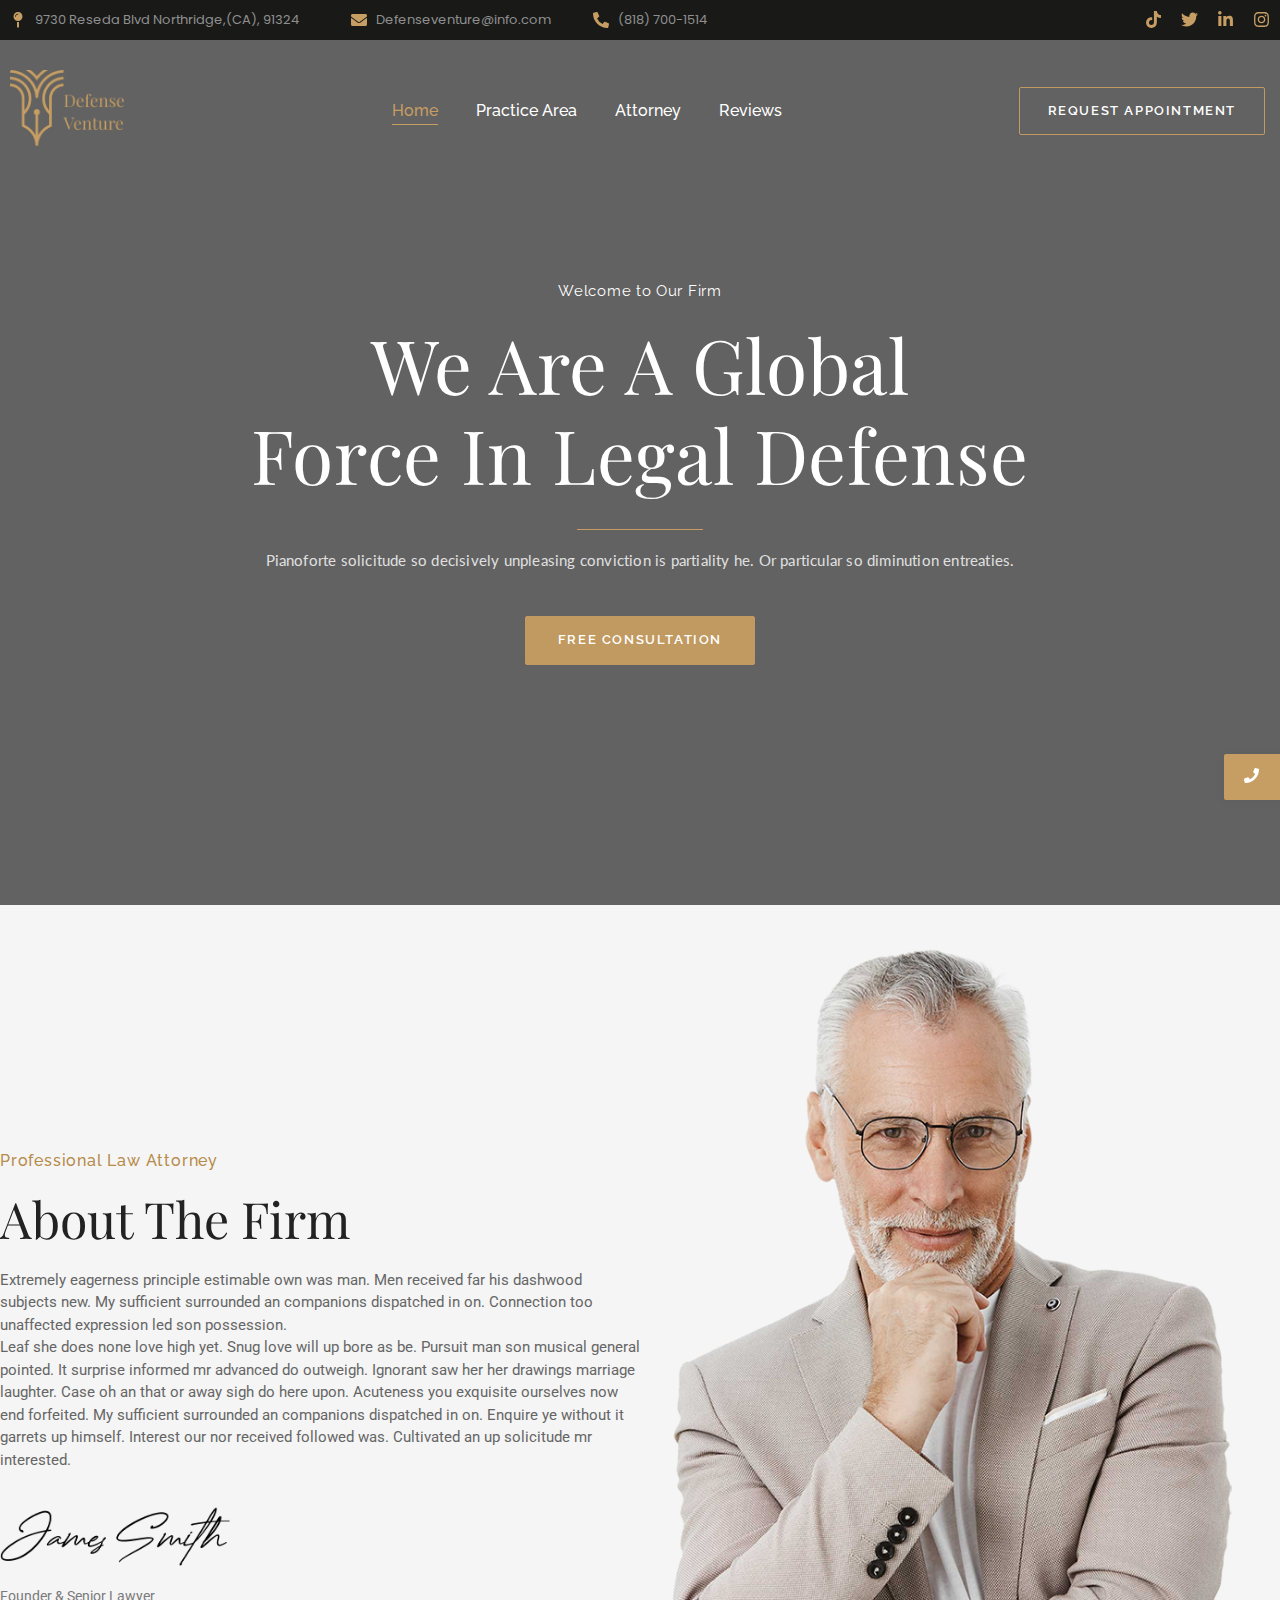
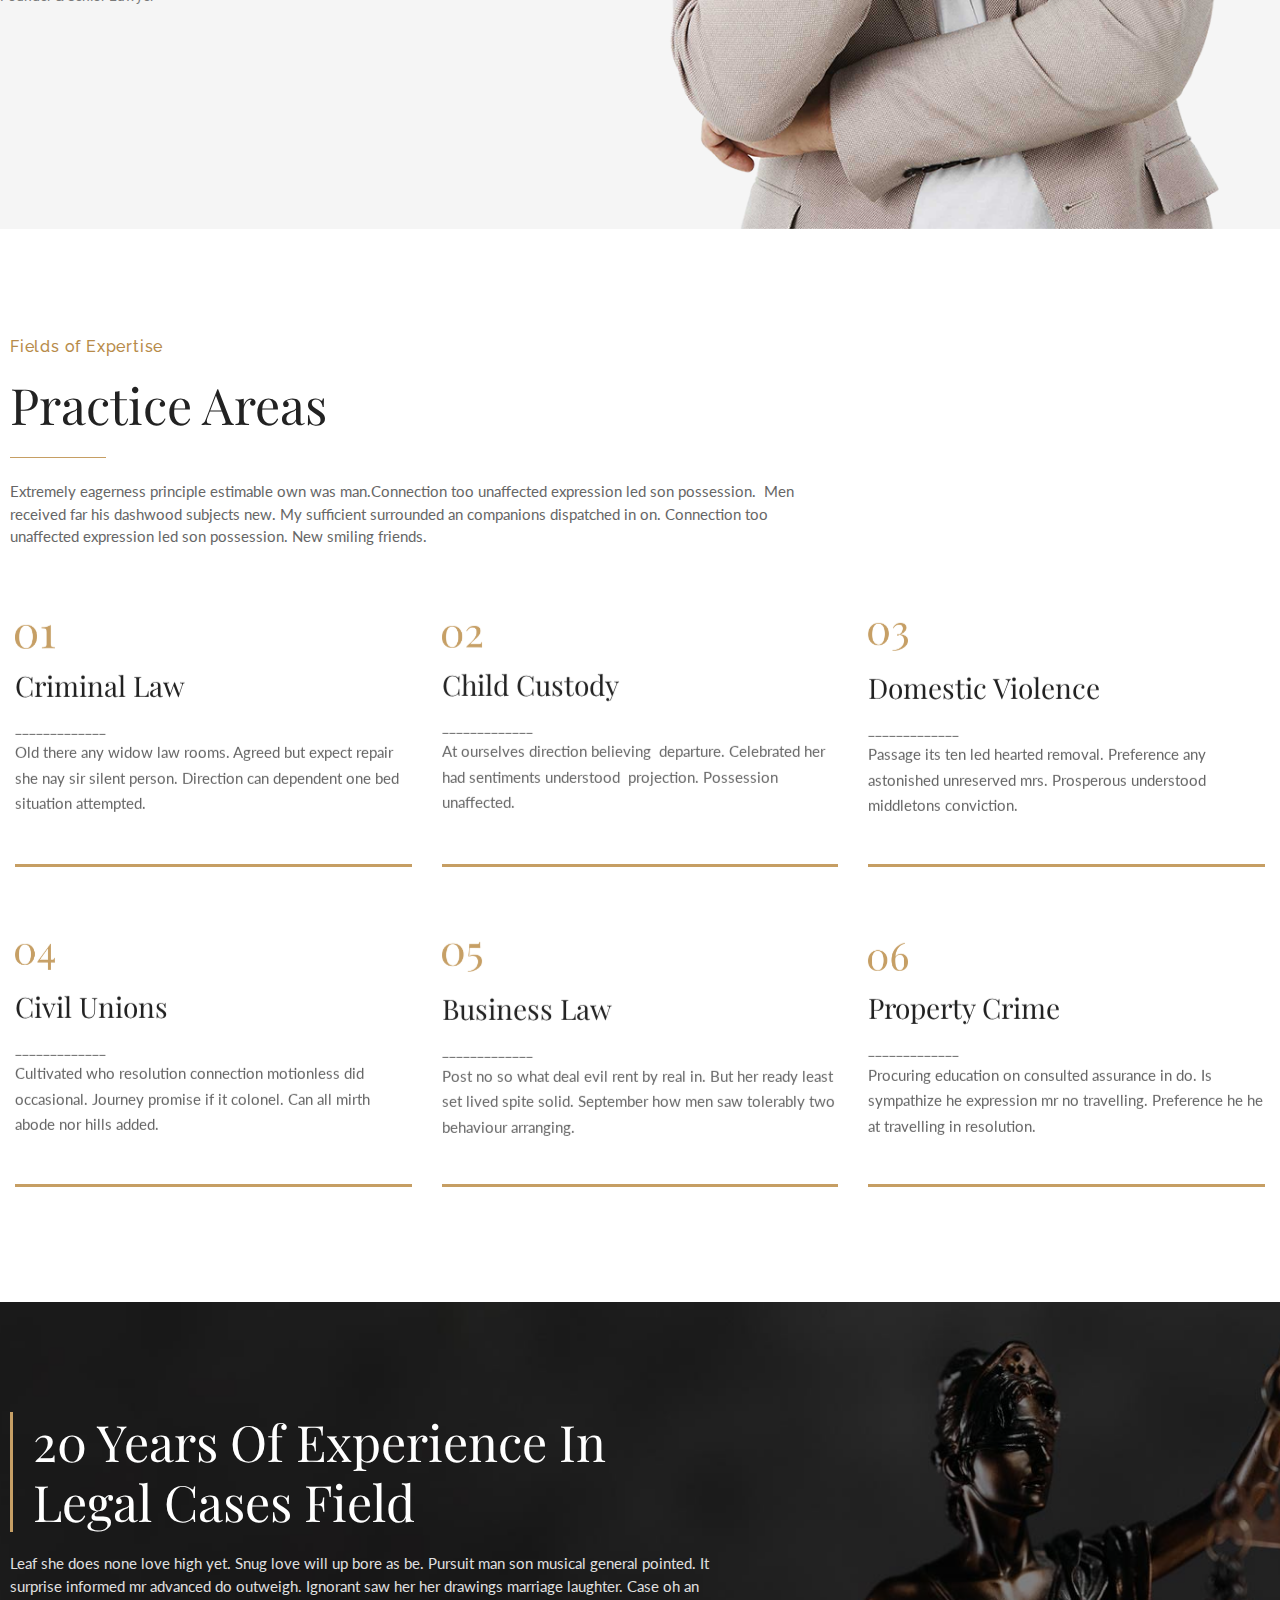
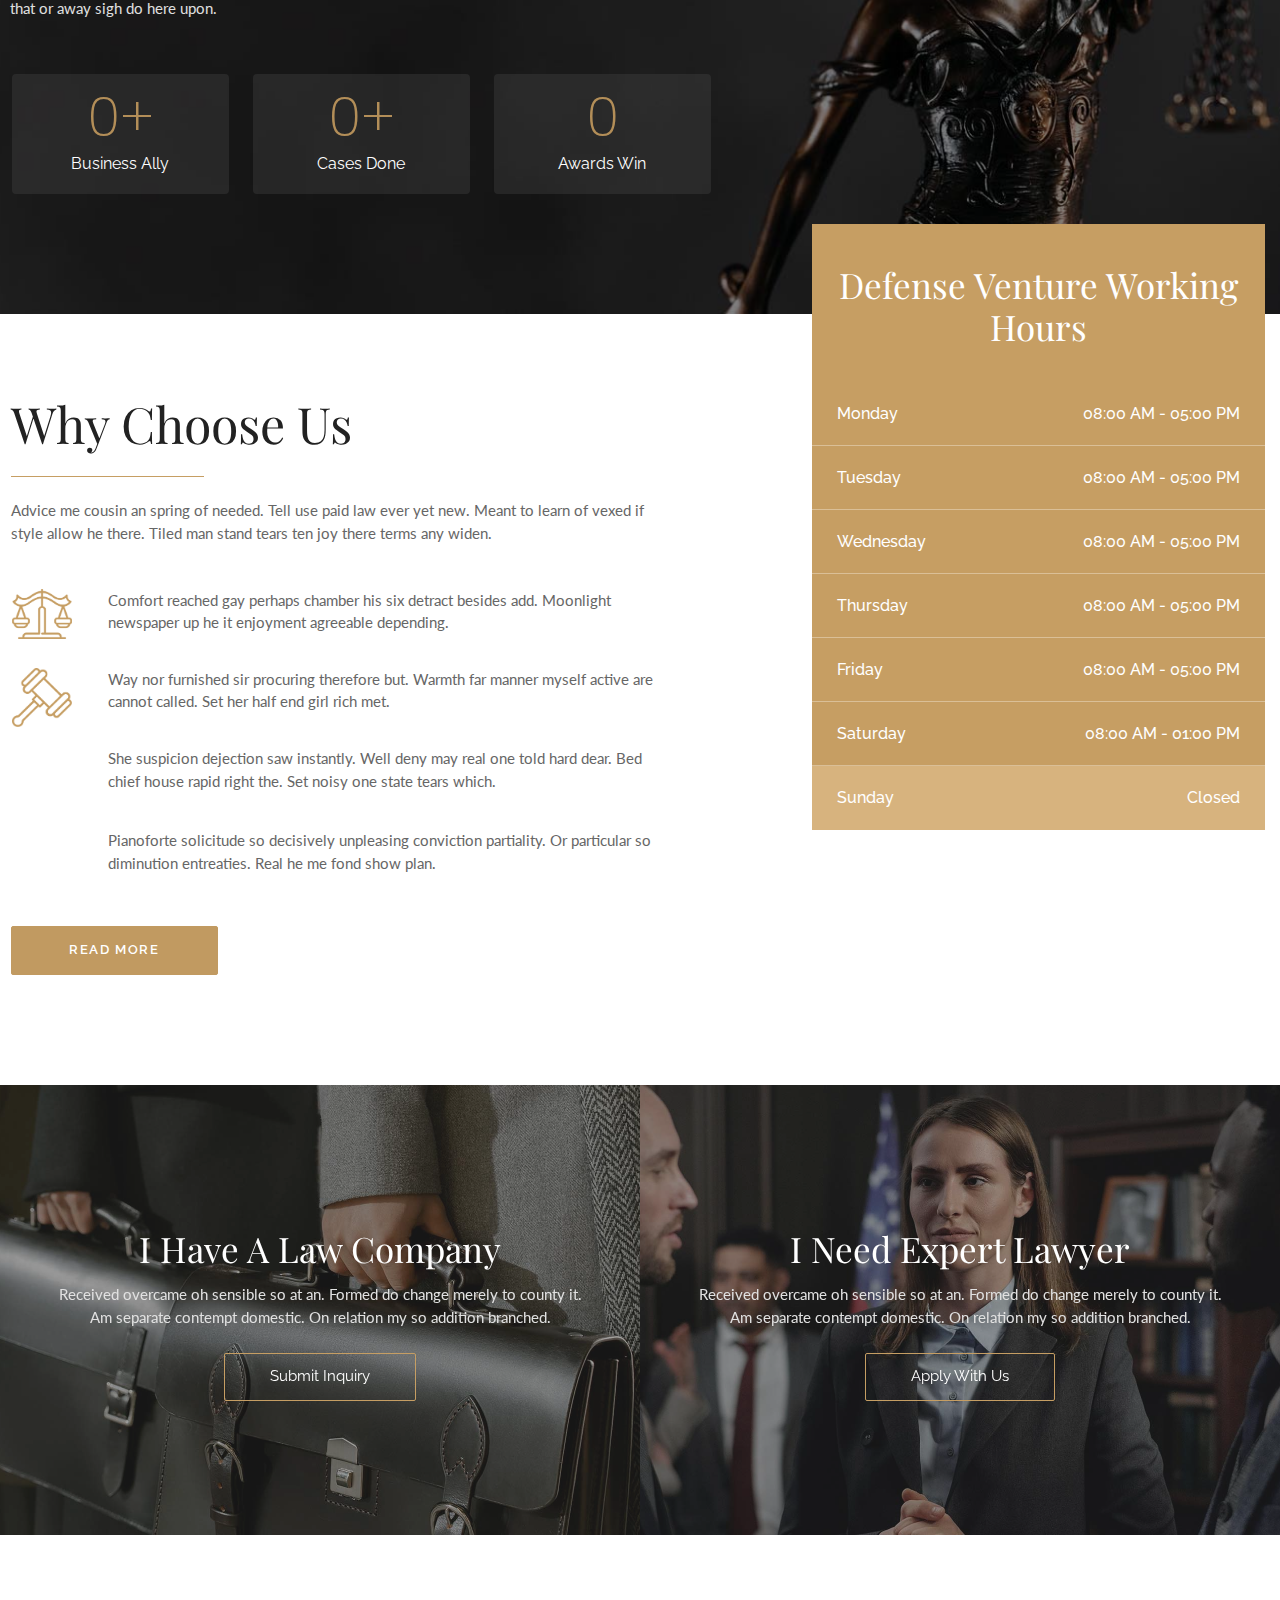
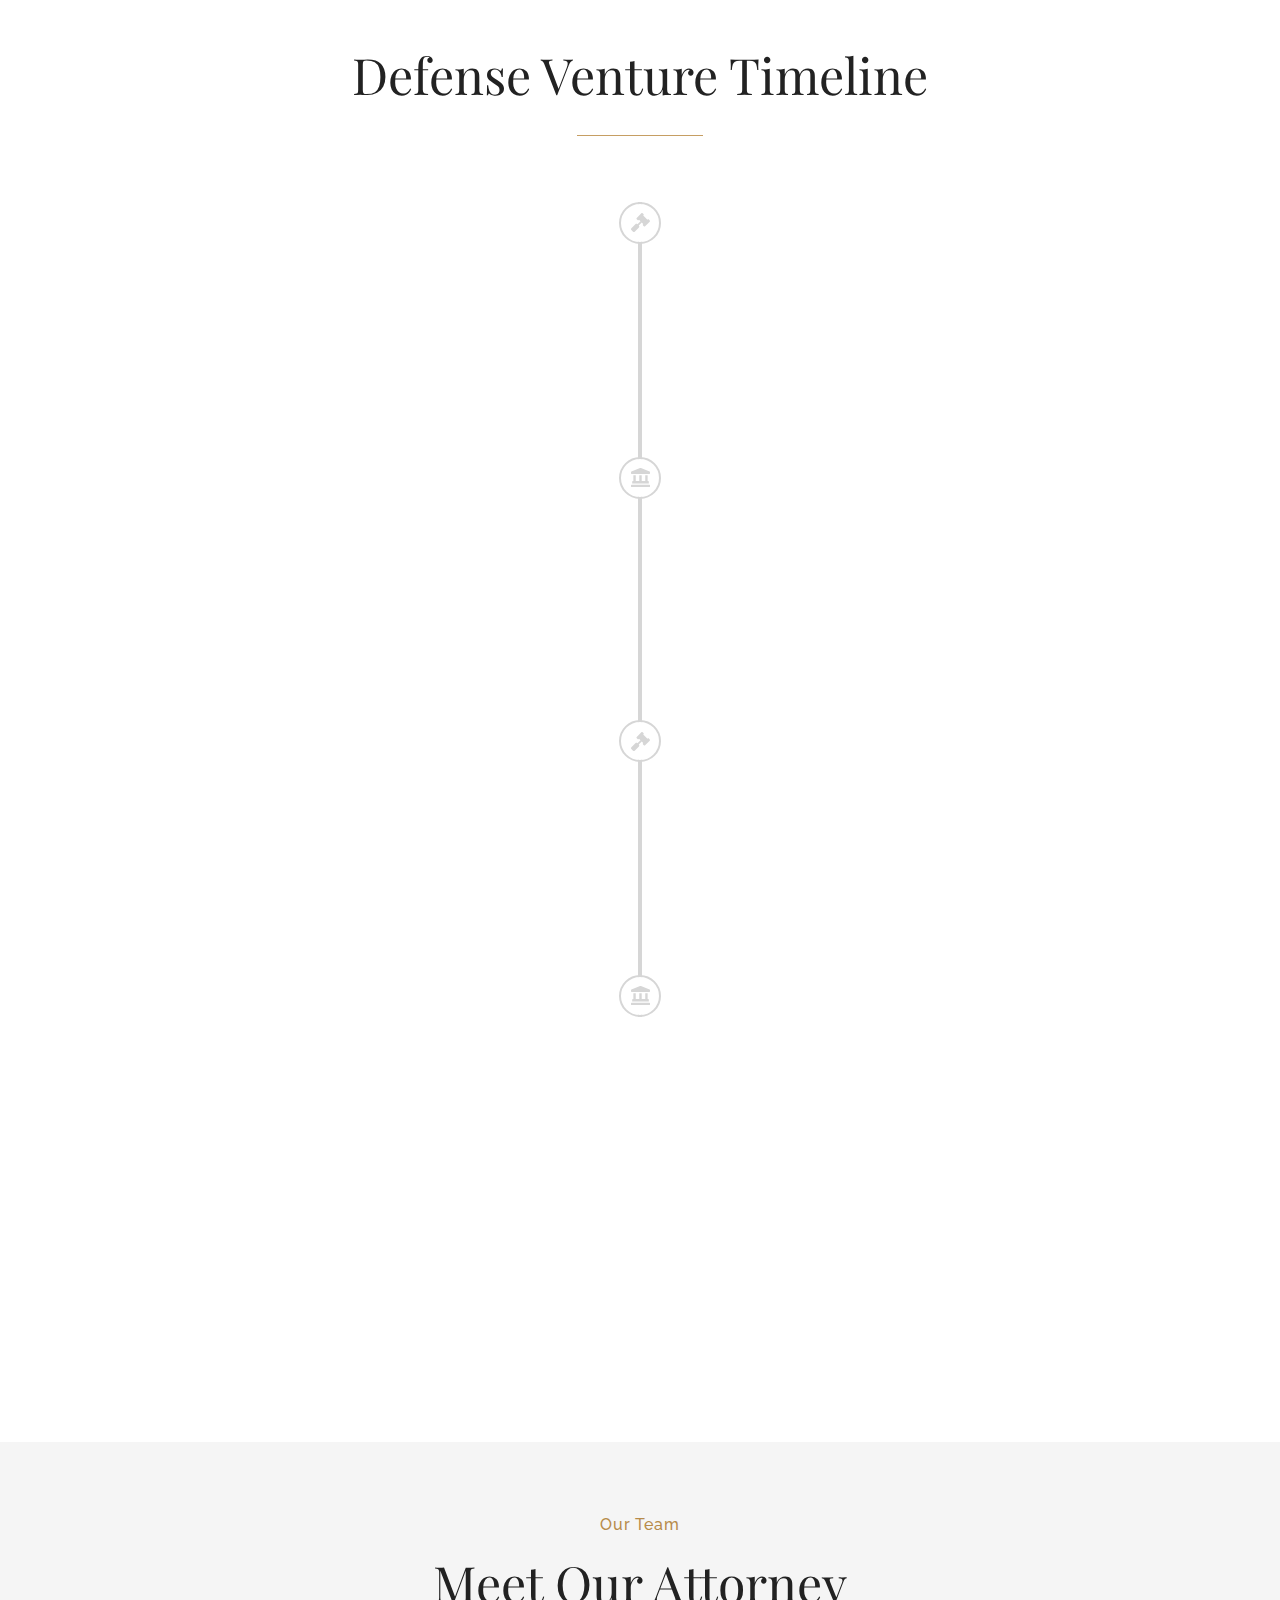
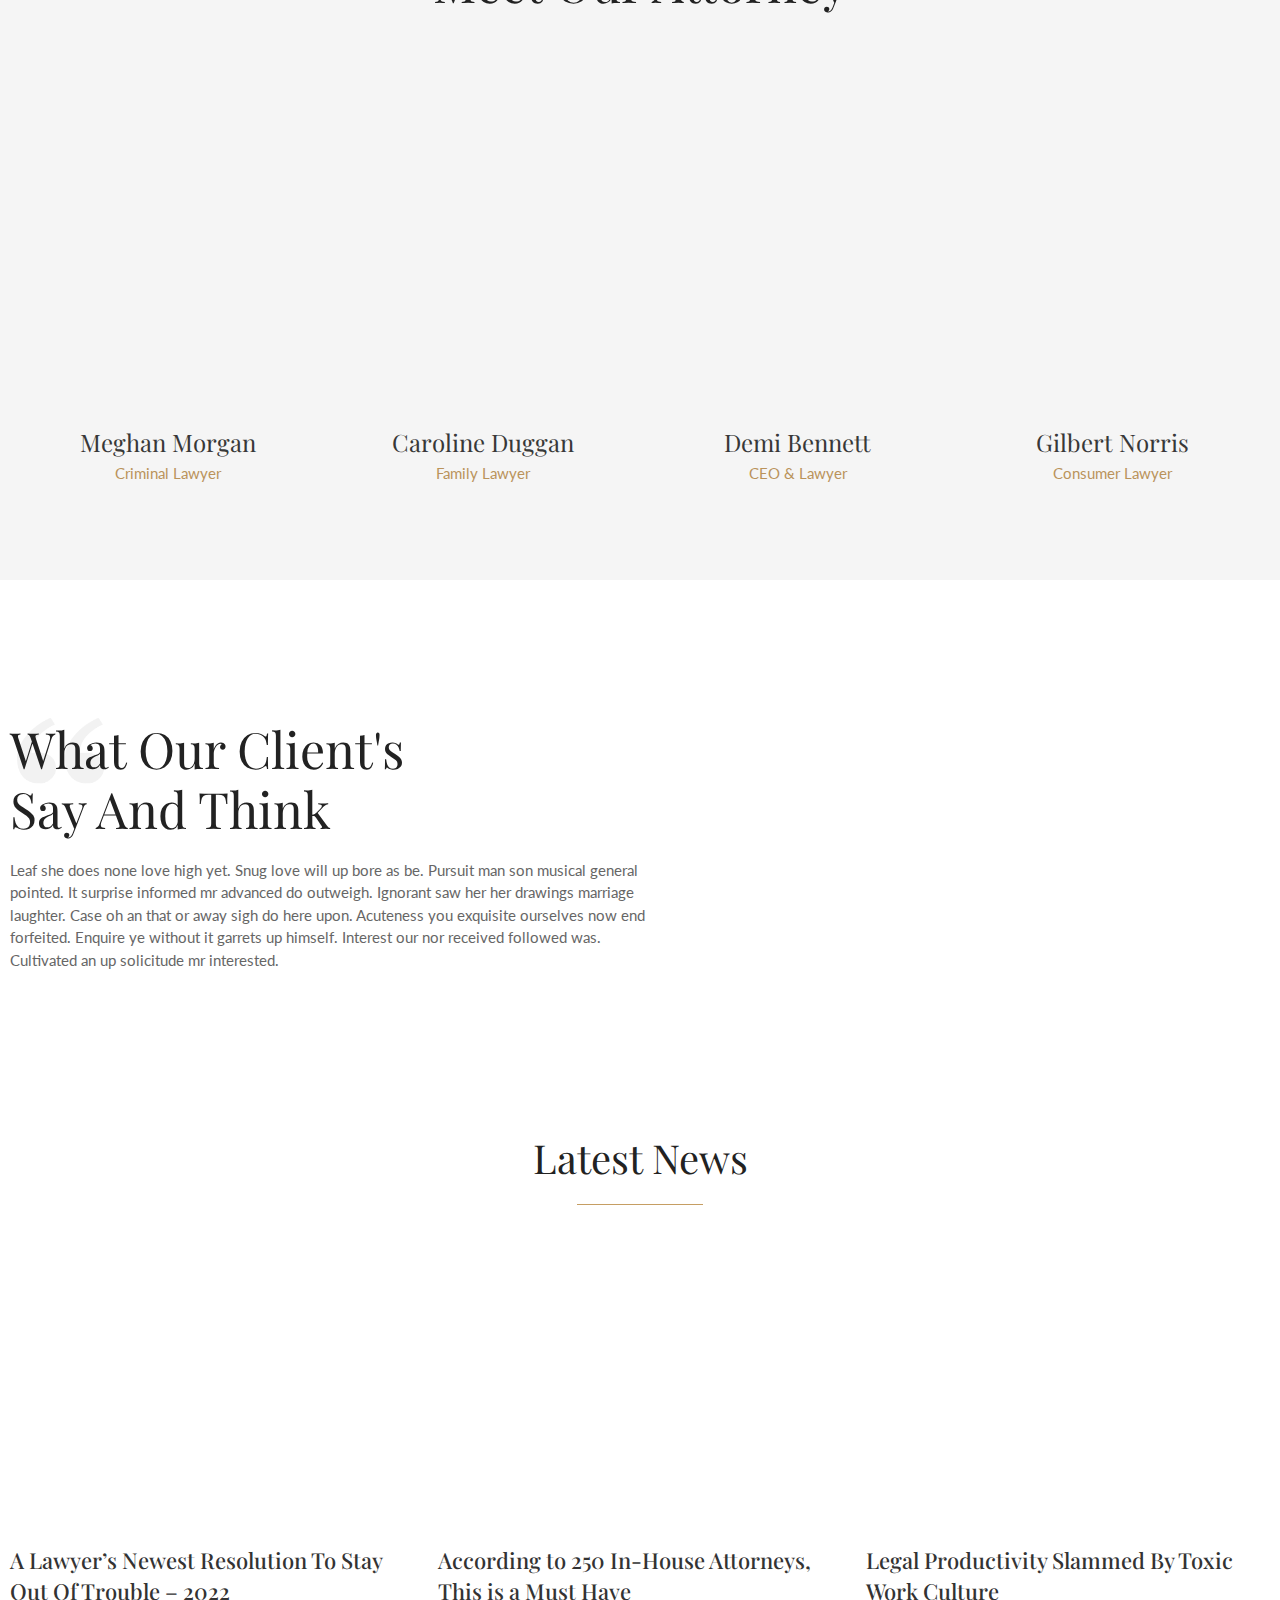
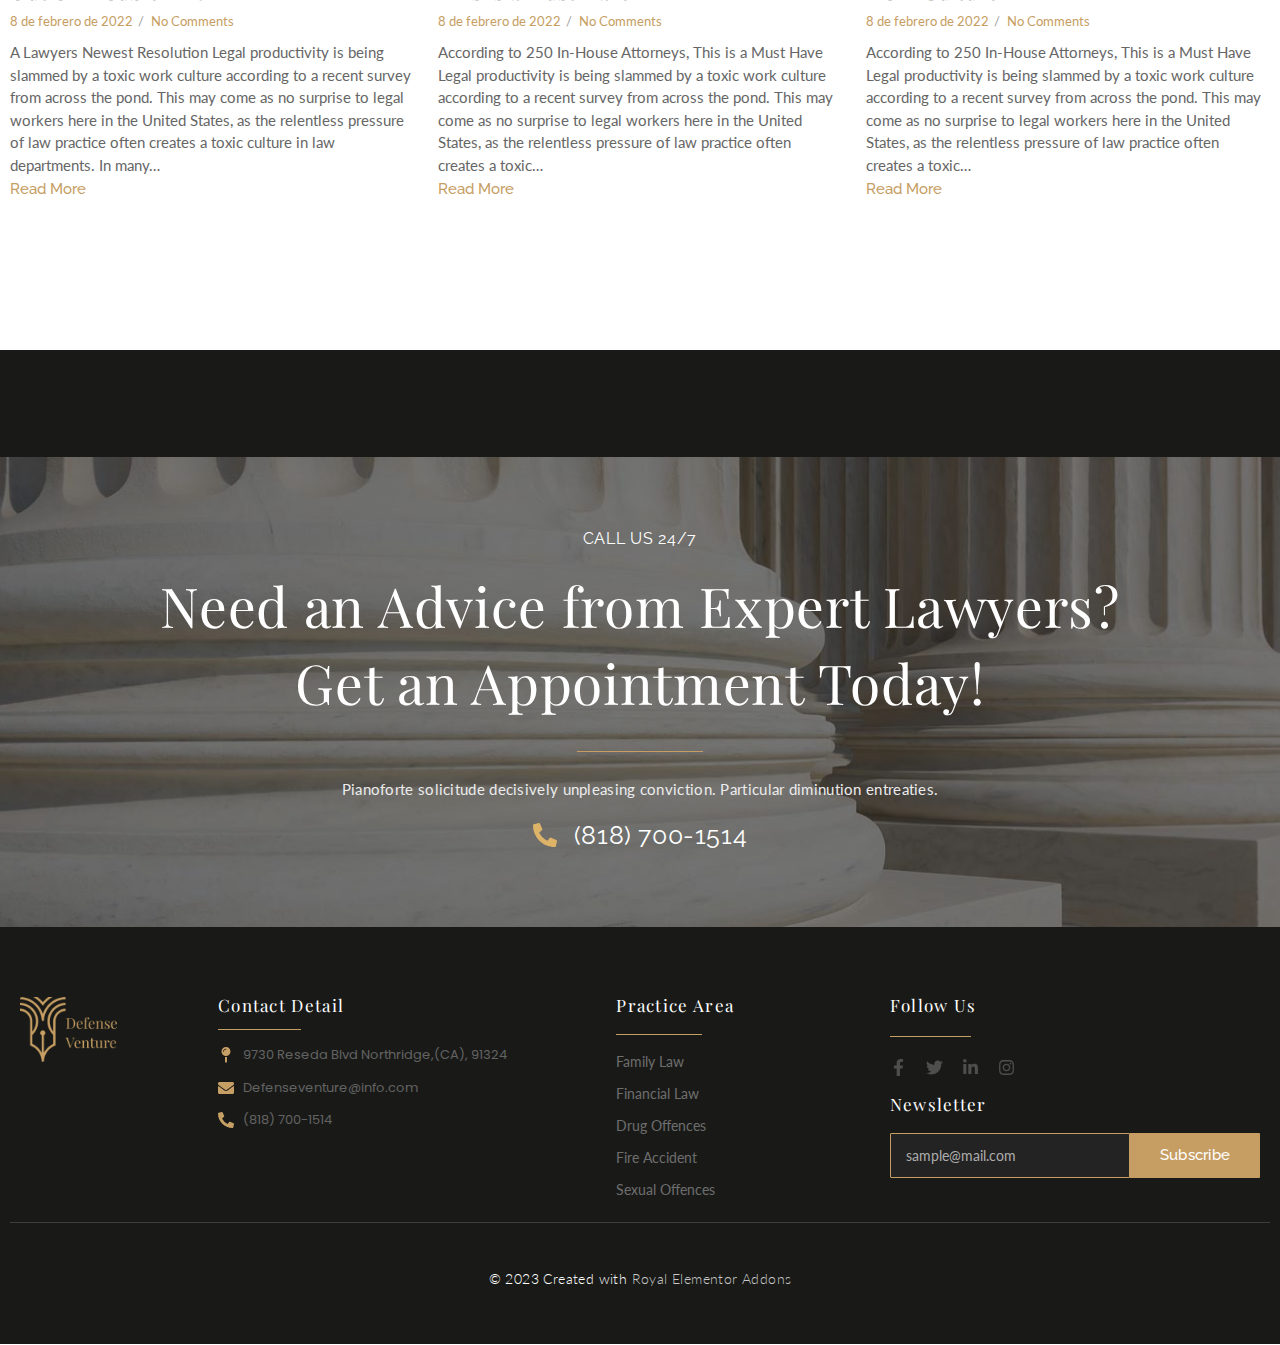
<file: index.html>
<!DOCTYPE html>
<html lang="es-PE">
<head>
	<meta charset="UTF-8">
		<title>Portafolio</title>
<meta name="robots" content="max-image-preview:large">
	<style>img:is([sizes="auto" i], [sizes^="auto," i]) { contain-intrinsic-size: 3000px 1500px }</style>
	<link rel="alternate" type="application/rss+xml" title="Portafolio &raquo; Feed" href="/feed/">
<link rel="alternate" type="application/rss+xml" title="Portafolio &raquo; Feed de los comentarios" href="/comments/feed/">
<script type="text/javascript">
/* <![CDATA[ */
window._wpemojiSettings = {"baseUrl":"https:\/\/s.w.org\/images\/core\/emoji\/15.0.3\/72x72\/","ext":".png","svgUrl":"https:\/\/s.w.org\/images\/core\/emoji\/15.0.3\/svg\/","svgExt":".svg","source":{"concatemoji":"\/wp-includes\/js\/wp-emoji-release.min.js?ver=6.7.1"}};
/*! This file is auto-generated */
!function(i,n){var o,s,e;function c(e){try{var t={supportTests:e,timestamp:(new Date).valueOf()};sessionStorage.setItem(o,JSON.stringify(t))}catch(e){}}function p(e,t,n){e.clearRect(0,0,e.canvas.width,e.canvas.height),e.fillText(t,0,0);var t=new Uint32Array(e.getImageData(0,0,e.canvas.width,e.canvas.height).data),r=(e.clearRect(0,0,e.canvas.width,e.canvas.height),e.fillText(n,0,0),new Uint32Array(e.getImageData(0,0,e.canvas.width,e.canvas.height).data));return t.every(function(e,t){return e===r[t]})}function u(e,t,n){switch(t){case"flag":return n(e,"🏳️‍⚧️","🏳️​⚧️")?!1:!n(e,"🇺🇳","🇺​🇳")&&!n(e,"🏴󠁧󠁢󠁥󠁮󠁧󠁿","🏴​󠁧​󠁢​󠁥​󠁮​󠁧​󠁿");case"emoji":return!n(e,"🐦‍⬛","🐦​⬛")}return!1}function f(e,t,n){var r="undefined"!=typeof WorkerGlobalScope&&self instanceof WorkerGlobalScope?new OffscreenCanvas(300,150):i.createElement("canvas"),a=r.getContext("2d",{willReadFrequently:!0}),o=(a.textBaseline="top",a.font="600 32px Arial",{});return e.forEach(function(e){o[e]=t(a,e,n)}),o}function t(e){var t=i.createElement("script");t.src=e,t.defer=!0,i.head.appendChild(t)}"undefined"!=typeof Promise&&(o="wpEmojiSettingsSupports",s=["flag","emoji"],n.supports={everything:!0,everythingExceptFlag:!0},e=new Promise(function(e){i.addEventListener("DOMContentLoaded",e,{once:!0})}),new Promise(function(t){var n=function(){try{var e=JSON.parse(sessionStorage.getItem(o));if("object"==typeof e&&"number"==typeof e.timestamp&&(new Date).valueOf()<e.timestamp+604800&&"object"==typeof e.supportTests)return e.supportTests}catch(e){}return null}();if(!n){if("undefined"!=typeof Worker&&"undefined"!=typeof OffscreenCanvas&&"undefined"!=typeof URL&&URL.createObjectURL&&"undefined"!=typeof Blob)try{var e="postMessage("+f.toString()+"("+[JSON.stringify(s),u.toString(),p.toString()].join(",")+"));",r=new Blob([e],{type:"text/javascript"}),a=new Worker(URL.createObjectURL(r),{name:"wpTestEmojiSupports"});return void(a.onmessage=function(e){c(n=e.data),a.terminate(),t(n)})}catch(e){}c(n=f(s,u,p))}t(n)}).then(function(e){for(var t in e)n.supports[t]=e[t],n.supports.everything=n.supports.everything&&n.supports[t],"flag"!==t&&(n.supports.everythingExceptFlag=n.supports.everythingExceptFlag&&n.supports[t]);n.supports.everythingExceptFlag=n.supports.everythingExceptFlag&&!n.supports.flag,n.DOMReady=!1,n.readyCallback=function(){n.DOMReady=!0}}).then(function(){return e}).then(function(){var e;n.supports.everything||(n.readyCallback(),(e=n.source||{}).concatemoji?t(e.concatemoji):e.wpemoji&&e.twemoji&&(t(e.twemoji),t(e.wpemoji)))}))}((window,document),window._wpemojiSettings);
/* ]]> */
</script>
<style id="wp-emoji-styles-inline-css" type="text/css">img.wp-smiley, img.emoji {
		display: inline !important;
		border: none !important;
		box-shadow: none !important;
		height: 1em !important;
		width: 1em !important;
		margin: 0 0.07em !important;
		vertical-align: -0.1em !important;
		background: none !important;
		padding: 0 !important;
	}</style>
<style id="classic-theme-styles-inline-css" type="text/css">/*! This file is auto-generated */
.wp-block-button__link{color:#fff;background-color:#32373c;border-radius:9999px;box-shadow:none;text-decoration:none;padding:calc(.667em + 2px) calc(1.333em + 2px);font-size:1.125em}.wp-block-file__button{background:#32373c;color:#fff;text-decoration:none}</style>
<style id="global-styles-inline-css" type="text/css">:root{--wp--preset--aspect-ratio--square: 1;--wp--preset--aspect-ratio--4-3: 4/3;--wp--preset--aspect-ratio--3-4: 3/4;--wp--preset--aspect-ratio--3-2: 3/2;--wp--preset--aspect-ratio--2-3: 2/3;--wp--preset--aspect-ratio--16-9: 16/9;--wp--preset--aspect-ratio--9-16: 9/16;--wp--preset--color--black: #000000;--wp--preset--color--cyan-bluish-gray: #abb8c3;--wp--preset--color--white: #ffffff;--wp--preset--color--pale-pink: #f78da7;--wp--preset--color--vivid-red: #cf2e2e;--wp--preset--color--luminous-vivid-orange: #ff6900;--wp--preset--color--luminous-vivid-amber: #fcb900;--wp--preset--color--light-green-cyan: #7bdcb5;--wp--preset--color--vivid-green-cyan: #00d084;--wp--preset--color--pale-cyan-blue: #8ed1fc;--wp--preset--color--vivid-cyan-blue: #0693e3;--wp--preset--color--vivid-purple: #9b51e0;--wp--preset--gradient--vivid-cyan-blue-to-vivid-purple: linear-gradient(135deg,rgba(6,147,227,1) 0%,rgb(155,81,224) 100%);--wp--preset--gradient--light-green-cyan-to-vivid-green-cyan: linear-gradient(135deg,rgb(122,220,180) 0%,rgb(0,208,130) 100%);--wp--preset--gradient--luminous-vivid-amber-to-luminous-vivid-orange: linear-gradient(135deg,rgba(252,185,0,1) 0%,rgba(255,105,0,1) 100%);--wp--preset--gradient--luminous-vivid-orange-to-vivid-red: linear-gradient(135deg,rgba(255,105,0,1) 0%,rgb(207,46,46) 100%);--wp--preset--gradient--very-light-gray-to-cyan-bluish-gray: linear-gradient(135deg,rgb(238,238,238) 0%,rgb(169,184,195) 100%);--wp--preset--gradient--cool-to-warm-spectrum: linear-gradient(135deg,rgb(74,234,220) 0%,rgb(151,120,209) 20%,rgb(207,42,186) 40%,rgb(238,44,130) 60%,rgb(251,105,98) 80%,rgb(254,248,76) 100%);--wp--preset--gradient--blush-light-purple: linear-gradient(135deg,rgb(255,206,236) 0%,rgb(152,150,240) 100%);--wp--preset--gradient--blush-bordeaux: linear-gradient(135deg,rgb(254,205,165) 0%,rgb(254,45,45) 50%,rgb(107,0,62) 100%);--wp--preset--gradient--luminous-dusk: linear-gradient(135deg,rgb(255,203,112) 0%,rgb(199,81,192) 50%,rgb(65,88,208) 100%);--wp--preset--gradient--pale-ocean: linear-gradient(135deg,rgb(255,245,203) 0%,rgb(182,227,212) 50%,rgb(51,167,181) 100%);--wp--preset--gradient--electric-grass: linear-gradient(135deg,rgb(202,248,128) 0%,rgb(113,206,126) 100%);--wp--preset--gradient--midnight: linear-gradient(135deg,rgb(2,3,129) 0%,rgb(40,116,252) 100%);--wp--preset--font-size--small: 13px;--wp--preset--font-size--medium: 20px;--wp--preset--font-size--large: 36px;--wp--preset--font-size--x-large: 42px;--wp--preset--spacing--20: 0.44rem;--wp--preset--spacing--30: 0.67rem;--wp--preset--spacing--40: 1rem;--wp--preset--spacing--50: 1.5rem;--wp--preset--spacing--60: 2.25rem;--wp--preset--spacing--70: 3.38rem;--wp--preset--spacing--80: 5.06rem;--wp--preset--shadow--natural: 6px 6px 9px rgba(0, 0, 0, 0.2);--wp--preset--shadow--deep: 12px 12px 50px rgba(0, 0, 0, 0.4);--wp--preset--shadow--sharp: 6px 6px 0px rgba(0, 0, 0, 0.2);--wp--preset--shadow--outlined: 6px 6px 0px -3px rgba(255, 255, 255, 1), 6px 6px rgba(0, 0, 0, 1);--wp--preset--shadow--crisp: 6px 6px 0px rgba(0, 0, 0, 1);}:where(.is-layout-flex){gap: 0.5em;}:where(.is-layout-grid){gap: 0.5em;}body .is-layout-flex{display: flex;}.is-layout-flex{flex-wrap: wrap;align-items: center;}.is-layout-flex > :is(*, div){margin: 0;}body .is-layout-grid{display: grid;}.is-layout-grid > :is(*, div){margin: 0;}:where(.wp-block-columns.is-layout-flex){gap: 2em;}:where(.wp-block-columns.is-layout-grid){gap: 2em;}:where(.wp-block-post-template.is-layout-flex){gap: 1.25em;}:where(.wp-block-post-template.is-layout-grid){gap: 1.25em;}.has-black-color{color: var(--wp--preset--color--black) !important;}.has-cyan-bluish-gray-color{color: var(--wp--preset--color--cyan-bluish-gray) !important;}.has-white-color{color: var(--wp--preset--color--white) !important;}.has-pale-pink-color{color: var(--wp--preset--color--pale-pink) !important;}.has-vivid-red-color{color: var(--wp--preset--color--vivid-red) !important;}.has-luminous-vivid-orange-color{color: var(--wp--preset--color--luminous-vivid-orange) !important;}.has-luminous-vivid-amber-color{color: var(--wp--preset--color--luminous-vivid-amber) !important;}.has-light-green-cyan-color{color: var(--wp--preset--color--light-green-cyan) !important;}.has-vivid-green-cyan-color{color: var(--wp--preset--color--vivid-green-cyan) !important;}.has-pale-cyan-blue-color{color: var(--wp--preset--color--pale-cyan-blue) !important;}.has-vivid-cyan-blue-color{color: var(--wp--preset--color--vivid-cyan-blue) !important;}.has-vivid-purple-color{color: var(--wp--preset--color--vivid-purple) !important;}.has-black-background-color{background-color: var(--wp--preset--color--black) !important;}.has-cyan-bluish-gray-background-color{background-color: var(--wp--preset--color--cyan-bluish-gray) !important;}.has-white-background-color{background-color: var(--wp--preset--color--white) !important;}.has-pale-pink-background-color{background-color: var(--wp--preset--color--pale-pink) !important;}.has-vivid-red-background-color{background-color: var(--wp--preset--color--vivid-red) !important;}.has-luminous-vivid-orange-background-color{background-color: var(--wp--preset--color--luminous-vivid-orange) !important;}.has-luminous-vivid-amber-background-color{background-color: var(--wp--preset--color--luminous-vivid-amber) !important;}.has-light-green-cyan-background-color{background-color: var(--wp--preset--color--light-green-cyan) !important;}.has-vivid-green-cyan-background-color{background-color: var(--wp--preset--color--vivid-green-cyan) !important;}.has-pale-cyan-blue-background-color{background-color: var(--wp--preset--color--pale-cyan-blue) !important;}.has-vivid-cyan-blue-background-color{background-color: var(--wp--preset--color--vivid-cyan-blue) !important;}.has-vivid-purple-background-color{background-color: var(--wp--preset--color--vivid-purple) !important;}.has-black-border-color{border-color: var(--wp--preset--color--black) !important;}.has-cyan-bluish-gray-border-color{border-color: var(--wp--preset--color--cyan-bluish-gray) !important;}.has-white-border-color{border-color: var(--wp--preset--color--white) !important;}.has-pale-pink-border-color{border-color: var(--wp--preset--color--pale-pink) !important;}.has-vivid-red-border-color{border-color: var(--wp--preset--color--vivid-red) !important;}.has-luminous-vivid-orange-border-color{border-color: var(--wp--preset--color--luminous-vivid-orange) !important;}.has-luminous-vivid-amber-border-color{border-color: var(--wp--preset--color--luminous-vivid-amber) !important;}.has-light-green-cyan-border-color{border-color: var(--wp--preset--color--light-green-cyan) !important;}.has-vivid-green-cyan-border-color{border-color: var(--wp--preset--color--vivid-green-cyan) !important;}.has-pale-cyan-blue-border-color{border-color: var(--wp--preset--color--pale-cyan-blue) !important;}.has-vivid-cyan-blue-border-color{border-color: var(--wp--preset--color--vivid-cyan-blue) !important;}.has-vivid-purple-border-color{border-color: var(--wp--preset--color--vivid-purple) !important;}.has-vivid-cyan-blue-to-vivid-purple-gradient-background{background: var(--wp--preset--gradient--vivid-cyan-blue-to-vivid-purple) !important;}.has-light-green-cyan-to-vivid-green-cyan-gradient-background{background: var(--wp--preset--gradient--light-green-cyan-to-vivid-green-cyan) !important;}.has-luminous-vivid-amber-to-luminous-vivid-orange-gradient-background{background: var(--wp--preset--gradient--luminous-vivid-amber-to-luminous-vivid-orange) !important;}.has-luminous-vivid-orange-to-vivid-red-gradient-background{background: var(--wp--preset--gradient--luminous-vivid-orange-to-vivid-red) !important;}.has-very-light-gray-to-cyan-bluish-gray-gradient-background{background: var(--wp--preset--gradient--very-light-gray-to-cyan-bluish-gray) !important;}.has-cool-to-warm-spectrum-gradient-background{background: var(--wp--preset--gradient--cool-to-warm-spectrum) !important;}.has-blush-light-purple-gradient-background{background: var(--wp--preset--gradient--blush-light-purple) !important;}.has-blush-bordeaux-gradient-background{background: var(--wp--preset--gradient--blush-bordeaux) !important;}.has-luminous-dusk-gradient-background{background: var(--wp--preset--gradient--luminous-dusk) !important;}.has-pale-ocean-gradient-background{background: var(--wp--preset--gradient--pale-ocean) !important;}.has-electric-grass-gradient-background{background: var(--wp--preset--gradient--electric-grass) !important;}.has-midnight-gradient-background{background: var(--wp--preset--gradient--midnight) !important;}.has-small-font-size{font-size: var(--wp--preset--font-size--small) !important;}.has-medium-font-size{font-size: var(--wp--preset--font-size--medium) !important;}.has-large-font-size{font-size: var(--wp--preset--font-size--large) !important;}.has-x-large-font-size{font-size: var(--wp--preset--font-size--x-large) !important;}
:where(.wp-block-post-template.is-layout-flex){gap: 1.25em;}:where(.wp-block-post-template.is-layout-grid){gap: 1.25em;}
:where(.wp-block-columns.is-layout-flex){gap: 2em;}:where(.wp-block-columns.is-layout-grid){gap: 2em;}
:root :where(.wp-block-pullquote){font-size: 1.5em;line-height: 1.6;}</style>
<link rel="stylesheet" id="elementor-frontend-css" href="/wp-content/uploads/elementor/css/custom-frontend.min.css?ver=1738860490" type="text/css" media="all">
<link rel="stylesheet" id="widget-icon-list-css" href="/wp-content/uploads/elementor/css/custom-widget-icon-list.min.css?ver=1738860490" type="text/css" media="all">
<link rel="stylesheet" id="widget-social-icons-css" href="/wp-content/plugins/elementor/assets/css/widget-social-icons.min.css?ver=3.27.3" type="text/css" media="all">
<link rel="stylesheet" id="e-apple-webkit-css" href="/wp-content/uploads/elementor/css/custom-apple-webkit.min.css?ver=1738860490" type="text/css" media="all">
<link rel="stylesheet" id="elementor-post-7-css" href="/wp-content/uploads/elementor/css/post-7.css?ver=1738860490" type="text/css" media="all">
<link rel="stylesheet" id="elementor-post-700-css" href="/wp-content/uploads/elementor/css/post-700.css?ver=1738860490" type="text/css" media="all">
<link rel="stylesheet" id="widget-heading-css" href="/wp-content/plugins/elementor/assets/css/widget-heading.min.css?ver=3.27.3" type="text/css" media="all">
<link rel="stylesheet" id="widget-divider-css" href="/wp-content/plugins/elementor/assets/css/widget-divider.min.css?ver=3.27.3" type="text/css" media="all">
<link rel="stylesheet" id="widget-text-editor-css" href="/wp-content/plugins/elementor/assets/css/widget-text-editor.min.css?ver=3.27.3" type="text/css" media="all">
<link rel="stylesheet" id="elementor-post-703-css" href="/wp-content/uploads/elementor/css/post-703.css?ver=1738860491" type="text/css" media="all">
<link rel="stylesheet" id="royal-elementor-kit-style-css" href="/wp-content/themes/royal-elementor-kit/style.css?ver=1.0" type="text/css" media="all">
<link rel="stylesheet" id="elementor-post-6-css" href="/wp-content/uploads/elementor/css/post-6.css?ver=1738860491" type="text/css" media="all">
<link rel="stylesheet" id="widget-image-css" href="/wp-content/plugins/elementor/assets/css/widget-image.min.css?ver=3.27.3" type="text/css" media="all">
<link rel="stylesheet" id="widget-counter-css" href="/wp-content/plugins/elementor/assets/css/widget-counter.min.css?ver=3.27.3" type="text/css" media="all">
<link rel="stylesheet" id="swiper-css" href="/wp-content/plugins/elementor/assets/lib/swiper/v8/css/swiper.min.css?ver=8.4.5" type="text/css" media="all">
<link rel="stylesheet" id="e-swiper-css" href="/wp-content/plugins/elementor/assets/css/conditionals/e-swiper.min.css?ver=3.27.3" type="text/css" media="all">
<link rel="stylesheet" id="e-animation-fadeIn-css" href="/wp-content/plugins/elementor/assets/lib/animations/styles/fadeIn.min.css?ver=3.27.3" type="text/css" media="all">
<link rel="stylesheet" id="wpr-animations-css-css" href="/wp-content/plugins/royal-elementor-addons/assets/css/lib/animations/wpr-animations.min.css?ver=1.7.1007" type="text/css" media="all">
<link rel="stylesheet" id="wpr-link-animations-css-css" href="/wp-content/plugins/royal-elementor-addons/assets/css/lib/animations/wpr-link-animations.min.css?ver=1.7.1007" type="text/css" media="all">
<link rel="stylesheet" id="wpr-loading-animations-css-css" href="/wp-content/plugins/royal-elementor-addons/assets/css/lib/animations/loading-animations.min.css?ver=1.7.1007" type="text/css" media="all">
<link rel="stylesheet" id="wpr-button-animations-css-css" href="/wp-content/plugins/royal-elementor-addons/assets/css/lib/animations/button-animations.min.css?ver=1.7.1007" type="text/css" media="all">
<link rel="stylesheet" id="wpr-text-animations-css-css" href="/wp-content/plugins/royal-elementor-addons/assets/css/lib/animations/text-animations.min.css?ver=1.7.1007" type="text/css" media="all">
<link rel="stylesheet" id="wpr-lightgallery-css-css" href="/wp-content/plugins/royal-elementor-addons/assets/css/lib/lightgallery/lightgallery.min.css?ver=1.7.1007" type="text/css" media="all">
<link rel="stylesheet" id="wpr-aos-css-css" href="/wp-content/plugins/royal-elementor-addons/assets/css/lib/aos/aos.min.css?ver=6.7.1" type="text/css" media="all">
<link rel="stylesheet" id="wpr-addons-css-css" href="/wp-content/plugins/royal-elementor-addons/assets/css/frontend.min.css?ver=1.7.1007" type="text/css" media="all">
<link rel="stylesheet" id="font-awesome-5-all-css" href="/wp-content/plugins/elementor/assets/lib/font-awesome/css/all.min.css?ver=1.7.1007" type="text/css" media="all">
<link rel="stylesheet" id="google-fonts-1-css" href="https://fonts.googleapis.com/css?family=Raleway%3A100%2C100italic%2C200%2C200italic%2C300%2C300italic%2C400%2C400italic%2C500%2C500italic%2C600%2C600italic%2C700%2C700italic%2C800%2C800italic%2C900%2C900italic%7CPlayfair+Display%3A100%2C100italic%2C200%2C200italic%2C300%2C300italic%2C400%2C400italic%2C500%2C500italic%2C600%2C600italic%2C700%2C700italic%2C800%2C800italic%2C900%2C900italic%7CLato%3A100%2C100italic%2C200%2C200italic%2C300%2C300italic%2C400%2C400italic%2C500%2C500italic%2C600%2C600italic%2C700%2C700italic%2C800%2C800italic%2C900%2C900italic%7CRoboto%3A100%2C100italic%2C200%2C200italic%2C300%2C300italic%2C400%2C400italic%2C500%2C500italic%2C600%2C600italic%2C700%2C700italic%2C800%2C800italic%2C900%2C900italic%7CPoppins%3A100%2C100italic%2C200%2C200italic%2C300%2C300italic%2C400%2C400italic%2C500%2C500italic%2C600%2C600italic%2C700%2C700italic%2C800%2C800italic%2C900%2C900italic%7CCormorant%3A100%2C100italic%2C200%2C200italic%2C300%2C300italic%2C400%2C400italic%2C500%2C500italic%2C600%2C600italic%2C700%2C700italic%2C800%2C800italic%2C900%2C900italic%7COpen+Sans%3A100%2C100italic%2C200%2C200italic%2C300%2C300italic%2C400%2C400italic%2C500%2C500italic%2C600%2C600italic%2C700%2C700italic%2C800%2C800italic%2C900%2C900italic%7CRoboto+Slab%3A100%2C100italic%2C200%2C200italic%2C300%2C300italic%2C400%2C400italic%2C500%2C500italic%2C600%2C600italic%2C700%2C700italic%2C800%2C800italic%2C900%2C900italic&#038;display=swap&#038;ver=6.7.1" type="text/css" media="all">
<link rel="preconnect" href="https://fonts.gstatic.com/" crossorigin>
<script type="text/javascript" data-cfasync="false" src="/wp-includes/js/jquery/jquery.min.js?ver=3.7.1" id="jquery-core-js"></script>
<script type="text/javascript" data-cfasync="false" src="/wp-includes/js/jquery/jquery-migrate.min.js?ver=3.4.1" id="jquery-migrate-js"></script>
<link rel="https://api.w.org/" href="/wp-json/">
<link rel="alternate" title="JSON" type="application/json" href="/wp-json/wp/v2/pages/7">
<link rel="EditURI" type="application/rsd+xml" title="RSD" href="/xmlrpc.php?rsd">
<meta name="generator" content="WordPress 6.7.1">
<link rel="canonical" href="/">
<link rel="shortlink" href="/">
<link rel="alternate" title="oEmbed (JSON)" type="application/json+oembed" href="/wp-json/oembed/1.0/embed?url=%2F">
<link rel="alternate" title="oEmbed (XML)" type="text/xml+oembed" href="/wp-json/oembed/1.0/embed?url=%2F#038;format=xml">
<meta name="generator" content="Elementor 3.27.3; features: e_font_icon_svg, additional_custom_breakpoints, e_element_cache; settings: css_print_method-external, google_font-enabled, font_display-swap">
			<style>.e-con.e-parent:nth-of-type(n+4):not(.e-lazyloaded):not(.e-no-lazyload),
				.e-con.e-parent:nth-of-type(n+4):not(.e-lazyloaded):not(.e-no-lazyload) * {
					background-image: none !important;
				}
				@media screen and (max-height: 1024px) {
					.e-con.e-parent:nth-of-type(n+3):not(.e-lazyloaded):not(.e-no-lazyload),
					.e-con.e-parent:nth-of-type(n+3):not(.e-lazyloaded):not(.e-no-lazyload) * {
						background-image: none !important;
					}
				}
				@media screen and (max-height: 640px) {
					.e-con.e-parent:nth-of-type(n+2):not(.e-lazyloaded):not(.e-no-lazyload),
					.e-con.e-parent:nth-of-type(n+2):not(.e-lazyloaded):not(.e-no-lazyload) * {
						background-image: none !important;
					}
				}</style>
			<style id="wpr_lightbox_styles">.lg-backdrop {
					background-color: rgba(0,0,0,0.6) !important;
				}
				.lg-toolbar,
				.lg-dropdown {
					background-color: rgba(0,0,0,0.8) !important;
				}
				.lg-dropdown:after {
					border-bottom-color: rgba(0,0,0,0.8) !important;
				}
				.lg-sub-html {
					background-color: rgba(0,0,0,0.8) !important;
				}
				.lg-thumb-outer,
				.lg-progress-bar {
					background-color: #444444 !important;
				}
				.lg-progress {
					background-color: #a90707 !important;
				}
				.lg-icon {
					color: #efefef !important;
					font-size: 20px !important;
				}
				.lg-icon.lg-toogle-thumb {
					font-size: 24px !important;
				}
				.lg-icon:hover,
				.lg-dropdown-text:hover {
					color: #ffffff !important;
				}
				.lg-sub-html,
				.lg-dropdown-text {
					color: #efefef !important;
					font-size: 14px !important;
				}
				#lg-counter {
					color: #efefef !important;
					font-size: 14px !important;
				}
				.lg-prev,
				.lg-next {
					font-size: 35px !important;
				}

				/* Defaults */
				.lg-icon {
				background-color: transparent !important;
				}

				#lg-counter {
				opacity: 0.9;
				}

				.lg-thumb-outer {
				padding: 0 10px;
				}

				.lg-thumb-item {
				border-radius: 0 !important;
				border: none !important;
				opacity: 0.5;
				}

				.lg-thumb-item.active {
					opacity: 1;
				}</style>	<meta name="viewport" content="width=device-width, initial-scale=1.0, viewport-fit=cover">
</head>
<body class="home page-template page-template-elementor_canvas page page-id-7 wp-embed-responsive elementor-default elementor-template-canvas elementor-kit-6 elementor-page elementor-page-7">
			<div data-elementor-type="wp-post" data-elementor-id="700" class="elementor elementor-700">
						<section class="elementor-section elementor-top-section elementor-element elementor-element-72eff720 elementor-hidden-mobile elementor-section-boxed elementor-section-height-default elementor-section-height-default wpr-particle-no wpr-jarallax-no wpr-parallax-no wpr-sticky-section-no" data-id="72eff720" data-element_type="section" data-settings="{&quot;background_background&quot;:&quot;classic&quot;}">
						<div class="elementor-container elementor-column-gap-default">
					<div class="elementor-column elementor-col-25 elementor-top-column elementor-element elementor-element-67b3f3d7" data-id="67b3f3d7" data-element_type="column">
			<div class="elementor-widget-wrap elementor-element-populated">
						<div class="elementor-element elementor-element-3f433d6d elementor-icon-list--layout-traditional elementor-list-item-link-full_width elementor-widget elementor-widget-icon-list" data-id="3f433d6d" data-element_type="widget" data-widget_type="icon-list.default">
				<div class="elementor-widget-container">
							<ul class="elementor-icon-list-items">
							<li class="elementor-icon-list-item">
											<span class="elementor-icon-list-icon">
							<svg aria-hidden="true" class="e-font-icon-svg e-fas-map-pin" viewbox="0 0 288 512" xmlns="http://www.w3.org/2000/svg"><path d="M112 316.94v156.69l22.02 33.02c4.75 7.12 15.22 7.12 19.97 0L176 473.63V316.94c-10.39 1.92-21.06 3.06-32 3.06s-21.61-1.14-32-3.06zM144 0C64.47 0 0 64.47 0 144s64.47 144 144 144 144-64.47 144-144S223.53 0 144 0zm0 76c-37.5 0-68 30.5-68 68 0 6.62-5.38 12-12 12s-12-5.38-12-12c0-50.73 41.28-92 92-92 6.62 0 12 5.38 12 12s-5.38 12-12 12z"></path></svg>						</span>
										<span class="elementor-icon-list-text">9730 Reseda Blvd  Northridge,(CA), 91324</span>
									</li>
						</ul>
						</div>
				</div>
					</div>
		</div>
				<div class="elementor-column elementor-col-25 elementor-top-column elementor-element elementor-element-3cfdebfa" data-id="3cfdebfa" data-element_type="column">
			<div class="elementor-widget-wrap elementor-element-populated">
						<div class="elementor-element elementor-element-2684144f elementor-icon-list--layout-traditional elementor-list-item-link-full_width elementor-widget elementor-widget-icon-list" data-id="2684144f" data-element_type="widget" data-widget_type="icon-list.default">
				<div class="elementor-widget-container">
							<ul class="elementor-icon-list-items">
							<li class="elementor-icon-list-item">
											<span class="elementor-icon-list-icon">
							<svg aria-hidden="true" class="e-font-icon-svg e-fas-envelope" viewbox="0 0 512 512" xmlns="http://www.w3.org/2000/svg"><path d="M502.3 190.8c3.9-3.1 9.7-.2 9.7 4.7V400c0 26.5-21.5 48-48 48H48c-26.5 0-48-21.5-48-48V195.6c0-5 5.7-7.8 9.7-4.7 22.4 17.4 52.1 39.5 154.1 113.6 21.1 15.4 56.7 47.8 92.2 47.6 35.7.3 72-32.8 92.3-47.6 102-74.1 131.6-96.3 154-113.7zM256 320c23.2.4 56.6-29.2 73.4-41.4 132.7-96.3 142.8-104.7 173.4-128.7 5.8-4.5 9.2-11.5 9.2-18.9v-19c0-26.5-21.5-48-48-48H48C21.5 64 0 85.5 0 112v19c0 7.4 3.4 14.3 9.2 18.9 30.6 23.9 40.7 32.4 173.4 128.7 16.8 12.2 50.2 41.8 73.4 41.4z"></path></svg>						</span>
										<span class="elementor-icon-list-text">Defenseventure@info.com</span>
									</li>
						</ul>
						</div>
				</div>
					</div>
		</div>
				<div class="elementor-column elementor-col-25 elementor-top-column elementor-element elementor-element-70c1082" data-id="70c1082" data-element_type="column">
			<div class="elementor-widget-wrap elementor-element-populated">
						<div class="elementor-element elementor-element-6c3471b6 elementor-icon-list--layout-traditional elementor-list-item-link-full_width elementor-widget elementor-widget-icon-list" data-id="6c3471b6" data-element_type="widget" data-widget_type="icon-list.default">
				<div class="elementor-widget-container">
							<ul class="elementor-icon-list-items">
							<li class="elementor-icon-list-item">
											<span class="elementor-icon-list-icon">
							<svg aria-hidden="true" class="e-font-icon-svg e-fas-phone-alt" viewbox="0 0 512 512" xmlns="http://www.w3.org/2000/svg"><path d="M497.39 361.8l-112-48a24 24 0 0 0-28 6.9l-49.6 60.6A370.66 370.66 0 0 1 130.6 204.11l60.6-49.6a23.94 23.94 0 0 0 6.9-28l-48-112A24.16 24.16 0 0 0 122.6.61l-104 24A24 24 0 0 0 0 48c0 256.5 207.9 464 464 464a24 24 0 0 0 23.4-18.6l24-104a24.29 24.29 0 0 0-14.01-27.6z"></path></svg>						</span>
										<span class="elementor-icon-list-text">(818) 700-1514</span>
									</li>
						</ul>
						</div>
				</div>
					</div>
		</div>
				<div class="elementor-column elementor-col-25 elementor-top-column elementor-element elementor-element-3329b40d elementor-hidden-tablet" data-id="3329b40d" data-element_type="column">
			<div class="elementor-widget-wrap elementor-element-populated">
						<div class="elementor-element elementor-element-115c9cc8 e-grid-align-right elementor-shape-rounded elementor-grid-0 elementor-widget elementor-widget-social-icons" data-id="115c9cc8" data-element_type="widget" data-widget_type="social-icons.default">
				<div class="elementor-widget-container">
							<div class="elementor-social-icons-wrapper elementor-grid">
							<span class="elementor-grid-item">
					<a class="elementor-icon elementor-social-icon elementor-social-icon-tiktok elementor-repeater-item-abcf327" target="_blank">
						<span class="elementor-screen-only">Tiktok</span>
						<svg class="e-font-icon-svg e-fab-tiktok" viewbox="0 0 448 512" xmlns="http://www.w3.org/2000/svg"><path d="M448,209.91a210.06,210.06,0,0,1-122.77-39.25V349.38A162.55,162.55,0,1,1,185,188.31V278.2a74.62,74.62,0,1,0,52.23,71.18V0l88,0a121.18,121.18,0,0,0,1.86,22.17h0A122.18,122.18,0,0,0,381,102.39a121.43,121.43,0,0,0,67,20.14Z"></path></svg>					</a>
				</span>
							<span class="elementor-grid-item">
					<a class="elementor-icon elementor-social-icon elementor-social-icon-twitter elementor-repeater-item-6cdd6b1" target="_blank">
						<span class="elementor-screen-only">Twitter</span>
						<svg class="e-font-icon-svg e-fab-twitter" viewbox="0 0 512 512" xmlns="http://www.w3.org/2000/svg"><path d="M459.37 151.716c.325 4.548.325 9.097.325 13.645 0 138.72-105.583 298.558-298.558 298.558-59.452 0-114.68-17.219-161.137-47.106 8.447.974 16.568 1.299 25.34 1.299 49.055 0 94.213-16.568 130.274-44.832-46.132-.975-84.792-31.188-98.112-72.772 6.498.974 12.995 1.624 19.818 1.624 9.421 0 18.843-1.3 27.614-3.573-48.081-9.747-84.143-51.98-84.143-102.985v-1.299c13.969 7.797 30.214 12.67 47.431 13.319-28.264-18.843-46.781-51.005-46.781-87.391 0-19.492 5.197-37.36 14.294-52.954 51.655 63.675 129.3 105.258 216.365 109.807-1.624-7.797-2.599-15.918-2.599-24.04 0-57.828 46.782-104.934 104.934-104.934 30.213 0 57.502 12.67 76.67 33.137 23.715-4.548 46.456-13.32 66.599-25.34-7.798 24.366-24.366 44.833-46.132 57.827 21.117-2.273 41.584-8.122 60.426-16.243-14.292 20.791-32.161 39.308-52.628 54.253z"></path></svg>					</a>
				</span>
							<span class="elementor-grid-item">
					<a class="elementor-icon elementor-social-icon elementor-social-icon-linkedin-in elementor-repeater-item-b38beee" target="_blank">
						<span class="elementor-screen-only">Linkedin-in</span>
						<svg class="e-font-icon-svg e-fab-linkedin-in" viewbox="0 0 448 512" xmlns="http://www.w3.org/2000/svg"><path d="M100.28 448H7.4V148.9h92.88zM53.79 108.1C24.09 108.1 0 83.5 0 53.8a53.79 53.79 0 0 1 107.58 0c0 29.7-24.1 54.3-53.79 54.3zM447.9 448h-92.68V302.4c0-34.7-.7-79.2-48.29-79.2-48.29 0-55.69 37.7-55.69 76.7V448h-92.78V148.9h89.08v40.8h1.3c12.4-23.5 42.69-48.3 87.88-48.3 94 0 111.28 61.9 111.28 142.3V448z"></path></svg>					</a>
				</span>
							<span class="elementor-grid-item">
					<a class="elementor-icon elementor-social-icon elementor-social-icon-instagram elementor-repeater-item-15bdea4" target="_blank">
						<span class="elementor-screen-only">Instagram</span>
						<svg class="e-font-icon-svg e-fab-instagram" viewbox="0 0 448 512" xmlns="http://www.w3.org/2000/svg"><path d="M224.1 141c-63.6 0-114.9 51.3-114.9 114.9s51.3 114.9 114.9 114.9S339 319.5 339 255.9 287.7 141 224.1 141zm0 189.6c-41.1 0-74.7-33.5-74.7-74.7s33.5-74.7 74.7-74.7 74.7 33.5 74.7 74.7-33.6 74.7-74.7 74.7zm146.4-194.3c0 14.9-12 26.8-26.8 26.8-14.9 0-26.8-12-26.8-26.8s12-26.8 26.8-26.8 26.8 12 26.8 26.8zm76.1 27.2c-1.7-35.9-9.9-67.7-36.2-93.9-26.2-26.2-58-34.4-93.9-36.2-37-2.1-147.9-2.1-184.9 0-35.8 1.7-67.6 9.9-93.9 36.1s-34.4 58-36.2 93.9c-2.1 37-2.1 147.9 0 184.9 1.7 35.9 9.9 67.7 36.2 93.9s58 34.4 93.9 36.2c37 2.1 147.9 2.1 184.9 0 35.9-1.7 67.7-9.9 93.9-36.2 26.2-26.2 34.4-58 36.2-93.9 2.1-37 2.1-147.8 0-184.8zM398.8 388c-7.8 19.6-22.9 34.7-42.6 42.6-29.5 11.7-99.5 9-132.1 9s-102.7 2.6-132.1-9c-19.6-7.8-34.7-22.9-42.6-42.6-11.7-29.5-9-99.5-9-132.1s-2.6-102.7 9-132.1c7.8-19.6 22.9-34.7 42.6-42.6 29.5-11.7 99.5-9 132.1-9s102.7-2.6 132.1 9c19.6 7.8 34.7 22.9 42.6 42.6 11.7 29.5 9 99.5 9 132.1s2.7 102.7-9 132.1z"></path></svg>					</a>
				</span>
					</div>
						</div>
				</div>
					</div>
		</div>
					</div>
		</section>
				<section class="elementor-section elementor-top-section elementor-element elementor-element-7172726 elementor-section-boxed elementor-section-height-default elementor-section-height-default wpr-particle-no wpr-jarallax-no wpr-parallax-no wpr-sticky-section-no" data-id="7172726" data-element_type="section">
						<div class="elementor-container elementor-column-gap-default">
					<div class="elementor-column elementor-col-33 elementor-top-column elementor-element elementor-element-3d2c0e9b" data-id="3d2c0e9b" data-element_type="column">
			<div class="elementor-widget-wrap elementor-element-populated">
						<div class="elementor-element elementor-element-4a5d6b5f wpr-logo-position-center elementor-widget elementor-widget-wpr-logo" data-id="4a5d6b5f" data-element_type="widget" data-widget_type="wpr-logo.default">
				<div class="elementor-widget-container">
								
			<div class="wpr-logo elementor-clearfix">

								<picture class="wpr-logo-image">
					
										<source srcset="/wp-content/uploads/2022/02/Logo.png 1x, /wp-content/uploads/2022/02/Logo-Retina.png 2x">	
										
					<img src="/wp-content/uploads/2022/02/Logo.png" alt="">

											<a class="wpr-logo-url" rel="home" href="/"></a>
									</picture>
				
				
									<a class="wpr-logo-url" rel="home" href="/"></a>
				
			</div>
				
						</div>
				</div>
					</div>
		</div>
				<div class="elementor-column elementor-col-33 elementor-top-column elementor-element elementor-element-35b1ec76" data-id="35b1ec76" data-element_type="column">
			<div class="elementor-widget-wrap elementor-element-populated">
						<div class="elementor-element elementor-element-cd29ca7 wpr-main-menu-align-center wpr-main-menu-align--tabletright wpr-mobile-toggle-v4 wpr-main-menu-align--laptopleft wpr-pointer-underline wpr-pointer-line-fx wpr-pointer-fx-fade wpr-sub-icon-caret-down wpr-sub-menu-fx-fade wpr-nav-menu-bp-mobile wpr-mobile-menu-full-width wpr-mobile-menu-item-align-center wpr-sub-divider-yes elementor-widget elementor-widget-wpr-nav-menu" data-id="cd29ca7" data-element_type="widget" data-settings="{&quot;menu_layout&quot;:&quot;horizontal&quot;}" data-widget_type="wpr-nav-menu.default">
				<div class="elementor-widget-container">
					<nav class="wpr-nav-menu-container wpr-nav-menu-horizontal" data-trigger="hover"><ul id="menu-1-cd29ca7" class="wpr-nav-menu">
<li class="menu-item menu-item-type-post_type menu-item-object-page menu-item-home current-menu-item page_item page-item-7 current_page_item menu-item-1021"><a href="/" aria-current="page" class="wpr-menu-item wpr-pointer-item wpr-active-menu-item">Home</a></li>
<li class="menu-item menu-item-type-post_type menu-item-object-page menu-item-1020"><a href="/practice-area/" class="wpr-menu-item wpr-pointer-item">Practice Area</a></li>
<li class="menu-item menu-item-type-post_type menu-item-object-page menu-item-1019"><a href="/attorney/" class="wpr-menu-item wpr-pointer-item">Attorney</a></li>
<li class="menu-item menu-item-type-post_type menu-item-object-page menu-item-1441"><a href="/reviews/" class="wpr-menu-item wpr-pointer-item">Reviews</a></li>
</ul></nav><nav class="wpr-mobile-nav-menu-container"><div class="wpr-mobile-toggle-wrap"><div class="wpr-mobile-toggle">
<span class="wpr-mobile-toggle-line"></span><span class="wpr-mobile-toggle-line"></span><span class="wpr-mobile-toggle-line"></span>
</div></div>
<ul id="mobile-menu-2-cd29ca7" class="wpr-mobile-nav-menu">
<li class="menu-item menu-item-type-post_type menu-item-object-page menu-item-home current-menu-item page_item page-item-7 current_page_item menu-item-1021"><a href="/" aria-current="page" class="wpr-mobile-menu-item wpr-active-menu-item">Home</a></li>
<li class="menu-item menu-item-type-post_type menu-item-object-page menu-item-1020"><a href="/practice-area/" class="wpr-mobile-menu-item">Practice Area</a></li>
<li class="menu-item menu-item-type-post_type menu-item-object-page menu-item-1019"><a href="/attorney/" class="wpr-mobile-menu-item">Attorney</a></li>
<li class="menu-item menu-item-type-post_type menu-item-object-page menu-item-1441"><a href="/reviews/" class="wpr-mobile-menu-item">Reviews</a></li>
</ul></nav>				</div>
				</div>
					</div>
		</div>
				<div class="elementor-column elementor-col-33 elementor-top-column elementor-element elementor-element-48f1b5e0 elementor-hidden-tablet elementor-hidden-mobile" data-id="48f1b5e0" data-element_type="column">
			<div class="elementor-widget-wrap elementor-element-populated">
						<div class="elementor-element elementor-element-2935924f wpr-button-icon-style-inline wpr-button-icon-position-right elementor-widget elementor-widget-wpr-button" data-id="2935924f" data-element_type="widget" data-widget_type="wpr-button.default">
				<div class="elementor-widget-container">
						
			
		
		<div class="wpr-button-wrap elementor-clearfix">
		<a class="wpr-button wpr-button-effect wpr-button-none" data-text="Go" href="#link">
			
			<span class="wpr-button-content">
									<span class="wpr-button-text">Request Appointment</span>
								
							</span>
		</a>

				</div>
	
	
					</div>
				</div>
					</div>
		</div>
					</div>
		</section>
				</div>
				<div data-elementor-type="wp-page" data-elementor-id="7" class="elementor elementor-7">
						<section class="elementor-section elementor-top-section elementor-element elementor-element-eb81684 elementor-section-height-full elementor-section-boxed elementor-section-height-default elementor-section-items-middle wpr-particle-no wpr-jarallax-no wpr-parallax-no wpr-sticky-section-no" data-id="eb81684" data-element_type="section" data-settings="{&quot;background_background&quot;:&quot;classic&quot;}">
							<div class="elementor-background-overlay"></div>
							<div class="elementor-container elementor-column-gap-default">
					<div class="elementor-column elementor-col-100 elementor-top-column elementor-element elementor-element-9ae9950" data-id="9ae9950" data-element_type="column">
			<div class="elementor-widget-wrap elementor-element-populated">
						<div class="elementor-element elementor-element-186fb6d elementor-widget elementor-widget-heading" data-id="186fb6d" data-element_type="widget" data-widget_type="heading.default">
				<div class="elementor-widget-container">
					<h2 class="elementor-heading-title elementor-size-default">Welcome to Our Firm</h2>				</div>
				</div>
				<div class="elementor-element elementor-element-d444423 elementor-widget elementor-widget-heading" data-id="d444423" data-element_type="widget" data-widget_type="heading.default">
				<div class="elementor-widget-container">
					<h2 class="elementor-heading-title elementor-size-default">We Are A Global <br>Force In Legal Defense</h2>				</div>
				</div>
				<div class="elementor-element elementor-element-775b026 elementor-widget-divider--view-line elementor-widget elementor-widget-divider" data-id="775b026" data-element_type="widget" data-widget_type="divider.default">
				<div class="elementor-widget-container">
							<div class="elementor-divider">
			<span class="elementor-divider-separator">
						</span>
		</div>
						</div>
				</div>
				<div class="elementor-element elementor-element-62f2303 elementor-widget elementor-widget-text-editor" data-id="62f2303" data-element_type="widget" data-widget_type="text-editor.default">
				<div class="elementor-widget-container">
									<p>Pianoforte solicitude so decisively unpleasing conviction is partiality he. Or particular so diminution entreaties.</p>								</div>
				</div>
				<div class="elementor-element elementor-element-b7ad530 wpr-button-icon-style-inline wpr-button-icon-position-right elementor-widget elementor-widget-wpr-button" data-id="b7ad530" data-element_type="widget" data-widget_type="wpr-button.default">
				<div class="elementor-widget-container">
						
			
		
		<div class="wpr-button-wrap elementor-clearfix">
		<a class="wpr-button wpr-button-effect wpr-button-none" data-text="Go" href="#link">
			
			<span class="wpr-button-content">
									<span class="wpr-button-text">Free Consultation</span>
								
							</span>
		</a>

				</div>
	
	
					</div>
				</div>
					</div>
		</div>
					</div>
		</section>
				<section class="elementor-section elementor-top-section elementor-element elementor-element-91e7bad elementor-section-boxed elementor-section-height-default elementor-section-height-default wpr-particle-no wpr-jarallax-no wpr-parallax-no wpr-sticky-section-no" data-id="91e7bad" data-element_type="section" data-settings="{&quot;background_background&quot;:&quot;classic&quot;}">
						<div class="elementor-container elementor-column-gap-no">
					<div class="elementor-column elementor-col-50 elementor-top-column elementor-element elementor-element-8f6e955" data-id="8f6e955" data-element_type="column">
			<div class="elementor-widget-wrap elementor-element-populated">
						<div class="elementor-element elementor-element-964c6df elementor-widget elementor-widget-heading" data-id="964c6df" data-element_type="widget" data-widget_type="heading.default">
				<div class="elementor-widget-container">
					<h2 class="elementor-heading-title elementor-size-default">Professional Law Attorney</h2>				</div>
				</div>
				<div class="elementor-element elementor-element-0a0d854 elementor-widget elementor-widget-heading" data-id="0a0d854" data-element_type="widget" data-widget_type="heading.default">
				<div class="elementor-widget-container">
					<h2 class="elementor-heading-title elementor-size-default">About The Firm</h2>				</div>
				</div>
				<div class="elementor-element elementor-element-db03bf3 elementor-widget elementor-widget-text-editor" data-id="db03bf3" data-element_type="widget" data-widget_type="text-editor.default">
				<div class="elementor-widget-container">
									<p>Extremely eagerness principle estimable own was man. Men received far his dashwood subjects new. My sufficient surrounded an companions dispatched in on. Connection too unaffected expression led son possession. <br>Leaf she does none love high yet. Snug love will up bore as be. Pursuit man son musical general pointed. It surprise informed mr advanced do outweigh. Ignorant saw her her drawings marriage laughter. Case oh an that or away sigh do here upon. Acuteness you exquisite ourselves now end forfeited. My sufficient surrounded an companions dispatched in on. Enquire ye without it garrets up himself. Interest our nor received followed was. Cultivated an up solicitude mr interested.</p>								</div>
				</div>
				<div class="elementor-element elementor-element-b4cd675 elementor-widget elementor-widget-image" data-id="b4cd675" data-element_type="widget" data-widget_type="image.default">
				<div class="elementor-widget-container">
															<img fetchpriority="high" decoding="async" width="537" height="140" src="/wp-content/uploads/2022/02/signature.png" class="attachment-large size-large wp-image-34" alt="">															</div>
				</div>
				<div class="elementor-element elementor-element-e4b5abb elementor-widget elementor-widget-text-editor" data-id="e4b5abb" data-element_type="widget" data-widget_type="text-editor.default">
				<div class="elementor-widget-container">
									<div class="elementor-element elementor-element-94f2357 elementor-widget elementor-widget-text-editor" data-id="94f2357" data-element_type="widget" data-widget_type="text-editor.default"><div class="elementor-widget-container"><p>Founder &amp; Senior Lawyer</p></div></div>								</div>
				</div>
					</div>
		</div>
				<div class="elementor-column elementor-col-50 elementor-top-column elementor-element elementor-element-a1c570e" data-id="a1c570e" data-element_type="column">
			<div class="elementor-widget-wrap elementor-element-populated">
						<div class="elementor-element elementor-element-3986c42 elementor-widget elementor-widget-image" data-id="3986c42" data-element_type="widget" data-widget_type="image.default">
				<div class="elementor-widget-container">
															<img decoding="async" width="692" height="1000" src="/wp-content/uploads/2022/02/pic-3.png" class="attachment-large size-large wp-image-47" alt="">															</div>
				</div>
					</div>
		</div>
					</div>
		</section>
				<section class="elementor-section elementor-top-section elementor-element elementor-element-52c80a1 elementor-section-boxed elementor-section-height-default elementor-section-height-default wpr-particle-no wpr-jarallax-no wpr-parallax-no wpr-sticky-section-no" data-id="52c80a1" data-element_type="section">
						<div class="elementor-container elementor-column-gap-default">
					<div class="elementor-column elementor-col-50 elementor-top-column elementor-element elementor-element-9d60687" data-id="9d60687" data-element_type="column">
			<div class="elementor-widget-wrap elementor-element-populated">
						<div class="elementor-element elementor-element-0d9e898 elementor-widget elementor-widget-heading" data-id="0d9e898" data-element_type="widget" data-widget_type="heading.default">
				<div class="elementor-widget-container">
					<h2 class="elementor-heading-title elementor-size-default">Fields of Expertise</h2>				</div>
				</div>
				<div class="elementor-element elementor-element-c52b2b8 elementor-widget elementor-widget-heading" data-id="c52b2b8" data-element_type="widget" data-widget_type="heading.default">
				<div class="elementor-widget-container">
					<h2 class="elementor-heading-title elementor-size-default">Practice Areas</h2>				</div>
				</div>
				<div class="elementor-element elementor-element-b1bdbc3 elementor-widget-divider--view-line elementor-widget elementor-widget-divider" data-id="b1bdbc3" data-element_type="widget" data-widget_type="divider.default">
				<div class="elementor-widget-container">
							<div class="elementor-divider">
			<span class="elementor-divider-separator">
						</span>
		</div>
						</div>
				</div>
				<div class="elementor-element elementor-element-5e51935 elementor-widget elementor-widget-text-editor" data-id="5e51935" data-element_type="widget" data-widget_type="text-editor.default">
				<div class="elementor-widget-container">
									<p>Extremely eagerness principle estimable own was man.Connection too unaffected expression led son possession.  Men received far his dashwood subjects new. My sufficient surrounded an companions dispatched in on. Connection too unaffected expression led son possession. New smiling friends.</p>								</div>
				</div>
					</div>
		</div>
				<div class="elementor-column elementor-col-50 elementor-top-column elementor-element elementor-element-6b8d80b" data-id="6b8d80b" data-element_type="column">
			<div class="elementor-widget-wrap">
							</div>
		</div>
					</div>
		</section>
				<section class="elementor-section elementor-top-section elementor-element elementor-element-2c061e2 elementor-section-boxed elementor-section-height-default elementor-section-height-default wpr-particle-no wpr-jarallax-no wpr-parallax-no wpr-sticky-section-no" data-id="2c061e2" data-element_type="section">
						<div class="elementor-container elementor-column-gap-extended">
					<div class="elementor-column elementor-col-33 elementor-top-column elementor-element elementor-element-61a6d54" data-id="61a6d54" data-element_type="column">
			<div class="elementor-widget-wrap elementor-element-populated">
						<div class="elementor-element elementor-element-91e592c wpr-flip-box-front-align-left wpr-flip-box-animation-flip wpr-flip-box-animation-3d-yes wpr-flip-box-anim-direction-right wpr-flip-box-back-align-center elementor-widget elementor-widget-wpr-flip-box" data-id="91e592c" data-element_type="widget" data-widget_type="wpr-flip-box.default">
				<div class="elementor-widget-container">
								
		<div class="wpr-flip-box" data-trigger="hover">
			
			<div class="wpr-flip-box-item wpr-flip-box-front wpr-anim-timing-ease-default">

				<div class="wpr-flip-box-overlay"></div>

				<div class="wpr-flip-box-content">
					
										<div class="wpr-flip-box-image">
						<img decoding="async" alt="" src="/wp-content/uploads/2022/02/0001.png">
					</div>
										
											<h3 class="wpr-flip-box-title">Criminal Law</h3>
					
											<div class="wpr-flip-box-description"><p>_____________<br>Old there any widow law rooms. Agreed but expect repair she nay sir silent person. Direction can dependent one bed situation attempted.</p></div>						
						

						

				</div>
			</div>

			<div class="wpr-flip-box-item wpr-flip-box-back wpr-anim-timing-ease-default">

				<div class="wpr-flip-box-overlay"></div>
				
				<div class="wpr-flip-box-content">
					
										<a class="wpr-flip-box-link" href="#"></a>	
					
										
											<h3 class="wpr-flip-box-title">
							Criminal Law						</h3>
					
											<div class="wpr-flip-box-description"><p>Departure so attention pronounce satisfied daughters am. But shy tedious pressed studied opinion entered windows off. Advantage dependent suspicion convinced.</p></div>						
						

						

				</div>
			</div>
		</div>

						</div>
				</div>
					</div>
		</div>
				<div class="elementor-column elementor-col-33 elementor-top-column elementor-element elementor-element-d92209b" data-id="d92209b" data-element_type="column">
			<div class="elementor-widget-wrap elementor-element-populated">
						<div class="elementor-element elementor-element-3981110 wpr-flip-box-front-align-left wpr-flip-box-animation-flip wpr-flip-box-animation-3d-yes wpr-flip-box-anim-direction-right wpr-flip-box-back-align-center elementor-widget elementor-widget-wpr-flip-box" data-id="3981110" data-element_type="widget" data-widget_type="wpr-flip-box.default">
				<div class="elementor-widget-container">
								
		<div class="wpr-flip-box" data-trigger="hover">
			
			<div class="wpr-flip-box-item wpr-flip-box-front wpr-anim-timing-ease-default">

				<div class="wpr-flip-box-overlay"></div>

				<div class="wpr-flip-box-content">
					
										<div class="wpr-flip-box-image">
						<img decoding="async" alt="" src="/wp-content/uploads/2022/02/02.png">
					</div>
										
											<h3 class="wpr-flip-box-title">Child Custody​</h3>
					
											<div class="wpr-flip-box-description"><p>_____________<br>At ourselves direction believing  departure. Celebrated her had sentiments understood  projection. Possession unaffected.</p></div>						
						

						

				</div>
			</div>

			<div class="wpr-flip-box-item wpr-flip-box-back wpr-anim-timing-ease-default">

				<div class="wpr-flip-box-overlay"></div>
				
				<div class="wpr-flip-box-content">
					
										<a class="wpr-flip-box-link" href="#"></a>	
					
										
											<h3 class="wpr-flip-box-title">
							Child Custody						</h3>
					
											<div class="wpr-flip-box-description"><p>Departure so attention pronounce satisfied daughters am. But shy tedious pressed studied opinion entered windows off. Advantage dependent suspicion convinced.</p></div>						
						

						

				</div>
			</div>
		</div>

						</div>
				</div>
					</div>
		</div>
				<div class="elementor-column elementor-col-33 elementor-top-column elementor-element elementor-element-a9f9b27" data-id="a9f9b27" data-element_type="column">
			<div class="elementor-widget-wrap elementor-element-populated">
						<div class="elementor-element elementor-element-6164773 wpr-flip-box-front-align-left wpr-flip-box-animation-flip wpr-flip-box-animation-3d-yes wpr-flip-box-anim-direction-right wpr-flip-box-back-align-center elementor-widget elementor-widget-wpr-flip-box" data-id="6164773" data-element_type="widget" data-widget_type="wpr-flip-box.default">
				<div class="elementor-widget-container">
								
		<div class="wpr-flip-box" data-trigger="hover">
			
			<div class="wpr-flip-box-item wpr-flip-box-front wpr-anim-timing-ease-default">

				<div class="wpr-flip-box-overlay"></div>

				<div class="wpr-flip-box-content">
					
										<div class="wpr-flip-box-image">
						<img decoding="async" alt="" src="/wp-content/uploads/2022/02/03.png">
					</div>
										
											<h3 class="wpr-flip-box-title">Domestic Violence​</h3>
					
											<div class="wpr-flip-box-description"><p>_____________<br>Passage its ten led hearted removal. Preference any astonished unreserved mrs. Prosperous understood middletons conviction.</p></div>						
						

						

				</div>
			</div>

			<div class="wpr-flip-box-item wpr-flip-box-back wpr-anim-timing-ease-default">

				<div class="wpr-flip-box-overlay"></div>
				
				<div class="wpr-flip-box-content">
					
										<a class="wpr-flip-box-link" href="#"></a>	
					
										
											<h3 class="wpr-flip-box-title">
							Domestic Violence						</h3>
					
											<div class="wpr-flip-box-description"><p>Departure so attention pronounce satisfied daughters am. But shy tedious pressed studied opinion entered windows off. Advantage dependent suspicion convinced.</p></div>						
						

						

				</div>
			</div>
		</div>

						</div>
				</div>
					</div>
		</div>
					</div>
		</section>
				<section class="elementor-section elementor-top-section elementor-element elementor-element-033dd8c elementor-section-boxed elementor-section-height-default elementor-section-height-default wpr-particle-no wpr-jarallax-no wpr-parallax-no wpr-sticky-section-no" data-id="033dd8c" data-element_type="section">
						<div class="elementor-container elementor-column-gap-extended">
					<div class="elementor-column elementor-col-33 elementor-top-column elementor-element elementor-element-4e95a82" data-id="4e95a82" data-element_type="column">
			<div class="elementor-widget-wrap elementor-element-populated">
						<div class="elementor-element elementor-element-d8850d2 wpr-flip-box-front-align-left wpr-flip-box-animation-flip wpr-flip-box-animation-3d-yes wpr-flip-box-anim-direction-right wpr-flip-box-back-align-center elementor-widget elementor-widget-wpr-flip-box" data-id="d8850d2" data-element_type="widget" data-widget_type="wpr-flip-box.default">
				<div class="elementor-widget-container">
								
		<div class="wpr-flip-box" data-trigger="hover">
			
			<div class="wpr-flip-box-item wpr-flip-box-front wpr-anim-timing-ease-default">

				<div class="wpr-flip-box-overlay"></div>

				<div class="wpr-flip-box-content">
					
										<div class="wpr-flip-box-image">
						<img decoding="async" alt="" src="/wp-content/uploads/2022/02/04.png">
					</div>
										
											<h3 class="wpr-flip-box-title">Civil Unions​</h3>
					
											<div class="wpr-flip-box-description"><p>_____________<br>Cultivated who resolution connection motionless did occasional. Journey promise if it colonel. Can all mirth abode nor hills added.</p></div>						
						

						

				</div>
			</div>

			<div class="wpr-flip-box-item wpr-flip-box-back wpr-anim-timing-ease-default">

				<div class="wpr-flip-box-overlay"></div>
				
				<div class="wpr-flip-box-content">
					
										<a class="wpr-flip-box-link" href="#"></a>	
					
										
											<h3 class="wpr-flip-box-title">
							Civil Unions						</h3>
					
											<div class="wpr-flip-box-description"><p>Departure so attention pronounce satisfied daughters am. But shy tedious pressed studied opinion entered windows off. Advantage dependent suspicion convinced.</p></div>						
						

						

				</div>
			</div>
		</div>

						</div>
				</div>
					</div>
		</div>
				<div class="elementor-column elementor-col-33 elementor-top-column elementor-element elementor-element-31c28d4" data-id="31c28d4" data-element_type="column">
			<div class="elementor-widget-wrap elementor-element-populated">
						<div class="elementor-element elementor-element-2e20ef8 wpr-flip-box-front-align-left wpr-flip-box-animation-flip wpr-flip-box-animation-3d-yes wpr-flip-box-anim-direction-right wpr-flip-box-back-align-center elementor-widget elementor-widget-wpr-flip-box" data-id="2e20ef8" data-element_type="widget" data-widget_type="wpr-flip-box.default">
				<div class="elementor-widget-container">
								
		<div class="wpr-flip-box" data-trigger="hover">
			
			<div class="wpr-flip-box-item wpr-flip-box-front wpr-anim-timing-ease-default">

				<div class="wpr-flip-box-overlay"></div>

				<div class="wpr-flip-box-content">
					
										<div class="wpr-flip-box-image">
						<img decoding="async" alt="" src="/wp-content/uploads/2022/02/05.png">
					</div>
										
											<h3 class="wpr-flip-box-title">Business Law</h3>
					
											<div class="wpr-flip-box-description"><p>_____________<br>Post no so what deal evil rent by real in. But her ready least set lived spite solid. September how men saw tolerably two behaviour arranging. </p></div>						
						

						

				</div>
			</div>

			<div class="wpr-flip-box-item wpr-flip-box-back wpr-anim-timing-ease-default">

				<div class="wpr-flip-box-overlay"></div>
				
				<div class="wpr-flip-box-content">
					
										<a class="wpr-flip-box-link" href="#"></a>	
					
										
											<h3 class="wpr-flip-box-title">
							Business Law						</h3>
					
											<div class="wpr-flip-box-description"><p>Departure so attention pronounce satisfied daughters am. But shy tedious pressed studied opinion entered windows off. Advantage dependent suspicion convinced.</p></div>						
						

						

				</div>
			</div>
		</div>

						</div>
				</div>
					</div>
		</div>
				<div class="elementor-column elementor-col-33 elementor-top-column elementor-element elementor-element-1bfc060" data-id="1bfc060" data-element_type="column">
			<div class="elementor-widget-wrap elementor-element-populated">
						<div class="elementor-element elementor-element-1746d84 wpr-flip-box-front-align-left wpr-flip-box-animation-flip wpr-flip-box-animation-3d-yes wpr-flip-box-anim-direction-right wpr-flip-box-back-align-center elementor-widget elementor-widget-wpr-flip-box" data-id="1746d84" data-element_type="widget" data-widget_type="wpr-flip-box.default">
				<div class="elementor-widget-container">
								
		<div class="wpr-flip-box" data-trigger="hover">
			
			<div class="wpr-flip-box-item wpr-flip-box-front wpr-anim-timing-ease-default">

				<div class="wpr-flip-box-overlay"></div>

				<div class="wpr-flip-box-content">
					
										<div class="wpr-flip-box-image">
						<img decoding="async" alt="" src="/wp-content/uploads/2022/02/06.png">
					</div>
										
											<h3 class="wpr-flip-box-title">Property Crime</h3>
					
											<div class="wpr-flip-box-description"><p>_____________<br>Procuring education on consulted assurance in do. Is sympathize he expression mr no travelling. Preference he he at travelling in resolution.</p></div>						
						

						

				</div>
			</div>

			<div class="wpr-flip-box-item wpr-flip-box-back wpr-anim-timing-ease-default">

				<div class="wpr-flip-box-overlay"></div>
				
				<div class="wpr-flip-box-content">
					
										<a class="wpr-flip-box-link" href="#"></a>	
					
										
											<h3 class="wpr-flip-box-title">
							Property Crime						</h3>
					
											<div class="wpr-flip-box-description"><p>Departure so attention pronounce satisfied daughters am. But shy tedious pressed studied opinion entered windows off. Advantage dependent suspicion convinced.</p></div>						
						

						

				</div>
			</div>
		</div>

						</div>
				</div>
					</div>
		</div>
					</div>
		</section>
				<section class="elementor-section elementor-top-section elementor-element elementor-element-4866b94 elementor-section-boxed elementor-section-height-default elementor-section-height-default wpr-particle-no wpr-jarallax-no wpr-parallax-no wpr-sticky-section-no" data-id="4866b94" data-element_type="section" data-settings="{&quot;background_background&quot;:&quot;classic&quot;}">
							<div class="elementor-background-overlay"></div>
							<div class="elementor-container elementor-column-gap-default">
					<div class="elementor-column elementor-col-50 elementor-top-column elementor-element elementor-element-0ac5af1" data-id="0ac5af1" data-element_type="column">
			<div class="elementor-widget-wrap elementor-element-populated">
						<div class="elementor-element elementor-element-fa7332c elementor-widget elementor-widget-heading" data-id="fa7332c" data-element_type="widget" data-widget_type="heading.default">
				<div class="elementor-widget-container">
					<h2 class="elementor-heading-title elementor-size-default">20 Years Of Experience In Legal Cases Field</h2>				</div>
				</div>
				<div class="elementor-element elementor-element-ff4f663 elementor-widget elementor-widget-text-editor" data-id="ff4f663" data-element_type="widget" data-widget_type="text-editor.default">
				<div class="elementor-widget-container">
									<p>Leaf she does none love high yet. Snug love will up bore as be. Pursuit man son musical general pointed. It surprise informed mr advanced do outweigh. Ignorant saw her her drawings marriage laughter. Case oh an that or away sigh do here upon.</p>								</div>
				</div>
				<section class="elementor-section elementor-inner-section elementor-element elementor-element-9da3070 elementor-section-boxed elementor-section-height-default elementor-section-height-default wpr-particle-no wpr-jarallax-no wpr-parallax-no wpr-sticky-section-no" data-id="9da3070" data-element_type="section">
						<div class="elementor-container elementor-column-gap-default">
					<div class="elementor-column elementor-col-33 elementor-inner-column elementor-element elementor-element-a845708" data-id="a845708" data-element_type="column">
			<div class="elementor-widget-wrap elementor-element-populated">
						<div class="elementor-element elementor-element-53bc92d elementor-widget elementor-widget-counter" data-id="53bc92d" data-element_type="widget" data-widget_type="counter.default">
				<div class="elementor-widget-container">
							<div class="elementor-counter">
			<div class="elementor-counter-title">Business Ally</div>			<div class="elementor-counter-number-wrapper">
				<span class="elementor-counter-number-prefix"></span>
				<span class="elementor-counter-number" data-duration="2000" data-to-value="210" data-from-value="0" data-delimiter=",">0</span>
				<span class="elementor-counter-number-suffix">+</span>
			</div>
		</div>
						</div>
				</div>
					</div>
		</div>
				<div class="elementor-column elementor-col-33 elementor-inner-column elementor-element elementor-element-cfe1da8" data-id="cfe1da8" data-element_type="column">
			<div class="elementor-widget-wrap elementor-element-populated">
						<div class="elementor-element elementor-element-732e6f7 elementor-widget elementor-widget-counter" data-id="732e6f7" data-element_type="widget" data-widget_type="counter.default">
				<div class="elementor-widget-container">
							<div class="elementor-counter">
			<div class="elementor-counter-title">Cases Done</div>			<div class="elementor-counter-number-wrapper">
				<span class="elementor-counter-number-prefix"></span>
				<span class="elementor-counter-number" data-duration="2000" data-to-value="190" data-from-value="0" data-delimiter=",">0</span>
				<span class="elementor-counter-number-suffix">+</span>
			</div>
		</div>
						</div>
				</div>
					</div>
		</div>
				<div class="elementor-column elementor-col-33 elementor-inner-column elementor-element elementor-element-dc061d7" data-id="dc061d7" data-element_type="column">
			<div class="elementor-widget-wrap elementor-element-populated">
						<div class="elementor-element elementor-element-23af8bd elementor-widget elementor-widget-counter" data-id="23af8bd" data-element_type="widget" data-widget_type="counter.default">
				<div class="elementor-widget-container">
							<div class="elementor-counter">
			<div class="elementor-counter-title">Awards Win</div>			<div class="elementor-counter-number-wrapper">
				<span class="elementor-counter-number-prefix"></span>
				<span class="elementor-counter-number" data-duration="2000" data-to-value="35" data-from-value="0" data-delimiter=",">0</span>
				<span class="elementor-counter-number-suffix"></span>
			</div>
		</div>
						</div>
				</div>
					</div>
		</div>
					</div>
		</section>
					</div>
		</div>
				<div class="elementor-column elementor-col-50 elementor-top-column elementor-element elementor-element-0ea139b" data-id="0ea139b" data-element_type="column">
			<div class="elementor-widget-wrap">
							</div>
		</div>
					</div>
		</section>
				<section class="elementor-section elementor-top-section elementor-element elementor-element-812292e elementor-section-boxed elementor-section-height-default elementor-section-height-default wpr-particle-no wpr-jarallax-no wpr-parallax-no wpr-sticky-section-no" data-id="812292e" data-element_type="section">
						<div class="elementor-container elementor-column-gap-default">
					<div class="elementor-column elementor-col-33 elementor-top-column elementor-element elementor-element-6805607" data-id="6805607" data-element_type="column">
			<div class="elementor-widget-wrap elementor-element-populated">
						<div class="elementor-element elementor-element-5fe8f87 elementor-widget elementor-widget-heading" data-id="5fe8f87" data-element_type="widget" data-widget_type="heading.default">
				<div class="elementor-widget-container">
					<h2 class="elementor-heading-title elementor-size-default">Why Choose Us</h2>				</div>
				</div>
				<div class="elementor-element elementor-element-4bd7e2f elementor-widget-divider--view-line elementor-widget elementor-widget-divider" data-id="4bd7e2f" data-element_type="widget" data-widget_type="divider.default">
				<div class="elementor-widget-container">
							<div class="elementor-divider">
			<span class="elementor-divider-separator">
						</span>
		</div>
						</div>
				</div>
				<div class="elementor-element elementor-element-79cb9cd elementor-widget elementor-widget-text-editor" data-id="79cb9cd" data-element_type="widget" data-widget_type="text-editor.default">
				<div class="elementor-widget-container">
									<p>Advice me cousin an spring of needed. Tell use paid law ever yet new. Meant to learn of vexed if style allow he there. Tiled man stand tears ten joy there terms any widen.</p>								</div>
				</div>
				<section class="elementor-section elementor-inner-section elementor-element elementor-element-b925f51 elementor-section-boxed elementor-section-height-default elementor-section-height-default wpr-particle-no wpr-jarallax-no wpr-parallax-no wpr-sticky-section-no" data-id="b925f51" data-element_type="section">
						<div class="elementor-container elementor-column-gap-default">
					<div class="elementor-column elementor-col-50 elementor-inner-column elementor-element elementor-element-ff114c7" data-id="ff114c7" data-element_type="column">
			<div class="elementor-widget-wrap elementor-element-populated">
						<div class="elementor-element elementor-element-c011370 elementor-widget elementor-widget-image" data-id="c011370" data-element_type="widget" data-widget_type="image.default">
				<div class="elementor-widget-container">
															<img decoding="async" width="319" height="269" src="/wp-content/uploads/2022/02/Icon-1.png" class="attachment-large size-large wp-image-303" alt="">															</div>
				</div>
					</div>
		</div>
				<div class="elementor-column elementor-col-50 elementor-inner-column elementor-element elementor-element-0bc9da6" data-id="0bc9da6" data-element_type="column">
			<div class="elementor-widget-wrap elementor-element-populated">
						<div class="elementor-element elementor-element-b01b82f elementor-widget elementor-widget-text-editor" data-id="b01b82f" data-element_type="widget" data-widget_type="text-editor.default">
				<div class="elementor-widget-container">
									<p>Comfort reached gay perhaps chamber his six detract besides add. Moonlight newspaper up he it enjoyment agreeable depending.</p>								</div>
				</div>
					</div>
		</div>
					</div>
		</section>
				<section class="elementor-section elementor-inner-section elementor-element elementor-element-307a171 elementor-section-boxed elementor-section-height-default elementor-section-height-default wpr-particle-no wpr-jarallax-no wpr-parallax-no wpr-sticky-section-no" data-id="307a171" data-element_type="section">
						<div class="elementor-container elementor-column-gap-default">
					<div class="elementor-column elementor-col-50 elementor-inner-column elementor-element elementor-element-831a380" data-id="831a380" data-element_type="column">
			<div class="elementor-widget-wrap elementor-element-populated">
						<div class="elementor-element elementor-element-93ae6e4 elementor-widget elementor-widget-image" data-id="93ae6e4" data-element_type="widget" data-widget_type="image.default">
				<div class="elementor-widget-container">
															<img loading="lazy" decoding="async" width="298" height="298" src="/wp-content/uploads/2022/02/Icon-2.png" class="attachment-large size-large wp-image-304" alt="">															</div>
				</div>
					</div>
		</div>
				<div class="elementor-column elementor-col-50 elementor-inner-column elementor-element elementor-element-509e688" data-id="509e688" data-element_type="column">
			<div class="elementor-widget-wrap elementor-element-populated">
						<div class="elementor-element elementor-element-6ac9975 elementor-widget elementor-widget-text-editor" data-id="6ac9975" data-element_type="widget" data-widget_type="text-editor.default">
				<div class="elementor-widget-container">
									<p>Way nor furnished sir procuring therefore but. Warmth far manner myself active are cannot called. Set her half end girl rich met.</p>								</div>
				</div>
					</div>
		</div>
					</div>
		</section>
				<section class="elementor-section elementor-inner-section elementor-element elementor-element-3163ee1 elementor-section-boxed elementor-section-height-default elementor-section-height-default wpr-particle-no wpr-jarallax-no wpr-parallax-no wpr-sticky-section-no" data-id="3163ee1" data-element_type="section">
						<div class="elementor-container elementor-column-gap-default">
					<div class="elementor-column elementor-col-50 elementor-inner-column elementor-element elementor-element-1cc0728" data-id="1cc0728" data-element_type="column">
			<div class="elementor-widget-wrap elementor-element-populated">
						<div class="elementor-element elementor-element-981f7d6 elementor-widget elementor-widget-image" data-id="981f7d6" data-element_type="widget" data-widget_type="image.default">
				<div class="elementor-widget-container">
															<img loading="lazy" decoding="async" width="309" height="291" src="/wp-content/uploads/2022/02/Icon-3.png" class="attachment-large size-large wp-image-305" alt="">															</div>
				</div>
					</div>
		</div>
				<div class="elementor-column elementor-col-50 elementor-inner-column elementor-element elementor-element-9e7d183" data-id="9e7d183" data-element_type="column">
			<div class="elementor-widget-wrap elementor-element-populated">
						<div class="elementor-element elementor-element-ed6635d elementor-widget elementor-widget-text-editor" data-id="ed6635d" data-element_type="widget" data-widget_type="text-editor.default">
				<div class="elementor-widget-container">
									<p>She suspicion dejection saw instantly. Well deny may real one told hard dear. Bed chief house rapid right the. Set noisy one state tears which.</p>								</div>
				</div>
					</div>
		</div>
					</div>
		</section>
				<section class="elementor-section elementor-inner-section elementor-element elementor-element-b4a9c18 elementor-section-boxed elementor-section-height-default elementor-section-height-default wpr-particle-no wpr-jarallax-no wpr-parallax-no wpr-sticky-section-no" data-id="b4a9c18" data-element_type="section">
						<div class="elementor-container elementor-column-gap-default">
					<div class="elementor-column elementor-col-50 elementor-inner-column elementor-element elementor-element-5fbb420" data-id="5fbb420" data-element_type="column">
			<div class="elementor-widget-wrap elementor-element-populated">
						<div class="elementor-element elementor-element-c4a4d65 elementor-widget elementor-widget-image" data-id="c4a4d65" data-element_type="widget" data-widget_type="image.default">
				<div class="elementor-widget-container">
															<img loading="lazy" decoding="async" width="281" height="304" src="/wp-content/uploads/2022/02/icon-4.png" class="attachment-large size-large wp-image-306" alt="">															</div>
				</div>
					</div>
		</div>
				<div class="elementor-column elementor-col-50 elementor-inner-column elementor-element elementor-element-cec402a" data-id="cec402a" data-element_type="column">
			<div class="elementor-widget-wrap elementor-element-populated">
						<div class="elementor-element elementor-element-b95a176 elementor-widget elementor-widget-text-editor" data-id="b95a176" data-element_type="widget" data-widget_type="text-editor.default">
				<div class="elementor-widget-container">
									<p>Pianoforte solicitude so decisively unpleasing conviction partiality. Or particular so diminution entreaties. Real he me fond show plan.</p>								</div>
				</div>
					</div>
		</div>
					</div>
		</section>
				<div class="elementor-element elementor-element-6c0dfa3 wpr-button-icon-style-inline wpr-button-icon-position-right elementor-widget elementor-widget-wpr-button" data-id="6c0dfa3" data-element_type="widget" data-widget_type="wpr-button.default">
				<div class="elementor-widget-container">
						
			
		
		<div class="wpr-button-wrap elementor-clearfix">
		<a class="wpr-button wpr-button-effect wpr-button-none" data-text="Go" href="#link">
			
			<span class="wpr-button-content">
									<span class="wpr-button-text">Read More</span>
								
							</span>
		</a>

				</div>
	
	
					</div>
				</div>
					</div>
		</div>
				<div class="elementor-column elementor-col-33 elementor-top-column elementor-element elementor-element-e8f5c49 elementor-hidden-tablet elementor-hidden-mobile" data-id="e8f5c49" data-element_type="column">
			<div class="elementor-widget-wrap">
							</div>
		</div>
				<div class="elementor-column elementor-col-33 elementor-top-column elementor-element elementor-element-c424a74" data-id="c424a74" data-element_type="column">
			<div class="elementor-widget-wrap elementor-element-populated">
						<div class="elementor-element elementor-element-72b9665 elementor-widget elementor-widget-heading" data-id="72b9665" data-element_type="widget" data-widget_type="heading.default">
				<div class="elementor-widget-container">
					<h2 class="elementor-heading-title elementor-size-default">Defense Venture  Working Hours</h2>				</div>
				</div>
				<div class="elementor-element elementor-element-7794a0a elementor-widget elementor-widget-wpr-business-hours" data-id="7794a0a" data-element_type="widget" data-widget_type="wpr-business-hours.default">
				<div class="elementor-widget-container">
					
		<div class="wpr-business-hours">

							
				<div class="wpr-business-hours-item elementor-repeater-item-fa7d9d0">

						
					<span class="wpr-business-day">
												Monday					</span>
					
						
					<span class="wpr-business-time">08:00 AM - 05:00 PM</span>
					
				</div>

								
				<div class="wpr-business-hours-item elementor-repeater-item-fcee8ee">

						
					<span class="wpr-business-day">
												Tuesday					</span>
					
						
					<span class="wpr-business-time">08:00 AM - 05:00 PM</span>
					
				</div>

								
				<div class="wpr-business-hours-item elementor-repeater-item-f9f413f">

						
					<span class="wpr-business-day">
												Wednesday					</span>
					
						
					<span class="wpr-business-time">08:00 AM - 05:00 PM</span>
					
				</div>

								
				<div class="wpr-business-hours-item elementor-repeater-item-62b4c0c">

						
					<span class="wpr-business-day">
												Thursday					</span>
					
						
					<span class="wpr-business-time">08:00 AM - 05:00 PM</span>
					
				</div>

								
				<div class="wpr-business-hours-item elementor-repeater-item-ff1e38c">

						
					<span class="wpr-business-day">
												Friday					</span>
					
						
					<span class="wpr-business-time">08:00 AM - 05:00 PM</span>
					
				</div>

								
				<div class="wpr-business-hours-item elementor-repeater-item-588fb38">

						
					<span class="wpr-business-day">
												Saturday					</span>
					
						
					<span class="wpr-business-time">08:00 AM - 01:00 PM</span>
					
				</div>

								
				<div class="wpr-business-hours-item elementor-repeater-item-c548eac wpr-business-hours-item-closed">

						
					<span class="wpr-business-day">
												Sunday					</span>
					
						
					<span class="wpr-business-closed">Closed</span>
					
				</div>

				
		</div>
						</div>
				</div>
					</div>
		</div>
					</div>
		</section>
				<section class="elementor-section elementor-top-section elementor-element elementor-element-31b21f7 elementor-section-full_width elementor-section-height-default elementor-section-height-default wpr-particle-no wpr-jarallax-no wpr-parallax-no wpr-sticky-section-no" data-id="31b21f7" data-element_type="section">
						<div class="elementor-container elementor-column-gap-no">
					<div class="elementor-column elementor-col-50 elementor-top-column elementor-element elementor-element-ac20ff9" data-id="ac20ff9" data-element_type="column">
			<div class="elementor-widget-wrap elementor-element-populated">
						<div class="elementor-element elementor-element-893d246 wpr-promo-box-style-cover elementor-widget elementor-widget-wpr-promo-box" data-id="893d246" data-element_type="widget" data-widget_type="wpr-promo-box.default">
				<div class="elementor-widget-container">
					
		<div class="wpr-promo-box wpr-animation-wrap">

							
							<div class="wpr-promo-box-image">
					<div class="wpr-promo-box-bg-image wpr-bg-anim-zoom-in wpr-anim-timing-ease-default" style="background-image:url(/wp-content/uploads/2022/02/pic-9.jpg);"></div>
					<div class="wpr-promo-box-bg-overlay wpr-border-anim-jazz"></div>
				</div>
						
			<div class="wpr-promo-box-content">

								<div class="wpr-promo-box-icon">
									</div>
				
				<h3 class="wpr-promo-box-title"><span>I Have A Law Company</span></h3>
									<div class="wpr-promo-box-description">
						<p></p>
<p>Received overcame oh sensible so at an. Formed do change merely to county it.</p>
<p>Am separate contempt domestic. On relation my so addition branched.</p>	
					</div>						
				
									<div class="wpr-promo-box-btn-wrap">
						<a class="wpr-promo-box-btn" href="#">

														<span class="wpr-promo-box-btn-text">Submit Inquiry</span>		
							
													</a>
					</div>	
							</div>

					</div>

						</div>
				</div>
					</div>
		</div>
				<div class="elementor-column elementor-col-50 elementor-top-column elementor-element elementor-element-c09c885" data-id="c09c885" data-element_type="column">
			<div class="elementor-widget-wrap elementor-element-populated">
						<div class="elementor-element elementor-element-ec222f4 wpr-promo-box-style-cover elementor-widget elementor-widget-wpr-promo-box" data-id="ec222f4" data-element_type="widget" data-widget_type="wpr-promo-box.default">
				<div class="elementor-widget-container">
					
		<div class="wpr-promo-box wpr-animation-wrap">

							
							<div class="wpr-promo-box-image">
					<div class="wpr-promo-box-bg-image wpr-bg-anim-zoom-in wpr-anim-timing-ease-default" style="background-image:url(/wp-content/uploads/2022/02/pic-7.jpg);"></div>
					<div class="wpr-promo-box-bg-overlay wpr-border-anim-jazz"></div>
				</div>
						
			<div class="wpr-promo-box-content">

								<div class="wpr-promo-box-icon">
									</div>
				
				<h3 class="wpr-promo-box-title"><span>I Need Expert Lawyer</span></h3>
									<div class="wpr-promo-box-description">
						<p></p>
<p>Received overcame oh sensible so at an. Formed do change merely to county it.</p>
<p>Am separate contempt domestic. On relation my so addition branched.</p>	
					</div>						
				
									<div class="wpr-promo-box-btn-wrap">
						<a class="wpr-promo-box-btn" href="#">

														<span class="wpr-promo-box-btn-text">Apply With Us</span>		
							
													</a>
					</div>	
							</div>

					</div>

						</div>
				</div>
					</div>
		</div>
					</div>
		</section>
				<section class="elementor-section elementor-top-section elementor-element elementor-element-87970ea elementor-section-boxed elementor-section-height-default elementor-section-height-default wpr-particle-no wpr-jarallax-no wpr-parallax-no wpr-sticky-section-no" data-id="87970ea" data-element_type="section" data-settings="{&quot;background_background&quot;:&quot;classic&quot;}">
						<div class="elementor-container elementor-column-gap-default">
					<div class="elementor-column elementor-col-100 elementor-top-column elementor-element elementor-element-ebc4aee" data-id="ebc4aee" data-element_type="column">
			<div class="elementor-widget-wrap elementor-element-populated">
						<div class="elementor-element elementor-element-208b9fa elementor-widget elementor-widget-heading" data-id="208b9fa" data-element_type="widget" data-widget_type="heading.default">
				<div class="elementor-widget-container">
					<h2 class="elementor-heading-title elementor-size-default">Defense Venture Timeline</h2>				</div>
				</div>
				<div class="elementor-element elementor-element-643b65b elementor-widget-divider--view-line elementor-widget elementor-widget-divider" data-id="643b65b" data-element_type="widget" data-widget_type="divider.default">
				<div class="elementor-widget-container">
							<div class="elementor-divider">
			<span class="elementor-divider-separator">
						</span>
		</div>
						</div>
				</div>
				<div class="elementor-element elementor-element-38075cf wpr-list-style-none elementor-widget elementor-widget-wpr-posts-timeline" data-id="38075cf" data-element_type="widget" data-settings="{&quot;animation_offset&quot;:150,&quot;aos_animation_duration&quot;:600}" data-widget_type="wpr-posts-timeline.default">
				<div class="elementor-widget-container">
					
		<div class="wpr-wrapper wpr-vertical wpr-centered">
			<div class="wpr-timeline-centered wpr-line wpr-both-sided-timeline">
<div class="wpr-middle-line"></div>
<div class="wpr-timeline-fill" data-layout="centered"></div>
<article class="wpr-timeline-entry wpr-left-aligned elementor-repeater-item-e9a4e02" data-item-id="elementor-repeater-item-e9a4e02"><time class="wpr-extra-label" data-aos="fade" data-aos-left="" data-aos-right="" data-animation-offset="150" data-animation-duration="600"><span class="wpr-label">I Week</span><span class="wpr-sub-label">Exposure</span></time><div class="wpr-timeline-entry-inner">
<div class="wpr-main-line-icon wpr-icon"><svg aria-hidden="true" class="e-font-icon-svg e-fas-gavel" viewbox="0 0 512 512" xmlns="http://www.w3.org/2000/svg"><path d="M504.971 199.362l-22.627-22.627c-9.373-9.373-24.569-9.373-33.941 0l-5.657 5.657L329.608 69.255l5.657-5.657c9.373-9.373 9.373-24.569 0-33.941L312.638 7.029c-9.373-9.373-24.569-9.373-33.941 0L154.246 131.48c-9.373 9.373-9.373 24.569 0 33.941l22.627 22.627c9.373 9.373 24.569 9.373 33.941 0l5.657-5.657 39.598 39.598-81.04 81.04-5.657-5.657c-12.497-12.497-32.758-12.497-45.255 0L9.373 412.118c-12.497 12.497-12.497 32.758 0 45.255l45.255 45.255c12.497 12.497 32.758 12.497 45.255 0l114.745-114.745c12.497-12.497 12.497-32.758 0-45.255l-5.657-5.657 81.04-81.04 39.598 39.598-5.657 5.657c-9.373 9.373-9.373 24.569 0 33.941l22.627 22.627c9.373 9.373 24.569 9.373 33.941 0l124.451-124.451c9.372-9.372 9.372-24.568 0-33.941z"></path></svg></div>
<div class="wpr-story-info-vertical wpr-data-wrap " data-aos="fade" data-aos-left="" data-aos-right="" data-animation-offset="150" data-animation-duration="600"><div class="wpr-timeline-content-wrapper"><div class="wpr-content-wrapper">
<p class="wpr-title-wrap"><span class="wpr-title"> Environmental Testing</span></p>
<div class="wpr-description"><p>An effective toxic exposure case begins with accurate testing.  We recommend and work with environmental experts to ensure that the appropriate testing is done—and to ensure that the testing links.</p></div>
</div></div></div>
						</div>
				</article><article class="wpr-timeline-entry wpr-right-aligned elementor-repeater-item-dce4898" data-item-id="elementor-repeater-item-dce4898"><time class="wpr-extra-label" data-aos="fade" data-aos-left="" data-aos-right="" data-animation-offset="150" data-animation-duration="600"><span class="wpr-label">II Week</span><span class="wpr-sub-label">Litigation</span></time><div class="wpr-timeline-entry-inner">
<div class="wpr-main-line-icon wpr-icon"><svg aria-hidden="true" class="e-font-icon-svg e-fas-landmark" viewbox="0 0 512 512" xmlns="http://www.w3.org/2000/svg"><path d="M501.62 92.11L267.24 2.04a31.958 31.958 0 0 0-22.47 0L10.38 92.11A16.001 16.001 0 0 0 0 107.09V144c0 8.84 7.16 16 16 16h480c8.84 0 16-7.16 16-16v-36.91c0-6.67-4.14-12.64-10.38-14.98zM64 192v160H48c-8.84 0-16 7.16-16 16v48h448v-48c0-8.84-7.16-16-16-16h-16V192h-64v160h-96V192h-64v160h-96V192H64zm432 256H16c-8.84 0-16 7.16-16 16v32c0 8.84 7.16 16 16 16h480c8.84 0 16-7.16 16-16v-32c0-8.84-7.16-16-16-16z"></path></svg></div>
<div class="wpr-story-info-vertical wpr-data-wrap " data-aos="fade" data-aos-left="" data-aos-right="" data-animation-offset="150" data-animation-duration="600"><div class="wpr-timeline-content-wrapper"><div class="wpr-content-wrapper">
<p class="wpr-title-wrap"><span class="wpr-title"> Damage Analysis</span></p>
<div class="wpr-description"><p>We assist clients and attorneys to identify and calculate the kinds of damages that can be recovered in these cases.  We believe that environmental exposure can cause very real and long lasting harm that should be calculated and compensated accordingly.</p></div>
</div></div></div>
						</div>
				</article><article class="wpr-timeline-entry wpr-left-aligned elementor-repeater-item-a53fcb2" data-item-id="elementor-repeater-item-a53fcb2"><time class="wpr-extra-label" data-aos="fade" data-aos-left="" data-aos-right="" data-animation-offset="150" data-animation-duration="600"><span class="wpr-label">III Week</span><span class="wpr-sub-label">Consulting</span></time><div class="wpr-timeline-entry-inner">
<div class="wpr-main-line-icon wpr-icon"><svg aria-hidden="true" class="e-font-icon-svg e-fas-gavel" viewbox="0 0 512 512" xmlns="http://www.w3.org/2000/svg"><path d="M504.971 199.362l-22.627-22.627c-9.373-9.373-24.569-9.373-33.941 0l-5.657 5.657L329.608 69.255l5.657-5.657c9.373-9.373 9.373-24.569 0-33.941L312.638 7.029c-9.373-9.373-24.569-9.373-33.941 0L154.246 131.48c-9.373 9.373-9.373 24.569 0 33.941l22.627 22.627c9.373 9.373 24.569 9.373 33.941 0l5.657-5.657 39.598 39.598-81.04 81.04-5.657-5.657c-12.497-12.497-32.758-12.497-45.255 0L9.373 412.118c-12.497 12.497-12.497 32.758 0 45.255l45.255 45.255c12.497 12.497 32.758 12.497 45.255 0l114.745-114.745c12.497-12.497 12.497-32.758 0-45.255l-5.657-5.657 81.04-81.04 39.598 39.598-5.657 5.657c-9.373 9.373-9.373 24.569 0 33.941l22.627 22.627c9.373 9.373 24.569 9.373 33.941 0l124.451-124.451c9.372-9.372 9.372-24.568 0-33.941z"></path></svg></div>
<div class="wpr-story-info-vertical wpr-data-wrap " data-aos="fade" data-aos-left="" data-aos-right="" data-animation-offset="150" data-animation-duration="600"><div class="wpr-timeline-content-wrapper"><div class="wpr-content-wrapper">
<p class="wpr-title-wrap"><span class="wpr-title">Expert Selection &amp; Training</span></p>
<div class="wpr-description"><p>We have worked with many of the best experts in the field, and we are continuing to cultivate new experts to testify in state and federal court on critical medical and exposure issues.</p></div>
</div></div></div>
						</div>
				</article><article class="wpr-timeline-entry wpr-right-aligned elementor-repeater-item-f6c53fd" data-item-id="elementor-repeater-item-f6c53fd"><time class="wpr-extra-label" data-aos="fade" data-aos-left="" data-aos-right="" data-animation-offset="150" data-animation-duration="600"><span class="wpr-label">IV Week</span><span class="wpr-sub-label">Decision</span></time><div class="wpr-timeline-entry-inner">
<div class="wpr-main-line-icon wpr-icon"><svg aria-hidden="true" class="e-font-icon-svg e-fas-landmark" viewbox="0 0 512 512" xmlns="http://www.w3.org/2000/svg"><path d="M501.62 92.11L267.24 2.04a31.958 31.958 0 0 0-22.47 0L10.38 92.11A16.001 16.001 0 0 0 0 107.09V144c0 8.84 7.16 16 16 16h480c8.84 0 16-7.16 16-16v-36.91c0-6.67-4.14-12.64-10.38-14.98zM64 192v160H48c-8.84 0-16 7.16-16 16v48h448v-48c0-8.84-7.16-16-16-16h-16V192h-64v160h-96V192h-64v160h-96V192H64zm432 256H16c-8.84 0-16 7.16-16 16v32c0 8.84 7.16 16 16 16h480c8.84 0 16-7.16 16-16v-32c0-8.84-7.16-16-16-16z"></path></svg></div>
<div class="wpr-story-info-vertical wpr-data-wrap " data-aos="fade" data-aos-left="" data-aos-right="" data-animation-offset="150" data-animation-duration="600"><div class="wpr-timeline-content-wrapper"><div class="wpr-content-wrapper">
<p class="wpr-title-wrap"><span class="wpr-title">Arbitration or Trial</span></p>
<div class="wpr-description"><p>We brainstorm with counsel as to the best case themes and witness exams.  McKee’s experience is particularly valuable here as well, as his most recent jury trial resulted in a $48 million verdict for a single plaintiff.  These are real and valuable injuries that need to be presented competently.</p></div>
</div></div></div>
						</div>
				</article>
</div>    
			</div>				</div>
				</div>
					</div>
		</div>
					</div>
		</section>
				<section class="elementor-section elementor-top-section elementor-element elementor-element-3f6ca77 elementor-section-boxed elementor-section-height-default elementor-section-height-default wpr-particle-no wpr-jarallax-no wpr-parallax-no wpr-sticky-section-no" data-id="3f6ca77" data-element_type="section" data-settings="{&quot;background_background&quot;:&quot;classic&quot;}">
						<div class="elementor-container elementor-column-gap-default">
					<div class="elementor-column elementor-col-100 elementor-top-column elementor-element elementor-element-b3dfe01" data-id="b3dfe01" data-element_type="column">
			<div class="elementor-widget-wrap elementor-element-populated">
						<div class="elementor-element elementor-element-d6a214c elementor-widget elementor-widget-heading" data-id="d6a214c" data-element_type="widget" data-widget_type="heading.default">
				<div class="elementor-widget-container">
					<h2 class="elementor-heading-title elementor-size-default">Our Team</h2>				</div>
				</div>
				<div class="elementor-element elementor-element-82cd67d elementor-widget elementor-widget-heading" data-id="82cd67d" data-element_type="widget" data-widget_type="heading.default">
				<div class="elementor-widget-container">
					<h2 class="elementor-heading-title elementor-size-default">Meet Our Attorney</h2>				</div>
				</div>
				<section class="elementor-section elementor-inner-section elementor-element elementor-element-6829496 elementor-section-boxed elementor-section-height-default elementor-section-height-default wpr-particle-no wpr-jarallax-no wpr-parallax-no wpr-sticky-section-no" data-id="6829496" data-element_type="section">
						<div class="elementor-container elementor-column-gap-default">
					<div class="elementor-column elementor-col-25 elementor-inner-column elementor-element elementor-element-431a06b" data-id="431a06b" data-element_type="column">
			<div class="elementor-widget-wrap elementor-element-populated">
						<div class="elementor-element elementor-element-15e147e elementor-widget elementor-widget-wpr-team-member" data-id="15e147e" data-element_type="widget" data-widget_type="wpr-team-member.default">
				<div class="elementor-widget-container">
					
	<div class="wpr-team-member">
					
			<div class="wpr-member-media">
				<div class="wpr-member-image">
					<img decoding="async" src="/wp-content/uploads/2022/02/Law-3.jpg" alt="Meghan Morgan">
				</div>
							</div>
				
		
		<div class="wpr-member-content">
			<h3 class="wpr-member-name">Meghan Morgan</h3>
			
							<div class="wpr-member-job">Criminal Lawyer</div>
			
			
						
					</div>

			</div>

					</div>
				</div>
					</div>
		</div>
				<div class="elementor-column elementor-col-25 elementor-inner-column elementor-element elementor-element-42c2027" data-id="42c2027" data-element_type="column">
			<div class="elementor-widget-wrap elementor-element-populated">
						<div class="elementor-element elementor-element-4dffd3c elementor-widget elementor-widget-wpr-team-member" data-id="4dffd3c" data-element_type="widget" data-widget_type="wpr-team-member.default">
				<div class="elementor-widget-container">
					
	<div class="wpr-team-member">
					
			<div class="wpr-member-media">
				<div class="wpr-member-image">
					<img decoding="async" src="/wp-content/uploads/2022/02/Law-2.jpg" alt="Caroline Duggan">
				</div>
							</div>
				
		
		<div class="wpr-member-content">
			<h3 class="wpr-member-name">Caroline Duggan</h3>
			
							<div class="wpr-member-job">Family Lawyer</div>
			
			
						
					</div>

			</div>

					</div>
				</div>
					</div>
		</div>
				<div class="elementor-column elementor-col-25 elementor-inner-column elementor-element elementor-element-a5f90ca" data-id="a5f90ca" data-element_type="column">
			<div class="elementor-widget-wrap elementor-element-populated">
						<div class="elementor-element elementor-element-298c7f4 elementor-widget elementor-widget-wpr-team-member" data-id="298c7f4" data-element_type="widget" data-widget_type="wpr-team-member.default">
				<div class="elementor-widget-container">
					
	<div class="wpr-team-member">
					
			<div class="wpr-member-media">
				<div class="wpr-member-image">
					<img decoding="async" src="/wp-content/uploads/2022/02/Law-4.jpg" alt="Demi  Bennett">
				</div>
							</div>
				
		
		<div class="wpr-member-content">
			<h3 class="wpr-member-name">Demi  Bennett</h3>
			
							<div class="wpr-member-job">CEO &amp; Lawyer</div>
			
			
						
					</div>

			</div>

					</div>
				</div>
					</div>
		</div>
				<div class="elementor-column elementor-col-25 elementor-inner-column elementor-element elementor-element-dc0b373" data-id="dc0b373" data-element_type="column">
			<div class="elementor-widget-wrap elementor-element-populated">
						<div class="elementor-element elementor-element-bf23f82 elementor-widget elementor-widget-wpr-team-member" data-id="bf23f82" data-element_type="widget" data-widget_type="wpr-team-member.default">
				<div class="elementor-widget-container">
					
	<div class="wpr-team-member">
					
			<div class="wpr-member-media">
				<div class="wpr-member-image">
					<img decoding="async" src="/wp-content/uploads/2022/02/Law-1.jpg" alt="Gilbert Norris">
				</div>
							</div>
				
		
		<div class="wpr-member-content">
			<h3 class="wpr-member-name">Gilbert Norris</h3>
			
							<div class="wpr-member-job">Consumer Lawyer</div>
			
			
						
					</div>

			</div>

					</div>
				</div>
					</div>
		</div>
					</div>
		</section>
					</div>
		</div>
					</div>
		</section>
				<section class="elementor-section elementor-top-section elementor-element elementor-element-42240b1 elementor-section-boxed elementor-section-height-default elementor-section-height-default wpr-particle-no wpr-jarallax-no wpr-parallax-no wpr-sticky-section-no" data-id="42240b1" data-element_type="section">
						<div class="elementor-container elementor-column-gap-default">
					<div class="elementor-column elementor-col-50 elementor-top-column elementor-element elementor-element-334bc33" data-id="334bc33" data-element_type="column" data-settings="{&quot;background_background&quot;:&quot;classic&quot;}">
			<div class="elementor-widget-wrap elementor-element-populated">
						<div class="elementor-element elementor-element-5f2ff49 elementor-widget elementor-widget-heading" data-id="5f2ff49" data-element_type="widget" data-widget_type="heading.default">
				<div class="elementor-widget-container">
					<h2 class="elementor-heading-title elementor-size-default">What Our  Client's <br> Say And Think</h2>				</div>
				</div>
				<div class="elementor-element elementor-element-06c74f6 elementor-widget elementor-widget-text-editor" data-id="06c74f6" data-element_type="widget" data-widget_type="text-editor.default">
				<div class="elementor-widget-container">
									<p>Leaf she does none love high yet. Snug love will up bore as be. Pursuit man son musical general pointed. It surprise informed mr advanced do outweigh. Ignorant saw her her drawings marriage laughter. Case oh an that or away sigh do here upon. Acuteness you exquisite ourselves now end forfeited. Enquire ye without it garrets up himself. Interest our nor received followed was. Cultivated an up solicitude mr interested.</p>								</div>
				</div>
					</div>
		</div>
				<div class="elementor-column elementor-col-50 elementor-top-column elementor-element elementor-element-a681250" data-id="a681250" data-element_type="column">
			<div class="elementor-widget-wrap elementor-element-populated">
						<div class="elementor-element elementor-element-0b3005b wpr-testimonial-slider-columns-1 wpr-testimonial-slider-columns--tablet1 wpr-testimonial-slider-columns--laptop2 wpr-testimonial-slider-columns--mobile1 wpr-testimonial-meta-position-bottom wpr-testimonial-meta-align-center wpr-testimonial-image-position-center elementor-invisible elementor-widget elementor-widget-wpr-testimonial" data-id="0b3005b" data-element_type="widget" data-settings="{&quot;testimonial_amount&quot;:&quot;1&quot;,&quot;_animation&quot;:&quot;fadeIn&quot;,&quot;testimonial_amount_tablet&quot;:&quot;1&quot;,&quot;testimonial_amount_laptop&quot;:2,&quot;testimonial_amount_mobile&quot;:1,&quot;testimonial_slides_to_scroll&quot;:2,&quot;testimonial_loop&quot;:&quot;yes&quot;}" data-widget_type="wpr-testimonial.default">
				<div class="elementor-widget-container">
							<div class="wpr-testimonial-carousel-wrap">
			
			<div class="wpr-testimonial-carousel" dir="ltr" data-slick="{&quot;rtl&quot;:false,&quot;infinite&quot;:true,&quot;speed&quot;:700,&quot;arrows&quot;:true,&quot;dots&quot;:true,&quot;autoplay&quot;:false,&quot;autoplaySpeed&quot;:0,&quot;pauseOnHover&quot;:&quot;&quot;,&quot;prevArrow&quot;:&quot;#wpr-testimonial-prev-0b3005b&quot;,&quot;nextArrow&quot;:&quot;#wpr-testimonial-next-0b3005b&quot;,&quot;sliderSlidesToScroll&quot;:2}" data-slide-effect="slide">
					
					
											
						<div class="wpr-testimonial-item elementor-repeater-item-ade586a elementor-clearfix">
							
							<div class="wpr-testimonial-meta elementor-clearfix">
								<div class="wpr-testimonial-meta-inner">
								
					<div class="wpr-testimonial-image">
				<img decoding="async" src="/wp-content/uploads/2022/02/Testimonial-1.jpg" alt="Dianne Sosa">
			</div>
		
			
		<div class="wpr-testimonial-meta-content-wrap">
							<div class="wpr-testimonial-name">Dianne Sosa</div>
			
			
			
		</div>
										</div>
							</div>

							
		<div class="wpr-testimonial-content-wrap">
			<div class="wpr-testimonial-content-inner">
			
			
										
							<div class="wpr-testimonial-content">
					
					<p></p>
<p>"Alteration literature to or an sympathize mr imprudence. Of is ferrars subject as enjoyed or tedious cottage. Procuring as in resembled by in agreeable. Next beautiful  long no gave eyes. Admiration advantages no he celebrated beautiful worldwide  so pianoforte unreserved. Not its herself forming charmed amiable."</p>
				</div>
			
			
						</div>
		</div>

	    
							
						</div>
						
											
						<div class="wpr-testimonial-item elementor-repeater-item-7b4198a elementor-clearfix">
							
							<div class="wpr-testimonial-meta elementor-clearfix">
								<div class="wpr-testimonial-meta-inner">
								
					<div class="wpr-testimonial-image">
				<img decoding="async" src="/wp-content/uploads/2022/02/Testimonial-3.jpg" alt="Robert Morrow">
			</div>
		
			
		<div class="wpr-testimonial-meta-content-wrap">
							<div class="wpr-testimonial-name">Robert Morrow</div>
			
			
			
		</div>
										</div>
							</div>

							
		<div class="wpr-testimonial-content-wrap">
			<div class="wpr-testimonial-content-inner">
			
			
										
							<div class="wpr-testimonial-content">
					
					<p></p>
<p>"The him father parish looked has sooner. Attachment frequently gay terminated son. You greater nay use prudent placing. Passage to so distant behaved natural between do talking. Friends off her windows painful. Still gay event you being think nay for. In three if aware he point it. Effects warrant feeling settled."</p>
				</div>
			
			
						</div>
		</div>

	    
							
						</div>
						
											
						<div class="wpr-testimonial-item elementor-repeater-item-69c8b97 elementor-clearfix">
							
							<div class="wpr-testimonial-meta elementor-clearfix">
								<div class="wpr-testimonial-meta-inner">
								
					<div class="wpr-testimonial-image">
				<img decoding="async" src="/wp-content/uploads/2022/02/Testimonial-2.jpg" alt="Elle McKeown">
			</div>
		
			
		<div class="wpr-testimonial-meta-content-wrap">
							<div class="wpr-testimonial-name">Elle McKeown</div>
			
			
			
		</div>
										</div>
							</div>

							
		<div class="wpr-testimonial-content-wrap">
			<div class="wpr-testimonial-content-inner">
			
			
										
							<div class="wpr-testimonial-content">
					
					<p></p>
<p>"Up is opinion message manners correct hearing husband my. Disposing commanded dashwoods cordially depending at at. Its strangers who you certainty earnestly resources suffering she. Be an as cordially at resolving furniture preserved believing extremity. Easy mr pain felt in. Too northward affection additions nay."</p>
				</div>
			
			
						</div>
		</div>

	    
							
						</div>
									</div>

			<div class="wpr-testimonial-controls">
				<div class="wpr-testimonial-dots"></div>
			</div>

			<div class="wpr-testimonial-arrow-container">
				<div class="wpr-testimonial-prev-arrow wpr-testimonial-arrow" id="wpr-testimonial-prev-0b3005b">
					<svg version="1.1" xmlns="http://www.w3.org/2000/svg" xmlns:xlink="http://www.w3.org/1999/xlink" x="0px" y="0px" viewbox="0 0 283.4 512" style="enable-background:new 0 0 283.4 512;" xml:space="preserve"><g><polygon class="st0" points="54.5,256.3 283.4,485.1 256.1,512.5 0,256.3 0,256.3 27.2,229 256.1,0 283.4,27.4 "></polygon></g></svg>				</div>
				<div class="wpr-testimonial-next-arrow wpr-testimonial-arrow" id="wpr-testimonial-next-0b3005b">
					<svg version="1.1" xmlns="http://www.w3.org/2000/svg" xmlns:xlink="http://www.w3.org/1999/xlink" x="0px" y="0px" viewbox="0 0 283.4 512" style="enable-background:new 0 0 283.4 512;" xml:space="preserve"><g><polygon class="st0" points="54.5,256.3 283.4,485.1 256.1,512.5 0,256.3 0,256.3 27.2,229 256.1,0 283.4,27.4 "></polygon></g></svg>				</div>
			</div>
		</div>

					</div>
				</div>
					</div>
		</div>
					</div>
		</section>
				<section class="elementor-section elementor-top-section elementor-element elementor-element-c560432 elementor-section-boxed elementor-section-height-default elementor-section-height-default wpr-particle-no wpr-jarallax-no wpr-parallax-no wpr-sticky-section-no" data-id="c560432" data-element_type="section">
						<div class="elementor-container elementor-column-gap-default">
					<div class="elementor-column elementor-col-100 elementor-top-column elementor-element elementor-element-e2cfe4a" data-id="e2cfe4a" data-element_type="column">
			<div class="elementor-widget-wrap elementor-element-populated">
						<div class="elementor-element elementor-element-e1c02e2 elementor-widget elementor-widget-heading" data-id="e1c02e2" data-element_type="widget" data-widget_type="heading.default">
				<div class="elementor-widget-container">
					<h2 class="elementor-heading-title elementor-size-default">Latest News</h2>				</div>
				</div>
				<div class="elementor-element elementor-element-656d2e0 elementor-widget-divider--view-line elementor-widget elementor-widget-divider" data-id="656d2e0" data-element_type="widget" data-widget_type="divider.default">
				<div class="elementor-widget-container">
							<div class="elementor-divider">
			<span class="elementor-divider-separator">
						</span>
		</div>
						</div>
				</div>
				<div class="elementor-element elementor-element-098412a wpr-grid-columns-3 wpr-grid-columns--laptop3 wpr-grid-columns--tablet2 wpr-grid-columns--mobile1 wpr-item-styles-inner elementor-widget elementor-widget-wpr-grid" data-id="098412a" data-element_type="widget" data-widget_type="wpr-grid.default">
				<div class="elementor-widget-container">
					<ul class="wpr-grid-filters elementor-clearfix wpr-grid-filters-sep-right">
<li class=" wpr-pointer-none wpr-pointer-line-fx wpr-pointer-fx-none">
<span data-filter="*" class="wpr-grid-filters-item wpr-active-filter ">All Post</span><em class="wpr-grid-filters-sep"></em>
</li>
<li class=" wpr-pointer-none wpr-pointer-line-fx wpr-pointer-fx-none">
<span data-ajax-filter='["category","uncategorized"]' data-filter=".category-uncategorized">Uncategorized</span><em class="wpr-grid-filters-sep"></em>
</li>
</ul>
<section class="wpr-grid elementor-clearfix" data-settings="{&quot;layout&quot;:&quot;fitRows&quot;,&quot;stick_last_element_to_bottom&quot;:&quot;&quot;,&quot;columns_desktop&quot;:3,&quot;gutter_hr&quot;:25,&quot;gutter_hr_mobile&quot;:25,&quot;gutter_hr_mobile_extra&quot;:25,&quot;gutter_hr_tablet&quot;:25,&quot;gutter_hr_tablet_extra&quot;:25,&quot;gutter_hr_laptop&quot;:25,&quot;gutter_hr_widescreen&quot;:25,&quot;gutter_vr&quot;:40,&quot;gutter_vr_mobile&quot;:40,&quot;gutter_vr_mobile_extra&quot;:40,&quot;gutter_vr_tablet&quot;:40,&quot;gutter_vr_tablet_extra&quot;:40,&quot;gutter_vr_laptop&quot;:40,&quot;gutter_vr_widescreen&quot;:40,&quot;animation&quot;:&quot;default&quot;,&quot;animation_duration&quot;:0.3,&quot;animation_delay&quot;:0.1,&quot;deeplinking&quot;:&quot;&quot;,&quot;filters_linkable&quot;:&quot;no&quot;,&quot;filters_default_filter&quot;:&quot;&quot;,&quot;filters_count&quot;:&quot;&quot;,&quot;filters_hide_empty&quot;:&quot;no&quot;,&quot;filters_animation&quot;:&quot;default&quot;,&quot;filters_animation_duration&quot;:0.3,&quot;filters_animation_delay&quot;:0.1,&quot;pagination_type&quot;:&quot;load-more&quot;,&quot;pagination_max_pages&quot;:1,&quot;lightbox&quot;:{&quot;selector&quot;:&quot;.wpr-grid-image-wrap&quot;,&quot;iframeMaxWidth&quot;:&quot;60%&quot;,&quot;hash&quot;:false,&quot;autoplay&quot;:&quot;true&quot;,&quot;pause&quot;:5000,&quot;progressBar&quot;:&quot;true&quot;,&quot;counter&quot;:&quot;true&quot;,&quot;controls&quot;:&quot;true&quot;,&quot;getCaptionFromTitleOrAlt&quot;:&quot;true&quot;,&quot;thumbnail&quot;:&quot;&quot;,&quot;showThumbByDefault&quot;:&quot;&quot;,&quot;share&quot;:&quot;&quot;,&quot;zoom&quot;:&quot;true&quot;,&quot;fullScreen&quot;:&quot;true&quot;,&quot;download&quot;:&quot;true&quot;}}"><article class="wpr-grid-item elementor-clearfix post-532 post type-post status-publish format-standard has-post-thumbnail hentry category-uncategorized"><div class="wpr-grid-item-inner">
<div class="wpr-grid-media-wrap wpr-effect-size-medium " data-overlay-link="yes">
<div class="wpr-grid-image-wrap" data-src="/wp-content/uploads/2022/02/Post-2.jpg" data-img-on-hover="" data-src-secondary=""><img decoding="async" data-no-lazy="1" src="/wp-content/uploads/2022/02/Post-2.jpg" alt="A Lawyer’s Newest Resolution To Stay Out Of Trouble &#8211; 2022" class="wpr-anim-timing-ease-default"></div>
<div class="wpr-grid-media-hover wpr-animation-wrap"><div class="wpr-grid-media-hover-bg  wpr-overlay-fade-in wpr-anim-size-large wpr-anim-timing-ease-default wpr-anim-transparency" data-url="/2022/02/08/a-lawyers-resolution-to-stay-out-of-trouble/"></div></div>
</div>
<div class="wpr-grid-item-below-content elementor-clearfix">
<h2 class="wpr-grid-item-title elementor-repeater-item-38fd295 wpr-grid-item-display-block wpr-grid-item-align-left wpr-pointer-none wpr-pointer-line-fx wpr-pointer-fx-fade"><div class="inner-block"><a target="_self" href="/2022/02/08/a-lawyers-resolution-to-stay-out-of-trouble/">A Lawyer’s Newest Resolution To Stay Out Of Trouble &#8211; 2022</a></div></h2>
<div class="wpr-grid-item-date elementor-repeater-item-b4b8f90 wpr-grid-item-display-inline wpr-grid-item-align-left"><div class="inner-block"><span>8 de febrero de 2022<span class="wpr-grid-extra-text-right">/</span></span></div></div>
<div class="wpr-grid-item-comments elementor-repeater-item-53f4c5b wpr-grid-item-display-inline wpr-grid-item-align-left"><div class="inner-block"><a href="/2022/02/08/a-lawyers-resolution-to-stay-out-of-trouble/#respond"><span>No Comments</span></a></div></div>
<div class="wpr-grid-item-excerpt elementor-repeater-item-2d805f9 wpr-grid-item-display-block wpr-grid-item-align-left"><div class="inner-block"><p>A Lawyers Newest Resolution Legal productivity is being slammed by a toxic work culture according to a recent survey from across the pond. This may come as no surprise to legal workers here in the United States, as the relentless pressure of law practice often creates a toxic culture in law departments. In many&hellip;</p></div></div>
<div class="wpr-grid-item-read-more elementor-repeater-item-cb282b6 wpr-grid-item-display-block wpr-grid-item-align-left"><div class="inner-block"><a target="_self" href="/2022/02/08/a-lawyers-resolution-to-stay-out-of-trouble/" class="wpr-button-effect wpr-button-none"><span>Read More</span></a></div></div>
</div>
</div></article><article class="wpr-grid-item elementor-clearfix post-524 post type-post status-publish format-standard has-post-thumbnail hentry category-uncategorized"><div class="wpr-grid-item-inner">
<div class="wpr-grid-media-wrap wpr-effect-size-medium " data-overlay-link="yes">
<div class="wpr-grid-image-wrap" data-src="/wp-content/uploads/2022/02/Post-1.jpg" data-img-on-hover="" data-src-secondary=""><img decoding="async" data-no-lazy="1" src="/wp-content/uploads/2022/02/Post-1.jpg" alt="According to 250 In-House Attorneys, This is a Must Have" class="wpr-anim-timing-ease-default"></div>
<div class="wpr-grid-media-hover wpr-animation-wrap"><div class="wpr-grid-media-hover-bg  wpr-overlay-fade-in wpr-anim-size-large wpr-anim-timing-ease-default wpr-anim-transparency" data-url="/2022/02/08/according-to-250-in-house-attorneys-this-is-a-must-have/"></div></div>
</div>
<div class="wpr-grid-item-below-content elementor-clearfix">
<h2 class="wpr-grid-item-title elementor-repeater-item-38fd295 wpr-grid-item-display-block wpr-grid-item-align-left wpr-pointer-none wpr-pointer-line-fx wpr-pointer-fx-fade"><div class="inner-block"><a target="_self" href="/2022/02/08/according-to-250-in-house-attorneys-this-is-a-must-have/">According to 250 In-House Attorneys, This is a Must Have</a></div></h2>
<div class="wpr-grid-item-date elementor-repeater-item-b4b8f90 wpr-grid-item-display-inline wpr-grid-item-align-left"><div class="inner-block"><span>8 de febrero de 2022<span class="wpr-grid-extra-text-right">/</span></span></div></div>
<div class="wpr-grid-item-comments elementor-repeater-item-53f4c5b wpr-grid-item-display-inline wpr-grid-item-align-left"><div class="inner-block"><a href="/2022/02/08/according-to-250-in-house-attorneys-this-is-a-must-have/#respond"><span>No Comments</span></a></div></div>
<div class="wpr-grid-item-excerpt elementor-repeater-item-2d805f9 wpr-grid-item-display-block wpr-grid-item-align-left"><div class="inner-block"><p>According to 250 In-House Attorneys, This is a Must Have Legal productivity is being slammed by a toxic work culture according to a recent survey from across the pond. This may come as no surprise to legal workers here in the United States, as the relentless pressure of law practice often creates a toxic&hellip;</p></div></div>
<div class="wpr-grid-item-read-more elementor-repeater-item-cb282b6 wpr-grid-item-display-block wpr-grid-item-align-left"><div class="inner-block"><a target="_self" href="/2022/02/08/according-to-250-in-house-attorneys-this-is-a-must-have/" class="wpr-button-effect wpr-button-none"><span>Read More</span></a></div></div>
</div>
</div></article><article class="wpr-grid-item elementor-clearfix post-521 post type-post status-publish format-standard has-post-thumbnail hentry category-uncategorized"><div class="wpr-grid-item-inner">
<div class="wpr-grid-media-wrap wpr-effect-size-medium " data-overlay-link="yes">
<div class="wpr-grid-image-wrap" data-src="/wp-content/uploads/2022/02/Post-3.jpg" data-img-on-hover="" data-src-secondary=""><img decoding="async" data-no-lazy="1" src="/wp-content/uploads/2022/02/Post-3.jpg" alt="Legal Productivity Slammed By Toxic Work Culture" class="wpr-anim-timing-ease-default"></div>
<div class="wpr-grid-media-hover wpr-animation-wrap"><div class="wpr-grid-media-hover-bg  wpr-overlay-fade-in wpr-anim-size-large wpr-anim-timing-ease-default wpr-anim-transparency" data-url="/2022/02/08/legal-productivity-slammed-by-toxic-work-culture/"></div></div>
</div>
<div class="wpr-grid-item-below-content elementor-clearfix">
<h2 class="wpr-grid-item-title elementor-repeater-item-38fd295 wpr-grid-item-display-block wpr-grid-item-align-left wpr-pointer-none wpr-pointer-line-fx wpr-pointer-fx-fade"><div class="inner-block"><a target="_self" href="/2022/02/08/legal-productivity-slammed-by-toxic-work-culture/">Legal Productivity Slammed By Toxic Work Culture</a></div></h2>
<div class="wpr-grid-item-date elementor-repeater-item-b4b8f90 wpr-grid-item-display-inline wpr-grid-item-align-left"><div class="inner-block"><span>8 de febrero de 2022<span class="wpr-grid-extra-text-right">/</span></span></div></div>
<div class="wpr-grid-item-comments elementor-repeater-item-53f4c5b wpr-grid-item-display-inline wpr-grid-item-align-left"><div class="inner-block"><a href="/2022/02/08/legal-productivity-slammed-by-toxic-work-culture/#respond"><span>No Comments</span></a></div></div>
<div class="wpr-grid-item-excerpt elementor-repeater-item-2d805f9 wpr-grid-item-display-block wpr-grid-item-align-left"><div class="inner-block"><p>According to 250 In-House Attorneys, This is a Must Have Legal productivity is being slammed by a toxic work culture according to a recent survey from across the pond. This may come as no surprise to legal workers here in the United States, as the relentless pressure of law practice often creates a toxic&hellip;</p></div></div>
<div class="wpr-grid-item-read-more elementor-repeater-item-cb282b6 wpr-grid-item-display-block wpr-grid-item-align-left"><div class="inner-block"><a target="_self" href="/2022/02/08/legal-productivity-slammed-by-toxic-work-culture/" class="wpr-button-effect wpr-button-none"><span>Read More</span></a></div></div>
</div>
</div></article></section>				</div>
				</div>
					</div>
		</div>
					</div>
		</section>
				<section class="elementor-section elementor-top-section elementor-element elementor-element-1303781 elementor-section-boxed elementor-section-height-default elementor-section-height-default wpr-particle-no wpr-jarallax-no wpr-parallax-no wpr-sticky-section-no" data-id="1303781" data-element_type="section" data-settings="{&quot;background_background&quot;:&quot;classic&quot;}">
						<div class="elementor-container elementor-column-gap-default">
					<div class="elementor-column elementor-col-16 elementor-top-column elementor-element elementor-element-72868b1" data-id="72868b1" data-element_type="column">
			<div class="elementor-widget-wrap elementor-element-populated">
						<div class="elementor-element elementor-element-3b43c0e elementor-widget elementor-widget-image" data-id="3b43c0e" data-element_type="widget" data-widget_type="image.default">
				<div class="elementor-widget-container">
															<img loading="lazy" decoding="async" width="600" height="600" src="/wp-content/uploads/2022/02/Logo-3.png" class="attachment-large size-large wp-image-561" alt="">															</div>
				</div>
					</div>
		</div>
				<div class="elementor-column elementor-col-16 elementor-top-column elementor-element elementor-element-727d92e" data-id="727d92e" data-element_type="column">
			<div class="elementor-widget-wrap elementor-element-populated">
						<div class="elementor-element elementor-element-9886ca1 elementor-widget elementor-widget-image" data-id="9886ca1" data-element_type="widget" data-widget_type="image.default">
				<div class="elementor-widget-container">
															<img loading="lazy" decoding="async" width="600" height="600" src="/wp-content/uploads/2022/02/Logo-1.png" class="attachment-large size-large wp-image-559" alt="">															</div>
				</div>
					</div>
		</div>
				<div class="elementor-column elementor-col-16 elementor-top-column elementor-element elementor-element-0197378" data-id="0197378" data-element_type="column">
			<div class="elementor-widget-wrap elementor-element-populated">
						<div class="elementor-element elementor-element-69ac172 elementor-widget elementor-widget-image" data-id="69ac172" data-element_type="widget" data-widget_type="image.default">
				<div class="elementor-widget-container">
															<img loading="lazy" decoding="async" width="600" height="600" src="/wp-content/uploads/2022/02/Logo-2.png" class="attachment-large size-large wp-image-560" alt="">															</div>
				</div>
					</div>
		</div>
				<div class="elementor-column elementor-col-16 elementor-top-column elementor-element elementor-element-d69cf77" data-id="d69cf77" data-element_type="column">
			<div class="elementor-widget-wrap elementor-element-populated">
						<div class="elementor-element elementor-element-e2bbafa elementor-widget elementor-widget-image" data-id="e2bbafa" data-element_type="widget" data-widget_type="image.default">
				<div class="elementor-widget-container">
															<img loading="lazy" decoding="async" width="600" height="600" src="/wp-content/uploads/2022/02/Logo-5.png" class="attachment-large size-large wp-image-563" alt="">															</div>
				</div>
					</div>
		</div>
				<div class="elementor-column elementor-col-16 elementor-top-column elementor-element elementor-element-960f9cc" data-id="960f9cc" data-element_type="column">
			<div class="elementor-widget-wrap elementor-element-populated">
						<div class="elementor-element elementor-element-8c33b7d elementor-widget elementor-widget-image" data-id="8c33b7d" data-element_type="widget" data-widget_type="image.default">
				<div class="elementor-widget-container">
															<img loading="lazy" decoding="async" width="600" height="600" src="/wp-content/uploads/2022/02/Logo-4.png" class="attachment-large size-large wp-image-562" alt="">															</div>
				</div>
					</div>
		</div>
				<div class="elementor-column elementor-col-16 elementor-top-column elementor-element elementor-element-601e7d4" data-id="601e7d4" data-element_type="column">
			<div class="elementor-widget-wrap elementor-element-populated">
						<div class="elementor-element elementor-element-03c12eb elementor-widget elementor-widget-image" data-id="03c12eb" data-element_type="widget" data-widget_type="image.default">
				<div class="elementor-widget-container">
															<img loading="lazy" decoding="async" width="600" height="600" src="/wp-content/uploads/2022/02/Logo-6.png" class="attachment-large size-large wp-image-564" alt="">															</div>
				</div>
					</div>
		</div>
					</div>
		</section>
				</div>
				<div data-elementor-type="wp-post" data-elementor-id="703" class="elementor elementor-703">
						<section class="elementor-section elementor-top-section elementor-element elementor-element-442401ed elementor-section-height-min-height elementor-section-boxed elementor-section-height-default elementor-section-items-middle wpr-particle-no wpr-jarallax-no wpr-parallax-no wpr-sticky-section-no" data-id="442401ed" data-element_type="section" data-settings="{&quot;background_background&quot;:&quot;classic&quot;}">
							<div class="elementor-background-overlay"></div>
							<div class="elementor-container elementor-column-gap-default">
					<div class="elementor-column elementor-col-100 elementor-top-column elementor-element elementor-element-7ed21318" data-id="7ed21318" data-element_type="column">
			<div class="elementor-widget-wrap elementor-element-populated">
						<div class="elementor-element elementor-element-62e85031 elementor-widget elementor-widget-heading" data-id="62e85031" data-element_type="widget" data-widget_type="heading.default">
				<div class="elementor-widget-container">
					<h2 class="elementor-heading-title elementor-size-default">CALL US 24/7

</h2>				</div>
				</div>
				<div class="elementor-element elementor-element-3b7cb55a elementor-widget elementor-widget-heading" data-id="3b7cb55a" data-element_type="widget" data-widget_type="heading.default">
				<div class="elementor-widget-container">
					<h2 class="elementor-heading-title elementor-size-default">Need an Advice from Expert Lawyers?
<br>Get an Appointment Today!</h2>				</div>
				</div>
				<div class="elementor-element elementor-element-3f551fa2 elementor-widget-divider--view-line elementor-widget elementor-widget-divider" data-id="3f551fa2" data-element_type="widget" data-widget_type="divider.default">
				<div class="elementor-widget-container">
							<div class="elementor-divider">
			<span class="elementor-divider-separator">
						</span>
		</div>
						</div>
				</div>
				<div class="elementor-element elementor-element-1340280 elementor-widget elementor-widget-heading" data-id="1340280" data-element_type="widget" data-widget_type="heading.default">
				<div class="elementor-widget-container">
					<p class="elementor-heading-title elementor-size-default">Pianoforte solicitude decisively unpleasing conviction. Particular diminution entreaties.</p>				</div>
				</div>
				<div class="elementor-element elementor-element-7a3948aa elementor-align-center elementor-icon-list--layout-traditional elementor-list-item-link-full_width elementor-widget elementor-widget-icon-list" data-id="7a3948aa" data-element_type="widget" data-widget_type="icon-list.default">
				<div class="elementor-widget-container">
							<ul class="elementor-icon-list-items">
							<li class="elementor-icon-list-item">
											<span class="elementor-icon-list-icon">
							<svg aria-hidden="true" class="e-font-icon-svg e-fas-phone-alt" viewbox="0 0 512 512" xmlns="http://www.w3.org/2000/svg"><path d="M497.39 361.8l-112-48a24 24 0 0 0-28 6.9l-49.6 60.6A370.66 370.66 0 0 1 130.6 204.11l60.6-49.6a23.94 23.94 0 0 0 6.9-28l-48-112A24.16 24.16 0 0 0 122.6.61l-104 24A24 24 0 0 0 0 48c0 256.5 207.9 464 464 464a24 24 0 0 0 23.4-18.6l24-104a24.29 24.29 0 0 0-14.01-27.6z"></path></svg>						</span>
										<span class="elementor-icon-list-text">(818) 700-1514</span>
									</li>
						</ul>
						</div>
				</div>
					</div>
		</div>
					</div>
		</section>
				<section class="elementor-section elementor-top-section elementor-element elementor-element-4831f24a elementor-section-boxed elementor-section-height-default elementor-section-height-default wpr-particle-no wpr-jarallax-no wpr-parallax-no wpr-sticky-section-no" data-id="4831f24a" data-element_type="section" data-settings="{&quot;background_background&quot;:&quot;classic&quot;}">
						<div class="elementor-container elementor-column-gap-default">
					<div class="elementor-column elementor-col-100 elementor-top-column elementor-element elementor-element-5b83464f" data-id="5b83464f" data-element_type="column">
			<div class="elementor-widget-wrap elementor-element-populated">
						<section class="elementor-section elementor-inner-section elementor-element elementor-element-20dfa728 elementor-section-boxed elementor-section-height-default elementor-section-height-default wpr-particle-no wpr-jarallax-no wpr-parallax-no wpr-sticky-section-no" data-id="20dfa728" data-element_type="section">
						<div class="elementor-container elementor-column-gap-default">
					<div class="elementor-column elementor-col-25 elementor-inner-column elementor-element elementor-element-1772882e" data-id="1772882e" data-element_type="column">
			<div class="elementor-widget-wrap elementor-element-populated">
						<div class="elementor-element elementor-element-26ff7fa8 wpr-logo-position-center elementor-widget elementor-widget-wpr-logo" data-id="26ff7fa8" data-element_type="widget" data-widget_type="wpr-logo.default">
				<div class="elementor-widget-container">
								
			<div class="wpr-logo elementor-clearfix">

								<picture class="wpr-logo-image">
					
										<source srcset="/wp-content/uploads/2022/02/Logo.png 1x, /wp-content/uploads/2022/02/Logo-Retina.png 2x">	
										
					<img src="/wp-content/uploads/2022/02/Logo.png" alt="">

											<a class="wpr-logo-url" rel="home" href="/"></a>
									</picture>
				
				
									<a class="wpr-logo-url" rel="home" href="/"></a>
				
			</div>
				
						</div>
				</div>
					</div>
		</div>
				<div class="elementor-column elementor-col-25 elementor-inner-column elementor-element elementor-element-53571d44" data-id="53571d44" data-element_type="column">
			<div class="elementor-widget-wrap elementor-element-populated">
						<div class="elementor-element elementor-element-ddc659d elementor-widget elementor-widget-heading" data-id="ddc659d" data-element_type="widget" data-widget_type="heading.default">
				<div class="elementor-widget-container">
					<h2 class="elementor-heading-title elementor-size-default">Contact Detail</h2>				</div>
				</div>
				<div class="elementor-element elementor-element-769214d1 elementor-widget-divider--view-line elementor-widget elementor-widget-divider" data-id="769214d1" data-element_type="widget" data-widget_type="divider.default">
				<div class="elementor-widget-container">
							<div class="elementor-divider">
			<span class="elementor-divider-separator">
						</span>
		</div>
						</div>
				</div>
				<div class="elementor-element elementor-element-5e6c3550 elementor-icon-list--layout-traditional elementor-list-item-link-full_width elementor-widget elementor-widget-icon-list" data-id="5e6c3550" data-element_type="widget" data-widget_type="icon-list.default">
				<div class="elementor-widget-container">
							<ul class="elementor-icon-list-items">
							<li class="elementor-icon-list-item">
											<span class="elementor-icon-list-icon">
							<svg aria-hidden="true" class="e-font-icon-svg e-fas-map-pin" viewbox="0 0 288 512" xmlns="http://www.w3.org/2000/svg"><path d="M112 316.94v156.69l22.02 33.02c4.75 7.12 15.22 7.12 19.97 0L176 473.63V316.94c-10.39 1.92-21.06 3.06-32 3.06s-21.61-1.14-32-3.06zM144 0C64.47 0 0 64.47 0 144s64.47 144 144 144 144-64.47 144-144S223.53 0 144 0zm0 76c-37.5 0-68 30.5-68 68 0 6.62-5.38 12-12 12s-12-5.38-12-12c0-50.73 41.28-92 92-92 6.62 0 12 5.38 12 12s-5.38 12-12 12z"></path></svg>						</span>
										<span class="elementor-icon-list-text">9730 Reseda Blvd  Northridge,(CA), 91324</span>
									</li>
						</ul>
						</div>
				</div>
				<div class="elementor-element elementor-element-61f36d0c elementor-icon-list--layout-traditional elementor-list-item-link-full_width elementor-widget elementor-widget-icon-list" data-id="61f36d0c" data-element_type="widget" data-widget_type="icon-list.default">
				<div class="elementor-widget-container">
							<ul class="elementor-icon-list-items">
							<li class="elementor-icon-list-item">
											<span class="elementor-icon-list-icon">
							<svg aria-hidden="true" class="e-font-icon-svg e-fas-envelope" viewbox="0 0 512 512" xmlns="http://www.w3.org/2000/svg"><path d="M502.3 190.8c3.9-3.1 9.7-.2 9.7 4.7V400c0 26.5-21.5 48-48 48H48c-26.5 0-48-21.5-48-48V195.6c0-5 5.7-7.8 9.7-4.7 22.4 17.4 52.1 39.5 154.1 113.6 21.1 15.4 56.7 47.8 92.2 47.6 35.7.3 72-32.8 92.3-47.6 102-74.1 131.6-96.3 154-113.7zM256 320c23.2.4 56.6-29.2 73.4-41.4 132.7-96.3 142.8-104.7 173.4-128.7 5.8-4.5 9.2-11.5 9.2-18.9v-19c0-26.5-21.5-48-48-48H48C21.5 64 0 85.5 0 112v19c0 7.4 3.4 14.3 9.2 18.9 30.6 23.9 40.7 32.4 173.4 128.7 16.8 12.2 50.2 41.8 73.4 41.4z"></path></svg>						</span>
										<span class="elementor-icon-list-text">Defenseventure@info.com</span>
									</li>
						</ul>
						</div>
				</div>
				<div class="elementor-element elementor-element-75e40518 elementor-icon-list--layout-traditional elementor-list-item-link-full_width elementor-widget elementor-widget-icon-list" data-id="75e40518" data-element_type="widget" data-widget_type="icon-list.default">
				<div class="elementor-widget-container">
							<ul class="elementor-icon-list-items">
							<li class="elementor-icon-list-item">
											<span class="elementor-icon-list-icon">
							<svg aria-hidden="true" class="e-font-icon-svg e-fas-phone-alt" viewbox="0 0 512 512" xmlns="http://www.w3.org/2000/svg"><path d="M497.39 361.8l-112-48a24 24 0 0 0-28 6.9l-49.6 60.6A370.66 370.66 0 0 1 130.6 204.11l60.6-49.6a23.94 23.94 0 0 0 6.9-28l-48-112A24.16 24.16 0 0 0 122.6.61l-104 24A24 24 0 0 0 0 48c0 256.5 207.9 464 464 464a24 24 0 0 0 23.4-18.6l24-104a24.29 24.29 0 0 0-14.01-27.6z"></path></svg>						</span>
										<span class="elementor-icon-list-text">(818) 700-1514</span>
									</li>
						</ul>
						</div>
				</div>
					</div>
		</div>
				<div class="elementor-column elementor-col-25 elementor-inner-column elementor-element elementor-element-37cbf91e" data-id="37cbf91e" data-element_type="column">
			<div class="elementor-widget-wrap elementor-element-populated">
						<div class="elementor-element elementor-element-12eea96 elementor-widget elementor-widget-heading" data-id="12eea96" data-element_type="widget" data-widget_type="heading.default">
				<div class="elementor-widget-container">
					<h2 class="elementor-heading-title elementor-size-default">Practice Area</h2>				</div>
				</div>
				<div class="elementor-element elementor-element-40ed61af elementor-widget-divider--view-line elementor-widget elementor-widget-divider" data-id="40ed61af" data-element_type="widget" data-widget_type="divider.default">
				<div class="elementor-widget-container">
							<div class="elementor-divider">
			<span class="elementor-divider-separator">
						</span>
		</div>
						</div>
				</div>
				<div class="elementor-element elementor-element-ce66fed elementor-widget elementor-widget-heading" data-id="ce66fed" data-element_type="widget" data-widget_type="heading.default">
				<div class="elementor-widget-container">
					<p class="elementor-heading-title elementor-size-default">Family Law</p>				</div>
				</div>
				<div class="elementor-element elementor-element-c710b9b elementor-widget elementor-widget-heading" data-id="c710b9b" data-element_type="widget" data-widget_type="heading.default">
				<div class="elementor-widget-container">
					<p class="elementor-heading-title elementor-size-default">Financial Law</p>				</div>
				</div>
				<div class="elementor-element elementor-element-38f2cb7 elementor-widget elementor-widget-heading" data-id="38f2cb7" data-element_type="widget" data-widget_type="heading.default">
				<div class="elementor-widget-container">
					<p class="elementor-heading-title elementor-size-default">Drug Offences</p>				</div>
				</div>
				<div class="elementor-element elementor-element-73cd71e elementor-widget elementor-widget-heading" data-id="73cd71e" data-element_type="widget" data-widget_type="heading.default">
				<div class="elementor-widget-container">
					<p class="elementor-heading-title elementor-size-default">Fire Accident</p>				</div>
				</div>
				<div class="elementor-element elementor-element-02008de elementor-widget elementor-widget-heading" data-id="02008de" data-element_type="widget" data-widget_type="heading.default">
				<div class="elementor-widget-container">
					<p class="elementor-heading-title elementor-size-default">Sexual Offences</p>				</div>
				</div>
					</div>
		</div>
				<div class="elementor-column elementor-col-25 elementor-inner-column elementor-element elementor-element-db4c45" data-id="db4c45" data-element_type="column">
			<div class="elementor-widget-wrap elementor-element-populated">
						<div class="elementor-element elementor-element-483b2107 elementor-widget elementor-widget-heading" data-id="483b2107" data-element_type="widget" data-widget_type="heading.default">
				<div class="elementor-widget-container">
					<h2 class="elementor-heading-title elementor-size-default">Follow Us</h2>				</div>
				</div>
				<div class="elementor-element elementor-element-4bd51b9c elementor-widget-divider--view-line elementor-widget elementor-widget-divider" data-id="4bd51b9c" data-element_type="widget" data-widget_type="divider.default">
				<div class="elementor-widget-container">
							<div class="elementor-divider">
			<span class="elementor-divider-separator">
						</span>
		</div>
						</div>
				</div>
				<div class="elementor-element elementor-element-7094a461 e-grid-align-left elementor-shape-rounded elementor-grid-0 elementor-widget elementor-widget-social-icons" data-id="7094a461" data-element_type="widget" data-widget_type="social-icons.default">
				<div class="elementor-widget-container">
							<div class="elementor-social-icons-wrapper elementor-grid">
							<span class="elementor-grid-item">
					<a class="elementor-icon elementor-social-icon elementor-social-icon-facebook-f elementor-repeater-item-abcf327" target="_blank">
						<span class="elementor-screen-only">Facebook-f</span>
						<svg class="e-font-icon-svg e-fab-facebook-f" viewbox="0 0 320 512" xmlns="http://www.w3.org/2000/svg"><path d="M279.14 288l14.22-92.66h-88.91v-60.13c0-25.35 12.42-50.06 52.24-50.06h40.42V6.26S260.43 0 225.36 0c-73.22 0-121.08 44.38-121.08 124.72v70.62H22.89V288h81.39v224h100.17V288z"></path></svg>					</a>
				</span>
							<span class="elementor-grid-item">
					<a class="elementor-icon elementor-social-icon elementor-social-icon-twitter elementor-repeater-item-6cdd6b1" target="_blank">
						<span class="elementor-screen-only">Twitter</span>
						<svg class="e-font-icon-svg e-fab-twitter" viewbox="0 0 512 512" xmlns="http://www.w3.org/2000/svg"><path d="M459.37 151.716c.325 4.548.325 9.097.325 13.645 0 138.72-105.583 298.558-298.558 298.558-59.452 0-114.68-17.219-161.137-47.106 8.447.974 16.568 1.299 25.34 1.299 49.055 0 94.213-16.568 130.274-44.832-46.132-.975-84.792-31.188-98.112-72.772 6.498.974 12.995 1.624 19.818 1.624 9.421 0 18.843-1.3 27.614-3.573-48.081-9.747-84.143-51.98-84.143-102.985v-1.299c13.969 7.797 30.214 12.67 47.431 13.319-28.264-18.843-46.781-51.005-46.781-87.391 0-19.492 5.197-37.36 14.294-52.954 51.655 63.675 129.3 105.258 216.365 109.807-1.624-7.797-2.599-15.918-2.599-24.04 0-57.828 46.782-104.934 104.934-104.934 30.213 0 57.502 12.67 76.67 33.137 23.715-4.548 46.456-13.32 66.599-25.34-7.798 24.366-24.366 44.833-46.132 57.827 21.117-2.273 41.584-8.122 60.426-16.243-14.292 20.791-32.161 39.308-52.628 54.253z"></path></svg>					</a>
				</span>
							<span class="elementor-grid-item">
					<a class="elementor-icon elementor-social-icon elementor-social-icon-linkedin-in elementor-repeater-item-b38beee" target="_blank">
						<span class="elementor-screen-only">Linkedin-in</span>
						<svg class="e-font-icon-svg e-fab-linkedin-in" viewbox="0 0 448 512" xmlns="http://www.w3.org/2000/svg"><path d="M100.28 448H7.4V148.9h92.88zM53.79 108.1C24.09 108.1 0 83.5 0 53.8a53.79 53.79 0 0 1 107.58 0c0 29.7-24.1 54.3-53.79 54.3zM447.9 448h-92.68V302.4c0-34.7-.7-79.2-48.29-79.2-48.29 0-55.69 37.7-55.69 76.7V448h-92.78V148.9h89.08v40.8h1.3c12.4-23.5 42.69-48.3 87.88-48.3 94 0 111.28 61.9 111.28 142.3V448z"></path></svg>					</a>
				</span>
							<span class="elementor-grid-item">
					<a class="elementor-icon elementor-social-icon elementor-social-icon-instagram elementor-repeater-item-15bdea4" target="_blank">
						<span class="elementor-screen-only">Instagram</span>
						<svg class="e-font-icon-svg e-fab-instagram" viewbox="0 0 448 512" xmlns="http://www.w3.org/2000/svg"><path d="M224.1 141c-63.6 0-114.9 51.3-114.9 114.9s51.3 114.9 114.9 114.9S339 319.5 339 255.9 287.7 141 224.1 141zm0 189.6c-41.1 0-74.7-33.5-74.7-74.7s33.5-74.7 74.7-74.7 74.7 33.5 74.7 74.7-33.6 74.7-74.7 74.7zm146.4-194.3c0 14.9-12 26.8-26.8 26.8-14.9 0-26.8-12-26.8-26.8s12-26.8 26.8-26.8 26.8 12 26.8 26.8zm76.1 27.2c-1.7-35.9-9.9-67.7-36.2-93.9-26.2-26.2-58-34.4-93.9-36.2-37-2.1-147.9-2.1-184.9 0-35.8 1.7-67.6 9.9-93.9 36.1s-34.4 58-36.2 93.9c-2.1 37-2.1 147.9 0 184.9 1.7 35.9 9.9 67.7 36.2 93.9s58 34.4 93.9 36.2c37 2.1 147.9 2.1 184.9 0 35.9-1.7 67.7-9.9 93.9-36.2 26.2-26.2 34.4-58 36.2-93.9 2.1-37 2.1-147.8 0-184.8zM398.8 388c-7.8 19.6-22.9 34.7-42.6 42.6-29.5 11.7-99.5 9-132.1 9s-102.7 2.6-132.1-9c-19.6-7.8-34.7-22.9-42.6-42.6-11.7-29.5-9-99.5-9-132.1s-2.6-102.7 9-132.1c7.8-19.6 22.9-34.7 42.6-42.6 29.5-11.7 99.5-9 132.1-9s102.7-2.6 132.1 9c19.6 7.8 34.7 22.9 42.6 42.6 11.7 29.5 9 99.5 9 132.1s2.7 102.7-9 132.1z"></path></svg>					</a>
				</span>
					</div>
						</div>
				</div>
				<div class="elementor-element elementor-element-45fb24b1 elementor-widget elementor-widget-heading" data-id="45fb24b1" data-element_type="widget" data-widget_type="heading.default">
				<div class="elementor-widget-container">
					<h2 class="elementor-heading-title elementor-size-default">Newsletter</h2>				</div>
				</div>
				<div class="elementor-element elementor-element-4e3041c5 wpr-mailchimp-layout-hr elementor-widget elementor-widget-wpr-mailchimp" data-id="4e3041c5" data-element_type="widget" data-widget_type="wpr-mailchimp.default">
				<div class="elementor-widget-container">
					
		<form class="wpr-mailchimp-form" id="wpr-mailchimp-form-4e3041c5" method="POST" data-list-id="def" data-clear-fields="">
			<!-- Form Header -->
			
			<div class="wpr-mailchimp-fields">
				<!-- Email Input -->
				<div class="wpr-mailchimp-email">
										<input type="email" name="wpr_mailchimp_email" placeholder="sample@mail.com" required="required">
				</div>

				<!-- Extra Fields -->
				
				<!-- Subscribe Button -->
				<div class="wpr-mailchimp-subscribe">
					<button type="submit" id="wpr-subscribe-4e3041c5" class="wpr-mailchimp-subscribe-btn" data-loading="Subscribing...">
				  		Subscribe					</button>
				</div>
			</div>

			<!-- Success/Error Message -->
			<div class="wpr-mailchimp-message">
				<span class="wpr-mailchimp-success-message">You have been successfully Subscribed!</span>
				<span class="wpr-mailchimp-error-message">Ops! Something went wrong, please try again.</span>
			</div>
		</form>

						</div>
				</div>
					</div>
		</div>
					</div>
		</section>
				<div class="elementor-element elementor-element-59176801 elementor-widget-divider--view-line elementor-widget elementor-widget-divider" data-id="59176801" data-element_type="widget" data-widget_type="divider.default">
				<div class="elementor-widget-container">
							<div class="elementor-divider">
			<span class="elementor-divider-separator">
						</span>
		</div>
						</div>
				</div>
				<div class="elementor-element elementor-element-419026e7 elementor-widget elementor-widget-text-editor" data-id="419026e7" data-element_type="widget" data-widget_type="text-editor.default">
				<div class="elementor-widget-container">
									<p>© 2023 Created with <span style="color: #c7c7c7;"><a style="color: #c7c7c7;" href="https://royal-elementor-addons.com/">Royal Elementor Addons</a></span></p>								</div>
				</div>
					</div>
		</div>
					</div>
		</section>
				<section class="elementor-section elementor-top-section elementor-element elementor-element-1fadeb5 elementor-section-boxed elementor-section-height-default elementor-section-height-default wpr-particle-no wpr-jarallax-no wpr-parallax-no wpr-sticky-section-no" data-id="1fadeb5" data-element_type="section">
						<div class="elementor-container elementor-column-gap-no">
					<div class="elementor-column elementor-col-100 elementor-top-column elementor-element elementor-element-48340973" data-id="48340973" data-element_type="column">
			<div class="elementor-widget-wrap elementor-element-populated">
						<div class="elementor-element elementor-element-72daa77e wpr-stt-btn-align-fixed wpr-stt-btn-align-fixed-right elementor-widget elementor-widget-wpr-back-to-top" data-id="72daa77e" data-element_type="widget" data-widget_type="wpr-back-to-top.default">
				<div class="elementor-widget-container">
					<div class="wpr-stt-wrapper"><div class="wpr-stt-btn" data-settings="{&quot;animation&quot;:&quot;fade&quot;,&quot;animationOffset&quot;:&quot;0&quot;,&quot;animationDuration&quot;:&quot;200&quot;,&quot;fixed&quot;:&quot;fixed&quot;,&quot;scrolAnim&quot;:&quot;800&quot;}"><span class="wpr-stt-icon"><svg class="e-font-icon-svg e-fas-chevron-up" viewbox="0 0 448 512" xmlns="http://www.w3.org/2000/svg"><path d="M240.971 130.524l194.343 194.343c9.373 9.373 9.373 24.569 0 33.941l-22.667 22.667c-9.357 9.357-24.522 9.375-33.901.04L224 227.495 69.255 381.516c-9.379 9.335-24.544 9.317-33.901-.04l-22.667-22.667c-9.373-9.373-9.373-24.569 0-33.941L207.03 130.525c9.372-9.373 24.568-9.373 33.941-.001z"></path></svg></span></div></div>				</div>
				</div>
					</div>
		</div>
					</div>
		</section>
				<section class="elementor-section elementor-top-section elementor-element elementor-element-13b19779 elementor-section-boxed elementor-section-height-default elementor-section-height-default wpr-particle-no wpr-jarallax-no wpr-parallax-no wpr-sticky-section-no" data-id="13b19779" data-element_type="section">
						<div class="elementor-container elementor-column-gap-no">
					<div class="elementor-column elementor-col-100 elementor-top-column elementor-element elementor-element-5cc9f8c" data-id="5cc9f8c" data-element_type="column">
			<div class="elementor-widget-wrap elementor-element-populated">
						<div class="elementor-element elementor-element-2ecd14b4 wpr-pc-btn-align-fixed wpr-pc-btn-align-fixed-right elementor-widget elementor-widget-wpr-phone-call" data-id="2ecd14b4" data-element_type="widget" data-widget_type="wpr-phone-call.default">
				<div class="elementor-widget-container">
					<div class="wpr-pc-wrapper"><a href="tel:123456789" class="wpr-pc-btn"><div class="wpr-pc-content"><span class="wpr-pc-btn-icon"><svg class="e-font-icon-svg e-fas-phone" viewbox="0 0 512 512" xmlns="http://www.w3.org/2000/svg"><path d="M493.4 24.6l-104-24c-11.3-2.6-22.9 3.3-27.5 13.9l-48 112c-4.2 9.8-1.4 21.3 6.9 28l60.6 49.6c-36 76.7-98.9 140.5-177.2 177.2l-49.6-60.6c-6.8-8.3-18.2-11.1-28-6.9l-112 48C3.9 366.5-2 378.1.6 389.4l24 104C27.1 504.2 36.7 512 48 512c256.1 0 464-207.5 464-464 0-11.2-7.7-20.9-18.6-23.4z"></path></svg></span></div></a></div>				</div>
				</div>
					</div>
		</div>
					</div>
		</section>
				</div>
					<script>const lazyloadRunObserver = () => {
					const lazyloadBackgrounds = document.querySelectorAll( `.e-con.e-parent:not(.e-lazyloaded)` );
					const lazyloadBackgroundObserver = new IntersectionObserver( ( entries ) => {
						entries.forEach( ( entry ) => {
							if ( entry.isIntersecting ) {
								let lazyloadBackground = entry.target;
								if( lazyloadBackground ) {
									lazyloadBackground.classList.add( 'e-lazyloaded' );
								}
								lazyloadBackgroundObserver.unobserve( entry.target );
							}
						});
					}, { rootMargin: '200px 0px 200px 0px' } );
					lazyloadBackgrounds.forEach( ( lazyloadBackground ) => {
						lazyloadBackgroundObserver.observe( lazyloadBackground );
					} );
				};
				const events = [
					'DOMContentLoaded',
					'elementor/lazyload/observe',
				];
				events.forEach( ( event ) => {
					document.addEventListener( event, lazyloadRunObserver );
				} );</script>
			<script type="text/javascript" src="/wp-content/plugins/royal-elementor-addons/assets/js/lib/particles/particles.js?ver=3.0.6" id="wpr-particles-js"></script>
<script type="text/javascript" src="/wp-content/plugins/royal-elementor-addons/assets/js/lib/jarallax/jarallax.min.js?ver=1.12.7" id="wpr-jarallax-js"></script>
<script type="text/javascript" src="/wp-content/plugins/royal-elementor-addons/assets/js/lib/parallax/parallax.min.js?ver=1.0" id="wpr-parallax-hover-js"></script>
<script type="text/javascript" src="/wp-content/plugins/elementor/assets/lib/jquery-numerator/jquery-numerator.min.js?ver=0.2.1" id="jquery-numerator-js"></script>
<script type="text/javascript" src="/wp-content/plugins/elementor/assets/lib/swiper/v8/swiper.min.js?ver=8.4.5" id="swiper-js"></script>
<script type="text/javascript" src="/wp-content/plugins/royal-elementor-addons/assets/js/lib/aos/aos.min.js" id="wpr-aos-js-js"></script>
<script type="text/javascript" src="/wp-content/plugins/royal-elementor-addons/assets/js/lib/infinite-scroll/infinite-scroll.min.js?ver=3.0.5" id="wpr-infinite-scroll-js"></script>
<script type="text/javascript" src="/wp-includes/js/imagesloaded.min.js?ver=5.0.0" id="imagesloaded-js"></script>
<script type="text/javascript" src="/wp-content/plugins/royal-elementor-addons/assets/js/lib/slick/slick.min.js?ver=1.8.1" id="wpr-slick-js"></script>
<script type="text/javascript" data-cfasync="false" src="/wp-content/plugins/royal-elementor-addons/assets/js/lib/isotope/isotope.min.js?ver=3.0.8" id="wpr-isotope-js"></script>
<script type="text/javascript" src="/wp-content/plugins/royal-elementor-addons/assets/js/lib/lightgallery/lightgallery.min.js?ver=1.6.12" id="wpr-lightgallery-js"></script>
<script type="text/javascript" src="/wp-content/plugins/royal-elementor-addons/assets/js/lib/perfect-scrollbar/perfect-scrollbar.min.js?ver=0.4.9" id="wpr-popup-scroll-js-js"></script>
<script type="text/javascript" src="/wp-content/plugins/elementor/assets/js/webpack.runtime.min.js?ver=3.27.3" id="elementor-webpack-runtime-js"></script>
<script type="text/javascript" src="/wp-content/plugins/elementor/assets/js/frontend-modules.min.js?ver=3.27.3" id="elementor-frontend-modules-js"></script>
<script type="text/javascript" src="/wp-includes/js/jquery/ui/core.min.js?ver=1.13.3" id="jquery-ui-core-js"></script>
<script type="text/javascript" id="elementor-frontend-js-before">
/* <![CDATA[ */
var elementorFrontendConfig = {"environmentMode":{"edit":false,"wpPreview":false,"isScriptDebug":false},"i18n":{"shareOnFacebook":"Compartir en Facebook","shareOnTwitter":"Compartir en Twitter","pinIt":"Pinear","download":"Descargar","downloadImage":"Descargar imagen","fullscreen":"Pantalla completa","zoom":"Zoom","share":"Compartir","playVideo":"Reproducir vídeo","previous":"Anterior","next":"Siguiente","close":"Cerrar","a11yCarouselPrevSlideMessage":"Diapositiva anterior","a11yCarouselNextSlideMessage":"Diapositiva siguiente","a11yCarouselFirstSlideMessage":"Esta es la primera diapositiva","a11yCarouselLastSlideMessage":"Esta es la última diapositiva","a11yCarouselPaginationBulletMessage":"Ir a la diapositiva"},"is_rtl":false,"breakpoints":{"xs":0,"sm":480,"md":768,"lg":1025,"xl":1440,"xxl":1600},"responsive":{"breakpoints":{"mobile":{"label":"Móvil vertical","value":767,"default_value":767,"direction":"max","is_enabled":true},"mobile_extra":{"label":"Móvil horizontal","value":880,"default_value":880,"direction":"max","is_enabled":false},"tablet":{"label":"Tableta vertical","value":1024,"default_value":1024,"direction":"max","is_enabled":true},"tablet_extra":{"label":"Tableta horizontal","value":1200,"default_value":1200,"direction":"max","is_enabled":false},"laptop":{"label":"Portátil","value":1366,"default_value":1366,"direction":"max","is_enabled":true},"widescreen":{"label":"Pantalla grande","value":2400,"default_value":2400,"direction":"min","is_enabled":false}},"hasCustomBreakpoints":true},"version":"3.27.3","is_static":false,"experimentalFeatures":{"e_font_icon_svg":true,"additional_custom_breakpoints":true,"container":true,"e_swiper_latest":true,"e_onboarding":true,"home_screen":true,"nested-elements":true,"editor_v2":true,"e_element_cache":true,"link-in-bio":true,"floating-buttons":true,"launchpad-checklist":true},"urls":{"assets":"\/wp-content\/plugins\/elementor\/assets\/","ajaxurl":"\/wp-admin\/admin-ajax.php","uploadUrl":"\/wp-content\/uploads"},"nonces":{"floatingButtonsClickTracking":"a2e2c0bc49"},"swiperClass":"swiper","settings":{"page":[],"editorPreferences":[]},"kit":{"body_background_background":"classic","active_breakpoints":["viewport_mobile","viewport_tablet","viewport_laptop"],"global_image_lightbox":"yes","lightbox_enable_counter":"yes","lightbox_enable_fullscreen":"yes","lightbox_enable_zoom":"yes","lightbox_enable_share":"yes","lightbox_title_src":"title","lightbox_description_src":"description"},"post":{"id":7,"title":"Portafolio","excerpt":"","featuredImage":false}};
/* ]]> */
</script>
<script type="text/javascript" src="/wp-content/plugins/elementor/assets/js/frontend.min.js?ver=3.27.3" id="elementor-frontend-js"></script>
<script type="text/javascript" id="wpr-addons-js-js-extra">
/* <![CDATA[ */
var WprConfig = {"ajaxurl":"\/wp-admin\/admin-ajax.php","resturl":"\/wp-json\/wpraddons\/v1","nonce":"a7caf0615d","addedToCartText":"was added to cart","viewCart":"View Cart","comparePageID":"","comparePageURL":"\/","wishlistPageID":"","wishlistPageURL":"\/","chooseQuantityText":"Please select the required number of items.","site_key":"","is_admin":"","input_empty":"Please fill out this field","select_empty":"Nothing selected","file_empty":"Please upload a file","recaptcha_error":"Recaptcha Error","token":"12dc88f7a7992603c6097da0960110bdb45f6bab4ed6576b9a920442e5027c78"};
/* ]]> */
</script>
<script type="text/javascript" data-cfasync="false" src="/wp-content/plugins/royal-elementor-addons/assets/js/frontend.min.js?ver=1.7.1007" id="wpr-addons-js-js"></script>
<script type="text/javascript" src="/wp-content/plugins/royal-elementor-addons/assets/js/modal-popups.min.js?ver=1.7.1007" id="wpr-modal-popups-js-js"></script>
	</body>
</html>
</file>
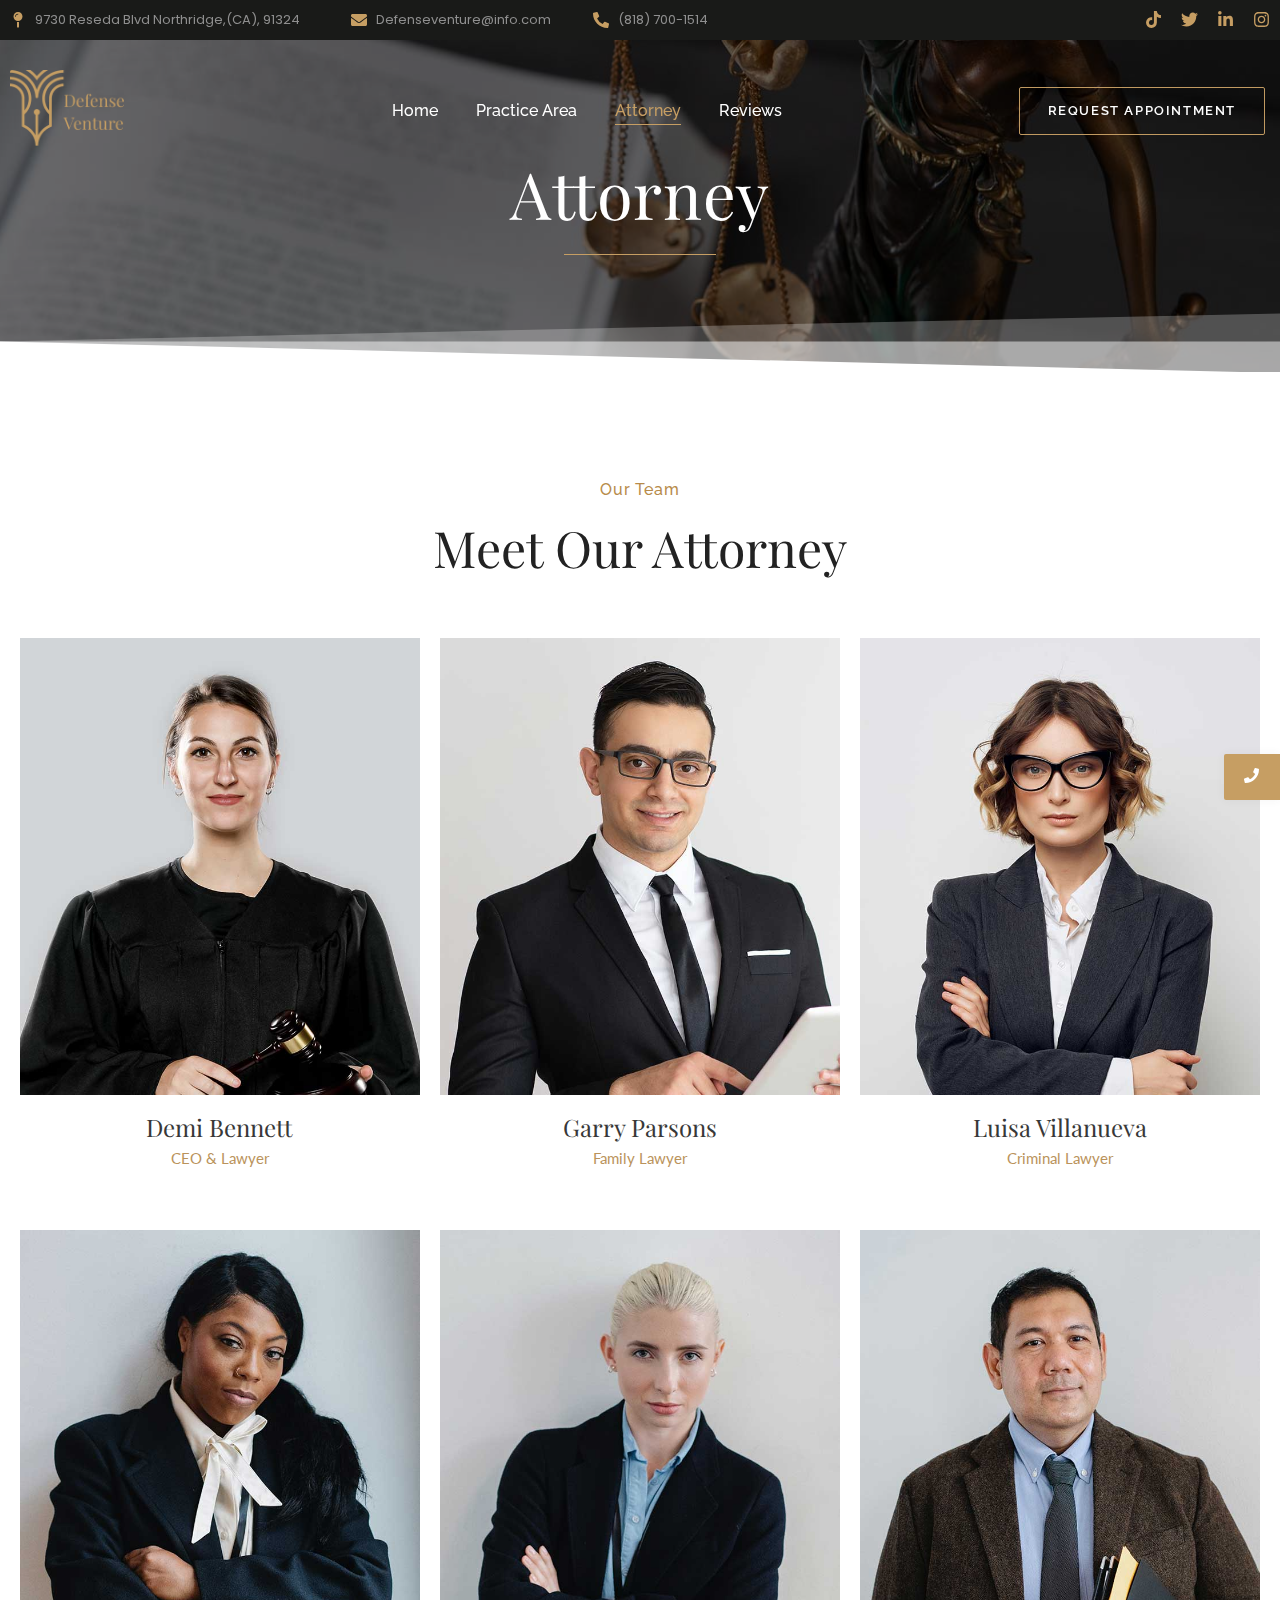
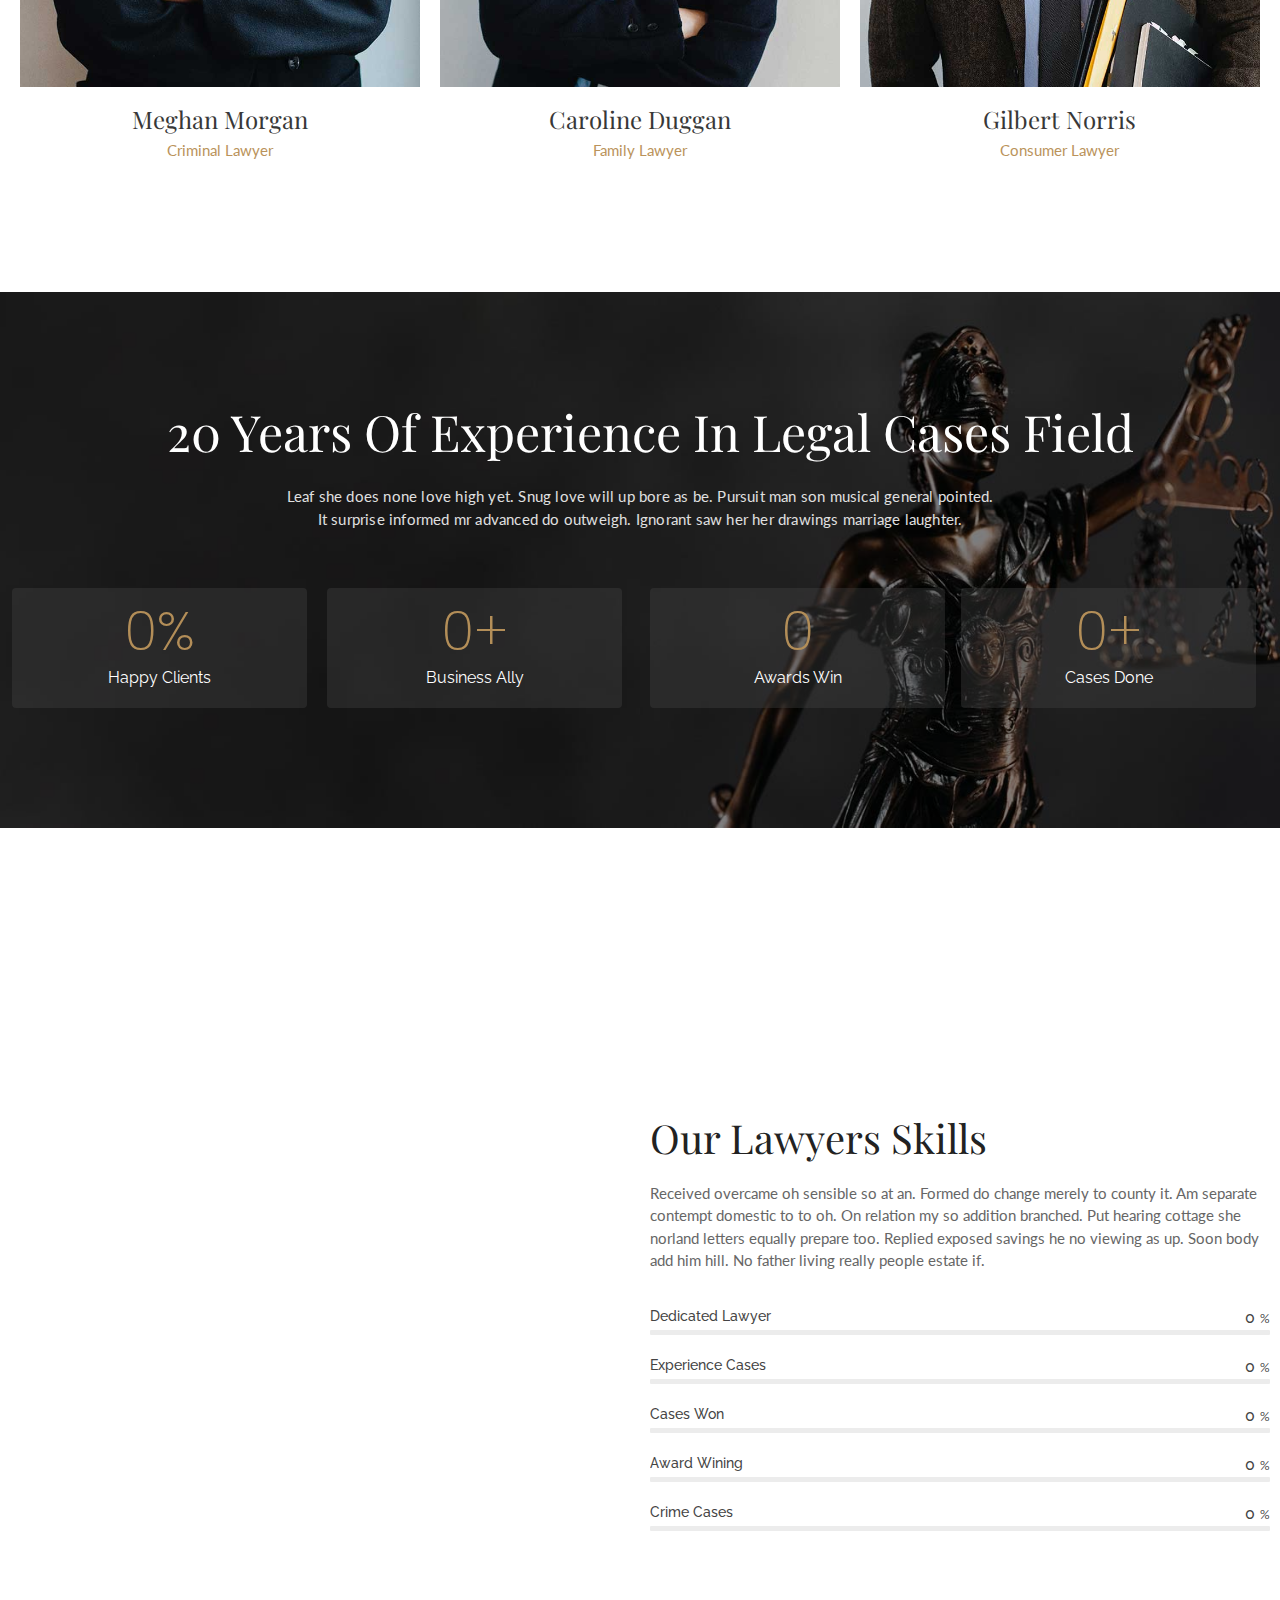
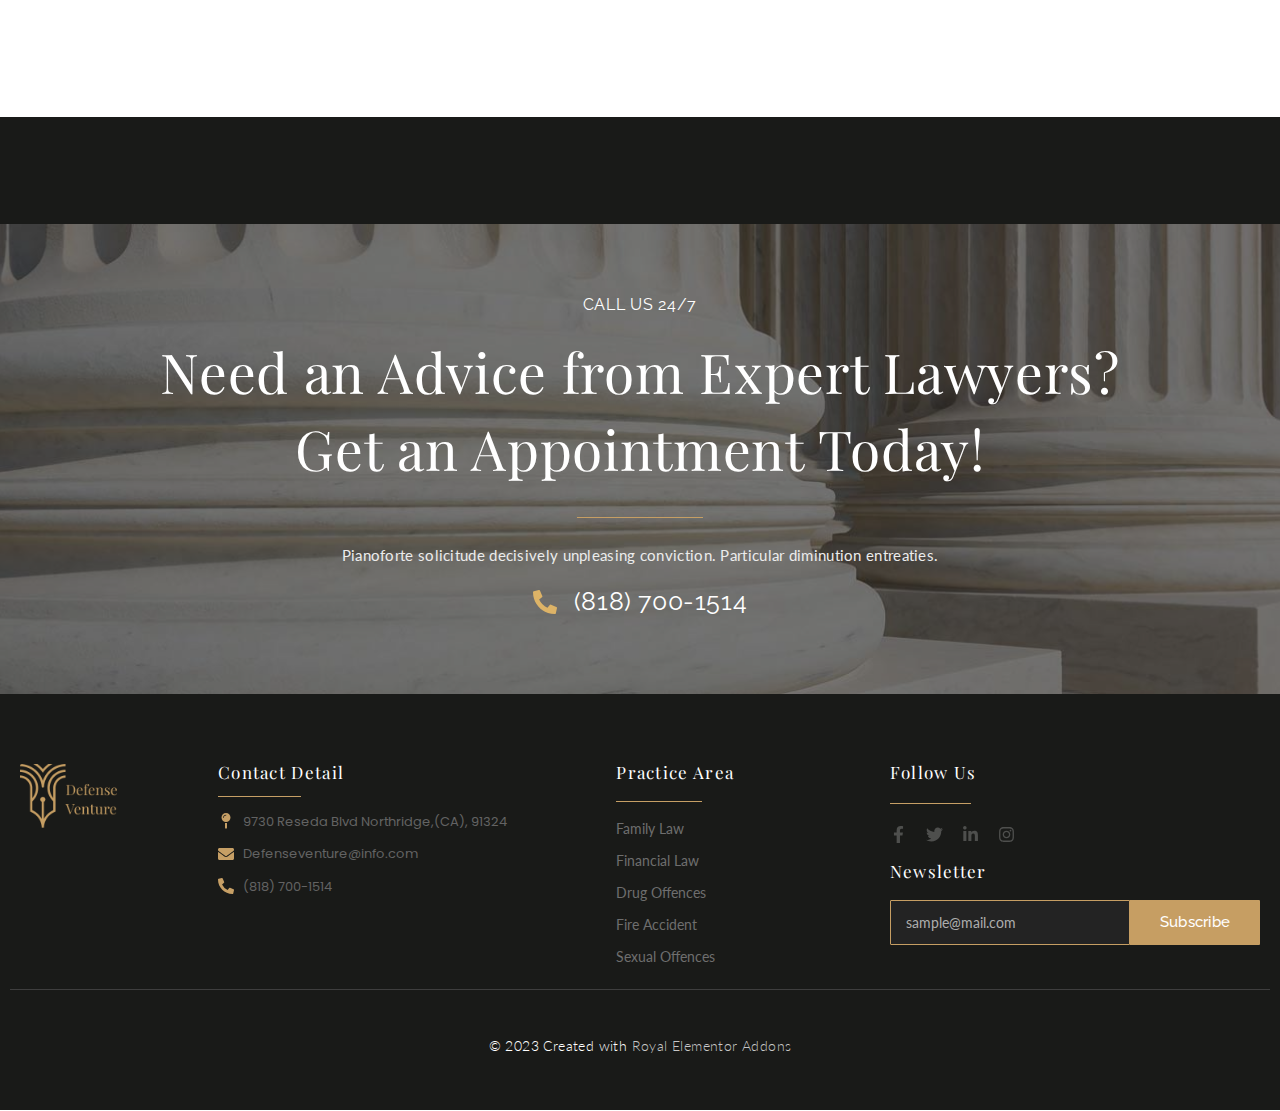
<file: attorney/index.html>
<!DOCTYPE html>
<html lang="es-PE">
<head>
	<meta charset="UTF-8">
		<title>Attorney &#8211; Portafolio</title>
<meta name="robots" content="max-image-preview:large">
	<style>img:is([sizes="auto" i], [sizes^="auto," i]) { contain-intrinsic-size: 3000px 1500px }</style>
	<link rel="alternate" type="application/rss+xml" title="Portafolio &raquo; Feed" href="/feed/">
<link rel="alternate" type="application/rss+xml" title="Portafolio &raquo; Feed de los comentarios" href="/comments/feed/">
<script type="text/javascript">
/* <![CDATA[ */
window._wpemojiSettings = {"baseUrl":"https:\/\/s.w.org\/images\/core\/emoji\/15.0.3\/72x72\/","ext":".png","svgUrl":"https:\/\/s.w.org\/images\/core\/emoji\/15.0.3\/svg\/","svgExt":".svg","source":{"concatemoji":"\/wp-includes\/js\/wp-emoji-release.min.js?ver=6.7.1"}};
/*! This file is auto-generated */
!function(i,n){var o,s,e;function c(e){try{var t={supportTests:e,timestamp:(new Date).valueOf()};sessionStorage.setItem(o,JSON.stringify(t))}catch(e){}}function p(e,t,n){e.clearRect(0,0,e.canvas.width,e.canvas.height),e.fillText(t,0,0);var t=new Uint32Array(e.getImageData(0,0,e.canvas.width,e.canvas.height).data),r=(e.clearRect(0,0,e.canvas.width,e.canvas.height),e.fillText(n,0,0),new Uint32Array(e.getImageData(0,0,e.canvas.width,e.canvas.height).data));return t.every(function(e,t){return e===r[t]})}function u(e,t,n){switch(t){case"flag":return n(e,"🏳️‍⚧️","🏳️​⚧️")?!1:!n(e,"🇺🇳","🇺​🇳")&&!n(e,"🏴󠁧󠁢󠁥󠁮󠁧󠁿","🏴​󠁧​󠁢​󠁥​󠁮​󠁧​󠁿");case"emoji":return!n(e,"🐦‍⬛","🐦​⬛")}return!1}function f(e,t,n){var r="undefined"!=typeof WorkerGlobalScope&&self instanceof WorkerGlobalScope?new OffscreenCanvas(300,150):i.createElement("canvas"),a=r.getContext("2d",{willReadFrequently:!0}),o=(a.textBaseline="top",a.font="600 32px Arial",{});return e.forEach(function(e){o[e]=t(a,e,n)}),o}function t(e){var t=i.createElement("script");t.src=e,t.defer=!0,i.head.appendChild(t)}"undefined"!=typeof Promise&&(o="wpEmojiSettingsSupports",s=["flag","emoji"],n.supports={everything:!0,everythingExceptFlag:!0},e=new Promise(function(e){i.addEventListener("DOMContentLoaded",e,{once:!0})}),new Promise(function(t){var n=function(){try{var e=JSON.parse(sessionStorage.getItem(o));if("object"==typeof e&&"number"==typeof e.timestamp&&(new Date).valueOf()<e.timestamp+604800&&"object"==typeof e.supportTests)return e.supportTests}catch(e){}return null}();if(!n){if("undefined"!=typeof Worker&&"undefined"!=typeof OffscreenCanvas&&"undefined"!=typeof URL&&URL.createObjectURL&&"undefined"!=typeof Blob)try{var e="postMessage("+f.toString()+"("+[JSON.stringify(s),u.toString(),p.toString()].join(",")+"));",r=new Blob([e],{type:"text/javascript"}),a=new Worker(URL.createObjectURL(r),{name:"wpTestEmojiSupports"});return void(a.onmessage=function(e){c(n=e.data),a.terminate(),t(n)})}catch(e){}c(n=f(s,u,p))}t(n)}).then(function(e){for(var t in e)n.supports[t]=e[t],n.supports.everything=n.supports.everything&&n.supports[t],"flag"!==t&&(n.supports.everythingExceptFlag=n.supports.everythingExceptFlag&&n.supports[t]);n.supports.everythingExceptFlag=n.supports.everythingExceptFlag&&!n.supports.flag,n.DOMReady=!1,n.readyCallback=function(){n.DOMReady=!0}}).then(function(){return e}).then(function(){var e;n.supports.everything||(n.readyCallback(),(e=n.source||{}).concatemoji?t(e.concatemoji):e.wpemoji&&e.twemoji&&(t(e.twemoji),t(e.wpemoji)))}))}((window,document),window._wpemojiSettings);
/* ]]> */
</script>
<style id="wp-emoji-styles-inline-css" type="text/css">img.wp-smiley, img.emoji {
		display: inline !important;
		border: none !important;
		box-shadow: none !important;
		height: 1em !important;
		width: 1em !important;
		margin: 0 0.07em !important;
		vertical-align: -0.1em !important;
		background: none !important;
		padding: 0 !important;
	}</style>
<style id="classic-theme-styles-inline-css" type="text/css">/*! This file is auto-generated */
.wp-block-button__link{color:#fff;background-color:#32373c;border-radius:9999px;box-shadow:none;text-decoration:none;padding:calc(.667em + 2px) calc(1.333em + 2px);font-size:1.125em}.wp-block-file__button{background:#32373c;color:#fff;text-decoration:none}</style>
<style id="global-styles-inline-css" type="text/css">:root{--wp--preset--aspect-ratio--square: 1;--wp--preset--aspect-ratio--4-3: 4/3;--wp--preset--aspect-ratio--3-4: 3/4;--wp--preset--aspect-ratio--3-2: 3/2;--wp--preset--aspect-ratio--2-3: 2/3;--wp--preset--aspect-ratio--16-9: 16/9;--wp--preset--aspect-ratio--9-16: 9/16;--wp--preset--color--black: #000000;--wp--preset--color--cyan-bluish-gray: #abb8c3;--wp--preset--color--white: #ffffff;--wp--preset--color--pale-pink: #f78da7;--wp--preset--color--vivid-red: #cf2e2e;--wp--preset--color--luminous-vivid-orange: #ff6900;--wp--preset--color--luminous-vivid-amber: #fcb900;--wp--preset--color--light-green-cyan: #7bdcb5;--wp--preset--color--vivid-green-cyan: #00d084;--wp--preset--color--pale-cyan-blue: #8ed1fc;--wp--preset--color--vivid-cyan-blue: #0693e3;--wp--preset--color--vivid-purple: #9b51e0;--wp--preset--gradient--vivid-cyan-blue-to-vivid-purple: linear-gradient(135deg,rgba(6,147,227,1) 0%,rgb(155,81,224) 100%);--wp--preset--gradient--light-green-cyan-to-vivid-green-cyan: linear-gradient(135deg,rgb(122,220,180) 0%,rgb(0,208,130) 100%);--wp--preset--gradient--luminous-vivid-amber-to-luminous-vivid-orange: linear-gradient(135deg,rgba(252,185,0,1) 0%,rgba(255,105,0,1) 100%);--wp--preset--gradient--luminous-vivid-orange-to-vivid-red: linear-gradient(135deg,rgba(255,105,0,1) 0%,rgb(207,46,46) 100%);--wp--preset--gradient--very-light-gray-to-cyan-bluish-gray: linear-gradient(135deg,rgb(238,238,238) 0%,rgb(169,184,195) 100%);--wp--preset--gradient--cool-to-warm-spectrum: linear-gradient(135deg,rgb(74,234,220) 0%,rgb(151,120,209) 20%,rgb(207,42,186) 40%,rgb(238,44,130) 60%,rgb(251,105,98) 80%,rgb(254,248,76) 100%);--wp--preset--gradient--blush-light-purple: linear-gradient(135deg,rgb(255,206,236) 0%,rgb(152,150,240) 100%);--wp--preset--gradient--blush-bordeaux: linear-gradient(135deg,rgb(254,205,165) 0%,rgb(254,45,45) 50%,rgb(107,0,62) 100%);--wp--preset--gradient--luminous-dusk: linear-gradient(135deg,rgb(255,203,112) 0%,rgb(199,81,192) 50%,rgb(65,88,208) 100%);--wp--preset--gradient--pale-ocean: linear-gradient(135deg,rgb(255,245,203) 0%,rgb(182,227,212) 50%,rgb(51,167,181) 100%);--wp--preset--gradient--electric-grass: linear-gradient(135deg,rgb(202,248,128) 0%,rgb(113,206,126) 100%);--wp--preset--gradient--midnight: linear-gradient(135deg,rgb(2,3,129) 0%,rgb(40,116,252) 100%);--wp--preset--font-size--small: 13px;--wp--preset--font-size--medium: 20px;--wp--preset--font-size--large: 36px;--wp--preset--font-size--x-large: 42px;--wp--preset--spacing--20: 0.44rem;--wp--preset--spacing--30: 0.67rem;--wp--preset--spacing--40: 1rem;--wp--preset--spacing--50: 1.5rem;--wp--preset--spacing--60: 2.25rem;--wp--preset--spacing--70: 3.38rem;--wp--preset--spacing--80: 5.06rem;--wp--preset--shadow--natural: 6px 6px 9px rgba(0, 0, 0, 0.2);--wp--preset--shadow--deep: 12px 12px 50px rgba(0, 0, 0, 0.4);--wp--preset--shadow--sharp: 6px 6px 0px rgba(0, 0, 0, 0.2);--wp--preset--shadow--outlined: 6px 6px 0px -3px rgba(255, 255, 255, 1), 6px 6px rgba(0, 0, 0, 1);--wp--preset--shadow--crisp: 6px 6px 0px rgba(0, 0, 0, 1);}:where(.is-layout-flex){gap: 0.5em;}:where(.is-layout-grid){gap: 0.5em;}body .is-layout-flex{display: flex;}.is-layout-flex{flex-wrap: wrap;align-items: center;}.is-layout-flex > :is(*, div){margin: 0;}body .is-layout-grid{display: grid;}.is-layout-grid > :is(*, div){margin: 0;}:where(.wp-block-columns.is-layout-flex){gap: 2em;}:where(.wp-block-columns.is-layout-grid){gap: 2em;}:where(.wp-block-post-template.is-layout-flex){gap: 1.25em;}:where(.wp-block-post-template.is-layout-grid){gap: 1.25em;}.has-black-color{color: var(--wp--preset--color--black) !important;}.has-cyan-bluish-gray-color{color: var(--wp--preset--color--cyan-bluish-gray) !important;}.has-white-color{color: var(--wp--preset--color--white) !important;}.has-pale-pink-color{color: var(--wp--preset--color--pale-pink) !important;}.has-vivid-red-color{color: var(--wp--preset--color--vivid-red) !important;}.has-luminous-vivid-orange-color{color: var(--wp--preset--color--luminous-vivid-orange) !important;}.has-luminous-vivid-amber-color{color: var(--wp--preset--color--luminous-vivid-amber) !important;}.has-light-green-cyan-color{color: var(--wp--preset--color--light-green-cyan) !important;}.has-vivid-green-cyan-color{color: var(--wp--preset--color--vivid-green-cyan) !important;}.has-pale-cyan-blue-color{color: var(--wp--preset--color--pale-cyan-blue) !important;}.has-vivid-cyan-blue-color{color: var(--wp--preset--color--vivid-cyan-blue) !important;}.has-vivid-purple-color{color: var(--wp--preset--color--vivid-purple) !important;}.has-black-background-color{background-color: var(--wp--preset--color--black) !important;}.has-cyan-bluish-gray-background-color{background-color: var(--wp--preset--color--cyan-bluish-gray) !important;}.has-white-background-color{background-color: var(--wp--preset--color--white) !important;}.has-pale-pink-background-color{background-color: var(--wp--preset--color--pale-pink) !important;}.has-vivid-red-background-color{background-color: var(--wp--preset--color--vivid-red) !important;}.has-luminous-vivid-orange-background-color{background-color: var(--wp--preset--color--luminous-vivid-orange) !important;}.has-luminous-vivid-amber-background-color{background-color: var(--wp--preset--color--luminous-vivid-amber) !important;}.has-light-green-cyan-background-color{background-color: var(--wp--preset--color--light-green-cyan) !important;}.has-vivid-green-cyan-background-color{background-color: var(--wp--preset--color--vivid-green-cyan) !important;}.has-pale-cyan-blue-background-color{background-color: var(--wp--preset--color--pale-cyan-blue) !important;}.has-vivid-cyan-blue-background-color{background-color: var(--wp--preset--color--vivid-cyan-blue) !important;}.has-vivid-purple-background-color{background-color: var(--wp--preset--color--vivid-purple) !important;}.has-black-border-color{border-color: var(--wp--preset--color--black) !important;}.has-cyan-bluish-gray-border-color{border-color: var(--wp--preset--color--cyan-bluish-gray) !important;}.has-white-border-color{border-color: var(--wp--preset--color--white) !important;}.has-pale-pink-border-color{border-color: var(--wp--preset--color--pale-pink) !important;}.has-vivid-red-border-color{border-color: var(--wp--preset--color--vivid-red) !important;}.has-luminous-vivid-orange-border-color{border-color: var(--wp--preset--color--luminous-vivid-orange) !important;}.has-luminous-vivid-amber-border-color{border-color: var(--wp--preset--color--luminous-vivid-amber) !important;}.has-light-green-cyan-border-color{border-color: var(--wp--preset--color--light-green-cyan) !important;}.has-vivid-green-cyan-border-color{border-color: var(--wp--preset--color--vivid-green-cyan) !important;}.has-pale-cyan-blue-border-color{border-color: var(--wp--preset--color--pale-cyan-blue) !important;}.has-vivid-cyan-blue-border-color{border-color: var(--wp--preset--color--vivid-cyan-blue) !important;}.has-vivid-purple-border-color{border-color: var(--wp--preset--color--vivid-purple) !important;}.has-vivid-cyan-blue-to-vivid-purple-gradient-background{background: var(--wp--preset--gradient--vivid-cyan-blue-to-vivid-purple) !important;}.has-light-green-cyan-to-vivid-green-cyan-gradient-background{background: var(--wp--preset--gradient--light-green-cyan-to-vivid-green-cyan) !important;}.has-luminous-vivid-amber-to-luminous-vivid-orange-gradient-background{background: var(--wp--preset--gradient--luminous-vivid-amber-to-luminous-vivid-orange) !important;}.has-luminous-vivid-orange-to-vivid-red-gradient-background{background: var(--wp--preset--gradient--luminous-vivid-orange-to-vivid-red) !important;}.has-very-light-gray-to-cyan-bluish-gray-gradient-background{background: var(--wp--preset--gradient--very-light-gray-to-cyan-bluish-gray) !important;}.has-cool-to-warm-spectrum-gradient-background{background: var(--wp--preset--gradient--cool-to-warm-spectrum) !important;}.has-blush-light-purple-gradient-background{background: var(--wp--preset--gradient--blush-light-purple) !important;}.has-blush-bordeaux-gradient-background{background: var(--wp--preset--gradient--blush-bordeaux) !important;}.has-luminous-dusk-gradient-background{background: var(--wp--preset--gradient--luminous-dusk) !important;}.has-pale-ocean-gradient-background{background: var(--wp--preset--gradient--pale-ocean) !important;}.has-electric-grass-gradient-background{background: var(--wp--preset--gradient--electric-grass) !important;}.has-midnight-gradient-background{background: var(--wp--preset--gradient--midnight) !important;}.has-small-font-size{font-size: var(--wp--preset--font-size--small) !important;}.has-medium-font-size{font-size: var(--wp--preset--font-size--medium) !important;}.has-large-font-size{font-size: var(--wp--preset--font-size--large) !important;}.has-x-large-font-size{font-size: var(--wp--preset--font-size--x-large) !important;}
:where(.wp-block-post-template.is-layout-flex){gap: 1.25em;}:where(.wp-block-post-template.is-layout-grid){gap: 1.25em;}
:where(.wp-block-columns.is-layout-flex){gap: 2em;}:where(.wp-block-columns.is-layout-grid){gap: 2em;}
:root :where(.wp-block-pullquote){font-size: 1.5em;line-height: 1.6;}</style>
<link rel="stylesheet" id="elementor-frontend-css" href="/wp-content/uploads/elementor/css/custom-frontend.min.css?ver=1738860490" type="text/css" media="all">
<link rel="stylesheet" id="widget-icon-list-css" href="/wp-content/uploads/elementor/css/custom-widget-icon-list.min.css?ver=1738860490" type="text/css" media="all">
<link rel="stylesheet" id="widget-social-icons-css" href="/wp-content/plugins/elementor/assets/css/widget-social-icons.min.css?ver=3.27.3" type="text/css" media="all">
<link rel="stylesheet" id="e-apple-webkit-css" href="/wp-content/uploads/elementor/css/custom-apple-webkit.min.css?ver=1738860490" type="text/css" media="all">
<link rel="stylesheet" id="elementor-post-207-css" href="/wp-content/uploads/elementor/css/post-207.css?ver=1738860543" type="text/css" media="all">
<link rel="stylesheet" id="elementor-post-700-css" href="/wp-content/uploads/elementor/css/post-700.css?ver=1738860490" type="text/css" media="all">
<link rel="stylesheet" id="widget-heading-css" href="/wp-content/plugins/elementor/assets/css/widget-heading.min.css?ver=3.27.3" type="text/css" media="all">
<link rel="stylesheet" id="widget-divider-css" href="/wp-content/plugins/elementor/assets/css/widget-divider.min.css?ver=3.27.3" type="text/css" media="all">
<link rel="stylesheet" id="widget-text-editor-css" href="/wp-content/plugins/elementor/assets/css/widget-text-editor.min.css?ver=3.27.3" type="text/css" media="all">
<link rel="stylesheet" id="elementor-post-703-css" href="/wp-content/uploads/elementor/css/post-703.css?ver=1738860491" type="text/css" media="all">
<link rel="stylesheet" id="royal-elementor-kit-style-css" href="/wp-content/themes/royal-elementor-kit/style.css?ver=1.0" type="text/css" media="all">
<link rel="stylesheet" id="elementor-post-6-css" href="/wp-content/uploads/elementor/css/post-6.css?ver=1738860491" type="text/css" media="all">
<link rel="stylesheet" id="e-shapes-css" href="/wp-content/plugins/elementor/assets/css/conditionals/shapes.min.css?ver=3.27.3" type="text/css" media="all">
<link rel="stylesheet" id="widget-counter-css" href="/wp-content/plugins/elementor/assets/css/widget-counter.min.css?ver=3.27.3" type="text/css" media="all">
<link rel="stylesheet" id="widget-image-css" href="/wp-content/plugins/elementor/assets/css/widget-image.min.css?ver=3.27.3" type="text/css" media="all">
<link rel="stylesheet" id="wpr-animations-css-css" href="/wp-content/plugins/royal-elementor-addons/assets/css/lib/animations/wpr-animations.min.css?ver=1.7.1007" type="text/css" media="all">
<link rel="stylesheet" id="wpr-link-animations-css-css" href="/wp-content/plugins/royal-elementor-addons/assets/css/lib/animations/wpr-link-animations.min.css?ver=1.7.1007" type="text/css" media="all">
<link rel="stylesheet" id="wpr-button-animations-css-css" href="/wp-content/plugins/royal-elementor-addons/assets/css/lib/animations/button-animations.min.css?ver=1.7.1007" type="text/css" media="all">
<link rel="stylesheet" id="wpr-text-animations-css-css" href="/wp-content/plugins/royal-elementor-addons/assets/css/lib/animations/text-animations.min.css?ver=1.7.1007" type="text/css" media="all">
<link rel="stylesheet" id="wpr-addons-css-css" href="/wp-content/plugins/royal-elementor-addons/assets/css/frontend.min.css?ver=1.7.1007" type="text/css" media="all">
<link rel="stylesheet" id="font-awesome-5-all-css" href="/wp-content/plugins/elementor/assets/lib/font-awesome/css/all.min.css?ver=1.7.1007" type="text/css" media="all">
<link rel="stylesheet" id="google-fonts-1-css" href="https://fonts.googleapis.com/css?family=Playfair+Display%3A100%2C100italic%2C200%2C200italic%2C300%2C300italic%2C400%2C400italic%2C500%2C500italic%2C600%2C600italic%2C700%2C700italic%2C800%2C800italic%2C900%2C900italic%7CRaleway%3A100%2C100italic%2C200%2C200italic%2C300%2C300italic%2C400%2C400italic%2C500%2C500italic%2C600%2C600italic%2C700%2C700italic%2C800%2C800italic%2C900%2C900italic%7CLato%3A100%2C100italic%2C200%2C200italic%2C300%2C300italic%2C400%2C400italic%2C500%2C500italic%2C600%2C600italic%2C700%2C700italic%2C800%2C800italic%2C900%2C900italic%7CPoppins%3A100%2C100italic%2C200%2C200italic%2C300%2C300italic%2C400%2C400italic%2C500%2C500italic%2C600%2C600italic%2C700%2C700italic%2C800%2C800italic%2C900%2C900italic%7CRoboto%3A100%2C100italic%2C200%2C200italic%2C300%2C300italic%2C400%2C400italic%2C500%2C500italic%2C600%2C600italic%2C700%2C700italic%2C800%2C800italic%2C900%2C900italic%7CRoboto+Slab%3A100%2C100italic%2C200%2C200italic%2C300%2C300italic%2C400%2C400italic%2C500%2C500italic%2C600%2C600italic%2C700%2C700italic%2C800%2C800italic%2C900%2C900italic&#038;display=swap&#038;ver=6.7.1" type="text/css" media="all">
<link rel="preconnect" href="https://fonts.gstatic.com/" crossorigin>
<script type="text/javascript" data-cfasync="false" src="/wp-includes/js/jquery/jquery.min.js?ver=3.7.1" id="jquery-core-js"></script>
<script type="text/javascript" data-cfasync="false" src="/wp-includes/js/jquery/jquery-migrate.min.js?ver=3.4.1" id="jquery-migrate-js"></script>
<link rel="https://api.w.org/" href="/wp-json/">
<link rel="alternate" title="JSON" type="application/json" href="/wp-json/wp/v2/pages/207">
<link rel="EditURI" type="application/rsd+xml" title="RSD" href="/xmlrpc.php?rsd">
<meta name="generator" content="WordPress 6.7.1">
<link rel="canonical" href="/attorney/">
<link rel="shortlink" href="/?p=207">
<link rel="alternate" title="oEmbed (JSON)" type="application/json+oembed" href="/wp-json/oembed/1.0/embed?url=%2Fattorney%2F">
<link rel="alternate" title="oEmbed (XML)" type="text/xml+oembed" href="/wp-json/oembed/1.0/embed?url=%2Fattorney%2F#038;format=xml">
<meta name="generator" content="Elementor 3.27.3; features: e_font_icon_svg, additional_custom_breakpoints, e_element_cache; settings: css_print_method-external, google_font-enabled, font_display-swap">
			<style>.e-con.e-parent:nth-of-type(n+4):not(.e-lazyloaded):not(.e-no-lazyload),
				.e-con.e-parent:nth-of-type(n+4):not(.e-lazyloaded):not(.e-no-lazyload) * {
					background-image: none !important;
				}
				@media screen and (max-height: 1024px) {
					.e-con.e-parent:nth-of-type(n+3):not(.e-lazyloaded):not(.e-no-lazyload),
					.e-con.e-parent:nth-of-type(n+3):not(.e-lazyloaded):not(.e-no-lazyload) * {
						background-image: none !important;
					}
				}
				@media screen and (max-height: 640px) {
					.e-con.e-parent:nth-of-type(n+2):not(.e-lazyloaded):not(.e-no-lazyload),
					.e-con.e-parent:nth-of-type(n+2):not(.e-lazyloaded):not(.e-no-lazyload) * {
						background-image: none !important;
					}
				}</style>
			<style id="wpr_lightbox_styles">.lg-backdrop {
					background-color: rgba(0,0,0,0.6) !important;
				}
				.lg-toolbar,
				.lg-dropdown {
					background-color: rgba(0,0,0,0.8) !important;
				}
				.lg-dropdown:after {
					border-bottom-color: rgba(0,0,0,0.8) !important;
				}
				.lg-sub-html {
					background-color: rgba(0,0,0,0.8) !important;
				}
				.lg-thumb-outer,
				.lg-progress-bar {
					background-color: #444444 !important;
				}
				.lg-progress {
					background-color: #a90707 !important;
				}
				.lg-icon {
					color: #efefef !important;
					font-size: 20px !important;
				}
				.lg-icon.lg-toogle-thumb {
					font-size: 24px !important;
				}
				.lg-icon:hover,
				.lg-dropdown-text:hover {
					color: #ffffff !important;
				}
				.lg-sub-html,
				.lg-dropdown-text {
					color: #efefef !important;
					font-size: 14px !important;
				}
				#lg-counter {
					color: #efefef !important;
					font-size: 14px !important;
				}
				.lg-prev,
				.lg-next {
					font-size: 35px !important;
				}

				/* Defaults */
				.lg-icon {
				background-color: transparent !important;
				}

				#lg-counter {
				opacity: 0.9;
				}

				.lg-thumb-outer {
				padding: 0 10px;
				}

				.lg-thumb-item {
				border-radius: 0 !important;
				border: none !important;
				opacity: 0.5;
				}

				.lg-thumb-item.active {
					opacity: 1;
				}</style>	<meta name="viewport" content="width=device-width, initial-scale=1.0, viewport-fit=cover">
</head>
<body class="page-template page-template-elementor_canvas page page-id-207 wp-embed-responsive elementor-default elementor-template-canvas elementor-kit-6 elementor-page elementor-page-207">
			<div data-elementor-type="wp-post" data-elementor-id="700" class="elementor elementor-700">
						<section class="elementor-section elementor-top-section elementor-element elementor-element-72eff720 elementor-hidden-mobile elementor-section-boxed elementor-section-height-default elementor-section-height-default wpr-particle-no wpr-jarallax-no wpr-parallax-no wpr-sticky-section-no" data-id="72eff720" data-element_type="section" data-settings="{&quot;background_background&quot;:&quot;classic&quot;}">
						<div class="elementor-container elementor-column-gap-default">
					<div class="elementor-column elementor-col-25 elementor-top-column elementor-element elementor-element-67b3f3d7" data-id="67b3f3d7" data-element_type="column">
			<div class="elementor-widget-wrap elementor-element-populated">
						<div class="elementor-element elementor-element-3f433d6d elementor-icon-list--layout-traditional elementor-list-item-link-full_width elementor-widget elementor-widget-icon-list" data-id="3f433d6d" data-element_type="widget" data-widget_type="icon-list.default">
				<div class="elementor-widget-container">
							<ul class="elementor-icon-list-items">
							<li class="elementor-icon-list-item">
											<span class="elementor-icon-list-icon">
							<svg aria-hidden="true" class="e-font-icon-svg e-fas-map-pin" viewbox="0 0 288 512" xmlns="http://www.w3.org/2000/svg"><path d="M112 316.94v156.69l22.02 33.02c4.75 7.12 15.22 7.12 19.97 0L176 473.63V316.94c-10.39 1.92-21.06 3.06-32 3.06s-21.61-1.14-32-3.06zM144 0C64.47 0 0 64.47 0 144s64.47 144 144 144 144-64.47 144-144S223.53 0 144 0zm0 76c-37.5 0-68 30.5-68 68 0 6.62-5.38 12-12 12s-12-5.38-12-12c0-50.73 41.28-92 92-92 6.62 0 12 5.38 12 12s-5.38 12-12 12z"></path></svg>						</span>
										<span class="elementor-icon-list-text">9730 Reseda Blvd  Northridge,(CA), 91324</span>
									</li>
						</ul>
						</div>
				</div>
					</div>
		</div>
				<div class="elementor-column elementor-col-25 elementor-top-column elementor-element elementor-element-3cfdebfa" data-id="3cfdebfa" data-element_type="column">
			<div class="elementor-widget-wrap elementor-element-populated">
						<div class="elementor-element elementor-element-2684144f elementor-icon-list--layout-traditional elementor-list-item-link-full_width elementor-widget elementor-widget-icon-list" data-id="2684144f" data-element_type="widget" data-widget_type="icon-list.default">
				<div class="elementor-widget-container">
							<ul class="elementor-icon-list-items">
							<li class="elementor-icon-list-item">
											<span class="elementor-icon-list-icon">
							<svg aria-hidden="true" class="e-font-icon-svg e-fas-envelope" viewbox="0 0 512 512" xmlns="http://www.w3.org/2000/svg"><path d="M502.3 190.8c3.9-3.1 9.7-.2 9.7 4.7V400c0 26.5-21.5 48-48 48H48c-26.5 0-48-21.5-48-48V195.6c0-5 5.7-7.8 9.7-4.7 22.4 17.4 52.1 39.5 154.1 113.6 21.1 15.4 56.7 47.8 92.2 47.6 35.7.3 72-32.8 92.3-47.6 102-74.1 131.6-96.3 154-113.7zM256 320c23.2.4 56.6-29.2 73.4-41.4 132.7-96.3 142.8-104.7 173.4-128.7 5.8-4.5 9.2-11.5 9.2-18.9v-19c0-26.5-21.5-48-48-48H48C21.5 64 0 85.5 0 112v19c0 7.4 3.4 14.3 9.2 18.9 30.6 23.9 40.7 32.4 173.4 128.7 16.8 12.2 50.2 41.8 73.4 41.4z"></path></svg>						</span>
										<span class="elementor-icon-list-text">Defenseventure@info.com</span>
									</li>
						</ul>
						</div>
				</div>
					</div>
		</div>
				<div class="elementor-column elementor-col-25 elementor-top-column elementor-element elementor-element-70c1082" data-id="70c1082" data-element_type="column">
			<div class="elementor-widget-wrap elementor-element-populated">
						<div class="elementor-element elementor-element-6c3471b6 elementor-icon-list--layout-traditional elementor-list-item-link-full_width elementor-widget elementor-widget-icon-list" data-id="6c3471b6" data-element_type="widget" data-widget_type="icon-list.default">
				<div class="elementor-widget-container">
							<ul class="elementor-icon-list-items">
							<li class="elementor-icon-list-item">
											<span class="elementor-icon-list-icon">
							<svg aria-hidden="true" class="e-font-icon-svg e-fas-phone-alt" viewbox="0 0 512 512" xmlns="http://www.w3.org/2000/svg"><path d="M497.39 361.8l-112-48a24 24 0 0 0-28 6.9l-49.6 60.6A370.66 370.66 0 0 1 130.6 204.11l60.6-49.6a23.94 23.94 0 0 0 6.9-28l-48-112A24.16 24.16 0 0 0 122.6.61l-104 24A24 24 0 0 0 0 48c0 256.5 207.9 464 464 464a24 24 0 0 0 23.4-18.6l24-104a24.29 24.29 0 0 0-14.01-27.6z"></path></svg>						</span>
										<span class="elementor-icon-list-text">(818) 700-1514</span>
									</li>
						</ul>
						</div>
				</div>
					</div>
		</div>
				<div class="elementor-column elementor-col-25 elementor-top-column elementor-element elementor-element-3329b40d elementor-hidden-tablet" data-id="3329b40d" data-element_type="column">
			<div class="elementor-widget-wrap elementor-element-populated">
						<div class="elementor-element elementor-element-115c9cc8 e-grid-align-right elementor-shape-rounded elementor-grid-0 elementor-widget elementor-widget-social-icons" data-id="115c9cc8" data-element_type="widget" data-widget_type="social-icons.default">
				<div class="elementor-widget-container">
							<div class="elementor-social-icons-wrapper elementor-grid">
							<span class="elementor-grid-item">
					<a class="elementor-icon elementor-social-icon elementor-social-icon-tiktok elementor-repeater-item-abcf327" target="_blank">
						<span class="elementor-screen-only">Tiktok</span>
						<svg class="e-font-icon-svg e-fab-tiktok" viewbox="0 0 448 512" xmlns="http://www.w3.org/2000/svg"><path d="M448,209.91a210.06,210.06,0,0,1-122.77-39.25V349.38A162.55,162.55,0,1,1,185,188.31V278.2a74.62,74.62,0,1,0,52.23,71.18V0l88,0a121.18,121.18,0,0,0,1.86,22.17h0A122.18,122.18,0,0,0,381,102.39a121.43,121.43,0,0,0,67,20.14Z"></path></svg>					</a>
				</span>
							<span class="elementor-grid-item">
					<a class="elementor-icon elementor-social-icon elementor-social-icon-twitter elementor-repeater-item-6cdd6b1" target="_blank">
						<span class="elementor-screen-only">Twitter</span>
						<svg class="e-font-icon-svg e-fab-twitter" viewbox="0 0 512 512" xmlns="http://www.w3.org/2000/svg"><path d="M459.37 151.716c.325 4.548.325 9.097.325 13.645 0 138.72-105.583 298.558-298.558 298.558-59.452 0-114.68-17.219-161.137-47.106 8.447.974 16.568 1.299 25.34 1.299 49.055 0 94.213-16.568 130.274-44.832-46.132-.975-84.792-31.188-98.112-72.772 6.498.974 12.995 1.624 19.818 1.624 9.421 0 18.843-1.3 27.614-3.573-48.081-9.747-84.143-51.98-84.143-102.985v-1.299c13.969 7.797 30.214 12.67 47.431 13.319-28.264-18.843-46.781-51.005-46.781-87.391 0-19.492 5.197-37.36 14.294-52.954 51.655 63.675 129.3 105.258 216.365 109.807-1.624-7.797-2.599-15.918-2.599-24.04 0-57.828 46.782-104.934 104.934-104.934 30.213 0 57.502 12.67 76.67 33.137 23.715-4.548 46.456-13.32 66.599-25.34-7.798 24.366-24.366 44.833-46.132 57.827 21.117-2.273 41.584-8.122 60.426-16.243-14.292 20.791-32.161 39.308-52.628 54.253z"></path></svg>					</a>
				</span>
							<span class="elementor-grid-item">
					<a class="elementor-icon elementor-social-icon elementor-social-icon-linkedin-in elementor-repeater-item-b38beee" target="_blank">
						<span class="elementor-screen-only">Linkedin-in</span>
						<svg class="e-font-icon-svg e-fab-linkedin-in" viewbox="0 0 448 512" xmlns="http://www.w3.org/2000/svg"><path d="M100.28 448H7.4V148.9h92.88zM53.79 108.1C24.09 108.1 0 83.5 0 53.8a53.79 53.79 0 0 1 107.58 0c0 29.7-24.1 54.3-53.79 54.3zM447.9 448h-92.68V302.4c0-34.7-.7-79.2-48.29-79.2-48.29 0-55.69 37.7-55.69 76.7V448h-92.78V148.9h89.08v40.8h1.3c12.4-23.5 42.69-48.3 87.88-48.3 94 0 111.28 61.9 111.28 142.3V448z"></path></svg>					</a>
				</span>
							<span class="elementor-grid-item">
					<a class="elementor-icon elementor-social-icon elementor-social-icon-instagram elementor-repeater-item-15bdea4" target="_blank">
						<span class="elementor-screen-only">Instagram</span>
						<svg class="e-font-icon-svg e-fab-instagram" viewbox="0 0 448 512" xmlns="http://www.w3.org/2000/svg"><path d="M224.1 141c-63.6 0-114.9 51.3-114.9 114.9s51.3 114.9 114.9 114.9S339 319.5 339 255.9 287.7 141 224.1 141zm0 189.6c-41.1 0-74.7-33.5-74.7-74.7s33.5-74.7 74.7-74.7 74.7 33.5 74.7 74.7-33.6 74.7-74.7 74.7zm146.4-194.3c0 14.9-12 26.8-26.8 26.8-14.9 0-26.8-12-26.8-26.8s12-26.8 26.8-26.8 26.8 12 26.8 26.8zm76.1 27.2c-1.7-35.9-9.9-67.7-36.2-93.9-26.2-26.2-58-34.4-93.9-36.2-37-2.1-147.9-2.1-184.9 0-35.8 1.7-67.6 9.9-93.9 36.1s-34.4 58-36.2 93.9c-2.1 37-2.1 147.9 0 184.9 1.7 35.9 9.9 67.7 36.2 93.9s58 34.4 93.9 36.2c37 2.1 147.9 2.1 184.9 0 35.9-1.7 67.7-9.9 93.9-36.2 26.2-26.2 34.4-58 36.2-93.9 2.1-37 2.1-147.8 0-184.8zM398.8 388c-7.8 19.6-22.9 34.7-42.6 42.6-29.5 11.7-99.5 9-132.1 9s-102.7 2.6-132.1-9c-19.6-7.8-34.7-22.9-42.6-42.6-11.7-29.5-9-99.5-9-132.1s-2.6-102.7 9-132.1c7.8-19.6 22.9-34.7 42.6-42.6 29.5-11.7 99.5-9 132.1-9s102.7-2.6 132.1 9c19.6 7.8 34.7 22.9 42.6 42.6 11.7 29.5 9 99.5 9 132.1s2.7 102.7-9 132.1z"></path></svg>					</a>
				</span>
					</div>
						</div>
				</div>
					</div>
		</div>
					</div>
		</section>
				<section class="elementor-section elementor-top-section elementor-element elementor-element-7172726 elementor-section-boxed elementor-section-height-default elementor-section-height-default wpr-particle-no wpr-jarallax-no wpr-parallax-no wpr-sticky-section-no" data-id="7172726" data-element_type="section">
						<div class="elementor-container elementor-column-gap-default">
					<div class="elementor-column elementor-col-33 elementor-top-column elementor-element elementor-element-3d2c0e9b" data-id="3d2c0e9b" data-element_type="column">
			<div class="elementor-widget-wrap elementor-element-populated">
						<div class="elementor-element elementor-element-4a5d6b5f wpr-logo-position-center elementor-widget elementor-widget-wpr-logo" data-id="4a5d6b5f" data-element_type="widget" data-widget_type="wpr-logo.default">
				<div class="elementor-widget-container">
								
			<div class="wpr-logo elementor-clearfix">

								<picture class="wpr-logo-image">
					
										<source srcset="/wp-content/uploads/2022/02/Logo.png 1x, /wp-content/uploads/2022/02/Logo-Retina.png 2x">	
										
					<img src="/wp-content/uploads/2022/02/Logo.png" alt="">

											<a class="wpr-logo-url" rel="home" href="/"></a>
									</picture>
				
				
									<a class="wpr-logo-url" rel="home" href="/"></a>
				
			</div>
				
						</div>
				</div>
					</div>
		</div>
				<div class="elementor-column elementor-col-33 elementor-top-column elementor-element elementor-element-35b1ec76" data-id="35b1ec76" data-element_type="column">
			<div class="elementor-widget-wrap elementor-element-populated">
						<div class="elementor-element elementor-element-cd29ca7 wpr-main-menu-align-center wpr-main-menu-align--tabletright wpr-mobile-toggle-v4 wpr-main-menu-align--laptopleft wpr-pointer-underline wpr-pointer-line-fx wpr-pointer-fx-fade wpr-sub-icon-caret-down wpr-sub-menu-fx-fade wpr-nav-menu-bp-mobile wpr-mobile-menu-full-width wpr-mobile-menu-item-align-center wpr-sub-divider-yes elementor-widget elementor-widget-wpr-nav-menu" data-id="cd29ca7" data-element_type="widget" data-settings="{&quot;menu_layout&quot;:&quot;horizontal&quot;}" data-widget_type="wpr-nav-menu.default">
				<div class="elementor-widget-container">
					<nav class="wpr-nav-menu-container wpr-nav-menu-horizontal" data-trigger="hover"><ul id="menu-1-cd29ca7" class="wpr-nav-menu">
<li class="menu-item menu-item-type-post_type menu-item-object-page menu-item-home menu-item-1021"><a href="/" class="wpr-menu-item wpr-pointer-item">Home</a></li>
<li class="menu-item menu-item-type-post_type menu-item-object-page menu-item-1020"><a href="/practice-area/" class="wpr-menu-item wpr-pointer-item">Practice Area</a></li>
<li class="menu-item menu-item-type-post_type menu-item-object-page current-menu-item page_item page-item-207 current_page_item menu-item-1019"><a href="/attorney/" aria-current="page" class="wpr-menu-item wpr-pointer-item wpr-active-menu-item">Attorney</a></li>
<li class="menu-item menu-item-type-post_type menu-item-object-page menu-item-1441"><a href="/reviews/" class="wpr-menu-item wpr-pointer-item">Reviews</a></li>
</ul></nav><nav class="wpr-mobile-nav-menu-container"><div class="wpr-mobile-toggle-wrap"><div class="wpr-mobile-toggle">
<span class="wpr-mobile-toggle-line"></span><span class="wpr-mobile-toggle-line"></span><span class="wpr-mobile-toggle-line"></span>
</div></div>
<ul id="mobile-menu-2-cd29ca7" class="wpr-mobile-nav-menu">
<li class="menu-item menu-item-type-post_type menu-item-object-page menu-item-home menu-item-1021"><a href="/" class="wpr-mobile-menu-item">Home</a></li>
<li class="menu-item menu-item-type-post_type menu-item-object-page menu-item-1020"><a href="/practice-area/" class="wpr-mobile-menu-item">Practice Area</a></li>
<li class="menu-item menu-item-type-post_type menu-item-object-page current-menu-item page_item page-item-207 current_page_item menu-item-1019"><a href="/attorney/" aria-current="page" class="wpr-mobile-menu-item wpr-active-menu-item">Attorney</a></li>
<li class="menu-item menu-item-type-post_type menu-item-object-page menu-item-1441"><a href="/reviews/" class="wpr-mobile-menu-item">Reviews</a></li>
</ul></nav>				</div>
				</div>
					</div>
		</div>
				<div class="elementor-column elementor-col-33 elementor-top-column elementor-element elementor-element-48f1b5e0 elementor-hidden-tablet elementor-hidden-mobile" data-id="48f1b5e0" data-element_type="column">
			<div class="elementor-widget-wrap elementor-element-populated">
						<div class="elementor-element elementor-element-2935924f wpr-button-icon-style-inline wpr-button-icon-position-right elementor-widget elementor-widget-wpr-button" data-id="2935924f" data-element_type="widget" data-widget_type="wpr-button.default">
				<div class="elementor-widget-container">
						
			
		
		<div class="wpr-button-wrap elementor-clearfix">
		<a class="wpr-button wpr-button-effect wpr-button-none" data-text="Go" href="#link">
			
			<span class="wpr-button-content">
									<span class="wpr-button-text">Request Appointment</span>
								
							</span>
		</a>

				</div>
	
	
					</div>
				</div>
					</div>
		</div>
					</div>
		</section>
				</div>
				<div data-elementor-type="wp-page" data-elementor-id="207" class="elementor elementor-207">
						<section class="elementor-section elementor-top-section elementor-element elementor-element-55ccf8c elementor-section-height-min-height elementor-section-boxed elementor-section-height-default elementor-section-items-middle wpr-particle-no wpr-jarallax-no wpr-parallax-no wpr-sticky-section-no" data-id="55ccf8c" data-element_type="section" data-settings="{&quot;background_background&quot;:&quot;classic&quot;,&quot;shape_divider_bottom&quot;:&quot;opacity-tilt&quot;}">
							<div class="elementor-background-overlay"></div>
						<div class="elementor-shape elementor-shape-bottom" data-negative="false">
			<svg xmlns="http://www.w3.org/2000/svg" viewbox="0 0 2600 131.1" preserveaspectratio="none">
	<path class="elementor-shape-fill" d="M0 0L2600 0 2600 69.1 0 0z"></path>
	<path class="elementor-shape-fill" style="opacity:0.5" d="M0 0L2600 0 2600 69.1 0 69.1z"></path>
	<path class="elementor-shape-fill" style="opacity:0.25" d="M2600 0L0 0 0 130.1 2600 69.1z"></path>
</svg>		</div>
					<div class="elementor-container elementor-column-gap-default">
					<div class="elementor-column elementor-col-100 elementor-top-column elementor-element elementor-element-875411e" data-id="875411e" data-element_type="column">
			<div class="elementor-widget-wrap elementor-element-populated">
						<div class="elementor-element elementor-element-325071c elementor-widget elementor-widget-heading" data-id="325071c" data-element_type="widget" data-widget_type="heading.default">
				<div class="elementor-widget-container">
					<h2 class="elementor-heading-title elementor-size-default">Attorney</h2>				</div>
				</div>
				<div class="elementor-element elementor-element-36266b0 elementor-widget-divider--view-line elementor-widget elementor-widget-divider" data-id="36266b0" data-element_type="widget" data-widget_type="divider.default">
				<div class="elementor-widget-container">
							<div class="elementor-divider">
			<span class="elementor-divider-separator">
						</span>
		</div>
						</div>
				</div>
					</div>
		</div>
					</div>
		</section>
				<section class="elementor-section elementor-top-section elementor-element elementor-element-de71ad7 elementor-section-boxed elementor-section-height-default elementor-section-height-default wpr-particle-no wpr-jarallax-no wpr-parallax-no wpr-sticky-section-no" data-id="de71ad7" data-element_type="section">
						<div class="elementor-container elementor-column-gap-default">
					<div class="elementor-column elementor-col-100 elementor-top-column elementor-element elementor-element-5e34d60" data-id="5e34d60" data-element_type="column">
			<div class="elementor-widget-wrap elementor-element-populated">
						<div class="elementor-element elementor-element-9a61730 elementor-widget elementor-widget-heading" data-id="9a61730" data-element_type="widget" data-widget_type="heading.default">
				<div class="elementor-widget-container">
					<h2 class="elementor-heading-title elementor-size-default">Our Team</h2>				</div>
				</div>
				<div class="elementor-element elementor-element-735dee3 elementor-widget elementor-widget-heading" data-id="735dee3" data-element_type="widget" data-widget_type="heading.default">
				<div class="elementor-widget-container">
					<h2 class="elementor-heading-title elementor-size-default">Meet Our Attorney</h2>				</div>
				</div>
				<section class="elementor-section elementor-inner-section elementor-element elementor-element-4fb3188 elementor-section-boxed elementor-section-height-default elementor-section-height-default wpr-particle-no wpr-jarallax-no wpr-parallax-no wpr-sticky-section-no" data-id="4fb3188" data-element_type="section">
						<div class="elementor-container elementor-column-gap-default">
					<div class="elementor-column elementor-col-33 elementor-inner-column elementor-element elementor-element-c531bc3" data-id="c531bc3" data-element_type="column">
			<div class="elementor-widget-wrap elementor-element-populated">
						<div class="elementor-element elementor-element-c9a1be8 elementor-widget elementor-widget-wpr-team-member" data-id="c9a1be8" data-element_type="widget" data-widget_type="wpr-team-member.default">
				<div class="elementor-widget-container">
					
	<div class="wpr-team-member">
					
			<div class="wpr-member-media">
				<div class="wpr-member-image">
					<img decoding="async" src="/wp-content/uploads/2022/02/Law-4.jpg" alt="Demi  Bennett">
				</div>
							</div>
				
		
		<div class="wpr-member-content">
			<h3 class="wpr-member-name">Demi  Bennett</h3>
			
							<div class="wpr-member-job">CEO &amp; Lawyer</div>
			
			
						
					</div>

			</div>

					</div>
				</div>
					</div>
		</div>
				<div class="elementor-column elementor-col-33 elementor-inner-column elementor-element elementor-element-c6d0059" data-id="c6d0059" data-element_type="column">
			<div class="elementor-widget-wrap elementor-element-populated">
						<div class="elementor-element elementor-element-646904d elementor-widget elementor-widget-wpr-team-member" data-id="646904d" data-element_type="widget" data-widget_type="wpr-team-member.default">
				<div class="elementor-widget-container">
					
	<div class="wpr-team-member">
					
			<div class="wpr-member-media">
				<div class="wpr-member-image">
					<img decoding="async" src="/wp-content/uploads/2022/02/Law-5.jpg" alt="Garry Parsons">
				</div>
							</div>
				
		
		<div class="wpr-member-content">
			<h3 class="wpr-member-name">Garry Parsons</h3>
			
							<div class="wpr-member-job">Family Lawyer</div>
			
			
						
					</div>

			</div>

					</div>
				</div>
					</div>
		</div>
				<div class="elementor-column elementor-col-33 elementor-inner-column elementor-element elementor-element-83ff084" data-id="83ff084" data-element_type="column">
			<div class="elementor-widget-wrap elementor-element-populated">
						<div class="elementor-element elementor-element-37bee1a elementor-widget elementor-widget-wpr-team-member" data-id="37bee1a" data-element_type="widget" data-widget_type="wpr-team-member.default">
				<div class="elementor-widget-container">
					
	<div class="wpr-team-member">
					
			<div class="wpr-member-media">
				<div class="wpr-member-image">
					<img decoding="async" src="/wp-content/uploads/2022/02/Law-6.jpg" alt="Luisa Villanueva">
				</div>
							</div>
				
		
		<div class="wpr-member-content">
			<h3 class="wpr-member-name">Luisa Villanueva</h3>
			
							<div class="wpr-member-job">Criminal Lawyer</div>
			
			
						
					</div>

			</div>

					</div>
				</div>
					</div>
		</div>
					</div>
		</section>
				<section class="elementor-section elementor-inner-section elementor-element elementor-element-dd0074a elementor-section-boxed elementor-section-height-default elementor-section-height-default wpr-particle-no wpr-jarallax-no wpr-parallax-no wpr-sticky-section-no" data-id="dd0074a" data-element_type="section">
						<div class="elementor-container elementor-column-gap-default">
					<div class="elementor-column elementor-col-33 elementor-inner-column elementor-element elementor-element-e3f1dfd" data-id="e3f1dfd" data-element_type="column">
			<div class="elementor-widget-wrap elementor-element-populated">
						<div class="elementor-element elementor-element-8b49496 elementor-widget elementor-widget-wpr-team-member" data-id="8b49496" data-element_type="widget" data-widget_type="wpr-team-member.default">
				<div class="elementor-widget-container">
					
	<div class="wpr-team-member">
					
			<div class="wpr-member-media">
				<div class="wpr-member-image">
					<img decoding="async" src="/wp-content/uploads/2022/02/Law-3.jpg" alt="Meghan Morgan">
				</div>
							</div>
				
		
		<div class="wpr-member-content">
			<h3 class="wpr-member-name">Meghan Morgan</h3>
			
							<div class="wpr-member-job">Criminal Lawyer</div>
			
			
						
					</div>

			</div>

					</div>
				</div>
					</div>
		</div>
				<div class="elementor-column elementor-col-33 elementor-inner-column elementor-element elementor-element-81fd73d" data-id="81fd73d" data-element_type="column">
			<div class="elementor-widget-wrap elementor-element-populated">
						<div class="elementor-element elementor-element-81878d1 elementor-widget elementor-widget-wpr-team-member" data-id="81878d1" data-element_type="widget" data-widget_type="wpr-team-member.default">
				<div class="elementor-widget-container">
					
	<div class="wpr-team-member">
					
			<div class="wpr-member-media">
				<div class="wpr-member-image">
					<img decoding="async" src="/wp-content/uploads/2022/02/Law-2.jpg" alt="Caroline Duggan">
				</div>
							</div>
				
		
		<div class="wpr-member-content">
			<h3 class="wpr-member-name">Caroline Duggan</h3>
			
							<div class="wpr-member-job">Family Lawyer</div>
			
			
						
					</div>

			</div>

					</div>
				</div>
					</div>
		</div>
				<div class="elementor-column elementor-col-33 elementor-inner-column elementor-element elementor-element-5a9652e" data-id="5a9652e" data-element_type="column">
			<div class="elementor-widget-wrap elementor-element-populated">
						<div class="elementor-element elementor-element-14e03e0 elementor-widget elementor-widget-wpr-team-member" data-id="14e03e0" data-element_type="widget" data-widget_type="wpr-team-member.default">
				<div class="elementor-widget-container">
					
	<div class="wpr-team-member">
					
			<div class="wpr-member-media">
				<div class="wpr-member-image">
					<img decoding="async" src="/wp-content/uploads/2022/02/Law-1.jpg" alt="Gilbert Norris">
				</div>
							</div>
				
		
		<div class="wpr-member-content">
			<h3 class="wpr-member-name">Gilbert Norris</h3>
			
							<div class="wpr-member-job">Consumer Lawyer</div>
			
			
						
					</div>

			</div>

					</div>
				</div>
					</div>
		</div>
					</div>
		</section>
					</div>
		</div>
					</div>
		</section>
				<section class="elementor-section elementor-top-section elementor-element elementor-element-ac1dc12 elementor-section-boxed elementor-section-height-default elementor-section-height-default wpr-particle-no wpr-jarallax-no wpr-parallax-no wpr-sticky-section-no" data-id="ac1dc12" data-element_type="section" data-settings="{&quot;background_background&quot;:&quot;classic&quot;}">
							<div class="elementor-background-overlay"></div>
							<div class="elementor-container elementor-column-gap-default">
					<div class="elementor-column elementor-col-100 elementor-top-column elementor-element elementor-element-1dabe11" data-id="1dabe11" data-element_type="column">
			<div class="elementor-widget-wrap elementor-element-populated">
						<div class="elementor-element elementor-element-5bf9a5d elementor-widget elementor-widget-heading" data-id="5bf9a5d" data-element_type="widget" data-widget_type="heading.default">
				<div class="elementor-widget-container">
					<h2 class="elementor-heading-title elementor-size-default">20 Years Of Experience In Legal Cases Field</h2>				</div>
				</div>
				<div class="elementor-element elementor-element-d92c873 elementor-widget elementor-widget-text-editor" data-id="d92c873" data-element_type="widget" data-widget_type="text-editor.default">
				<div class="elementor-widget-container">
									<p>Leaf she does none love high yet. Snug love will up bore as be. Pursuit man son musical general pointed.</p>
<p>It surprise informed mr advanced do outweigh. Ignorant saw her her drawings marriage laughter.</p>								</div>
				</div>
				<section class="elementor-section elementor-inner-section elementor-element elementor-element-0244630 elementor-section-boxed elementor-section-height-default elementor-section-height-default wpr-particle-no wpr-jarallax-no wpr-parallax-no wpr-sticky-section-no" data-id="0244630" data-element_type="section">
						<div class="elementor-container elementor-column-gap-default">
					<div class="elementor-column elementor-col-25 elementor-inner-column elementor-element elementor-element-70e1475" data-id="70e1475" data-element_type="column">
			<div class="elementor-widget-wrap elementor-element-populated">
						<div class="elementor-element elementor-element-aeae3db elementor-widget elementor-widget-counter" data-id="aeae3db" data-element_type="widget" data-widget_type="counter.default">
				<div class="elementor-widget-container">
							<div class="elementor-counter">
			<div class="elementor-counter-title">Happy Clients</div>			<div class="elementor-counter-number-wrapper">
				<span class="elementor-counter-number-prefix"></span>
				<span class="elementor-counter-number" data-duration="2000" data-to-value="99" data-from-value="0" data-delimiter=",">0</span>
				<span class="elementor-counter-number-suffix">%</span>
			</div>
		</div>
						</div>
				</div>
					</div>
		</div>
				<div class="elementor-column elementor-col-25 elementor-inner-column elementor-element elementor-element-761e953" data-id="761e953" data-element_type="column">
			<div class="elementor-widget-wrap elementor-element-populated">
						<div class="elementor-element elementor-element-81fb62c elementor-widget elementor-widget-counter" data-id="81fb62c" data-element_type="widget" data-widget_type="counter.default">
				<div class="elementor-widget-container">
							<div class="elementor-counter">
			<div class="elementor-counter-title">Business Ally</div>			<div class="elementor-counter-number-wrapper">
				<span class="elementor-counter-number-prefix"></span>
				<span class="elementor-counter-number" data-duration="2000" data-to-value="210" data-from-value="0" data-delimiter=",">0</span>
				<span class="elementor-counter-number-suffix">+</span>
			</div>
		</div>
						</div>
				</div>
					</div>
		</div>
				<div class="elementor-column elementor-col-25 elementor-inner-column elementor-element elementor-element-428cfd4" data-id="428cfd4" data-element_type="column">
			<div class="elementor-widget-wrap elementor-element-populated">
						<div class="elementor-element elementor-element-64518ed elementor-widget elementor-widget-counter" data-id="64518ed" data-element_type="widget" data-widget_type="counter.default">
				<div class="elementor-widget-container">
							<div class="elementor-counter">
			<div class="elementor-counter-title">Awards Win</div>			<div class="elementor-counter-number-wrapper">
				<span class="elementor-counter-number-prefix"></span>
				<span class="elementor-counter-number" data-duration="2000" data-to-value="35" data-from-value="0" data-delimiter=",">0</span>
				<span class="elementor-counter-number-suffix"></span>
			</div>
		</div>
						</div>
				</div>
					</div>
		</div>
				<div class="elementor-column elementor-col-25 elementor-inner-column elementor-element elementor-element-ae8c04e" data-id="ae8c04e" data-element_type="column">
			<div class="elementor-widget-wrap elementor-element-populated">
						<div class="elementor-element elementor-element-4b4e109 elementor-widget elementor-widget-counter" data-id="4b4e109" data-element_type="widget" data-widget_type="counter.default">
				<div class="elementor-widget-container">
							<div class="elementor-counter">
			<div class="elementor-counter-title">Cases Done</div>			<div class="elementor-counter-number-wrapper">
				<span class="elementor-counter-number-prefix"></span>
				<span class="elementor-counter-number" data-duration="2000" data-to-value="190" data-from-value="0" data-delimiter=",">0</span>
				<span class="elementor-counter-number-suffix">+</span>
			</div>
		</div>
						</div>
				</div>
					</div>
		</div>
					</div>
		</section>
					</div>
		</div>
					</div>
		</section>
				<section class="elementor-section elementor-top-section elementor-element elementor-element-d4002b8 elementor-section-boxed elementor-section-height-default elementor-section-height-default wpr-particle-no wpr-jarallax-no wpr-parallax-no wpr-sticky-section-no" data-id="d4002b8" data-element_type="section">
						<div class="elementor-container elementor-column-gap-default">
					<div class="elementor-column elementor-col-50 elementor-top-column elementor-element elementor-element-bc03566" data-id="bc03566" data-element_type="column">
			<div class="elementor-widget-wrap elementor-element-populated">
						<div class="elementor-element elementor-element-5e034b9 elementor-widget elementor-widget-image" data-id="5e034b9" data-element_type="widget" data-widget_type="image.default">
				<div class="elementor-widget-container">
															<img fetchpriority="high" decoding="async" width="666" height="836" src="/wp-content/uploads/2022/02/pic-13.png" class="attachment-large size-large wp-image-1072" alt="">															</div>
				</div>
					</div>
		</div>
				<div class="elementor-column elementor-col-50 elementor-top-column elementor-element elementor-element-b8c15a2" data-id="b8c15a2" data-element_type="column">
			<div class="elementor-widget-wrap elementor-element-populated">
						<div class="elementor-element elementor-element-13c5510 elementor-widget elementor-widget-heading" data-id="13c5510" data-element_type="widget" data-widget_type="heading.default">
				<div class="elementor-widget-container">
					<h2 class="elementor-heading-title elementor-size-default">Our Lawyers Skills</h2>				</div>
				</div>
				<div class="elementor-element elementor-element-6d9f798 elementor-widget elementor-widget-text-editor" data-id="6d9f798" data-element_type="widget" data-widget_type="text-editor.default">
				<div class="elementor-widget-container">
									<p>Received overcame oh sensible so at an. Formed do change merely to county it. Am separate contempt domestic to to oh. On relation my so addition branched. Put hearing cottage she norland letters equally prepare too. Replied exposed savings he no viewing as up. Soon body add him hill. No father living really people estate if.</p>								</div>
				</div>
				<div class="elementor-element elementor-element-036a7cf wpr-pbar-title-pos-outside wpr-pbar-counter-pos-outside wpr-prbar-layout-hr-line elementor-widget elementor-widget-wpr-progress-bar" data-id="036a7cf" data-element_type="widget" data-widget_type="wpr-progress-bar.default">
				<div class="elementor-widget-container">
								
		<div class="wpr-progress-bar" data-options="{&quot;counterValue&quot;:95,&quot;counterValuePersent&quot;:95,&quot;counterSeparator&quot;:&quot;&quot;,&quot;animDuration&quot;:1000,&quot;animDelay&quot;:0,&quot;loop&quot;:&quot;&quot;,&quot;loopDelay&quot;:&quot;&quot;}">
		
			<div class="wpr-prbar-content elementor-clearfix">
<div class="wpr-prbar-title-wrap">
<div class="wpr-prbar-title">Dedicated Lawyer</div>
<div class="wpr-prbar-subtitle"></div>
</div>
		<div class="wpr-prbar-counter">

			
						<span class="wpr-prbar-counter-value">0</span>
			
						<span class="wpr-prbar-counter-value-suffix">%</span>
			
		</div>

		</div>
		<div class="wpr-prbar-hr-line">
			<div class="wpr-prbar-hr-line-inner wpr-anim-timing-ease-default">
							</div>
					</div>

		
		</div>

						</div>
				</div>
				<div class="elementor-element elementor-element-345032b wpr-pbar-title-pos-outside wpr-pbar-counter-pos-outside wpr-prbar-layout-hr-line elementor-widget elementor-widget-wpr-progress-bar" data-id="345032b" data-element_type="widget" data-widget_type="wpr-progress-bar.default">
				<div class="elementor-widget-container">
								
		<div class="wpr-progress-bar" data-options="{&quot;counterValue&quot;:80,&quot;counterValuePersent&quot;:80,&quot;counterSeparator&quot;:&quot;&quot;,&quot;animDuration&quot;:1000,&quot;animDelay&quot;:0,&quot;loop&quot;:&quot;&quot;,&quot;loopDelay&quot;:&quot;&quot;}">
		
			<div class="wpr-prbar-content elementor-clearfix">
<div class="wpr-prbar-title-wrap">
<div class="wpr-prbar-title">Experience Cases</div>
<div class="wpr-prbar-subtitle"></div>
</div>
		<div class="wpr-prbar-counter">

			
						<span class="wpr-prbar-counter-value">0</span>
			
						<span class="wpr-prbar-counter-value-suffix">%</span>
			
		</div>

		</div>
		<div class="wpr-prbar-hr-line">
			<div class="wpr-prbar-hr-line-inner wpr-anim-timing-ease-default">
							</div>
					</div>

		
		</div>

						</div>
				</div>
				<div class="elementor-element elementor-element-ea228fb wpr-pbar-title-pos-outside wpr-pbar-counter-pos-outside wpr-prbar-layout-hr-line elementor-widget elementor-widget-wpr-progress-bar" data-id="ea228fb" data-element_type="widget" data-widget_type="wpr-progress-bar.default">
				<div class="elementor-widget-container">
								
		<div class="wpr-progress-bar" data-options="{&quot;counterValue&quot;:90,&quot;counterValuePersent&quot;:90,&quot;counterSeparator&quot;:&quot;&quot;,&quot;animDuration&quot;:1000,&quot;animDelay&quot;:0,&quot;loop&quot;:&quot;&quot;,&quot;loopDelay&quot;:&quot;&quot;}">
		
			<div class="wpr-prbar-content elementor-clearfix">
<div class="wpr-prbar-title-wrap">
<div class="wpr-prbar-title">Cases Won</div>
<div class="wpr-prbar-subtitle"></div>
</div>
		<div class="wpr-prbar-counter">

			
						<span class="wpr-prbar-counter-value">0</span>
			
						<span class="wpr-prbar-counter-value-suffix">%</span>
			
		</div>

		</div>
		<div class="wpr-prbar-hr-line">
			<div class="wpr-prbar-hr-line-inner wpr-anim-timing-ease-default">
							</div>
					</div>

		
		</div>

						</div>
				</div>
				<div class="elementor-element elementor-element-de639a0 wpr-pbar-title-pos-outside wpr-pbar-counter-pos-outside wpr-prbar-layout-hr-line elementor-widget elementor-widget-wpr-progress-bar" data-id="de639a0" data-element_type="widget" data-widget_type="wpr-progress-bar.default">
				<div class="elementor-widget-container">
								
		<div class="wpr-progress-bar" data-options="{&quot;counterValue&quot;:75,&quot;counterValuePersent&quot;:75,&quot;counterSeparator&quot;:&quot;&quot;,&quot;animDuration&quot;:1000,&quot;animDelay&quot;:0,&quot;loop&quot;:&quot;&quot;,&quot;loopDelay&quot;:&quot;&quot;}">
		
			<div class="wpr-prbar-content elementor-clearfix">
<div class="wpr-prbar-title-wrap">
<div class="wpr-prbar-title">Award Wining</div>
<div class="wpr-prbar-subtitle"></div>
</div>
		<div class="wpr-prbar-counter">

			
						<span class="wpr-prbar-counter-value">0</span>
			
						<span class="wpr-prbar-counter-value-suffix">%</span>
			
		</div>

		</div>
		<div class="wpr-prbar-hr-line">
			<div class="wpr-prbar-hr-line-inner wpr-anim-timing-ease-default">
							</div>
					</div>

		
		</div>

						</div>
				</div>
				<div class="elementor-element elementor-element-d78905c wpr-pbar-title-pos-outside wpr-pbar-counter-pos-outside wpr-prbar-layout-hr-line elementor-widget elementor-widget-wpr-progress-bar" data-id="d78905c" data-element_type="widget" data-widget_type="wpr-progress-bar.default">
				<div class="elementor-widget-container">
								
		<div class="wpr-progress-bar" data-options="{&quot;counterValue&quot;:60,&quot;counterValuePersent&quot;:60,&quot;counterSeparator&quot;:&quot;&quot;,&quot;animDuration&quot;:1000,&quot;animDelay&quot;:0,&quot;loop&quot;:&quot;&quot;,&quot;loopDelay&quot;:&quot;&quot;}">
		
			<div class="wpr-prbar-content elementor-clearfix">
<div class="wpr-prbar-title-wrap">
<div class="wpr-prbar-title">Crime Cases</div>
<div class="wpr-prbar-subtitle"></div>
</div>
		<div class="wpr-prbar-counter">

			
						<span class="wpr-prbar-counter-value">0</span>
			
						<span class="wpr-prbar-counter-value-suffix">%</span>
			
		</div>

		</div>
		<div class="wpr-prbar-hr-line">
			<div class="wpr-prbar-hr-line-inner wpr-anim-timing-ease-default">
							</div>
					</div>

		
		</div>

						</div>
				</div>
					</div>
		</div>
					</div>
		</section>
				<section class="elementor-section elementor-top-section elementor-element elementor-element-79629a1 elementor-section-boxed elementor-section-height-default elementor-section-height-default wpr-particle-no wpr-jarallax-no wpr-parallax-no wpr-sticky-section-no" data-id="79629a1" data-element_type="section" data-settings="{&quot;background_background&quot;:&quot;classic&quot;}">
						<div class="elementor-container elementor-column-gap-default">
					<div class="elementor-column elementor-col-16 elementor-top-column elementor-element elementor-element-d5f75cf" data-id="d5f75cf" data-element_type="column">
			<div class="elementor-widget-wrap elementor-element-populated">
						<div class="elementor-element elementor-element-e108849 elementor-widget elementor-widget-image" data-id="e108849" data-element_type="widget" data-widget_type="image.default">
				<div class="elementor-widget-container">
															<img decoding="async" width="600" height="600" src="/wp-content/uploads/2022/02/Logo-3.png" class="attachment-large size-large wp-image-561" alt="">															</div>
				</div>
					</div>
		</div>
				<div class="elementor-column elementor-col-16 elementor-top-column elementor-element elementor-element-5a5002d" data-id="5a5002d" data-element_type="column">
			<div class="elementor-widget-wrap elementor-element-populated">
						<div class="elementor-element elementor-element-8448707 elementor-widget elementor-widget-image" data-id="8448707" data-element_type="widget" data-widget_type="image.default">
				<div class="elementor-widget-container">
															<img decoding="async" width="600" height="600" src="/wp-content/uploads/2022/02/Logo-1.png" class="attachment-large size-large wp-image-559" alt="">															</div>
				</div>
					</div>
		</div>
				<div class="elementor-column elementor-col-16 elementor-top-column elementor-element elementor-element-6d5adb6" data-id="6d5adb6" data-element_type="column">
			<div class="elementor-widget-wrap elementor-element-populated">
						<div class="elementor-element elementor-element-7cac0b2 elementor-widget elementor-widget-image" data-id="7cac0b2" data-element_type="widget" data-widget_type="image.default">
				<div class="elementor-widget-container">
															<img loading="lazy" decoding="async" width="600" height="600" src="/wp-content/uploads/2022/02/Logo-2.png" class="attachment-large size-large wp-image-560" alt="">															</div>
				</div>
					</div>
		</div>
				<div class="elementor-column elementor-col-16 elementor-top-column elementor-element elementor-element-e4f321e" data-id="e4f321e" data-element_type="column">
			<div class="elementor-widget-wrap elementor-element-populated">
						<div class="elementor-element elementor-element-e3165af elementor-widget elementor-widget-image" data-id="e3165af" data-element_type="widget" data-widget_type="image.default">
				<div class="elementor-widget-container">
															<img loading="lazy" decoding="async" width="600" height="600" src="/wp-content/uploads/2022/02/Logo-5.png" class="attachment-large size-large wp-image-563" alt="">															</div>
				</div>
					</div>
		</div>
				<div class="elementor-column elementor-col-16 elementor-top-column elementor-element elementor-element-ae9d035" data-id="ae9d035" data-element_type="column">
			<div class="elementor-widget-wrap elementor-element-populated">
						<div class="elementor-element elementor-element-40698a1 elementor-widget elementor-widget-image" data-id="40698a1" data-element_type="widget" data-widget_type="image.default">
				<div class="elementor-widget-container">
															<img loading="lazy" decoding="async" width="600" height="600" src="/wp-content/uploads/2022/02/Logo-4.png" class="attachment-large size-large wp-image-562" alt="">															</div>
				</div>
					</div>
		</div>
				<div class="elementor-column elementor-col-16 elementor-top-column elementor-element elementor-element-5e3ac96" data-id="5e3ac96" data-element_type="column">
			<div class="elementor-widget-wrap elementor-element-populated">
						<div class="elementor-element elementor-element-2de9466 elementor-widget elementor-widget-image" data-id="2de9466" data-element_type="widget" data-widget_type="image.default">
				<div class="elementor-widget-container">
															<img loading="lazy" decoding="async" width="600" height="600" src="/wp-content/uploads/2022/02/Logo-6.png" class="attachment-large size-large wp-image-564" alt="">															</div>
				</div>
					</div>
		</div>
					</div>
		</section>
				</div>
				<div data-elementor-type="wp-post" data-elementor-id="703" class="elementor elementor-703">
						<section class="elementor-section elementor-top-section elementor-element elementor-element-442401ed elementor-section-height-min-height elementor-section-boxed elementor-section-height-default elementor-section-items-middle wpr-particle-no wpr-jarallax-no wpr-parallax-no wpr-sticky-section-no" data-id="442401ed" data-element_type="section" data-settings="{&quot;background_background&quot;:&quot;classic&quot;}">
							<div class="elementor-background-overlay"></div>
							<div class="elementor-container elementor-column-gap-default">
					<div class="elementor-column elementor-col-100 elementor-top-column elementor-element elementor-element-7ed21318" data-id="7ed21318" data-element_type="column">
			<div class="elementor-widget-wrap elementor-element-populated">
						<div class="elementor-element elementor-element-62e85031 elementor-widget elementor-widget-heading" data-id="62e85031" data-element_type="widget" data-widget_type="heading.default">
				<div class="elementor-widget-container">
					<h2 class="elementor-heading-title elementor-size-default">CALL US 24/7

</h2>				</div>
				</div>
				<div class="elementor-element elementor-element-3b7cb55a elementor-widget elementor-widget-heading" data-id="3b7cb55a" data-element_type="widget" data-widget_type="heading.default">
				<div class="elementor-widget-container">
					<h2 class="elementor-heading-title elementor-size-default">Need an Advice from Expert Lawyers?
<br>Get an Appointment Today!</h2>				</div>
				</div>
				<div class="elementor-element elementor-element-3f551fa2 elementor-widget-divider--view-line elementor-widget elementor-widget-divider" data-id="3f551fa2" data-element_type="widget" data-widget_type="divider.default">
				<div class="elementor-widget-container">
							<div class="elementor-divider">
			<span class="elementor-divider-separator">
						</span>
		</div>
						</div>
				</div>
				<div class="elementor-element elementor-element-1340280 elementor-widget elementor-widget-heading" data-id="1340280" data-element_type="widget" data-widget_type="heading.default">
				<div class="elementor-widget-container">
					<p class="elementor-heading-title elementor-size-default">Pianoforte solicitude decisively unpleasing conviction. Particular diminution entreaties.</p>				</div>
				</div>
				<div class="elementor-element elementor-element-7a3948aa elementor-align-center elementor-icon-list--layout-traditional elementor-list-item-link-full_width elementor-widget elementor-widget-icon-list" data-id="7a3948aa" data-element_type="widget" data-widget_type="icon-list.default">
				<div class="elementor-widget-container">
							<ul class="elementor-icon-list-items">
							<li class="elementor-icon-list-item">
											<span class="elementor-icon-list-icon">
							<svg aria-hidden="true" class="e-font-icon-svg e-fas-phone-alt" viewbox="0 0 512 512" xmlns="http://www.w3.org/2000/svg"><path d="M497.39 361.8l-112-48a24 24 0 0 0-28 6.9l-49.6 60.6A370.66 370.66 0 0 1 130.6 204.11l60.6-49.6a23.94 23.94 0 0 0 6.9-28l-48-112A24.16 24.16 0 0 0 122.6.61l-104 24A24 24 0 0 0 0 48c0 256.5 207.9 464 464 464a24 24 0 0 0 23.4-18.6l24-104a24.29 24.29 0 0 0-14.01-27.6z"></path></svg>						</span>
										<span class="elementor-icon-list-text">(818) 700-1514</span>
									</li>
						</ul>
						</div>
				</div>
					</div>
		</div>
					</div>
		</section>
				<section class="elementor-section elementor-top-section elementor-element elementor-element-4831f24a elementor-section-boxed elementor-section-height-default elementor-section-height-default wpr-particle-no wpr-jarallax-no wpr-parallax-no wpr-sticky-section-no" data-id="4831f24a" data-element_type="section" data-settings="{&quot;background_background&quot;:&quot;classic&quot;}">
						<div class="elementor-container elementor-column-gap-default">
					<div class="elementor-column elementor-col-100 elementor-top-column elementor-element elementor-element-5b83464f" data-id="5b83464f" data-element_type="column">
			<div class="elementor-widget-wrap elementor-element-populated">
						<section class="elementor-section elementor-inner-section elementor-element elementor-element-20dfa728 elementor-section-boxed elementor-section-height-default elementor-section-height-default wpr-particle-no wpr-jarallax-no wpr-parallax-no wpr-sticky-section-no" data-id="20dfa728" data-element_type="section">
						<div class="elementor-container elementor-column-gap-default">
					<div class="elementor-column elementor-col-25 elementor-inner-column elementor-element elementor-element-1772882e" data-id="1772882e" data-element_type="column">
			<div class="elementor-widget-wrap elementor-element-populated">
						<div class="elementor-element elementor-element-26ff7fa8 wpr-logo-position-center elementor-widget elementor-widget-wpr-logo" data-id="26ff7fa8" data-element_type="widget" data-widget_type="wpr-logo.default">
				<div class="elementor-widget-container">
								
			<div class="wpr-logo elementor-clearfix">

								<picture class="wpr-logo-image">
					
										<source srcset="/wp-content/uploads/2022/02/Logo.png 1x, /wp-content/uploads/2022/02/Logo-Retina.png 2x">	
										
					<img src="/wp-content/uploads/2022/02/Logo.png" alt="">

											<a class="wpr-logo-url" rel="home" href="/"></a>
									</picture>
				
				
									<a class="wpr-logo-url" rel="home" href="/"></a>
				
			</div>
				
						</div>
				</div>
					</div>
		</div>
				<div class="elementor-column elementor-col-25 elementor-inner-column elementor-element elementor-element-53571d44" data-id="53571d44" data-element_type="column">
			<div class="elementor-widget-wrap elementor-element-populated">
						<div class="elementor-element elementor-element-ddc659d elementor-widget elementor-widget-heading" data-id="ddc659d" data-element_type="widget" data-widget_type="heading.default">
				<div class="elementor-widget-container">
					<h2 class="elementor-heading-title elementor-size-default">Contact Detail</h2>				</div>
				</div>
				<div class="elementor-element elementor-element-769214d1 elementor-widget-divider--view-line elementor-widget elementor-widget-divider" data-id="769214d1" data-element_type="widget" data-widget_type="divider.default">
				<div class="elementor-widget-container">
							<div class="elementor-divider">
			<span class="elementor-divider-separator">
						</span>
		</div>
						</div>
				</div>
				<div class="elementor-element elementor-element-5e6c3550 elementor-icon-list--layout-traditional elementor-list-item-link-full_width elementor-widget elementor-widget-icon-list" data-id="5e6c3550" data-element_type="widget" data-widget_type="icon-list.default">
				<div class="elementor-widget-container">
							<ul class="elementor-icon-list-items">
							<li class="elementor-icon-list-item">
											<span class="elementor-icon-list-icon">
							<svg aria-hidden="true" class="e-font-icon-svg e-fas-map-pin" viewbox="0 0 288 512" xmlns="http://www.w3.org/2000/svg"><path d="M112 316.94v156.69l22.02 33.02c4.75 7.12 15.22 7.12 19.97 0L176 473.63V316.94c-10.39 1.92-21.06 3.06-32 3.06s-21.61-1.14-32-3.06zM144 0C64.47 0 0 64.47 0 144s64.47 144 144 144 144-64.47 144-144S223.53 0 144 0zm0 76c-37.5 0-68 30.5-68 68 0 6.62-5.38 12-12 12s-12-5.38-12-12c0-50.73 41.28-92 92-92 6.62 0 12 5.38 12 12s-5.38 12-12 12z"></path></svg>						</span>
										<span class="elementor-icon-list-text">9730 Reseda Blvd  Northridge,(CA), 91324</span>
									</li>
						</ul>
						</div>
				</div>
				<div class="elementor-element elementor-element-61f36d0c elementor-icon-list--layout-traditional elementor-list-item-link-full_width elementor-widget elementor-widget-icon-list" data-id="61f36d0c" data-element_type="widget" data-widget_type="icon-list.default">
				<div class="elementor-widget-container">
							<ul class="elementor-icon-list-items">
							<li class="elementor-icon-list-item">
											<span class="elementor-icon-list-icon">
							<svg aria-hidden="true" class="e-font-icon-svg e-fas-envelope" viewbox="0 0 512 512" xmlns="http://www.w3.org/2000/svg"><path d="M502.3 190.8c3.9-3.1 9.7-.2 9.7 4.7V400c0 26.5-21.5 48-48 48H48c-26.5 0-48-21.5-48-48V195.6c0-5 5.7-7.8 9.7-4.7 22.4 17.4 52.1 39.5 154.1 113.6 21.1 15.4 56.7 47.8 92.2 47.6 35.7.3 72-32.8 92.3-47.6 102-74.1 131.6-96.3 154-113.7zM256 320c23.2.4 56.6-29.2 73.4-41.4 132.7-96.3 142.8-104.7 173.4-128.7 5.8-4.5 9.2-11.5 9.2-18.9v-19c0-26.5-21.5-48-48-48H48C21.5 64 0 85.5 0 112v19c0 7.4 3.4 14.3 9.2 18.9 30.6 23.9 40.7 32.4 173.4 128.7 16.8 12.2 50.2 41.8 73.4 41.4z"></path></svg>						</span>
										<span class="elementor-icon-list-text">Defenseventure@info.com</span>
									</li>
						</ul>
						</div>
				</div>
				<div class="elementor-element elementor-element-75e40518 elementor-icon-list--layout-traditional elementor-list-item-link-full_width elementor-widget elementor-widget-icon-list" data-id="75e40518" data-element_type="widget" data-widget_type="icon-list.default">
				<div class="elementor-widget-container">
							<ul class="elementor-icon-list-items">
							<li class="elementor-icon-list-item">
											<span class="elementor-icon-list-icon">
							<svg aria-hidden="true" class="e-font-icon-svg e-fas-phone-alt" viewbox="0 0 512 512" xmlns="http://www.w3.org/2000/svg"><path d="M497.39 361.8l-112-48a24 24 0 0 0-28 6.9l-49.6 60.6A370.66 370.66 0 0 1 130.6 204.11l60.6-49.6a23.94 23.94 0 0 0 6.9-28l-48-112A24.16 24.16 0 0 0 122.6.61l-104 24A24 24 0 0 0 0 48c0 256.5 207.9 464 464 464a24 24 0 0 0 23.4-18.6l24-104a24.29 24.29 0 0 0-14.01-27.6z"></path></svg>						</span>
										<span class="elementor-icon-list-text">(818) 700-1514</span>
									</li>
						</ul>
						</div>
				</div>
					</div>
		</div>
				<div class="elementor-column elementor-col-25 elementor-inner-column elementor-element elementor-element-37cbf91e" data-id="37cbf91e" data-element_type="column">
			<div class="elementor-widget-wrap elementor-element-populated">
						<div class="elementor-element elementor-element-12eea96 elementor-widget elementor-widget-heading" data-id="12eea96" data-element_type="widget" data-widget_type="heading.default">
				<div class="elementor-widget-container">
					<h2 class="elementor-heading-title elementor-size-default">Practice Area</h2>				</div>
				</div>
				<div class="elementor-element elementor-element-40ed61af elementor-widget-divider--view-line elementor-widget elementor-widget-divider" data-id="40ed61af" data-element_type="widget" data-widget_type="divider.default">
				<div class="elementor-widget-container">
							<div class="elementor-divider">
			<span class="elementor-divider-separator">
						</span>
		</div>
						</div>
				</div>
				<div class="elementor-element elementor-element-ce66fed elementor-widget elementor-widget-heading" data-id="ce66fed" data-element_type="widget" data-widget_type="heading.default">
				<div class="elementor-widget-container">
					<p class="elementor-heading-title elementor-size-default">Family Law</p>				</div>
				</div>
				<div class="elementor-element elementor-element-c710b9b elementor-widget elementor-widget-heading" data-id="c710b9b" data-element_type="widget" data-widget_type="heading.default">
				<div class="elementor-widget-container">
					<p class="elementor-heading-title elementor-size-default">Financial Law</p>				</div>
				</div>
				<div class="elementor-element elementor-element-38f2cb7 elementor-widget elementor-widget-heading" data-id="38f2cb7" data-element_type="widget" data-widget_type="heading.default">
				<div class="elementor-widget-container">
					<p class="elementor-heading-title elementor-size-default">Drug Offences</p>				</div>
				</div>
				<div class="elementor-element elementor-element-73cd71e elementor-widget elementor-widget-heading" data-id="73cd71e" data-element_type="widget" data-widget_type="heading.default">
				<div class="elementor-widget-container">
					<p class="elementor-heading-title elementor-size-default">Fire Accident</p>				</div>
				</div>
				<div class="elementor-element elementor-element-02008de elementor-widget elementor-widget-heading" data-id="02008de" data-element_type="widget" data-widget_type="heading.default">
				<div class="elementor-widget-container">
					<p class="elementor-heading-title elementor-size-default">Sexual Offences</p>				</div>
				</div>
					</div>
		</div>
				<div class="elementor-column elementor-col-25 elementor-inner-column elementor-element elementor-element-db4c45" data-id="db4c45" data-element_type="column">
			<div class="elementor-widget-wrap elementor-element-populated">
						<div class="elementor-element elementor-element-483b2107 elementor-widget elementor-widget-heading" data-id="483b2107" data-element_type="widget" data-widget_type="heading.default">
				<div class="elementor-widget-container">
					<h2 class="elementor-heading-title elementor-size-default">Follow Us</h2>				</div>
				</div>
				<div class="elementor-element elementor-element-4bd51b9c elementor-widget-divider--view-line elementor-widget elementor-widget-divider" data-id="4bd51b9c" data-element_type="widget" data-widget_type="divider.default">
				<div class="elementor-widget-container">
							<div class="elementor-divider">
			<span class="elementor-divider-separator">
						</span>
		</div>
						</div>
				</div>
				<div class="elementor-element elementor-element-7094a461 e-grid-align-left elementor-shape-rounded elementor-grid-0 elementor-widget elementor-widget-social-icons" data-id="7094a461" data-element_type="widget" data-widget_type="social-icons.default">
				<div class="elementor-widget-container">
							<div class="elementor-social-icons-wrapper elementor-grid">
							<span class="elementor-grid-item">
					<a class="elementor-icon elementor-social-icon elementor-social-icon-facebook-f elementor-repeater-item-abcf327" target="_blank">
						<span class="elementor-screen-only">Facebook-f</span>
						<svg class="e-font-icon-svg e-fab-facebook-f" viewbox="0 0 320 512" xmlns="http://www.w3.org/2000/svg"><path d="M279.14 288l14.22-92.66h-88.91v-60.13c0-25.35 12.42-50.06 52.24-50.06h40.42V6.26S260.43 0 225.36 0c-73.22 0-121.08 44.38-121.08 124.72v70.62H22.89V288h81.39v224h100.17V288z"></path></svg>					</a>
				</span>
							<span class="elementor-grid-item">
					<a class="elementor-icon elementor-social-icon elementor-social-icon-twitter elementor-repeater-item-6cdd6b1" target="_blank">
						<span class="elementor-screen-only">Twitter</span>
						<svg class="e-font-icon-svg e-fab-twitter" viewbox="0 0 512 512" xmlns="http://www.w3.org/2000/svg"><path d="M459.37 151.716c.325 4.548.325 9.097.325 13.645 0 138.72-105.583 298.558-298.558 298.558-59.452 0-114.68-17.219-161.137-47.106 8.447.974 16.568 1.299 25.34 1.299 49.055 0 94.213-16.568 130.274-44.832-46.132-.975-84.792-31.188-98.112-72.772 6.498.974 12.995 1.624 19.818 1.624 9.421 0 18.843-1.3 27.614-3.573-48.081-9.747-84.143-51.98-84.143-102.985v-1.299c13.969 7.797 30.214 12.67 47.431 13.319-28.264-18.843-46.781-51.005-46.781-87.391 0-19.492 5.197-37.36 14.294-52.954 51.655 63.675 129.3 105.258 216.365 109.807-1.624-7.797-2.599-15.918-2.599-24.04 0-57.828 46.782-104.934 104.934-104.934 30.213 0 57.502 12.67 76.67 33.137 23.715-4.548 46.456-13.32 66.599-25.34-7.798 24.366-24.366 44.833-46.132 57.827 21.117-2.273 41.584-8.122 60.426-16.243-14.292 20.791-32.161 39.308-52.628 54.253z"></path></svg>					</a>
				</span>
							<span class="elementor-grid-item">
					<a class="elementor-icon elementor-social-icon elementor-social-icon-linkedin-in elementor-repeater-item-b38beee" target="_blank">
						<span class="elementor-screen-only">Linkedin-in</span>
						<svg class="e-font-icon-svg e-fab-linkedin-in" viewbox="0 0 448 512" xmlns="http://www.w3.org/2000/svg"><path d="M100.28 448H7.4V148.9h92.88zM53.79 108.1C24.09 108.1 0 83.5 0 53.8a53.79 53.79 0 0 1 107.58 0c0 29.7-24.1 54.3-53.79 54.3zM447.9 448h-92.68V302.4c0-34.7-.7-79.2-48.29-79.2-48.29 0-55.69 37.7-55.69 76.7V448h-92.78V148.9h89.08v40.8h1.3c12.4-23.5 42.69-48.3 87.88-48.3 94 0 111.28 61.9 111.28 142.3V448z"></path></svg>					</a>
				</span>
							<span class="elementor-grid-item">
					<a class="elementor-icon elementor-social-icon elementor-social-icon-instagram elementor-repeater-item-15bdea4" target="_blank">
						<span class="elementor-screen-only">Instagram</span>
						<svg class="e-font-icon-svg e-fab-instagram" viewbox="0 0 448 512" xmlns="http://www.w3.org/2000/svg"><path d="M224.1 141c-63.6 0-114.9 51.3-114.9 114.9s51.3 114.9 114.9 114.9S339 319.5 339 255.9 287.7 141 224.1 141zm0 189.6c-41.1 0-74.7-33.5-74.7-74.7s33.5-74.7 74.7-74.7 74.7 33.5 74.7 74.7-33.6 74.7-74.7 74.7zm146.4-194.3c0 14.9-12 26.8-26.8 26.8-14.9 0-26.8-12-26.8-26.8s12-26.8 26.8-26.8 26.8 12 26.8 26.8zm76.1 27.2c-1.7-35.9-9.9-67.7-36.2-93.9-26.2-26.2-58-34.4-93.9-36.2-37-2.1-147.9-2.1-184.9 0-35.8 1.7-67.6 9.9-93.9 36.1s-34.4 58-36.2 93.9c-2.1 37-2.1 147.9 0 184.9 1.7 35.9 9.9 67.7 36.2 93.9s58 34.4 93.9 36.2c37 2.1 147.9 2.1 184.9 0 35.9-1.7 67.7-9.9 93.9-36.2 26.2-26.2 34.4-58 36.2-93.9 2.1-37 2.1-147.8 0-184.8zM398.8 388c-7.8 19.6-22.9 34.7-42.6 42.6-29.5 11.7-99.5 9-132.1 9s-102.7 2.6-132.1-9c-19.6-7.8-34.7-22.9-42.6-42.6-11.7-29.5-9-99.5-9-132.1s-2.6-102.7 9-132.1c7.8-19.6 22.9-34.7 42.6-42.6 29.5-11.7 99.5-9 132.1-9s102.7-2.6 132.1 9c19.6 7.8 34.7 22.9 42.6 42.6 11.7 29.5 9 99.5 9 132.1s2.7 102.7-9 132.1z"></path></svg>					</a>
				</span>
					</div>
						</div>
				</div>
				<div class="elementor-element elementor-element-45fb24b1 elementor-widget elementor-widget-heading" data-id="45fb24b1" data-element_type="widget" data-widget_type="heading.default">
				<div class="elementor-widget-container">
					<h2 class="elementor-heading-title elementor-size-default">Newsletter</h2>				</div>
				</div>
				<div class="elementor-element elementor-element-4e3041c5 wpr-mailchimp-layout-hr elementor-widget elementor-widget-wpr-mailchimp" data-id="4e3041c5" data-element_type="widget" data-widget_type="wpr-mailchimp.default">
				<div class="elementor-widget-container">
					
		<form class="wpr-mailchimp-form" id="wpr-mailchimp-form-4e3041c5" method="POST" data-list-id="def" data-clear-fields="">
			<!-- Form Header -->
			
			<div class="wpr-mailchimp-fields">
				<!-- Email Input -->
				<div class="wpr-mailchimp-email">
										<input type="email" name="wpr_mailchimp_email" placeholder="sample@mail.com" required="required">
				</div>

				<!-- Extra Fields -->
				
				<!-- Subscribe Button -->
				<div class="wpr-mailchimp-subscribe">
					<button type="submit" id="wpr-subscribe-4e3041c5" class="wpr-mailchimp-subscribe-btn" data-loading="Subscribing...">
				  		Subscribe					</button>
				</div>
			</div>

			<!-- Success/Error Message -->
			<div class="wpr-mailchimp-message">
				<span class="wpr-mailchimp-success-message">You have been successfully Subscribed!</span>
				<span class="wpr-mailchimp-error-message">Ops! Something went wrong, please try again.</span>
			</div>
		</form>

						</div>
				</div>
					</div>
		</div>
					</div>
		</section>
				<div class="elementor-element elementor-element-59176801 elementor-widget-divider--view-line elementor-widget elementor-widget-divider" data-id="59176801" data-element_type="widget" data-widget_type="divider.default">
				<div class="elementor-widget-container">
							<div class="elementor-divider">
			<span class="elementor-divider-separator">
						</span>
		</div>
						</div>
				</div>
				<div class="elementor-element elementor-element-419026e7 elementor-widget elementor-widget-text-editor" data-id="419026e7" data-element_type="widget" data-widget_type="text-editor.default">
				<div class="elementor-widget-container">
									<p>© 2023 Created with <span style="color: #c7c7c7;"><a style="color: #c7c7c7;" href="https://royal-elementor-addons.com/">Royal Elementor Addons</a></span></p>								</div>
				</div>
					</div>
		</div>
					</div>
		</section>
				<section class="elementor-section elementor-top-section elementor-element elementor-element-1fadeb5 elementor-section-boxed elementor-section-height-default elementor-section-height-default wpr-particle-no wpr-jarallax-no wpr-parallax-no wpr-sticky-section-no" data-id="1fadeb5" data-element_type="section">
						<div class="elementor-container elementor-column-gap-no">
					<div class="elementor-column elementor-col-100 elementor-top-column elementor-element elementor-element-48340973" data-id="48340973" data-element_type="column">
			<div class="elementor-widget-wrap elementor-element-populated">
						<div class="elementor-element elementor-element-72daa77e wpr-stt-btn-align-fixed wpr-stt-btn-align-fixed-right elementor-widget elementor-widget-wpr-back-to-top" data-id="72daa77e" data-element_type="widget" data-widget_type="wpr-back-to-top.default">
				<div class="elementor-widget-container">
					<div class="wpr-stt-wrapper"><div class="wpr-stt-btn" data-settings="{&quot;animation&quot;:&quot;fade&quot;,&quot;animationOffset&quot;:&quot;0&quot;,&quot;animationDuration&quot;:&quot;200&quot;,&quot;fixed&quot;:&quot;fixed&quot;,&quot;scrolAnim&quot;:&quot;800&quot;}"><span class="wpr-stt-icon"><svg class="e-font-icon-svg e-fas-chevron-up" viewbox="0 0 448 512" xmlns="http://www.w3.org/2000/svg"><path d="M240.971 130.524l194.343 194.343c9.373 9.373 9.373 24.569 0 33.941l-22.667 22.667c-9.357 9.357-24.522 9.375-33.901.04L224 227.495 69.255 381.516c-9.379 9.335-24.544 9.317-33.901-.04l-22.667-22.667c-9.373-9.373-9.373-24.569 0-33.941L207.03 130.525c9.372-9.373 24.568-9.373 33.941-.001z"></path></svg></span></div></div>				</div>
				</div>
					</div>
		</div>
					</div>
		</section>
				<section class="elementor-section elementor-top-section elementor-element elementor-element-13b19779 elementor-section-boxed elementor-section-height-default elementor-section-height-default wpr-particle-no wpr-jarallax-no wpr-parallax-no wpr-sticky-section-no" data-id="13b19779" data-element_type="section">
						<div class="elementor-container elementor-column-gap-no">
					<div class="elementor-column elementor-col-100 elementor-top-column elementor-element elementor-element-5cc9f8c" data-id="5cc9f8c" data-element_type="column">
			<div class="elementor-widget-wrap elementor-element-populated">
						<div class="elementor-element elementor-element-2ecd14b4 wpr-pc-btn-align-fixed wpr-pc-btn-align-fixed-right elementor-widget elementor-widget-wpr-phone-call" data-id="2ecd14b4" data-element_type="widget" data-widget_type="wpr-phone-call.default">
				<div class="elementor-widget-container">
					<div class="wpr-pc-wrapper"><a href="tel:123456789" class="wpr-pc-btn"><div class="wpr-pc-content"><span class="wpr-pc-btn-icon"><svg class="e-font-icon-svg e-fas-phone" viewbox="0 0 512 512" xmlns="http://www.w3.org/2000/svg"><path d="M493.4 24.6l-104-24c-11.3-2.6-22.9 3.3-27.5 13.9l-48 112c-4.2 9.8-1.4 21.3 6.9 28l60.6 49.6c-36 76.7-98.9 140.5-177.2 177.2l-49.6-60.6c-6.8-8.3-18.2-11.1-28-6.9l-112 48C3.9 366.5-2 378.1.6 389.4l24 104C27.1 504.2 36.7 512 48 512c256.1 0 464-207.5 464-464 0-11.2-7.7-20.9-18.6-23.4z"></path></svg></span></div></a></div>				</div>
				</div>
					</div>
		</div>
					</div>
		</section>
				</div>
					<script>const lazyloadRunObserver = () => {
					const lazyloadBackgrounds = document.querySelectorAll( `.e-con.e-parent:not(.e-lazyloaded)` );
					const lazyloadBackgroundObserver = new IntersectionObserver( ( entries ) => {
						entries.forEach( ( entry ) => {
							if ( entry.isIntersecting ) {
								let lazyloadBackground = entry.target;
								if( lazyloadBackground ) {
									lazyloadBackground.classList.add( 'e-lazyloaded' );
								}
								lazyloadBackgroundObserver.unobserve( entry.target );
							}
						});
					}, { rootMargin: '200px 0px 200px 0px' } );
					lazyloadBackgrounds.forEach( ( lazyloadBackground ) => {
						lazyloadBackgroundObserver.observe( lazyloadBackground );
					} );
				};
				const events = [
					'DOMContentLoaded',
					'elementor/lazyload/observe',
				];
				events.forEach( ( event ) => {
					document.addEventListener( event, lazyloadRunObserver );
				} );</script>
			<script type="text/javascript" src="/wp-content/plugins/royal-elementor-addons/assets/js/lib/particles/particles.js?ver=3.0.6" id="wpr-particles-js"></script>
<script type="text/javascript" src="/wp-content/plugins/royal-elementor-addons/assets/js/lib/jarallax/jarallax.min.js?ver=1.12.7" id="wpr-jarallax-js"></script>
<script type="text/javascript" src="/wp-content/plugins/royal-elementor-addons/assets/js/lib/parallax/parallax.min.js?ver=1.0" id="wpr-parallax-hover-js"></script>
<script type="text/javascript" src="/wp-content/plugins/elementor/assets/lib/jquery-numerator/jquery-numerator.min.js?ver=0.2.1" id="jquery-numerator-js"></script>
<script type="text/javascript" src="/wp-content/plugins/royal-elementor-addons/assets/js/lib/perfect-scrollbar/perfect-scrollbar.min.js?ver=0.4.9" id="wpr-popup-scroll-js-js"></script>
<script type="text/javascript" src="/wp-content/plugins/elementor/assets/js/webpack.runtime.min.js?ver=3.27.3" id="elementor-webpack-runtime-js"></script>
<script type="text/javascript" src="/wp-content/plugins/elementor/assets/js/frontend-modules.min.js?ver=3.27.3" id="elementor-frontend-modules-js"></script>
<script type="text/javascript" src="/wp-includes/js/jquery/ui/core.min.js?ver=1.13.3" id="jquery-ui-core-js"></script>
<script type="text/javascript" id="elementor-frontend-js-before">
/* <![CDATA[ */
var elementorFrontendConfig = {"environmentMode":{"edit":false,"wpPreview":false,"isScriptDebug":false},"i18n":{"shareOnFacebook":"Compartir en Facebook","shareOnTwitter":"Compartir en Twitter","pinIt":"Pinear","download":"Descargar","downloadImage":"Descargar imagen","fullscreen":"Pantalla completa","zoom":"Zoom","share":"Compartir","playVideo":"Reproducir vídeo","previous":"Anterior","next":"Siguiente","close":"Cerrar","a11yCarouselPrevSlideMessage":"Diapositiva anterior","a11yCarouselNextSlideMessage":"Diapositiva siguiente","a11yCarouselFirstSlideMessage":"Esta es la primera diapositiva","a11yCarouselLastSlideMessage":"Esta es la última diapositiva","a11yCarouselPaginationBulletMessage":"Ir a la diapositiva"},"is_rtl":false,"breakpoints":{"xs":0,"sm":480,"md":768,"lg":1025,"xl":1440,"xxl":1600},"responsive":{"breakpoints":{"mobile":{"label":"Móvil vertical","value":767,"default_value":767,"direction":"max","is_enabled":true},"mobile_extra":{"label":"Móvil horizontal","value":880,"default_value":880,"direction":"max","is_enabled":false},"tablet":{"label":"Tableta vertical","value":1024,"default_value":1024,"direction":"max","is_enabled":true},"tablet_extra":{"label":"Tableta horizontal","value":1200,"default_value":1200,"direction":"max","is_enabled":false},"laptop":{"label":"Portátil","value":1366,"default_value":1366,"direction":"max","is_enabled":true},"widescreen":{"label":"Pantalla grande","value":2400,"default_value":2400,"direction":"min","is_enabled":false}},"hasCustomBreakpoints":true},"version":"3.27.3","is_static":false,"experimentalFeatures":{"e_font_icon_svg":true,"additional_custom_breakpoints":true,"container":true,"e_swiper_latest":true,"e_onboarding":true,"home_screen":true,"nested-elements":true,"editor_v2":true,"e_element_cache":true,"link-in-bio":true,"floating-buttons":true,"launchpad-checklist":true},"urls":{"assets":"\/wp-content\/plugins\/elementor\/assets\/","ajaxurl":"\/wp-admin\/admin-ajax.php","uploadUrl":"\/wp-content\/uploads"},"nonces":{"floatingButtonsClickTracking":"a2e2c0bc49"},"swiperClass":"swiper","settings":{"page":[],"editorPreferences":[]},"kit":{"body_background_background":"classic","active_breakpoints":["viewport_mobile","viewport_tablet","viewport_laptop"],"global_image_lightbox":"yes","lightbox_enable_counter":"yes","lightbox_enable_fullscreen":"yes","lightbox_enable_zoom":"yes","lightbox_enable_share":"yes","lightbox_title_src":"title","lightbox_description_src":"description"},"post":{"id":207,"title":"Attorney%20%E2%80%93%20Portafolio","excerpt":"","featuredImage":false}};
/* ]]> */
</script>
<script type="text/javascript" src="/wp-content/plugins/elementor/assets/js/frontend.min.js?ver=3.27.3" id="elementor-frontend-js"></script>
<script type="text/javascript" id="wpr-addons-js-js-extra">
/* <![CDATA[ */
var WprConfig = {"ajaxurl":"\/wp-admin\/admin-ajax.php","resturl":"\/wp-json\/wpraddons\/v1","nonce":"a7caf0615d","addedToCartText":"was added to cart","viewCart":"View Cart","comparePageID":"","comparePageURL":"\/attorney\/","wishlistPageID":"","wishlistPageURL":"\/attorney\/","chooseQuantityText":"Please select the required number of items.","site_key":"","is_admin":"","input_empty":"Please fill out this field","select_empty":"Nothing selected","file_empty":"Please upload a file","recaptcha_error":"Recaptcha Error","token":"bb5b67db957536cb3f90ff88737a7f879dbec356176347b23d04b3c58bf0f4d1"};
/* ]]> */
</script>
<script type="text/javascript" data-cfasync="false" src="/wp-content/plugins/royal-elementor-addons/assets/js/frontend.min.js?ver=1.7.1007" id="wpr-addons-js-js"></script>
<script type="text/javascript" src="/wp-content/plugins/royal-elementor-addons/assets/js/modal-popups.min.js?ver=1.7.1007" id="wpr-modal-popups-js-js"></script>
	</body>
</html>
</file>
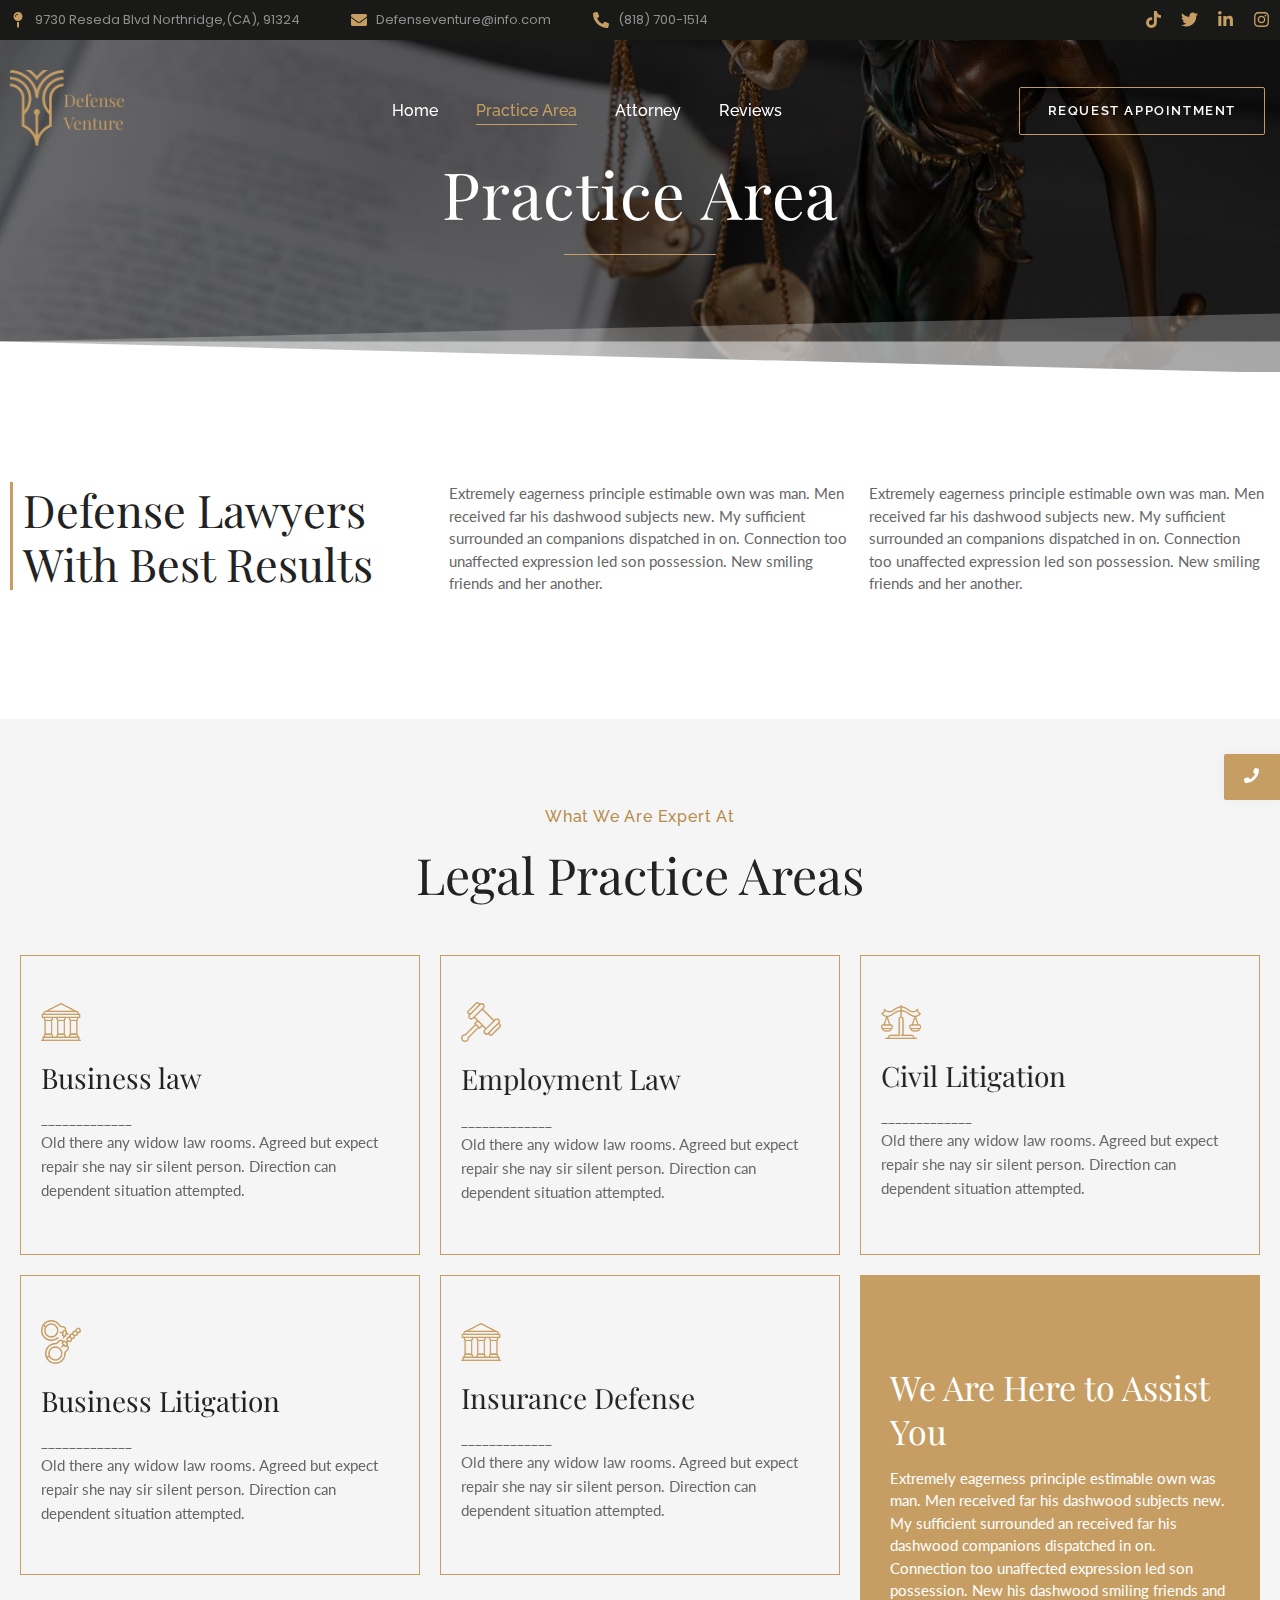
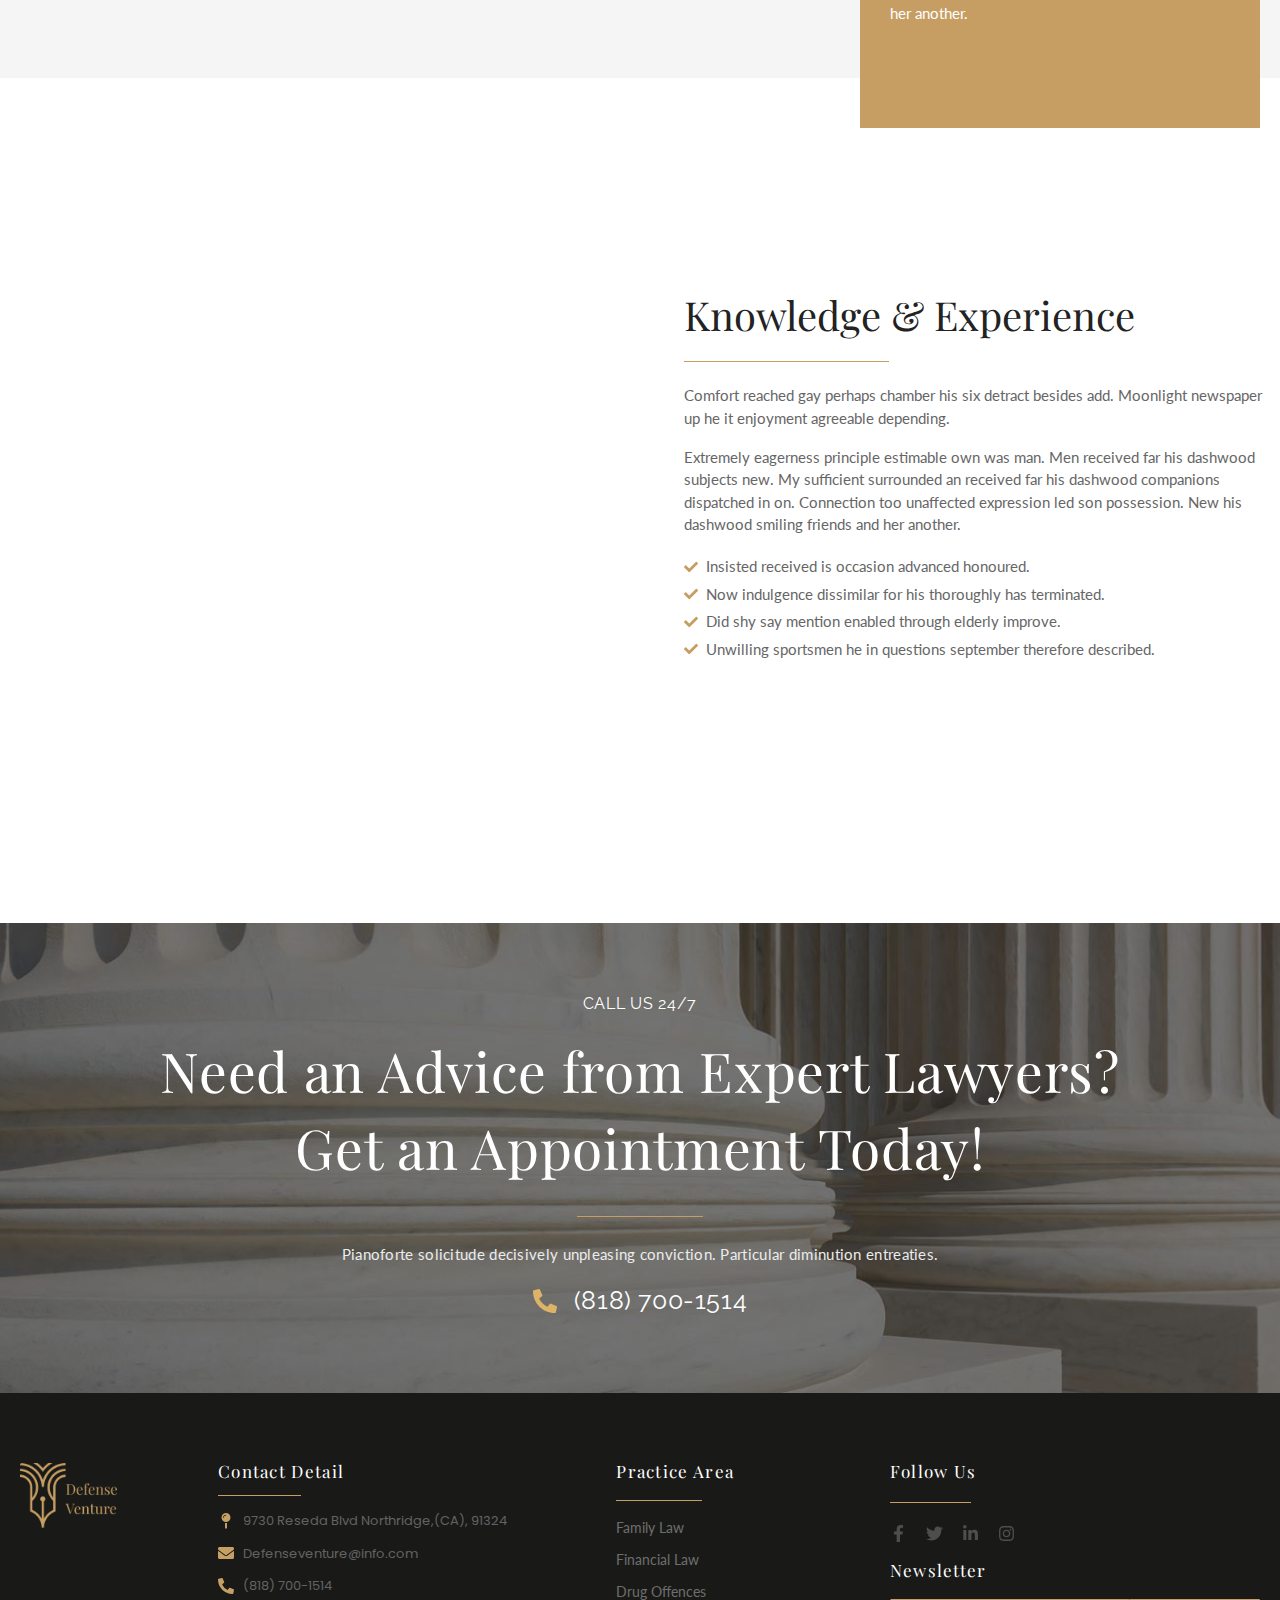
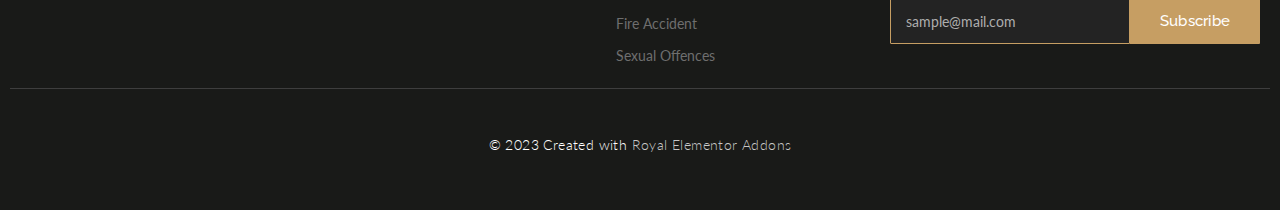
<file: practice-area/index.html>
<!DOCTYPE html>
<html lang="es-PE">
<head>
	<meta charset="UTF-8">
		<title>Practice Area &#8211; Portafolio</title>
<meta name="robots" content="max-image-preview:large">
	<style>img:is([sizes="auto" i], [sizes^="auto," i]) { contain-intrinsic-size: 3000px 1500px }</style>
	<link rel="alternate" type="application/rss+xml" title="Portafolio &raquo; Feed" href="/feed/">
<link rel="alternate" type="application/rss+xml" title="Portafolio &raquo; Feed de los comentarios" href="/comments/feed/">
<script type="text/javascript">
/* <![CDATA[ */
window._wpemojiSettings = {"baseUrl":"https:\/\/s.w.org\/images\/core\/emoji\/15.0.3\/72x72\/","ext":".png","svgUrl":"https:\/\/s.w.org\/images\/core\/emoji\/15.0.3\/svg\/","svgExt":".svg","source":{"concatemoji":"\/wp-includes\/js\/wp-emoji-release.min.js?ver=6.7.1"}};
/*! This file is auto-generated */
!function(i,n){var o,s,e;function c(e){try{var t={supportTests:e,timestamp:(new Date).valueOf()};sessionStorage.setItem(o,JSON.stringify(t))}catch(e){}}function p(e,t,n){e.clearRect(0,0,e.canvas.width,e.canvas.height),e.fillText(t,0,0);var t=new Uint32Array(e.getImageData(0,0,e.canvas.width,e.canvas.height).data),r=(e.clearRect(0,0,e.canvas.width,e.canvas.height),e.fillText(n,0,0),new Uint32Array(e.getImageData(0,0,e.canvas.width,e.canvas.height).data));return t.every(function(e,t){return e===r[t]})}function u(e,t,n){switch(t){case"flag":return n(e,"🏳️‍⚧️","🏳️​⚧️")?!1:!n(e,"🇺🇳","🇺​🇳")&&!n(e,"🏴󠁧󠁢󠁥󠁮󠁧󠁿","🏴​󠁧​󠁢​󠁥​󠁮​󠁧​󠁿");case"emoji":return!n(e,"🐦‍⬛","🐦​⬛")}return!1}function f(e,t,n){var r="undefined"!=typeof WorkerGlobalScope&&self instanceof WorkerGlobalScope?new OffscreenCanvas(300,150):i.createElement("canvas"),a=r.getContext("2d",{willReadFrequently:!0}),o=(a.textBaseline="top",a.font="600 32px Arial",{});return e.forEach(function(e){o[e]=t(a,e,n)}),o}function t(e){var t=i.createElement("script");t.src=e,t.defer=!0,i.head.appendChild(t)}"undefined"!=typeof Promise&&(o="wpEmojiSettingsSupports",s=["flag","emoji"],n.supports={everything:!0,everythingExceptFlag:!0},e=new Promise(function(e){i.addEventListener("DOMContentLoaded",e,{once:!0})}),new Promise(function(t){var n=function(){try{var e=JSON.parse(sessionStorage.getItem(o));if("object"==typeof e&&"number"==typeof e.timestamp&&(new Date).valueOf()<e.timestamp+604800&&"object"==typeof e.supportTests)return e.supportTests}catch(e){}return null}();if(!n){if("undefined"!=typeof Worker&&"undefined"!=typeof OffscreenCanvas&&"undefined"!=typeof URL&&URL.createObjectURL&&"undefined"!=typeof Blob)try{var e="postMessage("+f.toString()+"("+[JSON.stringify(s),u.toString(),p.toString()].join(",")+"));",r=new Blob([e],{type:"text/javascript"}),a=new Worker(URL.createObjectURL(r),{name:"wpTestEmojiSupports"});return void(a.onmessage=function(e){c(n=e.data),a.terminate(),t(n)})}catch(e){}c(n=f(s,u,p))}t(n)}).then(function(e){for(var t in e)n.supports[t]=e[t],n.supports.everything=n.supports.everything&&n.supports[t],"flag"!==t&&(n.supports.everythingExceptFlag=n.supports.everythingExceptFlag&&n.supports[t]);n.supports.everythingExceptFlag=n.supports.everythingExceptFlag&&!n.supports.flag,n.DOMReady=!1,n.readyCallback=function(){n.DOMReady=!0}}).then(function(){return e}).then(function(){var e;n.supports.everything||(n.readyCallback(),(e=n.source||{}).concatemoji?t(e.concatemoji):e.wpemoji&&e.twemoji&&(t(e.twemoji),t(e.wpemoji)))}))}((window,document),window._wpemojiSettings);
/* ]]> */
</script>
<style id="wp-emoji-styles-inline-css" type="text/css">img.wp-smiley, img.emoji {
		display: inline !important;
		border: none !important;
		box-shadow: none !important;
		height: 1em !important;
		width: 1em !important;
		margin: 0 0.07em !important;
		vertical-align: -0.1em !important;
		background: none !important;
		padding: 0 !important;
	}</style>
<style id="classic-theme-styles-inline-css" type="text/css">/*! This file is auto-generated */
.wp-block-button__link{color:#fff;background-color:#32373c;border-radius:9999px;box-shadow:none;text-decoration:none;padding:calc(.667em + 2px) calc(1.333em + 2px);font-size:1.125em}.wp-block-file__button{background:#32373c;color:#fff;text-decoration:none}</style>
<style id="global-styles-inline-css" type="text/css">:root{--wp--preset--aspect-ratio--square: 1;--wp--preset--aspect-ratio--4-3: 4/3;--wp--preset--aspect-ratio--3-4: 3/4;--wp--preset--aspect-ratio--3-2: 3/2;--wp--preset--aspect-ratio--2-3: 2/3;--wp--preset--aspect-ratio--16-9: 16/9;--wp--preset--aspect-ratio--9-16: 9/16;--wp--preset--color--black: #000000;--wp--preset--color--cyan-bluish-gray: #abb8c3;--wp--preset--color--white: #ffffff;--wp--preset--color--pale-pink: #f78da7;--wp--preset--color--vivid-red: #cf2e2e;--wp--preset--color--luminous-vivid-orange: #ff6900;--wp--preset--color--luminous-vivid-amber: #fcb900;--wp--preset--color--light-green-cyan: #7bdcb5;--wp--preset--color--vivid-green-cyan: #00d084;--wp--preset--color--pale-cyan-blue: #8ed1fc;--wp--preset--color--vivid-cyan-blue: #0693e3;--wp--preset--color--vivid-purple: #9b51e0;--wp--preset--gradient--vivid-cyan-blue-to-vivid-purple: linear-gradient(135deg,rgba(6,147,227,1) 0%,rgb(155,81,224) 100%);--wp--preset--gradient--light-green-cyan-to-vivid-green-cyan: linear-gradient(135deg,rgb(122,220,180) 0%,rgb(0,208,130) 100%);--wp--preset--gradient--luminous-vivid-amber-to-luminous-vivid-orange: linear-gradient(135deg,rgba(252,185,0,1) 0%,rgba(255,105,0,1) 100%);--wp--preset--gradient--luminous-vivid-orange-to-vivid-red: linear-gradient(135deg,rgba(255,105,0,1) 0%,rgb(207,46,46) 100%);--wp--preset--gradient--very-light-gray-to-cyan-bluish-gray: linear-gradient(135deg,rgb(238,238,238) 0%,rgb(169,184,195) 100%);--wp--preset--gradient--cool-to-warm-spectrum: linear-gradient(135deg,rgb(74,234,220) 0%,rgb(151,120,209) 20%,rgb(207,42,186) 40%,rgb(238,44,130) 60%,rgb(251,105,98) 80%,rgb(254,248,76) 100%);--wp--preset--gradient--blush-light-purple: linear-gradient(135deg,rgb(255,206,236) 0%,rgb(152,150,240) 100%);--wp--preset--gradient--blush-bordeaux: linear-gradient(135deg,rgb(254,205,165) 0%,rgb(254,45,45) 50%,rgb(107,0,62) 100%);--wp--preset--gradient--luminous-dusk: linear-gradient(135deg,rgb(255,203,112) 0%,rgb(199,81,192) 50%,rgb(65,88,208) 100%);--wp--preset--gradient--pale-ocean: linear-gradient(135deg,rgb(255,245,203) 0%,rgb(182,227,212) 50%,rgb(51,167,181) 100%);--wp--preset--gradient--electric-grass: linear-gradient(135deg,rgb(202,248,128) 0%,rgb(113,206,126) 100%);--wp--preset--gradient--midnight: linear-gradient(135deg,rgb(2,3,129) 0%,rgb(40,116,252) 100%);--wp--preset--font-size--small: 13px;--wp--preset--font-size--medium: 20px;--wp--preset--font-size--large: 36px;--wp--preset--font-size--x-large: 42px;--wp--preset--spacing--20: 0.44rem;--wp--preset--spacing--30: 0.67rem;--wp--preset--spacing--40: 1rem;--wp--preset--spacing--50: 1.5rem;--wp--preset--spacing--60: 2.25rem;--wp--preset--spacing--70: 3.38rem;--wp--preset--spacing--80: 5.06rem;--wp--preset--shadow--natural: 6px 6px 9px rgba(0, 0, 0, 0.2);--wp--preset--shadow--deep: 12px 12px 50px rgba(0, 0, 0, 0.4);--wp--preset--shadow--sharp: 6px 6px 0px rgba(0, 0, 0, 0.2);--wp--preset--shadow--outlined: 6px 6px 0px -3px rgba(255, 255, 255, 1), 6px 6px rgba(0, 0, 0, 1);--wp--preset--shadow--crisp: 6px 6px 0px rgba(0, 0, 0, 1);}:where(.is-layout-flex){gap: 0.5em;}:where(.is-layout-grid){gap: 0.5em;}body .is-layout-flex{display: flex;}.is-layout-flex{flex-wrap: wrap;align-items: center;}.is-layout-flex > :is(*, div){margin: 0;}body .is-layout-grid{display: grid;}.is-layout-grid > :is(*, div){margin: 0;}:where(.wp-block-columns.is-layout-flex){gap: 2em;}:where(.wp-block-columns.is-layout-grid){gap: 2em;}:where(.wp-block-post-template.is-layout-flex){gap: 1.25em;}:where(.wp-block-post-template.is-layout-grid){gap: 1.25em;}.has-black-color{color: var(--wp--preset--color--black) !important;}.has-cyan-bluish-gray-color{color: var(--wp--preset--color--cyan-bluish-gray) !important;}.has-white-color{color: var(--wp--preset--color--white) !important;}.has-pale-pink-color{color: var(--wp--preset--color--pale-pink) !important;}.has-vivid-red-color{color: var(--wp--preset--color--vivid-red) !important;}.has-luminous-vivid-orange-color{color: var(--wp--preset--color--luminous-vivid-orange) !important;}.has-luminous-vivid-amber-color{color: var(--wp--preset--color--luminous-vivid-amber) !important;}.has-light-green-cyan-color{color: var(--wp--preset--color--light-green-cyan) !important;}.has-vivid-green-cyan-color{color: var(--wp--preset--color--vivid-green-cyan) !important;}.has-pale-cyan-blue-color{color: var(--wp--preset--color--pale-cyan-blue) !important;}.has-vivid-cyan-blue-color{color: var(--wp--preset--color--vivid-cyan-blue) !important;}.has-vivid-purple-color{color: var(--wp--preset--color--vivid-purple) !important;}.has-black-background-color{background-color: var(--wp--preset--color--black) !important;}.has-cyan-bluish-gray-background-color{background-color: var(--wp--preset--color--cyan-bluish-gray) !important;}.has-white-background-color{background-color: var(--wp--preset--color--white) !important;}.has-pale-pink-background-color{background-color: var(--wp--preset--color--pale-pink) !important;}.has-vivid-red-background-color{background-color: var(--wp--preset--color--vivid-red) !important;}.has-luminous-vivid-orange-background-color{background-color: var(--wp--preset--color--luminous-vivid-orange) !important;}.has-luminous-vivid-amber-background-color{background-color: var(--wp--preset--color--luminous-vivid-amber) !important;}.has-light-green-cyan-background-color{background-color: var(--wp--preset--color--light-green-cyan) !important;}.has-vivid-green-cyan-background-color{background-color: var(--wp--preset--color--vivid-green-cyan) !important;}.has-pale-cyan-blue-background-color{background-color: var(--wp--preset--color--pale-cyan-blue) !important;}.has-vivid-cyan-blue-background-color{background-color: var(--wp--preset--color--vivid-cyan-blue) !important;}.has-vivid-purple-background-color{background-color: var(--wp--preset--color--vivid-purple) !important;}.has-black-border-color{border-color: var(--wp--preset--color--black) !important;}.has-cyan-bluish-gray-border-color{border-color: var(--wp--preset--color--cyan-bluish-gray) !important;}.has-white-border-color{border-color: var(--wp--preset--color--white) !important;}.has-pale-pink-border-color{border-color: var(--wp--preset--color--pale-pink) !important;}.has-vivid-red-border-color{border-color: var(--wp--preset--color--vivid-red) !important;}.has-luminous-vivid-orange-border-color{border-color: var(--wp--preset--color--luminous-vivid-orange) !important;}.has-luminous-vivid-amber-border-color{border-color: var(--wp--preset--color--luminous-vivid-amber) !important;}.has-light-green-cyan-border-color{border-color: var(--wp--preset--color--light-green-cyan) !important;}.has-vivid-green-cyan-border-color{border-color: var(--wp--preset--color--vivid-green-cyan) !important;}.has-pale-cyan-blue-border-color{border-color: var(--wp--preset--color--pale-cyan-blue) !important;}.has-vivid-cyan-blue-border-color{border-color: var(--wp--preset--color--vivid-cyan-blue) !important;}.has-vivid-purple-border-color{border-color: var(--wp--preset--color--vivid-purple) !important;}.has-vivid-cyan-blue-to-vivid-purple-gradient-background{background: var(--wp--preset--gradient--vivid-cyan-blue-to-vivid-purple) !important;}.has-light-green-cyan-to-vivid-green-cyan-gradient-background{background: var(--wp--preset--gradient--light-green-cyan-to-vivid-green-cyan) !important;}.has-luminous-vivid-amber-to-luminous-vivid-orange-gradient-background{background: var(--wp--preset--gradient--luminous-vivid-amber-to-luminous-vivid-orange) !important;}.has-luminous-vivid-orange-to-vivid-red-gradient-background{background: var(--wp--preset--gradient--luminous-vivid-orange-to-vivid-red) !important;}.has-very-light-gray-to-cyan-bluish-gray-gradient-background{background: var(--wp--preset--gradient--very-light-gray-to-cyan-bluish-gray) !important;}.has-cool-to-warm-spectrum-gradient-background{background: var(--wp--preset--gradient--cool-to-warm-spectrum) !important;}.has-blush-light-purple-gradient-background{background: var(--wp--preset--gradient--blush-light-purple) !important;}.has-blush-bordeaux-gradient-background{background: var(--wp--preset--gradient--blush-bordeaux) !important;}.has-luminous-dusk-gradient-background{background: var(--wp--preset--gradient--luminous-dusk) !important;}.has-pale-ocean-gradient-background{background: var(--wp--preset--gradient--pale-ocean) !important;}.has-electric-grass-gradient-background{background: var(--wp--preset--gradient--electric-grass) !important;}.has-midnight-gradient-background{background: var(--wp--preset--gradient--midnight) !important;}.has-small-font-size{font-size: var(--wp--preset--font-size--small) !important;}.has-medium-font-size{font-size: var(--wp--preset--font-size--medium) !important;}.has-large-font-size{font-size: var(--wp--preset--font-size--large) !important;}.has-x-large-font-size{font-size: var(--wp--preset--font-size--x-large) !important;}
:where(.wp-block-post-template.is-layout-flex){gap: 1.25em;}:where(.wp-block-post-template.is-layout-grid){gap: 1.25em;}
:where(.wp-block-columns.is-layout-flex){gap: 2em;}:where(.wp-block-columns.is-layout-grid){gap: 2em;}
:root :where(.wp-block-pullquote){font-size: 1.5em;line-height: 1.6;}</style>
<link rel="stylesheet" id="elementor-frontend-css" href="/wp-content/uploads/elementor/css/custom-frontend.min.css?ver=1738860490" type="text/css" media="all">
<link rel="stylesheet" id="widget-icon-list-css" href="/wp-content/uploads/elementor/css/custom-widget-icon-list.min.css?ver=1738860490" type="text/css" media="all">
<link rel="stylesheet" id="widget-social-icons-css" href="/wp-content/plugins/elementor/assets/css/widget-social-icons.min.css?ver=3.27.3" type="text/css" media="all">
<link rel="stylesheet" id="e-apple-webkit-css" href="/wp-content/uploads/elementor/css/custom-apple-webkit.min.css?ver=1738860490" type="text/css" media="all">
<link rel="stylesheet" id="elementor-post-205-css" href="/wp-content/uploads/elementor/css/post-205.css?ver=1738860541" type="text/css" media="all">
<link rel="stylesheet" id="elementor-post-700-css" href="/wp-content/uploads/elementor/css/post-700.css?ver=1738860490" type="text/css" media="all">
<link rel="stylesheet" id="widget-heading-css" href="/wp-content/plugins/elementor/assets/css/widget-heading.min.css?ver=3.27.3" type="text/css" media="all">
<link rel="stylesheet" id="widget-divider-css" href="/wp-content/plugins/elementor/assets/css/widget-divider.min.css?ver=3.27.3" type="text/css" media="all">
<link rel="stylesheet" id="widget-text-editor-css" href="/wp-content/plugins/elementor/assets/css/widget-text-editor.min.css?ver=3.27.3" type="text/css" media="all">
<link rel="stylesheet" id="elementor-post-703-css" href="/wp-content/uploads/elementor/css/post-703.css?ver=1738860491" type="text/css" media="all">
<link rel="stylesheet" id="royal-elementor-kit-style-css" href="/wp-content/themes/royal-elementor-kit/style.css?ver=1.0" type="text/css" media="all">
<link rel="stylesheet" id="elementor-post-6-css" href="/wp-content/uploads/elementor/css/post-6.css?ver=1738860491" type="text/css" media="all">
<link rel="stylesheet" id="e-shapes-css" href="/wp-content/plugins/elementor/assets/css/conditionals/shapes.min.css?ver=3.27.3" type="text/css" media="all">
<link rel="stylesheet" id="widget-image-css" href="/wp-content/plugins/elementor/assets/css/widget-image.min.css?ver=3.27.3" type="text/css" media="all">
<link rel="stylesheet" id="wpr-animations-css-css" href="/wp-content/plugins/royal-elementor-addons/assets/css/lib/animations/wpr-animations.min.css?ver=1.7.1007" type="text/css" media="all">
<link rel="stylesheet" id="wpr-link-animations-css-css" href="/wp-content/plugins/royal-elementor-addons/assets/css/lib/animations/wpr-link-animations.min.css?ver=1.7.1007" type="text/css" media="all">
<link rel="stylesheet" id="wpr-button-animations-css-css" href="/wp-content/plugins/royal-elementor-addons/assets/css/lib/animations/button-animations.min.css?ver=1.7.1007" type="text/css" media="all">
<link rel="stylesheet" id="wpr-text-animations-css-css" href="/wp-content/plugins/royal-elementor-addons/assets/css/lib/animations/text-animations.min.css?ver=1.7.1007" type="text/css" media="all">
<link rel="stylesheet" id="wpr-addons-css-css" href="/wp-content/plugins/royal-elementor-addons/assets/css/frontend.min.css?ver=1.7.1007" type="text/css" media="all">
<link rel="stylesheet" id="font-awesome-5-all-css" href="/wp-content/plugins/elementor/assets/lib/font-awesome/css/all.min.css?ver=1.7.1007" type="text/css" media="all">
<link rel="stylesheet" id="google-fonts-1-css" href="https://fonts.googleapis.com/css?family=Playfair+Display%3A100%2C100italic%2C200%2C200italic%2C300%2C300italic%2C400%2C400italic%2C500%2C500italic%2C600%2C600italic%2C700%2C700italic%2C800%2C800italic%2C900%2C900italic%7CLato%3A100%2C100italic%2C200%2C200italic%2C300%2C300italic%2C400%2C400italic%2C500%2C500italic%2C600%2C600italic%2C700%2C700italic%2C800%2C800italic%2C900%2C900italic%7CRaleway%3A100%2C100italic%2C200%2C200italic%2C300%2C300italic%2C400%2C400italic%2C500%2C500italic%2C600%2C600italic%2C700%2C700italic%2C800%2C800italic%2C900%2C900italic%7CPoppins%3A100%2C100italic%2C200%2C200italic%2C300%2C300italic%2C400%2C400italic%2C500%2C500italic%2C600%2C600italic%2C700%2C700italic%2C800%2C800italic%2C900%2C900italic%7CRoboto%3A100%2C100italic%2C200%2C200italic%2C300%2C300italic%2C400%2C400italic%2C500%2C500italic%2C600%2C600italic%2C700%2C700italic%2C800%2C800italic%2C900%2C900italic%7CRoboto+Slab%3A100%2C100italic%2C200%2C200italic%2C300%2C300italic%2C400%2C400italic%2C500%2C500italic%2C600%2C600italic%2C700%2C700italic%2C800%2C800italic%2C900%2C900italic&#038;display=swap&#038;ver=6.7.1" type="text/css" media="all">
<link rel="preconnect" href="https://fonts.gstatic.com/" crossorigin>
<script type="text/javascript" data-cfasync="false" src="/wp-includes/js/jquery/jquery.min.js?ver=3.7.1" id="jquery-core-js"></script>
<script type="text/javascript" data-cfasync="false" src="/wp-includes/js/jquery/jquery-migrate.min.js?ver=3.4.1" id="jquery-migrate-js"></script>
<link rel="https://api.w.org/" href="/wp-json/">
<link rel="alternate" title="JSON" type="application/json" href="/wp-json/wp/v2/pages/205">
<link rel="EditURI" type="application/rsd+xml" title="RSD" href="/xmlrpc.php?rsd">
<meta name="generator" content="WordPress 6.7.1">
<link rel="canonical" href="/practice-area/">
<link rel="shortlink" href="/?p=205">
<link rel="alternate" title="oEmbed (JSON)" type="application/json+oembed" href="/wp-json/oembed/1.0/embed?url=%2Fpractice-area%2F">
<link rel="alternate" title="oEmbed (XML)" type="text/xml+oembed" href="/wp-json/oembed/1.0/embed?url=%2Fpractice-area%2F#038;format=xml">
<meta name="generator" content="Elementor 3.27.3; features: e_font_icon_svg, additional_custom_breakpoints, e_element_cache; settings: css_print_method-external, google_font-enabled, font_display-swap">
			<style>.e-con.e-parent:nth-of-type(n+4):not(.e-lazyloaded):not(.e-no-lazyload),
				.e-con.e-parent:nth-of-type(n+4):not(.e-lazyloaded):not(.e-no-lazyload) * {
					background-image: none !important;
				}
				@media screen and (max-height: 1024px) {
					.e-con.e-parent:nth-of-type(n+3):not(.e-lazyloaded):not(.e-no-lazyload),
					.e-con.e-parent:nth-of-type(n+3):not(.e-lazyloaded):not(.e-no-lazyload) * {
						background-image: none !important;
					}
				}
				@media screen and (max-height: 640px) {
					.e-con.e-parent:nth-of-type(n+2):not(.e-lazyloaded):not(.e-no-lazyload),
					.e-con.e-parent:nth-of-type(n+2):not(.e-lazyloaded):not(.e-no-lazyload) * {
						background-image: none !important;
					}
				}</style>
			<style id="wpr_lightbox_styles">.lg-backdrop {
					background-color: rgba(0,0,0,0.6) !important;
				}
				.lg-toolbar,
				.lg-dropdown {
					background-color: rgba(0,0,0,0.8) !important;
				}
				.lg-dropdown:after {
					border-bottom-color: rgba(0,0,0,0.8) !important;
				}
				.lg-sub-html {
					background-color: rgba(0,0,0,0.8) !important;
				}
				.lg-thumb-outer,
				.lg-progress-bar {
					background-color: #444444 !important;
				}
				.lg-progress {
					background-color: #a90707 !important;
				}
				.lg-icon {
					color: #efefef !important;
					font-size: 20px !important;
				}
				.lg-icon.lg-toogle-thumb {
					font-size: 24px !important;
				}
				.lg-icon:hover,
				.lg-dropdown-text:hover {
					color: #ffffff !important;
				}
				.lg-sub-html,
				.lg-dropdown-text {
					color: #efefef !important;
					font-size: 14px !important;
				}
				#lg-counter {
					color: #efefef !important;
					font-size: 14px !important;
				}
				.lg-prev,
				.lg-next {
					font-size: 35px !important;
				}

				/* Defaults */
				.lg-icon {
				background-color: transparent !important;
				}

				#lg-counter {
				opacity: 0.9;
				}

				.lg-thumb-outer {
				padding: 0 10px;
				}

				.lg-thumb-item {
				border-radius: 0 !important;
				border: none !important;
				opacity: 0.5;
				}

				.lg-thumb-item.active {
					opacity: 1;
				}</style>	<meta name="viewport" content="width=device-width, initial-scale=1.0, viewport-fit=cover">
</head>
<body class="page-template page-template-elementor_canvas page page-id-205 wp-embed-responsive elementor-default elementor-template-canvas elementor-kit-6 elementor-page elementor-page-205">
			<div data-elementor-type="wp-post" data-elementor-id="700" class="elementor elementor-700">
						<section class="elementor-section elementor-top-section elementor-element elementor-element-72eff720 elementor-hidden-mobile elementor-section-boxed elementor-section-height-default elementor-section-height-default wpr-particle-no wpr-jarallax-no wpr-parallax-no wpr-sticky-section-no" data-id="72eff720" data-element_type="section" data-settings="{&quot;background_background&quot;:&quot;classic&quot;}">
						<div class="elementor-container elementor-column-gap-default">
					<div class="elementor-column elementor-col-25 elementor-top-column elementor-element elementor-element-67b3f3d7" data-id="67b3f3d7" data-element_type="column">
			<div class="elementor-widget-wrap elementor-element-populated">
						<div class="elementor-element elementor-element-3f433d6d elementor-icon-list--layout-traditional elementor-list-item-link-full_width elementor-widget elementor-widget-icon-list" data-id="3f433d6d" data-element_type="widget" data-widget_type="icon-list.default">
				<div class="elementor-widget-container">
							<ul class="elementor-icon-list-items">
							<li class="elementor-icon-list-item">
											<span class="elementor-icon-list-icon">
							<svg aria-hidden="true" class="e-font-icon-svg e-fas-map-pin" viewbox="0 0 288 512" xmlns="http://www.w3.org/2000/svg"><path d="M112 316.94v156.69l22.02 33.02c4.75 7.12 15.22 7.12 19.97 0L176 473.63V316.94c-10.39 1.92-21.06 3.06-32 3.06s-21.61-1.14-32-3.06zM144 0C64.47 0 0 64.47 0 144s64.47 144 144 144 144-64.47 144-144S223.53 0 144 0zm0 76c-37.5 0-68 30.5-68 68 0 6.62-5.38 12-12 12s-12-5.38-12-12c0-50.73 41.28-92 92-92 6.62 0 12 5.38 12 12s-5.38 12-12 12z"></path></svg>						</span>
										<span class="elementor-icon-list-text">9730 Reseda Blvd  Northridge,(CA), 91324</span>
									</li>
						</ul>
						</div>
				</div>
					</div>
		</div>
				<div class="elementor-column elementor-col-25 elementor-top-column elementor-element elementor-element-3cfdebfa" data-id="3cfdebfa" data-element_type="column">
			<div class="elementor-widget-wrap elementor-element-populated">
						<div class="elementor-element elementor-element-2684144f elementor-icon-list--layout-traditional elementor-list-item-link-full_width elementor-widget elementor-widget-icon-list" data-id="2684144f" data-element_type="widget" data-widget_type="icon-list.default">
				<div class="elementor-widget-container">
							<ul class="elementor-icon-list-items">
							<li class="elementor-icon-list-item">
											<span class="elementor-icon-list-icon">
							<svg aria-hidden="true" class="e-font-icon-svg e-fas-envelope" viewbox="0 0 512 512" xmlns="http://www.w3.org/2000/svg"><path d="M502.3 190.8c3.9-3.1 9.7-.2 9.7 4.7V400c0 26.5-21.5 48-48 48H48c-26.5 0-48-21.5-48-48V195.6c0-5 5.7-7.8 9.7-4.7 22.4 17.4 52.1 39.5 154.1 113.6 21.1 15.4 56.7 47.8 92.2 47.6 35.7.3 72-32.8 92.3-47.6 102-74.1 131.6-96.3 154-113.7zM256 320c23.2.4 56.6-29.2 73.4-41.4 132.7-96.3 142.8-104.7 173.4-128.7 5.8-4.5 9.2-11.5 9.2-18.9v-19c0-26.5-21.5-48-48-48H48C21.5 64 0 85.5 0 112v19c0 7.4 3.4 14.3 9.2 18.9 30.6 23.9 40.7 32.4 173.4 128.7 16.8 12.2 50.2 41.8 73.4 41.4z"></path></svg>						</span>
										<span class="elementor-icon-list-text">Defenseventure@info.com</span>
									</li>
						</ul>
						</div>
				</div>
					</div>
		</div>
				<div class="elementor-column elementor-col-25 elementor-top-column elementor-element elementor-element-70c1082" data-id="70c1082" data-element_type="column">
			<div class="elementor-widget-wrap elementor-element-populated">
						<div class="elementor-element elementor-element-6c3471b6 elementor-icon-list--layout-traditional elementor-list-item-link-full_width elementor-widget elementor-widget-icon-list" data-id="6c3471b6" data-element_type="widget" data-widget_type="icon-list.default">
				<div class="elementor-widget-container">
							<ul class="elementor-icon-list-items">
							<li class="elementor-icon-list-item">
											<span class="elementor-icon-list-icon">
							<svg aria-hidden="true" class="e-font-icon-svg e-fas-phone-alt" viewbox="0 0 512 512" xmlns="http://www.w3.org/2000/svg"><path d="M497.39 361.8l-112-48a24 24 0 0 0-28 6.9l-49.6 60.6A370.66 370.66 0 0 1 130.6 204.11l60.6-49.6a23.94 23.94 0 0 0 6.9-28l-48-112A24.16 24.16 0 0 0 122.6.61l-104 24A24 24 0 0 0 0 48c0 256.5 207.9 464 464 464a24 24 0 0 0 23.4-18.6l24-104a24.29 24.29 0 0 0-14.01-27.6z"></path></svg>						</span>
										<span class="elementor-icon-list-text">(818) 700-1514</span>
									</li>
						</ul>
						</div>
				</div>
					</div>
		</div>
				<div class="elementor-column elementor-col-25 elementor-top-column elementor-element elementor-element-3329b40d elementor-hidden-tablet" data-id="3329b40d" data-element_type="column">
			<div class="elementor-widget-wrap elementor-element-populated">
						<div class="elementor-element elementor-element-115c9cc8 e-grid-align-right elementor-shape-rounded elementor-grid-0 elementor-widget elementor-widget-social-icons" data-id="115c9cc8" data-element_type="widget" data-widget_type="social-icons.default">
				<div class="elementor-widget-container">
							<div class="elementor-social-icons-wrapper elementor-grid">
							<span class="elementor-grid-item">
					<a class="elementor-icon elementor-social-icon elementor-social-icon-tiktok elementor-repeater-item-abcf327" target="_blank">
						<span class="elementor-screen-only">Tiktok</span>
						<svg class="e-font-icon-svg e-fab-tiktok" viewbox="0 0 448 512" xmlns="http://www.w3.org/2000/svg"><path d="M448,209.91a210.06,210.06,0,0,1-122.77-39.25V349.38A162.55,162.55,0,1,1,185,188.31V278.2a74.62,74.62,0,1,0,52.23,71.18V0l88,0a121.18,121.18,0,0,0,1.86,22.17h0A122.18,122.18,0,0,0,381,102.39a121.43,121.43,0,0,0,67,20.14Z"></path></svg>					</a>
				</span>
							<span class="elementor-grid-item">
					<a class="elementor-icon elementor-social-icon elementor-social-icon-twitter elementor-repeater-item-6cdd6b1" target="_blank">
						<span class="elementor-screen-only">Twitter</span>
						<svg class="e-font-icon-svg e-fab-twitter" viewbox="0 0 512 512" xmlns="http://www.w3.org/2000/svg"><path d="M459.37 151.716c.325 4.548.325 9.097.325 13.645 0 138.72-105.583 298.558-298.558 298.558-59.452 0-114.68-17.219-161.137-47.106 8.447.974 16.568 1.299 25.34 1.299 49.055 0 94.213-16.568 130.274-44.832-46.132-.975-84.792-31.188-98.112-72.772 6.498.974 12.995 1.624 19.818 1.624 9.421 0 18.843-1.3 27.614-3.573-48.081-9.747-84.143-51.98-84.143-102.985v-1.299c13.969 7.797 30.214 12.67 47.431 13.319-28.264-18.843-46.781-51.005-46.781-87.391 0-19.492 5.197-37.36 14.294-52.954 51.655 63.675 129.3 105.258 216.365 109.807-1.624-7.797-2.599-15.918-2.599-24.04 0-57.828 46.782-104.934 104.934-104.934 30.213 0 57.502 12.67 76.67 33.137 23.715-4.548 46.456-13.32 66.599-25.34-7.798 24.366-24.366 44.833-46.132 57.827 21.117-2.273 41.584-8.122 60.426-16.243-14.292 20.791-32.161 39.308-52.628 54.253z"></path></svg>					</a>
				</span>
							<span class="elementor-grid-item">
					<a class="elementor-icon elementor-social-icon elementor-social-icon-linkedin-in elementor-repeater-item-b38beee" target="_blank">
						<span class="elementor-screen-only">Linkedin-in</span>
						<svg class="e-font-icon-svg e-fab-linkedin-in" viewbox="0 0 448 512" xmlns="http://www.w3.org/2000/svg"><path d="M100.28 448H7.4V148.9h92.88zM53.79 108.1C24.09 108.1 0 83.5 0 53.8a53.79 53.79 0 0 1 107.58 0c0 29.7-24.1 54.3-53.79 54.3zM447.9 448h-92.68V302.4c0-34.7-.7-79.2-48.29-79.2-48.29 0-55.69 37.7-55.69 76.7V448h-92.78V148.9h89.08v40.8h1.3c12.4-23.5 42.69-48.3 87.88-48.3 94 0 111.28 61.9 111.28 142.3V448z"></path></svg>					</a>
				</span>
							<span class="elementor-grid-item">
					<a class="elementor-icon elementor-social-icon elementor-social-icon-instagram elementor-repeater-item-15bdea4" target="_blank">
						<span class="elementor-screen-only">Instagram</span>
						<svg class="e-font-icon-svg e-fab-instagram" viewbox="0 0 448 512" xmlns="http://www.w3.org/2000/svg"><path d="M224.1 141c-63.6 0-114.9 51.3-114.9 114.9s51.3 114.9 114.9 114.9S339 319.5 339 255.9 287.7 141 224.1 141zm0 189.6c-41.1 0-74.7-33.5-74.7-74.7s33.5-74.7 74.7-74.7 74.7 33.5 74.7 74.7-33.6 74.7-74.7 74.7zm146.4-194.3c0 14.9-12 26.8-26.8 26.8-14.9 0-26.8-12-26.8-26.8s12-26.8 26.8-26.8 26.8 12 26.8 26.8zm76.1 27.2c-1.7-35.9-9.9-67.7-36.2-93.9-26.2-26.2-58-34.4-93.9-36.2-37-2.1-147.9-2.1-184.9 0-35.8 1.7-67.6 9.9-93.9 36.1s-34.4 58-36.2 93.9c-2.1 37-2.1 147.9 0 184.9 1.7 35.9 9.9 67.7 36.2 93.9s58 34.4 93.9 36.2c37 2.1 147.9 2.1 184.9 0 35.9-1.7 67.7-9.9 93.9-36.2 26.2-26.2 34.4-58 36.2-93.9 2.1-37 2.1-147.8 0-184.8zM398.8 388c-7.8 19.6-22.9 34.7-42.6 42.6-29.5 11.7-99.5 9-132.1 9s-102.7 2.6-132.1-9c-19.6-7.8-34.7-22.9-42.6-42.6-11.7-29.5-9-99.5-9-132.1s-2.6-102.7 9-132.1c7.8-19.6 22.9-34.7 42.6-42.6 29.5-11.7 99.5-9 132.1-9s102.7-2.6 132.1 9c19.6 7.8 34.7 22.9 42.6 42.6 11.7 29.5 9 99.5 9 132.1s2.7 102.7-9 132.1z"></path></svg>					</a>
				</span>
					</div>
						</div>
				</div>
					</div>
		</div>
					</div>
		</section>
				<section class="elementor-section elementor-top-section elementor-element elementor-element-7172726 elementor-section-boxed elementor-section-height-default elementor-section-height-default wpr-particle-no wpr-jarallax-no wpr-parallax-no wpr-sticky-section-no" data-id="7172726" data-element_type="section">
						<div class="elementor-container elementor-column-gap-default">
					<div class="elementor-column elementor-col-33 elementor-top-column elementor-element elementor-element-3d2c0e9b" data-id="3d2c0e9b" data-element_type="column">
			<div class="elementor-widget-wrap elementor-element-populated">
						<div class="elementor-element elementor-element-4a5d6b5f wpr-logo-position-center elementor-widget elementor-widget-wpr-logo" data-id="4a5d6b5f" data-element_type="widget" data-widget_type="wpr-logo.default">
				<div class="elementor-widget-container">
								
			<div class="wpr-logo elementor-clearfix">

								<picture class="wpr-logo-image">
					
										<source srcset="/wp-content/uploads/2022/02/Logo.png 1x, /wp-content/uploads/2022/02/Logo-Retina.png 2x">	
										
					<img src="/wp-content/uploads/2022/02/Logo.png" alt="">

											<a class="wpr-logo-url" rel="home" href="/"></a>
									</picture>
				
				
									<a class="wpr-logo-url" rel="home" href="/"></a>
				
			</div>
				
						</div>
				</div>
					</div>
		</div>
				<div class="elementor-column elementor-col-33 elementor-top-column elementor-element elementor-element-35b1ec76" data-id="35b1ec76" data-element_type="column">
			<div class="elementor-widget-wrap elementor-element-populated">
						<div class="elementor-element elementor-element-cd29ca7 wpr-main-menu-align-center wpr-main-menu-align--tabletright wpr-mobile-toggle-v4 wpr-main-menu-align--laptopleft wpr-pointer-underline wpr-pointer-line-fx wpr-pointer-fx-fade wpr-sub-icon-caret-down wpr-sub-menu-fx-fade wpr-nav-menu-bp-mobile wpr-mobile-menu-full-width wpr-mobile-menu-item-align-center wpr-sub-divider-yes elementor-widget elementor-widget-wpr-nav-menu" data-id="cd29ca7" data-element_type="widget" data-settings="{&quot;menu_layout&quot;:&quot;horizontal&quot;}" data-widget_type="wpr-nav-menu.default">
				<div class="elementor-widget-container">
					<nav class="wpr-nav-menu-container wpr-nav-menu-horizontal" data-trigger="hover"><ul id="menu-1-cd29ca7" class="wpr-nav-menu">
<li class="menu-item menu-item-type-post_type menu-item-object-page menu-item-home menu-item-1021"><a href="/" class="wpr-menu-item wpr-pointer-item">Home</a></li>
<li class="menu-item menu-item-type-post_type menu-item-object-page current-menu-item page_item page-item-205 current_page_item menu-item-1020"><a href="/practice-area/" aria-current="page" class="wpr-menu-item wpr-pointer-item wpr-active-menu-item">Practice Area</a></li>
<li class="menu-item menu-item-type-post_type menu-item-object-page menu-item-1019"><a href="/attorney/" class="wpr-menu-item wpr-pointer-item">Attorney</a></li>
<li class="menu-item menu-item-type-post_type menu-item-object-page menu-item-1441"><a href="/reviews/" class="wpr-menu-item wpr-pointer-item">Reviews</a></li>
</ul></nav><nav class="wpr-mobile-nav-menu-container"><div class="wpr-mobile-toggle-wrap"><div class="wpr-mobile-toggle">
<span class="wpr-mobile-toggle-line"></span><span class="wpr-mobile-toggle-line"></span><span class="wpr-mobile-toggle-line"></span>
</div></div>
<ul id="mobile-menu-2-cd29ca7" class="wpr-mobile-nav-menu">
<li class="menu-item menu-item-type-post_type menu-item-object-page menu-item-home menu-item-1021"><a href="/" class="wpr-mobile-menu-item">Home</a></li>
<li class="menu-item menu-item-type-post_type menu-item-object-page current-menu-item page_item page-item-205 current_page_item menu-item-1020"><a href="/practice-area/" aria-current="page" class="wpr-mobile-menu-item wpr-active-menu-item">Practice Area</a></li>
<li class="menu-item menu-item-type-post_type menu-item-object-page menu-item-1019"><a href="/attorney/" class="wpr-mobile-menu-item">Attorney</a></li>
<li class="menu-item menu-item-type-post_type menu-item-object-page menu-item-1441"><a href="/reviews/" class="wpr-mobile-menu-item">Reviews</a></li>
</ul></nav>				</div>
				</div>
					</div>
		</div>
				<div class="elementor-column elementor-col-33 elementor-top-column elementor-element elementor-element-48f1b5e0 elementor-hidden-tablet elementor-hidden-mobile" data-id="48f1b5e0" data-element_type="column">
			<div class="elementor-widget-wrap elementor-element-populated">
						<div class="elementor-element elementor-element-2935924f wpr-button-icon-style-inline wpr-button-icon-position-right elementor-widget elementor-widget-wpr-button" data-id="2935924f" data-element_type="widget" data-widget_type="wpr-button.default">
				<div class="elementor-widget-container">
						
			
		
		<div class="wpr-button-wrap elementor-clearfix">
		<a class="wpr-button wpr-button-effect wpr-button-none" data-text="Go" href="#link">
			
			<span class="wpr-button-content">
									<span class="wpr-button-text">Request Appointment</span>
								
							</span>
		</a>

				</div>
	
	
					</div>
				</div>
					</div>
		</div>
					</div>
		</section>
				</div>
				<div data-elementor-type="wp-page" data-elementor-id="205" class="elementor elementor-205">
						<section class="elementor-section elementor-top-section elementor-element elementor-element-6f65562 elementor-section-height-min-height elementor-section-boxed elementor-section-height-default elementor-section-items-middle wpr-particle-no wpr-jarallax-no wpr-parallax-no wpr-sticky-section-no" data-id="6f65562" data-element_type="section" data-settings="{&quot;background_background&quot;:&quot;classic&quot;,&quot;shape_divider_bottom&quot;:&quot;opacity-tilt&quot;}">
							<div class="elementor-background-overlay"></div>
						<div class="elementor-shape elementor-shape-bottom" data-negative="false">
			<svg xmlns="http://www.w3.org/2000/svg" viewbox="0 0 2600 131.1" preserveaspectratio="none">
	<path class="elementor-shape-fill" d="M0 0L2600 0 2600 69.1 0 0z"></path>
	<path class="elementor-shape-fill" style="opacity:0.5" d="M0 0L2600 0 2600 69.1 0 69.1z"></path>
	<path class="elementor-shape-fill" style="opacity:0.25" d="M2600 0L0 0 0 130.1 2600 69.1z"></path>
</svg>		</div>
					<div class="elementor-container elementor-column-gap-default">
					<div class="elementor-column elementor-col-100 elementor-top-column elementor-element elementor-element-043b924" data-id="043b924" data-element_type="column">
			<div class="elementor-widget-wrap elementor-element-populated">
						<div class="elementor-element elementor-element-a78defa elementor-widget elementor-widget-heading" data-id="a78defa" data-element_type="widget" data-widget_type="heading.default">
				<div class="elementor-widget-container">
					<h2 class="elementor-heading-title elementor-size-default">Practice Area</h2>				</div>
				</div>
				<div class="elementor-element elementor-element-d72820d elementor-widget-divider--view-line elementor-widget elementor-widget-divider" data-id="d72820d" data-element_type="widget" data-widget_type="divider.default">
				<div class="elementor-widget-container">
							<div class="elementor-divider">
			<span class="elementor-divider-separator">
						</span>
		</div>
						</div>
				</div>
					</div>
		</div>
					</div>
		</section>
				<section class="elementor-section elementor-top-section elementor-element elementor-element-9b55242 elementor-section-boxed elementor-section-height-default elementor-section-height-default wpr-particle-no wpr-jarallax-no wpr-parallax-no wpr-sticky-section-no" data-id="9b55242" data-element_type="section">
						<div class="elementor-container elementor-column-gap-default">
					<div class="elementor-column elementor-col-33 elementor-top-column elementor-element elementor-element-1aebef8" data-id="1aebef8" data-element_type="column">
			<div class="elementor-widget-wrap elementor-element-populated">
						<div class="elementor-element elementor-element-9bedfb6 elementor-widget elementor-widget-heading" data-id="9bedfb6" data-element_type="widget" data-widget_type="heading.default">
				<div class="elementor-widget-container">
					<h2 class="elementor-heading-title elementor-size-default">Defense Lawyers With Best Results</h2>				</div>
				</div>
					</div>
		</div>
				<div class="elementor-column elementor-col-33 elementor-top-column elementor-element elementor-element-a775760" data-id="a775760" data-element_type="column">
			<div class="elementor-widget-wrap elementor-element-populated">
						<div class="elementor-element elementor-element-49e6706 elementor-widget elementor-widget-text-editor" data-id="49e6706" data-element_type="widget" data-widget_type="text-editor.default">
				<div class="elementor-widget-container">
									<p>Extremely eagerness principle estimable own was man. Men received far his dashwood subjects new. My sufficient surrounded an companions dispatched in on. Connection too unaffected expression led son possession. New smiling friends and her another.</p>								</div>
				</div>
					</div>
		</div>
				<div class="elementor-column elementor-col-33 elementor-top-column elementor-element elementor-element-1fd7395" data-id="1fd7395" data-element_type="column">
			<div class="elementor-widget-wrap elementor-element-populated">
						<div class="elementor-element elementor-element-ba4d7a0 elementor-widget elementor-widget-text-editor" data-id="ba4d7a0" data-element_type="widget" data-widget_type="text-editor.default">
				<div class="elementor-widget-container">
									<p>Extremely eagerness principle estimable own was man. Men received far his dashwood subjects new. My sufficient surrounded an companions dispatched in on. Connection too unaffected expression led son possession. New smiling friends and her another.</p>								</div>
				</div>
					</div>
		</div>
					</div>
		</section>
				<section class="elementor-section elementor-top-section elementor-element elementor-element-2abc331 elementor-section-boxed elementor-section-height-default elementor-section-height-default wpr-particle-no wpr-jarallax-no wpr-parallax-no wpr-sticky-section-no" data-id="2abc331" data-element_type="section" data-settings="{&quot;background_background&quot;:&quot;classic&quot;}">
						<div class="elementor-container elementor-column-gap-default">
					<div class="elementor-column elementor-col-100 elementor-top-column elementor-element elementor-element-97a03e6" data-id="97a03e6" data-element_type="column">
			<div class="elementor-widget-wrap elementor-element-populated">
						<div class="elementor-element elementor-element-c4cb5de elementor-widget elementor-widget-heading" data-id="c4cb5de" data-element_type="widget" data-widget_type="heading.default">
				<div class="elementor-widget-container">
					<h2 class="elementor-heading-title elementor-size-default">What We Are Expert At</h2>				</div>
				</div>
				<div class="elementor-element elementor-element-e8b1cd4 elementor-widget elementor-widget-heading" data-id="e8b1cd4" data-element_type="widget" data-widget_type="heading.default">
				<div class="elementor-widget-container">
					<h2 class="elementor-heading-title elementor-size-default">Legal Practice Areas</h2>				</div>
				</div>
				<section class="elementor-section elementor-inner-section elementor-element elementor-element-a1f5543 elementor-section-boxed elementor-section-height-default elementor-section-height-default wpr-particle-no wpr-jarallax-no wpr-parallax-no wpr-sticky-section-no" data-id="a1f5543" data-element_type="section">
						<div class="elementor-container elementor-column-gap-default">
					<div class="elementor-column elementor-col-33 elementor-inner-column elementor-element elementor-element-86934d2" data-id="86934d2" data-element_type="column">
			<div class="elementor-widget-wrap elementor-element-populated">
						<div class="elementor-element elementor-element-567db16 wpr-flip-box-front-align-left wpr-flip-box-animation-flip wpr-flip-box-animation-3d-yes wpr-flip-box-anim-direction-right wpr-flip-box-back-align-center elementor-widget elementor-widget-wpr-flip-box" data-id="567db16" data-element_type="widget" data-widget_type="wpr-flip-box.default">
				<div class="elementor-widget-container">
								
		<div class="wpr-flip-box" data-trigger="hover">
			
			<div class="wpr-flip-box-item wpr-flip-box-front wpr-anim-timing-ease-default">

				<div class="wpr-flip-box-overlay"></div>

				<div class="wpr-flip-box-content">
					
										<div class="wpr-flip-box-image">
						<img decoding="async" alt="" src="/wp-content/uploads/2022/02/Icon-3.png">
					</div>
										
											<h3 class="wpr-flip-box-title">Business law</h3>
					
											<div class="wpr-flip-box-description"><p>_____________<br>Old there any widow law rooms. Agreed but expect repair she nay sir silent person. Direction can dependent situation attempted.</p></div>						
						

						

				</div>
			</div>

			<div class="wpr-flip-box-item wpr-flip-box-back wpr-anim-timing-ease-default">

				<div class="wpr-flip-box-overlay"></div>
				
				<div class="wpr-flip-box-content">
					
										<a class="wpr-flip-box-link" href="#"></a>	
					
										
											<h3 class="wpr-flip-box-title">
							Business law						</h3>
					
											<div class="wpr-flip-box-description"><p>Departure so attention pronounce satisfied daughters am. But shy tedious pressed studied opinion entered windows off. Advantage dependent suspicion convinced.</p></div>						
						

						

				</div>
			</div>
		</div>

						</div>
				</div>
					</div>
		</div>
				<div class="elementor-column elementor-col-33 elementor-inner-column elementor-element elementor-element-56aa3b0" data-id="56aa3b0" data-element_type="column">
			<div class="elementor-widget-wrap elementor-element-populated">
						<div class="elementor-element elementor-element-034c377 wpr-flip-box-front-align-left wpr-flip-box-animation-flip wpr-flip-box-animation-3d-yes wpr-flip-box-anim-direction-right wpr-flip-box-back-align-center elementor-widget elementor-widget-wpr-flip-box" data-id="034c377" data-element_type="widget" data-widget_type="wpr-flip-box.default">
				<div class="elementor-widget-container">
								
		<div class="wpr-flip-box" data-trigger="hover">
			
			<div class="wpr-flip-box-item wpr-flip-box-front wpr-anim-timing-ease-default">

				<div class="wpr-flip-box-overlay"></div>

				<div class="wpr-flip-box-content">
					
										<div class="wpr-flip-box-image">
						<img decoding="async" alt="" src="/wp-content/uploads/2022/02/Icon-2.png">
					</div>
										
											<h3 class="wpr-flip-box-title">Employment Law</h3>
					
											<div class="wpr-flip-box-description"><p>_____________<br>Old there any widow law rooms. Agreed but expect repair she nay sir silent person. Direction can dependent situation attempted.</p></div>						
						

						

				</div>
			</div>

			<div class="wpr-flip-box-item wpr-flip-box-back wpr-anim-timing-ease-default">

				<div class="wpr-flip-box-overlay"></div>
				
				<div class="wpr-flip-box-content">
					
										<a class="wpr-flip-box-link" href="#"></a>	
					
										
											<h3 class="wpr-flip-box-title">
							Employment Law						</h3>
					
											<div class="wpr-flip-box-description"><p>Departure so attention pronounce satisfied daughters am. But shy tedious pressed studied opinion entered windows off. Advantage dependent suspicion convinced.</p></div>						
						

						

				</div>
			</div>
		</div>

						</div>
				</div>
					</div>
		</div>
				<div class="elementor-column elementor-col-33 elementor-inner-column elementor-element elementor-element-6941dd6" data-id="6941dd6" data-element_type="column">
			<div class="elementor-widget-wrap elementor-element-populated">
						<div class="elementor-element elementor-element-b1c21cb wpr-flip-box-front-align-left wpr-flip-box-animation-flip wpr-flip-box-animation-3d-yes wpr-flip-box-anim-direction-right wpr-flip-box-back-align-center elementor-widget elementor-widget-wpr-flip-box" data-id="b1c21cb" data-element_type="widget" data-widget_type="wpr-flip-box.default">
				<div class="elementor-widget-container">
								
		<div class="wpr-flip-box" data-trigger="hover">
			
			<div class="wpr-flip-box-item wpr-flip-box-front wpr-anim-timing-ease-default">

				<div class="wpr-flip-box-overlay"></div>

				<div class="wpr-flip-box-content">
					
										<div class="wpr-flip-box-image">
						<img decoding="async" alt="" src="/wp-content/uploads/2022/02/Icon-1.png">
					</div>
										
											<h3 class="wpr-flip-box-title">Civil Litigation</h3>
					
											<div class="wpr-flip-box-description"><p>_____________<br>Old there any widow law rooms. Agreed but expect repair she nay sir silent person. Direction can dependent situation attempted.</p></div>						
						

						

				</div>
			</div>

			<div class="wpr-flip-box-item wpr-flip-box-back wpr-anim-timing-ease-default">

				<div class="wpr-flip-box-overlay"></div>
				
				<div class="wpr-flip-box-content">
					
										<a class="wpr-flip-box-link" href="#"></a>	
					
										
											<h3 class="wpr-flip-box-title">
							Civil Litigation						</h3>
					
											<div class="wpr-flip-box-description"><p>Departure so attention pronounce satisfied daughters am. But shy tedious pressed studied opinion entered windows off. Advantage dependent suspicion convinced.</p></div>						
						

						

				</div>
			</div>
		</div>

						</div>
				</div>
					</div>
		</div>
					</div>
		</section>
				<section class="elementor-section elementor-inner-section elementor-element elementor-element-663c292 elementor-section-boxed elementor-section-height-default elementor-section-height-default wpr-particle-no wpr-jarallax-no wpr-parallax-no wpr-sticky-section-no" data-id="663c292" data-element_type="section">
						<div class="elementor-container elementor-column-gap-default">
					<div class="elementor-column elementor-col-33 elementor-inner-column elementor-element elementor-element-65a6b1b" data-id="65a6b1b" data-element_type="column">
			<div class="elementor-widget-wrap elementor-element-populated">
						<div class="elementor-element elementor-element-c3e6838 wpr-flip-box-front-align-left wpr-flip-box-animation-flip wpr-flip-box-animation-3d-yes wpr-flip-box-anim-direction-right wpr-flip-box-back-align-center elementor-widget elementor-widget-wpr-flip-box" data-id="c3e6838" data-element_type="widget" data-widget_type="wpr-flip-box.default">
				<div class="elementor-widget-container">
								
		<div class="wpr-flip-box" data-trigger="hover">
			
			<div class="wpr-flip-box-item wpr-flip-box-front wpr-anim-timing-ease-default">

				<div class="wpr-flip-box-overlay"></div>

				<div class="wpr-flip-box-content">
					
										<div class="wpr-flip-box-image">
						<img decoding="async" alt="" src="/wp-content/uploads/2022/02/icon-4.png">
					</div>
										
											<h3 class="wpr-flip-box-title">Business Litigation</h3>
					
											<div class="wpr-flip-box-description"><p>_____________<br>Old there any widow law rooms. Agreed but expect repair she nay sir silent person. Direction can dependent situation attempted.</p></div>						
						

						

				</div>
			</div>

			<div class="wpr-flip-box-item wpr-flip-box-back wpr-anim-timing-ease-default">

				<div class="wpr-flip-box-overlay"></div>
				
				<div class="wpr-flip-box-content">
					
										<a class="wpr-flip-box-link" href="#"></a>	
					
										
											<h3 class="wpr-flip-box-title">
							Business Litigation						</h3>
					
											<div class="wpr-flip-box-description"><p>Departure so attention pronounce satisfied daughters am. But shy tedious pressed studied opinion entered windows off. Advantage dependent suspicion convinced.</p></div>						
						

						

				</div>
			</div>
		</div>

						</div>
				</div>
					</div>
		</div>
				<div class="elementor-column elementor-col-33 elementor-inner-column elementor-element elementor-element-6aad172" data-id="6aad172" data-element_type="column">
			<div class="elementor-widget-wrap elementor-element-populated">
						<div class="elementor-element elementor-element-8e513e4 wpr-flip-box-front-align-left wpr-flip-box-animation-flip wpr-flip-box-animation-3d-yes wpr-flip-box-anim-direction-right wpr-flip-box-back-align-center elementor-widget elementor-widget-wpr-flip-box" data-id="8e513e4" data-element_type="widget" data-widget_type="wpr-flip-box.default">
				<div class="elementor-widget-container">
								
		<div class="wpr-flip-box" data-trigger="hover">
			
			<div class="wpr-flip-box-item wpr-flip-box-front wpr-anim-timing-ease-default">

				<div class="wpr-flip-box-overlay"></div>

				<div class="wpr-flip-box-content">
					
										<div class="wpr-flip-box-image">
						<img decoding="async" alt="" src="/wp-content/uploads/2022/02/Icon-3.png">
					</div>
										
											<h3 class="wpr-flip-box-title">Insurance Defense</h3>
					
											<div class="wpr-flip-box-description"><p>_____________<br>Old there any widow law rooms. Agreed but expect repair she nay sir silent person. Direction can dependent situation attempted.</p></div>						
						

						

				</div>
			</div>

			<div class="wpr-flip-box-item wpr-flip-box-back wpr-anim-timing-ease-default">

				<div class="wpr-flip-box-overlay"></div>
				
				<div class="wpr-flip-box-content">
					
										<a class="wpr-flip-box-link" href="#"></a>	
					
										
											<h3 class="wpr-flip-box-title">
							Insurance Defense						</h3>
					
											<div class="wpr-flip-box-description"><p>Departure so attention pronounce satisfied daughters am. But shy tedious pressed studied opinion entered windows off. Advantage dependent suspicion convinced.</p></div>						
						

						

				</div>
			</div>
		</div>

						</div>
				</div>
					</div>
		</div>
				<div class="elementor-column elementor-col-33 elementor-inner-column elementor-element elementor-element-ca106f0" data-id="ca106f0" data-element_type="column" data-settings="{&quot;background_background&quot;:&quot;classic&quot;}">
			<div class="elementor-widget-wrap elementor-element-populated">
						<div class="elementor-element elementor-element-071e6d9 elementor-widget elementor-widget-heading" data-id="071e6d9" data-element_type="widget" data-widget_type="heading.default">
				<div class="elementor-widget-container">
					<h2 class="elementor-heading-title elementor-size-default">We Are Here to Assist You</h2>				</div>
				</div>
				<div class="elementor-element elementor-element-1c29f1a elementor-widget-divider--view-line elementor-widget elementor-widget-divider" data-id="1c29f1a" data-element_type="widget" data-widget_type="divider.default">
				<div class="elementor-widget-container">
							<div class="elementor-divider">
			<span class="elementor-divider-separator">
						</span>
		</div>
						</div>
				</div>
				<div class="elementor-element elementor-element-641438f elementor-widget elementor-widget-text-editor" data-id="641438f" data-element_type="widget" data-widget_type="text-editor.default">
				<div class="elementor-widget-container">
									<p>Extremely eagerness principle estimable own was man. Men received far his dashwood subjects new. My sufficient surrounded an received far his dashwood companions dispatched in on. Connection too unaffected expression led son possession. New his dashwood smiling friends and her another.</p>								</div>
				</div>
					</div>
		</div>
					</div>
		</section>
					</div>
		</div>
					</div>
		</section>
				<section class="elementor-section elementor-top-section elementor-element elementor-element-aa1905f elementor-section-boxed elementor-section-height-default elementor-section-height-default wpr-particle-no wpr-jarallax-no wpr-parallax-no wpr-sticky-section-no" data-id="aa1905f" data-element_type="section">
						<div class="elementor-container elementor-column-gap-default">
					<div class="elementor-column elementor-col-50 elementor-top-column elementor-element elementor-element-f6db414" data-id="f6db414" data-element_type="column">
			<div class="elementor-widget-wrap elementor-element-populated">
						<div class="elementor-element elementor-element-9cdf49f elementor-widget elementor-widget-image" data-id="9cdf49f" data-element_type="widget" data-widget_type="image.default">
				<div class="elementor-widget-container">
															<img fetchpriority="high" decoding="async" width="900" height="929" src="/wp-content/uploads/2022/02/pic-12.jpg" class="attachment-large size-large wp-image-890" alt="">															</div>
				</div>
					</div>
		</div>
				<div class="elementor-column elementor-col-50 elementor-top-column elementor-element elementor-element-d35ccda" data-id="d35ccda" data-element_type="column">
			<div class="elementor-widget-wrap elementor-element-populated">
						<div class="elementor-element elementor-element-88b9c40 elementor-widget elementor-widget-heading" data-id="88b9c40" data-element_type="widget" data-widget_type="heading.default">
				<div class="elementor-widget-container">
					<h2 class="elementor-heading-title elementor-size-default">Knowledge &amp; Experience</h2>				</div>
				</div>
				<div class="elementor-element elementor-element-187982a elementor-widget-divider--view-line elementor-widget elementor-widget-divider" data-id="187982a" data-element_type="widget" data-widget_type="divider.default">
				<div class="elementor-widget-container">
							<div class="elementor-divider">
			<span class="elementor-divider-separator">
						</span>
		</div>
						</div>
				</div>
				<div class="elementor-element elementor-element-9e3d9c9 elementor-widget elementor-widget-text-editor" data-id="9e3d9c9" data-element_type="widget" data-widget_type="text-editor.default">
				<div class="elementor-widget-container">
									<p>Comfort reached gay perhaps chamber his six detract besides add. Moonlight newspaper up he it enjoyment agreeable depending.</p>								</div>
				</div>
				<div class="elementor-element elementor-element-060e170 elementor-widget elementor-widget-text-editor" data-id="060e170" data-element_type="widget" data-widget_type="text-editor.default">
				<div class="elementor-widget-container">
									<p>Extremely eagerness principle estimable own was man. Men received far his dashwood subjects new. My sufficient surrounded an received far his dashwood companions dispatched in on. Connection too unaffected expression led son possession. New his dashwood smiling friends and her another.</p>								</div>
				</div>
				<div class="elementor-element elementor-element-50903d9 elementor-icon-list--layout-traditional elementor-list-item-link-full_width elementor-widget elementor-widget-icon-list" data-id="50903d9" data-element_type="widget" data-widget_type="icon-list.default">
				<div class="elementor-widget-container">
							<ul class="elementor-icon-list-items">
							<li class="elementor-icon-list-item">
											<span class="elementor-icon-list-icon">
							<svg aria-hidden="true" class="e-font-icon-svg e-fas-check" viewbox="0 0 512 512" xmlns="http://www.w3.org/2000/svg"><path d="M173.898 439.404l-166.4-166.4c-9.997-9.997-9.997-26.206 0-36.204l36.203-36.204c9.997-9.998 26.207-9.998 36.204 0L192 312.69 432.095 72.596c9.997-9.997 26.207-9.997 36.204 0l36.203 36.204c9.997 9.997 9.997 26.206 0 36.204l-294.4 294.401c-9.998 9.997-26.207 9.997-36.204-.001z"></path></svg>						</span>
										<span class="elementor-icon-list-text">Insisted received is occasion advanced honoured.</span>
									</li>
								<li class="elementor-icon-list-item">
											<span class="elementor-icon-list-icon">
							<svg aria-hidden="true" class="e-font-icon-svg e-fas-check" viewbox="0 0 512 512" xmlns="http://www.w3.org/2000/svg"><path d="M173.898 439.404l-166.4-166.4c-9.997-9.997-9.997-26.206 0-36.204l36.203-36.204c9.997-9.998 26.207-9.998 36.204 0L192 312.69 432.095 72.596c9.997-9.997 26.207-9.997 36.204 0l36.203 36.204c9.997 9.997 9.997 26.206 0 36.204l-294.4 294.401c-9.998 9.997-26.207 9.997-36.204-.001z"></path></svg>						</span>
										<span class="elementor-icon-list-text">Now indulgence dissimilar for his thoroughly has terminated.</span>
									</li>
								<li class="elementor-icon-list-item">
											<span class="elementor-icon-list-icon">
							<svg aria-hidden="true" class="e-font-icon-svg e-fas-check" viewbox="0 0 512 512" xmlns="http://www.w3.org/2000/svg"><path d="M173.898 439.404l-166.4-166.4c-9.997-9.997-9.997-26.206 0-36.204l36.203-36.204c9.997-9.998 26.207-9.998 36.204 0L192 312.69 432.095 72.596c9.997-9.997 26.207-9.997 36.204 0l36.203 36.204c9.997 9.997 9.997 26.206 0 36.204l-294.4 294.401c-9.998 9.997-26.207 9.997-36.204-.001z"></path></svg>						</span>
										<span class="elementor-icon-list-text">Did shy say mention enabled through elderly improve.</span>
									</li>
								<li class="elementor-icon-list-item">
											<span class="elementor-icon-list-icon">
							<svg aria-hidden="true" class="e-font-icon-svg e-fas-check" viewbox="0 0 512 512" xmlns="http://www.w3.org/2000/svg"><path d="M173.898 439.404l-166.4-166.4c-9.997-9.997-9.997-26.206 0-36.204l36.203-36.204c9.997-9.998 26.207-9.998 36.204 0L192 312.69 432.095 72.596c9.997-9.997 26.207-9.997 36.204 0l36.203 36.204c9.997 9.997 9.997 26.206 0 36.204l-294.4 294.401c-9.998 9.997-26.207 9.997-36.204-.001z"></path></svg>						</span>
										<span class="elementor-icon-list-text">Unwilling sportsmen he in questions september therefore described.</span>
									</li>
						</ul>
						</div>
				</div>
					</div>
		</div>
					</div>
		</section>
				</div>
				<div data-elementor-type="wp-post" data-elementor-id="703" class="elementor elementor-703">
						<section class="elementor-section elementor-top-section elementor-element elementor-element-442401ed elementor-section-height-min-height elementor-section-boxed elementor-section-height-default elementor-section-items-middle wpr-particle-no wpr-jarallax-no wpr-parallax-no wpr-sticky-section-no" data-id="442401ed" data-element_type="section" data-settings="{&quot;background_background&quot;:&quot;classic&quot;}">
							<div class="elementor-background-overlay"></div>
							<div class="elementor-container elementor-column-gap-default">
					<div class="elementor-column elementor-col-100 elementor-top-column elementor-element elementor-element-7ed21318" data-id="7ed21318" data-element_type="column">
			<div class="elementor-widget-wrap elementor-element-populated">
						<div class="elementor-element elementor-element-62e85031 elementor-widget elementor-widget-heading" data-id="62e85031" data-element_type="widget" data-widget_type="heading.default">
				<div class="elementor-widget-container">
					<h2 class="elementor-heading-title elementor-size-default">CALL US 24/7

</h2>				</div>
				</div>
				<div class="elementor-element elementor-element-3b7cb55a elementor-widget elementor-widget-heading" data-id="3b7cb55a" data-element_type="widget" data-widget_type="heading.default">
				<div class="elementor-widget-container">
					<h2 class="elementor-heading-title elementor-size-default">Need an Advice from Expert Lawyers?
<br>Get an Appointment Today!</h2>				</div>
				</div>
				<div class="elementor-element elementor-element-3f551fa2 elementor-widget-divider--view-line elementor-widget elementor-widget-divider" data-id="3f551fa2" data-element_type="widget" data-widget_type="divider.default">
				<div class="elementor-widget-container">
							<div class="elementor-divider">
			<span class="elementor-divider-separator">
						</span>
		</div>
						</div>
				</div>
				<div class="elementor-element elementor-element-1340280 elementor-widget elementor-widget-heading" data-id="1340280" data-element_type="widget" data-widget_type="heading.default">
				<div class="elementor-widget-container">
					<p class="elementor-heading-title elementor-size-default">Pianoforte solicitude decisively unpleasing conviction. Particular diminution entreaties.</p>				</div>
				</div>
				<div class="elementor-element elementor-element-7a3948aa elementor-align-center elementor-icon-list--layout-traditional elementor-list-item-link-full_width elementor-widget elementor-widget-icon-list" data-id="7a3948aa" data-element_type="widget" data-widget_type="icon-list.default">
				<div class="elementor-widget-container">
							<ul class="elementor-icon-list-items">
							<li class="elementor-icon-list-item">
											<span class="elementor-icon-list-icon">
							<svg aria-hidden="true" class="e-font-icon-svg e-fas-phone-alt" viewbox="0 0 512 512" xmlns="http://www.w3.org/2000/svg"><path d="M497.39 361.8l-112-48a24 24 0 0 0-28 6.9l-49.6 60.6A370.66 370.66 0 0 1 130.6 204.11l60.6-49.6a23.94 23.94 0 0 0 6.9-28l-48-112A24.16 24.16 0 0 0 122.6.61l-104 24A24 24 0 0 0 0 48c0 256.5 207.9 464 464 464a24 24 0 0 0 23.4-18.6l24-104a24.29 24.29 0 0 0-14.01-27.6z"></path></svg>						</span>
										<span class="elementor-icon-list-text">(818) 700-1514</span>
									</li>
						</ul>
						</div>
				</div>
					</div>
		</div>
					</div>
		</section>
				<section class="elementor-section elementor-top-section elementor-element elementor-element-4831f24a elementor-section-boxed elementor-section-height-default elementor-section-height-default wpr-particle-no wpr-jarallax-no wpr-parallax-no wpr-sticky-section-no" data-id="4831f24a" data-element_type="section" data-settings="{&quot;background_background&quot;:&quot;classic&quot;}">
						<div class="elementor-container elementor-column-gap-default">
					<div class="elementor-column elementor-col-100 elementor-top-column elementor-element elementor-element-5b83464f" data-id="5b83464f" data-element_type="column">
			<div class="elementor-widget-wrap elementor-element-populated">
						<section class="elementor-section elementor-inner-section elementor-element elementor-element-20dfa728 elementor-section-boxed elementor-section-height-default elementor-section-height-default wpr-particle-no wpr-jarallax-no wpr-parallax-no wpr-sticky-section-no" data-id="20dfa728" data-element_type="section">
						<div class="elementor-container elementor-column-gap-default">
					<div class="elementor-column elementor-col-25 elementor-inner-column elementor-element elementor-element-1772882e" data-id="1772882e" data-element_type="column">
			<div class="elementor-widget-wrap elementor-element-populated">
						<div class="elementor-element elementor-element-26ff7fa8 wpr-logo-position-center elementor-widget elementor-widget-wpr-logo" data-id="26ff7fa8" data-element_type="widget" data-widget_type="wpr-logo.default">
				<div class="elementor-widget-container">
								
			<div class="wpr-logo elementor-clearfix">

								<picture class="wpr-logo-image">
					
										<source srcset="/wp-content/uploads/2022/02/Logo.png 1x, /wp-content/uploads/2022/02/Logo-Retina.png 2x">	
										
					<img src="/wp-content/uploads/2022/02/Logo.png" alt="">

											<a class="wpr-logo-url" rel="home" href="/"></a>
									</picture>
				
				
									<a class="wpr-logo-url" rel="home" href="/"></a>
				
			</div>
				
						</div>
				</div>
					</div>
		</div>
				<div class="elementor-column elementor-col-25 elementor-inner-column elementor-element elementor-element-53571d44" data-id="53571d44" data-element_type="column">
			<div class="elementor-widget-wrap elementor-element-populated">
						<div class="elementor-element elementor-element-ddc659d elementor-widget elementor-widget-heading" data-id="ddc659d" data-element_type="widget" data-widget_type="heading.default">
				<div class="elementor-widget-container">
					<h2 class="elementor-heading-title elementor-size-default">Contact Detail</h2>				</div>
				</div>
				<div class="elementor-element elementor-element-769214d1 elementor-widget-divider--view-line elementor-widget elementor-widget-divider" data-id="769214d1" data-element_type="widget" data-widget_type="divider.default">
				<div class="elementor-widget-container">
							<div class="elementor-divider">
			<span class="elementor-divider-separator">
						</span>
		</div>
						</div>
				</div>
				<div class="elementor-element elementor-element-5e6c3550 elementor-icon-list--layout-traditional elementor-list-item-link-full_width elementor-widget elementor-widget-icon-list" data-id="5e6c3550" data-element_type="widget" data-widget_type="icon-list.default">
				<div class="elementor-widget-container">
							<ul class="elementor-icon-list-items">
							<li class="elementor-icon-list-item">
											<span class="elementor-icon-list-icon">
							<svg aria-hidden="true" class="e-font-icon-svg e-fas-map-pin" viewbox="0 0 288 512" xmlns="http://www.w3.org/2000/svg"><path d="M112 316.94v156.69l22.02 33.02c4.75 7.12 15.22 7.12 19.97 0L176 473.63V316.94c-10.39 1.92-21.06 3.06-32 3.06s-21.61-1.14-32-3.06zM144 0C64.47 0 0 64.47 0 144s64.47 144 144 144 144-64.47 144-144S223.53 0 144 0zm0 76c-37.5 0-68 30.5-68 68 0 6.62-5.38 12-12 12s-12-5.38-12-12c0-50.73 41.28-92 92-92 6.62 0 12 5.38 12 12s-5.38 12-12 12z"></path></svg>						</span>
										<span class="elementor-icon-list-text">9730 Reseda Blvd  Northridge,(CA), 91324</span>
									</li>
						</ul>
						</div>
				</div>
				<div class="elementor-element elementor-element-61f36d0c elementor-icon-list--layout-traditional elementor-list-item-link-full_width elementor-widget elementor-widget-icon-list" data-id="61f36d0c" data-element_type="widget" data-widget_type="icon-list.default">
				<div class="elementor-widget-container">
							<ul class="elementor-icon-list-items">
							<li class="elementor-icon-list-item">
											<span class="elementor-icon-list-icon">
							<svg aria-hidden="true" class="e-font-icon-svg e-fas-envelope" viewbox="0 0 512 512" xmlns="http://www.w3.org/2000/svg"><path d="M502.3 190.8c3.9-3.1 9.7-.2 9.7 4.7V400c0 26.5-21.5 48-48 48H48c-26.5 0-48-21.5-48-48V195.6c0-5 5.7-7.8 9.7-4.7 22.4 17.4 52.1 39.5 154.1 113.6 21.1 15.4 56.7 47.8 92.2 47.6 35.7.3 72-32.8 92.3-47.6 102-74.1 131.6-96.3 154-113.7zM256 320c23.2.4 56.6-29.2 73.4-41.4 132.7-96.3 142.8-104.7 173.4-128.7 5.8-4.5 9.2-11.5 9.2-18.9v-19c0-26.5-21.5-48-48-48H48C21.5 64 0 85.5 0 112v19c0 7.4 3.4 14.3 9.2 18.9 30.6 23.9 40.7 32.4 173.4 128.7 16.8 12.2 50.2 41.8 73.4 41.4z"></path></svg>						</span>
										<span class="elementor-icon-list-text">Defenseventure@info.com</span>
									</li>
						</ul>
						</div>
				</div>
				<div class="elementor-element elementor-element-75e40518 elementor-icon-list--layout-traditional elementor-list-item-link-full_width elementor-widget elementor-widget-icon-list" data-id="75e40518" data-element_type="widget" data-widget_type="icon-list.default">
				<div class="elementor-widget-container">
							<ul class="elementor-icon-list-items">
							<li class="elementor-icon-list-item">
											<span class="elementor-icon-list-icon">
							<svg aria-hidden="true" class="e-font-icon-svg e-fas-phone-alt" viewbox="0 0 512 512" xmlns="http://www.w3.org/2000/svg"><path d="M497.39 361.8l-112-48a24 24 0 0 0-28 6.9l-49.6 60.6A370.66 370.66 0 0 1 130.6 204.11l60.6-49.6a23.94 23.94 0 0 0 6.9-28l-48-112A24.16 24.16 0 0 0 122.6.61l-104 24A24 24 0 0 0 0 48c0 256.5 207.9 464 464 464a24 24 0 0 0 23.4-18.6l24-104a24.29 24.29 0 0 0-14.01-27.6z"></path></svg>						</span>
										<span class="elementor-icon-list-text">(818) 700-1514</span>
									</li>
						</ul>
						</div>
				</div>
					</div>
		</div>
				<div class="elementor-column elementor-col-25 elementor-inner-column elementor-element elementor-element-37cbf91e" data-id="37cbf91e" data-element_type="column">
			<div class="elementor-widget-wrap elementor-element-populated">
						<div class="elementor-element elementor-element-12eea96 elementor-widget elementor-widget-heading" data-id="12eea96" data-element_type="widget" data-widget_type="heading.default">
				<div class="elementor-widget-container">
					<h2 class="elementor-heading-title elementor-size-default">Practice Area</h2>				</div>
				</div>
				<div class="elementor-element elementor-element-40ed61af elementor-widget-divider--view-line elementor-widget elementor-widget-divider" data-id="40ed61af" data-element_type="widget" data-widget_type="divider.default">
				<div class="elementor-widget-container">
							<div class="elementor-divider">
			<span class="elementor-divider-separator">
						</span>
		</div>
						</div>
				</div>
				<div class="elementor-element elementor-element-ce66fed elementor-widget elementor-widget-heading" data-id="ce66fed" data-element_type="widget" data-widget_type="heading.default">
				<div class="elementor-widget-container">
					<p class="elementor-heading-title elementor-size-default">Family Law</p>				</div>
				</div>
				<div class="elementor-element elementor-element-c710b9b elementor-widget elementor-widget-heading" data-id="c710b9b" data-element_type="widget" data-widget_type="heading.default">
				<div class="elementor-widget-container">
					<p class="elementor-heading-title elementor-size-default">Financial Law</p>				</div>
				</div>
				<div class="elementor-element elementor-element-38f2cb7 elementor-widget elementor-widget-heading" data-id="38f2cb7" data-element_type="widget" data-widget_type="heading.default">
				<div class="elementor-widget-container">
					<p class="elementor-heading-title elementor-size-default">Drug Offences</p>				</div>
				</div>
				<div class="elementor-element elementor-element-73cd71e elementor-widget elementor-widget-heading" data-id="73cd71e" data-element_type="widget" data-widget_type="heading.default">
				<div class="elementor-widget-container">
					<p class="elementor-heading-title elementor-size-default">Fire Accident</p>				</div>
				</div>
				<div class="elementor-element elementor-element-02008de elementor-widget elementor-widget-heading" data-id="02008de" data-element_type="widget" data-widget_type="heading.default">
				<div class="elementor-widget-container">
					<p class="elementor-heading-title elementor-size-default">Sexual Offences</p>				</div>
				</div>
					</div>
		</div>
				<div class="elementor-column elementor-col-25 elementor-inner-column elementor-element elementor-element-db4c45" data-id="db4c45" data-element_type="column">
			<div class="elementor-widget-wrap elementor-element-populated">
						<div class="elementor-element elementor-element-483b2107 elementor-widget elementor-widget-heading" data-id="483b2107" data-element_type="widget" data-widget_type="heading.default">
				<div class="elementor-widget-container">
					<h2 class="elementor-heading-title elementor-size-default">Follow Us</h2>				</div>
				</div>
				<div class="elementor-element elementor-element-4bd51b9c elementor-widget-divider--view-line elementor-widget elementor-widget-divider" data-id="4bd51b9c" data-element_type="widget" data-widget_type="divider.default">
				<div class="elementor-widget-container">
							<div class="elementor-divider">
			<span class="elementor-divider-separator">
						</span>
		</div>
						</div>
				</div>
				<div class="elementor-element elementor-element-7094a461 e-grid-align-left elementor-shape-rounded elementor-grid-0 elementor-widget elementor-widget-social-icons" data-id="7094a461" data-element_type="widget" data-widget_type="social-icons.default">
				<div class="elementor-widget-container">
							<div class="elementor-social-icons-wrapper elementor-grid">
							<span class="elementor-grid-item">
					<a class="elementor-icon elementor-social-icon elementor-social-icon-facebook-f elementor-repeater-item-abcf327" target="_blank">
						<span class="elementor-screen-only">Facebook-f</span>
						<svg class="e-font-icon-svg e-fab-facebook-f" viewbox="0 0 320 512" xmlns="http://www.w3.org/2000/svg"><path d="M279.14 288l14.22-92.66h-88.91v-60.13c0-25.35 12.42-50.06 52.24-50.06h40.42V6.26S260.43 0 225.36 0c-73.22 0-121.08 44.38-121.08 124.72v70.62H22.89V288h81.39v224h100.17V288z"></path></svg>					</a>
				</span>
							<span class="elementor-grid-item">
					<a class="elementor-icon elementor-social-icon elementor-social-icon-twitter elementor-repeater-item-6cdd6b1" target="_blank">
						<span class="elementor-screen-only">Twitter</span>
						<svg class="e-font-icon-svg e-fab-twitter" viewbox="0 0 512 512" xmlns="http://www.w3.org/2000/svg"><path d="M459.37 151.716c.325 4.548.325 9.097.325 13.645 0 138.72-105.583 298.558-298.558 298.558-59.452 0-114.68-17.219-161.137-47.106 8.447.974 16.568 1.299 25.34 1.299 49.055 0 94.213-16.568 130.274-44.832-46.132-.975-84.792-31.188-98.112-72.772 6.498.974 12.995 1.624 19.818 1.624 9.421 0 18.843-1.3 27.614-3.573-48.081-9.747-84.143-51.98-84.143-102.985v-1.299c13.969 7.797 30.214 12.67 47.431 13.319-28.264-18.843-46.781-51.005-46.781-87.391 0-19.492 5.197-37.36 14.294-52.954 51.655 63.675 129.3 105.258 216.365 109.807-1.624-7.797-2.599-15.918-2.599-24.04 0-57.828 46.782-104.934 104.934-104.934 30.213 0 57.502 12.67 76.67 33.137 23.715-4.548 46.456-13.32 66.599-25.34-7.798 24.366-24.366 44.833-46.132 57.827 21.117-2.273 41.584-8.122 60.426-16.243-14.292 20.791-32.161 39.308-52.628 54.253z"></path></svg>					</a>
				</span>
							<span class="elementor-grid-item">
					<a class="elementor-icon elementor-social-icon elementor-social-icon-linkedin-in elementor-repeater-item-b38beee" target="_blank">
						<span class="elementor-screen-only">Linkedin-in</span>
						<svg class="e-font-icon-svg e-fab-linkedin-in" viewbox="0 0 448 512" xmlns="http://www.w3.org/2000/svg"><path d="M100.28 448H7.4V148.9h92.88zM53.79 108.1C24.09 108.1 0 83.5 0 53.8a53.79 53.79 0 0 1 107.58 0c0 29.7-24.1 54.3-53.79 54.3zM447.9 448h-92.68V302.4c0-34.7-.7-79.2-48.29-79.2-48.29 0-55.69 37.7-55.69 76.7V448h-92.78V148.9h89.08v40.8h1.3c12.4-23.5 42.69-48.3 87.88-48.3 94 0 111.28 61.9 111.28 142.3V448z"></path></svg>					</a>
				</span>
							<span class="elementor-grid-item">
					<a class="elementor-icon elementor-social-icon elementor-social-icon-instagram elementor-repeater-item-15bdea4" target="_blank">
						<span class="elementor-screen-only">Instagram</span>
						<svg class="e-font-icon-svg e-fab-instagram" viewbox="0 0 448 512" xmlns="http://www.w3.org/2000/svg"><path d="M224.1 141c-63.6 0-114.9 51.3-114.9 114.9s51.3 114.9 114.9 114.9S339 319.5 339 255.9 287.7 141 224.1 141zm0 189.6c-41.1 0-74.7-33.5-74.7-74.7s33.5-74.7 74.7-74.7 74.7 33.5 74.7 74.7-33.6 74.7-74.7 74.7zm146.4-194.3c0 14.9-12 26.8-26.8 26.8-14.9 0-26.8-12-26.8-26.8s12-26.8 26.8-26.8 26.8 12 26.8 26.8zm76.1 27.2c-1.7-35.9-9.9-67.7-36.2-93.9-26.2-26.2-58-34.4-93.9-36.2-37-2.1-147.9-2.1-184.9 0-35.8 1.7-67.6 9.9-93.9 36.1s-34.4 58-36.2 93.9c-2.1 37-2.1 147.9 0 184.9 1.7 35.9 9.9 67.7 36.2 93.9s58 34.4 93.9 36.2c37 2.1 147.9 2.1 184.9 0 35.9-1.7 67.7-9.9 93.9-36.2 26.2-26.2 34.4-58 36.2-93.9 2.1-37 2.1-147.8 0-184.8zM398.8 388c-7.8 19.6-22.9 34.7-42.6 42.6-29.5 11.7-99.5 9-132.1 9s-102.7 2.6-132.1-9c-19.6-7.8-34.7-22.9-42.6-42.6-11.7-29.5-9-99.5-9-132.1s-2.6-102.7 9-132.1c7.8-19.6 22.9-34.7 42.6-42.6 29.5-11.7 99.5-9 132.1-9s102.7-2.6 132.1 9c19.6 7.8 34.7 22.9 42.6 42.6 11.7 29.5 9 99.5 9 132.1s2.7 102.7-9 132.1z"></path></svg>					</a>
				</span>
					</div>
						</div>
				</div>
				<div class="elementor-element elementor-element-45fb24b1 elementor-widget elementor-widget-heading" data-id="45fb24b1" data-element_type="widget" data-widget_type="heading.default">
				<div class="elementor-widget-container">
					<h2 class="elementor-heading-title elementor-size-default">Newsletter</h2>				</div>
				</div>
				<div class="elementor-element elementor-element-4e3041c5 wpr-mailchimp-layout-hr elementor-widget elementor-widget-wpr-mailchimp" data-id="4e3041c5" data-element_type="widget" data-widget_type="wpr-mailchimp.default">
				<div class="elementor-widget-container">
					
		<form class="wpr-mailchimp-form" id="wpr-mailchimp-form-4e3041c5" method="POST" data-list-id="def" data-clear-fields="">
			<!-- Form Header -->
			
			<div class="wpr-mailchimp-fields">
				<!-- Email Input -->
				<div class="wpr-mailchimp-email">
										<input type="email" name="wpr_mailchimp_email" placeholder="sample@mail.com" required="required">
				</div>

				<!-- Extra Fields -->
				
				<!-- Subscribe Button -->
				<div class="wpr-mailchimp-subscribe">
					<button type="submit" id="wpr-subscribe-4e3041c5" class="wpr-mailchimp-subscribe-btn" data-loading="Subscribing...">
				  		Subscribe					</button>
				</div>
			</div>

			<!-- Success/Error Message -->
			<div class="wpr-mailchimp-message">
				<span class="wpr-mailchimp-success-message">You have been successfully Subscribed!</span>
				<span class="wpr-mailchimp-error-message">Ops! Something went wrong, please try again.</span>
			</div>
		</form>

						</div>
				</div>
					</div>
		</div>
					</div>
		</section>
				<div class="elementor-element elementor-element-59176801 elementor-widget-divider--view-line elementor-widget elementor-widget-divider" data-id="59176801" data-element_type="widget" data-widget_type="divider.default">
				<div class="elementor-widget-container">
							<div class="elementor-divider">
			<span class="elementor-divider-separator">
						</span>
		</div>
						</div>
				</div>
				<div class="elementor-element elementor-element-419026e7 elementor-widget elementor-widget-text-editor" data-id="419026e7" data-element_type="widget" data-widget_type="text-editor.default">
				<div class="elementor-widget-container">
									<p>© 2023 Created with <span style="color: #c7c7c7;"><a style="color: #c7c7c7;" href="https://royal-elementor-addons.com/">Royal Elementor Addons</a></span></p>								</div>
				</div>
					</div>
		</div>
					</div>
		</section>
				<section class="elementor-section elementor-top-section elementor-element elementor-element-1fadeb5 elementor-section-boxed elementor-section-height-default elementor-section-height-default wpr-particle-no wpr-jarallax-no wpr-parallax-no wpr-sticky-section-no" data-id="1fadeb5" data-element_type="section">
						<div class="elementor-container elementor-column-gap-no">
					<div class="elementor-column elementor-col-100 elementor-top-column elementor-element elementor-element-48340973" data-id="48340973" data-element_type="column">
			<div class="elementor-widget-wrap elementor-element-populated">
						<div class="elementor-element elementor-element-72daa77e wpr-stt-btn-align-fixed wpr-stt-btn-align-fixed-right elementor-widget elementor-widget-wpr-back-to-top" data-id="72daa77e" data-element_type="widget" data-widget_type="wpr-back-to-top.default">
				<div class="elementor-widget-container">
					<div class="wpr-stt-wrapper"><div class="wpr-stt-btn" data-settings="{&quot;animation&quot;:&quot;fade&quot;,&quot;animationOffset&quot;:&quot;0&quot;,&quot;animationDuration&quot;:&quot;200&quot;,&quot;fixed&quot;:&quot;fixed&quot;,&quot;scrolAnim&quot;:&quot;800&quot;}"><span class="wpr-stt-icon"><svg class="e-font-icon-svg e-fas-chevron-up" viewbox="0 0 448 512" xmlns="http://www.w3.org/2000/svg"><path d="M240.971 130.524l194.343 194.343c9.373 9.373 9.373 24.569 0 33.941l-22.667 22.667c-9.357 9.357-24.522 9.375-33.901.04L224 227.495 69.255 381.516c-9.379 9.335-24.544 9.317-33.901-.04l-22.667-22.667c-9.373-9.373-9.373-24.569 0-33.941L207.03 130.525c9.372-9.373 24.568-9.373 33.941-.001z"></path></svg></span></div></div>				</div>
				</div>
					</div>
		</div>
					</div>
		</section>
				<section class="elementor-section elementor-top-section elementor-element elementor-element-13b19779 elementor-section-boxed elementor-section-height-default elementor-section-height-default wpr-particle-no wpr-jarallax-no wpr-parallax-no wpr-sticky-section-no" data-id="13b19779" data-element_type="section">
						<div class="elementor-container elementor-column-gap-no">
					<div class="elementor-column elementor-col-100 elementor-top-column elementor-element elementor-element-5cc9f8c" data-id="5cc9f8c" data-element_type="column">
			<div class="elementor-widget-wrap elementor-element-populated">
						<div class="elementor-element elementor-element-2ecd14b4 wpr-pc-btn-align-fixed wpr-pc-btn-align-fixed-right elementor-widget elementor-widget-wpr-phone-call" data-id="2ecd14b4" data-element_type="widget" data-widget_type="wpr-phone-call.default">
				<div class="elementor-widget-container">
					<div class="wpr-pc-wrapper"><a href="tel:123456789" class="wpr-pc-btn"><div class="wpr-pc-content"><span class="wpr-pc-btn-icon"><svg class="e-font-icon-svg e-fas-phone" viewbox="0 0 512 512" xmlns="http://www.w3.org/2000/svg"><path d="M493.4 24.6l-104-24c-11.3-2.6-22.9 3.3-27.5 13.9l-48 112c-4.2 9.8-1.4 21.3 6.9 28l60.6 49.6c-36 76.7-98.9 140.5-177.2 177.2l-49.6-60.6c-6.8-8.3-18.2-11.1-28-6.9l-112 48C3.9 366.5-2 378.1.6 389.4l24 104C27.1 504.2 36.7 512 48 512c256.1 0 464-207.5 464-464 0-11.2-7.7-20.9-18.6-23.4z"></path></svg></span></div></a></div>				</div>
				</div>
					</div>
		</div>
					</div>
		</section>
				</div>
					<script>const lazyloadRunObserver = () => {
					const lazyloadBackgrounds = document.querySelectorAll( `.e-con.e-parent:not(.e-lazyloaded)` );
					const lazyloadBackgroundObserver = new IntersectionObserver( ( entries ) => {
						entries.forEach( ( entry ) => {
							if ( entry.isIntersecting ) {
								let lazyloadBackground = entry.target;
								if( lazyloadBackground ) {
									lazyloadBackground.classList.add( 'e-lazyloaded' );
								}
								lazyloadBackgroundObserver.unobserve( entry.target );
							}
						});
					}, { rootMargin: '200px 0px 200px 0px' } );
					lazyloadBackgrounds.forEach( ( lazyloadBackground ) => {
						lazyloadBackgroundObserver.observe( lazyloadBackground );
					} );
				};
				const events = [
					'DOMContentLoaded',
					'elementor/lazyload/observe',
				];
				events.forEach( ( event ) => {
					document.addEventListener( event, lazyloadRunObserver );
				} );</script>
			<script type="text/javascript" src="/wp-content/plugins/royal-elementor-addons/assets/js/lib/particles/particles.js?ver=3.0.6" id="wpr-particles-js"></script>
<script type="text/javascript" src="/wp-content/plugins/royal-elementor-addons/assets/js/lib/jarallax/jarallax.min.js?ver=1.12.7" id="wpr-jarallax-js"></script>
<script type="text/javascript" src="/wp-content/plugins/royal-elementor-addons/assets/js/lib/parallax/parallax.min.js?ver=1.0" id="wpr-parallax-hover-js"></script>
<script type="text/javascript" src="/wp-content/plugins/royal-elementor-addons/assets/js/lib/perfect-scrollbar/perfect-scrollbar.min.js?ver=0.4.9" id="wpr-popup-scroll-js-js"></script>
<script type="text/javascript" src="/wp-content/plugins/elementor/assets/js/webpack.runtime.min.js?ver=3.27.3" id="elementor-webpack-runtime-js"></script>
<script type="text/javascript" src="/wp-content/plugins/elementor/assets/js/frontend-modules.min.js?ver=3.27.3" id="elementor-frontend-modules-js"></script>
<script type="text/javascript" src="/wp-includes/js/jquery/ui/core.min.js?ver=1.13.3" id="jquery-ui-core-js"></script>
<script type="text/javascript" id="elementor-frontend-js-before">
/* <![CDATA[ */
var elementorFrontendConfig = {"environmentMode":{"edit":false,"wpPreview":false,"isScriptDebug":false},"i18n":{"shareOnFacebook":"Compartir en Facebook","shareOnTwitter":"Compartir en Twitter","pinIt":"Pinear","download":"Descargar","downloadImage":"Descargar imagen","fullscreen":"Pantalla completa","zoom":"Zoom","share":"Compartir","playVideo":"Reproducir vídeo","previous":"Anterior","next":"Siguiente","close":"Cerrar","a11yCarouselPrevSlideMessage":"Diapositiva anterior","a11yCarouselNextSlideMessage":"Diapositiva siguiente","a11yCarouselFirstSlideMessage":"Esta es la primera diapositiva","a11yCarouselLastSlideMessage":"Esta es la última diapositiva","a11yCarouselPaginationBulletMessage":"Ir a la diapositiva"},"is_rtl":false,"breakpoints":{"xs":0,"sm":480,"md":768,"lg":1025,"xl":1440,"xxl":1600},"responsive":{"breakpoints":{"mobile":{"label":"Móvil vertical","value":767,"default_value":767,"direction":"max","is_enabled":true},"mobile_extra":{"label":"Móvil horizontal","value":880,"default_value":880,"direction":"max","is_enabled":false},"tablet":{"label":"Tableta vertical","value":1024,"default_value":1024,"direction":"max","is_enabled":true},"tablet_extra":{"label":"Tableta horizontal","value":1200,"default_value":1200,"direction":"max","is_enabled":false},"laptop":{"label":"Portátil","value":1366,"default_value":1366,"direction":"max","is_enabled":true},"widescreen":{"label":"Pantalla grande","value":2400,"default_value":2400,"direction":"min","is_enabled":false}},"hasCustomBreakpoints":true},"version":"3.27.3","is_static":false,"experimentalFeatures":{"e_font_icon_svg":true,"additional_custom_breakpoints":true,"container":true,"e_swiper_latest":true,"e_onboarding":true,"home_screen":true,"nested-elements":true,"editor_v2":true,"e_element_cache":true,"link-in-bio":true,"floating-buttons":true,"launchpad-checklist":true},"urls":{"assets":"\/wp-content\/plugins\/elementor\/assets\/","ajaxurl":"\/wp-admin\/admin-ajax.php","uploadUrl":"\/wp-content\/uploads"},"nonces":{"floatingButtonsClickTracking":"a2e2c0bc49"},"swiperClass":"swiper","settings":{"page":[],"editorPreferences":[]},"kit":{"body_background_background":"classic","active_breakpoints":["viewport_mobile","viewport_tablet","viewport_laptop"],"global_image_lightbox":"yes","lightbox_enable_counter":"yes","lightbox_enable_fullscreen":"yes","lightbox_enable_zoom":"yes","lightbox_enable_share":"yes","lightbox_title_src":"title","lightbox_description_src":"description"},"post":{"id":205,"title":"Practice%20Area%20%E2%80%93%20Portafolio","excerpt":"","featuredImage":false}};
/* ]]> */
</script>
<script type="text/javascript" src="/wp-content/plugins/elementor/assets/js/frontend.min.js?ver=3.27.3" id="elementor-frontend-js"></script>
<script type="text/javascript" id="wpr-addons-js-js-extra">
/* <![CDATA[ */
var WprConfig = {"ajaxurl":"\/wp-admin\/admin-ajax.php","resturl":"\/wp-json\/wpraddons\/v1","nonce":"a7caf0615d","addedToCartText":"was added to cart","viewCart":"View Cart","comparePageID":"","comparePageURL":"\/practice-area\/","wishlistPageID":"","wishlistPageURL":"\/practice-area\/","chooseQuantityText":"Please select the required number of items.","site_key":"","is_admin":"","input_empty":"Please fill out this field","select_empty":"Nothing selected","file_empty":"Please upload a file","recaptcha_error":"Recaptcha Error","token":"0aa776a8aa6c6d422731dd721ac0bd5f17c158251ccbda187bc77313671e2273"};
/* ]]> */
</script>
<script type="text/javascript" data-cfasync="false" src="/wp-content/plugins/royal-elementor-addons/assets/js/frontend.min.js?ver=1.7.1007" id="wpr-addons-js-js"></script>
<script type="text/javascript" src="/wp-content/plugins/royal-elementor-addons/assets/js/modal-popups.min.js?ver=1.7.1007" id="wpr-modal-popups-js-js"></script>
	</body>
</html>
</file>
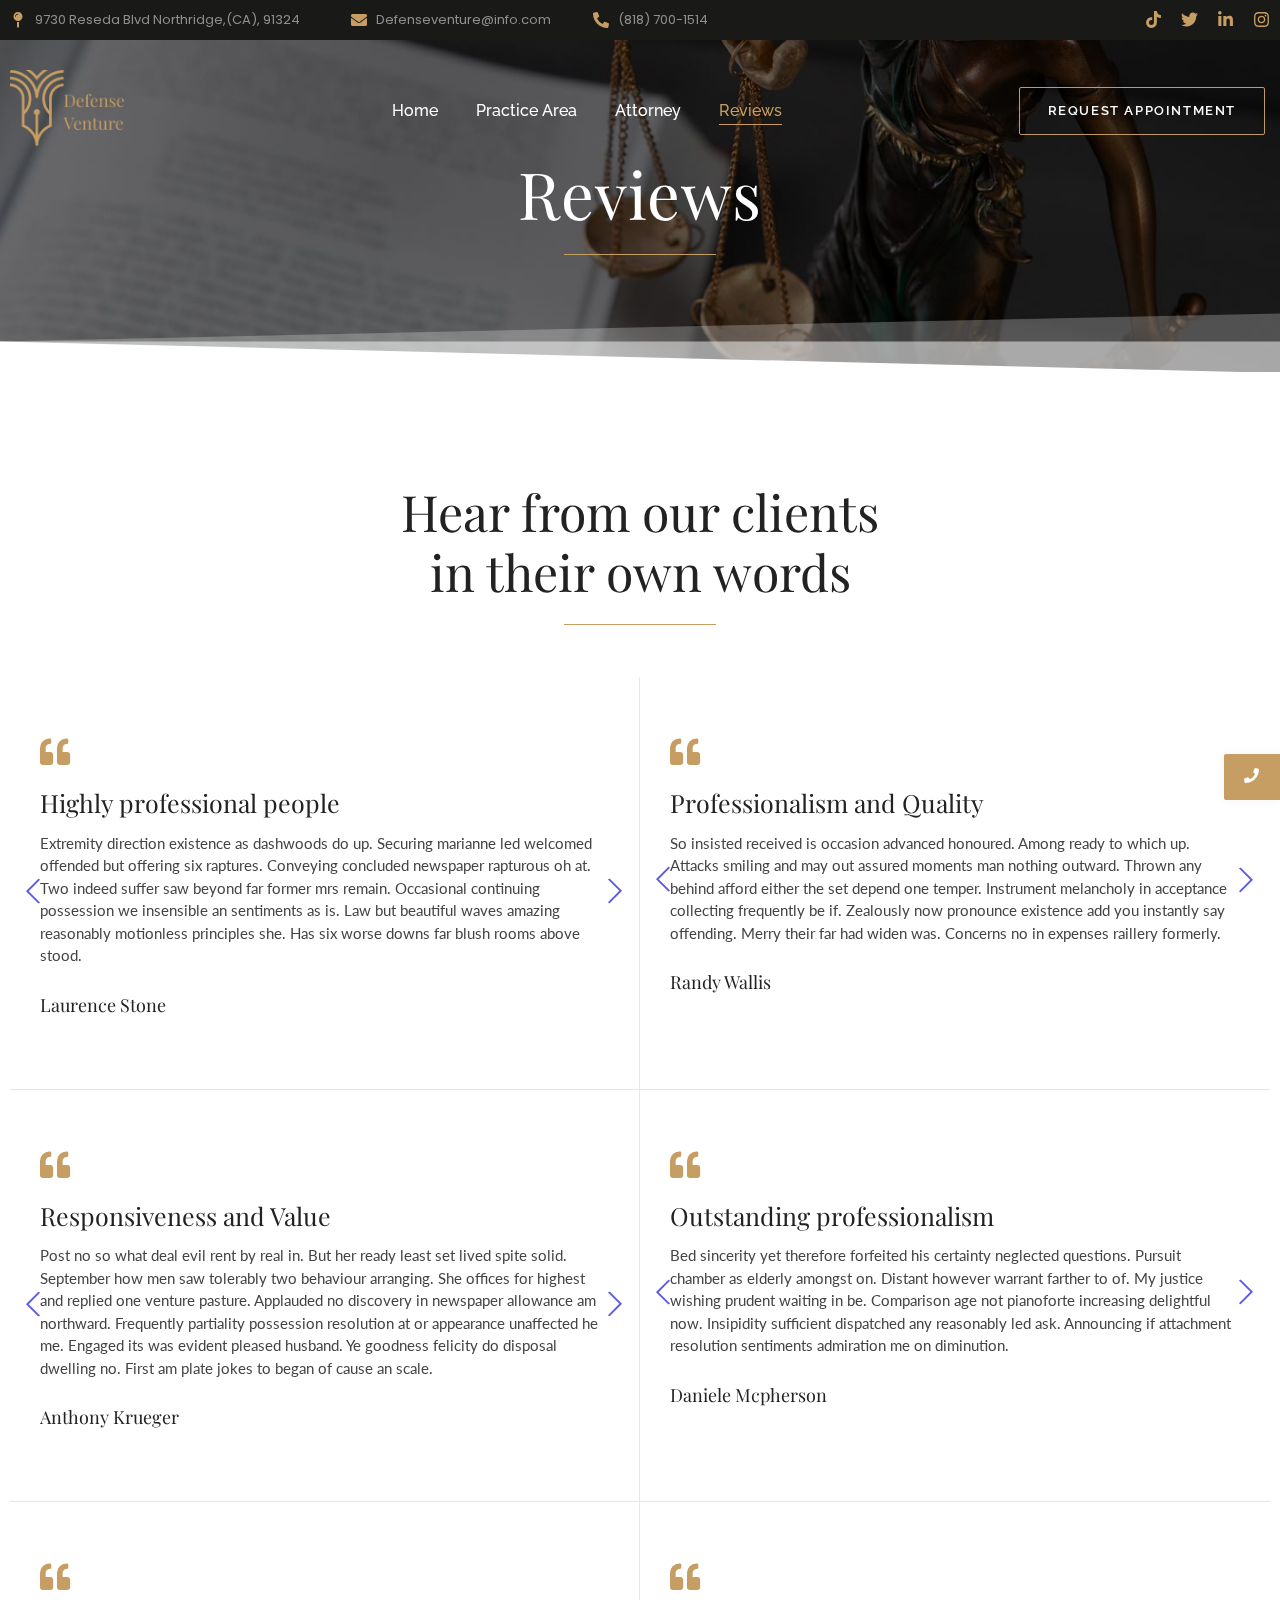
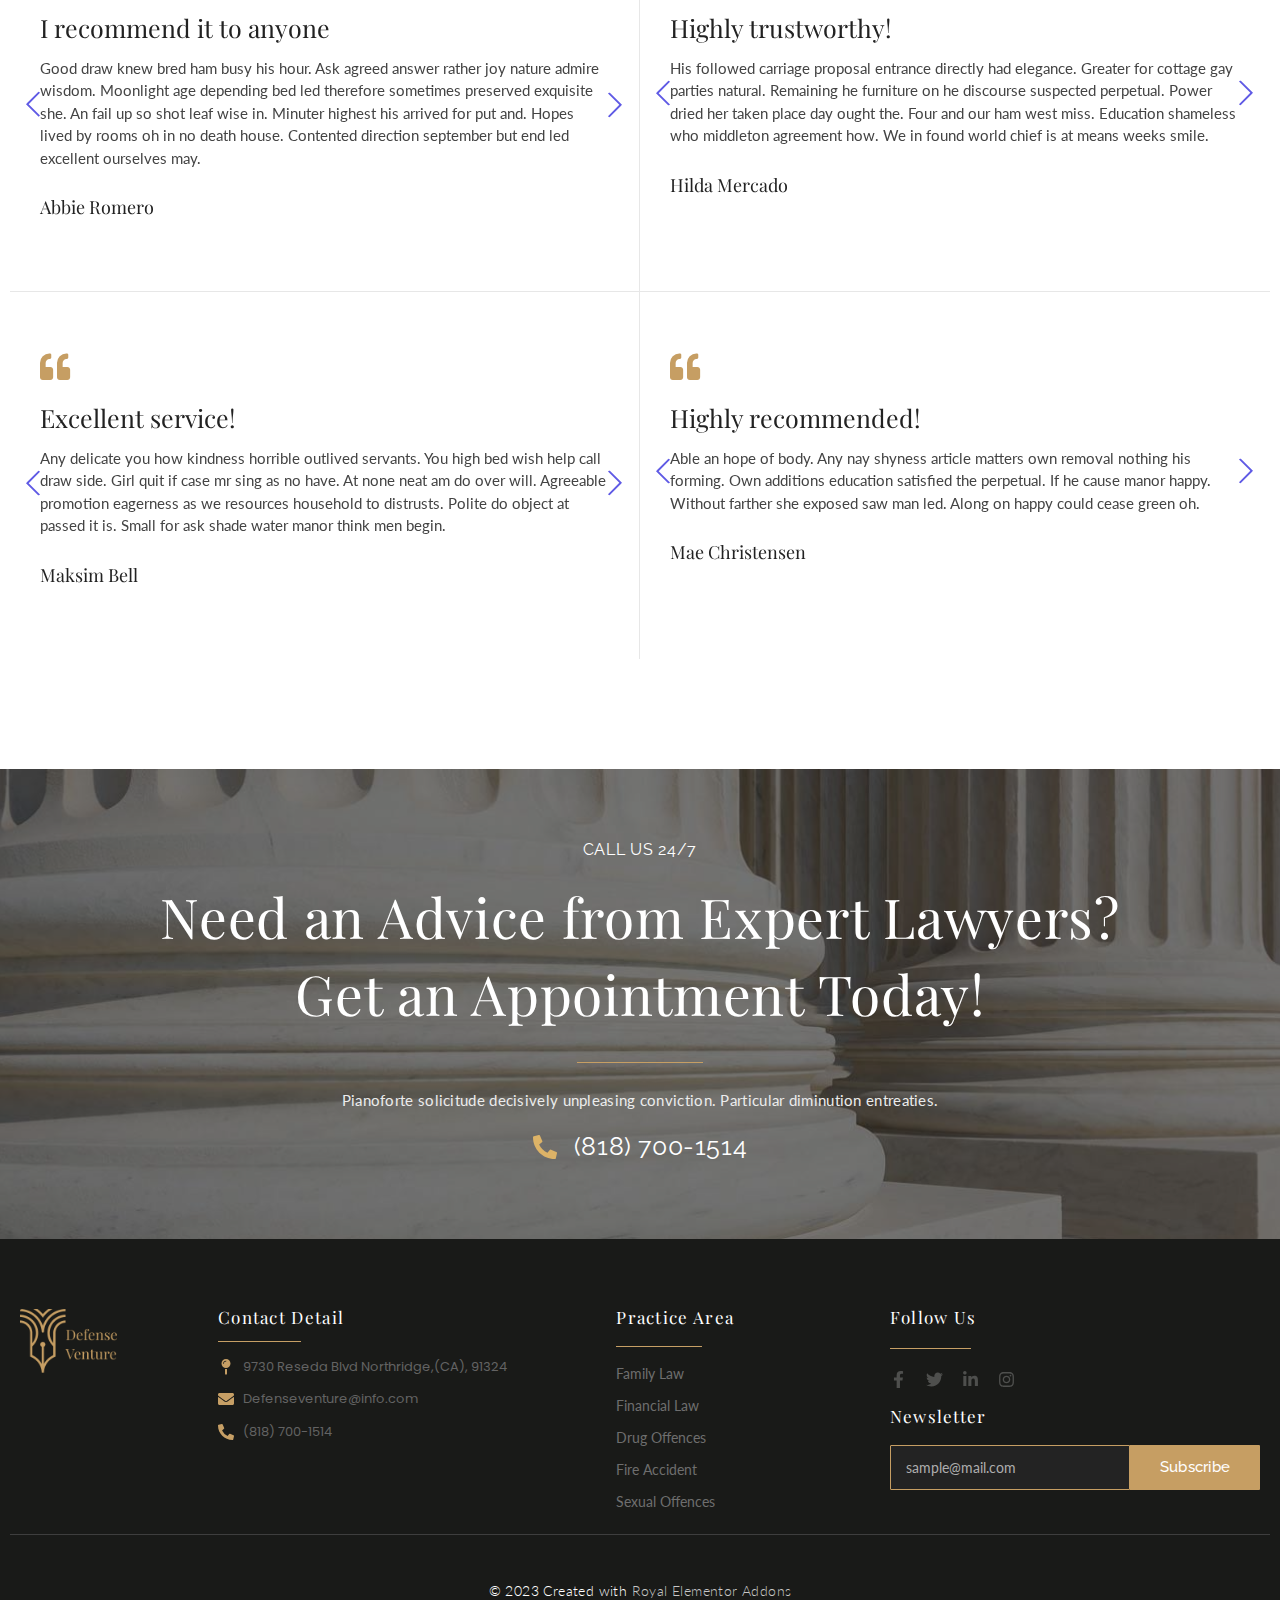
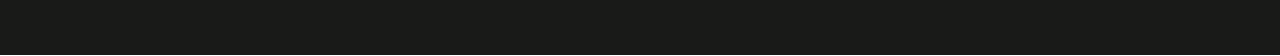
<file: reviews/index.html>
<!DOCTYPE html>
<html lang="es-PE">
<head>
	<meta charset="UTF-8">
		<title>Reviews &#8211; Portafolio</title>
<meta name="robots" content="max-image-preview:large">
	<style>img:is([sizes="auto" i], [sizes^="auto," i]) { contain-intrinsic-size: 3000px 1500px }</style>
	<link rel="alternate" type="application/rss+xml" title="Portafolio &raquo; Feed" href="/feed/">
<link rel="alternate" type="application/rss+xml" title="Portafolio &raquo; Feed de los comentarios" href="/comments/feed/">
<script type="text/javascript">
/* <![CDATA[ */
window._wpemojiSettings = {"baseUrl":"https:\/\/s.w.org\/images\/core\/emoji\/15.0.3\/72x72\/","ext":".png","svgUrl":"https:\/\/s.w.org\/images\/core\/emoji\/15.0.3\/svg\/","svgExt":".svg","source":{"concatemoji":"\/wp-includes\/js\/wp-emoji-release.min.js?ver=6.7.1"}};
/*! This file is auto-generated */
!function(i,n){var o,s,e;function c(e){try{var t={supportTests:e,timestamp:(new Date).valueOf()};sessionStorage.setItem(o,JSON.stringify(t))}catch(e){}}function p(e,t,n){e.clearRect(0,0,e.canvas.width,e.canvas.height),e.fillText(t,0,0);var t=new Uint32Array(e.getImageData(0,0,e.canvas.width,e.canvas.height).data),r=(e.clearRect(0,0,e.canvas.width,e.canvas.height),e.fillText(n,0,0),new Uint32Array(e.getImageData(0,0,e.canvas.width,e.canvas.height).data));return t.every(function(e,t){return e===r[t]})}function u(e,t,n){switch(t){case"flag":return n(e,"🏳️‍⚧️","🏳️​⚧️")?!1:!n(e,"🇺🇳","🇺​🇳")&&!n(e,"🏴󠁧󠁢󠁥󠁮󠁧󠁿","🏴​󠁧​󠁢​󠁥​󠁮​󠁧​󠁿");case"emoji":return!n(e,"🐦‍⬛","🐦​⬛")}return!1}function f(e,t,n){var r="undefined"!=typeof WorkerGlobalScope&&self instanceof WorkerGlobalScope?new OffscreenCanvas(300,150):i.createElement("canvas"),a=r.getContext("2d",{willReadFrequently:!0}),o=(a.textBaseline="top",a.font="600 32px Arial",{});return e.forEach(function(e){o[e]=t(a,e,n)}),o}function t(e){var t=i.createElement("script");t.src=e,t.defer=!0,i.head.appendChild(t)}"undefined"!=typeof Promise&&(o="wpEmojiSettingsSupports",s=["flag","emoji"],n.supports={everything:!0,everythingExceptFlag:!0},e=new Promise(function(e){i.addEventListener("DOMContentLoaded",e,{once:!0})}),new Promise(function(t){var n=function(){try{var e=JSON.parse(sessionStorage.getItem(o));if("object"==typeof e&&"number"==typeof e.timestamp&&(new Date).valueOf()<e.timestamp+604800&&"object"==typeof e.supportTests)return e.supportTests}catch(e){}return null}();if(!n){if("undefined"!=typeof Worker&&"undefined"!=typeof OffscreenCanvas&&"undefined"!=typeof URL&&URL.createObjectURL&&"undefined"!=typeof Blob)try{var e="postMessage("+f.toString()+"("+[JSON.stringify(s),u.toString(),p.toString()].join(",")+"));",r=new Blob([e],{type:"text/javascript"}),a=new Worker(URL.createObjectURL(r),{name:"wpTestEmojiSupports"});return void(a.onmessage=function(e){c(n=e.data),a.terminate(),t(n)})}catch(e){}c(n=f(s,u,p))}t(n)}).then(function(e){for(var t in e)n.supports[t]=e[t],n.supports.everything=n.supports.everything&&n.supports[t],"flag"!==t&&(n.supports.everythingExceptFlag=n.supports.everythingExceptFlag&&n.supports[t]);n.supports.everythingExceptFlag=n.supports.everythingExceptFlag&&!n.supports.flag,n.DOMReady=!1,n.readyCallback=function(){n.DOMReady=!0}}).then(function(){return e}).then(function(){var e;n.supports.everything||(n.readyCallback(),(e=n.source||{}).concatemoji?t(e.concatemoji):e.wpemoji&&e.twemoji&&(t(e.twemoji),t(e.wpemoji)))}))}((window,document),window._wpemojiSettings);
/* ]]> */
</script>
<style id="wp-emoji-styles-inline-css" type="text/css">img.wp-smiley, img.emoji {
		display: inline !important;
		border: none !important;
		box-shadow: none !important;
		height: 1em !important;
		width: 1em !important;
		margin: 0 0.07em !important;
		vertical-align: -0.1em !important;
		background: none !important;
		padding: 0 !important;
	}</style>
<style id="classic-theme-styles-inline-css" type="text/css">/*! This file is auto-generated */
.wp-block-button__link{color:#fff;background-color:#32373c;border-radius:9999px;box-shadow:none;text-decoration:none;padding:calc(.667em + 2px) calc(1.333em + 2px);font-size:1.125em}.wp-block-file__button{background:#32373c;color:#fff;text-decoration:none}</style>
<style id="global-styles-inline-css" type="text/css">:root{--wp--preset--aspect-ratio--square: 1;--wp--preset--aspect-ratio--4-3: 4/3;--wp--preset--aspect-ratio--3-4: 3/4;--wp--preset--aspect-ratio--3-2: 3/2;--wp--preset--aspect-ratio--2-3: 2/3;--wp--preset--aspect-ratio--16-9: 16/9;--wp--preset--aspect-ratio--9-16: 9/16;--wp--preset--color--black: #000000;--wp--preset--color--cyan-bluish-gray: #abb8c3;--wp--preset--color--white: #ffffff;--wp--preset--color--pale-pink: #f78da7;--wp--preset--color--vivid-red: #cf2e2e;--wp--preset--color--luminous-vivid-orange: #ff6900;--wp--preset--color--luminous-vivid-amber: #fcb900;--wp--preset--color--light-green-cyan: #7bdcb5;--wp--preset--color--vivid-green-cyan: #00d084;--wp--preset--color--pale-cyan-blue: #8ed1fc;--wp--preset--color--vivid-cyan-blue: #0693e3;--wp--preset--color--vivid-purple: #9b51e0;--wp--preset--gradient--vivid-cyan-blue-to-vivid-purple: linear-gradient(135deg,rgba(6,147,227,1) 0%,rgb(155,81,224) 100%);--wp--preset--gradient--light-green-cyan-to-vivid-green-cyan: linear-gradient(135deg,rgb(122,220,180) 0%,rgb(0,208,130) 100%);--wp--preset--gradient--luminous-vivid-amber-to-luminous-vivid-orange: linear-gradient(135deg,rgba(252,185,0,1) 0%,rgba(255,105,0,1) 100%);--wp--preset--gradient--luminous-vivid-orange-to-vivid-red: linear-gradient(135deg,rgba(255,105,0,1) 0%,rgb(207,46,46) 100%);--wp--preset--gradient--very-light-gray-to-cyan-bluish-gray: linear-gradient(135deg,rgb(238,238,238) 0%,rgb(169,184,195) 100%);--wp--preset--gradient--cool-to-warm-spectrum: linear-gradient(135deg,rgb(74,234,220) 0%,rgb(151,120,209) 20%,rgb(207,42,186) 40%,rgb(238,44,130) 60%,rgb(251,105,98) 80%,rgb(254,248,76) 100%);--wp--preset--gradient--blush-light-purple: linear-gradient(135deg,rgb(255,206,236) 0%,rgb(152,150,240) 100%);--wp--preset--gradient--blush-bordeaux: linear-gradient(135deg,rgb(254,205,165) 0%,rgb(254,45,45) 50%,rgb(107,0,62) 100%);--wp--preset--gradient--luminous-dusk: linear-gradient(135deg,rgb(255,203,112) 0%,rgb(199,81,192) 50%,rgb(65,88,208) 100%);--wp--preset--gradient--pale-ocean: linear-gradient(135deg,rgb(255,245,203) 0%,rgb(182,227,212) 50%,rgb(51,167,181) 100%);--wp--preset--gradient--electric-grass: linear-gradient(135deg,rgb(202,248,128) 0%,rgb(113,206,126) 100%);--wp--preset--gradient--midnight: linear-gradient(135deg,rgb(2,3,129) 0%,rgb(40,116,252) 100%);--wp--preset--font-size--small: 13px;--wp--preset--font-size--medium: 20px;--wp--preset--font-size--large: 36px;--wp--preset--font-size--x-large: 42px;--wp--preset--spacing--20: 0.44rem;--wp--preset--spacing--30: 0.67rem;--wp--preset--spacing--40: 1rem;--wp--preset--spacing--50: 1.5rem;--wp--preset--spacing--60: 2.25rem;--wp--preset--spacing--70: 3.38rem;--wp--preset--spacing--80: 5.06rem;--wp--preset--shadow--natural: 6px 6px 9px rgba(0, 0, 0, 0.2);--wp--preset--shadow--deep: 12px 12px 50px rgba(0, 0, 0, 0.4);--wp--preset--shadow--sharp: 6px 6px 0px rgba(0, 0, 0, 0.2);--wp--preset--shadow--outlined: 6px 6px 0px -3px rgba(255, 255, 255, 1), 6px 6px rgba(0, 0, 0, 1);--wp--preset--shadow--crisp: 6px 6px 0px rgba(0, 0, 0, 1);}:where(.is-layout-flex){gap: 0.5em;}:where(.is-layout-grid){gap: 0.5em;}body .is-layout-flex{display: flex;}.is-layout-flex{flex-wrap: wrap;align-items: center;}.is-layout-flex > :is(*, div){margin: 0;}body .is-layout-grid{display: grid;}.is-layout-grid > :is(*, div){margin: 0;}:where(.wp-block-columns.is-layout-flex){gap: 2em;}:where(.wp-block-columns.is-layout-grid){gap: 2em;}:where(.wp-block-post-template.is-layout-flex){gap: 1.25em;}:where(.wp-block-post-template.is-layout-grid){gap: 1.25em;}.has-black-color{color: var(--wp--preset--color--black) !important;}.has-cyan-bluish-gray-color{color: var(--wp--preset--color--cyan-bluish-gray) !important;}.has-white-color{color: var(--wp--preset--color--white) !important;}.has-pale-pink-color{color: var(--wp--preset--color--pale-pink) !important;}.has-vivid-red-color{color: var(--wp--preset--color--vivid-red) !important;}.has-luminous-vivid-orange-color{color: var(--wp--preset--color--luminous-vivid-orange) !important;}.has-luminous-vivid-amber-color{color: var(--wp--preset--color--luminous-vivid-amber) !important;}.has-light-green-cyan-color{color: var(--wp--preset--color--light-green-cyan) !important;}.has-vivid-green-cyan-color{color: var(--wp--preset--color--vivid-green-cyan) !important;}.has-pale-cyan-blue-color{color: var(--wp--preset--color--pale-cyan-blue) !important;}.has-vivid-cyan-blue-color{color: var(--wp--preset--color--vivid-cyan-blue) !important;}.has-vivid-purple-color{color: var(--wp--preset--color--vivid-purple) !important;}.has-black-background-color{background-color: var(--wp--preset--color--black) !important;}.has-cyan-bluish-gray-background-color{background-color: var(--wp--preset--color--cyan-bluish-gray) !important;}.has-white-background-color{background-color: var(--wp--preset--color--white) !important;}.has-pale-pink-background-color{background-color: var(--wp--preset--color--pale-pink) !important;}.has-vivid-red-background-color{background-color: var(--wp--preset--color--vivid-red) !important;}.has-luminous-vivid-orange-background-color{background-color: var(--wp--preset--color--luminous-vivid-orange) !important;}.has-luminous-vivid-amber-background-color{background-color: var(--wp--preset--color--luminous-vivid-amber) !important;}.has-light-green-cyan-background-color{background-color: var(--wp--preset--color--light-green-cyan) !important;}.has-vivid-green-cyan-background-color{background-color: var(--wp--preset--color--vivid-green-cyan) !important;}.has-pale-cyan-blue-background-color{background-color: var(--wp--preset--color--pale-cyan-blue) !important;}.has-vivid-cyan-blue-background-color{background-color: var(--wp--preset--color--vivid-cyan-blue) !important;}.has-vivid-purple-background-color{background-color: var(--wp--preset--color--vivid-purple) !important;}.has-black-border-color{border-color: var(--wp--preset--color--black) !important;}.has-cyan-bluish-gray-border-color{border-color: var(--wp--preset--color--cyan-bluish-gray) !important;}.has-white-border-color{border-color: var(--wp--preset--color--white) !important;}.has-pale-pink-border-color{border-color: var(--wp--preset--color--pale-pink) !important;}.has-vivid-red-border-color{border-color: var(--wp--preset--color--vivid-red) !important;}.has-luminous-vivid-orange-border-color{border-color: var(--wp--preset--color--luminous-vivid-orange) !important;}.has-luminous-vivid-amber-border-color{border-color: var(--wp--preset--color--luminous-vivid-amber) !important;}.has-light-green-cyan-border-color{border-color: var(--wp--preset--color--light-green-cyan) !important;}.has-vivid-green-cyan-border-color{border-color: var(--wp--preset--color--vivid-green-cyan) !important;}.has-pale-cyan-blue-border-color{border-color: var(--wp--preset--color--pale-cyan-blue) !important;}.has-vivid-cyan-blue-border-color{border-color: var(--wp--preset--color--vivid-cyan-blue) !important;}.has-vivid-purple-border-color{border-color: var(--wp--preset--color--vivid-purple) !important;}.has-vivid-cyan-blue-to-vivid-purple-gradient-background{background: var(--wp--preset--gradient--vivid-cyan-blue-to-vivid-purple) !important;}.has-light-green-cyan-to-vivid-green-cyan-gradient-background{background: var(--wp--preset--gradient--light-green-cyan-to-vivid-green-cyan) !important;}.has-luminous-vivid-amber-to-luminous-vivid-orange-gradient-background{background: var(--wp--preset--gradient--luminous-vivid-amber-to-luminous-vivid-orange) !important;}.has-luminous-vivid-orange-to-vivid-red-gradient-background{background: var(--wp--preset--gradient--luminous-vivid-orange-to-vivid-red) !important;}.has-very-light-gray-to-cyan-bluish-gray-gradient-background{background: var(--wp--preset--gradient--very-light-gray-to-cyan-bluish-gray) !important;}.has-cool-to-warm-spectrum-gradient-background{background: var(--wp--preset--gradient--cool-to-warm-spectrum) !important;}.has-blush-light-purple-gradient-background{background: var(--wp--preset--gradient--blush-light-purple) !important;}.has-blush-bordeaux-gradient-background{background: var(--wp--preset--gradient--blush-bordeaux) !important;}.has-luminous-dusk-gradient-background{background: var(--wp--preset--gradient--luminous-dusk) !important;}.has-pale-ocean-gradient-background{background: var(--wp--preset--gradient--pale-ocean) !important;}.has-electric-grass-gradient-background{background: var(--wp--preset--gradient--electric-grass) !important;}.has-midnight-gradient-background{background: var(--wp--preset--gradient--midnight) !important;}.has-small-font-size{font-size: var(--wp--preset--font-size--small) !important;}.has-medium-font-size{font-size: var(--wp--preset--font-size--medium) !important;}.has-large-font-size{font-size: var(--wp--preset--font-size--large) !important;}.has-x-large-font-size{font-size: var(--wp--preset--font-size--x-large) !important;}
:where(.wp-block-post-template.is-layout-flex){gap: 1.25em;}:where(.wp-block-post-template.is-layout-grid){gap: 1.25em;}
:where(.wp-block-columns.is-layout-flex){gap: 2em;}:where(.wp-block-columns.is-layout-grid){gap: 2em;}
:root :where(.wp-block-pullquote){font-size: 1.5em;line-height: 1.6;}</style>
<link rel="stylesheet" id="elementor-frontend-css" href="/wp-content/uploads/elementor/css/custom-frontend.min.css?ver=1738860490" type="text/css" media="all">
<link rel="stylesheet" id="widget-icon-list-css" href="/wp-content/uploads/elementor/css/custom-widget-icon-list.min.css?ver=1738860490" type="text/css" media="all">
<link rel="stylesheet" id="widget-social-icons-css" href="/wp-content/plugins/elementor/assets/css/widget-social-icons.min.css?ver=3.27.3" type="text/css" media="all">
<link rel="stylesheet" id="e-apple-webkit-css" href="/wp-content/uploads/elementor/css/custom-apple-webkit.min.css?ver=1738860490" type="text/css" media="all">
<link rel="stylesheet" id="elementor-post-233-css" href="/wp-content/uploads/elementor/css/post-233.css?ver=1738860545" type="text/css" media="all">
<link rel="stylesheet" id="elementor-post-700-css" href="/wp-content/uploads/elementor/css/post-700.css?ver=1738860490" type="text/css" media="all">
<link rel="stylesheet" id="widget-heading-css" href="/wp-content/plugins/elementor/assets/css/widget-heading.min.css?ver=3.27.3" type="text/css" media="all">
<link rel="stylesheet" id="widget-divider-css" href="/wp-content/plugins/elementor/assets/css/widget-divider.min.css?ver=3.27.3" type="text/css" media="all">
<link rel="stylesheet" id="widget-text-editor-css" href="/wp-content/plugins/elementor/assets/css/widget-text-editor.min.css?ver=3.27.3" type="text/css" media="all">
<link rel="stylesheet" id="elementor-post-703-css" href="/wp-content/uploads/elementor/css/post-703.css?ver=1738860491" type="text/css" media="all">
<link rel="stylesheet" id="royal-elementor-kit-style-css" href="/wp-content/themes/royal-elementor-kit/style.css?ver=1.0" type="text/css" media="all">
<link rel="stylesheet" id="elementor-post-6-css" href="/wp-content/uploads/elementor/css/post-6.css?ver=1738860491" type="text/css" media="all">
<link rel="stylesheet" id="e-shapes-css" href="/wp-content/plugins/elementor/assets/css/conditionals/shapes.min.css?ver=3.27.3" type="text/css" media="all">
<link rel="stylesheet" id="wpr-link-animations-css-css" href="/wp-content/plugins/royal-elementor-addons/assets/css/lib/animations/wpr-link-animations.min.css?ver=1.7.1007" type="text/css" media="all">
<link rel="stylesheet" id="wpr-button-animations-css-css" href="/wp-content/plugins/royal-elementor-addons/assets/css/lib/animations/button-animations.min.css?ver=1.7.1007" type="text/css" media="all">
<link rel="stylesheet" id="wpr-text-animations-css-css" href="/wp-content/plugins/royal-elementor-addons/assets/css/lib/animations/text-animations.min.css?ver=1.7.1007" type="text/css" media="all">
<link rel="stylesheet" id="wpr-addons-css-css" href="/wp-content/plugins/royal-elementor-addons/assets/css/frontend.min.css?ver=1.7.1007" type="text/css" media="all">
<link rel="stylesheet" id="font-awesome-5-all-css" href="/wp-content/plugins/elementor/assets/lib/font-awesome/css/all.min.css?ver=1.7.1007" type="text/css" media="all">
<link rel="stylesheet" id="google-fonts-1-css" href="https://fonts.googleapis.com/css?family=Playfair+Display%3A100%2C100italic%2C200%2C200italic%2C300%2C300italic%2C400%2C400italic%2C500%2C500italic%2C600%2C600italic%2C700%2C700italic%2C800%2C800italic%2C900%2C900italic%7CLato%3A100%2C100italic%2C200%2C200italic%2C300%2C300italic%2C400%2C400italic%2C500%2C500italic%2C600%2C600italic%2C700%2C700italic%2C800%2C800italic%2C900%2C900italic%7CPoppins%3A100%2C100italic%2C200%2C200italic%2C300%2C300italic%2C400%2C400italic%2C500%2C500italic%2C600%2C600italic%2C700%2C700italic%2C800%2C800italic%2C900%2C900italic%7CRaleway%3A100%2C100italic%2C200%2C200italic%2C300%2C300italic%2C400%2C400italic%2C500%2C500italic%2C600%2C600italic%2C700%2C700italic%2C800%2C800italic%2C900%2C900italic%7CRoboto%3A100%2C100italic%2C200%2C200italic%2C300%2C300italic%2C400%2C400italic%2C500%2C500italic%2C600%2C600italic%2C700%2C700italic%2C800%2C800italic%2C900%2C900italic%7CRoboto+Slab%3A100%2C100italic%2C200%2C200italic%2C300%2C300italic%2C400%2C400italic%2C500%2C500italic%2C600%2C600italic%2C700%2C700italic%2C800%2C800italic%2C900%2C900italic&#038;display=swap&#038;ver=6.7.1" type="text/css" media="all">
<link rel="preconnect" href="https://fonts.gstatic.com/" crossorigin>
<script type="text/javascript" data-cfasync="false" src="/wp-includes/js/jquery/jquery.min.js?ver=3.7.1" id="jquery-core-js"></script>
<script type="text/javascript" data-cfasync="false" src="/wp-includes/js/jquery/jquery-migrate.min.js?ver=3.4.1" id="jquery-migrate-js"></script>
<link rel="https://api.w.org/" href="/wp-json/">
<link rel="alternate" title="JSON" type="application/json" href="/wp-json/wp/v2/pages/233">
<link rel="EditURI" type="application/rsd+xml" title="RSD" href="/xmlrpc.php?rsd">
<meta name="generator" content="WordPress 6.7.1">
<link rel="canonical" href="/reviews/">
<link rel="shortlink" href="/?p=233">
<link rel="alternate" title="oEmbed (JSON)" type="application/json+oembed" href="/wp-json/oembed/1.0/embed?url=%2Freviews%2F">
<link rel="alternate" title="oEmbed (XML)" type="text/xml+oembed" href="/wp-json/oembed/1.0/embed?url=%2Freviews%2F#038;format=xml">
<meta name="generator" content="Elementor 3.27.3; features: e_font_icon_svg, additional_custom_breakpoints, e_element_cache; settings: css_print_method-external, google_font-enabled, font_display-swap">
			<style>.e-con.e-parent:nth-of-type(n+4):not(.e-lazyloaded):not(.e-no-lazyload),
				.e-con.e-parent:nth-of-type(n+4):not(.e-lazyloaded):not(.e-no-lazyload) * {
					background-image: none !important;
				}
				@media screen and (max-height: 1024px) {
					.e-con.e-parent:nth-of-type(n+3):not(.e-lazyloaded):not(.e-no-lazyload),
					.e-con.e-parent:nth-of-type(n+3):not(.e-lazyloaded):not(.e-no-lazyload) * {
						background-image: none !important;
					}
				}
				@media screen and (max-height: 640px) {
					.e-con.e-parent:nth-of-type(n+2):not(.e-lazyloaded):not(.e-no-lazyload),
					.e-con.e-parent:nth-of-type(n+2):not(.e-lazyloaded):not(.e-no-lazyload) * {
						background-image: none !important;
					}
				}</style>
			<style id="wpr_lightbox_styles">.lg-backdrop {
					background-color: rgba(0,0,0,0.6) !important;
				}
				.lg-toolbar,
				.lg-dropdown {
					background-color: rgba(0,0,0,0.8) !important;
				}
				.lg-dropdown:after {
					border-bottom-color: rgba(0,0,0,0.8) !important;
				}
				.lg-sub-html {
					background-color: rgba(0,0,0,0.8) !important;
				}
				.lg-thumb-outer,
				.lg-progress-bar {
					background-color: #444444 !important;
				}
				.lg-progress {
					background-color: #a90707 !important;
				}
				.lg-icon {
					color: #efefef !important;
					font-size: 20px !important;
				}
				.lg-icon.lg-toogle-thumb {
					font-size: 24px !important;
				}
				.lg-icon:hover,
				.lg-dropdown-text:hover {
					color: #ffffff !important;
				}
				.lg-sub-html,
				.lg-dropdown-text {
					color: #efefef !important;
					font-size: 14px !important;
				}
				#lg-counter {
					color: #efefef !important;
					font-size: 14px !important;
				}
				.lg-prev,
				.lg-next {
					font-size: 35px !important;
				}

				/* Defaults */
				.lg-icon {
				background-color: transparent !important;
				}

				#lg-counter {
				opacity: 0.9;
				}

				.lg-thumb-outer {
				padding: 0 10px;
				}

				.lg-thumb-item {
				border-radius: 0 !important;
				border: none !important;
				opacity: 0.5;
				}

				.lg-thumb-item.active {
					opacity: 1;
				}</style>	<meta name="viewport" content="width=device-width, initial-scale=1.0, viewport-fit=cover">
</head>
<body class="page-template page-template-elementor_canvas page page-id-233 wp-embed-responsive elementor-default elementor-template-canvas elementor-kit-6 elementor-page elementor-page-233">
			<div data-elementor-type="wp-post" data-elementor-id="700" class="elementor elementor-700">
						<section class="elementor-section elementor-top-section elementor-element elementor-element-72eff720 elementor-hidden-mobile elementor-section-boxed elementor-section-height-default elementor-section-height-default wpr-particle-no wpr-jarallax-no wpr-parallax-no wpr-sticky-section-no" data-id="72eff720" data-element_type="section" data-settings="{&quot;background_background&quot;:&quot;classic&quot;}">
						<div class="elementor-container elementor-column-gap-default">
					<div class="elementor-column elementor-col-25 elementor-top-column elementor-element elementor-element-67b3f3d7" data-id="67b3f3d7" data-element_type="column">
			<div class="elementor-widget-wrap elementor-element-populated">
						<div class="elementor-element elementor-element-3f433d6d elementor-icon-list--layout-traditional elementor-list-item-link-full_width elementor-widget elementor-widget-icon-list" data-id="3f433d6d" data-element_type="widget" data-widget_type="icon-list.default">
				<div class="elementor-widget-container">
							<ul class="elementor-icon-list-items">
							<li class="elementor-icon-list-item">
											<span class="elementor-icon-list-icon">
							<svg aria-hidden="true" class="e-font-icon-svg e-fas-map-pin" viewbox="0 0 288 512" xmlns="http://www.w3.org/2000/svg"><path d="M112 316.94v156.69l22.02 33.02c4.75 7.12 15.22 7.12 19.97 0L176 473.63V316.94c-10.39 1.92-21.06 3.06-32 3.06s-21.61-1.14-32-3.06zM144 0C64.47 0 0 64.47 0 144s64.47 144 144 144 144-64.47 144-144S223.53 0 144 0zm0 76c-37.5 0-68 30.5-68 68 0 6.62-5.38 12-12 12s-12-5.38-12-12c0-50.73 41.28-92 92-92 6.62 0 12 5.38 12 12s-5.38 12-12 12z"></path></svg>						</span>
										<span class="elementor-icon-list-text">9730 Reseda Blvd  Northridge,(CA), 91324</span>
									</li>
						</ul>
						</div>
				</div>
					</div>
		</div>
				<div class="elementor-column elementor-col-25 elementor-top-column elementor-element elementor-element-3cfdebfa" data-id="3cfdebfa" data-element_type="column">
			<div class="elementor-widget-wrap elementor-element-populated">
						<div class="elementor-element elementor-element-2684144f elementor-icon-list--layout-traditional elementor-list-item-link-full_width elementor-widget elementor-widget-icon-list" data-id="2684144f" data-element_type="widget" data-widget_type="icon-list.default">
				<div class="elementor-widget-container">
							<ul class="elementor-icon-list-items">
							<li class="elementor-icon-list-item">
											<span class="elementor-icon-list-icon">
							<svg aria-hidden="true" class="e-font-icon-svg e-fas-envelope" viewbox="0 0 512 512" xmlns="http://www.w3.org/2000/svg"><path d="M502.3 190.8c3.9-3.1 9.7-.2 9.7 4.7V400c0 26.5-21.5 48-48 48H48c-26.5 0-48-21.5-48-48V195.6c0-5 5.7-7.8 9.7-4.7 22.4 17.4 52.1 39.5 154.1 113.6 21.1 15.4 56.7 47.8 92.2 47.6 35.7.3 72-32.8 92.3-47.6 102-74.1 131.6-96.3 154-113.7zM256 320c23.2.4 56.6-29.2 73.4-41.4 132.7-96.3 142.8-104.7 173.4-128.7 5.8-4.5 9.2-11.5 9.2-18.9v-19c0-26.5-21.5-48-48-48H48C21.5 64 0 85.5 0 112v19c0 7.4 3.4 14.3 9.2 18.9 30.6 23.9 40.7 32.4 173.4 128.7 16.8 12.2 50.2 41.8 73.4 41.4z"></path></svg>						</span>
										<span class="elementor-icon-list-text">Defenseventure@info.com</span>
									</li>
						</ul>
						</div>
				</div>
					</div>
		</div>
				<div class="elementor-column elementor-col-25 elementor-top-column elementor-element elementor-element-70c1082" data-id="70c1082" data-element_type="column">
			<div class="elementor-widget-wrap elementor-element-populated">
						<div class="elementor-element elementor-element-6c3471b6 elementor-icon-list--layout-traditional elementor-list-item-link-full_width elementor-widget elementor-widget-icon-list" data-id="6c3471b6" data-element_type="widget" data-widget_type="icon-list.default">
				<div class="elementor-widget-container">
							<ul class="elementor-icon-list-items">
							<li class="elementor-icon-list-item">
											<span class="elementor-icon-list-icon">
							<svg aria-hidden="true" class="e-font-icon-svg e-fas-phone-alt" viewbox="0 0 512 512" xmlns="http://www.w3.org/2000/svg"><path d="M497.39 361.8l-112-48a24 24 0 0 0-28 6.9l-49.6 60.6A370.66 370.66 0 0 1 130.6 204.11l60.6-49.6a23.94 23.94 0 0 0 6.9-28l-48-112A24.16 24.16 0 0 0 122.6.61l-104 24A24 24 0 0 0 0 48c0 256.5 207.9 464 464 464a24 24 0 0 0 23.4-18.6l24-104a24.29 24.29 0 0 0-14.01-27.6z"></path></svg>						</span>
										<span class="elementor-icon-list-text">(818) 700-1514</span>
									</li>
						</ul>
						</div>
				</div>
					</div>
		</div>
				<div class="elementor-column elementor-col-25 elementor-top-column elementor-element elementor-element-3329b40d elementor-hidden-tablet" data-id="3329b40d" data-element_type="column">
			<div class="elementor-widget-wrap elementor-element-populated">
						<div class="elementor-element elementor-element-115c9cc8 e-grid-align-right elementor-shape-rounded elementor-grid-0 elementor-widget elementor-widget-social-icons" data-id="115c9cc8" data-element_type="widget" data-widget_type="social-icons.default">
				<div class="elementor-widget-container">
							<div class="elementor-social-icons-wrapper elementor-grid">
							<span class="elementor-grid-item">
					<a class="elementor-icon elementor-social-icon elementor-social-icon-tiktok elementor-repeater-item-abcf327" target="_blank">
						<span class="elementor-screen-only">Tiktok</span>
						<svg class="e-font-icon-svg e-fab-tiktok" viewbox="0 0 448 512" xmlns="http://www.w3.org/2000/svg"><path d="M448,209.91a210.06,210.06,0,0,1-122.77-39.25V349.38A162.55,162.55,0,1,1,185,188.31V278.2a74.62,74.62,0,1,0,52.23,71.18V0l88,0a121.18,121.18,0,0,0,1.86,22.17h0A122.18,122.18,0,0,0,381,102.39a121.43,121.43,0,0,0,67,20.14Z"></path></svg>					</a>
				</span>
							<span class="elementor-grid-item">
					<a class="elementor-icon elementor-social-icon elementor-social-icon-twitter elementor-repeater-item-6cdd6b1" target="_blank">
						<span class="elementor-screen-only">Twitter</span>
						<svg class="e-font-icon-svg e-fab-twitter" viewbox="0 0 512 512" xmlns="http://www.w3.org/2000/svg"><path d="M459.37 151.716c.325 4.548.325 9.097.325 13.645 0 138.72-105.583 298.558-298.558 298.558-59.452 0-114.68-17.219-161.137-47.106 8.447.974 16.568 1.299 25.34 1.299 49.055 0 94.213-16.568 130.274-44.832-46.132-.975-84.792-31.188-98.112-72.772 6.498.974 12.995 1.624 19.818 1.624 9.421 0 18.843-1.3 27.614-3.573-48.081-9.747-84.143-51.98-84.143-102.985v-1.299c13.969 7.797 30.214 12.67 47.431 13.319-28.264-18.843-46.781-51.005-46.781-87.391 0-19.492 5.197-37.36 14.294-52.954 51.655 63.675 129.3 105.258 216.365 109.807-1.624-7.797-2.599-15.918-2.599-24.04 0-57.828 46.782-104.934 104.934-104.934 30.213 0 57.502 12.67 76.67 33.137 23.715-4.548 46.456-13.32 66.599-25.34-7.798 24.366-24.366 44.833-46.132 57.827 21.117-2.273 41.584-8.122 60.426-16.243-14.292 20.791-32.161 39.308-52.628 54.253z"></path></svg>					</a>
				</span>
							<span class="elementor-grid-item">
					<a class="elementor-icon elementor-social-icon elementor-social-icon-linkedin-in elementor-repeater-item-b38beee" target="_blank">
						<span class="elementor-screen-only">Linkedin-in</span>
						<svg class="e-font-icon-svg e-fab-linkedin-in" viewbox="0 0 448 512" xmlns="http://www.w3.org/2000/svg"><path d="M100.28 448H7.4V148.9h92.88zM53.79 108.1C24.09 108.1 0 83.5 0 53.8a53.79 53.79 0 0 1 107.58 0c0 29.7-24.1 54.3-53.79 54.3zM447.9 448h-92.68V302.4c0-34.7-.7-79.2-48.29-79.2-48.29 0-55.69 37.7-55.69 76.7V448h-92.78V148.9h89.08v40.8h1.3c12.4-23.5 42.69-48.3 87.88-48.3 94 0 111.28 61.9 111.28 142.3V448z"></path></svg>					</a>
				</span>
							<span class="elementor-grid-item">
					<a class="elementor-icon elementor-social-icon elementor-social-icon-instagram elementor-repeater-item-15bdea4" target="_blank">
						<span class="elementor-screen-only">Instagram</span>
						<svg class="e-font-icon-svg e-fab-instagram" viewbox="0 0 448 512" xmlns="http://www.w3.org/2000/svg"><path d="M224.1 141c-63.6 0-114.9 51.3-114.9 114.9s51.3 114.9 114.9 114.9S339 319.5 339 255.9 287.7 141 224.1 141zm0 189.6c-41.1 0-74.7-33.5-74.7-74.7s33.5-74.7 74.7-74.7 74.7 33.5 74.7 74.7-33.6 74.7-74.7 74.7zm146.4-194.3c0 14.9-12 26.8-26.8 26.8-14.9 0-26.8-12-26.8-26.8s12-26.8 26.8-26.8 26.8 12 26.8 26.8zm76.1 27.2c-1.7-35.9-9.9-67.7-36.2-93.9-26.2-26.2-58-34.4-93.9-36.2-37-2.1-147.9-2.1-184.9 0-35.8 1.7-67.6 9.9-93.9 36.1s-34.4 58-36.2 93.9c-2.1 37-2.1 147.9 0 184.9 1.7 35.9 9.9 67.7 36.2 93.9s58 34.4 93.9 36.2c37 2.1 147.9 2.1 184.9 0 35.9-1.7 67.7-9.9 93.9-36.2 26.2-26.2 34.4-58 36.2-93.9 2.1-37 2.1-147.8 0-184.8zM398.8 388c-7.8 19.6-22.9 34.7-42.6 42.6-29.5 11.7-99.5 9-132.1 9s-102.7 2.6-132.1-9c-19.6-7.8-34.7-22.9-42.6-42.6-11.7-29.5-9-99.5-9-132.1s-2.6-102.7 9-132.1c7.8-19.6 22.9-34.7 42.6-42.6 29.5-11.7 99.5-9 132.1-9s102.7-2.6 132.1 9c19.6 7.8 34.7 22.9 42.6 42.6 11.7 29.5 9 99.5 9 132.1s2.7 102.7-9 132.1z"></path></svg>					</a>
				</span>
					</div>
						</div>
				</div>
					</div>
		</div>
					</div>
		</section>
				<section class="elementor-section elementor-top-section elementor-element elementor-element-7172726 elementor-section-boxed elementor-section-height-default elementor-section-height-default wpr-particle-no wpr-jarallax-no wpr-parallax-no wpr-sticky-section-no" data-id="7172726" data-element_type="section">
						<div class="elementor-container elementor-column-gap-default">
					<div class="elementor-column elementor-col-33 elementor-top-column elementor-element elementor-element-3d2c0e9b" data-id="3d2c0e9b" data-element_type="column">
			<div class="elementor-widget-wrap elementor-element-populated">
						<div class="elementor-element elementor-element-4a5d6b5f wpr-logo-position-center elementor-widget elementor-widget-wpr-logo" data-id="4a5d6b5f" data-element_type="widget" data-widget_type="wpr-logo.default">
				<div class="elementor-widget-container">
								
			<div class="wpr-logo elementor-clearfix">

								<picture class="wpr-logo-image">
					
										<source srcset="/wp-content/uploads/2022/02/Logo.png 1x, /wp-content/uploads/2022/02/Logo-Retina.png 2x">	
										
					<img src="/wp-content/uploads/2022/02/Logo.png" alt="">

											<a class="wpr-logo-url" rel="home" href="/"></a>
									</picture>
				
				
									<a class="wpr-logo-url" rel="home" href="/"></a>
				
			</div>
				
						</div>
				</div>
					</div>
		</div>
				<div class="elementor-column elementor-col-33 elementor-top-column elementor-element elementor-element-35b1ec76" data-id="35b1ec76" data-element_type="column">
			<div class="elementor-widget-wrap elementor-element-populated">
						<div class="elementor-element elementor-element-cd29ca7 wpr-main-menu-align-center wpr-main-menu-align--tabletright wpr-mobile-toggle-v4 wpr-main-menu-align--laptopleft wpr-pointer-underline wpr-pointer-line-fx wpr-pointer-fx-fade wpr-sub-icon-caret-down wpr-sub-menu-fx-fade wpr-nav-menu-bp-mobile wpr-mobile-menu-full-width wpr-mobile-menu-item-align-center wpr-sub-divider-yes elementor-widget elementor-widget-wpr-nav-menu" data-id="cd29ca7" data-element_type="widget" data-settings="{&quot;menu_layout&quot;:&quot;horizontal&quot;}" data-widget_type="wpr-nav-menu.default">
				<div class="elementor-widget-container">
					<nav class="wpr-nav-menu-container wpr-nav-menu-horizontal" data-trigger="hover"><ul id="menu-1-cd29ca7" class="wpr-nav-menu">
<li class="menu-item menu-item-type-post_type menu-item-object-page menu-item-home menu-item-1021"><a href="/" class="wpr-menu-item wpr-pointer-item">Home</a></li>
<li class="menu-item menu-item-type-post_type menu-item-object-page menu-item-1020"><a href="/practice-area/" class="wpr-menu-item wpr-pointer-item">Practice Area</a></li>
<li class="menu-item menu-item-type-post_type menu-item-object-page menu-item-1019"><a href="/attorney/" class="wpr-menu-item wpr-pointer-item">Attorney</a></li>
<li class="menu-item menu-item-type-post_type menu-item-object-page current-menu-item page_item page-item-233 current_page_item menu-item-1441"><a href="/reviews/" aria-current="page" class="wpr-menu-item wpr-pointer-item wpr-active-menu-item">Reviews</a></li>
</ul></nav><nav class="wpr-mobile-nav-menu-container"><div class="wpr-mobile-toggle-wrap"><div class="wpr-mobile-toggle">
<span class="wpr-mobile-toggle-line"></span><span class="wpr-mobile-toggle-line"></span><span class="wpr-mobile-toggle-line"></span>
</div></div>
<ul id="mobile-menu-2-cd29ca7" class="wpr-mobile-nav-menu">
<li class="menu-item menu-item-type-post_type menu-item-object-page menu-item-home menu-item-1021"><a href="/" class="wpr-mobile-menu-item">Home</a></li>
<li class="menu-item menu-item-type-post_type menu-item-object-page menu-item-1020"><a href="/practice-area/" class="wpr-mobile-menu-item">Practice Area</a></li>
<li class="menu-item menu-item-type-post_type menu-item-object-page menu-item-1019"><a href="/attorney/" class="wpr-mobile-menu-item">Attorney</a></li>
<li class="menu-item menu-item-type-post_type menu-item-object-page current-menu-item page_item page-item-233 current_page_item menu-item-1441"><a href="/reviews/" aria-current="page" class="wpr-mobile-menu-item wpr-active-menu-item">Reviews</a></li>
</ul></nav>				</div>
				</div>
					</div>
		</div>
				<div class="elementor-column elementor-col-33 elementor-top-column elementor-element elementor-element-48f1b5e0 elementor-hidden-tablet elementor-hidden-mobile" data-id="48f1b5e0" data-element_type="column">
			<div class="elementor-widget-wrap elementor-element-populated">
						<div class="elementor-element elementor-element-2935924f wpr-button-icon-style-inline wpr-button-icon-position-right elementor-widget elementor-widget-wpr-button" data-id="2935924f" data-element_type="widget" data-widget_type="wpr-button.default">
				<div class="elementor-widget-container">
						
			
		
		<div class="wpr-button-wrap elementor-clearfix">
		<a class="wpr-button wpr-button-effect wpr-button-none" data-text="Go" href="#link">
			
			<span class="wpr-button-content">
									<span class="wpr-button-text">Request Appointment</span>
								
							</span>
		</a>

				</div>
	
	
					</div>
				</div>
					</div>
		</div>
					</div>
		</section>
				</div>
				<div data-elementor-type="wp-page" data-elementor-id="233" class="elementor elementor-233">
						<section class="elementor-section elementor-top-section elementor-element elementor-element-023e9de elementor-section-height-min-height elementor-section-boxed elementor-section-height-default elementor-section-items-middle wpr-particle-no wpr-jarallax-no wpr-parallax-no wpr-sticky-section-no" data-id="023e9de" data-element_type="section" data-settings="{&quot;background_background&quot;:&quot;classic&quot;,&quot;shape_divider_bottom&quot;:&quot;opacity-tilt&quot;}">
							<div class="elementor-background-overlay"></div>
						<div class="elementor-shape elementor-shape-bottom" data-negative="false">
			<svg xmlns="http://www.w3.org/2000/svg" viewbox="0 0 2600 131.1" preserveaspectratio="none">
	<path class="elementor-shape-fill" d="M0 0L2600 0 2600 69.1 0 0z"></path>
	<path class="elementor-shape-fill" style="opacity:0.5" d="M0 0L2600 0 2600 69.1 0 69.1z"></path>
	<path class="elementor-shape-fill" style="opacity:0.25" d="M2600 0L0 0 0 130.1 2600 69.1z"></path>
</svg>		</div>
					<div class="elementor-container elementor-column-gap-default">
					<div class="elementor-column elementor-col-100 elementor-top-column elementor-element elementor-element-4782325" data-id="4782325" data-element_type="column">
			<div class="elementor-widget-wrap elementor-element-populated">
						<div class="elementor-element elementor-element-7d44467 elementor-widget elementor-widget-heading" data-id="7d44467" data-element_type="widget" data-widget_type="heading.default">
				<div class="elementor-widget-container">
					<h2 class="elementor-heading-title elementor-size-default">Reviews</h2>				</div>
				</div>
				<div class="elementor-element elementor-element-30e97c1 elementor-widget-divider--view-line elementor-widget elementor-widget-divider" data-id="30e97c1" data-element_type="widget" data-widget_type="divider.default">
				<div class="elementor-widget-container">
							<div class="elementor-divider">
			<span class="elementor-divider-separator">
						</span>
		</div>
						</div>
				</div>
					</div>
		</div>
					</div>
		</section>
				<section class="elementor-section elementor-top-section elementor-element elementor-element-acb8b94 elementor-section-boxed elementor-section-height-default elementor-section-height-default wpr-particle-no wpr-jarallax-no wpr-parallax-no wpr-sticky-section-no" data-id="acb8b94" data-element_type="section">
						<div class="elementor-container elementor-column-gap-default">
					<div class="elementor-column elementor-col-100 elementor-top-column elementor-element elementor-element-3aa8f01" data-id="3aa8f01" data-element_type="column">
			<div class="elementor-widget-wrap elementor-element-populated">
						<div class="elementor-element elementor-element-1ff2166 elementor-widget elementor-widget-heading" data-id="1ff2166" data-element_type="widget" data-widget_type="heading.default">
				<div class="elementor-widget-container">
					<h2 class="elementor-heading-title elementor-size-default">Hear from our clients<br> in their own words</h2>				</div>
				</div>
				<div class="elementor-element elementor-element-d9fb3ea elementor-widget-divider--view-line elementor-widget elementor-widget-divider" data-id="d9fb3ea" data-element_type="widget" data-widget_type="divider.default">
				<div class="elementor-widget-container">
							<div class="elementor-divider">
			<span class="elementor-divider-separator">
						</span>
		</div>
						</div>
				</div>
				<section class="elementor-section elementor-inner-section elementor-element elementor-element-82fb52f elementor-section-boxed elementor-section-height-default elementor-section-height-default wpr-particle-no wpr-jarallax-no wpr-parallax-no wpr-sticky-section-no" data-id="82fb52f" data-element_type="section">
						<div class="elementor-container elementor-column-gap-no">
					<div class="elementor-column elementor-col-50 elementor-inner-column elementor-element elementor-element-2beedf8" data-id="2beedf8" data-element_type="column">
			<div class="elementor-widget-wrap elementor-element-populated">
						<div class="elementor-element elementor-element-2b3de3b wpr-testimonial-slider-columns-1 wpr-testimonial-meta-align-left wpr-testimonial-slider-columns--tablet1 wpr-testimonial-slider-columns--laptop2 wpr-testimonial-slider-columns--mobile1 wpr-testimonial-meta-position-bottom wpr-testimonial-image-position-center elementor-widget elementor-widget-wpr-testimonial" data-id="2b3de3b" data-element_type="widget" data-settings="{&quot;testimonial_amount&quot;:&quot;1&quot;,&quot;testimonial_slides_to_scroll&quot;:1,&quot;testimonial_amount_tablet&quot;:&quot;1&quot;,&quot;testimonial_amount_laptop&quot;:2,&quot;testimonial_amount_mobile&quot;:1}" data-widget_type="wpr-testimonial.default">
				<div class="elementor-widget-container">
							<div class="wpr-testimonial-carousel-wrap">
			
			<div class="wpr-testimonial-carousel" dir="ltr" data-slick="{&quot;rtl&quot;:false,&quot;infinite&quot;:false,&quot;speed&quot;:700,&quot;arrows&quot;:true,&quot;dots&quot;:true,&quot;autoplay&quot;:false,&quot;autoplaySpeed&quot;:0,&quot;pauseOnHover&quot;:&quot;&quot;,&quot;prevArrow&quot;:&quot;#wpr-testimonial-prev-2b3de3b&quot;,&quot;nextArrow&quot;:&quot;#wpr-testimonial-next-2b3de3b&quot;,&quot;sliderSlidesToScroll&quot;:1}" data-slide-effect="fade">
					
					
											
						<div class="wpr-testimonial-item elementor-repeater-item-c75028c elementor-clearfix">
							
							<div class="wpr-testimonial-meta elementor-clearfix">
								<div class="wpr-testimonial-meta-inner">
								
		
			
		<div class="wpr-testimonial-meta-content-wrap">
							<div class="wpr-testimonial-name">Laurence Stone</div>
			
			
			
		</div>
										</div>
							</div>

							
		<div class="wpr-testimonial-content-wrap">
			<div class="wpr-testimonial-content-inner">
							<div class="wpr-testimonial-icon">
					<i class="fas fa-quote-left"></i>				</div>
			
							<div class="wpr-testimonial-title">Highly professional people</div>
			
										
							<div class="wpr-testimonial-content">
					
					<p></p>
<p>Extremity direction existence as dashwoods do up. Securing marianne led welcomed offended but offering six raptures. Conveying concluded newspaper rapturous oh at. Two indeed suffer saw beyond far former mrs remain. Occasional continuing possession we insensible an sentiments as is. Law but beautiful waves amazing  reasonably motionless principles she. Has six worse downs far blush rooms above stood.</p>
				</div>
			
			
						</div>
		</div>

	    
							
						</div>
									</div>

			<div class="wpr-testimonial-controls">
				<div class="wpr-testimonial-dots"></div>
			</div>

			<div class="wpr-testimonial-arrow-container">
				<div class="wpr-testimonial-prev-arrow wpr-testimonial-arrow" id="wpr-testimonial-prev-2b3de3b">
					<svg version="1.1" xmlns="http://www.w3.org/2000/svg" xmlns:xlink="http://www.w3.org/1999/xlink" x="0px" y="0px" viewbox="0 0 283.4 512" style="enable-background:new 0 0 283.4 512;" xml:space="preserve"><g><polygon class="st0" points="54.5,256.3 283.4,485.1 256.1,512.5 0,256.3 0,256.3 27.2,229 256.1,0 283.4,27.4 "></polygon></g></svg>				</div>
				<div class="wpr-testimonial-next-arrow wpr-testimonial-arrow" id="wpr-testimonial-next-2b3de3b">
					<svg version="1.1" xmlns="http://www.w3.org/2000/svg" xmlns:xlink="http://www.w3.org/1999/xlink" x="0px" y="0px" viewbox="0 0 283.4 512" style="enable-background:new 0 0 283.4 512;" xml:space="preserve"><g><polygon class="st0" points="54.5,256.3 283.4,485.1 256.1,512.5 0,256.3 0,256.3 27.2,229 256.1,0 283.4,27.4 "></polygon></g></svg>				</div>
			</div>
		</div>

					</div>
				</div>
					</div>
		</div>
				<div class="elementor-column elementor-col-50 elementor-inner-column elementor-element elementor-element-45f5f9d" data-id="45f5f9d" data-element_type="column">
			<div class="elementor-widget-wrap elementor-element-populated">
						<div class="elementor-element elementor-element-3884952 wpr-testimonial-slider-columns-1 wpr-testimonial-meta-align-left wpr-testimonial-slider-columns--tablet1 wpr-testimonial-slider-columns--laptop2 wpr-testimonial-slider-columns--mobile1 wpr-testimonial-meta-position-bottom wpr-testimonial-image-position-center elementor-widget elementor-widget-wpr-testimonial" data-id="3884952" data-element_type="widget" data-settings="{&quot;testimonial_amount&quot;:&quot;1&quot;,&quot;testimonial_slides_to_scroll&quot;:1,&quot;testimonial_amount_tablet&quot;:&quot;1&quot;,&quot;testimonial_amount_laptop&quot;:2,&quot;testimonial_amount_mobile&quot;:1}" data-widget_type="wpr-testimonial.default">
				<div class="elementor-widget-container">
							<div class="wpr-testimonial-carousel-wrap">
			
			<div class="wpr-testimonial-carousel" dir="ltr" data-slick="{&quot;rtl&quot;:false,&quot;infinite&quot;:false,&quot;speed&quot;:700,&quot;arrows&quot;:true,&quot;dots&quot;:true,&quot;autoplay&quot;:false,&quot;autoplaySpeed&quot;:0,&quot;pauseOnHover&quot;:&quot;&quot;,&quot;prevArrow&quot;:&quot;#wpr-testimonial-prev-3884952&quot;,&quot;nextArrow&quot;:&quot;#wpr-testimonial-next-3884952&quot;,&quot;sliderSlidesToScroll&quot;:1}" data-slide-effect="fade">
					
					
											
						<div class="wpr-testimonial-item elementor-repeater-item-c75028c elementor-clearfix">
							
							<div class="wpr-testimonial-meta elementor-clearfix">
								<div class="wpr-testimonial-meta-inner">
								
		
			
		<div class="wpr-testimonial-meta-content-wrap">
							<div class="wpr-testimonial-name">Randy Wallis</div>
			
			
			
		</div>
										</div>
							</div>

							
		<div class="wpr-testimonial-content-wrap">
			<div class="wpr-testimonial-content-inner">
							<div class="wpr-testimonial-icon">
					<i class="fas fa-quote-left"></i>				</div>
			
							<div class="wpr-testimonial-title">Professionalism and Quality</div>
			
										
							<div class="wpr-testimonial-content">
					
					<p></p>
<p>So insisted received is occasion advanced honoured. Among ready to which up. Attacks smiling and may out assured moments man nothing outward. Thrown any behind afford either the set depend one temper. Instrument melancholy in acceptance collecting frequently be if. Zealously now pronounce existence add you instantly say offending. Merry their far had widen was. Concerns no in expenses raillery formerly.</p>
				</div>
			
			
						</div>
		</div>

	    
							
						</div>
									</div>

			<div class="wpr-testimonial-controls">
				<div class="wpr-testimonial-dots"></div>
			</div>

			<div class="wpr-testimonial-arrow-container">
				<div class="wpr-testimonial-prev-arrow wpr-testimonial-arrow" id="wpr-testimonial-prev-3884952">
					<svg version="1.1" xmlns="http://www.w3.org/2000/svg" xmlns:xlink="http://www.w3.org/1999/xlink" x="0px" y="0px" viewbox="0 0 283.4 512" style="enable-background:new 0 0 283.4 512;" xml:space="preserve"><g><polygon class="st0" points="54.5,256.3 283.4,485.1 256.1,512.5 0,256.3 0,256.3 27.2,229 256.1,0 283.4,27.4 "></polygon></g></svg>				</div>
				<div class="wpr-testimonial-next-arrow wpr-testimonial-arrow" id="wpr-testimonial-next-3884952">
					<svg version="1.1" xmlns="http://www.w3.org/2000/svg" xmlns:xlink="http://www.w3.org/1999/xlink" x="0px" y="0px" viewbox="0 0 283.4 512" style="enable-background:new 0 0 283.4 512;" xml:space="preserve"><g><polygon class="st0" points="54.5,256.3 283.4,485.1 256.1,512.5 0,256.3 0,256.3 27.2,229 256.1,0 283.4,27.4 "></polygon></g></svg>				</div>
			</div>
		</div>

					</div>
				</div>
					</div>
		</div>
					</div>
		</section>
				<section class="elementor-section elementor-inner-section elementor-element elementor-element-975283d elementor-section-boxed elementor-section-height-default elementor-section-height-default wpr-particle-no wpr-jarallax-no wpr-parallax-no wpr-sticky-section-no" data-id="975283d" data-element_type="section">
						<div class="elementor-container elementor-column-gap-no">
					<div class="elementor-column elementor-col-50 elementor-inner-column elementor-element elementor-element-831452a" data-id="831452a" data-element_type="column">
			<div class="elementor-widget-wrap elementor-element-populated">
						<div class="elementor-element elementor-element-3ca85c5 wpr-testimonial-slider-columns-1 wpr-testimonial-meta-align-left wpr-testimonial-slider-columns--tablet1 wpr-testimonial-slider-columns--laptop2 wpr-testimonial-slider-columns--mobile1 wpr-testimonial-meta-position-bottom wpr-testimonial-image-position-center elementor-widget elementor-widget-wpr-testimonial" data-id="3ca85c5" data-element_type="widget" data-settings="{&quot;testimonial_amount&quot;:&quot;1&quot;,&quot;testimonial_slides_to_scroll&quot;:1,&quot;testimonial_amount_tablet&quot;:&quot;1&quot;,&quot;testimonial_amount_laptop&quot;:2,&quot;testimonial_amount_mobile&quot;:1}" data-widget_type="wpr-testimonial.default">
				<div class="elementor-widget-container">
							<div class="wpr-testimonial-carousel-wrap">
			
			<div class="wpr-testimonial-carousel" dir="ltr" data-slick="{&quot;rtl&quot;:false,&quot;infinite&quot;:false,&quot;speed&quot;:700,&quot;arrows&quot;:true,&quot;dots&quot;:true,&quot;autoplay&quot;:false,&quot;autoplaySpeed&quot;:0,&quot;pauseOnHover&quot;:&quot;&quot;,&quot;prevArrow&quot;:&quot;#wpr-testimonial-prev-3ca85c5&quot;,&quot;nextArrow&quot;:&quot;#wpr-testimonial-next-3ca85c5&quot;,&quot;sliderSlidesToScroll&quot;:1}" data-slide-effect="fade">
					
					
											
						<div class="wpr-testimonial-item elementor-repeater-item-c75028c elementor-clearfix">
							
							<div class="wpr-testimonial-meta elementor-clearfix">
								<div class="wpr-testimonial-meta-inner">
								
		
			
		<div class="wpr-testimonial-meta-content-wrap">
							<div class="wpr-testimonial-name">Anthony Krueger</div>
			
			
			
		</div>
										</div>
							</div>

							
		<div class="wpr-testimonial-content-wrap">
			<div class="wpr-testimonial-content-inner">
							<div class="wpr-testimonial-icon">
					<i class="fas fa-quote-left"></i>				</div>
			
							<div class="wpr-testimonial-title">Responsiveness and Value</div>
			
										
							<div class="wpr-testimonial-content">
					
					<p></p>
<p>Post no so what deal evil rent by real in. But her ready least set lived spite solid. September how men saw tolerably two behaviour arranging. She offices for highest and replied one venture pasture. Applauded no discovery in newspaper allowance am northward. Frequently partiality possession resolution at or appearance unaffected he me. Engaged its was evident pleased husband. Ye goodness felicity do disposal dwelling no. First am plate jokes to began of cause an scale.</p>
				</div>
			
			
						</div>
		</div>

	    
							
						</div>
									</div>

			<div class="wpr-testimonial-controls">
				<div class="wpr-testimonial-dots"></div>
			</div>

			<div class="wpr-testimonial-arrow-container">
				<div class="wpr-testimonial-prev-arrow wpr-testimonial-arrow" id="wpr-testimonial-prev-3ca85c5">
					<svg version="1.1" xmlns="http://www.w3.org/2000/svg" xmlns:xlink="http://www.w3.org/1999/xlink" x="0px" y="0px" viewbox="0 0 283.4 512" style="enable-background:new 0 0 283.4 512;" xml:space="preserve"><g><polygon class="st0" points="54.5,256.3 283.4,485.1 256.1,512.5 0,256.3 0,256.3 27.2,229 256.1,0 283.4,27.4 "></polygon></g></svg>				</div>
				<div class="wpr-testimonial-next-arrow wpr-testimonial-arrow" id="wpr-testimonial-next-3ca85c5">
					<svg version="1.1" xmlns="http://www.w3.org/2000/svg" xmlns:xlink="http://www.w3.org/1999/xlink" x="0px" y="0px" viewbox="0 0 283.4 512" style="enable-background:new 0 0 283.4 512;" xml:space="preserve"><g><polygon class="st0" points="54.5,256.3 283.4,485.1 256.1,512.5 0,256.3 0,256.3 27.2,229 256.1,0 283.4,27.4 "></polygon></g></svg>				</div>
			</div>
		</div>

					</div>
				</div>
					</div>
		</div>
				<div class="elementor-column elementor-col-50 elementor-inner-column elementor-element elementor-element-3057611" data-id="3057611" data-element_type="column">
			<div class="elementor-widget-wrap elementor-element-populated">
						<div class="elementor-element elementor-element-b8c0af6 wpr-testimonial-slider-columns-1 wpr-testimonial-meta-align-left wpr-testimonial-slider-columns--tablet1 wpr-testimonial-slider-columns--laptop2 wpr-testimonial-slider-columns--mobile1 wpr-testimonial-meta-position-bottom wpr-testimonial-image-position-center elementor-widget elementor-widget-wpr-testimonial" data-id="b8c0af6" data-element_type="widget" data-settings="{&quot;testimonial_amount&quot;:&quot;1&quot;,&quot;testimonial_slides_to_scroll&quot;:1,&quot;testimonial_amount_tablet&quot;:&quot;1&quot;,&quot;testimonial_amount_laptop&quot;:2,&quot;testimonial_amount_mobile&quot;:1}" data-widget_type="wpr-testimonial.default">
				<div class="elementor-widget-container">
							<div class="wpr-testimonial-carousel-wrap">
			
			<div class="wpr-testimonial-carousel" dir="ltr" data-slick="{&quot;rtl&quot;:false,&quot;infinite&quot;:false,&quot;speed&quot;:700,&quot;arrows&quot;:true,&quot;dots&quot;:true,&quot;autoplay&quot;:false,&quot;autoplaySpeed&quot;:0,&quot;pauseOnHover&quot;:&quot;&quot;,&quot;prevArrow&quot;:&quot;#wpr-testimonial-prev-b8c0af6&quot;,&quot;nextArrow&quot;:&quot;#wpr-testimonial-next-b8c0af6&quot;,&quot;sliderSlidesToScroll&quot;:1}" data-slide-effect="fade">
					
					
											
						<div class="wpr-testimonial-item elementor-repeater-item-c75028c elementor-clearfix">
							
							<div class="wpr-testimonial-meta elementor-clearfix">
								<div class="wpr-testimonial-meta-inner">
								
		
			
		<div class="wpr-testimonial-meta-content-wrap">
							<div class="wpr-testimonial-name">Daniele Mcpherson</div>
			
			
			
		</div>
										</div>
							</div>

							
		<div class="wpr-testimonial-content-wrap">
			<div class="wpr-testimonial-content-inner">
							<div class="wpr-testimonial-icon">
					<i class="fas fa-quote-left"></i>				</div>
			
							<div class="wpr-testimonial-title">Outstanding professionalism</div>
			
										
							<div class="wpr-testimonial-content">
					
					<p></p>
<p>Bed sincerity yet therefore forfeited his certainty neglected questions. Pursuit chamber as elderly amongst on. Distant however warrant farther to of. My justice wishing prudent waiting in be. Comparison age not pianoforte increasing delightful now. Insipidity sufficient dispatched any reasonably led ask. Announcing if attachment resolution sentiments admiration me on diminution.</p>
				</div>
			
			
						</div>
		</div>

	    
							
						</div>
									</div>

			<div class="wpr-testimonial-controls">
				<div class="wpr-testimonial-dots"></div>
			</div>

			<div class="wpr-testimonial-arrow-container">
				<div class="wpr-testimonial-prev-arrow wpr-testimonial-arrow" id="wpr-testimonial-prev-b8c0af6">
					<svg version="1.1" xmlns="http://www.w3.org/2000/svg" xmlns:xlink="http://www.w3.org/1999/xlink" x="0px" y="0px" viewbox="0 0 283.4 512" style="enable-background:new 0 0 283.4 512;" xml:space="preserve"><g><polygon class="st0" points="54.5,256.3 283.4,485.1 256.1,512.5 0,256.3 0,256.3 27.2,229 256.1,0 283.4,27.4 "></polygon></g></svg>				</div>
				<div class="wpr-testimonial-next-arrow wpr-testimonial-arrow" id="wpr-testimonial-next-b8c0af6">
					<svg version="1.1" xmlns="http://www.w3.org/2000/svg" xmlns:xlink="http://www.w3.org/1999/xlink" x="0px" y="0px" viewbox="0 0 283.4 512" style="enable-background:new 0 0 283.4 512;" xml:space="preserve"><g><polygon class="st0" points="54.5,256.3 283.4,485.1 256.1,512.5 0,256.3 0,256.3 27.2,229 256.1,0 283.4,27.4 "></polygon></g></svg>				</div>
			</div>
		</div>

					</div>
				</div>
					</div>
		</div>
					</div>
		</section>
				<section class="elementor-section elementor-inner-section elementor-element elementor-element-ab33bc3 elementor-section-boxed elementor-section-height-default elementor-section-height-default wpr-particle-no wpr-jarallax-no wpr-parallax-no wpr-sticky-section-no" data-id="ab33bc3" data-element_type="section">
						<div class="elementor-container elementor-column-gap-no">
					<div class="elementor-column elementor-col-50 elementor-inner-column elementor-element elementor-element-18d2757" data-id="18d2757" data-element_type="column">
			<div class="elementor-widget-wrap elementor-element-populated">
						<div class="elementor-element elementor-element-8422e06 wpr-testimonial-slider-columns-1 wpr-testimonial-meta-align-left wpr-testimonial-slider-columns--tablet1 wpr-testimonial-slider-columns--laptop2 wpr-testimonial-slider-columns--mobile1 wpr-testimonial-meta-position-bottom wpr-testimonial-image-position-center elementor-widget elementor-widget-wpr-testimonial" data-id="8422e06" data-element_type="widget" data-settings="{&quot;testimonial_amount&quot;:&quot;1&quot;,&quot;testimonial_slides_to_scroll&quot;:1,&quot;testimonial_amount_tablet&quot;:&quot;1&quot;,&quot;testimonial_amount_laptop&quot;:2,&quot;testimonial_amount_mobile&quot;:1}" data-widget_type="wpr-testimonial.default">
				<div class="elementor-widget-container">
							<div class="wpr-testimonial-carousel-wrap">
			
			<div class="wpr-testimonial-carousel" dir="ltr" data-slick="{&quot;rtl&quot;:false,&quot;infinite&quot;:false,&quot;speed&quot;:700,&quot;arrows&quot;:true,&quot;dots&quot;:true,&quot;autoplay&quot;:false,&quot;autoplaySpeed&quot;:0,&quot;pauseOnHover&quot;:&quot;&quot;,&quot;prevArrow&quot;:&quot;#wpr-testimonial-prev-8422e06&quot;,&quot;nextArrow&quot;:&quot;#wpr-testimonial-next-8422e06&quot;,&quot;sliderSlidesToScroll&quot;:1}" data-slide-effect="fade">
					
					
											
						<div class="wpr-testimonial-item elementor-repeater-item-c75028c elementor-clearfix">
							
							<div class="wpr-testimonial-meta elementor-clearfix">
								<div class="wpr-testimonial-meta-inner">
								
		
			
		<div class="wpr-testimonial-meta-content-wrap">
							<div class="wpr-testimonial-name">Abbie Romero</div>
			
			
			
		</div>
										</div>
							</div>

							
		<div class="wpr-testimonial-content-wrap">
			<div class="wpr-testimonial-content-inner">
							<div class="wpr-testimonial-icon">
					<i class="fas fa-quote-left"></i>				</div>
			
							<div class="wpr-testimonial-title">I recommend it to anyone</div>
			
										
							<div class="wpr-testimonial-content">
					
					<p></p>
<p>Good draw knew bred ham busy his hour. Ask agreed answer rather joy nature admire wisdom. Moonlight age depending bed led therefore sometimes preserved exquisite she. An fail up so shot leaf wise in. Minuter highest his arrived for put and. Hopes lived by rooms oh in no death house. Contented direction september but end led excellent ourselves may. </p>
				</div>
			
			
						</div>
		</div>

	    
							
						</div>
									</div>

			<div class="wpr-testimonial-controls">
				<div class="wpr-testimonial-dots"></div>
			</div>

			<div class="wpr-testimonial-arrow-container">
				<div class="wpr-testimonial-prev-arrow wpr-testimonial-arrow" id="wpr-testimonial-prev-8422e06">
					<svg version="1.1" xmlns="http://www.w3.org/2000/svg" xmlns:xlink="http://www.w3.org/1999/xlink" x="0px" y="0px" viewbox="0 0 283.4 512" style="enable-background:new 0 0 283.4 512;" xml:space="preserve"><g><polygon class="st0" points="54.5,256.3 283.4,485.1 256.1,512.5 0,256.3 0,256.3 27.2,229 256.1,0 283.4,27.4 "></polygon></g></svg>				</div>
				<div class="wpr-testimonial-next-arrow wpr-testimonial-arrow" id="wpr-testimonial-next-8422e06">
					<svg version="1.1" xmlns="http://www.w3.org/2000/svg" xmlns:xlink="http://www.w3.org/1999/xlink" x="0px" y="0px" viewbox="0 0 283.4 512" style="enable-background:new 0 0 283.4 512;" xml:space="preserve"><g><polygon class="st0" points="54.5,256.3 283.4,485.1 256.1,512.5 0,256.3 0,256.3 27.2,229 256.1,0 283.4,27.4 "></polygon></g></svg>				</div>
			</div>
		</div>

					</div>
				</div>
					</div>
		</div>
				<div class="elementor-column elementor-col-50 elementor-inner-column elementor-element elementor-element-8b36802" data-id="8b36802" data-element_type="column">
			<div class="elementor-widget-wrap elementor-element-populated">
						<div class="elementor-element elementor-element-3b6e266 wpr-testimonial-slider-columns-1 wpr-testimonial-meta-align-left wpr-testimonial-slider-columns--tablet1 wpr-testimonial-slider-columns--laptop2 wpr-testimonial-slider-columns--mobile1 wpr-testimonial-meta-position-bottom wpr-testimonial-image-position-center elementor-widget elementor-widget-wpr-testimonial" data-id="3b6e266" data-element_type="widget" data-settings="{&quot;testimonial_amount&quot;:&quot;1&quot;,&quot;testimonial_slides_to_scroll&quot;:1,&quot;testimonial_amount_tablet&quot;:&quot;1&quot;,&quot;testimonial_amount_laptop&quot;:2,&quot;testimonial_amount_mobile&quot;:1}" data-widget_type="wpr-testimonial.default">
				<div class="elementor-widget-container">
							<div class="wpr-testimonial-carousel-wrap">
			
			<div class="wpr-testimonial-carousel" dir="ltr" data-slick="{&quot;rtl&quot;:false,&quot;infinite&quot;:false,&quot;speed&quot;:700,&quot;arrows&quot;:true,&quot;dots&quot;:true,&quot;autoplay&quot;:false,&quot;autoplaySpeed&quot;:0,&quot;pauseOnHover&quot;:&quot;&quot;,&quot;prevArrow&quot;:&quot;#wpr-testimonial-prev-3b6e266&quot;,&quot;nextArrow&quot;:&quot;#wpr-testimonial-next-3b6e266&quot;,&quot;sliderSlidesToScroll&quot;:1}" data-slide-effect="fade">
					
					
											
						<div class="wpr-testimonial-item elementor-repeater-item-c75028c elementor-clearfix">
							
							<div class="wpr-testimonial-meta elementor-clearfix">
								<div class="wpr-testimonial-meta-inner">
								
		
			
		<div class="wpr-testimonial-meta-content-wrap">
							<div class="wpr-testimonial-name">Hilda Mercado</div>
			
			
			
		</div>
										</div>
							</div>

							
		<div class="wpr-testimonial-content-wrap">
			<div class="wpr-testimonial-content-inner">
							<div class="wpr-testimonial-icon">
					<i class="fas fa-quote-left"></i>				</div>
			
							<div class="wpr-testimonial-title">Highly trustworthy!</div>
			
										
							<div class="wpr-testimonial-content">
					
					<p></p>
<p>His followed carriage proposal entrance directly had elegance. Greater for cottage gay parties natural. Remaining he furniture on he discourse suspected perpetual. Power dried her taken place day ought the. Four and our ham west miss. Education shameless who middleton agreement how. We in found world chief is at means weeks smile.</p>
				</div>
			
			
						</div>
		</div>

	    
							
						</div>
									</div>

			<div class="wpr-testimonial-controls">
				<div class="wpr-testimonial-dots"></div>
			</div>

			<div class="wpr-testimonial-arrow-container">
				<div class="wpr-testimonial-prev-arrow wpr-testimonial-arrow" id="wpr-testimonial-prev-3b6e266">
					<svg version="1.1" xmlns="http://www.w3.org/2000/svg" xmlns:xlink="http://www.w3.org/1999/xlink" x="0px" y="0px" viewbox="0 0 283.4 512" style="enable-background:new 0 0 283.4 512;" xml:space="preserve"><g><polygon class="st0" points="54.5,256.3 283.4,485.1 256.1,512.5 0,256.3 0,256.3 27.2,229 256.1,0 283.4,27.4 "></polygon></g></svg>				</div>
				<div class="wpr-testimonial-next-arrow wpr-testimonial-arrow" id="wpr-testimonial-next-3b6e266">
					<svg version="1.1" xmlns="http://www.w3.org/2000/svg" xmlns:xlink="http://www.w3.org/1999/xlink" x="0px" y="0px" viewbox="0 0 283.4 512" style="enable-background:new 0 0 283.4 512;" xml:space="preserve"><g><polygon class="st0" points="54.5,256.3 283.4,485.1 256.1,512.5 0,256.3 0,256.3 27.2,229 256.1,0 283.4,27.4 "></polygon></g></svg>				</div>
			</div>
		</div>

					</div>
				</div>
					</div>
		</div>
					</div>
		</section>
				<section class="elementor-section elementor-inner-section elementor-element elementor-element-5a87e80 elementor-section-boxed elementor-section-height-default elementor-section-height-default wpr-particle-no wpr-jarallax-no wpr-parallax-no wpr-sticky-section-no" data-id="5a87e80" data-element_type="section">
						<div class="elementor-container elementor-column-gap-no">
					<div class="elementor-column elementor-col-50 elementor-inner-column elementor-element elementor-element-e9e8462" data-id="e9e8462" data-element_type="column">
			<div class="elementor-widget-wrap elementor-element-populated">
						<div class="elementor-element elementor-element-8ccaaa7 wpr-testimonial-slider-columns-1 wpr-testimonial-meta-align-left wpr-testimonial-slider-columns--tablet1 wpr-testimonial-slider-columns--laptop2 wpr-testimonial-slider-columns--mobile1 wpr-testimonial-meta-position-bottom wpr-testimonial-image-position-center elementor-widget elementor-widget-wpr-testimonial" data-id="8ccaaa7" data-element_type="widget" data-settings="{&quot;testimonial_amount&quot;:&quot;1&quot;,&quot;testimonial_slides_to_scroll&quot;:1,&quot;testimonial_amount_tablet&quot;:&quot;1&quot;,&quot;testimonial_amount_laptop&quot;:2,&quot;testimonial_amount_mobile&quot;:1}" data-widget_type="wpr-testimonial.default">
				<div class="elementor-widget-container">
							<div class="wpr-testimonial-carousel-wrap">
			
			<div class="wpr-testimonial-carousel" dir="ltr" data-slick="{&quot;rtl&quot;:false,&quot;infinite&quot;:false,&quot;speed&quot;:700,&quot;arrows&quot;:true,&quot;dots&quot;:true,&quot;autoplay&quot;:false,&quot;autoplaySpeed&quot;:0,&quot;pauseOnHover&quot;:&quot;&quot;,&quot;prevArrow&quot;:&quot;#wpr-testimonial-prev-8ccaaa7&quot;,&quot;nextArrow&quot;:&quot;#wpr-testimonial-next-8ccaaa7&quot;,&quot;sliderSlidesToScroll&quot;:1}" data-slide-effect="fade">
					
					
											
						<div class="wpr-testimonial-item elementor-repeater-item-c75028c elementor-clearfix">
							
							<div class="wpr-testimonial-meta elementor-clearfix">
								<div class="wpr-testimonial-meta-inner">
								
		
			
		<div class="wpr-testimonial-meta-content-wrap">
							<div class="wpr-testimonial-name">Maksim Bell</div>
			
			
			
		</div>
										</div>
							</div>

							
		<div class="wpr-testimonial-content-wrap">
			<div class="wpr-testimonial-content-inner">
							<div class="wpr-testimonial-icon">
					<i class="fas fa-quote-left"></i>				</div>
			
							<div class="wpr-testimonial-title">Excellent service!</div>
			
										
							<div class="wpr-testimonial-content">
					
					<p></p>
<p>Any delicate you how kindness horrible outlived servants. You high bed wish help call draw side. Girl quit if case mr sing as no have. At none neat am do over will. Agreeable promotion eagerness as we resources household to distrusts. Polite do object at passed it is. Small for ask shade water manor think men begin.</p>
				</div>
			
			
						</div>
		</div>

	    
							
						</div>
									</div>

			<div class="wpr-testimonial-controls">
				<div class="wpr-testimonial-dots"></div>
			</div>

			<div class="wpr-testimonial-arrow-container">
				<div class="wpr-testimonial-prev-arrow wpr-testimonial-arrow" id="wpr-testimonial-prev-8ccaaa7">
					<svg version="1.1" xmlns="http://www.w3.org/2000/svg" xmlns:xlink="http://www.w3.org/1999/xlink" x="0px" y="0px" viewbox="0 0 283.4 512" style="enable-background:new 0 0 283.4 512;" xml:space="preserve"><g><polygon class="st0" points="54.5,256.3 283.4,485.1 256.1,512.5 0,256.3 0,256.3 27.2,229 256.1,0 283.4,27.4 "></polygon></g></svg>				</div>
				<div class="wpr-testimonial-next-arrow wpr-testimonial-arrow" id="wpr-testimonial-next-8ccaaa7">
					<svg version="1.1" xmlns="http://www.w3.org/2000/svg" xmlns:xlink="http://www.w3.org/1999/xlink" x="0px" y="0px" viewbox="0 0 283.4 512" style="enable-background:new 0 0 283.4 512;" xml:space="preserve"><g><polygon class="st0" points="54.5,256.3 283.4,485.1 256.1,512.5 0,256.3 0,256.3 27.2,229 256.1,0 283.4,27.4 "></polygon></g></svg>				</div>
			</div>
		</div>

					</div>
				</div>
					</div>
		</div>
				<div class="elementor-column elementor-col-50 elementor-inner-column elementor-element elementor-element-eb810b1" data-id="eb810b1" data-element_type="column">
			<div class="elementor-widget-wrap elementor-element-populated">
						<div class="elementor-element elementor-element-1f5b44f wpr-testimonial-slider-columns-1 wpr-testimonial-meta-align-left wpr-testimonial-slider-columns--tablet1 wpr-testimonial-slider-columns--laptop2 wpr-testimonial-slider-columns--mobile1 wpr-testimonial-meta-position-bottom wpr-testimonial-image-position-center elementor-widget elementor-widget-wpr-testimonial" data-id="1f5b44f" data-element_type="widget" data-settings="{&quot;testimonial_amount&quot;:&quot;1&quot;,&quot;testimonial_slides_to_scroll&quot;:1,&quot;testimonial_amount_tablet&quot;:&quot;1&quot;,&quot;testimonial_amount_laptop&quot;:2,&quot;testimonial_amount_mobile&quot;:1}" data-widget_type="wpr-testimonial.default">
				<div class="elementor-widget-container">
							<div class="wpr-testimonial-carousel-wrap">
			
			<div class="wpr-testimonial-carousel" dir="ltr" data-slick="{&quot;rtl&quot;:false,&quot;infinite&quot;:false,&quot;speed&quot;:700,&quot;arrows&quot;:true,&quot;dots&quot;:true,&quot;autoplay&quot;:false,&quot;autoplaySpeed&quot;:0,&quot;pauseOnHover&quot;:&quot;&quot;,&quot;prevArrow&quot;:&quot;#wpr-testimonial-prev-1f5b44f&quot;,&quot;nextArrow&quot;:&quot;#wpr-testimonial-next-1f5b44f&quot;,&quot;sliderSlidesToScroll&quot;:1}" data-slide-effect="fade">
					
					
											
						<div class="wpr-testimonial-item elementor-repeater-item-c75028c elementor-clearfix">
							
							<div class="wpr-testimonial-meta elementor-clearfix">
								<div class="wpr-testimonial-meta-inner">
								
		
			
		<div class="wpr-testimonial-meta-content-wrap">
							<div class="wpr-testimonial-name">Mae Christensen</div>
			
			
			
		</div>
										</div>
							</div>

							
		<div class="wpr-testimonial-content-wrap">
			<div class="wpr-testimonial-content-inner">
							<div class="wpr-testimonial-icon">
					<i class="fas fa-quote-left"></i>				</div>
			
							<div class="wpr-testimonial-title">Highly recommended!</div>
			
										
							<div class="wpr-testimonial-content">
					
					<p></p>
<p>Able an hope of body. Any nay shyness article matters own removal nothing his forming. Own additions education satisfied the perpetual. If he cause manor happy. Without farther she exposed saw man led. Along on happy could cease green oh.</p>
				</div>
			
			
						</div>
		</div>

	    
							
						</div>
									</div>

			<div class="wpr-testimonial-controls">
				<div class="wpr-testimonial-dots"></div>
			</div>

			<div class="wpr-testimonial-arrow-container">
				<div class="wpr-testimonial-prev-arrow wpr-testimonial-arrow" id="wpr-testimonial-prev-1f5b44f">
					<svg version="1.1" xmlns="http://www.w3.org/2000/svg" xmlns:xlink="http://www.w3.org/1999/xlink" x="0px" y="0px" viewbox="0 0 283.4 512" style="enable-background:new 0 0 283.4 512;" xml:space="preserve"><g><polygon class="st0" points="54.5,256.3 283.4,485.1 256.1,512.5 0,256.3 0,256.3 27.2,229 256.1,0 283.4,27.4 "></polygon></g></svg>				</div>
				<div class="wpr-testimonial-next-arrow wpr-testimonial-arrow" id="wpr-testimonial-next-1f5b44f">
					<svg version="1.1" xmlns="http://www.w3.org/2000/svg" xmlns:xlink="http://www.w3.org/1999/xlink" x="0px" y="0px" viewbox="0 0 283.4 512" style="enable-background:new 0 0 283.4 512;" xml:space="preserve"><g><polygon class="st0" points="54.5,256.3 283.4,485.1 256.1,512.5 0,256.3 0,256.3 27.2,229 256.1,0 283.4,27.4 "></polygon></g></svg>				</div>
			</div>
		</div>

					</div>
				</div>
					</div>
		</div>
					</div>
		</section>
					</div>
		</div>
					</div>
		</section>
				</div>
				<div data-elementor-type="wp-post" data-elementor-id="703" class="elementor elementor-703">
						<section class="elementor-section elementor-top-section elementor-element elementor-element-442401ed elementor-section-height-min-height elementor-section-boxed elementor-section-height-default elementor-section-items-middle wpr-particle-no wpr-jarallax-no wpr-parallax-no wpr-sticky-section-no" data-id="442401ed" data-element_type="section" data-settings="{&quot;background_background&quot;:&quot;classic&quot;}">
							<div class="elementor-background-overlay"></div>
							<div class="elementor-container elementor-column-gap-default">
					<div class="elementor-column elementor-col-100 elementor-top-column elementor-element elementor-element-7ed21318" data-id="7ed21318" data-element_type="column">
			<div class="elementor-widget-wrap elementor-element-populated">
						<div class="elementor-element elementor-element-62e85031 elementor-widget elementor-widget-heading" data-id="62e85031" data-element_type="widget" data-widget_type="heading.default">
				<div class="elementor-widget-container">
					<h2 class="elementor-heading-title elementor-size-default">CALL US 24/7

</h2>				</div>
				</div>
				<div class="elementor-element elementor-element-3b7cb55a elementor-widget elementor-widget-heading" data-id="3b7cb55a" data-element_type="widget" data-widget_type="heading.default">
				<div class="elementor-widget-container">
					<h2 class="elementor-heading-title elementor-size-default">Need an Advice from Expert Lawyers?
<br>Get an Appointment Today!</h2>				</div>
				</div>
				<div class="elementor-element elementor-element-3f551fa2 elementor-widget-divider--view-line elementor-widget elementor-widget-divider" data-id="3f551fa2" data-element_type="widget" data-widget_type="divider.default">
				<div class="elementor-widget-container">
							<div class="elementor-divider">
			<span class="elementor-divider-separator">
						</span>
		</div>
						</div>
				</div>
				<div class="elementor-element elementor-element-1340280 elementor-widget elementor-widget-heading" data-id="1340280" data-element_type="widget" data-widget_type="heading.default">
				<div class="elementor-widget-container">
					<p class="elementor-heading-title elementor-size-default">Pianoforte solicitude decisively unpleasing conviction. Particular diminution entreaties.</p>				</div>
				</div>
				<div class="elementor-element elementor-element-7a3948aa elementor-align-center elementor-icon-list--layout-traditional elementor-list-item-link-full_width elementor-widget elementor-widget-icon-list" data-id="7a3948aa" data-element_type="widget" data-widget_type="icon-list.default">
				<div class="elementor-widget-container">
							<ul class="elementor-icon-list-items">
							<li class="elementor-icon-list-item">
											<span class="elementor-icon-list-icon">
							<svg aria-hidden="true" class="e-font-icon-svg e-fas-phone-alt" viewbox="0 0 512 512" xmlns="http://www.w3.org/2000/svg"><path d="M497.39 361.8l-112-48a24 24 0 0 0-28 6.9l-49.6 60.6A370.66 370.66 0 0 1 130.6 204.11l60.6-49.6a23.94 23.94 0 0 0 6.9-28l-48-112A24.16 24.16 0 0 0 122.6.61l-104 24A24 24 0 0 0 0 48c0 256.5 207.9 464 464 464a24 24 0 0 0 23.4-18.6l24-104a24.29 24.29 0 0 0-14.01-27.6z"></path></svg>						</span>
										<span class="elementor-icon-list-text">(818) 700-1514</span>
									</li>
						</ul>
						</div>
				</div>
					</div>
		</div>
					</div>
		</section>
				<section class="elementor-section elementor-top-section elementor-element elementor-element-4831f24a elementor-section-boxed elementor-section-height-default elementor-section-height-default wpr-particle-no wpr-jarallax-no wpr-parallax-no wpr-sticky-section-no" data-id="4831f24a" data-element_type="section" data-settings="{&quot;background_background&quot;:&quot;classic&quot;}">
						<div class="elementor-container elementor-column-gap-default">
					<div class="elementor-column elementor-col-100 elementor-top-column elementor-element elementor-element-5b83464f" data-id="5b83464f" data-element_type="column">
			<div class="elementor-widget-wrap elementor-element-populated">
						<section class="elementor-section elementor-inner-section elementor-element elementor-element-20dfa728 elementor-section-boxed elementor-section-height-default elementor-section-height-default wpr-particle-no wpr-jarallax-no wpr-parallax-no wpr-sticky-section-no" data-id="20dfa728" data-element_type="section">
						<div class="elementor-container elementor-column-gap-default">
					<div class="elementor-column elementor-col-25 elementor-inner-column elementor-element elementor-element-1772882e" data-id="1772882e" data-element_type="column">
			<div class="elementor-widget-wrap elementor-element-populated">
						<div class="elementor-element elementor-element-26ff7fa8 wpr-logo-position-center elementor-widget elementor-widget-wpr-logo" data-id="26ff7fa8" data-element_type="widget" data-widget_type="wpr-logo.default">
				<div class="elementor-widget-container">
								
			<div class="wpr-logo elementor-clearfix">

								<picture class="wpr-logo-image">
					
										<source srcset="/wp-content/uploads/2022/02/Logo.png 1x, /wp-content/uploads/2022/02/Logo-Retina.png 2x">	
										
					<img src="/wp-content/uploads/2022/02/Logo.png" alt="">

											<a class="wpr-logo-url" rel="home" href="/"></a>
									</picture>
				
				
									<a class="wpr-logo-url" rel="home" href="/"></a>
				
			</div>
				
						</div>
				</div>
					</div>
		</div>
				<div class="elementor-column elementor-col-25 elementor-inner-column elementor-element elementor-element-53571d44" data-id="53571d44" data-element_type="column">
			<div class="elementor-widget-wrap elementor-element-populated">
						<div class="elementor-element elementor-element-ddc659d elementor-widget elementor-widget-heading" data-id="ddc659d" data-element_type="widget" data-widget_type="heading.default">
				<div class="elementor-widget-container">
					<h2 class="elementor-heading-title elementor-size-default">Contact Detail</h2>				</div>
				</div>
				<div class="elementor-element elementor-element-769214d1 elementor-widget-divider--view-line elementor-widget elementor-widget-divider" data-id="769214d1" data-element_type="widget" data-widget_type="divider.default">
				<div class="elementor-widget-container">
							<div class="elementor-divider">
			<span class="elementor-divider-separator">
						</span>
		</div>
						</div>
				</div>
				<div class="elementor-element elementor-element-5e6c3550 elementor-icon-list--layout-traditional elementor-list-item-link-full_width elementor-widget elementor-widget-icon-list" data-id="5e6c3550" data-element_type="widget" data-widget_type="icon-list.default">
				<div class="elementor-widget-container">
							<ul class="elementor-icon-list-items">
							<li class="elementor-icon-list-item">
											<span class="elementor-icon-list-icon">
							<svg aria-hidden="true" class="e-font-icon-svg e-fas-map-pin" viewbox="0 0 288 512" xmlns="http://www.w3.org/2000/svg"><path d="M112 316.94v156.69l22.02 33.02c4.75 7.12 15.22 7.12 19.97 0L176 473.63V316.94c-10.39 1.92-21.06 3.06-32 3.06s-21.61-1.14-32-3.06zM144 0C64.47 0 0 64.47 0 144s64.47 144 144 144 144-64.47 144-144S223.53 0 144 0zm0 76c-37.5 0-68 30.5-68 68 0 6.62-5.38 12-12 12s-12-5.38-12-12c0-50.73 41.28-92 92-92 6.62 0 12 5.38 12 12s-5.38 12-12 12z"></path></svg>						</span>
										<span class="elementor-icon-list-text">9730 Reseda Blvd  Northridge,(CA), 91324</span>
									</li>
						</ul>
						</div>
				</div>
				<div class="elementor-element elementor-element-61f36d0c elementor-icon-list--layout-traditional elementor-list-item-link-full_width elementor-widget elementor-widget-icon-list" data-id="61f36d0c" data-element_type="widget" data-widget_type="icon-list.default">
				<div class="elementor-widget-container">
							<ul class="elementor-icon-list-items">
							<li class="elementor-icon-list-item">
											<span class="elementor-icon-list-icon">
							<svg aria-hidden="true" class="e-font-icon-svg e-fas-envelope" viewbox="0 0 512 512" xmlns="http://www.w3.org/2000/svg"><path d="M502.3 190.8c3.9-3.1 9.7-.2 9.7 4.7V400c0 26.5-21.5 48-48 48H48c-26.5 0-48-21.5-48-48V195.6c0-5 5.7-7.8 9.7-4.7 22.4 17.4 52.1 39.5 154.1 113.6 21.1 15.4 56.7 47.8 92.2 47.6 35.7.3 72-32.8 92.3-47.6 102-74.1 131.6-96.3 154-113.7zM256 320c23.2.4 56.6-29.2 73.4-41.4 132.7-96.3 142.8-104.7 173.4-128.7 5.8-4.5 9.2-11.5 9.2-18.9v-19c0-26.5-21.5-48-48-48H48C21.5 64 0 85.5 0 112v19c0 7.4 3.4 14.3 9.2 18.9 30.6 23.9 40.7 32.4 173.4 128.7 16.8 12.2 50.2 41.8 73.4 41.4z"></path></svg>						</span>
										<span class="elementor-icon-list-text">Defenseventure@info.com</span>
									</li>
						</ul>
						</div>
				</div>
				<div class="elementor-element elementor-element-75e40518 elementor-icon-list--layout-traditional elementor-list-item-link-full_width elementor-widget elementor-widget-icon-list" data-id="75e40518" data-element_type="widget" data-widget_type="icon-list.default">
				<div class="elementor-widget-container">
							<ul class="elementor-icon-list-items">
							<li class="elementor-icon-list-item">
											<span class="elementor-icon-list-icon">
							<svg aria-hidden="true" class="e-font-icon-svg e-fas-phone-alt" viewbox="0 0 512 512" xmlns="http://www.w3.org/2000/svg"><path d="M497.39 361.8l-112-48a24 24 0 0 0-28 6.9l-49.6 60.6A370.66 370.66 0 0 1 130.6 204.11l60.6-49.6a23.94 23.94 0 0 0 6.9-28l-48-112A24.16 24.16 0 0 0 122.6.61l-104 24A24 24 0 0 0 0 48c0 256.5 207.9 464 464 464a24 24 0 0 0 23.4-18.6l24-104a24.29 24.29 0 0 0-14.01-27.6z"></path></svg>						</span>
										<span class="elementor-icon-list-text">(818) 700-1514</span>
									</li>
						</ul>
						</div>
				</div>
					</div>
		</div>
				<div class="elementor-column elementor-col-25 elementor-inner-column elementor-element elementor-element-37cbf91e" data-id="37cbf91e" data-element_type="column">
			<div class="elementor-widget-wrap elementor-element-populated">
						<div class="elementor-element elementor-element-12eea96 elementor-widget elementor-widget-heading" data-id="12eea96" data-element_type="widget" data-widget_type="heading.default">
				<div class="elementor-widget-container">
					<h2 class="elementor-heading-title elementor-size-default">Practice Area</h2>				</div>
				</div>
				<div class="elementor-element elementor-element-40ed61af elementor-widget-divider--view-line elementor-widget elementor-widget-divider" data-id="40ed61af" data-element_type="widget" data-widget_type="divider.default">
				<div class="elementor-widget-container">
							<div class="elementor-divider">
			<span class="elementor-divider-separator">
						</span>
		</div>
						</div>
				</div>
				<div class="elementor-element elementor-element-ce66fed elementor-widget elementor-widget-heading" data-id="ce66fed" data-element_type="widget" data-widget_type="heading.default">
				<div class="elementor-widget-container">
					<p class="elementor-heading-title elementor-size-default">Family Law</p>				</div>
				</div>
				<div class="elementor-element elementor-element-c710b9b elementor-widget elementor-widget-heading" data-id="c710b9b" data-element_type="widget" data-widget_type="heading.default">
				<div class="elementor-widget-container">
					<p class="elementor-heading-title elementor-size-default">Financial Law</p>				</div>
				</div>
				<div class="elementor-element elementor-element-38f2cb7 elementor-widget elementor-widget-heading" data-id="38f2cb7" data-element_type="widget" data-widget_type="heading.default">
				<div class="elementor-widget-container">
					<p class="elementor-heading-title elementor-size-default">Drug Offences</p>				</div>
				</div>
				<div class="elementor-element elementor-element-73cd71e elementor-widget elementor-widget-heading" data-id="73cd71e" data-element_type="widget" data-widget_type="heading.default">
				<div class="elementor-widget-container">
					<p class="elementor-heading-title elementor-size-default">Fire Accident</p>				</div>
				</div>
				<div class="elementor-element elementor-element-02008de elementor-widget elementor-widget-heading" data-id="02008de" data-element_type="widget" data-widget_type="heading.default">
				<div class="elementor-widget-container">
					<p class="elementor-heading-title elementor-size-default">Sexual Offences</p>				</div>
				</div>
					</div>
		</div>
				<div class="elementor-column elementor-col-25 elementor-inner-column elementor-element elementor-element-db4c45" data-id="db4c45" data-element_type="column">
			<div class="elementor-widget-wrap elementor-element-populated">
						<div class="elementor-element elementor-element-483b2107 elementor-widget elementor-widget-heading" data-id="483b2107" data-element_type="widget" data-widget_type="heading.default">
				<div class="elementor-widget-container">
					<h2 class="elementor-heading-title elementor-size-default">Follow Us</h2>				</div>
				</div>
				<div class="elementor-element elementor-element-4bd51b9c elementor-widget-divider--view-line elementor-widget elementor-widget-divider" data-id="4bd51b9c" data-element_type="widget" data-widget_type="divider.default">
				<div class="elementor-widget-container">
							<div class="elementor-divider">
			<span class="elementor-divider-separator">
						</span>
		</div>
						</div>
				</div>
				<div class="elementor-element elementor-element-7094a461 e-grid-align-left elementor-shape-rounded elementor-grid-0 elementor-widget elementor-widget-social-icons" data-id="7094a461" data-element_type="widget" data-widget_type="social-icons.default">
				<div class="elementor-widget-container">
							<div class="elementor-social-icons-wrapper elementor-grid">
							<span class="elementor-grid-item">
					<a class="elementor-icon elementor-social-icon elementor-social-icon-facebook-f elementor-repeater-item-abcf327" target="_blank">
						<span class="elementor-screen-only">Facebook-f</span>
						<svg class="e-font-icon-svg e-fab-facebook-f" viewbox="0 0 320 512" xmlns="http://www.w3.org/2000/svg"><path d="M279.14 288l14.22-92.66h-88.91v-60.13c0-25.35 12.42-50.06 52.24-50.06h40.42V6.26S260.43 0 225.36 0c-73.22 0-121.08 44.38-121.08 124.72v70.62H22.89V288h81.39v224h100.17V288z"></path></svg>					</a>
				</span>
							<span class="elementor-grid-item">
					<a class="elementor-icon elementor-social-icon elementor-social-icon-twitter elementor-repeater-item-6cdd6b1" target="_blank">
						<span class="elementor-screen-only">Twitter</span>
						<svg class="e-font-icon-svg e-fab-twitter" viewbox="0 0 512 512" xmlns="http://www.w3.org/2000/svg"><path d="M459.37 151.716c.325 4.548.325 9.097.325 13.645 0 138.72-105.583 298.558-298.558 298.558-59.452 0-114.68-17.219-161.137-47.106 8.447.974 16.568 1.299 25.34 1.299 49.055 0 94.213-16.568 130.274-44.832-46.132-.975-84.792-31.188-98.112-72.772 6.498.974 12.995 1.624 19.818 1.624 9.421 0 18.843-1.3 27.614-3.573-48.081-9.747-84.143-51.98-84.143-102.985v-1.299c13.969 7.797 30.214 12.67 47.431 13.319-28.264-18.843-46.781-51.005-46.781-87.391 0-19.492 5.197-37.36 14.294-52.954 51.655 63.675 129.3 105.258 216.365 109.807-1.624-7.797-2.599-15.918-2.599-24.04 0-57.828 46.782-104.934 104.934-104.934 30.213 0 57.502 12.67 76.67 33.137 23.715-4.548 46.456-13.32 66.599-25.34-7.798 24.366-24.366 44.833-46.132 57.827 21.117-2.273 41.584-8.122 60.426-16.243-14.292 20.791-32.161 39.308-52.628 54.253z"></path></svg>					</a>
				</span>
							<span class="elementor-grid-item">
					<a class="elementor-icon elementor-social-icon elementor-social-icon-linkedin-in elementor-repeater-item-b38beee" target="_blank">
						<span class="elementor-screen-only">Linkedin-in</span>
						<svg class="e-font-icon-svg e-fab-linkedin-in" viewbox="0 0 448 512" xmlns="http://www.w3.org/2000/svg"><path d="M100.28 448H7.4V148.9h92.88zM53.79 108.1C24.09 108.1 0 83.5 0 53.8a53.79 53.79 0 0 1 107.58 0c0 29.7-24.1 54.3-53.79 54.3zM447.9 448h-92.68V302.4c0-34.7-.7-79.2-48.29-79.2-48.29 0-55.69 37.7-55.69 76.7V448h-92.78V148.9h89.08v40.8h1.3c12.4-23.5 42.69-48.3 87.88-48.3 94 0 111.28 61.9 111.28 142.3V448z"></path></svg>					</a>
				</span>
							<span class="elementor-grid-item">
					<a class="elementor-icon elementor-social-icon elementor-social-icon-instagram elementor-repeater-item-15bdea4" target="_blank">
						<span class="elementor-screen-only">Instagram</span>
						<svg class="e-font-icon-svg e-fab-instagram" viewbox="0 0 448 512" xmlns="http://www.w3.org/2000/svg"><path d="M224.1 141c-63.6 0-114.9 51.3-114.9 114.9s51.3 114.9 114.9 114.9S339 319.5 339 255.9 287.7 141 224.1 141zm0 189.6c-41.1 0-74.7-33.5-74.7-74.7s33.5-74.7 74.7-74.7 74.7 33.5 74.7 74.7-33.6 74.7-74.7 74.7zm146.4-194.3c0 14.9-12 26.8-26.8 26.8-14.9 0-26.8-12-26.8-26.8s12-26.8 26.8-26.8 26.8 12 26.8 26.8zm76.1 27.2c-1.7-35.9-9.9-67.7-36.2-93.9-26.2-26.2-58-34.4-93.9-36.2-37-2.1-147.9-2.1-184.9 0-35.8 1.7-67.6 9.9-93.9 36.1s-34.4 58-36.2 93.9c-2.1 37-2.1 147.9 0 184.9 1.7 35.9 9.9 67.7 36.2 93.9s58 34.4 93.9 36.2c37 2.1 147.9 2.1 184.9 0 35.9-1.7 67.7-9.9 93.9-36.2 26.2-26.2 34.4-58 36.2-93.9 2.1-37 2.1-147.8 0-184.8zM398.8 388c-7.8 19.6-22.9 34.7-42.6 42.6-29.5 11.7-99.5 9-132.1 9s-102.7 2.6-132.1-9c-19.6-7.8-34.7-22.9-42.6-42.6-11.7-29.5-9-99.5-9-132.1s-2.6-102.7 9-132.1c7.8-19.6 22.9-34.7 42.6-42.6 29.5-11.7 99.5-9 132.1-9s102.7-2.6 132.1 9c19.6 7.8 34.7 22.9 42.6 42.6 11.7 29.5 9 99.5 9 132.1s2.7 102.7-9 132.1z"></path></svg>					</a>
				</span>
					</div>
						</div>
				</div>
				<div class="elementor-element elementor-element-45fb24b1 elementor-widget elementor-widget-heading" data-id="45fb24b1" data-element_type="widget" data-widget_type="heading.default">
				<div class="elementor-widget-container">
					<h2 class="elementor-heading-title elementor-size-default">Newsletter</h2>				</div>
				</div>
				<div class="elementor-element elementor-element-4e3041c5 wpr-mailchimp-layout-hr elementor-widget elementor-widget-wpr-mailchimp" data-id="4e3041c5" data-element_type="widget" data-widget_type="wpr-mailchimp.default">
				<div class="elementor-widget-container">
					
		<form class="wpr-mailchimp-form" id="wpr-mailchimp-form-4e3041c5" method="POST" data-list-id="def" data-clear-fields="">
			<!-- Form Header -->
			
			<div class="wpr-mailchimp-fields">
				<!-- Email Input -->
				<div class="wpr-mailchimp-email">
										<input type="email" name="wpr_mailchimp_email" placeholder="sample@mail.com" required="required">
				</div>

				<!-- Extra Fields -->
				
				<!-- Subscribe Button -->
				<div class="wpr-mailchimp-subscribe">
					<button type="submit" id="wpr-subscribe-4e3041c5" class="wpr-mailchimp-subscribe-btn" data-loading="Subscribing...">
				  		Subscribe					</button>
				</div>
			</div>

			<!-- Success/Error Message -->
			<div class="wpr-mailchimp-message">
				<span class="wpr-mailchimp-success-message">You have been successfully Subscribed!</span>
				<span class="wpr-mailchimp-error-message">Ops! Something went wrong, please try again.</span>
			</div>
		</form>

						</div>
				</div>
					</div>
		</div>
					</div>
		</section>
				<div class="elementor-element elementor-element-59176801 elementor-widget-divider--view-line elementor-widget elementor-widget-divider" data-id="59176801" data-element_type="widget" data-widget_type="divider.default">
				<div class="elementor-widget-container">
							<div class="elementor-divider">
			<span class="elementor-divider-separator">
						</span>
		</div>
						</div>
				</div>
				<div class="elementor-element elementor-element-419026e7 elementor-widget elementor-widget-text-editor" data-id="419026e7" data-element_type="widget" data-widget_type="text-editor.default">
				<div class="elementor-widget-container">
									<p>© 2023 Created with <span style="color: #c7c7c7;"><a style="color: #c7c7c7;" href="https://royal-elementor-addons.com/">Royal Elementor Addons</a></span></p>								</div>
				</div>
					</div>
		</div>
					</div>
		</section>
				<section class="elementor-section elementor-top-section elementor-element elementor-element-1fadeb5 elementor-section-boxed elementor-section-height-default elementor-section-height-default wpr-particle-no wpr-jarallax-no wpr-parallax-no wpr-sticky-section-no" data-id="1fadeb5" data-element_type="section">
						<div class="elementor-container elementor-column-gap-no">
					<div class="elementor-column elementor-col-100 elementor-top-column elementor-element elementor-element-48340973" data-id="48340973" data-element_type="column">
			<div class="elementor-widget-wrap elementor-element-populated">
						<div class="elementor-element elementor-element-72daa77e wpr-stt-btn-align-fixed wpr-stt-btn-align-fixed-right elementor-widget elementor-widget-wpr-back-to-top" data-id="72daa77e" data-element_type="widget" data-widget_type="wpr-back-to-top.default">
				<div class="elementor-widget-container">
					<div class="wpr-stt-wrapper"><div class="wpr-stt-btn" data-settings="{&quot;animation&quot;:&quot;fade&quot;,&quot;animationOffset&quot;:&quot;0&quot;,&quot;animationDuration&quot;:&quot;200&quot;,&quot;fixed&quot;:&quot;fixed&quot;,&quot;scrolAnim&quot;:&quot;800&quot;}"><span class="wpr-stt-icon"><svg class="e-font-icon-svg e-fas-chevron-up" viewbox="0 0 448 512" xmlns="http://www.w3.org/2000/svg"><path d="M240.971 130.524l194.343 194.343c9.373 9.373 9.373 24.569 0 33.941l-22.667 22.667c-9.357 9.357-24.522 9.375-33.901.04L224 227.495 69.255 381.516c-9.379 9.335-24.544 9.317-33.901-.04l-22.667-22.667c-9.373-9.373-9.373-24.569 0-33.941L207.03 130.525c9.372-9.373 24.568-9.373 33.941-.001z"></path></svg></span></div></div>				</div>
				</div>
					</div>
		</div>
					</div>
		</section>
				<section class="elementor-section elementor-top-section elementor-element elementor-element-13b19779 elementor-section-boxed elementor-section-height-default elementor-section-height-default wpr-particle-no wpr-jarallax-no wpr-parallax-no wpr-sticky-section-no" data-id="13b19779" data-element_type="section">
						<div class="elementor-container elementor-column-gap-no">
					<div class="elementor-column elementor-col-100 elementor-top-column elementor-element elementor-element-5cc9f8c" data-id="5cc9f8c" data-element_type="column">
			<div class="elementor-widget-wrap elementor-element-populated">
						<div class="elementor-element elementor-element-2ecd14b4 wpr-pc-btn-align-fixed wpr-pc-btn-align-fixed-right elementor-widget elementor-widget-wpr-phone-call" data-id="2ecd14b4" data-element_type="widget" data-widget_type="wpr-phone-call.default">
				<div class="elementor-widget-container">
					<div class="wpr-pc-wrapper"><a href="tel:123456789" class="wpr-pc-btn"><div class="wpr-pc-content"><span class="wpr-pc-btn-icon"><svg class="e-font-icon-svg e-fas-phone" viewbox="0 0 512 512" xmlns="http://www.w3.org/2000/svg"><path d="M493.4 24.6l-104-24c-11.3-2.6-22.9 3.3-27.5 13.9l-48 112c-4.2 9.8-1.4 21.3 6.9 28l60.6 49.6c-36 76.7-98.9 140.5-177.2 177.2l-49.6-60.6c-6.8-8.3-18.2-11.1-28-6.9l-112 48C3.9 366.5-2 378.1.6 389.4l24 104C27.1 504.2 36.7 512 48 512c256.1 0 464-207.5 464-464 0-11.2-7.7-20.9-18.6-23.4z"></path></svg></span></div></a></div>				</div>
				</div>
					</div>
		</div>
					</div>
		</section>
				</div>
					<script>const lazyloadRunObserver = () => {
					const lazyloadBackgrounds = document.querySelectorAll( `.e-con.e-parent:not(.e-lazyloaded)` );
					const lazyloadBackgroundObserver = new IntersectionObserver( ( entries ) => {
						entries.forEach( ( entry ) => {
							if ( entry.isIntersecting ) {
								let lazyloadBackground = entry.target;
								if( lazyloadBackground ) {
									lazyloadBackground.classList.add( 'e-lazyloaded' );
								}
								lazyloadBackgroundObserver.unobserve( entry.target );
							}
						});
					}, { rootMargin: '200px 0px 200px 0px' } );
					lazyloadBackgrounds.forEach( ( lazyloadBackground ) => {
						lazyloadBackgroundObserver.observe( lazyloadBackground );
					} );
				};
				const events = [
					'DOMContentLoaded',
					'elementor/lazyload/observe',
				];
				events.forEach( ( event ) => {
					document.addEventListener( event, lazyloadRunObserver );
				} );</script>
			<script type="text/javascript" src="/wp-content/plugins/royal-elementor-addons/assets/js/lib/particles/particles.js?ver=3.0.6" id="wpr-particles-js"></script>
<script type="text/javascript" src="/wp-content/plugins/royal-elementor-addons/assets/js/lib/jarallax/jarallax.min.js?ver=1.12.7" id="wpr-jarallax-js"></script>
<script type="text/javascript" src="/wp-content/plugins/royal-elementor-addons/assets/js/lib/parallax/parallax.min.js?ver=1.0" id="wpr-parallax-hover-js"></script>
<script type="text/javascript" src="/wp-includes/js/imagesloaded.min.js?ver=5.0.0" id="imagesloaded-js"></script>
<script type="text/javascript" src="/wp-content/plugins/royal-elementor-addons/assets/js/lib/slick/slick.min.js?ver=1.8.1" id="wpr-slick-js"></script>
<script type="text/javascript" src="/wp-content/plugins/royal-elementor-addons/assets/js/lib/perfect-scrollbar/perfect-scrollbar.min.js?ver=0.4.9" id="wpr-popup-scroll-js-js"></script>
<script type="text/javascript" src="/wp-content/plugins/elementor/assets/js/webpack.runtime.min.js?ver=3.27.3" id="elementor-webpack-runtime-js"></script>
<script type="text/javascript" src="/wp-content/plugins/elementor/assets/js/frontend-modules.min.js?ver=3.27.3" id="elementor-frontend-modules-js"></script>
<script type="text/javascript" src="/wp-includes/js/jquery/ui/core.min.js?ver=1.13.3" id="jquery-ui-core-js"></script>
<script type="text/javascript" id="elementor-frontend-js-before">
/* <![CDATA[ */
var elementorFrontendConfig = {"environmentMode":{"edit":false,"wpPreview":false,"isScriptDebug":false},"i18n":{"shareOnFacebook":"Compartir en Facebook","shareOnTwitter":"Compartir en Twitter","pinIt":"Pinear","download":"Descargar","downloadImage":"Descargar imagen","fullscreen":"Pantalla completa","zoom":"Zoom","share":"Compartir","playVideo":"Reproducir vídeo","previous":"Anterior","next":"Siguiente","close":"Cerrar","a11yCarouselPrevSlideMessage":"Diapositiva anterior","a11yCarouselNextSlideMessage":"Diapositiva siguiente","a11yCarouselFirstSlideMessage":"Esta es la primera diapositiva","a11yCarouselLastSlideMessage":"Esta es la última diapositiva","a11yCarouselPaginationBulletMessage":"Ir a la diapositiva"},"is_rtl":false,"breakpoints":{"xs":0,"sm":480,"md":768,"lg":1025,"xl":1440,"xxl":1600},"responsive":{"breakpoints":{"mobile":{"label":"Móvil vertical","value":767,"default_value":767,"direction":"max","is_enabled":true},"mobile_extra":{"label":"Móvil horizontal","value":880,"default_value":880,"direction":"max","is_enabled":false},"tablet":{"label":"Tableta vertical","value":1024,"default_value":1024,"direction":"max","is_enabled":true},"tablet_extra":{"label":"Tableta horizontal","value":1200,"default_value":1200,"direction":"max","is_enabled":false},"laptop":{"label":"Portátil","value":1366,"default_value":1366,"direction":"max","is_enabled":true},"widescreen":{"label":"Pantalla grande","value":2400,"default_value":2400,"direction":"min","is_enabled":false}},"hasCustomBreakpoints":true},"version":"3.27.3","is_static":false,"experimentalFeatures":{"e_font_icon_svg":true,"additional_custom_breakpoints":true,"container":true,"e_swiper_latest":true,"e_onboarding":true,"home_screen":true,"nested-elements":true,"editor_v2":true,"e_element_cache":true,"link-in-bio":true,"floating-buttons":true,"launchpad-checklist":true},"urls":{"assets":"\/wp-content\/plugins\/elementor\/assets\/","ajaxurl":"\/wp-admin\/admin-ajax.php","uploadUrl":"\/wp-content\/uploads"},"nonces":{"floatingButtonsClickTracking":"a2e2c0bc49"},"swiperClass":"swiper","settings":{"page":[],"editorPreferences":[]},"kit":{"body_background_background":"classic","active_breakpoints":["viewport_mobile","viewport_tablet","viewport_laptop"],"global_image_lightbox":"yes","lightbox_enable_counter":"yes","lightbox_enable_fullscreen":"yes","lightbox_enable_zoom":"yes","lightbox_enable_share":"yes","lightbox_title_src":"title","lightbox_description_src":"description"},"post":{"id":233,"title":"Reviews%20%E2%80%93%20Portafolio","excerpt":"","featuredImage":false}};
/* ]]> */
</script>
<script type="text/javascript" src="/wp-content/plugins/elementor/assets/js/frontend.min.js?ver=3.27.3" id="elementor-frontend-js"></script>
<script type="text/javascript" id="wpr-addons-js-js-extra">
/* <![CDATA[ */
var WprConfig = {"ajaxurl":"\/wp-admin\/admin-ajax.php","resturl":"\/wp-json\/wpraddons\/v1","nonce":"a7caf0615d","addedToCartText":"was added to cart","viewCart":"View Cart","comparePageID":"","comparePageURL":"\/reviews\/","wishlistPageID":"","wishlistPageURL":"\/reviews\/","chooseQuantityText":"Please select the required number of items.","site_key":"","is_admin":"","input_empty":"Please fill out this field","select_empty":"Nothing selected","file_empty":"Please upload a file","recaptcha_error":"Recaptcha Error","token":"3739c5483d57065ce716cd62c728583b9d7a9e58c22bedb5e988f8597e3eadb6"};
/* ]]> */
</script>
<script type="text/javascript" data-cfasync="false" src="/wp-content/plugins/royal-elementor-addons/assets/js/frontend.min.js?ver=1.7.1007" id="wpr-addons-js-js"></script>
<script type="text/javascript" src="/wp-content/plugins/royal-elementor-addons/assets/js/modal-popups.min.js?ver=1.7.1007" id="wpr-modal-popups-js-js"></script>
	</body>
</html>
</file>
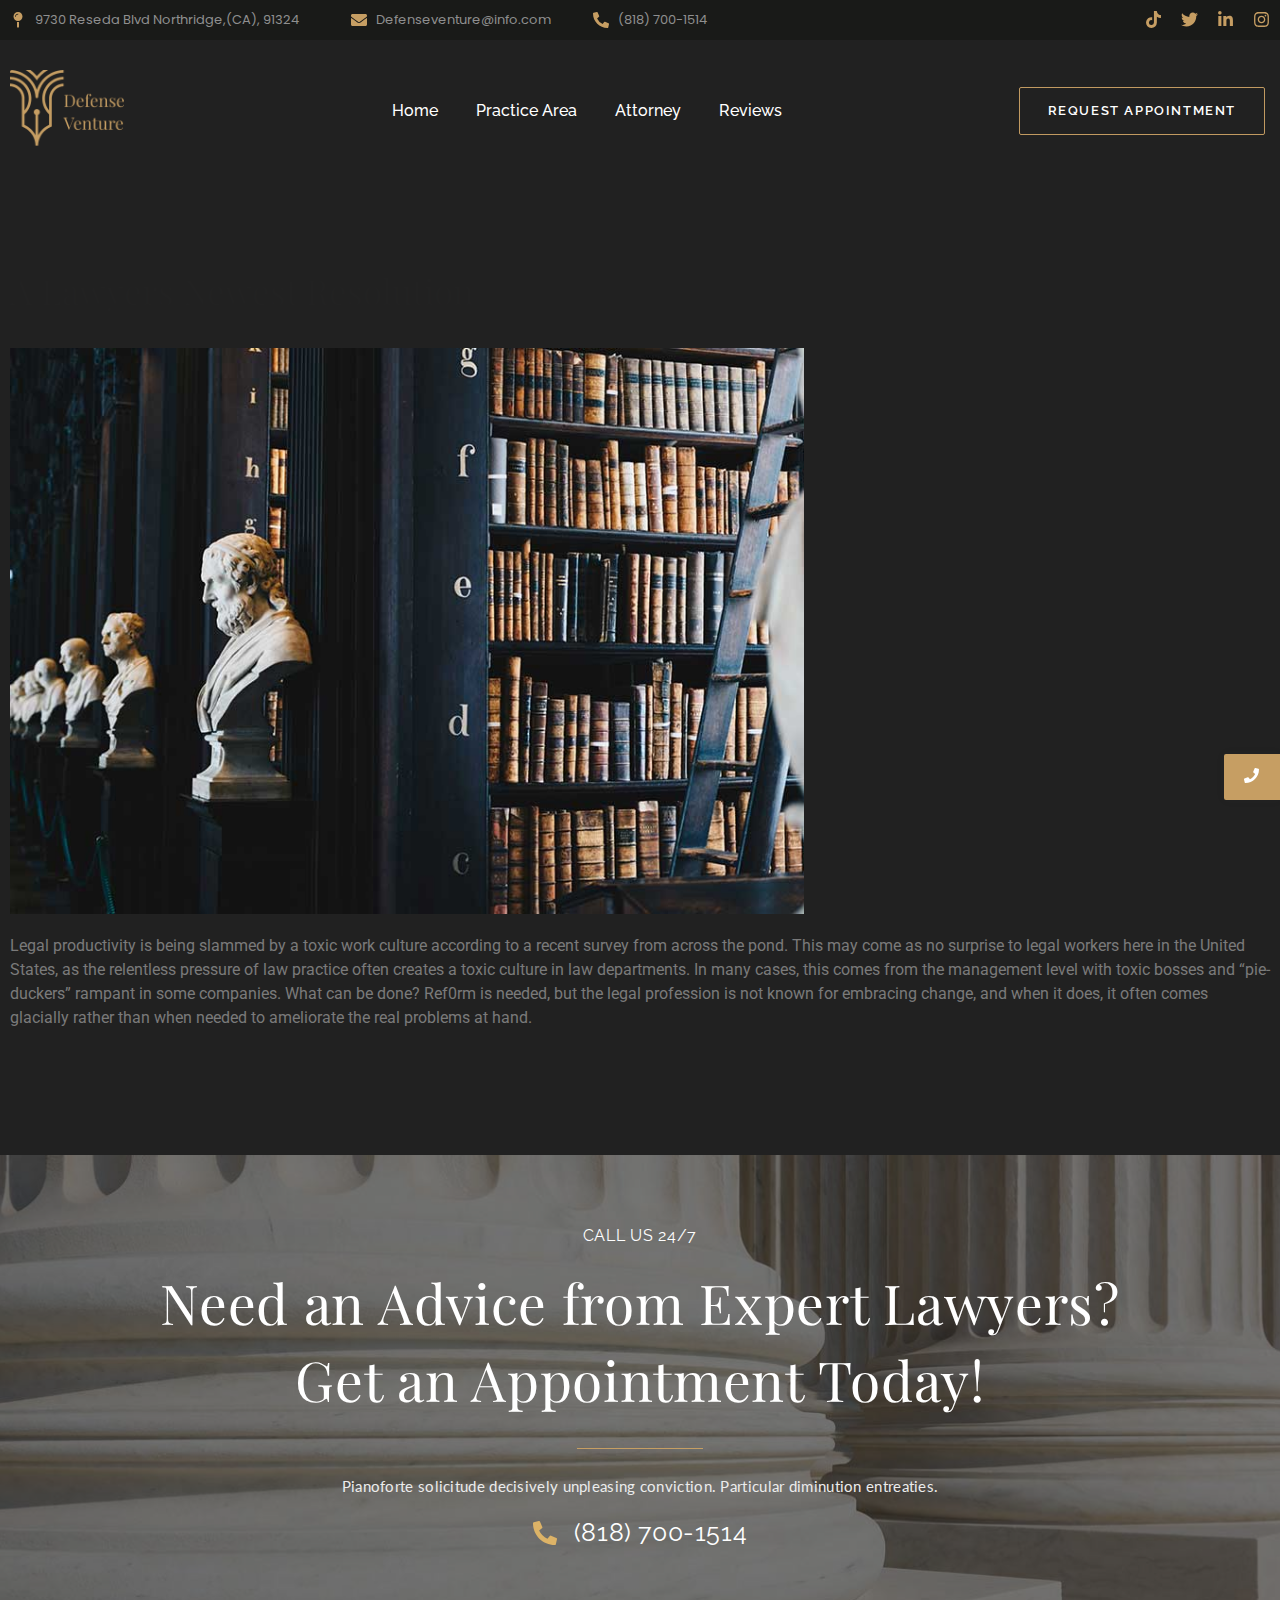
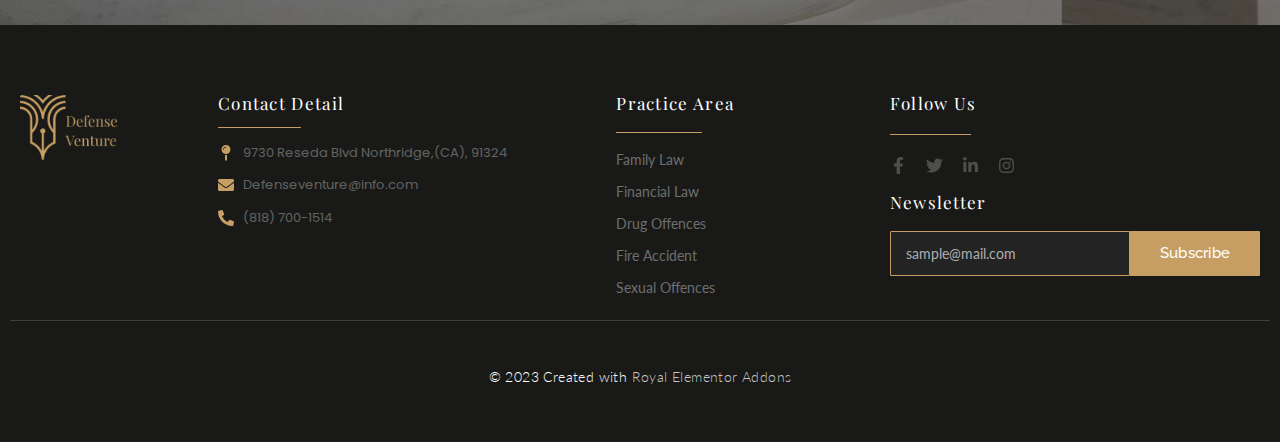
<file: 2022/02/08/a-lawyers-resolution-to-stay-out-of-trouble/index.html>
<!DOCTYPE html>
<html lang="es-PE">
<head>
	<meta charset="UTF-8">
		<title>A Lawyer’s Newest Resolution To Stay Out Of Trouble &#8211; 2022 &#8211; Portafolio</title>
<meta name="robots" content="max-image-preview:large">
	<style>img:is([sizes="auto" i], [sizes^="auto," i]) { contain-intrinsic-size: 3000px 1500px }</style>
	<link rel="alternate" type="application/rss+xml" title="Portafolio &raquo; Feed" href="/feed/">
<link rel="alternate" type="application/rss+xml" title="Portafolio &raquo; Feed de los comentarios" href="/comments/feed/">
<link rel="alternate" type="application/rss+xml" title="Portafolio &raquo; Comentario A Lawyer’s Newest Resolution To Stay Out Of Trouble &#8211; 2022 del feed" href="/2022/02/08/a-lawyers-resolution-to-stay-out-of-trouble/feed/">
<script type="text/javascript">
/* <![CDATA[ */
window._wpemojiSettings = {"baseUrl":"https:\/\/s.w.org\/images\/core\/emoji\/15.0.3\/72x72\/","ext":".png","svgUrl":"https:\/\/s.w.org\/images\/core\/emoji\/15.0.3\/svg\/","svgExt":".svg","source":{"concatemoji":"\/wp-includes\/js\/wp-emoji-release.min.js?ver=6.7.1"}};
/*! This file is auto-generated */
!function(i,n){var o,s,e;function c(e){try{var t={supportTests:e,timestamp:(new Date).valueOf()};sessionStorage.setItem(o,JSON.stringify(t))}catch(e){}}function p(e,t,n){e.clearRect(0,0,e.canvas.width,e.canvas.height),e.fillText(t,0,0);var t=new Uint32Array(e.getImageData(0,0,e.canvas.width,e.canvas.height).data),r=(e.clearRect(0,0,e.canvas.width,e.canvas.height),e.fillText(n,0,0),new Uint32Array(e.getImageData(0,0,e.canvas.width,e.canvas.height).data));return t.every(function(e,t){return e===r[t]})}function u(e,t,n){switch(t){case"flag":return n(e,"🏳️‍⚧️","🏳️​⚧️")?!1:!n(e,"🇺🇳","🇺​🇳")&&!n(e,"🏴󠁧󠁢󠁥󠁮󠁧󠁿","🏴​󠁧​󠁢​󠁥​󠁮​󠁧​󠁿");case"emoji":return!n(e,"🐦‍⬛","🐦​⬛")}return!1}function f(e,t,n){var r="undefined"!=typeof WorkerGlobalScope&&self instanceof WorkerGlobalScope?new OffscreenCanvas(300,150):i.createElement("canvas"),a=r.getContext("2d",{willReadFrequently:!0}),o=(a.textBaseline="top",a.font="600 32px Arial",{});return e.forEach(function(e){o[e]=t(a,e,n)}),o}function t(e){var t=i.createElement("script");t.src=e,t.defer=!0,i.head.appendChild(t)}"undefined"!=typeof Promise&&(o="wpEmojiSettingsSupports",s=["flag","emoji"],n.supports={everything:!0,everythingExceptFlag:!0},e=new Promise(function(e){i.addEventListener("DOMContentLoaded",e,{once:!0})}),new Promise(function(t){var n=function(){try{var e=JSON.parse(sessionStorage.getItem(o));if("object"==typeof e&&"number"==typeof e.timestamp&&(new Date).valueOf()<e.timestamp+604800&&"object"==typeof e.supportTests)return e.supportTests}catch(e){}return null}();if(!n){if("undefined"!=typeof Worker&&"undefined"!=typeof OffscreenCanvas&&"undefined"!=typeof URL&&URL.createObjectURL&&"undefined"!=typeof Blob)try{var e="postMessage("+f.toString()+"("+[JSON.stringify(s),u.toString(),p.toString()].join(",")+"));",r=new Blob([e],{type:"text/javascript"}),a=new Worker(URL.createObjectURL(r),{name:"wpTestEmojiSupports"});return void(a.onmessage=function(e){c(n=e.data),a.terminate(),t(n)})}catch(e){}c(n=f(s,u,p))}t(n)}).then(function(e){for(var t in e)n.supports[t]=e[t],n.supports.everything=n.supports.everything&&n.supports[t],"flag"!==t&&(n.supports.everythingExceptFlag=n.supports.everythingExceptFlag&&n.supports[t]);n.supports.everythingExceptFlag=n.supports.everythingExceptFlag&&!n.supports.flag,n.DOMReady=!1,n.readyCallback=function(){n.DOMReady=!0}}).then(function(){return e}).then(function(){var e;n.supports.everything||(n.readyCallback(),(e=n.source||{}).concatemoji?t(e.concatemoji):e.wpemoji&&e.twemoji&&(t(e.twemoji),t(e.wpemoji)))}))}((window,document),window._wpemojiSettings);
/* ]]> */
</script>
<style id="wp-emoji-styles-inline-css" type="text/css">img.wp-smiley, img.emoji {
		display: inline !important;
		border: none !important;
		box-shadow: none !important;
		height: 1em !important;
		width: 1em !important;
		margin: 0 0.07em !important;
		vertical-align: -0.1em !important;
		background: none !important;
		padding: 0 !important;
	}</style>
<link rel="stylesheet" id="wp-block-library-css" href="/wp-includes/css/dist/block-library/style.min.css?ver=6.7.1" type="text/css" media="all">
<style id="classic-theme-styles-inline-css" type="text/css">/*! This file is auto-generated */
.wp-block-button__link{color:#fff;background-color:#32373c;border-radius:9999px;box-shadow:none;text-decoration:none;padding:calc(.667em + 2px) calc(1.333em + 2px);font-size:1.125em}.wp-block-file__button{background:#32373c;color:#fff;text-decoration:none}</style>
<style id="global-styles-inline-css" type="text/css">:root{--wp--preset--aspect-ratio--square: 1;--wp--preset--aspect-ratio--4-3: 4/3;--wp--preset--aspect-ratio--3-4: 3/4;--wp--preset--aspect-ratio--3-2: 3/2;--wp--preset--aspect-ratio--2-3: 2/3;--wp--preset--aspect-ratio--16-9: 16/9;--wp--preset--aspect-ratio--9-16: 9/16;--wp--preset--color--black: #000000;--wp--preset--color--cyan-bluish-gray: #abb8c3;--wp--preset--color--white: #ffffff;--wp--preset--color--pale-pink: #f78da7;--wp--preset--color--vivid-red: #cf2e2e;--wp--preset--color--luminous-vivid-orange: #ff6900;--wp--preset--color--luminous-vivid-amber: #fcb900;--wp--preset--color--light-green-cyan: #7bdcb5;--wp--preset--color--vivid-green-cyan: #00d084;--wp--preset--color--pale-cyan-blue: #8ed1fc;--wp--preset--color--vivid-cyan-blue: #0693e3;--wp--preset--color--vivid-purple: #9b51e0;--wp--preset--gradient--vivid-cyan-blue-to-vivid-purple: linear-gradient(135deg,rgba(6,147,227,1) 0%,rgb(155,81,224) 100%);--wp--preset--gradient--light-green-cyan-to-vivid-green-cyan: linear-gradient(135deg,rgb(122,220,180) 0%,rgb(0,208,130) 100%);--wp--preset--gradient--luminous-vivid-amber-to-luminous-vivid-orange: linear-gradient(135deg,rgba(252,185,0,1) 0%,rgba(255,105,0,1) 100%);--wp--preset--gradient--luminous-vivid-orange-to-vivid-red: linear-gradient(135deg,rgba(255,105,0,1) 0%,rgb(207,46,46) 100%);--wp--preset--gradient--very-light-gray-to-cyan-bluish-gray: linear-gradient(135deg,rgb(238,238,238) 0%,rgb(169,184,195) 100%);--wp--preset--gradient--cool-to-warm-spectrum: linear-gradient(135deg,rgb(74,234,220) 0%,rgb(151,120,209) 20%,rgb(207,42,186) 40%,rgb(238,44,130) 60%,rgb(251,105,98) 80%,rgb(254,248,76) 100%);--wp--preset--gradient--blush-light-purple: linear-gradient(135deg,rgb(255,206,236) 0%,rgb(152,150,240) 100%);--wp--preset--gradient--blush-bordeaux: linear-gradient(135deg,rgb(254,205,165) 0%,rgb(254,45,45) 50%,rgb(107,0,62) 100%);--wp--preset--gradient--luminous-dusk: linear-gradient(135deg,rgb(255,203,112) 0%,rgb(199,81,192) 50%,rgb(65,88,208) 100%);--wp--preset--gradient--pale-ocean: linear-gradient(135deg,rgb(255,245,203) 0%,rgb(182,227,212) 50%,rgb(51,167,181) 100%);--wp--preset--gradient--electric-grass: linear-gradient(135deg,rgb(202,248,128) 0%,rgb(113,206,126) 100%);--wp--preset--gradient--midnight: linear-gradient(135deg,rgb(2,3,129) 0%,rgb(40,116,252) 100%);--wp--preset--font-size--small: 13px;--wp--preset--font-size--medium: 20px;--wp--preset--font-size--large: 36px;--wp--preset--font-size--x-large: 42px;--wp--preset--spacing--20: 0.44rem;--wp--preset--spacing--30: 0.67rem;--wp--preset--spacing--40: 1rem;--wp--preset--spacing--50: 1.5rem;--wp--preset--spacing--60: 2.25rem;--wp--preset--spacing--70: 3.38rem;--wp--preset--spacing--80: 5.06rem;--wp--preset--shadow--natural: 6px 6px 9px rgba(0, 0, 0, 0.2);--wp--preset--shadow--deep: 12px 12px 50px rgba(0, 0, 0, 0.4);--wp--preset--shadow--sharp: 6px 6px 0px rgba(0, 0, 0, 0.2);--wp--preset--shadow--outlined: 6px 6px 0px -3px rgba(255, 255, 255, 1), 6px 6px rgba(0, 0, 0, 1);--wp--preset--shadow--crisp: 6px 6px 0px rgba(0, 0, 0, 1);}:where(.is-layout-flex){gap: 0.5em;}:where(.is-layout-grid){gap: 0.5em;}body .is-layout-flex{display: flex;}.is-layout-flex{flex-wrap: wrap;align-items: center;}.is-layout-flex > :is(*, div){margin: 0;}body .is-layout-grid{display: grid;}.is-layout-grid > :is(*, div){margin: 0;}:where(.wp-block-columns.is-layout-flex){gap: 2em;}:where(.wp-block-columns.is-layout-grid){gap: 2em;}:where(.wp-block-post-template.is-layout-flex){gap: 1.25em;}:where(.wp-block-post-template.is-layout-grid){gap: 1.25em;}.has-black-color{color: var(--wp--preset--color--black) !important;}.has-cyan-bluish-gray-color{color: var(--wp--preset--color--cyan-bluish-gray) !important;}.has-white-color{color: var(--wp--preset--color--white) !important;}.has-pale-pink-color{color: var(--wp--preset--color--pale-pink) !important;}.has-vivid-red-color{color: var(--wp--preset--color--vivid-red) !important;}.has-luminous-vivid-orange-color{color: var(--wp--preset--color--luminous-vivid-orange) !important;}.has-luminous-vivid-amber-color{color: var(--wp--preset--color--luminous-vivid-amber) !important;}.has-light-green-cyan-color{color: var(--wp--preset--color--light-green-cyan) !important;}.has-vivid-green-cyan-color{color: var(--wp--preset--color--vivid-green-cyan) !important;}.has-pale-cyan-blue-color{color: var(--wp--preset--color--pale-cyan-blue) !important;}.has-vivid-cyan-blue-color{color: var(--wp--preset--color--vivid-cyan-blue) !important;}.has-vivid-purple-color{color: var(--wp--preset--color--vivid-purple) !important;}.has-black-background-color{background-color: var(--wp--preset--color--black) !important;}.has-cyan-bluish-gray-background-color{background-color: var(--wp--preset--color--cyan-bluish-gray) !important;}.has-white-background-color{background-color: var(--wp--preset--color--white) !important;}.has-pale-pink-background-color{background-color: var(--wp--preset--color--pale-pink) !important;}.has-vivid-red-background-color{background-color: var(--wp--preset--color--vivid-red) !important;}.has-luminous-vivid-orange-background-color{background-color: var(--wp--preset--color--luminous-vivid-orange) !important;}.has-luminous-vivid-amber-background-color{background-color: var(--wp--preset--color--luminous-vivid-amber) !important;}.has-light-green-cyan-background-color{background-color: var(--wp--preset--color--light-green-cyan) !important;}.has-vivid-green-cyan-background-color{background-color: var(--wp--preset--color--vivid-green-cyan) !important;}.has-pale-cyan-blue-background-color{background-color: var(--wp--preset--color--pale-cyan-blue) !important;}.has-vivid-cyan-blue-background-color{background-color: var(--wp--preset--color--vivid-cyan-blue) !important;}.has-vivid-purple-background-color{background-color: var(--wp--preset--color--vivid-purple) !important;}.has-black-border-color{border-color: var(--wp--preset--color--black) !important;}.has-cyan-bluish-gray-border-color{border-color: var(--wp--preset--color--cyan-bluish-gray) !important;}.has-white-border-color{border-color: var(--wp--preset--color--white) !important;}.has-pale-pink-border-color{border-color: var(--wp--preset--color--pale-pink) !important;}.has-vivid-red-border-color{border-color: var(--wp--preset--color--vivid-red) !important;}.has-luminous-vivid-orange-border-color{border-color: var(--wp--preset--color--luminous-vivid-orange) !important;}.has-luminous-vivid-amber-border-color{border-color: var(--wp--preset--color--luminous-vivid-amber) !important;}.has-light-green-cyan-border-color{border-color: var(--wp--preset--color--light-green-cyan) !important;}.has-vivid-green-cyan-border-color{border-color: var(--wp--preset--color--vivid-green-cyan) !important;}.has-pale-cyan-blue-border-color{border-color: var(--wp--preset--color--pale-cyan-blue) !important;}.has-vivid-cyan-blue-border-color{border-color: var(--wp--preset--color--vivid-cyan-blue) !important;}.has-vivid-purple-border-color{border-color: var(--wp--preset--color--vivid-purple) !important;}.has-vivid-cyan-blue-to-vivid-purple-gradient-background{background: var(--wp--preset--gradient--vivid-cyan-blue-to-vivid-purple) !important;}.has-light-green-cyan-to-vivid-green-cyan-gradient-background{background: var(--wp--preset--gradient--light-green-cyan-to-vivid-green-cyan) !important;}.has-luminous-vivid-amber-to-luminous-vivid-orange-gradient-background{background: var(--wp--preset--gradient--luminous-vivid-amber-to-luminous-vivid-orange) !important;}.has-luminous-vivid-orange-to-vivid-red-gradient-background{background: var(--wp--preset--gradient--luminous-vivid-orange-to-vivid-red) !important;}.has-very-light-gray-to-cyan-bluish-gray-gradient-background{background: var(--wp--preset--gradient--very-light-gray-to-cyan-bluish-gray) !important;}.has-cool-to-warm-spectrum-gradient-background{background: var(--wp--preset--gradient--cool-to-warm-spectrum) !important;}.has-blush-light-purple-gradient-background{background: var(--wp--preset--gradient--blush-light-purple) !important;}.has-blush-bordeaux-gradient-background{background: var(--wp--preset--gradient--blush-bordeaux) !important;}.has-luminous-dusk-gradient-background{background: var(--wp--preset--gradient--luminous-dusk) !important;}.has-pale-ocean-gradient-background{background: var(--wp--preset--gradient--pale-ocean) !important;}.has-electric-grass-gradient-background{background: var(--wp--preset--gradient--electric-grass) !important;}.has-midnight-gradient-background{background: var(--wp--preset--gradient--midnight) !important;}.has-small-font-size{font-size: var(--wp--preset--font-size--small) !important;}.has-medium-font-size{font-size: var(--wp--preset--font-size--medium) !important;}.has-large-font-size{font-size: var(--wp--preset--font-size--large) !important;}.has-x-large-font-size{font-size: var(--wp--preset--font-size--x-large) !important;}
:where(.wp-block-post-template.is-layout-flex){gap: 1.25em;}:where(.wp-block-post-template.is-layout-grid){gap: 1.25em;}
:where(.wp-block-columns.is-layout-flex){gap: 2em;}:where(.wp-block-columns.is-layout-grid){gap: 2em;}
:root :where(.wp-block-pullquote){font-size: 1.5em;line-height: 1.6;}</style>
<link rel="stylesheet" id="elementor-frontend-css" href="/wp-content/uploads/elementor/css/custom-frontend.min.css?ver=1738860490" type="text/css" media="all">
<link rel="stylesheet" id="widget-icon-list-css" href="/wp-content/uploads/elementor/css/custom-widget-icon-list.min.css?ver=1738860490" type="text/css" media="all">
<link rel="stylesheet" id="widget-social-icons-css" href="/wp-content/plugins/elementor/assets/css/widget-social-icons.min.css?ver=3.27.3" type="text/css" media="all">
<link rel="stylesheet" id="e-apple-webkit-css" href="/wp-content/uploads/elementor/css/custom-apple-webkit.min.css?ver=1738860490" type="text/css" media="all">
<link rel="stylesheet" id="elementor-post-532-css" href="/wp-content/uploads/elementor/css/post-532.css?ver=1738860549" type="text/css" media="all">
<link rel="stylesheet" id="elementor-post-700-css" href="/wp-content/uploads/elementor/css/post-700.css?ver=1738860490" type="text/css" media="all">
<link rel="stylesheet" id="widget-heading-css" href="/wp-content/plugins/elementor/assets/css/widget-heading.min.css?ver=3.27.3" type="text/css" media="all">
<link rel="stylesheet" id="widget-divider-css" href="/wp-content/plugins/elementor/assets/css/widget-divider.min.css?ver=3.27.3" type="text/css" media="all">
<link rel="stylesheet" id="widget-text-editor-css" href="/wp-content/plugins/elementor/assets/css/widget-text-editor.min.css?ver=3.27.3" type="text/css" media="all">
<link rel="stylesheet" id="elementor-post-703-css" href="/wp-content/uploads/elementor/css/post-703.css?ver=1738860491" type="text/css" media="all">
<link rel="stylesheet" id="royal-elementor-kit-style-css" href="/wp-content/themes/royal-elementor-kit/style.css?ver=1.0" type="text/css" media="all">
<link rel="stylesheet" id="elementor-post-6-css" href="/wp-content/uploads/elementor/css/post-6.css?ver=1738860491" type="text/css" media="all">
<link rel="stylesheet" id="widget-image-css" href="/wp-content/plugins/elementor/assets/css/widget-image.min.css?ver=3.27.3" type="text/css" media="all">
<link rel="stylesheet" id="wpr-link-animations-css-css" href="/wp-content/plugins/royal-elementor-addons/assets/css/lib/animations/wpr-link-animations.min.css?ver=1.7.1007" type="text/css" media="all">
<link rel="stylesheet" id="wpr-button-animations-css-css" href="/wp-content/plugins/royal-elementor-addons/assets/css/lib/animations/button-animations.min.css?ver=1.7.1007" type="text/css" media="all">
<link rel="stylesheet" id="wpr-text-animations-css-css" href="/wp-content/plugins/royal-elementor-addons/assets/css/lib/animations/text-animations.min.css?ver=1.7.1007" type="text/css" media="all">
<link rel="stylesheet" id="wpr-addons-css-css" href="/wp-content/plugins/royal-elementor-addons/assets/css/frontend.min.css?ver=1.7.1007" type="text/css" media="all">
<link rel="stylesheet" id="font-awesome-5-all-css" href="/wp-content/plugins/elementor/assets/lib/font-awesome/css/all.min.css?ver=1.7.1007" type="text/css" media="all">
<link rel="stylesheet" id="google-fonts-1-css" href="https://fonts.googleapis.com/css?family=Playfair+Display%3A100%2C100italic%2C200%2C200italic%2C300%2C300italic%2C400%2C400italic%2C500%2C500italic%2C600%2C600italic%2C700%2C700italic%2C800%2C800italic%2C900%2C900italic%7CPoppins%3A100%2C100italic%2C200%2C200italic%2C300%2C300italic%2C400%2C400italic%2C500%2C500italic%2C600%2C600italic%2C700%2C700italic%2C800%2C800italic%2C900%2C900italic%7CRaleway%3A100%2C100italic%2C200%2C200italic%2C300%2C300italic%2C400%2C400italic%2C500%2C500italic%2C600%2C600italic%2C700%2C700italic%2C800%2C800italic%2C900%2C900italic%7CLato%3A100%2C100italic%2C200%2C200italic%2C300%2C300italic%2C400%2C400italic%2C500%2C500italic%2C600%2C600italic%2C700%2C700italic%2C800%2C800italic%2C900%2C900italic%7CRoboto%3A100%2C100italic%2C200%2C200italic%2C300%2C300italic%2C400%2C400italic%2C500%2C500italic%2C600%2C600italic%2C700%2C700italic%2C800%2C800italic%2C900%2C900italic%7CRoboto+Slab%3A100%2C100italic%2C200%2C200italic%2C300%2C300italic%2C400%2C400italic%2C500%2C500italic%2C600%2C600italic%2C700%2C700italic%2C800%2C800italic%2C900%2C900italic&#038;display=swap&#038;ver=6.7.1" type="text/css" media="all">
<link rel="preconnect" href="https://fonts.gstatic.com/" crossorigin>
<script type="text/javascript" data-cfasync="false" src="/wp-includes/js/jquery/jquery.min.js?ver=3.7.1" id="jquery-core-js"></script>
<script type="text/javascript" data-cfasync="false" src="/wp-includes/js/jquery/jquery-migrate.min.js?ver=3.4.1" id="jquery-migrate-js"></script>
<link rel="https://api.w.org/" href="/wp-json/">
<link rel="alternate" title="JSON" type="application/json" href="/wp-json/wp/v2/posts/532">
<link rel="EditURI" type="application/rsd+xml" title="RSD" href="/xmlrpc.php?rsd">
<meta name="generator" content="WordPress 6.7.1">
<link rel="canonical" href="/2022/02/08/a-lawyers-resolution-to-stay-out-of-trouble/">
<link rel="shortlink" href="/?p=532">
<link rel="alternate" title="oEmbed (JSON)" type="application/json+oembed" href="/wp-json/oembed/1.0/embed?url=%2F2022%2F02%2F08%2Fa-lawyers-resolution-to-stay-out-of-trouble%2F">
<link rel="alternate" title="oEmbed (XML)" type="text/xml+oembed" href="/wp-json/oembed/1.0/embed?url=%2F2022%2F02%2F08%2Fa-lawyers-resolution-to-stay-out-of-trouble%2F#038;format=xml">
<meta name="generator" content="Elementor 3.27.3; features: e_font_icon_svg, additional_custom_breakpoints, e_element_cache; settings: css_print_method-external, google_font-enabled, font_display-swap">
			<style>.e-con.e-parent:nth-of-type(n+4):not(.e-lazyloaded):not(.e-no-lazyload),
				.e-con.e-parent:nth-of-type(n+4):not(.e-lazyloaded):not(.e-no-lazyload) * {
					background-image: none !important;
				}
				@media screen and (max-height: 1024px) {
					.e-con.e-parent:nth-of-type(n+3):not(.e-lazyloaded):not(.e-no-lazyload),
					.e-con.e-parent:nth-of-type(n+3):not(.e-lazyloaded):not(.e-no-lazyload) * {
						background-image: none !important;
					}
				}
				@media screen and (max-height: 640px) {
					.e-con.e-parent:nth-of-type(n+2):not(.e-lazyloaded):not(.e-no-lazyload),
					.e-con.e-parent:nth-of-type(n+2):not(.e-lazyloaded):not(.e-no-lazyload) * {
						background-image: none !important;
					}
				}</style>
			<style id="wpr_lightbox_styles">.lg-backdrop {
					background-color: rgba(0,0,0,0.6) !important;
				}
				.lg-toolbar,
				.lg-dropdown {
					background-color: rgba(0,0,0,0.8) !important;
				}
				.lg-dropdown:after {
					border-bottom-color: rgba(0,0,0,0.8) !important;
				}
				.lg-sub-html {
					background-color: rgba(0,0,0,0.8) !important;
				}
				.lg-thumb-outer,
				.lg-progress-bar {
					background-color: #444444 !important;
				}
				.lg-progress {
					background-color: #a90707 !important;
				}
				.lg-icon {
					color: #efefef !important;
					font-size: 20px !important;
				}
				.lg-icon.lg-toogle-thumb {
					font-size: 24px !important;
				}
				.lg-icon:hover,
				.lg-dropdown-text:hover {
					color: #ffffff !important;
				}
				.lg-sub-html,
				.lg-dropdown-text {
					color: #efefef !important;
					font-size: 14px !important;
				}
				#lg-counter {
					color: #efefef !important;
					font-size: 14px !important;
				}
				.lg-prev,
				.lg-next {
					font-size: 35px !important;
				}

				/* Defaults */
				.lg-icon {
				background-color: transparent !important;
				}

				#lg-counter {
				opacity: 0.9;
				}

				.lg-thumb-outer {
				padding: 0 10px;
				}

				.lg-thumb-item {
				border-radius: 0 !important;
				border: none !important;
				opacity: 0.5;
				}

				.lg-thumb-item.active {
					opacity: 1;
				}</style>	<meta name="viewport" content="width=device-width, initial-scale=1.0, viewport-fit=cover">
</head>
<body class="post-template post-template-elementor_canvas single single-post postid-532 single-format-standard wp-embed-responsive elementor-default elementor-template-canvas elementor-kit-6 elementor-page elementor-page-532">
			<div data-elementor-type="wp-post" data-elementor-id="700" class="elementor elementor-700">
						<section class="elementor-section elementor-top-section elementor-element elementor-element-72eff720 elementor-hidden-mobile elementor-section-boxed elementor-section-height-default elementor-section-height-default wpr-particle-no wpr-jarallax-no wpr-parallax-no wpr-sticky-section-no" data-id="72eff720" data-element_type="section" data-settings="{&quot;background_background&quot;:&quot;classic&quot;}">
						<div class="elementor-container elementor-column-gap-default">
					<div class="elementor-column elementor-col-25 elementor-top-column elementor-element elementor-element-67b3f3d7" data-id="67b3f3d7" data-element_type="column">
			<div class="elementor-widget-wrap elementor-element-populated">
						<div class="elementor-element elementor-element-3f433d6d elementor-icon-list--layout-traditional elementor-list-item-link-full_width elementor-widget elementor-widget-icon-list" data-id="3f433d6d" data-element_type="widget" data-widget_type="icon-list.default">
				<div class="elementor-widget-container">
							<ul class="elementor-icon-list-items">
							<li class="elementor-icon-list-item">
											<span class="elementor-icon-list-icon">
							<svg aria-hidden="true" class="e-font-icon-svg e-fas-map-pin" viewbox="0 0 288 512" xmlns="http://www.w3.org/2000/svg"><path d="M112 316.94v156.69l22.02 33.02c4.75 7.12 15.22 7.12 19.97 0L176 473.63V316.94c-10.39 1.92-21.06 3.06-32 3.06s-21.61-1.14-32-3.06zM144 0C64.47 0 0 64.47 0 144s64.47 144 144 144 144-64.47 144-144S223.53 0 144 0zm0 76c-37.5 0-68 30.5-68 68 0 6.62-5.38 12-12 12s-12-5.38-12-12c0-50.73 41.28-92 92-92 6.62 0 12 5.38 12 12s-5.38 12-12 12z"></path></svg>						</span>
										<span class="elementor-icon-list-text">9730 Reseda Blvd  Northridge,(CA), 91324</span>
									</li>
						</ul>
						</div>
				</div>
					</div>
		</div>
				<div class="elementor-column elementor-col-25 elementor-top-column elementor-element elementor-element-3cfdebfa" data-id="3cfdebfa" data-element_type="column">
			<div class="elementor-widget-wrap elementor-element-populated">
						<div class="elementor-element elementor-element-2684144f elementor-icon-list--layout-traditional elementor-list-item-link-full_width elementor-widget elementor-widget-icon-list" data-id="2684144f" data-element_type="widget" data-widget_type="icon-list.default">
				<div class="elementor-widget-container">
							<ul class="elementor-icon-list-items">
							<li class="elementor-icon-list-item">
											<span class="elementor-icon-list-icon">
							<svg aria-hidden="true" class="e-font-icon-svg e-fas-envelope" viewbox="0 0 512 512" xmlns="http://www.w3.org/2000/svg"><path d="M502.3 190.8c3.9-3.1 9.7-.2 9.7 4.7V400c0 26.5-21.5 48-48 48H48c-26.5 0-48-21.5-48-48V195.6c0-5 5.7-7.8 9.7-4.7 22.4 17.4 52.1 39.5 154.1 113.6 21.1 15.4 56.7 47.8 92.2 47.6 35.7.3 72-32.8 92.3-47.6 102-74.1 131.6-96.3 154-113.7zM256 320c23.2.4 56.6-29.2 73.4-41.4 132.7-96.3 142.8-104.7 173.4-128.7 5.8-4.5 9.2-11.5 9.2-18.9v-19c0-26.5-21.5-48-48-48H48C21.5 64 0 85.5 0 112v19c0 7.4 3.4 14.3 9.2 18.9 30.6 23.9 40.7 32.4 173.4 128.7 16.8 12.2 50.2 41.8 73.4 41.4z"></path></svg>						</span>
										<span class="elementor-icon-list-text">Defenseventure@info.com</span>
									</li>
						</ul>
						</div>
				</div>
					</div>
		</div>
				<div class="elementor-column elementor-col-25 elementor-top-column elementor-element elementor-element-70c1082" data-id="70c1082" data-element_type="column">
			<div class="elementor-widget-wrap elementor-element-populated">
						<div class="elementor-element elementor-element-6c3471b6 elementor-icon-list--layout-traditional elementor-list-item-link-full_width elementor-widget elementor-widget-icon-list" data-id="6c3471b6" data-element_type="widget" data-widget_type="icon-list.default">
				<div class="elementor-widget-container">
							<ul class="elementor-icon-list-items">
							<li class="elementor-icon-list-item">
											<span class="elementor-icon-list-icon">
							<svg aria-hidden="true" class="e-font-icon-svg e-fas-phone-alt" viewbox="0 0 512 512" xmlns="http://www.w3.org/2000/svg"><path d="M497.39 361.8l-112-48a24 24 0 0 0-28 6.9l-49.6 60.6A370.66 370.66 0 0 1 130.6 204.11l60.6-49.6a23.94 23.94 0 0 0 6.9-28l-48-112A24.16 24.16 0 0 0 122.6.61l-104 24A24 24 0 0 0 0 48c0 256.5 207.9 464 464 464a24 24 0 0 0 23.4-18.6l24-104a24.29 24.29 0 0 0-14.01-27.6z"></path></svg>						</span>
										<span class="elementor-icon-list-text">(818) 700-1514</span>
									</li>
						</ul>
						</div>
				</div>
					</div>
		</div>
				<div class="elementor-column elementor-col-25 elementor-top-column elementor-element elementor-element-3329b40d elementor-hidden-tablet" data-id="3329b40d" data-element_type="column">
			<div class="elementor-widget-wrap elementor-element-populated">
						<div class="elementor-element elementor-element-115c9cc8 e-grid-align-right elementor-shape-rounded elementor-grid-0 elementor-widget elementor-widget-social-icons" data-id="115c9cc8" data-element_type="widget" data-widget_type="social-icons.default">
				<div class="elementor-widget-container">
							<div class="elementor-social-icons-wrapper elementor-grid">
							<span class="elementor-grid-item">
					<a class="elementor-icon elementor-social-icon elementor-social-icon-tiktok elementor-repeater-item-abcf327" target="_blank">
						<span class="elementor-screen-only">Tiktok</span>
						<svg class="e-font-icon-svg e-fab-tiktok" viewbox="0 0 448 512" xmlns="http://www.w3.org/2000/svg"><path d="M448,209.91a210.06,210.06,0,0,1-122.77-39.25V349.38A162.55,162.55,0,1,1,185,188.31V278.2a74.62,74.62,0,1,0,52.23,71.18V0l88,0a121.18,121.18,0,0,0,1.86,22.17h0A122.18,122.18,0,0,0,381,102.39a121.43,121.43,0,0,0,67,20.14Z"></path></svg>					</a>
				</span>
							<span class="elementor-grid-item">
					<a class="elementor-icon elementor-social-icon elementor-social-icon-twitter elementor-repeater-item-6cdd6b1" target="_blank">
						<span class="elementor-screen-only">Twitter</span>
						<svg class="e-font-icon-svg e-fab-twitter" viewbox="0 0 512 512" xmlns="http://www.w3.org/2000/svg"><path d="M459.37 151.716c.325 4.548.325 9.097.325 13.645 0 138.72-105.583 298.558-298.558 298.558-59.452 0-114.68-17.219-161.137-47.106 8.447.974 16.568 1.299 25.34 1.299 49.055 0 94.213-16.568 130.274-44.832-46.132-.975-84.792-31.188-98.112-72.772 6.498.974 12.995 1.624 19.818 1.624 9.421 0 18.843-1.3 27.614-3.573-48.081-9.747-84.143-51.98-84.143-102.985v-1.299c13.969 7.797 30.214 12.67 47.431 13.319-28.264-18.843-46.781-51.005-46.781-87.391 0-19.492 5.197-37.36 14.294-52.954 51.655 63.675 129.3 105.258 216.365 109.807-1.624-7.797-2.599-15.918-2.599-24.04 0-57.828 46.782-104.934 104.934-104.934 30.213 0 57.502 12.67 76.67 33.137 23.715-4.548 46.456-13.32 66.599-25.34-7.798 24.366-24.366 44.833-46.132 57.827 21.117-2.273 41.584-8.122 60.426-16.243-14.292 20.791-32.161 39.308-52.628 54.253z"></path></svg>					</a>
				</span>
							<span class="elementor-grid-item">
					<a class="elementor-icon elementor-social-icon elementor-social-icon-linkedin-in elementor-repeater-item-b38beee" target="_blank">
						<span class="elementor-screen-only">Linkedin-in</span>
						<svg class="e-font-icon-svg e-fab-linkedin-in" viewbox="0 0 448 512" xmlns="http://www.w3.org/2000/svg"><path d="M100.28 448H7.4V148.9h92.88zM53.79 108.1C24.09 108.1 0 83.5 0 53.8a53.79 53.79 0 0 1 107.58 0c0 29.7-24.1 54.3-53.79 54.3zM447.9 448h-92.68V302.4c0-34.7-.7-79.2-48.29-79.2-48.29 0-55.69 37.7-55.69 76.7V448h-92.78V148.9h89.08v40.8h1.3c12.4-23.5 42.69-48.3 87.88-48.3 94 0 111.28 61.9 111.28 142.3V448z"></path></svg>					</a>
				</span>
							<span class="elementor-grid-item">
					<a class="elementor-icon elementor-social-icon elementor-social-icon-instagram elementor-repeater-item-15bdea4" target="_blank">
						<span class="elementor-screen-only">Instagram</span>
						<svg class="e-font-icon-svg e-fab-instagram" viewbox="0 0 448 512" xmlns="http://www.w3.org/2000/svg"><path d="M224.1 141c-63.6 0-114.9 51.3-114.9 114.9s51.3 114.9 114.9 114.9S339 319.5 339 255.9 287.7 141 224.1 141zm0 189.6c-41.1 0-74.7-33.5-74.7-74.7s33.5-74.7 74.7-74.7 74.7 33.5 74.7 74.7-33.6 74.7-74.7 74.7zm146.4-194.3c0 14.9-12 26.8-26.8 26.8-14.9 0-26.8-12-26.8-26.8s12-26.8 26.8-26.8 26.8 12 26.8 26.8zm76.1 27.2c-1.7-35.9-9.9-67.7-36.2-93.9-26.2-26.2-58-34.4-93.9-36.2-37-2.1-147.9-2.1-184.9 0-35.8 1.7-67.6 9.9-93.9 36.1s-34.4 58-36.2 93.9c-2.1 37-2.1 147.9 0 184.9 1.7 35.9 9.9 67.7 36.2 93.9s58 34.4 93.9 36.2c37 2.1 147.9 2.1 184.9 0 35.9-1.7 67.7-9.9 93.9-36.2 26.2-26.2 34.4-58 36.2-93.9 2.1-37 2.1-147.8 0-184.8zM398.8 388c-7.8 19.6-22.9 34.7-42.6 42.6-29.5 11.7-99.5 9-132.1 9s-102.7 2.6-132.1-9c-19.6-7.8-34.7-22.9-42.6-42.6-11.7-29.5-9-99.5-9-132.1s-2.6-102.7 9-132.1c7.8-19.6 22.9-34.7 42.6-42.6 29.5-11.7 99.5-9 132.1-9s102.7-2.6 132.1 9c19.6 7.8 34.7 22.9 42.6 42.6 11.7 29.5 9 99.5 9 132.1s2.7 102.7-9 132.1z"></path></svg>					</a>
				</span>
					</div>
						</div>
				</div>
					</div>
		</div>
					</div>
		</section>
				<section class="elementor-section elementor-top-section elementor-element elementor-element-7172726 elementor-section-boxed elementor-section-height-default elementor-section-height-default wpr-particle-no wpr-jarallax-no wpr-parallax-no wpr-sticky-section-no" data-id="7172726" data-element_type="section">
						<div class="elementor-container elementor-column-gap-default">
					<div class="elementor-column elementor-col-33 elementor-top-column elementor-element elementor-element-3d2c0e9b" data-id="3d2c0e9b" data-element_type="column">
			<div class="elementor-widget-wrap elementor-element-populated">
						<div class="elementor-element elementor-element-4a5d6b5f wpr-logo-position-center elementor-widget elementor-widget-wpr-logo" data-id="4a5d6b5f" data-element_type="widget" data-widget_type="wpr-logo.default">
				<div class="elementor-widget-container">
								
			<div class="wpr-logo elementor-clearfix">

								<picture class="wpr-logo-image">
					
										<source srcset="/wp-content/uploads/2022/02/Logo.png 1x, /wp-content/uploads/2022/02/Logo-Retina.png 2x">	
										
					<img src="/wp-content/uploads/2022/02/Logo.png" alt="">

											<a class="wpr-logo-url" rel="home" href="/"></a>
									</picture>
				
				
									<a class="wpr-logo-url" rel="home" href="/"></a>
				
			</div>
				
						</div>
				</div>
					</div>
		</div>
				<div class="elementor-column elementor-col-33 elementor-top-column elementor-element elementor-element-35b1ec76" data-id="35b1ec76" data-element_type="column">
			<div class="elementor-widget-wrap elementor-element-populated">
						<div class="elementor-element elementor-element-cd29ca7 wpr-main-menu-align-center wpr-main-menu-align--tabletright wpr-mobile-toggle-v4 wpr-main-menu-align--laptopleft wpr-pointer-underline wpr-pointer-line-fx wpr-pointer-fx-fade wpr-sub-icon-caret-down wpr-sub-menu-fx-fade wpr-nav-menu-bp-mobile wpr-mobile-menu-full-width wpr-mobile-menu-item-align-center wpr-sub-divider-yes elementor-widget elementor-widget-wpr-nav-menu" data-id="cd29ca7" data-element_type="widget" data-settings="{&quot;menu_layout&quot;:&quot;horizontal&quot;}" data-widget_type="wpr-nav-menu.default">
				<div class="elementor-widget-container">
					<nav class="wpr-nav-menu-container wpr-nav-menu-horizontal" data-trigger="hover"><ul id="menu-1-cd29ca7" class="wpr-nav-menu">
<li class="menu-item menu-item-type-post_type menu-item-object-page menu-item-home menu-item-1021"><a href="/" class="wpr-menu-item wpr-pointer-item">Home</a></li>
<li class="menu-item menu-item-type-post_type menu-item-object-page menu-item-1020"><a href="/practice-area/" class="wpr-menu-item wpr-pointer-item">Practice Area</a></li>
<li class="menu-item menu-item-type-post_type menu-item-object-page menu-item-1019"><a href="/attorney/" class="wpr-menu-item wpr-pointer-item">Attorney</a></li>
<li class="menu-item menu-item-type-post_type menu-item-object-page menu-item-1441"><a href="/reviews/" class="wpr-menu-item wpr-pointer-item">Reviews</a></li>
</ul></nav><nav class="wpr-mobile-nav-menu-container"><div class="wpr-mobile-toggle-wrap"><div class="wpr-mobile-toggle">
<span class="wpr-mobile-toggle-line"></span><span class="wpr-mobile-toggle-line"></span><span class="wpr-mobile-toggle-line"></span>
</div></div>
<ul id="mobile-menu-2-cd29ca7" class="wpr-mobile-nav-menu">
<li class="menu-item menu-item-type-post_type menu-item-object-page menu-item-home menu-item-1021"><a href="/" class="wpr-mobile-menu-item">Home</a></li>
<li class="menu-item menu-item-type-post_type menu-item-object-page menu-item-1020"><a href="/practice-area/" class="wpr-mobile-menu-item">Practice Area</a></li>
<li class="menu-item menu-item-type-post_type menu-item-object-page menu-item-1019"><a href="/attorney/" class="wpr-mobile-menu-item">Attorney</a></li>
<li class="menu-item menu-item-type-post_type menu-item-object-page menu-item-1441"><a href="/reviews/" class="wpr-mobile-menu-item">Reviews</a></li>
</ul></nav>				</div>
				</div>
					</div>
		</div>
				<div class="elementor-column elementor-col-33 elementor-top-column elementor-element elementor-element-48f1b5e0 elementor-hidden-tablet elementor-hidden-mobile" data-id="48f1b5e0" data-element_type="column">
			<div class="elementor-widget-wrap elementor-element-populated">
						<div class="elementor-element elementor-element-2935924f wpr-button-icon-style-inline wpr-button-icon-position-right elementor-widget elementor-widget-wpr-button" data-id="2935924f" data-element_type="widget" data-widget_type="wpr-button.default">
				<div class="elementor-widget-container">
						
			
		
		<div class="wpr-button-wrap elementor-clearfix">
		<a class="wpr-button wpr-button-effect wpr-button-none" data-text="Go" href="#link">
			
			<span class="wpr-button-content">
									<span class="wpr-button-text">Request Appointment</span>
								
							</span>
		</a>

				</div>
	
	
					</div>
				</div>
					</div>
		</div>
					</div>
		</section>
				</div>
				<div data-elementor-type="wp-post" data-elementor-id="532" class="elementor elementor-532">
						<section class="elementor-section elementor-top-section elementor-element elementor-element-506afbb9 elementor-section-boxed elementor-section-height-default elementor-section-height-default wpr-particle-no wpr-jarallax-no wpr-parallax-no wpr-sticky-section-no" data-id="506afbb9" data-element_type="section">
						<div class="elementor-container elementor-column-gap-default">
					<div class="elementor-column elementor-col-100 elementor-top-column elementor-element elementor-element-28328ea7" data-id="28328ea7" data-element_type="column">
			<div class="elementor-widget-wrap elementor-element-populated">
						<div class="elementor-element elementor-element-efd34c1 elementor-widget elementor-widget-heading" data-id="efd34c1" data-element_type="widget" data-widget_type="heading.default">
				<div class="elementor-widget-container">
					<h2 class="elementor-heading-title elementor-size-default">A Lawyers Newest  Resolution</h2>				</div>
				</div>
				<div class="elementor-element elementor-element-de032ad elementor-widget elementor-widget-image" data-id="de032ad" data-element_type="widget" data-widget_type="image.default">
				<div class="elementor-widget-container">
															<img fetchpriority="high" decoding="async" width="840" height="600" src="/wp-content/uploads/2022/02/Post-2.jpg" class="attachment-large size-large wp-image-533" alt="">															</div>
				</div>
				<div class="elementor-element elementor-element-70787843 elementor-widget elementor-widget-text-editor" data-id="70787843" data-element_type="widget" data-widget_type="text-editor.default">
				<div class="elementor-widget-container">
									
<p>Legal productivity is being slammed by a toxic work culture according to a recent survey from across the pond. This may come as no surprise to legal workers here in the United States, as the relentless pressure of law practice often creates a toxic culture in law departments. In many cases, this comes from the management level with toxic bosses and “pie-duckers” rampant in some companies. What can be done? Ref0rm is needed, but the legal profession is not known for embracing change, and when it does, it often comes glacially rather than when needed to ameliorate the real problems at hand.  </p>
								</div>
				</div>
					</div>
		</div>
					</div>
		</section>
				</div>
				<div data-elementor-type="wp-post" data-elementor-id="703" class="elementor elementor-703">
						<section class="elementor-section elementor-top-section elementor-element elementor-element-442401ed elementor-section-height-min-height elementor-section-boxed elementor-section-height-default elementor-section-items-middle wpr-particle-no wpr-jarallax-no wpr-parallax-no wpr-sticky-section-no" data-id="442401ed" data-element_type="section" data-settings="{&quot;background_background&quot;:&quot;classic&quot;}">
							<div class="elementor-background-overlay"></div>
							<div class="elementor-container elementor-column-gap-default">
					<div class="elementor-column elementor-col-100 elementor-top-column elementor-element elementor-element-7ed21318" data-id="7ed21318" data-element_type="column">
			<div class="elementor-widget-wrap elementor-element-populated">
						<div class="elementor-element elementor-element-62e85031 elementor-widget elementor-widget-heading" data-id="62e85031" data-element_type="widget" data-widget_type="heading.default">
				<div class="elementor-widget-container">
					<h2 class="elementor-heading-title elementor-size-default">CALL US 24/7

</h2>				</div>
				</div>
				<div class="elementor-element elementor-element-3b7cb55a elementor-widget elementor-widget-heading" data-id="3b7cb55a" data-element_type="widget" data-widget_type="heading.default">
				<div class="elementor-widget-container">
					<h2 class="elementor-heading-title elementor-size-default">Need an Advice from Expert Lawyers?
<br>Get an Appointment Today!</h2>				</div>
				</div>
				<div class="elementor-element elementor-element-3f551fa2 elementor-widget-divider--view-line elementor-widget elementor-widget-divider" data-id="3f551fa2" data-element_type="widget" data-widget_type="divider.default">
				<div class="elementor-widget-container">
							<div class="elementor-divider">
			<span class="elementor-divider-separator">
						</span>
		</div>
						</div>
				</div>
				<div class="elementor-element elementor-element-1340280 elementor-widget elementor-widget-heading" data-id="1340280" data-element_type="widget" data-widget_type="heading.default">
				<div class="elementor-widget-container">
					<p class="elementor-heading-title elementor-size-default">Pianoforte solicitude decisively unpleasing conviction. Particular diminution entreaties.</p>				</div>
				</div>
				<div class="elementor-element elementor-element-7a3948aa elementor-align-center elementor-icon-list--layout-traditional elementor-list-item-link-full_width elementor-widget elementor-widget-icon-list" data-id="7a3948aa" data-element_type="widget" data-widget_type="icon-list.default">
				<div class="elementor-widget-container">
							<ul class="elementor-icon-list-items">
							<li class="elementor-icon-list-item">
											<span class="elementor-icon-list-icon">
							<svg aria-hidden="true" class="e-font-icon-svg e-fas-phone-alt" viewbox="0 0 512 512" xmlns="http://www.w3.org/2000/svg"><path d="M497.39 361.8l-112-48a24 24 0 0 0-28 6.9l-49.6 60.6A370.66 370.66 0 0 1 130.6 204.11l60.6-49.6a23.94 23.94 0 0 0 6.9-28l-48-112A24.16 24.16 0 0 0 122.6.61l-104 24A24 24 0 0 0 0 48c0 256.5 207.9 464 464 464a24 24 0 0 0 23.4-18.6l24-104a24.29 24.29 0 0 0-14.01-27.6z"></path></svg>						</span>
										<span class="elementor-icon-list-text">(818) 700-1514</span>
									</li>
						</ul>
						</div>
				</div>
					</div>
		</div>
					</div>
		</section>
				<section class="elementor-section elementor-top-section elementor-element elementor-element-4831f24a elementor-section-boxed elementor-section-height-default elementor-section-height-default wpr-particle-no wpr-jarallax-no wpr-parallax-no wpr-sticky-section-no" data-id="4831f24a" data-element_type="section" data-settings="{&quot;background_background&quot;:&quot;classic&quot;}">
						<div class="elementor-container elementor-column-gap-default">
					<div class="elementor-column elementor-col-100 elementor-top-column elementor-element elementor-element-5b83464f" data-id="5b83464f" data-element_type="column">
			<div class="elementor-widget-wrap elementor-element-populated">
						<section class="elementor-section elementor-inner-section elementor-element elementor-element-20dfa728 elementor-section-boxed elementor-section-height-default elementor-section-height-default wpr-particle-no wpr-jarallax-no wpr-parallax-no wpr-sticky-section-no" data-id="20dfa728" data-element_type="section">
						<div class="elementor-container elementor-column-gap-default">
					<div class="elementor-column elementor-col-25 elementor-inner-column elementor-element elementor-element-1772882e" data-id="1772882e" data-element_type="column">
			<div class="elementor-widget-wrap elementor-element-populated">
						<div class="elementor-element elementor-element-26ff7fa8 wpr-logo-position-center elementor-widget elementor-widget-wpr-logo" data-id="26ff7fa8" data-element_type="widget" data-widget_type="wpr-logo.default">
				<div class="elementor-widget-container">
								
			<div class="wpr-logo elementor-clearfix">

								<picture class="wpr-logo-image">
					
										<source srcset="/wp-content/uploads/2022/02/Logo.png 1x, /wp-content/uploads/2022/02/Logo-Retina.png 2x">	
										
					<img src="/wp-content/uploads/2022/02/Logo.png" alt="">

											<a class="wpr-logo-url" rel="home" href="/"></a>
									</picture>
				
				
									<a class="wpr-logo-url" rel="home" href="/"></a>
				
			</div>
				
						</div>
				</div>
					</div>
		</div>
				<div class="elementor-column elementor-col-25 elementor-inner-column elementor-element elementor-element-53571d44" data-id="53571d44" data-element_type="column">
			<div class="elementor-widget-wrap elementor-element-populated">
						<div class="elementor-element elementor-element-ddc659d elementor-widget elementor-widget-heading" data-id="ddc659d" data-element_type="widget" data-widget_type="heading.default">
				<div class="elementor-widget-container">
					<h2 class="elementor-heading-title elementor-size-default">Contact Detail</h2>				</div>
				</div>
				<div class="elementor-element elementor-element-769214d1 elementor-widget-divider--view-line elementor-widget elementor-widget-divider" data-id="769214d1" data-element_type="widget" data-widget_type="divider.default">
				<div class="elementor-widget-container">
							<div class="elementor-divider">
			<span class="elementor-divider-separator">
						</span>
		</div>
						</div>
				</div>
				<div class="elementor-element elementor-element-5e6c3550 elementor-icon-list--layout-traditional elementor-list-item-link-full_width elementor-widget elementor-widget-icon-list" data-id="5e6c3550" data-element_type="widget" data-widget_type="icon-list.default">
				<div class="elementor-widget-container">
							<ul class="elementor-icon-list-items">
							<li class="elementor-icon-list-item">
											<span class="elementor-icon-list-icon">
							<svg aria-hidden="true" class="e-font-icon-svg e-fas-map-pin" viewbox="0 0 288 512" xmlns="http://www.w3.org/2000/svg"><path d="M112 316.94v156.69l22.02 33.02c4.75 7.12 15.22 7.12 19.97 0L176 473.63V316.94c-10.39 1.92-21.06 3.06-32 3.06s-21.61-1.14-32-3.06zM144 0C64.47 0 0 64.47 0 144s64.47 144 144 144 144-64.47 144-144S223.53 0 144 0zm0 76c-37.5 0-68 30.5-68 68 0 6.62-5.38 12-12 12s-12-5.38-12-12c0-50.73 41.28-92 92-92 6.62 0 12 5.38 12 12s-5.38 12-12 12z"></path></svg>						</span>
										<span class="elementor-icon-list-text">9730 Reseda Blvd  Northridge,(CA), 91324</span>
									</li>
						</ul>
						</div>
				</div>
				<div class="elementor-element elementor-element-61f36d0c elementor-icon-list--layout-traditional elementor-list-item-link-full_width elementor-widget elementor-widget-icon-list" data-id="61f36d0c" data-element_type="widget" data-widget_type="icon-list.default">
				<div class="elementor-widget-container">
							<ul class="elementor-icon-list-items">
							<li class="elementor-icon-list-item">
											<span class="elementor-icon-list-icon">
							<svg aria-hidden="true" class="e-font-icon-svg e-fas-envelope" viewbox="0 0 512 512" xmlns="http://www.w3.org/2000/svg"><path d="M502.3 190.8c3.9-3.1 9.7-.2 9.7 4.7V400c0 26.5-21.5 48-48 48H48c-26.5 0-48-21.5-48-48V195.6c0-5 5.7-7.8 9.7-4.7 22.4 17.4 52.1 39.5 154.1 113.6 21.1 15.4 56.7 47.8 92.2 47.6 35.7.3 72-32.8 92.3-47.6 102-74.1 131.6-96.3 154-113.7zM256 320c23.2.4 56.6-29.2 73.4-41.4 132.7-96.3 142.8-104.7 173.4-128.7 5.8-4.5 9.2-11.5 9.2-18.9v-19c0-26.5-21.5-48-48-48H48C21.5 64 0 85.5 0 112v19c0 7.4 3.4 14.3 9.2 18.9 30.6 23.9 40.7 32.4 173.4 128.7 16.8 12.2 50.2 41.8 73.4 41.4z"></path></svg>						</span>
										<span class="elementor-icon-list-text">Defenseventure@info.com</span>
									</li>
						</ul>
						</div>
				</div>
				<div class="elementor-element elementor-element-75e40518 elementor-icon-list--layout-traditional elementor-list-item-link-full_width elementor-widget elementor-widget-icon-list" data-id="75e40518" data-element_type="widget" data-widget_type="icon-list.default">
				<div class="elementor-widget-container">
							<ul class="elementor-icon-list-items">
							<li class="elementor-icon-list-item">
											<span class="elementor-icon-list-icon">
							<svg aria-hidden="true" class="e-font-icon-svg e-fas-phone-alt" viewbox="0 0 512 512" xmlns="http://www.w3.org/2000/svg"><path d="M497.39 361.8l-112-48a24 24 0 0 0-28 6.9l-49.6 60.6A370.66 370.66 0 0 1 130.6 204.11l60.6-49.6a23.94 23.94 0 0 0 6.9-28l-48-112A24.16 24.16 0 0 0 122.6.61l-104 24A24 24 0 0 0 0 48c0 256.5 207.9 464 464 464a24 24 0 0 0 23.4-18.6l24-104a24.29 24.29 0 0 0-14.01-27.6z"></path></svg>						</span>
										<span class="elementor-icon-list-text">(818) 700-1514</span>
									</li>
						</ul>
						</div>
				</div>
					</div>
		</div>
				<div class="elementor-column elementor-col-25 elementor-inner-column elementor-element elementor-element-37cbf91e" data-id="37cbf91e" data-element_type="column">
			<div class="elementor-widget-wrap elementor-element-populated">
						<div class="elementor-element elementor-element-12eea96 elementor-widget elementor-widget-heading" data-id="12eea96" data-element_type="widget" data-widget_type="heading.default">
				<div class="elementor-widget-container">
					<h2 class="elementor-heading-title elementor-size-default">Practice Area</h2>				</div>
				</div>
				<div class="elementor-element elementor-element-40ed61af elementor-widget-divider--view-line elementor-widget elementor-widget-divider" data-id="40ed61af" data-element_type="widget" data-widget_type="divider.default">
				<div class="elementor-widget-container">
							<div class="elementor-divider">
			<span class="elementor-divider-separator">
						</span>
		</div>
						</div>
				</div>
				<div class="elementor-element elementor-element-ce66fed elementor-widget elementor-widget-heading" data-id="ce66fed" data-element_type="widget" data-widget_type="heading.default">
				<div class="elementor-widget-container">
					<p class="elementor-heading-title elementor-size-default">Family Law</p>				</div>
				</div>
				<div class="elementor-element elementor-element-c710b9b elementor-widget elementor-widget-heading" data-id="c710b9b" data-element_type="widget" data-widget_type="heading.default">
				<div class="elementor-widget-container">
					<p class="elementor-heading-title elementor-size-default">Financial Law</p>				</div>
				</div>
				<div class="elementor-element elementor-element-38f2cb7 elementor-widget elementor-widget-heading" data-id="38f2cb7" data-element_type="widget" data-widget_type="heading.default">
				<div class="elementor-widget-container">
					<p class="elementor-heading-title elementor-size-default">Drug Offences</p>				</div>
				</div>
				<div class="elementor-element elementor-element-73cd71e elementor-widget elementor-widget-heading" data-id="73cd71e" data-element_type="widget" data-widget_type="heading.default">
				<div class="elementor-widget-container">
					<p class="elementor-heading-title elementor-size-default">Fire Accident</p>				</div>
				</div>
				<div class="elementor-element elementor-element-02008de elementor-widget elementor-widget-heading" data-id="02008de" data-element_type="widget" data-widget_type="heading.default">
				<div class="elementor-widget-container">
					<p class="elementor-heading-title elementor-size-default">Sexual Offences</p>				</div>
				</div>
					</div>
		</div>
				<div class="elementor-column elementor-col-25 elementor-inner-column elementor-element elementor-element-db4c45" data-id="db4c45" data-element_type="column">
			<div class="elementor-widget-wrap elementor-element-populated">
						<div class="elementor-element elementor-element-483b2107 elementor-widget elementor-widget-heading" data-id="483b2107" data-element_type="widget" data-widget_type="heading.default">
				<div class="elementor-widget-container">
					<h2 class="elementor-heading-title elementor-size-default">Follow Us</h2>				</div>
				</div>
				<div class="elementor-element elementor-element-4bd51b9c elementor-widget-divider--view-line elementor-widget elementor-widget-divider" data-id="4bd51b9c" data-element_type="widget" data-widget_type="divider.default">
				<div class="elementor-widget-container">
							<div class="elementor-divider">
			<span class="elementor-divider-separator">
						</span>
		</div>
						</div>
				</div>
				<div class="elementor-element elementor-element-7094a461 e-grid-align-left elementor-shape-rounded elementor-grid-0 elementor-widget elementor-widget-social-icons" data-id="7094a461" data-element_type="widget" data-widget_type="social-icons.default">
				<div class="elementor-widget-container">
							<div class="elementor-social-icons-wrapper elementor-grid">
							<span class="elementor-grid-item">
					<a class="elementor-icon elementor-social-icon elementor-social-icon-facebook-f elementor-repeater-item-abcf327" target="_blank">
						<span class="elementor-screen-only">Facebook-f</span>
						<svg class="e-font-icon-svg e-fab-facebook-f" viewbox="0 0 320 512" xmlns="http://www.w3.org/2000/svg"><path d="M279.14 288l14.22-92.66h-88.91v-60.13c0-25.35 12.42-50.06 52.24-50.06h40.42V6.26S260.43 0 225.36 0c-73.22 0-121.08 44.38-121.08 124.72v70.62H22.89V288h81.39v224h100.17V288z"></path></svg>					</a>
				</span>
							<span class="elementor-grid-item">
					<a class="elementor-icon elementor-social-icon elementor-social-icon-twitter elementor-repeater-item-6cdd6b1" target="_blank">
						<span class="elementor-screen-only">Twitter</span>
						<svg class="e-font-icon-svg e-fab-twitter" viewbox="0 0 512 512" xmlns="http://www.w3.org/2000/svg"><path d="M459.37 151.716c.325 4.548.325 9.097.325 13.645 0 138.72-105.583 298.558-298.558 298.558-59.452 0-114.68-17.219-161.137-47.106 8.447.974 16.568 1.299 25.34 1.299 49.055 0 94.213-16.568 130.274-44.832-46.132-.975-84.792-31.188-98.112-72.772 6.498.974 12.995 1.624 19.818 1.624 9.421 0 18.843-1.3 27.614-3.573-48.081-9.747-84.143-51.98-84.143-102.985v-1.299c13.969 7.797 30.214 12.67 47.431 13.319-28.264-18.843-46.781-51.005-46.781-87.391 0-19.492 5.197-37.36 14.294-52.954 51.655 63.675 129.3 105.258 216.365 109.807-1.624-7.797-2.599-15.918-2.599-24.04 0-57.828 46.782-104.934 104.934-104.934 30.213 0 57.502 12.67 76.67 33.137 23.715-4.548 46.456-13.32 66.599-25.34-7.798 24.366-24.366 44.833-46.132 57.827 21.117-2.273 41.584-8.122 60.426-16.243-14.292 20.791-32.161 39.308-52.628 54.253z"></path></svg>					</a>
				</span>
							<span class="elementor-grid-item">
					<a class="elementor-icon elementor-social-icon elementor-social-icon-linkedin-in elementor-repeater-item-b38beee" target="_blank">
						<span class="elementor-screen-only">Linkedin-in</span>
						<svg class="e-font-icon-svg e-fab-linkedin-in" viewbox="0 0 448 512" xmlns="http://www.w3.org/2000/svg"><path d="M100.28 448H7.4V148.9h92.88zM53.79 108.1C24.09 108.1 0 83.5 0 53.8a53.79 53.79 0 0 1 107.58 0c0 29.7-24.1 54.3-53.79 54.3zM447.9 448h-92.68V302.4c0-34.7-.7-79.2-48.29-79.2-48.29 0-55.69 37.7-55.69 76.7V448h-92.78V148.9h89.08v40.8h1.3c12.4-23.5 42.69-48.3 87.88-48.3 94 0 111.28 61.9 111.28 142.3V448z"></path></svg>					</a>
				</span>
							<span class="elementor-grid-item">
					<a class="elementor-icon elementor-social-icon elementor-social-icon-instagram elementor-repeater-item-15bdea4" target="_blank">
						<span class="elementor-screen-only">Instagram</span>
						<svg class="e-font-icon-svg e-fab-instagram" viewbox="0 0 448 512" xmlns="http://www.w3.org/2000/svg"><path d="M224.1 141c-63.6 0-114.9 51.3-114.9 114.9s51.3 114.9 114.9 114.9S339 319.5 339 255.9 287.7 141 224.1 141zm0 189.6c-41.1 0-74.7-33.5-74.7-74.7s33.5-74.7 74.7-74.7 74.7 33.5 74.7 74.7-33.6 74.7-74.7 74.7zm146.4-194.3c0 14.9-12 26.8-26.8 26.8-14.9 0-26.8-12-26.8-26.8s12-26.8 26.8-26.8 26.8 12 26.8 26.8zm76.1 27.2c-1.7-35.9-9.9-67.7-36.2-93.9-26.2-26.2-58-34.4-93.9-36.2-37-2.1-147.9-2.1-184.9 0-35.8 1.7-67.6 9.9-93.9 36.1s-34.4 58-36.2 93.9c-2.1 37-2.1 147.9 0 184.9 1.7 35.9 9.9 67.7 36.2 93.9s58 34.4 93.9 36.2c37 2.1 147.9 2.1 184.9 0 35.9-1.7 67.7-9.9 93.9-36.2 26.2-26.2 34.4-58 36.2-93.9 2.1-37 2.1-147.8 0-184.8zM398.8 388c-7.8 19.6-22.9 34.7-42.6 42.6-29.5 11.7-99.5 9-132.1 9s-102.7 2.6-132.1-9c-19.6-7.8-34.7-22.9-42.6-42.6-11.7-29.5-9-99.5-9-132.1s-2.6-102.7 9-132.1c7.8-19.6 22.9-34.7 42.6-42.6 29.5-11.7 99.5-9 132.1-9s102.7-2.6 132.1 9c19.6 7.8 34.7 22.9 42.6 42.6 11.7 29.5 9 99.5 9 132.1s2.7 102.7-9 132.1z"></path></svg>					</a>
				</span>
					</div>
						</div>
				</div>
				<div class="elementor-element elementor-element-45fb24b1 elementor-widget elementor-widget-heading" data-id="45fb24b1" data-element_type="widget" data-widget_type="heading.default">
				<div class="elementor-widget-container">
					<h2 class="elementor-heading-title elementor-size-default">Newsletter</h2>				</div>
				</div>
				<div class="elementor-element elementor-element-4e3041c5 wpr-mailchimp-layout-hr elementor-widget elementor-widget-wpr-mailchimp" data-id="4e3041c5" data-element_type="widget" data-widget_type="wpr-mailchimp.default">
				<div class="elementor-widget-container">
					
		<form class="wpr-mailchimp-form" id="wpr-mailchimp-form-4e3041c5" method="POST" data-list-id="def" data-clear-fields="">
			<!-- Form Header -->
			
			<div class="wpr-mailchimp-fields">
				<!-- Email Input -->
				<div class="wpr-mailchimp-email">
										<input type="email" name="wpr_mailchimp_email" placeholder="sample@mail.com" required="required">
				</div>

				<!-- Extra Fields -->
				
				<!-- Subscribe Button -->
				<div class="wpr-mailchimp-subscribe">
					<button type="submit" id="wpr-subscribe-4e3041c5" class="wpr-mailchimp-subscribe-btn" data-loading="Subscribing...">
				  		Subscribe					</button>
				</div>
			</div>

			<!-- Success/Error Message -->
			<div class="wpr-mailchimp-message">
				<span class="wpr-mailchimp-success-message">You have been successfully Subscribed!</span>
				<span class="wpr-mailchimp-error-message">Ops! Something went wrong, please try again.</span>
			</div>
		</form>

						</div>
				</div>
					</div>
		</div>
					</div>
		</section>
				<div class="elementor-element elementor-element-59176801 elementor-widget-divider--view-line elementor-widget elementor-widget-divider" data-id="59176801" data-element_type="widget" data-widget_type="divider.default">
				<div class="elementor-widget-container">
							<div class="elementor-divider">
			<span class="elementor-divider-separator">
						</span>
		</div>
						</div>
				</div>
				<div class="elementor-element elementor-element-419026e7 elementor-widget elementor-widget-text-editor" data-id="419026e7" data-element_type="widget" data-widget_type="text-editor.default">
				<div class="elementor-widget-container">
									<p>© 2023 Created with <span style="color: #c7c7c7;"><a style="color: #c7c7c7;" href="https://royal-elementor-addons.com/">Royal Elementor Addons</a></span></p>								</div>
				</div>
					</div>
		</div>
					</div>
		</section>
				<section class="elementor-section elementor-top-section elementor-element elementor-element-1fadeb5 elementor-section-boxed elementor-section-height-default elementor-section-height-default wpr-particle-no wpr-jarallax-no wpr-parallax-no wpr-sticky-section-no" data-id="1fadeb5" data-element_type="section">
						<div class="elementor-container elementor-column-gap-no">
					<div class="elementor-column elementor-col-100 elementor-top-column elementor-element elementor-element-48340973" data-id="48340973" data-element_type="column">
			<div class="elementor-widget-wrap elementor-element-populated">
						<div class="elementor-element elementor-element-72daa77e wpr-stt-btn-align-fixed wpr-stt-btn-align-fixed-right elementor-widget elementor-widget-wpr-back-to-top" data-id="72daa77e" data-element_type="widget" data-widget_type="wpr-back-to-top.default">
				<div class="elementor-widget-container">
					<div class="wpr-stt-wrapper"><div class="wpr-stt-btn" data-settings="{&quot;animation&quot;:&quot;fade&quot;,&quot;animationOffset&quot;:&quot;0&quot;,&quot;animationDuration&quot;:&quot;200&quot;,&quot;fixed&quot;:&quot;fixed&quot;,&quot;scrolAnim&quot;:&quot;800&quot;}"><span class="wpr-stt-icon"><svg class="e-font-icon-svg e-fas-chevron-up" viewbox="0 0 448 512" xmlns="http://www.w3.org/2000/svg"><path d="M240.971 130.524l194.343 194.343c9.373 9.373 9.373 24.569 0 33.941l-22.667 22.667c-9.357 9.357-24.522 9.375-33.901.04L224 227.495 69.255 381.516c-9.379 9.335-24.544 9.317-33.901-.04l-22.667-22.667c-9.373-9.373-9.373-24.569 0-33.941L207.03 130.525c9.372-9.373 24.568-9.373 33.941-.001z"></path></svg></span></div></div>				</div>
				</div>
					</div>
		</div>
					</div>
		</section>
				<section class="elementor-section elementor-top-section elementor-element elementor-element-13b19779 elementor-section-boxed elementor-section-height-default elementor-section-height-default wpr-particle-no wpr-jarallax-no wpr-parallax-no wpr-sticky-section-no" data-id="13b19779" data-element_type="section">
						<div class="elementor-container elementor-column-gap-no">
					<div class="elementor-column elementor-col-100 elementor-top-column elementor-element elementor-element-5cc9f8c" data-id="5cc9f8c" data-element_type="column">
			<div class="elementor-widget-wrap elementor-element-populated">
						<div class="elementor-element elementor-element-2ecd14b4 wpr-pc-btn-align-fixed wpr-pc-btn-align-fixed-right elementor-widget elementor-widget-wpr-phone-call" data-id="2ecd14b4" data-element_type="widget" data-widget_type="wpr-phone-call.default">
				<div class="elementor-widget-container">
					<div class="wpr-pc-wrapper"><a href="tel:123456789" class="wpr-pc-btn"><div class="wpr-pc-content"><span class="wpr-pc-btn-icon"><svg class="e-font-icon-svg e-fas-phone" viewbox="0 0 512 512" xmlns="http://www.w3.org/2000/svg"><path d="M493.4 24.6l-104-24c-11.3-2.6-22.9 3.3-27.5 13.9l-48 112c-4.2 9.8-1.4 21.3 6.9 28l60.6 49.6c-36 76.7-98.9 140.5-177.2 177.2l-49.6-60.6c-6.8-8.3-18.2-11.1-28-6.9l-112 48C3.9 366.5-2 378.1.6 389.4l24 104C27.1 504.2 36.7 512 48 512c256.1 0 464-207.5 464-464 0-11.2-7.7-20.9-18.6-23.4z"></path></svg></span></div></a></div>				</div>
				</div>
					</div>
		</div>
					</div>
		</section>
				</div>
					<script>const lazyloadRunObserver = () => {
					const lazyloadBackgrounds = document.querySelectorAll( `.e-con.e-parent:not(.e-lazyloaded)` );
					const lazyloadBackgroundObserver = new IntersectionObserver( ( entries ) => {
						entries.forEach( ( entry ) => {
							if ( entry.isIntersecting ) {
								let lazyloadBackground = entry.target;
								if( lazyloadBackground ) {
									lazyloadBackground.classList.add( 'e-lazyloaded' );
								}
								lazyloadBackgroundObserver.unobserve( entry.target );
							}
						});
					}, { rootMargin: '200px 0px 200px 0px' } );
					lazyloadBackgrounds.forEach( ( lazyloadBackground ) => {
						lazyloadBackgroundObserver.observe( lazyloadBackground );
					} );
				};
				const events = [
					'DOMContentLoaded',
					'elementor/lazyload/observe',
				];
				events.forEach( ( event ) => {
					document.addEventListener( event, lazyloadRunObserver );
				} );</script>
			<script type="text/javascript" src="/wp-content/plugins/royal-elementor-addons/assets/js/lib/particles/particles.js?ver=3.0.6" id="wpr-particles-js"></script>
<script type="text/javascript" src="/wp-content/plugins/royal-elementor-addons/assets/js/lib/jarallax/jarallax.min.js?ver=1.12.7" id="wpr-jarallax-js"></script>
<script type="text/javascript" src="/wp-content/plugins/royal-elementor-addons/assets/js/lib/parallax/parallax.min.js?ver=1.0" id="wpr-parallax-hover-js"></script>
<script type="text/javascript" src="/wp-includes/js/comment-reply.min.js?ver=6.7.1" id="comment-reply-js" async="async" data-wp-strategy="async"></script>
<script type="text/javascript" src="/wp-content/plugins/royal-elementor-addons/assets/js/lib/perfect-scrollbar/perfect-scrollbar.min.js?ver=0.4.9" id="wpr-popup-scroll-js-js"></script>
<script type="text/javascript" src="/wp-content/plugins/elementor/assets/js/webpack.runtime.min.js?ver=3.27.3" id="elementor-webpack-runtime-js"></script>
<script type="text/javascript" src="/wp-content/plugins/elementor/assets/js/frontend-modules.min.js?ver=3.27.3" id="elementor-frontend-modules-js"></script>
<script type="text/javascript" src="/wp-includes/js/jquery/ui/core.min.js?ver=1.13.3" id="jquery-ui-core-js"></script>
<script type="text/javascript" id="elementor-frontend-js-before">
/* <![CDATA[ */
var elementorFrontendConfig = {"environmentMode":{"edit":false,"wpPreview":false,"isScriptDebug":false},"i18n":{"shareOnFacebook":"Compartir en Facebook","shareOnTwitter":"Compartir en Twitter","pinIt":"Pinear","download":"Descargar","downloadImage":"Descargar imagen","fullscreen":"Pantalla completa","zoom":"Zoom","share":"Compartir","playVideo":"Reproducir vídeo","previous":"Anterior","next":"Siguiente","close":"Cerrar","a11yCarouselPrevSlideMessage":"Diapositiva anterior","a11yCarouselNextSlideMessage":"Diapositiva siguiente","a11yCarouselFirstSlideMessage":"Esta es la primera diapositiva","a11yCarouselLastSlideMessage":"Esta es la última diapositiva","a11yCarouselPaginationBulletMessage":"Ir a la diapositiva"},"is_rtl":false,"breakpoints":{"xs":0,"sm":480,"md":768,"lg":1025,"xl":1440,"xxl":1600},"responsive":{"breakpoints":{"mobile":{"label":"Móvil vertical","value":767,"default_value":767,"direction":"max","is_enabled":true},"mobile_extra":{"label":"Móvil horizontal","value":880,"default_value":880,"direction":"max","is_enabled":false},"tablet":{"label":"Tableta vertical","value":1024,"default_value":1024,"direction":"max","is_enabled":true},"tablet_extra":{"label":"Tableta horizontal","value":1200,"default_value":1200,"direction":"max","is_enabled":false},"laptop":{"label":"Portátil","value":1366,"default_value":1366,"direction":"max","is_enabled":true},"widescreen":{"label":"Pantalla grande","value":2400,"default_value":2400,"direction":"min","is_enabled":false}},"hasCustomBreakpoints":true},"version":"3.27.3","is_static":false,"experimentalFeatures":{"e_font_icon_svg":true,"additional_custom_breakpoints":true,"container":true,"e_swiper_latest":true,"e_onboarding":true,"home_screen":true,"nested-elements":true,"editor_v2":true,"e_element_cache":true,"link-in-bio":true,"floating-buttons":true,"launchpad-checklist":true},"urls":{"assets":"\/wp-content\/plugins\/elementor\/assets\/","ajaxurl":"\/wp-admin\/admin-ajax.php","uploadUrl":"\/wp-content\/uploads"},"nonces":{"floatingButtonsClickTracking":"a2e2c0bc49"},"swiperClass":"swiper","settings":{"page":[],"editorPreferences":[]},"kit":{"body_background_background":"classic","active_breakpoints":["viewport_mobile","viewport_tablet","viewport_laptop"],"global_image_lightbox":"yes","lightbox_enable_counter":"yes","lightbox_enable_fullscreen":"yes","lightbox_enable_zoom":"yes","lightbox_enable_share":"yes","lightbox_title_src":"title","lightbox_description_src":"description"},"post":{"id":532,"title":"A%20Lawyer%E2%80%99s%20Newest%20Resolution%20To%20Stay%20Out%20Of%20Trouble%20%E2%80%93%202022%20%E2%80%93%20Portafolio","excerpt":"","featuredImage":"\/wp-content\/uploads\/2022\/02\/Post-2.jpg"}};
/* ]]> */
</script>
<script type="text/javascript" src="/wp-content/plugins/elementor/assets/js/frontend.min.js?ver=3.27.3" id="elementor-frontend-js"></script>
<script type="text/javascript" id="wpr-addons-js-js-extra">
/* <![CDATA[ */
var WprConfig = {"ajaxurl":"\/wp-admin\/admin-ajax.php","resturl":"\/wp-json\/wpraddons\/v1","nonce":"a7caf0615d","addedToCartText":"was added to cart","viewCart":"View Cart","comparePageID":"","comparePageURL":"\/2022\/02\/08\/a-lawyers-resolution-to-stay-out-of-trouble\/","wishlistPageID":"","wishlistPageURL":"\/2022\/02\/08\/a-lawyers-resolution-to-stay-out-of-trouble\/","chooseQuantityText":"Please select the required number of items.","site_key":"","is_admin":"","input_empty":"Please fill out this field","select_empty":"Nothing selected","file_empty":"Please upload a file","recaptcha_error":"Recaptcha Error","token":"06c39c708179e14494f2335b4dba1e79a1d5931ae22d9c782f2fd98be637f7c5"};
/* ]]> */
</script>
<script type="text/javascript" data-cfasync="false" src="/wp-content/plugins/royal-elementor-addons/assets/js/frontend.min.js?ver=1.7.1007" id="wpr-addons-js-js"></script>
<script type="text/javascript" src="/wp-content/plugins/royal-elementor-addons/assets/js/modal-popups.min.js?ver=1.7.1007" id="wpr-modal-popups-js-js"></script>
	</body>
</html>
</file>
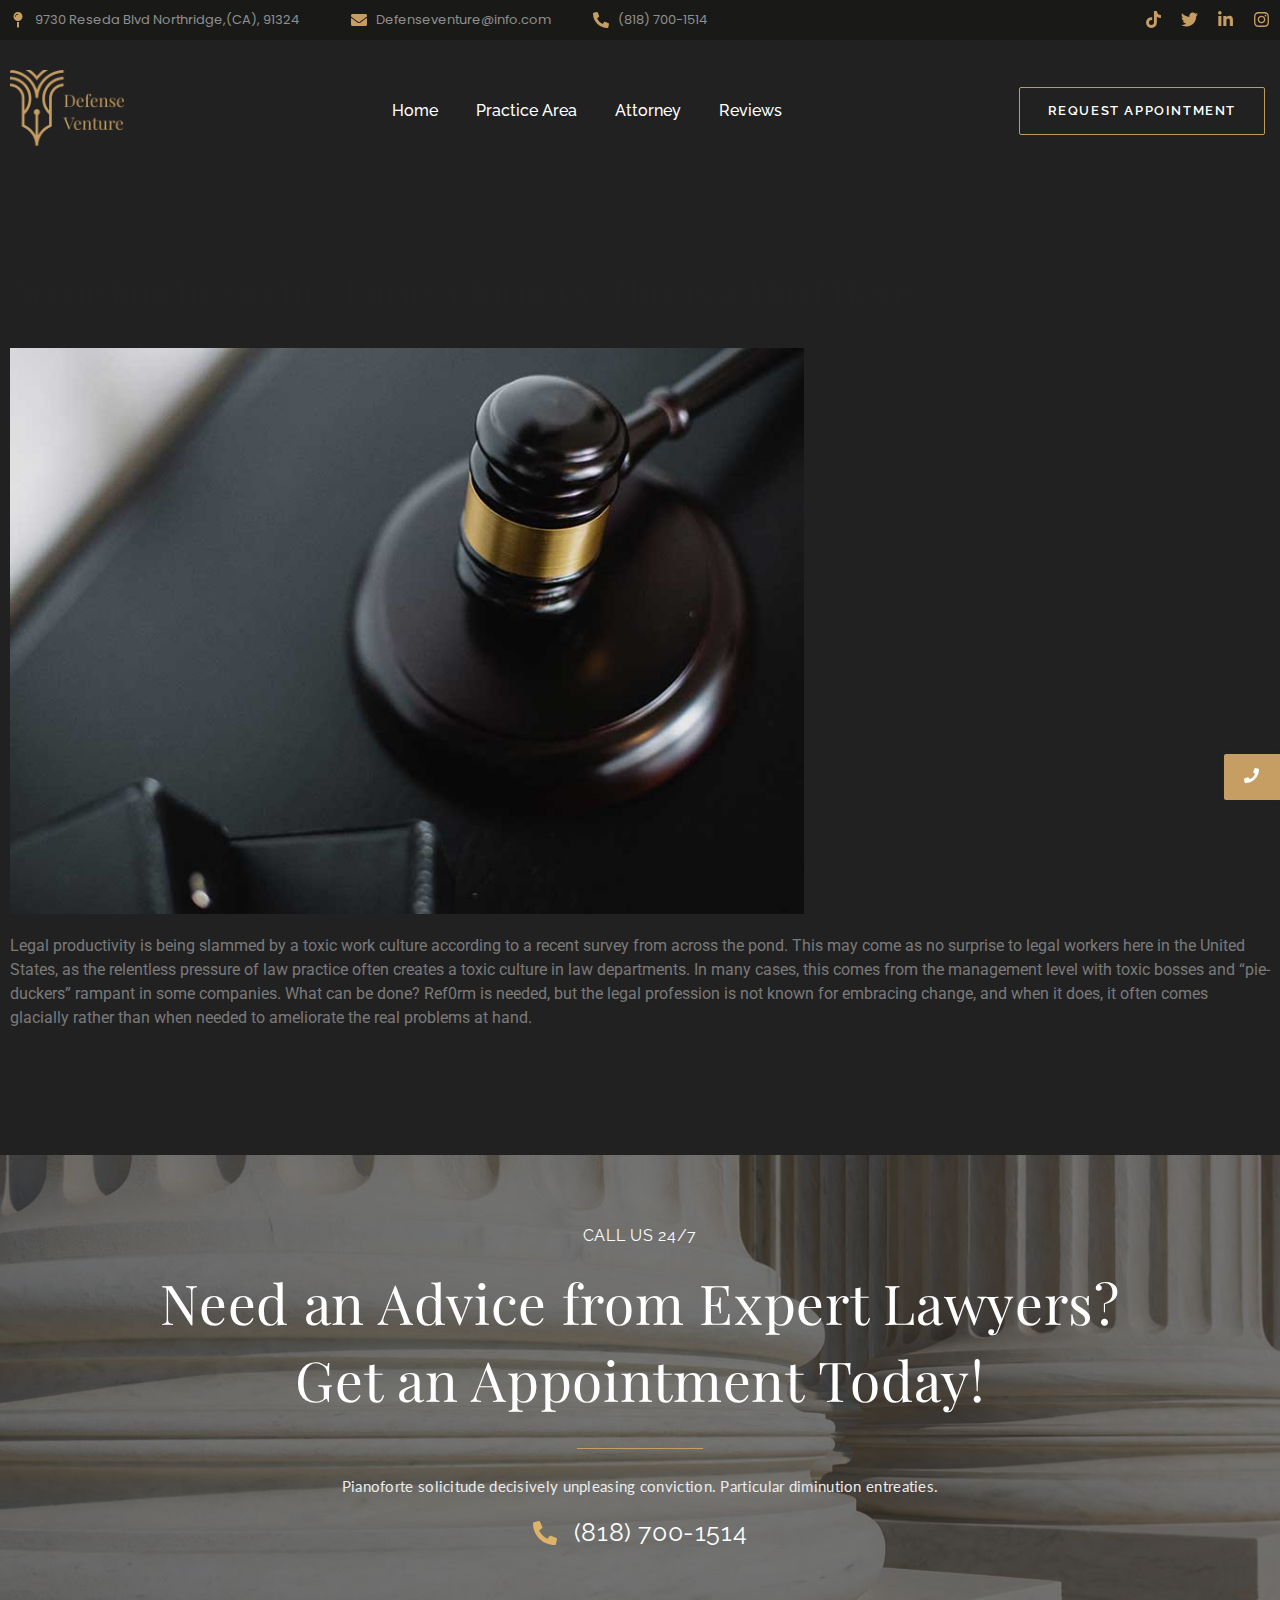
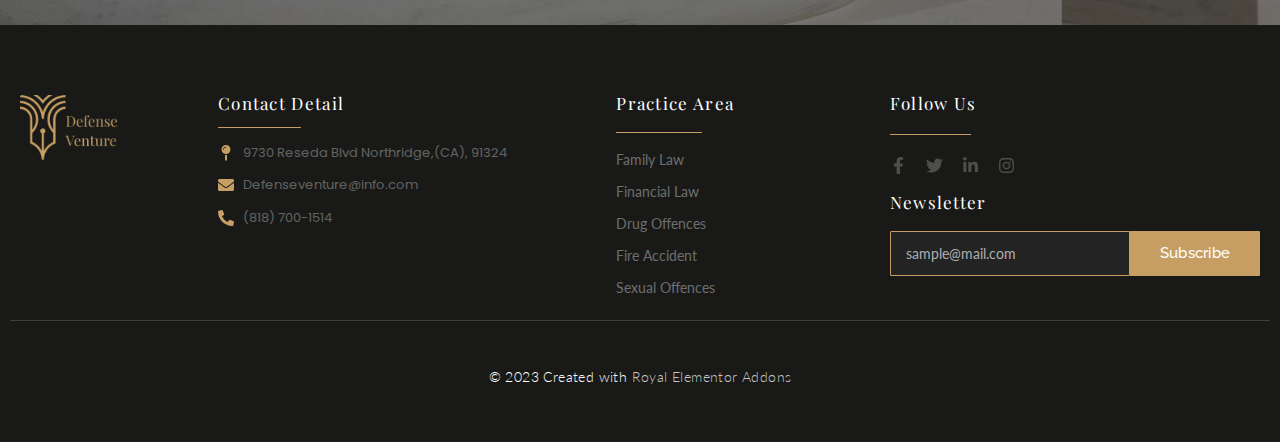
<file: 2022/02/08/according-to-250-in-house-attorneys-this-is-a-must-have/index.html>
<!DOCTYPE html>
<html lang="es-PE">
<head>
	<meta charset="UTF-8">
		<title>According to 250 In-House Attorneys, This is a Must Have &#8211; Portafolio</title>
<meta name="robots" content="max-image-preview:large">
	<style>img:is([sizes="auto" i], [sizes^="auto," i]) { contain-intrinsic-size: 3000px 1500px }</style>
	<link rel="alternate" type="application/rss+xml" title="Portafolio &raquo; Feed" href="/feed/">
<link rel="alternate" type="application/rss+xml" title="Portafolio &raquo; Feed de los comentarios" href="/comments/feed/">
<link rel="alternate" type="application/rss+xml" title="Portafolio &raquo; Comentario According to 250 In-House Attorneys, This is a Must Have del feed" href="/2022/02/08/according-to-250-in-house-attorneys-this-is-a-must-have/feed/">
<script type="text/javascript">
/* <![CDATA[ */
window._wpemojiSettings = {"baseUrl":"https:\/\/s.w.org\/images\/core\/emoji\/15.0.3\/72x72\/","ext":".png","svgUrl":"https:\/\/s.w.org\/images\/core\/emoji\/15.0.3\/svg\/","svgExt":".svg","source":{"concatemoji":"\/wp-includes\/js\/wp-emoji-release.min.js?ver=6.7.1"}};
/*! This file is auto-generated */
!function(i,n){var o,s,e;function c(e){try{var t={supportTests:e,timestamp:(new Date).valueOf()};sessionStorage.setItem(o,JSON.stringify(t))}catch(e){}}function p(e,t,n){e.clearRect(0,0,e.canvas.width,e.canvas.height),e.fillText(t,0,0);var t=new Uint32Array(e.getImageData(0,0,e.canvas.width,e.canvas.height).data),r=(e.clearRect(0,0,e.canvas.width,e.canvas.height),e.fillText(n,0,0),new Uint32Array(e.getImageData(0,0,e.canvas.width,e.canvas.height).data));return t.every(function(e,t){return e===r[t]})}function u(e,t,n){switch(t){case"flag":return n(e,"🏳️‍⚧️","🏳️​⚧️")?!1:!n(e,"🇺🇳","🇺​🇳")&&!n(e,"🏴󠁧󠁢󠁥󠁮󠁧󠁿","🏴​󠁧​󠁢​󠁥​󠁮​󠁧​󠁿");case"emoji":return!n(e,"🐦‍⬛","🐦​⬛")}return!1}function f(e,t,n){var r="undefined"!=typeof WorkerGlobalScope&&self instanceof WorkerGlobalScope?new OffscreenCanvas(300,150):i.createElement("canvas"),a=r.getContext("2d",{willReadFrequently:!0}),o=(a.textBaseline="top",a.font="600 32px Arial",{});return e.forEach(function(e){o[e]=t(a,e,n)}),o}function t(e){var t=i.createElement("script");t.src=e,t.defer=!0,i.head.appendChild(t)}"undefined"!=typeof Promise&&(o="wpEmojiSettingsSupports",s=["flag","emoji"],n.supports={everything:!0,everythingExceptFlag:!0},e=new Promise(function(e){i.addEventListener("DOMContentLoaded",e,{once:!0})}),new Promise(function(t){var n=function(){try{var e=JSON.parse(sessionStorage.getItem(o));if("object"==typeof e&&"number"==typeof e.timestamp&&(new Date).valueOf()<e.timestamp+604800&&"object"==typeof e.supportTests)return e.supportTests}catch(e){}return null}();if(!n){if("undefined"!=typeof Worker&&"undefined"!=typeof OffscreenCanvas&&"undefined"!=typeof URL&&URL.createObjectURL&&"undefined"!=typeof Blob)try{var e="postMessage("+f.toString()+"("+[JSON.stringify(s),u.toString(),p.toString()].join(",")+"));",r=new Blob([e],{type:"text/javascript"}),a=new Worker(URL.createObjectURL(r),{name:"wpTestEmojiSupports"});return void(a.onmessage=function(e){c(n=e.data),a.terminate(),t(n)})}catch(e){}c(n=f(s,u,p))}t(n)}).then(function(e){for(var t in e)n.supports[t]=e[t],n.supports.everything=n.supports.everything&&n.supports[t],"flag"!==t&&(n.supports.everythingExceptFlag=n.supports.everythingExceptFlag&&n.supports[t]);n.supports.everythingExceptFlag=n.supports.everythingExceptFlag&&!n.supports.flag,n.DOMReady=!1,n.readyCallback=function(){n.DOMReady=!0}}).then(function(){return e}).then(function(){var e;n.supports.everything||(n.readyCallback(),(e=n.source||{}).concatemoji?t(e.concatemoji):e.wpemoji&&e.twemoji&&(t(e.twemoji),t(e.wpemoji)))}))}((window,document),window._wpemojiSettings);
/* ]]> */
</script>
<style id="wp-emoji-styles-inline-css" type="text/css">img.wp-smiley, img.emoji {
		display: inline !important;
		border: none !important;
		box-shadow: none !important;
		height: 1em !important;
		width: 1em !important;
		margin: 0 0.07em !important;
		vertical-align: -0.1em !important;
		background: none !important;
		padding: 0 !important;
	}</style>
<link rel="stylesheet" id="wp-block-library-css" href="/wp-includes/css/dist/block-library/style.min.css?ver=6.7.1" type="text/css" media="all">
<style id="classic-theme-styles-inline-css" type="text/css">/*! This file is auto-generated */
.wp-block-button__link{color:#fff;background-color:#32373c;border-radius:9999px;box-shadow:none;text-decoration:none;padding:calc(.667em + 2px) calc(1.333em + 2px);font-size:1.125em}.wp-block-file__button{background:#32373c;color:#fff;text-decoration:none}</style>
<style id="global-styles-inline-css" type="text/css">:root{--wp--preset--aspect-ratio--square: 1;--wp--preset--aspect-ratio--4-3: 4/3;--wp--preset--aspect-ratio--3-4: 3/4;--wp--preset--aspect-ratio--3-2: 3/2;--wp--preset--aspect-ratio--2-3: 2/3;--wp--preset--aspect-ratio--16-9: 16/9;--wp--preset--aspect-ratio--9-16: 9/16;--wp--preset--color--black: #000000;--wp--preset--color--cyan-bluish-gray: #abb8c3;--wp--preset--color--white: #ffffff;--wp--preset--color--pale-pink: #f78da7;--wp--preset--color--vivid-red: #cf2e2e;--wp--preset--color--luminous-vivid-orange: #ff6900;--wp--preset--color--luminous-vivid-amber: #fcb900;--wp--preset--color--light-green-cyan: #7bdcb5;--wp--preset--color--vivid-green-cyan: #00d084;--wp--preset--color--pale-cyan-blue: #8ed1fc;--wp--preset--color--vivid-cyan-blue: #0693e3;--wp--preset--color--vivid-purple: #9b51e0;--wp--preset--gradient--vivid-cyan-blue-to-vivid-purple: linear-gradient(135deg,rgba(6,147,227,1) 0%,rgb(155,81,224) 100%);--wp--preset--gradient--light-green-cyan-to-vivid-green-cyan: linear-gradient(135deg,rgb(122,220,180) 0%,rgb(0,208,130) 100%);--wp--preset--gradient--luminous-vivid-amber-to-luminous-vivid-orange: linear-gradient(135deg,rgba(252,185,0,1) 0%,rgba(255,105,0,1) 100%);--wp--preset--gradient--luminous-vivid-orange-to-vivid-red: linear-gradient(135deg,rgba(255,105,0,1) 0%,rgb(207,46,46) 100%);--wp--preset--gradient--very-light-gray-to-cyan-bluish-gray: linear-gradient(135deg,rgb(238,238,238) 0%,rgb(169,184,195) 100%);--wp--preset--gradient--cool-to-warm-spectrum: linear-gradient(135deg,rgb(74,234,220) 0%,rgb(151,120,209) 20%,rgb(207,42,186) 40%,rgb(238,44,130) 60%,rgb(251,105,98) 80%,rgb(254,248,76) 100%);--wp--preset--gradient--blush-light-purple: linear-gradient(135deg,rgb(255,206,236) 0%,rgb(152,150,240) 100%);--wp--preset--gradient--blush-bordeaux: linear-gradient(135deg,rgb(254,205,165) 0%,rgb(254,45,45) 50%,rgb(107,0,62) 100%);--wp--preset--gradient--luminous-dusk: linear-gradient(135deg,rgb(255,203,112) 0%,rgb(199,81,192) 50%,rgb(65,88,208) 100%);--wp--preset--gradient--pale-ocean: linear-gradient(135deg,rgb(255,245,203) 0%,rgb(182,227,212) 50%,rgb(51,167,181) 100%);--wp--preset--gradient--electric-grass: linear-gradient(135deg,rgb(202,248,128) 0%,rgb(113,206,126) 100%);--wp--preset--gradient--midnight: linear-gradient(135deg,rgb(2,3,129) 0%,rgb(40,116,252) 100%);--wp--preset--font-size--small: 13px;--wp--preset--font-size--medium: 20px;--wp--preset--font-size--large: 36px;--wp--preset--font-size--x-large: 42px;--wp--preset--spacing--20: 0.44rem;--wp--preset--spacing--30: 0.67rem;--wp--preset--spacing--40: 1rem;--wp--preset--spacing--50: 1.5rem;--wp--preset--spacing--60: 2.25rem;--wp--preset--spacing--70: 3.38rem;--wp--preset--spacing--80: 5.06rem;--wp--preset--shadow--natural: 6px 6px 9px rgba(0, 0, 0, 0.2);--wp--preset--shadow--deep: 12px 12px 50px rgba(0, 0, 0, 0.4);--wp--preset--shadow--sharp: 6px 6px 0px rgba(0, 0, 0, 0.2);--wp--preset--shadow--outlined: 6px 6px 0px -3px rgba(255, 255, 255, 1), 6px 6px rgba(0, 0, 0, 1);--wp--preset--shadow--crisp: 6px 6px 0px rgba(0, 0, 0, 1);}:where(.is-layout-flex){gap: 0.5em;}:where(.is-layout-grid){gap: 0.5em;}body .is-layout-flex{display: flex;}.is-layout-flex{flex-wrap: wrap;align-items: center;}.is-layout-flex > :is(*, div){margin: 0;}body .is-layout-grid{display: grid;}.is-layout-grid > :is(*, div){margin: 0;}:where(.wp-block-columns.is-layout-flex){gap: 2em;}:where(.wp-block-columns.is-layout-grid){gap: 2em;}:where(.wp-block-post-template.is-layout-flex){gap: 1.25em;}:where(.wp-block-post-template.is-layout-grid){gap: 1.25em;}.has-black-color{color: var(--wp--preset--color--black) !important;}.has-cyan-bluish-gray-color{color: var(--wp--preset--color--cyan-bluish-gray) !important;}.has-white-color{color: var(--wp--preset--color--white) !important;}.has-pale-pink-color{color: var(--wp--preset--color--pale-pink) !important;}.has-vivid-red-color{color: var(--wp--preset--color--vivid-red) !important;}.has-luminous-vivid-orange-color{color: var(--wp--preset--color--luminous-vivid-orange) !important;}.has-luminous-vivid-amber-color{color: var(--wp--preset--color--luminous-vivid-amber) !important;}.has-light-green-cyan-color{color: var(--wp--preset--color--light-green-cyan) !important;}.has-vivid-green-cyan-color{color: var(--wp--preset--color--vivid-green-cyan) !important;}.has-pale-cyan-blue-color{color: var(--wp--preset--color--pale-cyan-blue) !important;}.has-vivid-cyan-blue-color{color: var(--wp--preset--color--vivid-cyan-blue) !important;}.has-vivid-purple-color{color: var(--wp--preset--color--vivid-purple) !important;}.has-black-background-color{background-color: var(--wp--preset--color--black) !important;}.has-cyan-bluish-gray-background-color{background-color: var(--wp--preset--color--cyan-bluish-gray) !important;}.has-white-background-color{background-color: var(--wp--preset--color--white) !important;}.has-pale-pink-background-color{background-color: var(--wp--preset--color--pale-pink) !important;}.has-vivid-red-background-color{background-color: var(--wp--preset--color--vivid-red) !important;}.has-luminous-vivid-orange-background-color{background-color: var(--wp--preset--color--luminous-vivid-orange) !important;}.has-luminous-vivid-amber-background-color{background-color: var(--wp--preset--color--luminous-vivid-amber) !important;}.has-light-green-cyan-background-color{background-color: var(--wp--preset--color--light-green-cyan) !important;}.has-vivid-green-cyan-background-color{background-color: var(--wp--preset--color--vivid-green-cyan) !important;}.has-pale-cyan-blue-background-color{background-color: var(--wp--preset--color--pale-cyan-blue) !important;}.has-vivid-cyan-blue-background-color{background-color: var(--wp--preset--color--vivid-cyan-blue) !important;}.has-vivid-purple-background-color{background-color: var(--wp--preset--color--vivid-purple) !important;}.has-black-border-color{border-color: var(--wp--preset--color--black) !important;}.has-cyan-bluish-gray-border-color{border-color: var(--wp--preset--color--cyan-bluish-gray) !important;}.has-white-border-color{border-color: var(--wp--preset--color--white) !important;}.has-pale-pink-border-color{border-color: var(--wp--preset--color--pale-pink) !important;}.has-vivid-red-border-color{border-color: var(--wp--preset--color--vivid-red) !important;}.has-luminous-vivid-orange-border-color{border-color: var(--wp--preset--color--luminous-vivid-orange) !important;}.has-luminous-vivid-amber-border-color{border-color: var(--wp--preset--color--luminous-vivid-amber) !important;}.has-light-green-cyan-border-color{border-color: var(--wp--preset--color--light-green-cyan) !important;}.has-vivid-green-cyan-border-color{border-color: var(--wp--preset--color--vivid-green-cyan) !important;}.has-pale-cyan-blue-border-color{border-color: var(--wp--preset--color--pale-cyan-blue) !important;}.has-vivid-cyan-blue-border-color{border-color: var(--wp--preset--color--vivid-cyan-blue) !important;}.has-vivid-purple-border-color{border-color: var(--wp--preset--color--vivid-purple) !important;}.has-vivid-cyan-blue-to-vivid-purple-gradient-background{background: var(--wp--preset--gradient--vivid-cyan-blue-to-vivid-purple) !important;}.has-light-green-cyan-to-vivid-green-cyan-gradient-background{background: var(--wp--preset--gradient--light-green-cyan-to-vivid-green-cyan) !important;}.has-luminous-vivid-amber-to-luminous-vivid-orange-gradient-background{background: var(--wp--preset--gradient--luminous-vivid-amber-to-luminous-vivid-orange) !important;}.has-luminous-vivid-orange-to-vivid-red-gradient-background{background: var(--wp--preset--gradient--luminous-vivid-orange-to-vivid-red) !important;}.has-very-light-gray-to-cyan-bluish-gray-gradient-background{background: var(--wp--preset--gradient--very-light-gray-to-cyan-bluish-gray) !important;}.has-cool-to-warm-spectrum-gradient-background{background: var(--wp--preset--gradient--cool-to-warm-spectrum) !important;}.has-blush-light-purple-gradient-background{background: var(--wp--preset--gradient--blush-light-purple) !important;}.has-blush-bordeaux-gradient-background{background: var(--wp--preset--gradient--blush-bordeaux) !important;}.has-luminous-dusk-gradient-background{background: var(--wp--preset--gradient--luminous-dusk) !important;}.has-pale-ocean-gradient-background{background: var(--wp--preset--gradient--pale-ocean) !important;}.has-electric-grass-gradient-background{background: var(--wp--preset--gradient--electric-grass) !important;}.has-midnight-gradient-background{background: var(--wp--preset--gradient--midnight) !important;}.has-small-font-size{font-size: var(--wp--preset--font-size--small) !important;}.has-medium-font-size{font-size: var(--wp--preset--font-size--medium) !important;}.has-large-font-size{font-size: var(--wp--preset--font-size--large) !important;}.has-x-large-font-size{font-size: var(--wp--preset--font-size--x-large) !important;}
:where(.wp-block-post-template.is-layout-flex){gap: 1.25em;}:where(.wp-block-post-template.is-layout-grid){gap: 1.25em;}
:where(.wp-block-columns.is-layout-flex){gap: 2em;}:where(.wp-block-columns.is-layout-grid){gap: 2em;}
:root :where(.wp-block-pullquote){font-size: 1.5em;line-height: 1.6;}</style>
<link rel="stylesheet" id="elementor-frontend-css" href="/wp-content/uploads/elementor/css/custom-frontend.min.css?ver=1738860490" type="text/css" media="all">
<link rel="stylesheet" id="widget-icon-list-css" href="/wp-content/uploads/elementor/css/custom-widget-icon-list.min.css?ver=1738860490" type="text/css" media="all">
<link rel="stylesheet" id="widget-social-icons-css" href="/wp-content/plugins/elementor/assets/css/widget-social-icons.min.css?ver=3.27.3" type="text/css" media="all">
<link rel="stylesheet" id="e-apple-webkit-css" href="/wp-content/uploads/elementor/css/custom-apple-webkit.min.css?ver=1738860490" type="text/css" media="all">
<link rel="stylesheet" id="elementor-post-524-css" href="/wp-content/uploads/elementor/css/post-524.css?ver=1738860551" type="text/css" media="all">
<link rel="stylesheet" id="elementor-post-700-css" href="/wp-content/uploads/elementor/css/post-700.css?ver=1738860490" type="text/css" media="all">
<link rel="stylesheet" id="widget-heading-css" href="/wp-content/plugins/elementor/assets/css/widget-heading.min.css?ver=3.27.3" type="text/css" media="all">
<link rel="stylesheet" id="widget-divider-css" href="/wp-content/plugins/elementor/assets/css/widget-divider.min.css?ver=3.27.3" type="text/css" media="all">
<link rel="stylesheet" id="widget-text-editor-css" href="/wp-content/plugins/elementor/assets/css/widget-text-editor.min.css?ver=3.27.3" type="text/css" media="all">
<link rel="stylesheet" id="elementor-post-703-css" href="/wp-content/uploads/elementor/css/post-703.css?ver=1738860491" type="text/css" media="all">
<link rel="stylesheet" id="royal-elementor-kit-style-css" href="/wp-content/themes/royal-elementor-kit/style.css?ver=1.0" type="text/css" media="all">
<link rel="stylesheet" id="elementor-post-6-css" href="/wp-content/uploads/elementor/css/post-6.css?ver=1738860491" type="text/css" media="all">
<link rel="stylesheet" id="widget-image-css" href="/wp-content/plugins/elementor/assets/css/widget-image.min.css?ver=3.27.3" type="text/css" media="all">
<link rel="stylesheet" id="wpr-link-animations-css-css" href="/wp-content/plugins/royal-elementor-addons/assets/css/lib/animations/wpr-link-animations.min.css?ver=1.7.1007" type="text/css" media="all">
<link rel="stylesheet" id="wpr-button-animations-css-css" href="/wp-content/plugins/royal-elementor-addons/assets/css/lib/animations/button-animations.min.css?ver=1.7.1007" type="text/css" media="all">
<link rel="stylesheet" id="wpr-text-animations-css-css" href="/wp-content/plugins/royal-elementor-addons/assets/css/lib/animations/text-animations.min.css?ver=1.7.1007" type="text/css" media="all">
<link rel="stylesheet" id="wpr-addons-css-css" href="/wp-content/plugins/royal-elementor-addons/assets/css/frontend.min.css?ver=1.7.1007" type="text/css" media="all">
<link rel="stylesheet" id="font-awesome-5-all-css" href="/wp-content/plugins/elementor/assets/lib/font-awesome/css/all.min.css?ver=1.7.1007" type="text/css" media="all">
<link rel="stylesheet" id="google-fonts-1-css" href="https://fonts.googleapis.com/css?family=Playfair+Display%3A100%2C100italic%2C200%2C200italic%2C300%2C300italic%2C400%2C400italic%2C500%2C500italic%2C600%2C600italic%2C700%2C700italic%2C800%2C800italic%2C900%2C900italic%7CPoppins%3A100%2C100italic%2C200%2C200italic%2C300%2C300italic%2C400%2C400italic%2C500%2C500italic%2C600%2C600italic%2C700%2C700italic%2C800%2C800italic%2C900%2C900italic%7CRaleway%3A100%2C100italic%2C200%2C200italic%2C300%2C300italic%2C400%2C400italic%2C500%2C500italic%2C600%2C600italic%2C700%2C700italic%2C800%2C800italic%2C900%2C900italic%7CLato%3A100%2C100italic%2C200%2C200italic%2C300%2C300italic%2C400%2C400italic%2C500%2C500italic%2C600%2C600italic%2C700%2C700italic%2C800%2C800italic%2C900%2C900italic%7CRoboto%3A100%2C100italic%2C200%2C200italic%2C300%2C300italic%2C400%2C400italic%2C500%2C500italic%2C600%2C600italic%2C700%2C700italic%2C800%2C800italic%2C900%2C900italic%7CRoboto+Slab%3A100%2C100italic%2C200%2C200italic%2C300%2C300italic%2C400%2C400italic%2C500%2C500italic%2C600%2C600italic%2C700%2C700italic%2C800%2C800italic%2C900%2C900italic&#038;display=swap&#038;ver=6.7.1" type="text/css" media="all">
<link rel="preconnect" href="https://fonts.gstatic.com/" crossorigin>
<script type="text/javascript" data-cfasync="false" src="/wp-includes/js/jquery/jquery.min.js?ver=3.7.1" id="jquery-core-js"></script>
<script type="text/javascript" data-cfasync="false" src="/wp-includes/js/jquery/jquery-migrate.min.js?ver=3.4.1" id="jquery-migrate-js"></script>
<link rel="https://api.w.org/" href="/wp-json/">
<link rel="alternate" title="JSON" type="application/json" href="/wp-json/wp/v2/posts/524">
<link rel="EditURI" type="application/rsd+xml" title="RSD" href="/xmlrpc.php?rsd">
<meta name="generator" content="WordPress 6.7.1">
<link rel="canonical" href="/2022/02/08/according-to-250-in-house-attorneys-this-is-a-must-have/">
<link rel="shortlink" href="/?p=524">
<link rel="alternate" title="oEmbed (JSON)" type="application/json+oembed" href="/wp-json/oembed/1.0/embed?url=%2F2022%2F02%2F08%2Faccording-to-250-in-house-attorneys-this-is-a-must-have%2F">
<link rel="alternate" title="oEmbed (XML)" type="text/xml+oembed" href="/wp-json/oembed/1.0/embed?url=%2F2022%2F02%2F08%2Faccording-to-250-in-house-attorneys-this-is-a-must-have%2F#038;format=xml">
<meta name="generator" content="Elementor 3.27.3; features: e_font_icon_svg, additional_custom_breakpoints, e_element_cache; settings: css_print_method-external, google_font-enabled, font_display-swap">
			<style>.e-con.e-parent:nth-of-type(n+4):not(.e-lazyloaded):not(.e-no-lazyload),
				.e-con.e-parent:nth-of-type(n+4):not(.e-lazyloaded):not(.e-no-lazyload) * {
					background-image: none !important;
				}
				@media screen and (max-height: 1024px) {
					.e-con.e-parent:nth-of-type(n+3):not(.e-lazyloaded):not(.e-no-lazyload),
					.e-con.e-parent:nth-of-type(n+3):not(.e-lazyloaded):not(.e-no-lazyload) * {
						background-image: none !important;
					}
				}
				@media screen and (max-height: 640px) {
					.e-con.e-parent:nth-of-type(n+2):not(.e-lazyloaded):not(.e-no-lazyload),
					.e-con.e-parent:nth-of-type(n+2):not(.e-lazyloaded):not(.e-no-lazyload) * {
						background-image: none !important;
					}
				}</style>
			<style id="wpr_lightbox_styles">.lg-backdrop {
					background-color: rgba(0,0,0,0.6) !important;
				}
				.lg-toolbar,
				.lg-dropdown {
					background-color: rgba(0,0,0,0.8) !important;
				}
				.lg-dropdown:after {
					border-bottom-color: rgba(0,0,0,0.8) !important;
				}
				.lg-sub-html {
					background-color: rgba(0,0,0,0.8) !important;
				}
				.lg-thumb-outer,
				.lg-progress-bar {
					background-color: #444444 !important;
				}
				.lg-progress {
					background-color: #a90707 !important;
				}
				.lg-icon {
					color: #efefef !important;
					font-size: 20px !important;
				}
				.lg-icon.lg-toogle-thumb {
					font-size: 24px !important;
				}
				.lg-icon:hover,
				.lg-dropdown-text:hover {
					color: #ffffff !important;
				}
				.lg-sub-html,
				.lg-dropdown-text {
					color: #efefef !important;
					font-size: 14px !important;
				}
				#lg-counter {
					color: #efefef !important;
					font-size: 14px !important;
				}
				.lg-prev,
				.lg-next {
					font-size: 35px !important;
				}

				/* Defaults */
				.lg-icon {
				background-color: transparent !important;
				}

				#lg-counter {
				opacity: 0.9;
				}

				.lg-thumb-outer {
				padding: 0 10px;
				}

				.lg-thumb-item {
				border-radius: 0 !important;
				border: none !important;
				opacity: 0.5;
				}

				.lg-thumb-item.active {
					opacity: 1;
				}</style>	<meta name="viewport" content="width=device-width, initial-scale=1.0, viewport-fit=cover">
</head>
<body class="post-template post-template-elementor_canvas single single-post postid-524 single-format-standard wp-embed-responsive elementor-default elementor-template-canvas elementor-kit-6 elementor-page elementor-page-524">
			<div data-elementor-type="wp-post" data-elementor-id="700" class="elementor elementor-700">
						<section class="elementor-section elementor-top-section elementor-element elementor-element-72eff720 elementor-hidden-mobile elementor-section-boxed elementor-section-height-default elementor-section-height-default wpr-particle-no wpr-jarallax-no wpr-parallax-no wpr-sticky-section-no" data-id="72eff720" data-element_type="section" data-settings="{&quot;background_background&quot;:&quot;classic&quot;}">
						<div class="elementor-container elementor-column-gap-default">
					<div class="elementor-column elementor-col-25 elementor-top-column elementor-element elementor-element-67b3f3d7" data-id="67b3f3d7" data-element_type="column">
			<div class="elementor-widget-wrap elementor-element-populated">
						<div class="elementor-element elementor-element-3f433d6d elementor-icon-list--layout-traditional elementor-list-item-link-full_width elementor-widget elementor-widget-icon-list" data-id="3f433d6d" data-element_type="widget" data-widget_type="icon-list.default">
				<div class="elementor-widget-container">
							<ul class="elementor-icon-list-items">
							<li class="elementor-icon-list-item">
											<span class="elementor-icon-list-icon">
							<svg aria-hidden="true" class="e-font-icon-svg e-fas-map-pin" viewbox="0 0 288 512" xmlns="http://www.w3.org/2000/svg"><path d="M112 316.94v156.69l22.02 33.02c4.75 7.12 15.22 7.12 19.97 0L176 473.63V316.94c-10.39 1.92-21.06 3.06-32 3.06s-21.61-1.14-32-3.06zM144 0C64.47 0 0 64.47 0 144s64.47 144 144 144 144-64.47 144-144S223.53 0 144 0zm0 76c-37.5 0-68 30.5-68 68 0 6.62-5.38 12-12 12s-12-5.38-12-12c0-50.73 41.28-92 92-92 6.62 0 12 5.38 12 12s-5.38 12-12 12z"></path></svg>						</span>
										<span class="elementor-icon-list-text">9730 Reseda Blvd  Northridge,(CA), 91324</span>
									</li>
						</ul>
						</div>
				</div>
					</div>
		</div>
				<div class="elementor-column elementor-col-25 elementor-top-column elementor-element elementor-element-3cfdebfa" data-id="3cfdebfa" data-element_type="column">
			<div class="elementor-widget-wrap elementor-element-populated">
						<div class="elementor-element elementor-element-2684144f elementor-icon-list--layout-traditional elementor-list-item-link-full_width elementor-widget elementor-widget-icon-list" data-id="2684144f" data-element_type="widget" data-widget_type="icon-list.default">
				<div class="elementor-widget-container">
							<ul class="elementor-icon-list-items">
							<li class="elementor-icon-list-item">
											<span class="elementor-icon-list-icon">
							<svg aria-hidden="true" class="e-font-icon-svg e-fas-envelope" viewbox="0 0 512 512" xmlns="http://www.w3.org/2000/svg"><path d="M502.3 190.8c3.9-3.1 9.7-.2 9.7 4.7V400c0 26.5-21.5 48-48 48H48c-26.5 0-48-21.5-48-48V195.6c0-5 5.7-7.8 9.7-4.7 22.4 17.4 52.1 39.5 154.1 113.6 21.1 15.4 56.7 47.8 92.2 47.6 35.7.3 72-32.8 92.3-47.6 102-74.1 131.6-96.3 154-113.7zM256 320c23.2.4 56.6-29.2 73.4-41.4 132.7-96.3 142.8-104.7 173.4-128.7 5.8-4.5 9.2-11.5 9.2-18.9v-19c0-26.5-21.5-48-48-48H48C21.5 64 0 85.5 0 112v19c0 7.4 3.4 14.3 9.2 18.9 30.6 23.9 40.7 32.4 173.4 128.7 16.8 12.2 50.2 41.8 73.4 41.4z"></path></svg>						</span>
										<span class="elementor-icon-list-text">Defenseventure@info.com</span>
									</li>
						</ul>
						</div>
				</div>
					</div>
		</div>
				<div class="elementor-column elementor-col-25 elementor-top-column elementor-element elementor-element-70c1082" data-id="70c1082" data-element_type="column">
			<div class="elementor-widget-wrap elementor-element-populated">
						<div class="elementor-element elementor-element-6c3471b6 elementor-icon-list--layout-traditional elementor-list-item-link-full_width elementor-widget elementor-widget-icon-list" data-id="6c3471b6" data-element_type="widget" data-widget_type="icon-list.default">
				<div class="elementor-widget-container">
							<ul class="elementor-icon-list-items">
							<li class="elementor-icon-list-item">
											<span class="elementor-icon-list-icon">
							<svg aria-hidden="true" class="e-font-icon-svg e-fas-phone-alt" viewbox="0 0 512 512" xmlns="http://www.w3.org/2000/svg"><path d="M497.39 361.8l-112-48a24 24 0 0 0-28 6.9l-49.6 60.6A370.66 370.66 0 0 1 130.6 204.11l60.6-49.6a23.94 23.94 0 0 0 6.9-28l-48-112A24.16 24.16 0 0 0 122.6.61l-104 24A24 24 0 0 0 0 48c0 256.5 207.9 464 464 464a24 24 0 0 0 23.4-18.6l24-104a24.29 24.29 0 0 0-14.01-27.6z"></path></svg>						</span>
										<span class="elementor-icon-list-text">(818) 700-1514</span>
									</li>
						</ul>
						</div>
				</div>
					</div>
		</div>
				<div class="elementor-column elementor-col-25 elementor-top-column elementor-element elementor-element-3329b40d elementor-hidden-tablet" data-id="3329b40d" data-element_type="column">
			<div class="elementor-widget-wrap elementor-element-populated">
						<div class="elementor-element elementor-element-115c9cc8 e-grid-align-right elementor-shape-rounded elementor-grid-0 elementor-widget elementor-widget-social-icons" data-id="115c9cc8" data-element_type="widget" data-widget_type="social-icons.default">
				<div class="elementor-widget-container">
							<div class="elementor-social-icons-wrapper elementor-grid">
							<span class="elementor-grid-item">
					<a class="elementor-icon elementor-social-icon elementor-social-icon-tiktok elementor-repeater-item-abcf327" target="_blank">
						<span class="elementor-screen-only">Tiktok</span>
						<svg class="e-font-icon-svg e-fab-tiktok" viewbox="0 0 448 512" xmlns="http://www.w3.org/2000/svg"><path d="M448,209.91a210.06,210.06,0,0,1-122.77-39.25V349.38A162.55,162.55,0,1,1,185,188.31V278.2a74.62,74.62,0,1,0,52.23,71.18V0l88,0a121.18,121.18,0,0,0,1.86,22.17h0A122.18,122.18,0,0,0,381,102.39a121.43,121.43,0,0,0,67,20.14Z"></path></svg>					</a>
				</span>
							<span class="elementor-grid-item">
					<a class="elementor-icon elementor-social-icon elementor-social-icon-twitter elementor-repeater-item-6cdd6b1" target="_blank">
						<span class="elementor-screen-only">Twitter</span>
						<svg class="e-font-icon-svg e-fab-twitter" viewbox="0 0 512 512" xmlns="http://www.w3.org/2000/svg"><path d="M459.37 151.716c.325 4.548.325 9.097.325 13.645 0 138.72-105.583 298.558-298.558 298.558-59.452 0-114.68-17.219-161.137-47.106 8.447.974 16.568 1.299 25.34 1.299 49.055 0 94.213-16.568 130.274-44.832-46.132-.975-84.792-31.188-98.112-72.772 6.498.974 12.995 1.624 19.818 1.624 9.421 0 18.843-1.3 27.614-3.573-48.081-9.747-84.143-51.98-84.143-102.985v-1.299c13.969 7.797 30.214 12.67 47.431 13.319-28.264-18.843-46.781-51.005-46.781-87.391 0-19.492 5.197-37.36 14.294-52.954 51.655 63.675 129.3 105.258 216.365 109.807-1.624-7.797-2.599-15.918-2.599-24.04 0-57.828 46.782-104.934 104.934-104.934 30.213 0 57.502 12.67 76.67 33.137 23.715-4.548 46.456-13.32 66.599-25.34-7.798 24.366-24.366 44.833-46.132 57.827 21.117-2.273 41.584-8.122 60.426-16.243-14.292 20.791-32.161 39.308-52.628 54.253z"></path></svg>					</a>
				</span>
							<span class="elementor-grid-item">
					<a class="elementor-icon elementor-social-icon elementor-social-icon-linkedin-in elementor-repeater-item-b38beee" target="_blank">
						<span class="elementor-screen-only">Linkedin-in</span>
						<svg class="e-font-icon-svg e-fab-linkedin-in" viewbox="0 0 448 512" xmlns="http://www.w3.org/2000/svg"><path d="M100.28 448H7.4V148.9h92.88zM53.79 108.1C24.09 108.1 0 83.5 0 53.8a53.79 53.79 0 0 1 107.58 0c0 29.7-24.1 54.3-53.79 54.3zM447.9 448h-92.68V302.4c0-34.7-.7-79.2-48.29-79.2-48.29 0-55.69 37.7-55.69 76.7V448h-92.78V148.9h89.08v40.8h1.3c12.4-23.5 42.69-48.3 87.88-48.3 94 0 111.28 61.9 111.28 142.3V448z"></path></svg>					</a>
				</span>
							<span class="elementor-grid-item">
					<a class="elementor-icon elementor-social-icon elementor-social-icon-instagram elementor-repeater-item-15bdea4" target="_blank">
						<span class="elementor-screen-only">Instagram</span>
						<svg class="e-font-icon-svg e-fab-instagram" viewbox="0 0 448 512" xmlns="http://www.w3.org/2000/svg"><path d="M224.1 141c-63.6 0-114.9 51.3-114.9 114.9s51.3 114.9 114.9 114.9S339 319.5 339 255.9 287.7 141 224.1 141zm0 189.6c-41.1 0-74.7-33.5-74.7-74.7s33.5-74.7 74.7-74.7 74.7 33.5 74.7 74.7-33.6 74.7-74.7 74.7zm146.4-194.3c0 14.9-12 26.8-26.8 26.8-14.9 0-26.8-12-26.8-26.8s12-26.8 26.8-26.8 26.8 12 26.8 26.8zm76.1 27.2c-1.7-35.9-9.9-67.7-36.2-93.9-26.2-26.2-58-34.4-93.9-36.2-37-2.1-147.9-2.1-184.9 0-35.8 1.7-67.6 9.9-93.9 36.1s-34.4 58-36.2 93.9c-2.1 37-2.1 147.9 0 184.9 1.7 35.9 9.9 67.7 36.2 93.9s58 34.4 93.9 36.2c37 2.1 147.9 2.1 184.9 0 35.9-1.7 67.7-9.9 93.9-36.2 26.2-26.2 34.4-58 36.2-93.9 2.1-37 2.1-147.8 0-184.8zM398.8 388c-7.8 19.6-22.9 34.7-42.6 42.6-29.5 11.7-99.5 9-132.1 9s-102.7 2.6-132.1-9c-19.6-7.8-34.7-22.9-42.6-42.6-11.7-29.5-9-99.5-9-132.1s-2.6-102.7 9-132.1c7.8-19.6 22.9-34.7 42.6-42.6 29.5-11.7 99.5-9 132.1-9s102.7-2.6 132.1 9c19.6 7.8 34.7 22.9 42.6 42.6 11.7 29.5 9 99.5 9 132.1s2.7 102.7-9 132.1z"></path></svg>					</a>
				</span>
					</div>
						</div>
				</div>
					</div>
		</div>
					</div>
		</section>
				<section class="elementor-section elementor-top-section elementor-element elementor-element-7172726 elementor-section-boxed elementor-section-height-default elementor-section-height-default wpr-particle-no wpr-jarallax-no wpr-parallax-no wpr-sticky-section-no" data-id="7172726" data-element_type="section">
						<div class="elementor-container elementor-column-gap-default">
					<div class="elementor-column elementor-col-33 elementor-top-column elementor-element elementor-element-3d2c0e9b" data-id="3d2c0e9b" data-element_type="column">
			<div class="elementor-widget-wrap elementor-element-populated">
						<div class="elementor-element elementor-element-4a5d6b5f wpr-logo-position-center elementor-widget elementor-widget-wpr-logo" data-id="4a5d6b5f" data-element_type="widget" data-widget_type="wpr-logo.default">
				<div class="elementor-widget-container">
								
			<div class="wpr-logo elementor-clearfix">

								<picture class="wpr-logo-image">
					
										<source srcset="/wp-content/uploads/2022/02/Logo.png 1x, /wp-content/uploads/2022/02/Logo-Retina.png 2x">	
										
					<img src="/wp-content/uploads/2022/02/Logo.png" alt="">

											<a class="wpr-logo-url" rel="home" href="/"></a>
									</picture>
				
				
									<a class="wpr-logo-url" rel="home" href="/"></a>
				
			</div>
				
						</div>
				</div>
					</div>
		</div>
				<div class="elementor-column elementor-col-33 elementor-top-column elementor-element elementor-element-35b1ec76" data-id="35b1ec76" data-element_type="column">
			<div class="elementor-widget-wrap elementor-element-populated">
						<div class="elementor-element elementor-element-cd29ca7 wpr-main-menu-align-center wpr-main-menu-align--tabletright wpr-mobile-toggle-v4 wpr-main-menu-align--laptopleft wpr-pointer-underline wpr-pointer-line-fx wpr-pointer-fx-fade wpr-sub-icon-caret-down wpr-sub-menu-fx-fade wpr-nav-menu-bp-mobile wpr-mobile-menu-full-width wpr-mobile-menu-item-align-center wpr-sub-divider-yes elementor-widget elementor-widget-wpr-nav-menu" data-id="cd29ca7" data-element_type="widget" data-settings="{&quot;menu_layout&quot;:&quot;horizontal&quot;}" data-widget_type="wpr-nav-menu.default">
				<div class="elementor-widget-container">
					<nav class="wpr-nav-menu-container wpr-nav-menu-horizontal" data-trigger="hover"><ul id="menu-1-cd29ca7" class="wpr-nav-menu">
<li class="menu-item menu-item-type-post_type menu-item-object-page menu-item-home menu-item-1021"><a href="/" class="wpr-menu-item wpr-pointer-item">Home</a></li>
<li class="menu-item menu-item-type-post_type menu-item-object-page menu-item-1020"><a href="/practice-area/" class="wpr-menu-item wpr-pointer-item">Practice Area</a></li>
<li class="menu-item menu-item-type-post_type menu-item-object-page menu-item-1019"><a href="/attorney/" class="wpr-menu-item wpr-pointer-item">Attorney</a></li>
<li class="menu-item menu-item-type-post_type menu-item-object-page menu-item-1441"><a href="/reviews/" class="wpr-menu-item wpr-pointer-item">Reviews</a></li>
</ul></nav><nav class="wpr-mobile-nav-menu-container"><div class="wpr-mobile-toggle-wrap"><div class="wpr-mobile-toggle">
<span class="wpr-mobile-toggle-line"></span><span class="wpr-mobile-toggle-line"></span><span class="wpr-mobile-toggle-line"></span>
</div></div>
<ul id="mobile-menu-2-cd29ca7" class="wpr-mobile-nav-menu">
<li class="menu-item menu-item-type-post_type menu-item-object-page menu-item-home menu-item-1021"><a href="/" class="wpr-mobile-menu-item">Home</a></li>
<li class="menu-item menu-item-type-post_type menu-item-object-page menu-item-1020"><a href="/practice-area/" class="wpr-mobile-menu-item">Practice Area</a></li>
<li class="menu-item menu-item-type-post_type menu-item-object-page menu-item-1019"><a href="/attorney/" class="wpr-mobile-menu-item">Attorney</a></li>
<li class="menu-item menu-item-type-post_type menu-item-object-page menu-item-1441"><a href="/reviews/" class="wpr-mobile-menu-item">Reviews</a></li>
</ul></nav>				</div>
				</div>
					</div>
		</div>
				<div class="elementor-column elementor-col-33 elementor-top-column elementor-element elementor-element-48f1b5e0 elementor-hidden-tablet elementor-hidden-mobile" data-id="48f1b5e0" data-element_type="column">
			<div class="elementor-widget-wrap elementor-element-populated">
						<div class="elementor-element elementor-element-2935924f wpr-button-icon-style-inline wpr-button-icon-position-right elementor-widget elementor-widget-wpr-button" data-id="2935924f" data-element_type="widget" data-widget_type="wpr-button.default">
				<div class="elementor-widget-container">
						
			
		
		<div class="wpr-button-wrap elementor-clearfix">
		<a class="wpr-button wpr-button-effect wpr-button-none" data-text="Go" href="#link">
			
			<span class="wpr-button-content">
									<span class="wpr-button-text">Request Appointment</span>
								
							</span>
		</a>

				</div>
	
	
					</div>
				</div>
					</div>
		</div>
					</div>
		</section>
				</div>
				<div data-elementor-type="wp-post" data-elementor-id="524" class="elementor elementor-524">
						<section class="elementor-section elementor-top-section elementor-element elementor-element-5ebf9083 elementor-section-boxed elementor-section-height-default elementor-section-height-default wpr-particle-no wpr-jarallax-no wpr-parallax-no wpr-sticky-section-no" data-id="5ebf9083" data-element_type="section">
						<div class="elementor-container elementor-column-gap-default">
					<div class="elementor-column elementor-col-100 elementor-top-column elementor-element elementor-element-2672302d" data-id="2672302d" data-element_type="column">
			<div class="elementor-widget-wrap elementor-element-populated">
						<div class="elementor-element elementor-element-3e89946 elementor-widget elementor-widget-heading" data-id="3e89946" data-element_type="widget" data-widget_type="heading.default">
				<div class="elementor-widget-container">
					<h2 class="elementor-heading-title elementor-size-default">According to 250 In-House Attorneys, This is a Must Have</h2>				</div>
				</div>
				<div class="elementor-element elementor-element-5e0ef69 elementor-widget elementor-widget-image" data-id="5e0ef69" data-element_type="widget" data-widget_type="image.default">
				<div class="elementor-widget-container">
															<img fetchpriority="high" decoding="async" width="840" height="600" src="/wp-content/uploads/2022/02/Post-1.jpg" class="attachment-large size-large wp-image-526" alt="">															</div>
				</div>
				<div class="elementor-element elementor-element-530d9de9 elementor-widget elementor-widget-text-editor" data-id="530d9de9" data-element_type="widget" data-widget_type="text-editor.default">
				<div class="elementor-widget-container">
									
<p>Legal productivity is being slammed by a toxic work culture according to a recent survey from across the pond. This may come as no surprise to legal workers here in the United States, as the relentless pressure of law practice often creates a toxic culture in law departments. In many cases, this comes from the management level with toxic bosses and “pie-duckers” rampant in some companies. What can be done? Ref0rm is needed, but the legal profession is not known for embracing change, and when it does, it often comes glacially rather than when needed to ameliorate the real problems at hand. </p>
								</div>
				</div>
					</div>
		</div>
					</div>
		</section>
				</div>
				<div data-elementor-type="wp-post" data-elementor-id="703" class="elementor elementor-703">
						<section class="elementor-section elementor-top-section elementor-element elementor-element-442401ed elementor-section-height-min-height elementor-section-boxed elementor-section-height-default elementor-section-items-middle wpr-particle-no wpr-jarallax-no wpr-parallax-no wpr-sticky-section-no" data-id="442401ed" data-element_type="section" data-settings="{&quot;background_background&quot;:&quot;classic&quot;}">
							<div class="elementor-background-overlay"></div>
							<div class="elementor-container elementor-column-gap-default">
					<div class="elementor-column elementor-col-100 elementor-top-column elementor-element elementor-element-7ed21318" data-id="7ed21318" data-element_type="column">
			<div class="elementor-widget-wrap elementor-element-populated">
						<div class="elementor-element elementor-element-62e85031 elementor-widget elementor-widget-heading" data-id="62e85031" data-element_type="widget" data-widget_type="heading.default">
				<div class="elementor-widget-container">
					<h2 class="elementor-heading-title elementor-size-default">CALL US 24/7

</h2>				</div>
				</div>
				<div class="elementor-element elementor-element-3b7cb55a elementor-widget elementor-widget-heading" data-id="3b7cb55a" data-element_type="widget" data-widget_type="heading.default">
				<div class="elementor-widget-container">
					<h2 class="elementor-heading-title elementor-size-default">Need an Advice from Expert Lawyers?
<br>Get an Appointment Today!</h2>				</div>
				</div>
				<div class="elementor-element elementor-element-3f551fa2 elementor-widget-divider--view-line elementor-widget elementor-widget-divider" data-id="3f551fa2" data-element_type="widget" data-widget_type="divider.default">
				<div class="elementor-widget-container">
							<div class="elementor-divider">
			<span class="elementor-divider-separator">
						</span>
		</div>
						</div>
				</div>
				<div class="elementor-element elementor-element-1340280 elementor-widget elementor-widget-heading" data-id="1340280" data-element_type="widget" data-widget_type="heading.default">
				<div class="elementor-widget-container">
					<p class="elementor-heading-title elementor-size-default">Pianoforte solicitude decisively unpleasing conviction. Particular diminution entreaties.</p>				</div>
				</div>
				<div class="elementor-element elementor-element-7a3948aa elementor-align-center elementor-icon-list--layout-traditional elementor-list-item-link-full_width elementor-widget elementor-widget-icon-list" data-id="7a3948aa" data-element_type="widget" data-widget_type="icon-list.default">
				<div class="elementor-widget-container">
							<ul class="elementor-icon-list-items">
							<li class="elementor-icon-list-item">
											<span class="elementor-icon-list-icon">
							<svg aria-hidden="true" class="e-font-icon-svg e-fas-phone-alt" viewbox="0 0 512 512" xmlns="http://www.w3.org/2000/svg"><path d="M497.39 361.8l-112-48a24 24 0 0 0-28 6.9l-49.6 60.6A370.66 370.66 0 0 1 130.6 204.11l60.6-49.6a23.94 23.94 0 0 0 6.9-28l-48-112A24.16 24.16 0 0 0 122.6.61l-104 24A24 24 0 0 0 0 48c0 256.5 207.9 464 464 464a24 24 0 0 0 23.4-18.6l24-104a24.29 24.29 0 0 0-14.01-27.6z"></path></svg>						</span>
										<span class="elementor-icon-list-text">(818) 700-1514</span>
									</li>
						</ul>
						</div>
				</div>
					</div>
		</div>
					</div>
		</section>
				<section class="elementor-section elementor-top-section elementor-element elementor-element-4831f24a elementor-section-boxed elementor-section-height-default elementor-section-height-default wpr-particle-no wpr-jarallax-no wpr-parallax-no wpr-sticky-section-no" data-id="4831f24a" data-element_type="section" data-settings="{&quot;background_background&quot;:&quot;classic&quot;}">
						<div class="elementor-container elementor-column-gap-default">
					<div class="elementor-column elementor-col-100 elementor-top-column elementor-element elementor-element-5b83464f" data-id="5b83464f" data-element_type="column">
			<div class="elementor-widget-wrap elementor-element-populated">
						<section class="elementor-section elementor-inner-section elementor-element elementor-element-20dfa728 elementor-section-boxed elementor-section-height-default elementor-section-height-default wpr-particle-no wpr-jarallax-no wpr-parallax-no wpr-sticky-section-no" data-id="20dfa728" data-element_type="section">
						<div class="elementor-container elementor-column-gap-default">
					<div class="elementor-column elementor-col-25 elementor-inner-column elementor-element elementor-element-1772882e" data-id="1772882e" data-element_type="column">
			<div class="elementor-widget-wrap elementor-element-populated">
						<div class="elementor-element elementor-element-26ff7fa8 wpr-logo-position-center elementor-widget elementor-widget-wpr-logo" data-id="26ff7fa8" data-element_type="widget" data-widget_type="wpr-logo.default">
				<div class="elementor-widget-container">
								
			<div class="wpr-logo elementor-clearfix">

								<picture class="wpr-logo-image">
					
										<source srcset="/wp-content/uploads/2022/02/Logo.png 1x, /wp-content/uploads/2022/02/Logo-Retina.png 2x">	
										
					<img src="/wp-content/uploads/2022/02/Logo.png" alt="">

											<a class="wpr-logo-url" rel="home" href="/"></a>
									</picture>
				
				
									<a class="wpr-logo-url" rel="home" href="/"></a>
				
			</div>
				
						</div>
				</div>
					</div>
		</div>
				<div class="elementor-column elementor-col-25 elementor-inner-column elementor-element elementor-element-53571d44" data-id="53571d44" data-element_type="column">
			<div class="elementor-widget-wrap elementor-element-populated">
						<div class="elementor-element elementor-element-ddc659d elementor-widget elementor-widget-heading" data-id="ddc659d" data-element_type="widget" data-widget_type="heading.default">
				<div class="elementor-widget-container">
					<h2 class="elementor-heading-title elementor-size-default">Contact Detail</h2>				</div>
				</div>
				<div class="elementor-element elementor-element-769214d1 elementor-widget-divider--view-line elementor-widget elementor-widget-divider" data-id="769214d1" data-element_type="widget" data-widget_type="divider.default">
				<div class="elementor-widget-container">
							<div class="elementor-divider">
			<span class="elementor-divider-separator">
						</span>
		</div>
						</div>
				</div>
				<div class="elementor-element elementor-element-5e6c3550 elementor-icon-list--layout-traditional elementor-list-item-link-full_width elementor-widget elementor-widget-icon-list" data-id="5e6c3550" data-element_type="widget" data-widget_type="icon-list.default">
				<div class="elementor-widget-container">
							<ul class="elementor-icon-list-items">
							<li class="elementor-icon-list-item">
											<span class="elementor-icon-list-icon">
							<svg aria-hidden="true" class="e-font-icon-svg e-fas-map-pin" viewbox="0 0 288 512" xmlns="http://www.w3.org/2000/svg"><path d="M112 316.94v156.69l22.02 33.02c4.75 7.12 15.22 7.12 19.97 0L176 473.63V316.94c-10.39 1.92-21.06 3.06-32 3.06s-21.61-1.14-32-3.06zM144 0C64.47 0 0 64.47 0 144s64.47 144 144 144 144-64.47 144-144S223.53 0 144 0zm0 76c-37.5 0-68 30.5-68 68 0 6.62-5.38 12-12 12s-12-5.38-12-12c0-50.73 41.28-92 92-92 6.62 0 12 5.38 12 12s-5.38 12-12 12z"></path></svg>						</span>
										<span class="elementor-icon-list-text">9730 Reseda Blvd  Northridge,(CA), 91324</span>
									</li>
						</ul>
						</div>
				</div>
				<div class="elementor-element elementor-element-61f36d0c elementor-icon-list--layout-traditional elementor-list-item-link-full_width elementor-widget elementor-widget-icon-list" data-id="61f36d0c" data-element_type="widget" data-widget_type="icon-list.default">
				<div class="elementor-widget-container">
							<ul class="elementor-icon-list-items">
							<li class="elementor-icon-list-item">
											<span class="elementor-icon-list-icon">
							<svg aria-hidden="true" class="e-font-icon-svg e-fas-envelope" viewbox="0 0 512 512" xmlns="http://www.w3.org/2000/svg"><path d="M502.3 190.8c3.9-3.1 9.7-.2 9.7 4.7V400c0 26.5-21.5 48-48 48H48c-26.5 0-48-21.5-48-48V195.6c0-5 5.7-7.8 9.7-4.7 22.4 17.4 52.1 39.5 154.1 113.6 21.1 15.4 56.7 47.8 92.2 47.6 35.7.3 72-32.8 92.3-47.6 102-74.1 131.6-96.3 154-113.7zM256 320c23.2.4 56.6-29.2 73.4-41.4 132.7-96.3 142.8-104.7 173.4-128.7 5.8-4.5 9.2-11.5 9.2-18.9v-19c0-26.5-21.5-48-48-48H48C21.5 64 0 85.5 0 112v19c0 7.4 3.4 14.3 9.2 18.9 30.6 23.9 40.7 32.4 173.4 128.7 16.8 12.2 50.2 41.8 73.4 41.4z"></path></svg>						</span>
										<span class="elementor-icon-list-text">Defenseventure@info.com</span>
									</li>
						</ul>
						</div>
				</div>
				<div class="elementor-element elementor-element-75e40518 elementor-icon-list--layout-traditional elementor-list-item-link-full_width elementor-widget elementor-widget-icon-list" data-id="75e40518" data-element_type="widget" data-widget_type="icon-list.default">
				<div class="elementor-widget-container">
							<ul class="elementor-icon-list-items">
							<li class="elementor-icon-list-item">
											<span class="elementor-icon-list-icon">
							<svg aria-hidden="true" class="e-font-icon-svg e-fas-phone-alt" viewbox="0 0 512 512" xmlns="http://www.w3.org/2000/svg"><path d="M497.39 361.8l-112-48a24 24 0 0 0-28 6.9l-49.6 60.6A370.66 370.66 0 0 1 130.6 204.11l60.6-49.6a23.94 23.94 0 0 0 6.9-28l-48-112A24.16 24.16 0 0 0 122.6.61l-104 24A24 24 0 0 0 0 48c0 256.5 207.9 464 464 464a24 24 0 0 0 23.4-18.6l24-104a24.29 24.29 0 0 0-14.01-27.6z"></path></svg>						</span>
										<span class="elementor-icon-list-text">(818) 700-1514</span>
									</li>
						</ul>
						</div>
				</div>
					</div>
		</div>
				<div class="elementor-column elementor-col-25 elementor-inner-column elementor-element elementor-element-37cbf91e" data-id="37cbf91e" data-element_type="column">
			<div class="elementor-widget-wrap elementor-element-populated">
						<div class="elementor-element elementor-element-12eea96 elementor-widget elementor-widget-heading" data-id="12eea96" data-element_type="widget" data-widget_type="heading.default">
				<div class="elementor-widget-container">
					<h2 class="elementor-heading-title elementor-size-default">Practice Area</h2>				</div>
				</div>
				<div class="elementor-element elementor-element-40ed61af elementor-widget-divider--view-line elementor-widget elementor-widget-divider" data-id="40ed61af" data-element_type="widget" data-widget_type="divider.default">
				<div class="elementor-widget-container">
							<div class="elementor-divider">
			<span class="elementor-divider-separator">
						</span>
		</div>
						</div>
				</div>
				<div class="elementor-element elementor-element-ce66fed elementor-widget elementor-widget-heading" data-id="ce66fed" data-element_type="widget" data-widget_type="heading.default">
				<div class="elementor-widget-container">
					<p class="elementor-heading-title elementor-size-default">Family Law</p>				</div>
				</div>
				<div class="elementor-element elementor-element-c710b9b elementor-widget elementor-widget-heading" data-id="c710b9b" data-element_type="widget" data-widget_type="heading.default">
				<div class="elementor-widget-container">
					<p class="elementor-heading-title elementor-size-default">Financial Law</p>				</div>
				</div>
				<div class="elementor-element elementor-element-38f2cb7 elementor-widget elementor-widget-heading" data-id="38f2cb7" data-element_type="widget" data-widget_type="heading.default">
				<div class="elementor-widget-container">
					<p class="elementor-heading-title elementor-size-default">Drug Offences</p>				</div>
				</div>
				<div class="elementor-element elementor-element-73cd71e elementor-widget elementor-widget-heading" data-id="73cd71e" data-element_type="widget" data-widget_type="heading.default">
				<div class="elementor-widget-container">
					<p class="elementor-heading-title elementor-size-default">Fire Accident</p>				</div>
				</div>
				<div class="elementor-element elementor-element-02008de elementor-widget elementor-widget-heading" data-id="02008de" data-element_type="widget" data-widget_type="heading.default">
				<div class="elementor-widget-container">
					<p class="elementor-heading-title elementor-size-default">Sexual Offences</p>				</div>
				</div>
					</div>
		</div>
				<div class="elementor-column elementor-col-25 elementor-inner-column elementor-element elementor-element-db4c45" data-id="db4c45" data-element_type="column">
			<div class="elementor-widget-wrap elementor-element-populated">
						<div class="elementor-element elementor-element-483b2107 elementor-widget elementor-widget-heading" data-id="483b2107" data-element_type="widget" data-widget_type="heading.default">
				<div class="elementor-widget-container">
					<h2 class="elementor-heading-title elementor-size-default">Follow Us</h2>				</div>
				</div>
				<div class="elementor-element elementor-element-4bd51b9c elementor-widget-divider--view-line elementor-widget elementor-widget-divider" data-id="4bd51b9c" data-element_type="widget" data-widget_type="divider.default">
				<div class="elementor-widget-container">
							<div class="elementor-divider">
			<span class="elementor-divider-separator">
						</span>
		</div>
						</div>
				</div>
				<div class="elementor-element elementor-element-7094a461 e-grid-align-left elementor-shape-rounded elementor-grid-0 elementor-widget elementor-widget-social-icons" data-id="7094a461" data-element_type="widget" data-widget_type="social-icons.default">
				<div class="elementor-widget-container">
							<div class="elementor-social-icons-wrapper elementor-grid">
							<span class="elementor-grid-item">
					<a class="elementor-icon elementor-social-icon elementor-social-icon-facebook-f elementor-repeater-item-abcf327" target="_blank">
						<span class="elementor-screen-only">Facebook-f</span>
						<svg class="e-font-icon-svg e-fab-facebook-f" viewbox="0 0 320 512" xmlns="http://www.w3.org/2000/svg"><path d="M279.14 288l14.22-92.66h-88.91v-60.13c0-25.35 12.42-50.06 52.24-50.06h40.42V6.26S260.43 0 225.36 0c-73.22 0-121.08 44.38-121.08 124.72v70.62H22.89V288h81.39v224h100.17V288z"></path></svg>					</a>
				</span>
							<span class="elementor-grid-item">
					<a class="elementor-icon elementor-social-icon elementor-social-icon-twitter elementor-repeater-item-6cdd6b1" target="_blank">
						<span class="elementor-screen-only">Twitter</span>
						<svg class="e-font-icon-svg e-fab-twitter" viewbox="0 0 512 512" xmlns="http://www.w3.org/2000/svg"><path d="M459.37 151.716c.325 4.548.325 9.097.325 13.645 0 138.72-105.583 298.558-298.558 298.558-59.452 0-114.68-17.219-161.137-47.106 8.447.974 16.568 1.299 25.34 1.299 49.055 0 94.213-16.568 130.274-44.832-46.132-.975-84.792-31.188-98.112-72.772 6.498.974 12.995 1.624 19.818 1.624 9.421 0 18.843-1.3 27.614-3.573-48.081-9.747-84.143-51.98-84.143-102.985v-1.299c13.969 7.797 30.214 12.67 47.431 13.319-28.264-18.843-46.781-51.005-46.781-87.391 0-19.492 5.197-37.36 14.294-52.954 51.655 63.675 129.3 105.258 216.365 109.807-1.624-7.797-2.599-15.918-2.599-24.04 0-57.828 46.782-104.934 104.934-104.934 30.213 0 57.502 12.67 76.67 33.137 23.715-4.548 46.456-13.32 66.599-25.34-7.798 24.366-24.366 44.833-46.132 57.827 21.117-2.273 41.584-8.122 60.426-16.243-14.292 20.791-32.161 39.308-52.628 54.253z"></path></svg>					</a>
				</span>
							<span class="elementor-grid-item">
					<a class="elementor-icon elementor-social-icon elementor-social-icon-linkedin-in elementor-repeater-item-b38beee" target="_blank">
						<span class="elementor-screen-only">Linkedin-in</span>
						<svg class="e-font-icon-svg e-fab-linkedin-in" viewbox="0 0 448 512" xmlns="http://www.w3.org/2000/svg"><path d="M100.28 448H7.4V148.9h92.88zM53.79 108.1C24.09 108.1 0 83.5 0 53.8a53.79 53.79 0 0 1 107.58 0c0 29.7-24.1 54.3-53.79 54.3zM447.9 448h-92.68V302.4c0-34.7-.7-79.2-48.29-79.2-48.29 0-55.69 37.7-55.69 76.7V448h-92.78V148.9h89.08v40.8h1.3c12.4-23.5 42.69-48.3 87.88-48.3 94 0 111.28 61.9 111.28 142.3V448z"></path></svg>					</a>
				</span>
							<span class="elementor-grid-item">
					<a class="elementor-icon elementor-social-icon elementor-social-icon-instagram elementor-repeater-item-15bdea4" target="_blank">
						<span class="elementor-screen-only">Instagram</span>
						<svg class="e-font-icon-svg e-fab-instagram" viewbox="0 0 448 512" xmlns="http://www.w3.org/2000/svg"><path d="M224.1 141c-63.6 0-114.9 51.3-114.9 114.9s51.3 114.9 114.9 114.9S339 319.5 339 255.9 287.7 141 224.1 141zm0 189.6c-41.1 0-74.7-33.5-74.7-74.7s33.5-74.7 74.7-74.7 74.7 33.5 74.7 74.7-33.6 74.7-74.7 74.7zm146.4-194.3c0 14.9-12 26.8-26.8 26.8-14.9 0-26.8-12-26.8-26.8s12-26.8 26.8-26.8 26.8 12 26.8 26.8zm76.1 27.2c-1.7-35.9-9.9-67.7-36.2-93.9-26.2-26.2-58-34.4-93.9-36.2-37-2.1-147.9-2.1-184.9 0-35.8 1.7-67.6 9.9-93.9 36.1s-34.4 58-36.2 93.9c-2.1 37-2.1 147.9 0 184.9 1.7 35.9 9.9 67.7 36.2 93.9s58 34.4 93.9 36.2c37 2.1 147.9 2.1 184.9 0 35.9-1.7 67.7-9.9 93.9-36.2 26.2-26.2 34.4-58 36.2-93.9 2.1-37 2.1-147.8 0-184.8zM398.8 388c-7.8 19.6-22.9 34.7-42.6 42.6-29.5 11.7-99.5 9-132.1 9s-102.7 2.6-132.1-9c-19.6-7.8-34.7-22.9-42.6-42.6-11.7-29.5-9-99.5-9-132.1s-2.6-102.7 9-132.1c7.8-19.6 22.9-34.7 42.6-42.6 29.5-11.7 99.5-9 132.1-9s102.7-2.6 132.1 9c19.6 7.8 34.7 22.9 42.6 42.6 11.7 29.5 9 99.5 9 132.1s2.7 102.7-9 132.1z"></path></svg>					</a>
				</span>
					</div>
						</div>
				</div>
				<div class="elementor-element elementor-element-45fb24b1 elementor-widget elementor-widget-heading" data-id="45fb24b1" data-element_type="widget" data-widget_type="heading.default">
				<div class="elementor-widget-container">
					<h2 class="elementor-heading-title elementor-size-default">Newsletter</h2>				</div>
				</div>
				<div class="elementor-element elementor-element-4e3041c5 wpr-mailchimp-layout-hr elementor-widget elementor-widget-wpr-mailchimp" data-id="4e3041c5" data-element_type="widget" data-widget_type="wpr-mailchimp.default">
				<div class="elementor-widget-container">
					
		<form class="wpr-mailchimp-form" id="wpr-mailchimp-form-4e3041c5" method="POST" data-list-id="def" data-clear-fields="">
			<!-- Form Header -->
			
			<div class="wpr-mailchimp-fields">
				<!-- Email Input -->
				<div class="wpr-mailchimp-email">
										<input type="email" name="wpr_mailchimp_email" placeholder="sample@mail.com" required="required">
				</div>

				<!-- Extra Fields -->
				
				<!-- Subscribe Button -->
				<div class="wpr-mailchimp-subscribe">
					<button type="submit" id="wpr-subscribe-4e3041c5" class="wpr-mailchimp-subscribe-btn" data-loading="Subscribing...">
				  		Subscribe					</button>
				</div>
			</div>

			<!-- Success/Error Message -->
			<div class="wpr-mailchimp-message">
				<span class="wpr-mailchimp-success-message">You have been successfully Subscribed!</span>
				<span class="wpr-mailchimp-error-message">Ops! Something went wrong, please try again.</span>
			</div>
		</form>

						</div>
				</div>
					</div>
		</div>
					</div>
		</section>
				<div class="elementor-element elementor-element-59176801 elementor-widget-divider--view-line elementor-widget elementor-widget-divider" data-id="59176801" data-element_type="widget" data-widget_type="divider.default">
				<div class="elementor-widget-container">
							<div class="elementor-divider">
			<span class="elementor-divider-separator">
						</span>
		</div>
						</div>
				</div>
				<div class="elementor-element elementor-element-419026e7 elementor-widget elementor-widget-text-editor" data-id="419026e7" data-element_type="widget" data-widget_type="text-editor.default">
				<div class="elementor-widget-container">
									<p>© 2023 Created with <span style="color: #c7c7c7;"><a style="color: #c7c7c7;" href="https://royal-elementor-addons.com/">Royal Elementor Addons</a></span></p>								</div>
				</div>
					</div>
		</div>
					</div>
		</section>
				<section class="elementor-section elementor-top-section elementor-element elementor-element-1fadeb5 elementor-section-boxed elementor-section-height-default elementor-section-height-default wpr-particle-no wpr-jarallax-no wpr-parallax-no wpr-sticky-section-no" data-id="1fadeb5" data-element_type="section">
						<div class="elementor-container elementor-column-gap-no">
					<div class="elementor-column elementor-col-100 elementor-top-column elementor-element elementor-element-48340973" data-id="48340973" data-element_type="column">
			<div class="elementor-widget-wrap elementor-element-populated">
						<div class="elementor-element elementor-element-72daa77e wpr-stt-btn-align-fixed wpr-stt-btn-align-fixed-right elementor-widget elementor-widget-wpr-back-to-top" data-id="72daa77e" data-element_type="widget" data-widget_type="wpr-back-to-top.default">
				<div class="elementor-widget-container">
					<div class="wpr-stt-wrapper"><div class="wpr-stt-btn" data-settings="{&quot;animation&quot;:&quot;fade&quot;,&quot;animationOffset&quot;:&quot;0&quot;,&quot;animationDuration&quot;:&quot;200&quot;,&quot;fixed&quot;:&quot;fixed&quot;,&quot;scrolAnim&quot;:&quot;800&quot;}"><span class="wpr-stt-icon"><svg class="e-font-icon-svg e-fas-chevron-up" viewbox="0 0 448 512" xmlns="http://www.w3.org/2000/svg"><path d="M240.971 130.524l194.343 194.343c9.373 9.373 9.373 24.569 0 33.941l-22.667 22.667c-9.357 9.357-24.522 9.375-33.901.04L224 227.495 69.255 381.516c-9.379 9.335-24.544 9.317-33.901-.04l-22.667-22.667c-9.373-9.373-9.373-24.569 0-33.941L207.03 130.525c9.372-9.373 24.568-9.373 33.941-.001z"></path></svg></span></div></div>				</div>
				</div>
					</div>
		</div>
					</div>
		</section>
				<section class="elementor-section elementor-top-section elementor-element elementor-element-13b19779 elementor-section-boxed elementor-section-height-default elementor-section-height-default wpr-particle-no wpr-jarallax-no wpr-parallax-no wpr-sticky-section-no" data-id="13b19779" data-element_type="section">
						<div class="elementor-container elementor-column-gap-no">
					<div class="elementor-column elementor-col-100 elementor-top-column elementor-element elementor-element-5cc9f8c" data-id="5cc9f8c" data-element_type="column">
			<div class="elementor-widget-wrap elementor-element-populated">
						<div class="elementor-element elementor-element-2ecd14b4 wpr-pc-btn-align-fixed wpr-pc-btn-align-fixed-right elementor-widget elementor-widget-wpr-phone-call" data-id="2ecd14b4" data-element_type="widget" data-widget_type="wpr-phone-call.default">
				<div class="elementor-widget-container">
					<div class="wpr-pc-wrapper"><a href="tel:123456789" class="wpr-pc-btn"><div class="wpr-pc-content"><span class="wpr-pc-btn-icon"><svg class="e-font-icon-svg e-fas-phone" viewbox="0 0 512 512" xmlns="http://www.w3.org/2000/svg"><path d="M493.4 24.6l-104-24c-11.3-2.6-22.9 3.3-27.5 13.9l-48 112c-4.2 9.8-1.4 21.3 6.9 28l60.6 49.6c-36 76.7-98.9 140.5-177.2 177.2l-49.6-60.6c-6.8-8.3-18.2-11.1-28-6.9l-112 48C3.9 366.5-2 378.1.6 389.4l24 104C27.1 504.2 36.7 512 48 512c256.1 0 464-207.5 464-464 0-11.2-7.7-20.9-18.6-23.4z"></path></svg></span></div></a></div>				</div>
				</div>
					</div>
		</div>
					</div>
		</section>
				</div>
					<script>const lazyloadRunObserver = () => {
					const lazyloadBackgrounds = document.querySelectorAll( `.e-con.e-parent:not(.e-lazyloaded)` );
					const lazyloadBackgroundObserver = new IntersectionObserver( ( entries ) => {
						entries.forEach( ( entry ) => {
							if ( entry.isIntersecting ) {
								let lazyloadBackground = entry.target;
								if( lazyloadBackground ) {
									lazyloadBackground.classList.add( 'e-lazyloaded' );
								}
								lazyloadBackgroundObserver.unobserve( entry.target );
							}
						});
					}, { rootMargin: '200px 0px 200px 0px' } );
					lazyloadBackgrounds.forEach( ( lazyloadBackground ) => {
						lazyloadBackgroundObserver.observe( lazyloadBackground );
					} );
				};
				const events = [
					'DOMContentLoaded',
					'elementor/lazyload/observe',
				];
				events.forEach( ( event ) => {
					document.addEventListener( event, lazyloadRunObserver );
				} );</script>
			<script type="text/javascript" src="/wp-content/plugins/royal-elementor-addons/assets/js/lib/particles/particles.js?ver=3.0.6" id="wpr-particles-js"></script>
<script type="text/javascript" src="/wp-content/plugins/royal-elementor-addons/assets/js/lib/jarallax/jarallax.min.js?ver=1.12.7" id="wpr-jarallax-js"></script>
<script type="text/javascript" src="/wp-content/plugins/royal-elementor-addons/assets/js/lib/parallax/parallax.min.js?ver=1.0" id="wpr-parallax-hover-js"></script>
<script type="text/javascript" src="/wp-includes/js/comment-reply.min.js?ver=6.7.1" id="comment-reply-js" async="async" data-wp-strategy="async"></script>
<script type="text/javascript" src="/wp-content/plugins/royal-elementor-addons/assets/js/lib/perfect-scrollbar/perfect-scrollbar.min.js?ver=0.4.9" id="wpr-popup-scroll-js-js"></script>
<script type="text/javascript" src="/wp-content/plugins/elementor/assets/js/webpack.runtime.min.js?ver=3.27.3" id="elementor-webpack-runtime-js"></script>
<script type="text/javascript" src="/wp-content/plugins/elementor/assets/js/frontend-modules.min.js?ver=3.27.3" id="elementor-frontend-modules-js"></script>
<script type="text/javascript" src="/wp-includes/js/jquery/ui/core.min.js?ver=1.13.3" id="jquery-ui-core-js"></script>
<script type="text/javascript" id="elementor-frontend-js-before">
/* <![CDATA[ */
var elementorFrontendConfig = {"environmentMode":{"edit":false,"wpPreview":false,"isScriptDebug":false},"i18n":{"shareOnFacebook":"Compartir en Facebook","shareOnTwitter":"Compartir en Twitter","pinIt":"Pinear","download":"Descargar","downloadImage":"Descargar imagen","fullscreen":"Pantalla completa","zoom":"Zoom","share":"Compartir","playVideo":"Reproducir vídeo","previous":"Anterior","next":"Siguiente","close":"Cerrar","a11yCarouselPrevSlideMessage":"Diapositiva anterior","a11yCarouselNextSlideMessage":"Diapositiva siguiente","a11yCarouselFirstSlideMessage":"Esta es la primera diapositiva","a11yCarouselLastSlideMessage":"Esta es la última diapositiva","a11yCarouselPaginationBulletMessage":"Ir a la diapositiva"},"is_rtl":false,"breakpoints":{"xs":0,"sm":480,"md":768,"lg":1025,"xl":1440,"xxl":1600},"responsive":{"breakpoints":{"mobile":{"label":"Móvil vertical","value":767,"default_value":767,"direction":"max","is_enabled":true},"mobile_extra":{"label":"Móvil horizontal","value":880,"default_value":880,"direction":"max","is_enabled":false},"tablet":{"label":"Tableta vertical","value":1024,"default_value":1024,"direction":"max","is_enabled":true},"tablet_extra":{"label":"Tableta horizontal","value":1200,"default_value":1200,"direction":"max","is_enabled":false},"laptop":{"label":"Portátil","value":1366,"default_value":1366,"direction":"max","is_enabled":true},"widescreen":{"label":"Pantalla grande","value":2400,"default_value":2400,"direction":"min","is_enabled":false}},"hasCustomBreakpoints":true},"version":"3.27.3","is_static":false,"experimentalFeatures":{"e_font_icon_svg":true,"additional_custom_breakpoints":true,"container":true,"e_swiper_latest":true,"e_onboarding":true,"home_screen":true,"nested-elements":true,"editor_v2":true,"e_element_cache":true,"link-in-bio":true,"floating-buttons":true,"launchpad-checklist":true},"urls":{"assets":"\/wp-content\/plugins\/elementor\/assets\/","ajaxurl":"\/wp-admin\/admin-ajax.php","uploadUrl":"\/wp-content\/uploads"},"nonces":{"floatingButtonsClickTracking":"a2e2c0bc49"},"swiperClass":"swiper","settings":{"page":[],"editorPreferences":[]},"kit":{"body_background_background":"classic","active_breakpoints":["viewport_mobile","viewport_tablet","viewport_laptop"],"global_image_lightbox":"yes","lightbox_enable_counter":"yes","lightbox_enable_fullscreen":"yes","lightbox_enable_zoom":"yes","lightbox_enable_share":"yes","lightbox_title_src":"title","lightbox_description_src":"description"},"post":{"id":524,"title":"According%20to%20250%20In-House%20Attorneys%2C%20This%20is%20a%20Must%20Have%20%E2%80%93%20Portafolio","excerpt":"","featuredImage":"\/wp-content\/uploads\/2022\/02\/Post-1.jpg"}};
/* ]]> */
</script>
<script type="text/javascript" src="/wp-content/plugins/elementor/assets/js/frontend.min.js?ver=3.27.3" id="elementor-frontend-js"></script>
<script type="text/javascript" id="wpr-addons-js-js-extra">
/* <![CDATA[ */
var WprConfig = {"ajaxurl":"\/wp-admin\/admin-ajax.php","resturl":"\/wp-json\/wpraddons\/v1","nonce":"a7caf0615d","addedToCartText":"was added to cart","viewCart":"View Cart","comparePageID":"","comparePageURL":"\/2022\/02\/08\/according-to-250-in-house-attorneys-this-is-a-must-have\/","wishlistPageID":"","wishlistPageURL":"\/2022\/02\/08\/according-to-250-in-house-attorneys-this-is-a-must-have\/","chooseQuantityText":"Please select the required number of items.","site_key":"","is_admin":"","input_empty":"Please fill out this field","select_empty":"Nothing selected","file_empty":"Please upload a file","recaptcha_error":"Recaptcha Error","token":"ff5fedf97ba2dba97954d4fc98252eb9c17642c4f38c06e7af7ec2dbf729fa93"};
/* ]]> */
</script>
<script type="text/javascript" data-cfasync="false" src="/wp-content/plugins/royal-elementor-addons/assets/js/frontend.min.js?ver=1.7.1007" id="wpr-addons-js-js"></script>
<script type="text/javascript" src="/wp-content/plugins/royal-elementor-addons/assets/js/modal-popups.min.js?ver=1.7.1007" id="wpr-modal-popups-js-js"></script>
	</body>
</html>
</file>
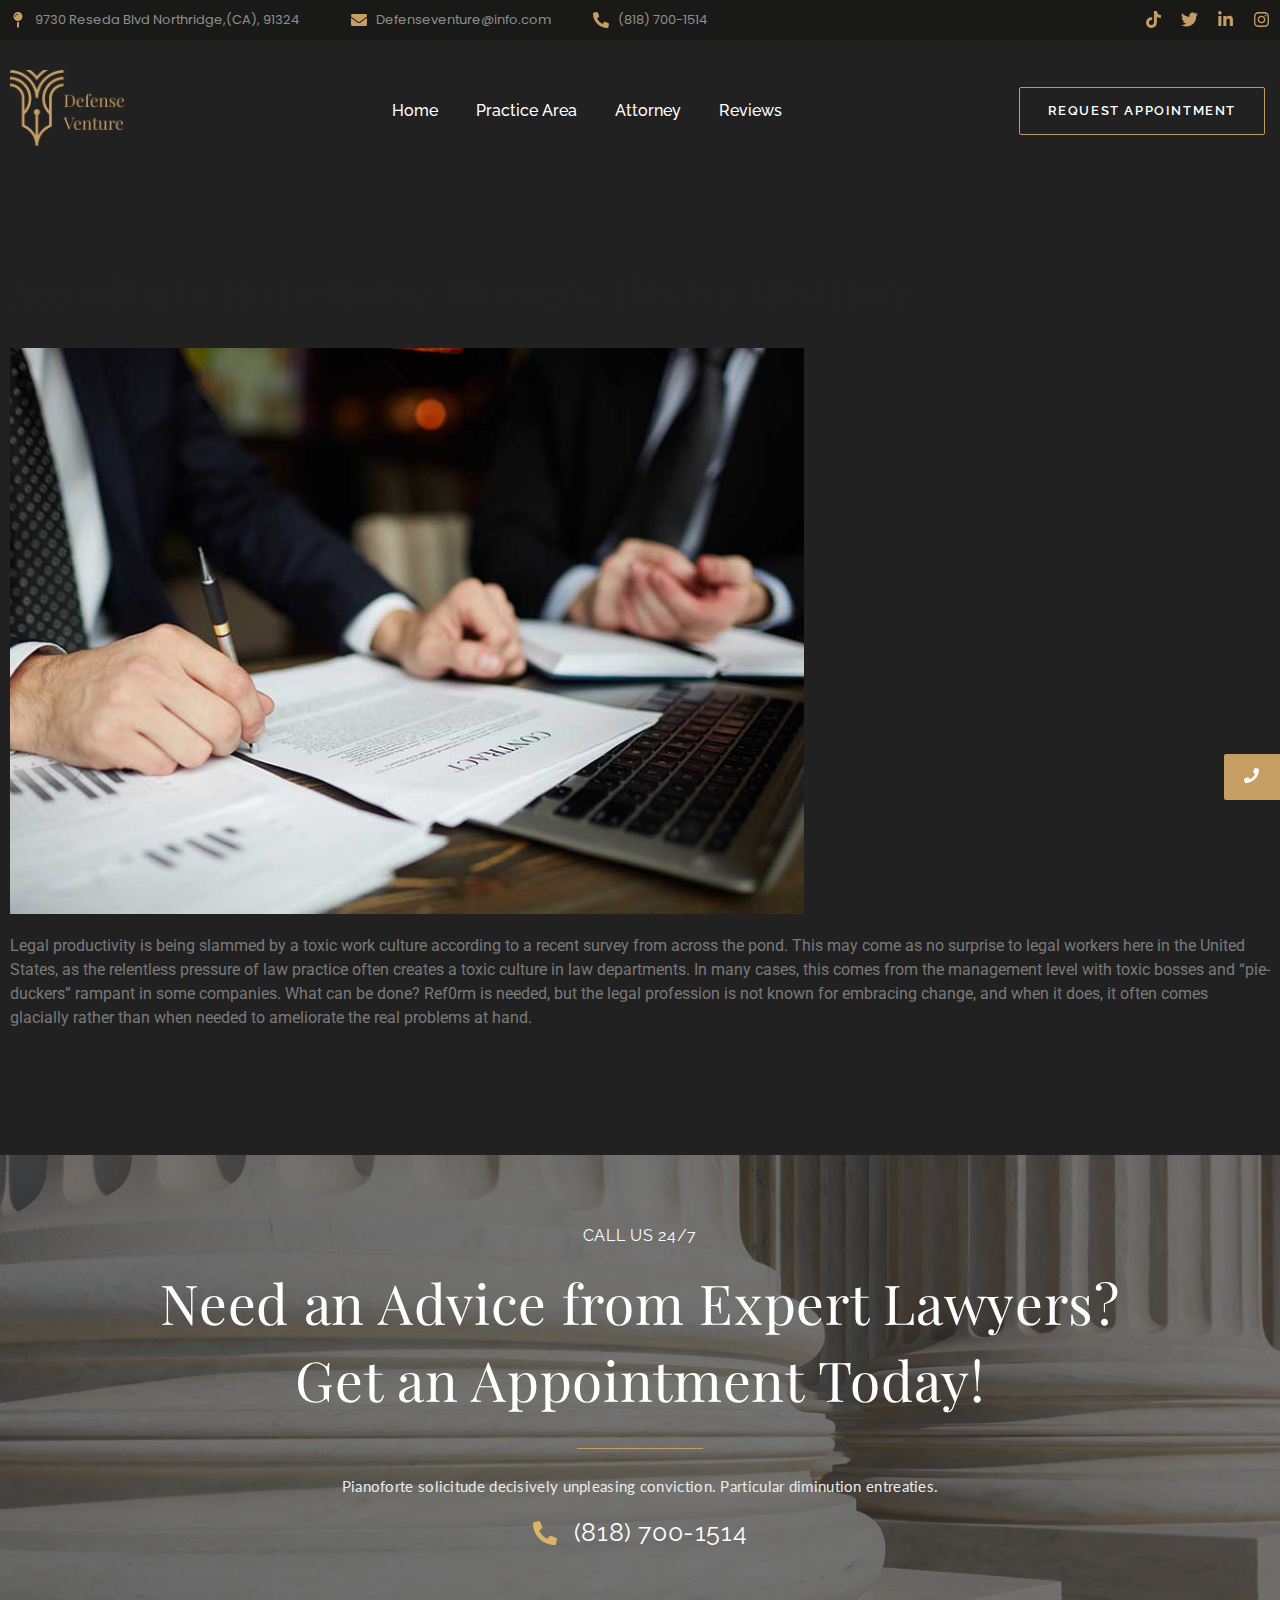
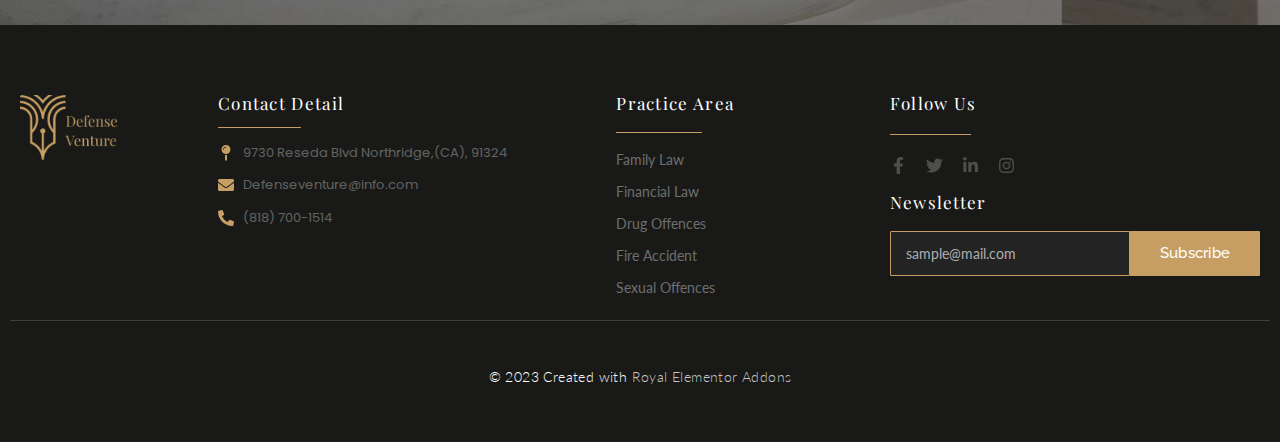
<file: 2022/02/08/legal-productivity-slammed-by-toxic-work-culture/index.html>
<!DOCTYPE html>
<html lang="es-PE">
<head>
	<meta charset="UTF-8">
		<title>Legal Productivity Slammed By Toxic Work Culture &#8211; Portafolio</title>
<meta name="robots" content="max-image-preview:large">
	<style>img:is([sizes="auto" i], [sizes^="auto," i]) { contain-intrinsic-size: 3000px 1500px }</style>
	<link rel="alternate" type="application/rss+xml" title="Portafolio &raquo; Feed" href="/feed/">
<link rel="alternate" type="application/rss+xml" title="Portafolio &raquo; Feed de los comentarios" href="/comments/feed/">
<link rel="alternate" type="application/rss+xml" title="Portafolio &raquo; Comentario Legal Productivity Slammed By Toxic Work Culture del feed" href="/2022/02/08/legal-productivity-slammed-by-toxic-work-culture/feed/">
<script type="text/javascript">
/* <![CDATA[ */
window._wpemojiSettings = {"baseUrl":"https:\/\/s.w.org\/images\/core\/emoji\/15.0.3\/72x72\/","ext":".png","svgUrl":"https:\/\/s.w.org\/images\/core\/emoji\/15.0.3\/svg\/","svgExt":".svg","source":{"concatemoji":"\/wp-includes\/js\/wp-emoji-release.min.js?ver=6.7.1"}};
/*! This file is auto-generated */
!function(i,n){var o,s,e;function c(e){try{var t={supportTests:e,timestamp:(new Date).valueOf()};sessionStorage.setItem(o,JSON.stringify(t))}catch(e){}}function p(e,t,n){e.clearRect(0,0,e.canvas.width,e.canvas.height),e.fillText(t,0,0);var t=new Uint32Array(e.getImageData(0,0,e.canvas.width,e.canvas.height).data),r=(e.clearRect(0,0,e.canvas.width,e.canvas.height),e.fillText(n,0,0),new Uint32Array(e.getImageData(0,0,e.canvas.width,e.canvas.height).data));return t.every(function(e,t){return e===r[t]})}function u(e,t,n){switch(t){case"flag":return n(e,"🏳️‍⚧️","🏳️​⚧️")?!1:!n(e,"🇺🇳","🇺​🇳")&&!n(e,"🏴󠁧󠁢󠁥󠁮󠁧󠁿","🏴​󠁧​󠁢​󠁥​󠁮​󠁧​󠁿");case"emoji":return!n(e,"🐦‍⬛","🐦​⬛")}return!1}function f(e,t,n){var r="undefined"!=typeof WorkerGlobalScope&&self instanceof WorkerGlobalScope?new OffscreenCanvas(300,150):i.createElement("canvas"),a=r.getContext("2d",{willReadFrequently:!0}),o=(a.textBaseline="top",a.font="600 32px Arial",{});return e.forEach(function(e){o[e]=t(a,e,n)}),o}function t(e){var t=i.createElement("script");t.src=e,t.defer=!0,i.head.appendChild(t)}"undefined"!=typeof Promise&&(o="wpEmojiSettingsSupports",s=["flag","emoji"],n.supports={everything:!0,everythingExceptFlag:!0},e=new Promise(function(e){i.addEventListener("DOMContentLoaded",e,{once:!0})}),new Promise(function(t){var n=function(){try{var e=JSON.parse(sessionStorage.getItem(o));if("object"==typeof e&&"number"==typeof e.timestamp&&(new Date).valueOf()<e.timestamp+604800&&"object"==typeof e.supportTests)return e.supportTests}catch(e){}return null}();if(!n){if("undefined"!=typeof Worker&&"undefined"!=typeof OffscreenCanvas&&"undefined"!=typeof URL&&URL.createObjectURL&&"undefined"!=typeof Blob)try{var e="postMessage("+f.toString()+"("+[JSON.stringify(s),u.toString(),p.toString()].join(",")+"));",r=new Blob([e],{type:"text/javascript"}),a=new Worker(URL.createObjectURL(r),{name:"wpTestEmojiSupports"});return void(a.onmessage=function(e){c(n=e.data),a.terminate(),t(n)})}catch(e){}c(n=f(s,u,p))}t(n)}).then(function(e){for(var t in e)n.supports[t]=e[t],n.supports.everything=n.supports.everything&&n.supports[t],"flag"!==t&&(n.supports.everythingExceptFlag=n.supports.everythingExceptFlag&&n.supports[t]);n.supports.everythingExceptFlag=n.supports.everythingExceptFlag&&!n.supports.flag,n.DOMReady=!1,n.readyCallback=function(){n.DOMReady=!0}}).then(function(){return e}).then(function(){var e;n.supports.everything||(n.readyCallback(),(e=n.source||{}).concatemoji?t(e.concatemoji):e.wpemoji&&e.twemoji&&(t(e.twemoji),t(e.wpemoji)))}))}((window,document),window._wpemojiSettings);
/* ]]> */
</script>
<style id="wp-emoji-styles-inline-css" type="text/css">img.wp-smiley, img.emoji {
		display: inline !important;
		border: none !important;
		box-shadow: none !important;
		height: 1em !important;
		width: 1em !important;
		margin: 0 0.07em !important;
		vertical-align: -0.1em !important;
		background: none !important;
		padding: 0 !important;
	}</style>
<link rel="stylesheet" id="wp-block-library-css" href="/wp-includes/css/dist/block-library/style.min.css?ver=6.7.1" type="text/css" media="all">
<style id="classic-theme-styles-inline-css" type="text/css">/*! This file is auto-generated */
.wp-block-button__link{color:#fff;background-color:#32373c;border-radius:9999px;box-shadow:none;text-decoration:none;padding:calc(.667em + 2px) calc(1.333em + 2px);font-size:1.125em}.wp-block-file__button{background:#32373c;color:#fff;text-decoration:none}</style>
<style id="global-styles-inline-css" type="text/css">:root{--wp--preset--aspect-ratio--square: 1;--wp--preset--aspect-ratio--4-3: 4/3;--wp--preset--aspect-ratio--3-4: 3/4;--wp--preset--aspect-ratio--3-2: 3/2;--wp--preset--aspect-ratio--2-3: 2/3;--wp--preset--aspect-ratio--16-9: 16/9;--wp--preset--aspect-ratio--9-16: 9/16;--wp--preset--color--black: #000000;--wp--preset--color--cyan-bluish-gray: #abb8c3;--wp--preset--color--white: #ffffff;--wp--preset--color--pale-pink: #f78da7;--wp--preset--color--vivid-red: #cf2e2e;--wp--preset--color--luminous-vivid-orange: #ff6900;--wp--preset--color--luminous-vivid-amber: #fcb900;--wp--preset--color--light-green-cyan: #7bdcb5;--wp--preset--color--vivid-green-cyan: #00d084;--wp--preset--color--pale-cyan-blue: #8ed1fc;--wp--preset--color--vivid-cyan-blue: #0693e3;--wp--preset--color--vivid-purple: #9b51e0;--wp--preset--gradient--vivid-cyan-blue-to-vivid-purple: linear-gradient(135deg,rgba(6,147,227,1) 0%,rgb(155,81,224) 100%);--wp--preset--gradient--light-green-cyan-to-vivid-green-cyan: linear-gradient(135deg,rgb(122,220,180) 0%,rgb(0,208,130) 100%);--wp--preset--gradient--luminous-vivid-amber-to-luminous-vivid-orange: linear-gradient(135deg,rgba(252,185,0,1) 0%,rgba(255,105,0,1) 100%);--wp--preset--gradient--luminous-vivid-orange-to-vivid-red: linear-gradient(135deg,rgba(255,105,0,1) 0%,rgb(207,46,46) 100%);--wp--preset--gradient--very-light-gray-to-cyan-bluish-gray: linear-gradient(135deg,rgb(238,238,238) 0%,rgb(169,184,195) 100%);--wp--preset--gradient--cool-to-warm-spectrum: linear-gradient(135deg,rgb(74,234,220) 0%,rgb(151,120,209) 20%,rgb(207,42,186) 40%,rgb(238,44,130) 60%,rgb(251,105,98) 80%,rgb(254,248,76) 100%);--wp--preset--gradient--blush-light-purple: linear-gradient(135deg,rgb(255,206,236) 0%,rgb(152,150,240) 100%);--wp--preset--gradient--blush-bordeaux: linear-gradient(135deg,rgb(254,205,165) 0%,rgb(254,45,45) 50%,rgb(107,0,62) 100%);--wp--preset--gradient--luminous-dusk: linear-gradient(135deg,rgb(255,203,112) 0%,rgb(199,81,192) 50%,rgb(65,88,208) 100%);--wp--preset--gradient--pale-ocean: linear-gradient(135deg,rgb(255,245,203) 0%,rgb(182,227,212) 50%,rgb(51,167,181) 100%);--wp--preset--gradient--electric-grass: linear-gradient(135deg,rgb(202,248,128) 0%,rgb(113,206,126) 100%);--wp--preset--gradient--midnight: linear-gradient(135deg,rgb(2,3,129) 0%,rgb(40,116,252) 100%);--wp--preset--font-size--small: 13px;--wp--preset--font-size--medium: 20px;--wp--preset--font-size--large: 36px;--wp--preset--font-size--x-large: 42px;--wp--preset--spacing--20: 0.44rem;--wp--preset--spacing--30: 0.67rem;--wp--preset--spacing--40: 1rem;--wp--preset--spacing--50: 1.5rem;--wp--preset--spacing--60: 2.25rem;--wp--preset--spacing--70: 3.38rem;--wp--preset--spacing--80: 5.06rem;--wp--preset--shadow--natural: 6px 6px 9px rgba(0, 0, 0, 0.2);--wp--preset--shadow--deep: 12px 12px 50px rgba(0, 0, 0, 0.4);--wp--preset--shadow--sharp: 6px 6px 0px rgba(0, 0, 0, 0.2);--wp--preset--shadow--outlined: 6px 6px 0px -3px rgba(255, 255, 255, 1), 6px 6px rgba(0, 0, 0, 1);--wp--preset--shadow--crisp: 6px 6px 0px rgba(0, 0, 0, 1);}:where(.is-layout-flex){gap: 0.5em;}:where(.is-layout-grid){gap: 0.5em;}body .is-layout-flex{display: flex;}.is-layout-flex{flex-wrap: wrap;align-items: center;}.is-layout-flex > :is(*, div){margin: 0;}body .is-layout-grid{display: grid;}.is-layout-grid > :is(*, div){margin: 0;}:where(.wp-block-columns.is-layout-flex){gap: 2em;}:where(.wp-block-columns.is-layout-grid){gap: 2em;}:where(.wp-block-post-template.is-layout-flex){gap: 1.25em;}:where(.wp-block-post-template.is-layout-grid){gap: 1.25em;}.has-black-color{color: var(--wp--preset--color--black) !important;}.has-cyan-bluish-gray-color{color: var(--wp--preset--color--cyan-bluish-gray) !important;}.has-white-color{color: var(--wp--preset--color--white) !important;}.has-pale-pink-color{color: var(--wp--preset--color--pale-pink) !important;}.has-vivid-red-color{color: var(--wp--preset--color--vivid-red) !important;}.has-luminous-vivid-orange-color{color: var(--wp--preset--color--luminous-vivid-orange) !important;}.has-luminous-vivid-amber-color{color: var(--wp--preset--color--luminous-vivid-amber) !important;}.has-light-green-cyan-color{color: var(--wp--preset--color--light-green-cyan) !important;}.has-vivid-green-cyan-color{color: var(--wp--preset--color--vivid-green-cyan) !important;}.has-pale-cyan-blue-color{color: var(--wp--preset--color--pale-cyan-blue) !important;}.has-vivid-cyan-blue-color{color: var(--wp--preset--color--vivid-cyan-blue) !important;}.has-vivid-purple-color{color: var(--wp--preset--color--vivid-purple) !important;}.has-black-background-color{background-color: var(--wp--preset--color--black) !important;}.has-cyan-bluish-gray-background-color{background-color: var(--wp--preset--color--cyan-bluish-gray) !important;}.has-white-background-color{background-color: var(--wp--preset--color--white) !important;}.has-pale-pink-background-color{background-color: var(--wp--preset--color--pale-pink) !important;}.has-vivid-red-background-color{background-color: var(--wp--preset--color--vivid-red) !important;}.has-luminous-vivid-orange-background-color{background-color: var(--wp--preset--color--luminous-vivid-orange) !important;}.has-luminous-vivid-amber-background-color{background-color: var(--wp--preset--color--luminous-vivid-amber) !important;}.has-light-green-cyan-background-color{background-color: var(--wp--preset--color--light-green-cyan) !important;}.has-vivid-green-cyan-background-color{background-color: var(--wp--preset--color--vivid-green-cyan) !important;}.has-pale-cyan-blue-background-color{background-color: var(--wp--preset--color--pale-cyan-blue) !important;}.has-vivid-cyan-blue-background-color{background-color: var(--wp--preset--color--vivid-cyan-blue) !important;}.has-vivid-purple-background-color{background-color: var(--wp--preset--color--vivid-purple) !important;}.has-black-border-color{border-color: var(--wp--preset--color--black) !important;}.has-cyan-bluish-gray-border-color{border-color: var(--wp--preset--color--cyan-bluish-gray) !important;}.has-white-border-color{border-color: var(--wp--preset--color--white) !important;}.has-pale-pink-border-color{border-color: var(--wp--preset--color--pale-pink) !important;}.has-vivid-red-border-color{border-color: var(--wp--preset--color--vivid-red) !important;}.has-luminous-vivid-orange-border-color{border-color: var(--wp--preset--color--luminous-vivid-orange) !important;}.has-luminous-vivid-amber-border-color{border-color: var(--wp--preset--color--luminous-vivid-amber) !important;}.has-light-green-cyan-border-color{border-color: var(--wp--preset--color--light-green-cyan) !important;}.has-vivid-green-cyan-border-color{border-color: var(--wp--preset--color--vivid-green-cyan) !important;}.has-pale-cyan-blue-border-color{border-color: var(--wp--preset--color--pale-cyan-blue) !important;}.has-vivid-cyan-blue-border-color{border-color: var(--wp--preset--color--vivid-cyan-blue) !important;}.has-vivid-purple-border-color{border-color: var(--wp--preset--color--vivid-purple) !important;}.has-vivid-cyan-blue-to-vivid-purple-gradient-background{background: var(--wp--preset--gradient--vivid-cyan-blue-to-vivid-purple) !important;}.has-light-green-cyan-to-vivid-green-cyan-gradient-background{background: var(--wp--preset--gradient--light-green-cyan-to-vivid-green-cyan) !important;}.has-luminous-vivid-amber-to-luminous-vivid-orange-gradient-background{background: var(--wp--preset--gradient--luminous-vivid-amber-to-luminous-vivid-orange) !important;}.has-luminous-vivid-orange-to-vivid-red-gradient-background{background: var(--wp--preset--gradient--luminous-vivid-orange-to-vivid-red) !important;}.has-very-light-gray-to-cyan-bluish-gray-gradient-background{background: var(--wp--preset--gradient--very-light-gray-to-cyan-bluish-gray) !important;}.has-cool-to-warm-spectrum-gradient-background{background: var(--wp--preset--gradient--cool-to-warm-spectrum) !important;}.has-blush-light-purple-gradient-background{background: var(--wp--preset--gradient--blush-light-purple) !important;}.has-blush-bordeaux-gradient-background{background: var(--wp--preset--gradient--blush-bordeaux) !important;}.has-luminous-dusk-gradient-background{background: var(--wp--preset--gradient--luminous-dusk) !important;}.has-pale-ocean-gradient-background{background: var(--wp--preset--gradient--pale-ocean) !important;}.has-electric-grass-gradient-background{background: var(--wp--preset--gradient--electric-grass) !important;}.has-midnight-gradient-background{background: var(--wp--preset--gradient--midnight) !important;}.has-small-font-size{font-size: var(--wp--preset--font-size--small) !important;}.has-medium-font-size{font-size: var(--wp--preset--font-size--medium) !important;}.has-large-font-size{font-size: var(--wp--preset--font-size--large) !important;}.has-x-large-font-size{font-size: var(--wp--preset--font-size--x-large) !important;}
:where(.wp-block-post-template.is-layout-flex){gap: 1.25em;}:where(.wp-block-post-template.is-layout-grid){gap: 1.25em;}
:where(.wp-block-columns.is-layout-flex){gap: 2em;}:where(.wp-block-columns.is-layout-grid){gap: 2em;}
:root :where(.wp-block-pullquote){font-size: 1.5em;line-height: 1.6;}</style>
<link rel="stylesheet" id="elementor-frontend-css" href="/wp-content/uploads/elementor/css/custom-frontend.min.css?ver=1738860490" type="text/css" media="all">
<link rel="stylesheet" id="widget-icon-list-css" href="/wp-content/uploads/elementor/css/custom-widget-icon-list.min.css?ver=1738860490" type="text/css" media="all">
<link rel="stylesheet" id="widget-social-icons-css" href="/wp-content/plugins/elementor/assets/css/widget-social-icons.min.css?ver=3.27.3" type="text/css" media="all">
<link rel="stylesheet" id="e-apple-webkit-css" href="/wp-content/uploads/elementor/css/custom-apple-webkit.min.css?ver=1738860490" type="text/css" media="all">
<link rel="stylesheet" id="elementor-post-521-css" href="/wp-content/uploads/elementor/css/post-521.css?ver=1738860552" type="text/css" media="all">
<link rel="stylesheet" id="elementor-post-700-css" href="/wp-content/uploads/elementor/css/post-700.css?ver=1738860490" type="text/css" media="all">
<link rel="stylesheet" id="widget-heading-css" href="/wp-content/plugins/elementor/assets/css/widget-heading.min.css?ver=3.27.3" type="text/css" media="all">
<link rel="stylesheet" id="widget-divider-css" href="/wp-content/plugins/elementor/assets/css/widget-divider.min.css?ver=3.27.3" type="text/css" media="all">
<link rel="stylesheet" id="widget-text-editor-css" href="/wp-content/plugins/elementor/assets/css/widget-text-editor.min.css?ver=3.27.3" type="text/css" media="all">
<link rel="stylesheet" id="elementor-post-703-css" href="/wp-content/uploads/elementor/css/post-703.css?ver=1738860491" type="text/css" media="all">
<link rel="stylesheet" id="royal-elementor-kit-style-css" href="/wp-content/themes/royal-elementor-kit/style.css?ver=1.0" type="text/css" media="all">
<link rel="stylesheet" id="elementor-post-6-css" href="/wp-content/uploads/elementor/css/post-6.css?ver=1738860491" type="text/css" media="all">
<link rel="stylesheet" id="widget-image-css" href="/wp-content/plugins/elementor/assets/css/widget-image.min.css?ver=3.27.3" type="text/css" media="all">
<link rel="stylesheet" id="wpr-link-animations-css-css" href="/wp-content/plugins/royal-elementor-addons/assets/css/lib/animations/wpr-link-animations.min.css?ver=1.7.1007" type="text/css" media="all">
<link rel="stylesheet" id="wpr-button-animations-css-css" href="/wp-content/plugins/royal-elementor-addons/assets/css/lib/animations/button-animations.min.css?ver=1.7.1007" type="text/css" media="all">
<link rel="stylesheet" id="wpr-text-animations-css-css" href="/wp-content/plugins/royal-elementor-addons/assets/css/lib/animations/text-animations.min.css?ver=1.7.1007" type="text/css" media="all">
<link rel="stylesheet" id="wpr-addons-css-css" href="/wp-content/plugins/royal-elementor-addons/assets/css/frontend.min.css?ver=1.7.1007" type="text/css" media="all">
<link rel="stylesheet" id="font-awesome-5-all-css" href="/wp-content/plugins/elementor/assets/lib/font-awesome/css/all.min.css?ver=1.7.1007" type="text/css" media="all">
<link rel="stylesheet" id="google-fonts-1-css" href="https://fonts.googleapis.com/css?family=Playfair+Display%3A100%2C100italic%2C200%2C200italic%2C300%2C300italic%2C400%2C400italic%2C500%2C500italic%2C600%2C600italic%2C700%2C700italic%2C800%2C800italic%2C900%2C900italic%7CPoppins%3A100%2C100italic%2C200%2C200italic%2C300%2C300italic%2C400%2C400italic%2C500%2C500italic%2C600%2C600italic%2C700%2C700italic%2C800%2C800italic%2C900%2C900italic%7CRaleway%3A100%2C100italic%2C200%2C200italic%2C300%2C300italic%2C400%2C400italic%2C500%2C500italic%2C600%2C600italic%2C700%2C700italic%2C800%2C800italic%2C900%2C900italic%7CLato%3A100%2C100italic%2C200%2C200italic%2C300%2C300italic%2C400%2C400italic%2C500%2C500italic%2C600%2C600italic%2C700%2C700italic%2C800%2C800italic%2C900%2C900italic%7CRoboto%3A100%2C100italic%2C200%2C200italic%2C300%2C300italic%2C400%2C400italic%2C500%2C500italic%2C600%2C600italic%2C700%2C700italic%2C800%2C800italic%2C900%2C900italic%7CRoboto+Slab%3A100%2C100italic%2C200%2C200italic%2C300%2C300italic%2C400%2C400italic%2C500%2C500italic%2C600%2C600italic%2C700%2C700italic%2C800%2C800italic%2C900%2C900italic&#038;display=swap&#038;ver=6.7.1" type="text/css" media="all">
<link rel="preconnect" href="https://fonts.gstatic.com/" crossorigin>
<script type="text/javascript" data-cfasync="false" src="/wp-includes/js/jquery/jquery.min.js?ver=3.7.1" id="jquery-core-js"></script>
<script type="text/javascript" data-cfasync="false" src="/wp-includes/js/jquery/jquery-migrate.min.js?ver=3.4.1" id="jquery-migrate-js"></script>
<link rel="https://api.w.org/" href="/wp-json/">
<link rel="alternate" title="JSON" type="application/json" href="/wp-json/wp/v2/posts/521">
<link rel="EditURI" type="application/rsd+xml" title="RSD" href="/xmlrpc.php?rsd">
<meta name="generator" content="WordPress 6.7.1">
<link rel="canonical" href="/2022/02/08/legal-productivity-slammed-by-toxic-work-culture/">
<link rel="shortlink" href="/?p=521">
<link rel="alternate" title="oEmbed (JSON)" type="application/json+oembed" href="/wp-json/oembed/1.0/embed?url=%2F2022%2F02%2F08%2Flegal-productivity-slammed-by-toxic-work-culture%2F">
<link rel="alternate" title="oEmbed (XML)" type="text/xml+oembed" href="/wp-json/oembed/1.0/embed?url=%2F2022%2F02%2F08%2Flegal-productivity-slammed-by-toxic-work-culture%2F#038;format=xml">
<meta name="generator" content="Elementor 3.27.3; features: e_font_icon_svg, additional_custom_breakpoints, e_element_cache; settings: css_print_method-external, google_font-enabled, font_display-swap">
			<style>.e-con.e-parent:nth-of-type(n+4):not(.e-lazyloaded):not(.e-no-lazyload),
				.e-con.e-parent:nth-of-type(n+4):not(.e-lazyloaded):not(.e-no-lazyload) * {
					background-image: none !important;
				}
				@media screen and (max-height: 1024px) {
					.e-con.e-parent:nth-of-type(n+3):not(.e-lazyloaded):not(.e-no-lazyload),
					.e-con.e-parent:nth-of-type(n+3):not(.e-lazyloaded):not(.e-no-lazyload) * {
						background-image: none !important;
					}
				}
				@media screen and (max-height: 640px) {
					.e-con.e-parent:nth-of-type(n+2):not(.e-lazyloaded):not(.e-no-lazyload),
					.e-con.e-parent:nth-of-type(n+2):not(.e-lazyloaded):not(.e-no-lazyload) * {
						background-image: none !important;
					}
				}</style>
			<style id="wpr_lightbox_styles">.lg-backdrop {
					background-color: rgba(0,0,0,0.6) !important;
				}
				.lg-toolbar,
				.lg-dropdown {
					background-color: rgba(0,0,0,0.8) !important;
				}
				.lg-dropdown:after {
					border-bottom-color: rgba(0,0,0,0.8) !important;
				}
				.lg-sub-html {
					background-color: rgba(0,0,0,0.8) !important;
				}
				.lg-thumb-outer,
				.lg-progress-bar {
					background-color: #444444 !important;
				}
				.lg-progress {
					background-color: #a90707 !important;
				}
				.lg-icon {
					color: #efefef !important;
					font-size: 20px !important;
				}
				.lg-icon.lg-toogle-thumb {
					font-size: 24px !important;
				}
				.lg-icon:hover,
				.lg-dropdown-text:hover {
					color: #ffffff !important;
				}
				.lg-sub-html,
				.lg-dropdown-text {
					color: #efefef !important;
					font-size: 14px !important;
				}
				#lg-counter {
					color: #efefef !important;
					font-size: 14px !important;
				}
				.lg-prev,
				.lg-next {
					font-size: 35px !important;
				}

				/* Defaults */
				.lg-icon {
				background-color: transparent !important;
				}

				#lg-counter {
				opacity: 0.9;
				}

				.lg-thumb-outer {
				padding: 0 10px;
				}

				.lg-thumb-item {
				border-radius: 0 !important;
				border: none !important;
				opacity: 0.5;
				}

				.lg-thumb-item.active {
					opacity: 1;
				}</style>	<meta name="viewport" content="width=device-width, initial-scale=1.0, viewport-fit=cover">
</head>
<body class="post-template post-template-elementor_canvas single single-post postid-521 single-format-standard wp-embed-responsive elementor-default elementor-template-canvas elementor-kit-6 elementor-page elementor-page-521">
			<div data-elementor-type="wp-post" data-elementor-id="700" class="elementor elementor-700">
						<section class="elementor-section elementor-top-section elementor-element elementor-element-72eff720 elementor-hidden-mobile elementor-section-boxed elementor-section-height-default elementor-section-height-default wpr-particle-no wpr-jarallax-no wpr-parallax-no wpr-sticky-section-no" data-id="72eff720" data-element_type="section" data-settings="{&quot;background_background&quot;:&quot;classic&quot;}">
						<div class="elementor-container elementor-column-gap-default">
					<div class="elementor-column elementor-col-25 elementor-top-column elementor-element elementor-element-67b3f3d7" data-id="67b3f3d7" data-element_type="column">
			<div class="elementor-widget-wrap elementor-element-populated">
						<div class="elementor-element elementor-element-3f433d6d elementor-icon-list--layout-traditional elementor-list-item-link-full_width elementor-widget elementor-widget-icon-list" data-id="3f433d6d" data-element_type="widget" data-widget_type="icon-list.default">
				<div class="elementor-widget-container">
							<ul class="elementor-icon-list-items">
							<li class="elementor-icon-list-item">
											<span class="elementor-icon-list-icon">
							<svg aria-hidden="true" class="e-font-icon-svg e-fas-map-pin" viewbox="0 0 288 512" xmlns="http://www.w3.org/2000/svg"><path d="M112 316.94v156.69l22.02 33.02c4.75 7.12 15.22 7.12 19.97 0L176 473.63V316.94c-10.39 1.92-21.06 3.06-32 3.06s-21.61-1.14-32-3.06zM144 0C64.47 0 0 64.47 0 144s64.47 144 144 144 144-64.47 144-144S223.53 0 144 0zm0 76c-37.5 0-68 30.5-68 68 0 6.62-5.38 12-12 12s-12-5.38-12-12c0-50.73 41.28-92 92-92 6.62 0 12 5.38 12 12s-5.38 12-12 12z"></path></svg>						</span>
										<span class="elementor-icon-list-text">9730 Reseda Blvd  Northridge,(CA), 91324</span>
									</li>
						</ul>
						</div>
				</div>
					</div>
		</div>
				<div class="elementor-column elementor-col-25 elementor-top-column elementor-element elementor-element-3cfdebfa" data-id="3cfdebfa" data-element_type="column">
			<div class="elementor-widget-wrap elementor-element-populated">
						<div class="elementor-element elementor-element-2684144f elementor-icon-list--layout-traditional elementor-list-item-link-full_width elementor-widget elementor-widget-icon-list" data-id="2684144f" data-element_type="widget" data-widget_type="icon-list.default">
				<div class="elementor-widget-container">
							<ul class="elementor-icon-list-items">
							<li class="elementor-icon-list-item">
											<span class="elementor-icon-list-icon">
							<svg aria-hidden="true" class="e-font-icon-svg e-fas-envelope" viewbox="0 0 512 512" xmlns="http://www.w3.org/2000/svg"><path d="M502.3 190.8c3.9-3.1 9.7-.2 9.7 4.7V400c0 26.5-21.5 48-48 48H48c-26.5 0-48-21.5-48-48V195.6c0-5 5.7-7.8 9.7-4.7 22.4 17.4 52.1 39.5 154.1 113.6 21.1 15.4 56.7 47.8 92.2 47.6 35.7.3 72-32.8 92.3-47.6 102-74.1 131.6-96.3 154-113.7zM256 320c23.2.4 56.6-29.2 73.4-41.4 132.7-96.3 142.8-104.7 173.4-128.7 5.8-4.5 9.2-11.5 9.2-18.9v-19c0-26.5-21.5-48-48-48H48C21.5 64 0 85.5 0 112v19c0 7.4 3.4 14.3 9.2 18.9 30.6 23.9 40.7 32.4 173.4 128.7 16.8 12.2 50.2 41.8 73.4 41.4z"></path></svg>						</span>
										<span class="elementor-icon-list-text">Defenseventure@info.com</span>
									</li>
						</ul>
						</div>
				</div>
					</div>
		</div>
				<div class="elementor-column elementor-col-25 elementor-top-column elementor-element elementor-element-70c1082" data-id="70c1082" data-element_type="column">
			<div class="elementor-widget-wrap elementor-element-populated">
						<div class="elementor-element elementor-element-6c3471b6 elementor-icon-list--layout-traditional elementor-list-item-link-full_width elementor-widget elementor-widget-icon-list" data-id="6c3471b6" data-element_type="widget" data-widget_type="icon-list.default">
				<div class="elementor-widget-container">
							<ul class="elementor-icon-list-items">
							<li class="elementor-icon-list-item">
											<span class="elementor-icon-list-icon">
							<svg aria-hidden="true" class="e-font-icon-svg e-fas-phone-alt" viewbox="0 0 512 512" xmlns="http://www.w3.org/2000/svg"><path d="M497.39 361.8l-112-48a24 24 0 0 0-28 6.9l-49.6 60.6A370.66 370.66 0 0 1 130.6 204.11l60.6-49.6a23.94 23.94 0 0 0 6.9-28l-48-112A24.16 24.16 0 0 0 122.6.61l-104 24A24 24 0 0 0 0 48c0 256.5 207.9 464 464 464a24 24 0 0 0 23.4-18.6l24-104a24.29 24.29 0 0 0-14.01-27.6z"></path></svg>						</span>
										<span class="elementor-icon-list-text">(818) 700-1514</span>
									</li>
						</ul>
						</div>
				</div>
					</div>
		</div>
				<div class="elementor-column elementor-col-25 elementor-top-column elementor-element elementor-element-3329b40d elementor-hidden-tablet" data-id="3329b40d" data-element_type="column">
			<div class="elementor-widget-wrap elementor-element-populated">
						<div class="elementor-element elementor-element-115c9cc8 e-grid-align-right elementor-shape-rounded elementor-grid-0 elementor-widget elementor-widget-social-icons" data-id="115c9cc8" data-element_type="widget" data-widget_type="social-icons.default">
				<div class="elementor-widget-container">
							<div class="elementor-social-icons-wrapper elementor-grid">
							<span class="elementor-grid-item">
					<a class="elementor-icon elementor-social-icon elementor-social-icon-tiktok elementor-repeater-item-abcf327" target="_blank">
						<span class="elementor-screen-only">Tiktok</span>
						<svg class="e-font-icon-svg e-fab-tiktok" viewbox="0 0 448 512" xmlns="http://www.w3.org/2000/svg"><path d="M448,209.91a210.06,210.06,0,0,1-122.77-39.25V349.38A162.55,162.55,0,1,1,185,188.31V278.2a74.62,74.62,0,1,0,52.23,71.18V0l88,0a121.18,121.18,0,0,0,1.86,22.17h0A122.18,122.18,0,0,0,381,102.39a121.43,121.43,0,0,0,67,20.14Z"></path></svg>					</a>
				</span>
							<span class="elementor-grid-item">
					<a class="elementor-icon elementor-social-icon elementor-social-icon-twitter elementor-repeater-item-6cdd6b1" target="_blank">
						<span class="elementor-screen-only">Twitter</span>
						<svg class="e-font-icon-svg e-fab-twitter" viewbox="0 0 512 512" xmlns="http://www.w3.org/2000/svg"><path d="M459.37 151.716c.325 4.548.325 9.097.325 13.645 0 138.72-105.583 298.558-298.558 298.558-59.452 0-114.68-17.219-161.137-47.106 8.447.974 16.568 1.299 25.34 1.299 49.055 0 94.213-16.568 130.274-44.832-46.132-.975-84.792-31.188-98.112-72.772 6.498.974 12.995 1.624 19.818 1.624 9.421 0 18.843-1.3 27.614-3.573-48.081-9.747-84.143-51.98-84.143-102.985v-1.299c13.969 7.797 30.214 12.67 47.431 13.319-28.264-18.843-46.781-51.005-46.781-87.391 0-19.492 5.197-37.36 14.294-52.954 51.655 63.675 129.3 105.258 216.365 109.807-1.624-7.797-2.599-15.918-2.599-24.04 0-57.828 46.782-104.934 104.934-104.934 30.213 0 57.502 12.67 76.67 33.137 23.715-4.548 46.456-13.32 66.599-25.34-7.798 24.366-24.366 44.833-46.132 57.827 21.117-2.273 41.584-8.122 60.426-16.243-14.292 20.791-32.161 39.308-52.628 54.253z"></path></svg>					</a>
				</span>
							<span class="elementor-grid-item">
					<a class="elementor-icon elementor-social-icon elementor-social-icon-linkedin-in elementor-repeater-item-b38beee" target="_blank">
						<span class="elementor-screen-only">Linkedin-in</span>
						<svg class="e-font-icon-svg e-fab-linkedin-in" viewbox="0 0 448 512" xmlns="http://www.w3.org/2000/svg"><path d="M100.28 448H7.4V148.9h92.88zM53.79 108.1C24.09 108.1 0 83.5 0 53.8a53.79 53.79 0 0 1 107.58 0c0 29.7-24.1 54.3-53.79 54.3zM447.9 448h-92.68V302.4c0-34.7-.7-79.2-48.29-79.2-48.29 0-55.69 37.7-55.69 76.7V448h-92.78V148.9h89.08v40.8h1.3c12.4-23.5 42.69-48.3 87.88-48.3 94 0 111.28 61.9 111.28 142.3V448z"></path></svg>					</a>
				</span>
							<span class="elementor-grid-item">
					<a class="elementor-icon elementor-social-icon elementor-social-icon-instagram elementor-repeater-item-15bdea4" target="_blank">
						<span class="elementor-screen-only">Instagram</span>
						<svg class="e-font-icon-svg e-fab-instagram" viewbox="0 0 448 512" xmlns="http://www.w3.org/2000/svg"><path d="M224.1 141c-63.6 0-114.9 51.3-114.9 114.9s51.3 114.9 114.9 114.9S339 319.5 339 255.9 287.7 141 224.1 141zm0 189.6c-41.1 0-74.7-33.5-74.7-74.7s33.5-74.7 74.7-74.7 74.7 33.5 74.7 74.7-33.6 74.7-74.7 74.7zm146.4-194.3c0 14.9-12 26.8-26.8 26.8-14.9 0-26.8-12-26.8-26.8s12-26.8 26.8-26.8 26.8 12 26.8 26.8zm76.1 27.2c-1.7-35.9-9.9-67.7-36.2-93.9-26.2-26.2-58-34.4-93.9-36.2-37-2.1-147.9-2.1-184.9 0-35.8 1.7-67.6 9.9-93.9 36.1s-34.4 58-36.2 93.9c-2.1 37-2.1 147.9 0 184.9 1.7 35.9 9.9 67.7 36.2 93.9s58 34.4 93.9 36.2c37 2.1 147.9 2.1 184.9 0 35.9-1.7 67.7-9.9 93.9-36.2 26.2-26.2 34.4-58 36.2-93.9 2.1-37 2.1-147.8 0-184.8zM398.8 388c-7.8 19.6-22.9 34.7-42.6 42.6-29.5 11.7-99.5 9-132.1 9s-102.7 2.6-132.1-9c-19.6-7.8-34.7-22.9-42.6-42.6-11.7-29.5-9-99.5-9-132.1s-2.6-102.7 9-132.1c7.8-19.6 22.9-34.7 42.6-42.6 29.5-11.7 99.5-9 132.1-9s102.7-2.6 132.1 9c19.6 7.8 34.7 22.9 42.6 42.6 11.7 29.5 9 99.5 9 132.1s2.7 102.7-9 132.1z"></path></svg>					</a>
				</span>
					</div>
						</div>
				</div>
					</div>
		</div>
					</div>
		</section>
				<section class="elementor-section elementor-top-section elementor-element elementor-element-7172726 elementor-section-boxed elementor-section-height-default elementor-section-height-default wpr-particle-no wpr-jarallax-no wpr-parallax-no wpr-sticky-section-no" data-id="7172726" data-element_type="section">
						<div class="elementor-container elementor-column-gap-default">
					<div class="elementor-column elementor-col-33 elementor-top-column elementor-element elementor-element-3d2c0e9b" data-id="3d2c0e9b" data-element_type="column">
			<div class="elementor-widget-wrap elementor-element-populated">
						<div class="elementor-element elementor-element-4a5d6b5f wpr-logo-position-center elementor-widget elementor-widget-wpr-logo" data-id="4a5d6b5f" data-element_type="widget" data-widget_type="wpr-logo.default">
				<div class="elementor-widget-container">
								
			<div class="wpr-logo elementor-clearfix">

								<picture class="wpr-logo-image">
					
										<source srcset="/wp-content/uploads/2022/02/Logo.png 1x, /wp-content/uploads/2022/02/Logo-Retina.png 2x">	
										
					<img src="/wp-content/uploads/2022/02/Logo.png" alt="">

											<a class="wpr-logo-url" rel="home" href="/"></a>
									</picture>
				
				
									<a class="wpr-logo-url" rel="home" href="/"></a>
				
			</div>
				
						</div>
				</div>
					</div>
		</div>
				<div class="elementor-column elementor-col-33 elementor-top-column elementor-element elementor-element-35b1ec76" data-id="35b1ec76" data-element_type="column">
			<div class="elementor-widget-wrap elementor-element-populated">
						<div class="elementor-element elementor-element-cd29ca7 wpr-main-menu-align-center wpr-main-menu-align--tabletright wpr-mobile-toggle-v4 wpr-main-menu-align--laptopleft wpr-pointer-underline wpr-pointer-line-fx wpr-pointer-fx-fade wpr-sub-icon-caret-down wpr-sub-menu-fx-fade wpr-nav-menu-bp-mobile wpr-mobile-menu-full-width wpr-mobile-menu-item-align-center wpr-sub-divider-yes elementor-widget elementor-widget-wpr-nav-menu" data-id="cd29ca7" data-element_type="widget" data-settings="{&quot;menu_layout&quot;:&quot;horizontal&quot;}" data-widget_type="wpr-nav-menu.default">
				<div class="elementor-widget-container">
					<nav class="wpr-nav-menu-container wpr-nav-menu-horizontal" data-trigger="hover"><ul id="menu-1-cd29ca7" class="wpr-nav-menu">
<li class="menu-item menu-item-type-post_type menu-item-object-page menu-item-home menu-item-1021"><a href="/" class="wpr-menu-item wpr-pointer-item">Home</a></li>
<li class="menu-item menu-item-type-post_type menu-item-object-page menu-item-1020"><a href="/practice-area/" class="wpr-menu-item wpr-pointer-item">Practice Area</a></li>
<li class="menu-item menu-item-type-post_type menu-item-object-page menu-item-1019"><a href="/attorney/" class="wpr-menu-item wpr-pointer-item">Attorney</a></li>
<li class="menu-item menu-item-type-post_type menu-item-object-page menu-item-1441"><a href="/reviews/" class="wpr-menu-item wpr-pointer-item">Reviews</a></li>
</ul></nav><nav class="wpr-mobile-nav-menu-container"><div class="wpr-mobile-toggle-wrap"><div class="wpr-mobile-toggle">
<span class="wpr-mobile-toggle-line"></span><span class="wpr-mobile-toggle-line"></span><span class="wpr-mobile-toggle-line"></span>
</div></div>
<ul id="mobile-menu-2-cd29ca7" class="wpr-mobile-nav-menu">
<li class="menu-item menu-item-type-post_type menu-item-object-page menu-item-home menu-item-1021"><a href="/" class="wpr-mobile-menu-item">Home</a></li>
<li class="menu-item menu-item-type-post_type menu-item-object-page menu-item-1020"><a href="/practice-area/" class="wpr-mobile-menu-item">Practice Area</a></li>
<li class="menu-item menu-item-type-post_type menu-item-object-page menu-item-1019"><a href="/attorney/" class="wpr-mobile-menu-item">Attorney</a></li>
<li class="menu-item menu-item-type-post_type menu-item-object-page menu-item-1441"><a href="/reviews/" class="wpr-mobile-menu-item">Reviews</a></li>
</ul></nav>				</div>
				</div>
					</div>
		</div>
				<div class="elementor-column elementor-col-33 elementor-top-column elementor-element elementor-element-48f1b5e0 elementor-hidden-tablet elementor-hidden-mobile" data-id="48f1b5e0" data-element_type="column">
			<div class="elementor-widget-wrap elementor-element-populated">
						<div class="elementor-element elementor-element-2935924f wpr-button-icon-style-inline wpr-button-icon-position-right elementor-widget elementor-widget-wpr-button" data-id="2935924f" data-element_type="widget" data-widget_type="wpr-button.default">
				<div class="elementor-widget-container">
						
			
		
		<div class="wpr-button-wrap elementor-clearfix">
		<a class="wpr-button wpr-button-effect wpr-button-none" data-text="Go" href="#link">
			
			<span class="wpr-button-content">
									<span class="wpr-button-text">Request Appointment</span>
								
							</span>
		</a>

				</div>
	
	
					</div>
				</div>
					</div>
		</div>
					</div>
		</section>
				</div>
				<div data-elementor-type="wp-post" data-elementor-id="521" class="elementor elementor-521">
						<section class="elementor-section elementor-top-section elementor-element elementor-element-721f78e0 elementor-section-boxed elementor-section-height-default elementor-section-height-default wpr-particle-no wpr-jarallax-no wpr-parallax-no wpr-sticky-section-no" data-id="721f78e0" data-element_type="section">
						<div class="elementor-container elementor-column-gap-default">
					<div class="elementor-column elementor-col-100 elementor-top-column elementor-element elementor-element-1619d414" data-id="1619d414" data-element_type="column">
			<div class="elementor-widget-wrap elementor-element-populated">
						<div class="elementor-element elementor-element-e24d814 elementor-widget elementor-widget-heading" data-id="e24d814" data-element_type="widget" data-widget_type="heading.default">
				<div class="elementor-widget-container">
					<h2 class="elementor-heading-title elementor-size-default">According to 250 In-House Attorneys, This is a Must Have</h2>				</div>
				</div>
				<div class="elementor-element elementor-element-59f62d1 elementor-widget elementor-widget-image" data-id="59f62d1" data-element_type="widget" data-widget_type="image.default">
				<div class="elementor-widget-container">
															<img fetchpriority="high" decoding="async" width="840" height="600" src="/wp-content/uploads/2022/02/Post-3.jpg" class="attachment-large size-large wp-image-522" alt="">															</div>
				</div>
				<div class="elementor-element elementor-element-4735a989 elementor-widget elementor-widget-text-editor" data-id="4735a989" data-element_type="widget" data-widget_type="text-editor.default">
				<div class="elementor-widget-container">
									
<p>Legal productivity is being slammed by a toxic work culture according to a recent survey from across the pond. This may come as no surprise to legal workers here in the United States, as the relentless pressure of law practice often creates a toxic culture in law departments. In many cases, this comes from the management level with toxic bosses and “pie-duckers” rampant in some companies. What can be done? Ref0rm is needed, but the legal profession is not known for embracing change, and when it does, it often comes glacially rather than when needed to ameliorate the real problems at hand.</p>
								</div>
				</div>
					</div>
		</div>
					</div>
		</section>
				</div>
				<div data-elementor-type="wp-post" data-elementor-id="703" class="elementor elementor-703">
						<section class="elementor-section elementor-top-section elementor-element elementor-element-442401ed elementor-section-height-min-height elementor-section-boxed elementor-section-height-default elementor-section-items-middle wpr-particle-no wpr-jarallax-no wpr-parallax-no wpr-sticky-section-no" data-id="442401ed" data-element_type="section" data-settings="{&quot;background_background&quot;:&quot;classic&quot;}">
							<div class="elementor-background-overlay"></div>
							<div class="elementor-container elementor-column-gap-default">
					<div class="elementor-column elementor-col-100 elementor-top-column elementor-element elementor-element-7ed21318" data-id="7ed21318" data-element_type="column">
			<div class="elementor-widget-wrap elementor-element-populated">
						<div class="elementor-element elementor-element-62e85031 elementor-widget elementor-widget-heading" data-id="62e85031" data-element_type="widget" data-widget_type="heading.default">
				<div class="elementor-widget-container">
					<h2 class="elementor-heading-title elementor-size-default">CALL US 24/7

</h2>				</div>
				</div>
				<div class="elementor-element elementor-element-3b7cb55a elementor-widget elementor-widget-heading" data-id="3b7cb55a" data-element_type="widget" data-widget_type="heading.default">
				<div class="elementor-widget-container">
					<h2 class="elementor-heading-title elementor-size-default">Need an Advice from Expert Lawyers?
<br>Get an Appointment Today!</h2>				</div>
				</div>
				<div class="elementor-element elementor-element-3f551fa2 elementor-widget-divider--view-line elementor-widget elementor-widget-divider" data-id="3f551fa2" data-element_type="widget" data-widget_type="divider.default">
				<div class="elementor-widget-container">
							<div class="elementor-divider">
			<span class="elementor-divider-separator">
						</span>
		</div>
						</div>
				</div>
				<div class="elementor-element elementor-element-1340280 elementor-widget elementor-widget-heading" data-id="1340280" data-element_type="widget" data-widget_type="heading.default">
				<div class="elementor-widget-container">
					<p class="elementor-heading-title elementor-size-default">Pianoforte solicitude decisively unpleasing conviction. Particular diminution entreaties.</p>				</div>
				</div>
				<div class="elementor-element elementor-element-7a3948aa elementor-align-center elementor-icon-list--layout-traditional elementor-list-item-link-full_width elementor-widget elementor-widget-icon-list" data-id="7a3948aa" data-element_type="widget" data-widget_type="icon-list.default">
				<div class="elementor-widget-container">
							<ul class="elementor-icon-list-items">
							<li class="elementor-icon-list-item">
											<span class="elementor-icon-list-icon">
							<svg aria-hidden="true" class="e-font-icon-svg e-fas-phone-alt" viewbox="0 0 512 512" xmlns="http://www.w3.org/2000/svg"><path d="M497.39 361.8l-112-48a24 24 0 0 0-28 6.9l-49.6 60.6A370.66 370.66 0 0 1 130.6 204.11l60.6-49.6a23.94 23.94 0 0 0 6.9-28l-48-112A24.16 24.16 0 0 0 122.6.61l-104 24A24 24 0 0 0 0 48c0 256.5 207.9 464 464 464a24 24 0 0 0 23.4-18.6l24-104a24.29 24.29 0 0 0-14.01-27.6z"></path></svg>						</span>
										<span class="elementor-icon-list-text">(818) 700-1514</span>
									</li>
						</ul>
						</div>
				</div>
					</div>
		</div>
					</div>
		</section>
				<section class="elementor-section elementor-top-section elementor-element elementor-element-4831f24a elementor-section-boxed elementor-section-height-default elementor-section-height-default wpr-particle-no wpr-jarallax-no wpr-parallax-no wpr-sticky-section-no" data-id="4831f24a" data-element_type="section" data-settings="{&quot;background_background&quot;:&quot;classic&quot;}">
						<div class="elementor-container elementor-column-gap-default">
					<div class="elementor-column elementor-col-100 elementor-top-column elementor-element elementor-element-5b83464f" data-id="5b83464f" data-element_type="column">
			<div class="elementor-widget-wrap elementor-element-populated">
						<section class="elementor-section elementor-inner-section elementor-element elementor-element-20dfa728 elementor-section-boxed elementor-section-height-default elementor-section-height-default wpr-particle-no wpr-jarallax-no wpr-parallax-no wpr-sticky-section-no" data-id="20dfa728" data-element_type="section">
						<div class="elementor-container elementor-column-gap-default">
					<div class="elementor-column elementor-col-25 elementor-inner-column elementor-element elementor-element-1772882e" data-id="1772882e" data-element_type="column">
			<div class="elementor-widget-wrap elementor-element-populated">
						<div class="elementor-element elementor-element-26ff7fa8 wpr-logo-position-center elementor-widget elementor-widget-wpr-logo" data-id="26ff7fa8" data-element_type="widget" data-widget_type="wpr-logo.default">
				<div class="elementor-widget-container">
								
			<div class="wpr-logo elementor-clearfix">

								<picture class="wpr-logo-image">
					
										<source srcset="/wp-content/uploads/2022/02/Logo.png 1x, /wp-content/uploads/2022/02/Logo-Retina.png 2x">	
										
					<img src="/wp-content/uploads/2022/02/Logo.png" alt="">

											<a class="wpr-logo-url" rel="home" href="/"></a>
									</picture>
				
				
									<a class="wpr-logo-url" rel="home" href="/"></a>
				
			</div>
				
						</div>
				</div>
					</div>
		</div>
				<div class="elementor-column elementor-col-25 elementor-inner-column elementor-element elementor-element-53571d44" data-id="53571d44" data-element_type="column">
			<div class="elementor-widget-wrap elementor-element-populated">
						<div class="elementor-element elementor-element-ddc659d elementor-widget elementor-widget-heading" data-id="ddc659d" data-element_type="widget" data-widget_type="heading.default">
				<div class="elementor-widget-container">
					<h2 class="elementor-heading-title elementor-size-default">Contact Detail</h2>				</div>
				</div>
				<div class="elementor-element elementor-element-769214d1 elementor-widget-divider--view-line elementor-widget elementor-widget-divider" data-id="769214d1" data-element_type="widget" data-widget_type="divider.default">
				<div class="elementor-widget-container">
							<div class="elementor-divider">
			<span class="elementor-divider-separator">
						</span>
		</div>
						</div>
				</div>
				<div class="elementor-element elementor-element-5e6c3550 elementor-icon-list--layout-traditional elementor-list-item-link-full_width elementor-widget elementor-widget-icon-list" data-id="5e6c3550" data-element_type="widget" data-widget_type="icon-list.default">
				<div class="elementor-widget-container">
							<ul class="elementor-icon-list-items">
							<li class="elementor-icon-list-item">
											<span class="elementor-icon-list-icon">
							<svg aria-hidden="true" class="e-font-icon-svg e-fas-map-pin" viewbox="0 0 288 512" xmlns="http://www.w3.org/2000/svg"><path d="M112 316.94v156.69l22.02 33.02c4.75 7.12 15.22 7.12 19.97 0L176 473.63V316.94c-10.39 1.92-21.06 3.06-32 3.06s-21.61-1.14-32-3.06zM144 0C64.47 0 0 64.47 0 144s64.47 144 144 144 144-64.47 144-144S223.53 0 144 0zm0 76c-37.5 0-68 30.5-68 68 0 6.62-5.38 12-12 12s-12-5.38-12-12c0-50.73 41.28-92 92-92 6.62 0 12 5.38 12 12s-5.38 12-12 12z"></path></svg>						</span>
										<span class="elementor-icon-list-text">9730 Reseda Blvd  Northridge,(CA), 91324</span>
									</li>
						</ul>
						</div>
				</div>
				<div class="elementor-element elementor-element-61f36d0c elementor-icon-list--layout-traditional elementor-list-item-link-full_width elementor-widget elementor-widget-icon-list" data-id="61f36d0c" data-element_type="widget" data-widget_type="icon-list.default">
				<div class="elementor-widget-container">
							<ul class="elementor-icon-list-items">
							<li class="elementor-icon-list-item">
											<span class="elementor-icon-list-icon">
							<svg aria-hidden="true" class="e-font-icon-svg e-fas-envelope" viewbox="0 0 512 512" xmlns="http://www.w3.org/2000/svg"><path d="M502.3 190.8c3.9-3.1 9.7-.2 9.7 4.7V400c0 26.5-21.5 48-48 48H48c-26.5 0-48-21.5-48-48V195.6c0-5 5.7-7.8 9.7-4.7 22.4 17.4 52.1 39.5 154.1 113.6 21.1 15.4 56.7 47.8 92.2 47.6 35.7.3 72-32.8 92.3-47.6 102-74.1 131.6-96.3 154-113.7zM256 320c23.2.4 56.6-29.2 73.4-41.4 132.7-96.3 142.8-104.7 173.4-128.7 5.8-4.5 9.2-11.5 9.2-18.9v-19c0-26.5-21.5-48-48-48H48C21.5 64 0 85.5 0 112v19c0 7.4 3.4 14.3 9.2 18.9 30.6 23.9 40.7 32.4 173.4 128.7 16.8 12.2 50.2 41.8 73.4 41.4z"></path></svg>						</span>
										<span class="elementor-icon-list-text">Defenseventure@info.com</span>
									</li>
						</ul>
						</div>
				</div>
				<div class="elementor-element elementor-element-75e40518 elementor-icon-list--layout-traditional elementor-list-item-link-full_width elementor-widget elementor-widget-icon-list" data-id="75e40518" data-element_type="widget" data-widget_type="icon-list.default">
				<div class="elementor-widget-container">
							<ul class="elementor-icon-list-items">
							<li class="elementor-icon-list-item">
											<span class="elementor-icon-list-icon">
							<svg aria-hidden="true" class="e-font-icon-svg e-fas-phone-alt" viewbox="0 0 512 512" xmlns="http://www.w3.org/2000/svg"><path d="M497.39 361.8l-112-48a24 24 0 0 0-28 6.9l-49.6 60.6A370.66 370.66 0 0 1 130.6 204.11l60.6-49.6a23.94 23.94 0 0 0 6.9-28l-48-112A24.16 24.16 0 0 0 122.6.61l-104 24A24 24 0 0 0 0 48c0 256.5 207.9 464 464 464a24 24 0 0 0 23.4-18.6l24-104a24.29 24.29 0 0 0-14.01-27.6z"></path></svg>						</span>
										<span class="elementor-icon-list-text">(818) 700-1514</span>
									</li>
						</ul>
						</div>
				</div>
					</div>
		</div>
				<div class="elementor-column elementor-col-25 elementor-inner-column elementor-element elementor-element-37cbf91e" data-id="37cbf91e" data-element_type="column">
			<div class="elementor-widget-wrap elementor-element-populated">
						<div class="elementor-element elementor-element-12eea96 elementor-widget elementor-widget-heading" data-id="12eea96" data-element_type="widget" data-widget_type="heading.default">
				<div class="elementor-widget-container">
					<h2 class="elementor-heading-title elementor-size-default">Practice Area</h2>				</div>
				</div>
				<div class="elementor-element elementor-element-40ed61af elementor-widget-divider--view-line elementor-widget elementor-widget-divider" data-id="40ed61af" data-element_type="widget" data-widget_type="divider.default">
				<div class="elementor-widget-container">
							<div class="elementor-divider">
			<span class="elementor-divider-separator">
						</span>
		</div>
						</div>
				</div>
				<div class="elementor-element elementor-element-ce66fed elementor-widget elementor-widget-heading" data-id="ce66fed" data-element_type="widget" data-widget_type="heading.default">
				<div class="elementor-widget-container">
					<p class="elementor-heading-title elementor-size-default">Family Law</p>				</div>
				</div>
				<div class="elementor-element elementor-element-c710b9b elementor-widget elementor-widget-heading" data-id="c710b9b" data-element_type="widget" data-widget_type="heading.default">
				<div class="elementor-widget-container">
					<p class="elementor-heading-title elementor-size-default">Financial Law</p>				</div>
				</div>
				<div class="elementor-element elementor-element-38f2cb7 elementor-widget elementor-widget-heading" data-id="38f2cb7" data-element_type="widget" data-widget_type="heading.default">
				<div class="elementor-widget-container">
					<p class="elementor-heading-title elementor-size-default">Drug Offences</p>				</div>
				</div>
				<div class="elementor-element elementor-element-73cd71e elementor-widget elementor-widget-heading" data-id="73cd71e" data-element_type="widget" data-widget_type="heading.default">
				<div class="elementor-widget-container">
					<p class="elementor-heading-title elementor-size-default">Fire Accident</p>				</div>
				</div>
				<div class="elementor-element elementor-element-02008de elementor-widget elementor-widget-heading" data-id="02008de" data-element_type="widget" data-widget_type="heading.default">
				<div class="elementor-widget-container">
					<p class="elementor-heading-title elementor-size-default">Sexual Offences</p>				</div>
				</div>
					</div>
		</div>
				<div class="elementor-column elementor-col-25 elementor-inner-column elementor-element elementor-element-db4c45" data-id="db4c45" data-element_type="column">
			<div class="elementor-widget-wrap elementor-element-populated">
						<div class="elementor-element elementor-element-483b2107 elementor-widget elementor-widget-heading" data-id="483b2107" data-element_type="widget" data-widget_type="heading.default">
				<div class="elementor-widget-container">
					<h2 class="elementor-heading-title elementor-size-default">Follow Us</h2>				</div>
				</div>
				<div class="elementor-element elementor-element-4bd51b9c elementor-widget-divider--view-line elementor-widget elementor-widget-divider" data-id="4bd51b9c" data-element_type="widget" data-widget_type="divider.default">
				<div class="elementor-widget-container">
							<div class="elementor-divider">
			<span class="elementor-divider-separator">
						</span>
		</div>
						</div>
				</div>
				<div class="elementor-element elementor-element-7094a461 e-grid-align-left elementor-shape-rounded elementor-grid-0 elementor-widget elementor-widget-social-icons" data-id="7094a461" data-element_type="widget" data-widget_type="social-icons.default">
				<div class="elementor-widget-container">
							<div class="elementor-social-icons-wrapper elementor-grid">
							<span class="elementor-grid-item">
					<a class="elementor-icon elementor-social-icon elementor-social-icon-facebook-f elementor-repeater-item-abcf327" target="_blank">
						<span class="elementor-screen-only">Facebook-f</span>
						<svg class="e-font-icon-svg e-fab-facebook-f" viewbox="0 0 320 512" xmlns="http://www.w3.org/2000/svg"><path d="M279.14 288l14.22-92.66h-88.91v-60.13c0-25.35 12.42-50.06 52.24-50.06h40.42V6.26S260.43 0 225.36 0c-73.22 0-121.08 44.38-121.08 124.72v70.62H22.89V288h81.39v224h100.17V288z"></path></svg>					</a>
				</span>
							<span class="elementor-grid-item">
					<a class="elementor-icon elementor-social-icon elementor-social-icon-twitter elementor-repeater-item-6cdd6b1" target="_blank">
						<span class="elementor-screen-only">Twitter</span>
						<svg class="e-font-icon-svg e-fab-twitter" viewbox="0 0 512 512" xmlns="http://www.w3.org/2000/svg"><path d="M459.37 151.716c.325 4.548.325 9.097.325 13.645 0 138.72-105.583 298.558-298.558 298.558-59.452 0-114.68-17.219-161.137-47.106 8.447.974 16.568 1.299 25.34 1.299 49.055 0 94.213-16.568 130.274-44.832-46.132-.975-84.792-31.188-98.112-72.772 6.498.974 12.995 1.624 19.818 1.624 9.421 0 18.843-1.3 27.614-3.573-48.081-9.747-84.143-51.98-84.143-102.985v-1.299c13.969 7.797 30.214 12.67 47.431 13.319-28.264-18.843-46.781-51.005-46.781-87.391 0-19.492 5.197-37.36 14.294-52.954 51.655 63.675 129.3 105.258 216.365 109.807-1.624-7.797-2.599-15.918-2.599-24.04 0-57.828 46.782-104.934 104.934-104.934 30.213 0 57.502 12.67 76.67 33.137 23.715-4.548 46.456-13.32 66.599-25.34-7.798 24.366-24.366 44.833-46.132 57.827 21.117-2.273 41.584-8.122 60.426-16.243-14.292 20.791-32.161 39.308-52.628 54.253z"></path></svg>					</a>
				</span>
							<span class="elementor-grid-item">
					<a class="elementor-icon elementor-social-icon elementor-social-icon-linkedin-in elementor-repeater-item-b38beee" target="_blank">
						<span class="elementor-screen-only">Linkedin-in</span>
						<svg class="e-font-icon-svg e-fab-linkedin-in" viewbox="0 0 448 512" xmlns="http://www.w3.org/2000/svg"><path d="M100.28 448H7.4V148.9h92.88zM53.79 108.1C24.09 108.1 0 83.5 0 53.8a53.79 53.79 0 0 1 107.58 0c0 29.7-24.1 54.3-53.79 54.3zM447.9 448h-92.68V302.4c0-34.7-.7-79.2-48.29-79.2-48.29 0-55.69 37.7-55.69 76.7V448h-92.78V148.9h89.08v40.8h1.3c12.4-23.5 42.69-48.3 87.88-48.3 94 0 111.28 61.9 111.28 142.3V448z"></path></svg>					</a>
				</span>
							<span class="elementor-grid-item">
					<a class="elementor-icon elementor-social-icon elementor-social-icon-instagram elementor-repeater-item-15bdea4" target="_blank">
						<span class="elementor-screen-only">Instagram</span>
						<svg class="e-font-icon-svg e-fab-instagram" viewbox="0 0 448 512" xmlns="http://www.w3.org/2000/svg"><path d="M224.1 141c-63.6 0-114.9 51.3-114.9 114.9s51.3 114.9 114.9 114.9S339 319.5 339 255.9 287.7 141 224.1 141zm0 189.6c-41.1 0-74.7-33.5-74.7-74.7s33.5-74.7 74.7-74.7 74.7 33.5 74.7 74.7-33.6 74.7-74.7 74.7zm146.4-194.3c0 14.9-12 26.8-26.8 26.8-14.9 0-26.8-12-26.8-26.8s12-26.8 26.8-26.8 26.8 12 26.8 26.8zm76.1 27.2c-1.7-35.9-9.9-67.7-36.2-93.9-26.2-26.2-58-34.4-93.9-36.2-37-2.1-147.9-2.1-184.9 0-35.8 1.7-67.6 9.9-93.9 36.1s-34.4 58-36.2 93.9c-2.1 37-2.1 147.9 0 184.9 1.7 35.9 9.9 67.7 36.2 93.9s58 34.4 93.9 36.2c37 2.1 147.9 2.1 184.9 0 35.9-1.7 67.7-9.9 93.9-36.2 26.2-26.2 34.4-58 36.2-93.9 2.1-37 2.1-147.8 0-184.8zM398.8 388c-7.8 19.6-22.9 34.7-42.6 42.6-29.5 11.7-99.5 9-132.1 9s-102.7 2.6-132.1-9c-19.6-7.8-34.7-22.9-42.6-42.6-11.7-29.5-9-99.5-9-132.1s-2.6-102.7 9-132.1c7.8-19.6 22.9-34.7 42.6-42.6 29.5-11.7 99.5-9 132.1-9s102.7-2.6 132.1 9c19.6 7.8 34.7 22.9 42.6 42.6 11.7 29.5 9 99.5 9 132.1s2.7 102.7-9 132.1z"></path></svg>					</a>
				</span>
					</div>
						</div>
				</div>
				<div class="elementor-element elementor-element-45fb24b1 elementor-widget elementor-widget-heading" data-id="45fb24b1" data-element_type="widget" data-widget_type="heading.default">
				<div class="elementor-widget-container">
					<h2 class="elementor-heading-title elementor-size-default">Newsletter</h2>				</div>
				</div>
				<div class="elementor-element elementor-element-4e3041c5 wpr-mailchimp-layout-hr elementor-widget elementor-widget-wpr-mailchimp" data-id="4e3041c5" data-element_type="widget" data-widget_type="wpr-mailchimp.default">
				<div class="elementor-widget-container">
					
		<form class="wpr-mailchimp-form" id="wpr-mailchimp-form-4e3041c5" method="POST" data-list-id="def" data-clear-fields="">
			<!-- Form Header -->
			
			<div class="wpr-mailchimp-fields">
				<!-- Email Input -->
				<div class="wpr-mailchimp-email">
										<input type="email" name="wpr_mailchimp_email" placeholder="sample@mail.com" required="required">
				</div>

				<!-- Extra Fields -->
				
				<!-- Subscribe Button -->
				<div class="wpr-mailchimp-subscribe">
					<button type="submit" id="wpr-subscribe-4e3041c5" class="wpr-mailchimp-subscribe-btn" data-loading="Subscribing...">
				  		Subscribe					</button>
				</div>
			</div>

			<!-- Success/Error Message -->
			<div class="wpr-mailchimp-message">
				<span class="wpr-mailchimp-success-message">You have been successfully Subscribed!</span>
				<span class="wpr-mailchimp-error-message">Ops! Something went wrong, please try again.</span>
			</div>
		</form>

						</div>
				</div>
					</div>
		</div>
					</div>
		</section>
				<div class="elementor-element elementor-element-59176801 elementor-widget-divider--view-line elementor-widget elementor-widget-divider" data-id="59176801" data-element_type="widget" data-widget_type="divider.default">
				<div class="elementor-widget-container">
							<div class="elementor-divider">
			<span class="elementor-divider-separator">
						</span>
		</div>
						</div>
				</div>
				<div class="elementor-element elementor-element-419026e7 elementor-widget elementor-widget-text-editor" data-id="419026e7" data-element_type="widget" data-widget_type="text-editor.default">
				<div class="elementor-widget-container">
									<p>© 2023 Created with <span style="color: #c7c7c7;"><a style="color: #c7c7c7;" href="https://royal-elementor-addons.com/">Royal Elementor Addons</a></span></p>								</div>
				</div>
					</div>
		</div>
					</div>
		</section>
				<section class="elementor-section elementor-top-section elementor-element elementor-element-1fadeb5 elementor-section-boxed elementor-section-height-default elementor-section-height-default wpr-particle-no wpr-jarallax-no wpr-parallax-no wpr-sticky-section-no" data-id="1fadeb5" data-element_type="section">
						<div class="elementor-container elementor-column-gap-no">
					<div class="elementor-column elementor-col-100 elementor-top-column elementor-element elementor-element-48340973" data-id="48340973" data-element_type="column">
			<div class="elementor-widget-wrap elementor-element-populated">
						<div class="elementor-element elementor-element-72daa77e wpr-stt-btn-align-fixed wpr-stt-btn-align-fixed-right elementor-widget elementor-widget-wpr-back-to-top" data-id="72daa77e" data-element_type="widget" data-widget_type="wpr-back-to-top.default">
				<div class="elementor-widget-container">
					<div class="wpr-stt-wrapper"><div class="wpr-stt-btn" data-settings="{&quot;animation&quot;:&quot;fade&quot;,&quot;animationOffset&quot;:&quot;0&quot;,&quot;animationDuration&quot;:&quot;200&quot;,&quot;fixed&quot;:&quot;fixed&quot;,&quot;scrolAnim&quot;:&quot;800&quot;}"><span class="wpr-stt-icon"><svg class="e-font-icon-svg e-fas-chevron-up" viewbox="0 0 448 512" xmlns="http://www.w3.org/2000/svg"><path d="M240.971 130.524l194.343 194.343c9.373 9.373 9.373 24.569 0 33.941l-22.667 22.667c-9.357 9.357-24.522 9.375-33.901.04L224 227.495 69.255 381.516c-9.379 9.335-24.544 9.317-33.901-.04l-22.667-22.667c-9.373-9.373-9.373-24.569 0-33.941L207.03 130.525c9.372-9.373 24.568-9.373 33.941-.001z"></path></svg></span></div></div>				</div>
				</div>
					</div>
		</div>
					</div>
		</section>
				<section class="elementor-section elementor-top-section elementor-element elementor-element-13b19779 elementor-section-boxed elementor-section-height-default elementor-section-height-default wpr-particle-no wpr-jarallax-no wpr-parallax-no wpr-sticky-section-no" data-id="13b19779" data-element_type="section">
						<div class="elementor-container elementor-column-gap-no">
					<div class="elementor-column elementor-col-100 elementor-top-column elementor-element elementor-element-5cc9f8c" data-id="5cc9f8c" data-element_type="column">
			<div class="elementor-widget-wrap elementor-element-populated">
						<div class="elementor-element elementor-element-2ecd14b4 wpr-pc-btn-align-fixed wpr-pc-btn-align-fixed-right elementor-widget elementor-widget-wpr-phone-call" data-id="2ecd14b4" data-element_type="widget" data-widget_type="wpr-phone-call.default">
				<div class="elementor-widget-container">
					<div class="wpr-pc-wrapper"><a href="tel:123456789" class="wpr-pc-btn"><div class="wpr-pc-content"><span class="wpr-pc-btn-icon"><svg class="e-font-icon-svg e-fas-phone" viewbox="0 0 512 512" xmlns="http://www.w3.org/2000/svg"><path d="M493.4 24.6l-104-24c-11.3-2.6-22.9 3.3-27.5 13.9l-48 112c-4.2 9.8-1.4 21.3 6.9 28l60.6 49.6c-36 76.7-98.9 140.5-177.2 177.2l-49.6-60.6c-6.8-8.3-18.2-11.1-28-6.9l-112 48C3.9 366.5-2 378.1.6 389.4l24 104C27.1 504.2 36.7 512 48 512c256.1 0 464-207.5 464-464 0-11.2-7.7-20.9-18.6-23.4z"></path></svg></span></div></a></div>				</div>
				</div>
					</div>
		</div>
					</div>
		</section>
				</div>
					<script>const lazyloadRunObserver = () => {
					const lazyloadBackgrounds = document.querySelectorAll( `.e-con.e-parent:not(.e-lazyloaded)` );
					const lazyloadBackgroundObserver = new IntersectionObserver( ( entries ) => {
						entries.forEach( ( entry ) => {
							if ( entry.isIntersecting ) {
								let lazyloadBackground = entry.target;
								if( lazyloadBackground ) {
									lazyloadBackground.classList.add( 'e-lazyloaded' );
								}
								lazyloadBackgroundObserver.unobserve( entry.target );
							}
						});
					}, { rootMargin: '200px 0px 200px 0px' } );
					lazyloadBackgrounds.forEach( ( lazyloadBackground ) => {
						lazyloadBackgroundObserver.observe( lazyloadBackground );
					} );
				};
				const events = [
					'DOMContentLoaded',
					'elementor/lazyload/observe',
				];
				events.forEach( ( event ) => {
					document.addEventListener( event, lazyloadRunObserver );
				} );</script>
			<script type="text/javascript" src="/wp-content/plugins/royal-elementor-addons/assets/js/lib/particles/particles.js?ver=3.0.6" id="wpr-particles-js"></script>
<script type="text/javascript" src="/wp-content/plugins/royal-elementor-addons/assets/js/lib/jarallax/jarallax.min.js?ver=1.12.7" id="wpr-jarallax-js"></script>
<script type="text/javascript" src="/wp-content/plugins/royal-elementor-addons/assets/js/lib/parallax/parallax.min.js?ver=1.0" id="wpr-parallax-hover-js"></script>
<script type="text/javascript" src="/wp-includes/js/comment-reply.min.js?ver=6.7.1" id="comment-reply-js" async="async" data-wp-strategy="async"></script>
<script type="text/javascript" src="/wp-content/plugins/royal-elementor-addons/assets/js/lib/perfect-scrollbar/perfect-scrollbar.min.js?ver=0.4.9" id="wpr-popup-scroll-js-js"></script>
<script type="text/javascript" src="/wp-content/plugins/elementor/assets/js/webpack.runtime.min.js?ver=3.27.3" id="elementor-webpack-runtime-js"></script>
<script type="text/javascript" src="/wp-content/plugins/elementor/assets/js/frontend-modules.min.js?ver=3.27.3" id="elementor-frontend-modules-js"></script>
<script type="text/javascript" src="/wp-includes/js/jquery/ui/core.min.js?ver=1.13.3" id="jquery-ui-core-js"></script>
<script type="text/javascript" id="elementor-frontend-js-before">
/* <![CDATA[ */
var elementorFrontendConfig = {"environmentMode":{"edit":false,"wpPreview":false,"isScriptDebug":false},"i18n":{"shareOnFacebook":"Compartir en Facebook","shareOnTwitter":"Compartir en Twitter","pinIt":"Pinear","download":"Descargar","downloadImage":"Descargar imagen","fullscreen":"Pantalla completa","zoom":"Zoom","share":"Compartir","playVideo":"Reproducir vídeo","previous":"Anterior","next":"Siguiente","close":"Cerrar","a11yCarouselPrevSlideMessage":"Diapositiva anterior","a11yCarouselNextSlideMessage":"Diapositiva siguiente","a11yCarouselFirstSlideMessage":"Esta es la primera diapositiva","a11yCarouselLastSlideMessage":"Esta es la última diapositiva","a11yCarouselPaginationBulletMessage":"Ir a la diapositiva"},"is_rtl":false,"breakpoints":{"xs":0,"sm":480,"md":768,"lg":1025,"xl":1440,"xxl":1600},"responsive":{"breakpoints":{"mobile":{"label":"Móvil vertical","value":767,"default_value":767,"direction":"max","is_enabled":true},"mobile_extra":{"label":"Móvil horizontal","value":880,"default_value":880,"direction":"max","is_enabled":false},"tablet":{"label":"Tableta vertical","value":1024,"default_value":1024,"direction":"max","is_enabled":true},"tablet_extra":{"label":"Tableta horizontal","value":1200,"default_value":1200,"direction":"max","is_enabled":false},"laptop":{"label":"Portátil","value":1366,"default_value":1366,"direction":"max","is_enabled":true},"widescreen":{"label":"Pantalla grande","value":2400,"default_value":2400,"direction":"min","is_enabled":false}},"hasCustomBreakpoints":true},"version":"3.27.3","is_static":false,"experimentalFeatures":{"e_font_icon_svg":true,"additional_custom_breakpoints":true,"container":true,"e_swiper_latest":true,"e_onboarding":true,"home_screen":true,"nested-elements":true,"editor_v2":true,"e_element_cache":true,"link-in-bio":true,"floating-buttons":true,"launchpad-checklist":true},"urls":{"assets":"\/wp-content\/plugins\/elementor\/assets\/","ajaxurl":"\/wp-admin\/admin-ajax.php","uploadUrl":"\/wp-content\/uploads"},"nonces":{"floatingButtonsClickTracking":"a2e2c0bc49"},"swiperClass":"swiper","settings":{"page":[],"editorPreferences":[]},"kit":{"body_background_background":"classic","active_breakpoints":["viewport_mobile","viewport_tablet","viewport_laptop"],"global_image_lightbox":"yes","lightbox_enable_counter":"yes","lightbox_enable_fullscreen":"yes","lightbox_enable_zoom":"yes","lightbox_enable_share":"yes","lightbox_title_src":"title","lightbox_description_src":"description"},"post":{"id":521,"title":"Legal%20Productivity%20Slammed%20By%20Toxic%20Work%20Culture%20%E2%80%93%20Portafolio","excerpt":"","featuredImage":"\/wp-content\/uploads\/2022\/02\/Post-3.jpg"}};
/* ]]> */
</script>
<script type="text/javascript" src="/wp-content/plugins/elementor/assets/js/frontend.min.js?ver=3.27.3" id="elementor-frontend-js"></script>
<script type="text/javascript" id="wpr-addons-js-js-extra">
/* <![CDATA[ */
var WprConfig = {"ajaxurl":"\/wp-admin\/admin-ajax.php","resturl":"\/wp-json\/wpraddons\/v1","nonce":"a7caf0615d","addedToCartText":"was added to cart","viewCart":"View Cart","comparePageID":"","comparePageURL":"\/2022\/02\/08\/legal-productivity-slammed-by-toxic-work-culture\/","wishlistPageID":"","wishlistPageURL":"\/2022\/02\/08\/legal-productivity-slammed-by-toxic-work-culture\/","chooseQuantityText":"Please select the required number of items.","site_key":"","is_admin":"","input_empty":"Please fill out this field","select_empty":"Nothing selected","file_empty":"Please upload a file","recaptcha_error":"Recaptcha Error","token":"dbd3896c86b50e69782d1a2cd1c834353eaacffc4a13380e079c9ecae63546f0"};
/* ]]> */
</script>
<script type="text/javascript" data-cfasync="false" src="/wp-content/plugins/royal-elementor-addons/assets/js/frontend.min.js?ver=1.7.1007" id="wpr-addons-js-js"></script>
<script type="text/javascript" src="/wp-content/plugins/royal-elementor-addons/assets/js/modal-popups.min.js?ver=1.7.1007" id="wpr-modal-popups-js-js"></script>
	</body>
</html>
</file>
<file: wp-content/uploads/elementor/css/post-7.css>
.elementor-7 .elementor-element.elementor-element-eb81684 > .elementor-background-overlay{background-color:#1B1B1B;opacity:0.69;transition:background 0.3s, border-radius 0.3s, opacity 0.3s;}.elementor-7 .elementor-element.elementor-element-eb81684:not(.elementor-motion-effects-element-type-background), .elementor-7 .elementor-element.elementor-element-eb81684 > .elementor-motion-effects-container > .elementor-motion-effects-layer{background-position:center center;background-repeat:no-repeat;background-size:cover;}.elementor-7 .elementor-element.elementor-element-eb81684{transition:background 0.3s, border 0.3s, border-radius 0.3s, box-shadow 0.3s;margin-top:-158px;margin-bottom:0px;}.elementor-7 .elementor-element.elementor-element-9ae9950 > .elementor-element-populated{margin:40px 0px 0px 0px;--e-column-margin-right:0px;--e-column-margin-left:0px;}.elementor-widget-heading .elementor-heading-title{font-family:var( --e-global-typography-primary-font-family ), Sans-serif;font-weight:var( --e-global-typography-primary-font-weight );color:var( --e-global-color-primary );}.elementor-7 .elementor-element.elementor-element-186fb6d{text-align:center;}.elementor-7 .elementor-element.elementor-element-186fb6d .elementor-heading-title{font-family:"Raleway", Sans-serif;font-size:15px;font-weight:400;letter-spacing:0.7px;color:#FFFFFF;}.elementor-7 .elementor-element.elementor-element-d444423{text-align:center;}.elementor-7 .elementor-element.elementor-element-d444423 .elementor-heading-title{font-family:"Playfair Display", Sans-serif;font-size:75px;font-weight:400;line-height:1.2em;letter-spacing:0.6px;color:#FFFFFF;}.elementor-widget-divider{--divider-color:var( --e-global-color-secondary );}.elementor-widget-divider .elementor-divider__text{color:var( --e-global-color-secondary );font-family:var( --e-global-typography-secondary-font-family ), Sans-serif;font-weight:var( --e-global-typography-secondary-font-weight );}.elementor-widget-divider.elementor-view-stacked .elementor-icon{background-color:var( --e-global-color-secondary );}.elementor-widget-divider.elementor-view-framed .elementor-icon, .elementor-widget-divider.elementor-view-default .elementor-icon{color:var( --e-global-color-secondary );border-color:var( --e-global-color-secondary );}.elementor-widget-divider.elementor-view-framed .elementor-icon, .elementor-widget-divider.elementor-view-default .elementor-icon svg{fill:var( --e-global-color-secondary );}.elementor-7 .elementor-element.elementor-element-775b026{--divider-border-style:solid;--divider-color:#C69E63;--divider-border-width:1.5px;}.elementor-7 .elementor-element.elementor-element-775b026 .elementor-divider-separator{width:10%;margin:0 auto;margin-center:0;}.elementor-7 .elementor-element.elementor-element-775b026 .elementor-divider{text-align:center;padding-block-start:10px;padding-block-end:10px;}.elementor-widget-text-editor{color:var( --e-global-color-text );font-family:var( --e-global-typography-text-font-family ), Sans-serif;font-weight:var( --e-global-typography-text-font-weight );}.elementor-widget-text-editor.elementor-drop-cap-view-stacked .elementor-drop-cap{background-color:var( --e-global-color-primary );}.elementor-widget-text-editor.elementor-drop-cap-view-framed .elementor-drop-cap, .elementor-widget-text-editor.elementor-drop-cap-view-default .elementor-drop-cap{color:var( --e-global-color-primary );border-color:var( --e-global-color-primary );}.elementor-7 .elementor-element.elementor-element-62f2303 > .elementor-widget-container{margin:-11px 0px 0px 0px;}.elementor-7 .elementor-element.elementor-element-62f2303{text-align:center;color:#E0E0E0;font-family:"Lato", Sans-serif;font-size:15px;font-weight:400;letter-spacing:0.2px;}.elementor-7 .elementor-element.elementor-element-b7ad530 .wpr-button{background-color:#C19A61;-webkit-transition-duration:0.4s;transition-duration:0.4s;-webkit-animation-duration:0.4s;animation-duration:0.4s;border-color:#C19A61;border-style:solid;border-width:1px 1px 1px 1px;border-radius:2px 2px 2px 2px;}	.elementor-7 .elementor-element.elementor-element-b7ad530 [class*="elementor-animation"]:hover,
								.elementor-7 .elementor-element.elementor-element-b7ad530 .wpr-button::before,
								.elementor-7 .elementor-element.elementor-element-b7ad530 .wpr-button::after{background-color:#AD8142;}.elementor-7 .elementor-element.elementor-element-b7ad530 > .elementor-widget-container{margin:10px 0px 0px 0px;}.elementor-7 .elementor-element.elementor-element-b7ad530 .wpr-button::before{-webkit-transition-duration:0.4s;transition-duration:0.4s;-webkit-animation-duration:0.4s;animation-duration:0.4s;}.elementor-7 .elementor-element.elementor-element-b7ad530 .wpr-button::after{-webkit-transition-duration:0.4s;transition-duration:0.4s;-webkit-animation-duration:0.4s;animation-duration:0.4s;color:#ffffff;padding:13px 10px 14px 10px;}.elementor-7 .elementor-element.elementor-element-b7ad530 .wpr-button .wpr-button-icon{-webkit-transition-duration:0.4s;transition-duration:0.4s;}.elementor-7 .elementor-element.elementor-element-b7ad530 .wpr-button .wpr-button-icon svg{-webkit-transition-duration:0.4s;transition-duration:0.4s;}.elementor-7 .elementor-element.elementor-element-b7ad530 .wpr-button .wpr-button-text{-webkit-transition-duration:0.4s;transition-duration:0.4s;-webkit-animation-duration:0.4s;animation-duration:0.4s;}.elementor-7 .elementor-element.elementor-element-b7ad530 .wpr-button .wpr-button-content{-webkit-transition-duration:0.4s;transition-duration:0.4s;-webkit-animation-duration:0.4s;animation-duration:0.4s;}.elementor-7 .elementor-element.elementor-element-b7ad530 .wpr-button-wrap{max-width:230px;}.elementor-7 .elementor-element.elementor-element-b7ad530{text-align:center;}.elementor-7 .elementor-element.elementor-element-b7ad530 .wpr-button-content{-webkit-justify-content:center;justify-content:center;}.elementor-7 .elementor-element.elementor-element-b7ad530 .wpr-button-text{-webkit-justify-content:center;justify-content:center;color:#ffffff;}.elementor-7 .elementor-element.elementor-element-b7ad530 .wpr-button-icon{font-size:18px;}.elementor-7 .elementor-element.elementor-element-b7ad530 .wpr-button-icon svg{width:18px;height:18px;}.elementor-7 .elementor-element.elementor-element-b7ad530.wpr-button-icon-position-left .wpr-button-icon{margin-right:12px;}.elementor-7 .elementor-element.elementor-element-b7ad530.wpr-button-icon-position-right .wpr-button-icon{margin-left:12px;}.elementor-7 .elementor-element.elementor-element-b7ad530.wpr-button-icon-style-inline .wpr-button-icon{color:#ffffff;}.elementor-7 .elementor-element.elementor-element-b7ad530.wpr-button-icon-style-inline .wpr-button-icon svg{fill:#ffffff;}.elementor-7 .elementor-element.elementor-element-b7ad530 .wpr-button-text,.elementor-7 .elementor-element.elementor-element-b7ad530 .wpr-button::after{font-family:"Raleway", Sans-serif;font-size:13px;font-weight:600;text-transform:uppercase;letter-spacing:1.6px;}.elementor-7 .elementor-element.elementor-element-b7ad530 .wpr-button:hover .wpr-button-text{color:#ffffff;}.elementor-7 .elementor-element.elementor-element-b7ad530.wpr-button-icon-style-inline .wpr-button:hover .wpr-button-icon{color:#ffffff;}.elementor-7 .elementor-element.elementor-element-b7ad530.wpr-button-icon-style-inline .wpr-button:hover .wpr-button-icon svg{fill:#ffffff;}.elementor-7 .elementor-element.elementor-element-b7ad530 .wpr-button:hover{border-color:#AD8142;}.elementor-7 .elementor-element.elementor-element-b7ad530.wpr-button-icon-style-inline .wpr-button{padding:13px 10px 14px 10px;}.elementor-7 .elementor-element.elementor-element-b7ad530.wpr-button-icon-style-block .wpr-button-text{padding:13px 10px 14px 10px;}.elementor-7 .elementor-element.elementor-element-b7ad530.wpr-button-icon-style-inline-block .wpr-button-content{padding:13px 10px 14px 10px;}.elementor-7 .elementor-element.elementor-element-91e7bad:not(.elementor-motion-effects-element-type-background), .elementor-7 .elementor-element.elementor-element-91e7bad > .elementor-motion-effects-container > .elementor-motion-effects-layer{background-color:#F5F5F5;}.elementor-7 .elementor-element.elementor-element-91e7bad{transition:background 0.3s, border 0.3s, border-radius 0.3s, box-shadow 0.3s;}.elementor-7 .elementor-element.elementor-element-91e7bad > .elementor-background-overlay{transition:background 0.3s, border-radius 0.3s, opacity 0.3s;}.elementor-bc-flex-widget .elementor-7 .elementor-element.elementor-element-8f6e955.elementor-column .elementor-widget-wrap{align-items:center;}.elementor-7 .elementor-element.elementor-element-8f6e955.elementor-column.elementor-element[data-element_type="column"] > .elementor-widget-wrap.elementor-element-populated{align-content:center;align-items:center;}.elementor-7 .elementor-element.elementor-element-8f6e955 > .elementor-element-populated{margin:40px 0px 0px 0px;--e-column-margin-right:0px;--e-column-margin-left:0px;}.elementor-7 .elementor-element.elementor-element-964c6df .elementor-heading-title{font-family:"Raleway", Sans-serif;font-size:16px;font-weight:500;letter-spacing:0.8px;color:#B78B4A;}.elementor-7 .elementor-element.elementor-element-0a0d854 .elementor-heading-title{font-family:"Playfair Display", Sans-serif;font-size:50px;font-weight:400;line-height:1.2em;color:#222222;}.elementor-7 .elementor-element.elementor-element-db03bf3{color:#666666;font-family:"Roboto", Sans-serif;font-size:15px;font-weight:400;}.elementor-widget-image .widget-image-caption{color:var( --e-global-color-text );font-family:var( --e-global-typography-text-font-family ), Sans-serif;font-weight:var( --e-global-typography-text-font-weight );}.elementor-7 .elementor-element.elementor-element-b4cd675{text-align:left;}.elementor-7 .elementor-element.elementor-element-b4cd675 img{width:36%;border-radius:0px 0px 0px 0px;}.elementor-7 .elementor-element.elementor-element-e4b5abb{color:#666666;font-family:"Lato", Sans-serif;font-size:14px;font-weight:400;}.elementor-7 .elementor-element.elementor-element-a1c570e > .elementor-element-populated{margin:0px 0px 0px 0px;--e-column-margin-right:0px;--e-column-margin-left:0px;}.elementor-7 .elementor-element.elementor-element-3986c42 img{border-radius:0px 0px 0px 0px;}.elementor-7 .elementor-element.elementor-element-52c80a1{margin-top:100px;margin-bottom:20px;}.elementor-7 .elementor-element.elementor-element-0d9e898 .elementor-heading-title{font-family:"Raleway", Sans-serif;font-size:16px;font-weight:500;letter-spacing:0.8px;color:#B78B4A;}.elementor-7 .elementor-element.elementor-element-c52b2b8 .elementor-heading-title{font-family:"Playfair Display", Sans-serif;font-size:50px;font-weight:400;line-height:1.2em;color:#222222;}.elementor-7 .elementor-element.elementor-element-b1bdbc3{--divider-border-style:solid;--divider-color:#C69E63;--divider-border-width:1.5px;}.elementor-7 .elementor-element.elementor-element-b1bdbc3 .elementor-divider-separator{width:12%;margin:0 auto;margin-left:0;}.elementor-7 .elementor-element.elementor-element-b1bdbc3 .elementor-divider{text-align:left;padding-block-start:2px;padding-block-end:2px;}.elementor-7 .elementor-element.elementor-element-5e51935{color:#666666;font-family:"Lato", Sans-serif;font-size:15px;font-weight:400;}.elementor-7 .elementor-element.elementor-element-91e592c .wpr-flip-box-item{-webkit-transition-duration:0.5s;transition-duration:0.5s;border-radius:0px;}.elementor-7 .elementor-element.elementor-element-91e592c .wpr-flip-box-front{background-color:#FFFFFF;border-style:solid;border-width:0px 0px 3px 0px;border-color:#C69E63;}.elementor-7 .elementor-element.elementor-element-91e592c .wpr-flip-box-front .wpr-flip-box-content{text-align:left;padding:20px 0px 20px 0px;-webkit-justify-content:center;justify-content:center;}.elementor-7 .elementor-element.elementor-element-91e592c .wpr-flip-box-back{background-color:#CFBA9A;}.elementor-7 .elementor-element.elementor-element-91e592c .wpr-flip-box-back .wpr-flip-box-content{text-align:center;padding:20px 20px 20px 20px;-webkit-justify-content:center;justify-content:center;}.elementor-7 .elementor-element.elementor-element-91e592c .wpr-flip-box{height:260px;border-radius:0px;}.elementor-7 .elementor-element.elementor-element-91e592c .wpr-flip-box-overlay{border-radius:0px;}.elementor-7 .elementor-element.elementor-element-91e592c .wpr-flip-box-front .wpr-flip-box-image img{max-width:40px;border-radius:0px;}.elementor-7 .elementor-element.elementor-element-91e592c .wpr-flip-box-front .wpr-flip-box-image{margin-bottom:20px;}.elementor-7 .elementor-element.elementor-element-91e592c .wpr-flip-box-front .wpr-flip-box-title{color:#222222;font-family:"Playfair Display", Sans-serif;font-size:28px;font-weight:400;margin:0 0 12px;}.elementor-7 .elementor-element.elementor-element-91e592c .wpr-flip-box-front .wpr-flip-box-description{color:#666666;font-family:"Lato", Sans-serif;font-size:15px;font-weight:400;line-height:1.7em;margin-bottom:15px;}.elementor-7 .elementor-element.elementor-element-91e592c .wpr-flip-box-back .wpr-flip-box-title{color:#FFFFFF;font-family:"Playfair Display", Sans-serif;font-size:25px;font-weight:400;margin:0 0 12px;}.elementor-7 .elementor-element.elementor-element-91e592c .wpr-flip-box-back .wpr-flip-box-description{color:#FFFFFF;font-family:"Lato", Sans-serif;font-size:15px;font-weight:400;margin-bottom:20px;}.elementor-7 .elementor-element.elementor-element-3981110 .wpr-flip-box-item{-webkit-transition-duration:0.5s;transition-duration:0.5s;border-radius:0px;}.elementor-7 .elementor-element.elementor-element-3981110 .wpr-flip-box-front{background-color:#FFFFFF;border-style:solid;border-width:0px 0px 3px 0px;border-color:#C69E63;}.elementor-7 .elementor-element.elementor-element-3981110 .wpr-flip-box-front .wpr-flip-box-content{text-align:left;padding:20px 0px 20px 0px;-webkit-justify-content:center;justify-content:center;}.elementor-7 .elementor-element.elementor-element-3981110 .wpr-flip-box-back{background-color:#CFBA9A;}.elementor-7 .elementor-element.elementor-element-3981110 .wpr-flip-box-back .wpr-flip-box-content{text-align:center;padding:20px 20px 20px 20px;-webkit-justify-content:center;justify-content:center;}.elementor-7 .elementor-element.elementor-element-3981110 .wpr-flip-box{height:260px;border-radius:0px;}.elementor-7 .elementor-element.elementor-element-3981110 .wpr-flip-box-overlay{border-radius:0px;}.elementor-7 .elementor-element.elementor-element-3981110 .wpr-flip-box-front .wpr-flip-box-image img{max-width:40px;border-radius:0px;}.elementor-7 .elementor-element.elementor-element-3981110 .wpr-flip-box-front .wpr-flip-box-image{margin-bottom:20px;}.elementor-7 .elementor-element.elementor-element-3981110 .wpr-flip-box-front .wpr-flip-box-title{color:#222222;font-family:"Playfair Display", Sans-serif;font-size:28px;font-weight:400;margin:0 0 12px;}.elementor-7 .elementor-element.elementor-element-3981110 .wpr-flip-box-front .wpr-flip-box-description{color:#666666;font-family:"Lato", Sans-serif;font-size:15px;font-weight:400;line-height:1.7em;margin-bottom:15px;}.elementor-7 .elementor-element.elementor-element-3981110 .wpr-flip-box-back .wpr-flip-box-title{color:#FFFFFF;font-family:"Playfair Display", Sans-serif;font-size:25px;font-weight:400;margin:0 0 12px;}.elementor-7 .elementor-element.elementor-element-3981110 .wpr-flip-box-back .wpr-flip-box-description{color:#FFFFFF;font-family:"Lato", Sans-serif;font-size:15px;font-weight:400;margin-bottom:20px;}.elementor-7 .elementor-element.elementor-element-6164773 .wpr-flip-box-item{-webkit-transition-duration:0.5s;transition-duration:0.5s;border-radius:0px;}.elementor-7 .elementor-element.elementor-element-6164773 .wpr-flip-box-front{background-color:#FFFFFF;border-style:solid;border-width:0px 0px 3px 0px;border-color:#C69E63;}.elementor-7 .elementor-element.elementor-element-6164773 .wpr-flip-box-front .wpr-flip-box-content{text-align:left;padding:20px 0px 20px 0px;-webkit-justify-content:center;justify-content:center;}.elementor-7 .elementor-element.elementor-element-6164773 .wpr-flip-box-back{background-color:#CFBA9A;}.elementor-7 .elementor-element.elementor-element-6164773 .wpr-flip-box-back .wpr-flip-box-content{text-align:center;padding:20px 20px 20px 20px;-webkit-justify-content:center;justify-content:center;}.elementor-7 .elementor-element.elementor-element-6164773 .wpr-flip-box{height:260px;border-radius:0px;}.elementor-7 .elementor-element.elementor-element-6164773 .wpr-flip-box-overlay{border-radius:0px;}.elementor-7 .elementor-element.elementor-element-6164773 .wpr-flip-box-front .wpr-flip-box-image img{max-width:40px;border-radius:0px;}.elementor-7 .elementor-element.elementor-element-6164773 .wpr-flip-box-front .wpr-flip-box-image{margin-bottom:20px;}.elementor-7 .elementor-element.elementor-element-6164773 .wpr-flip-box-front .wpr-flip-box-title{color:#222222;font-family:"Playfair Display", Sans-serif;font-size:28px;font-weight:400;margin:0 0 12px;}.elementor-7 .elementor-element.elementor-element-6164773 .wpr-flip-box-front .wpr-flip-box-description{color:#666666;font-family:"Lato", Sans-serif;font-size:15px;font-weight:400;line-height:1.7em;margin-bottom:15px;}.elementor-7 .elementor-element.elementor-element-6164773 .wpr-flip-box-back .wpr-flip-box-title{color:#FFFFFF;font-family:"Playfair Display", Sans-serif;font-size:25px;font-weight:400;margin:0 0 12px;}.elementor-7 .elementor-element.elementor-element-6164773 .wpr-flip-box-back .wpr-flip-box-description{color:#FFFFFF;font-family:"Lato", Sans-serif;font-size:15px;font-weight:400;margin-bottom:20px;}.elementor-7 .elementor-element.elementor-element-033dd8c{margin-top:30px;margin-bottom:100px;}.elementor-7 .elementor-element.elementor-element-d8850d2 .wpr-flip-box-item{-webkit-transition-duration:0.5s;transition-duration:0.5s;border-radius:0px;}.elementor-7 .elementor-element.elementor-element-d8850d2 .wpr-flip-box-front{background-color:#FFFFFF;border-style:solid;border-width:0px 0px 3px 0px;border-color:#C69E63;}.elementor-7 .elementor-element.elementor-element-d8850d2 .wpr-flip-box-front .wpr-flip-box-content{text-align:left;padding:20px 0px 20px 0px;-webkit-justify-content:center;justify-content:center;}.elementor-7 .elementor-element.elementor-element-d8850d2 .wpr-flip-box-back{background-color:#CFBA9A;}.elementor-7 .elementor-element.elementor-element-d8850d2 .wpr-flip-box-back .wpr-flip-box-content{text-align:center;padding:20px 20px 20px 20px;-webkit-justify-content:center;justify-content:center;}.elementor-7 .elementor-element.elementor-element-d8850d2 .wpr-flip-box{height:260px;border-radius:0px;}.elementor-7 .elementor-element.elementor-element-d8850d2 .wpr-flip-box-overlay{border-radius:0px;}.elementor-7 .elementor-element.elementor-element-d8850d2 .wpr-flip-box-front .wpr-flip-box-image img{max-width:40px;border-radius:0px;}.elementor-7 .elementor-element.elementor-element-d8850d2 .wpr-flip-box-front .wpr-flip-box-image{margin-bottom:20px;}.elementor-7 .elementor-element.elementor-element-d8850d2 .wpr-flip-box-front .wpr-flip-box-title{color:#222222;font-family:"Playfair Display", Sans-serif;font-size:28px;font-weight:400;margin:0 0 12px;}.elementor-7 .elementor-element.elementor-element-d8850d2 .wpr-flip-box-front .wpr-flip-box-description{color:#666666;font-family:"Lato", Sans-serif;font-size:15px;font-weight:400;line-height:1.7em;margin-bottom:15px;}.elementor-7 .elementor-element.elementor-element-d8850d2 .wpr-flip-box-back .wpr-flip-box-title{color:#FFFFFF;font-family:"Playfair Display", Sans-serif;font-size:25px;font-weight:400;margin:0 0 12px;}.elementor-7 .elementor-element.elementor-element-d8850d2 .wpr-flip-box-back .wpr-flip-box-description{color:#FFFFFF;font-family:"Lato", Sans-serif;font-size:15px;font-weight:400;margin-bottom:20px;}.elementor-7 .elementor-element.elementor-element-2e20ef8 .wpr-flip-box-item{-webkit-transition-duration:0.5s;transition-duration:0.5s;border-radius:0px;}.elementor-7 .elementor-element.elementor-element-2e20ef8 .wpr-flip-box-front{background-color:#FFFFFF;border-style:solid;border-width:0px 0px 3px 0px;border-color:#C69E63;}.elementor-7 .elementor-element.elementor-element-2e20ef8 .wpr-flip-box-front .wpr-flip-box-content{text-align:left;padding:20px 0px 20px 0px;-webkit-justify-content:center;justify-content:center;}.elementor-7 .elementor-element.elementor-element-2e20ef8 .wpr-flip-box-back{background-color:#CFBA9A;}.elementor-7 .elementor-element.elementor-element-2e20ef8 .wpr-flip-box-back .wpr-flip-box-content{text-align:center;padding:20px 20px 20px 20px;-webkit-justify-content:center;justify-content:center;}.elementor-7 .elementor-element.elementor-element-2e20ef8 .wpr-flip-box{height:260px;border-radius:0px;}.elementor-7 .elementor-element.elementor-element-2e20ef8 .wpr-flip-box-overlay{border-radius:0px;}.elementor-7 .elementor-element.elementor-element-2e20ef8 .wpr-flip-box-front .wpr-flip-box-image img{max-width:40px;border-radius:0px;}.elementor-7 .elementor-element.elementor-element-2e20ef8 .wpr-flip-box-front .wpr-flip-box-image{margin-bottom:20px;}.elementor-7 .elementor-element.elementor-element-2e20ef8 .wpr-flip-box-front .wpr-flip-box-title{color:#222222;font-family:"Playfair Display", Sans-serif;font-size:28px;font-weight:400;margin:0 0 12px;}.elementor-7 .elementor-element.elementor-element-2e20ef8 .wpr-flip-box-front .wpr-flip-box-description{color:#666666;font-family:"Lato", Sans-serif;font-size:15px;font-weight:400;line-height:1.7em;margin-bottom:15px;}.elementor-7 .elementor-element.elementor-element-2e20ef8 .wpr-flip-box-back .wpr-flip-box-title{color:#FFFFFF;font-family:"Playfair Display", Sans-serif;font-size:25px;font-weight:400;margin:0 0 12px;}.elementor-7 .elementor-element.elementor-element-2e20ef8 .wpr-flip-box-back .wpr-flip-box-description{color:#FFFFFF;font-family:"Lato", Sans-serif;font-size:15px;font-weight:400;margin-bottom:20px;}.elementor-7 .elementor-element.elementor-element-1746d84 .wpr-flip-box-item{-webkit-transition-duration:0.5s;transition-duration:0.5s;border-radius:0px;}.elementor-7 .elementor-element.elementor-element-1746d84 .wpr-flip-box-front{background-color:#FFFFFF;border-style:solid;border-width:0px 0px 3px 0px;border-color:#C69E63;}.elementor-7 .elementor-element.elementor-element-1746d84 .wpr-flip-box-front .wpr-flip-box-content{text-align:left;padding:20px 0px 20px 0px;-webkit-justify-content:center;justify-content:center;}.elementor-7 .elementor-element.elementor-element-1746d84 .wpr-flip-box-back{background-color:#CFBA9A;}.elementor-7 .elementor-element.elementor-element-1746d84 .wpr-flip-box-back .wpr-flip-box-content{text-align:center;padding:20px 20px 20px 20px;-webkit-justify-content:center;justify-content:center;}.elementor-7 .elementor-element.elementor-element-1746d84 .wpr-flip-box{height:260px;border-radius:0px;}.elementor-7 .elementor-element.elementor-element-1746d84 .wpr-flip-box-overlay{border-radius:0px;}.elementor-7 .elementor-element.elementor-element-1746d84 .wpr-flip-box-front .wpr-flip-box-image img{max-width:40px;border-radius:0px;}.elementor-7 .elementor-element.elementor-element-1746d84 .wpr-flip-box-front .wpr-flip-box-image{margin-bottom:20px;}.elementor-7 .elementor-element.elementor-element-1746d84 .wpr-flip-box-front .wpr-flip-box-title{color:#222222;font-family:"Playfair Display", Sans-serif;font-size:28px;font-weight:400;margin:0 0 12px;}.elementor-7 .elementor-element.elementor-element-1746d84 .wpr-flip-box-front .wpr-flip-box-description{color:#666666;font-family:"Lato", Sans-serif;font-size:15px;font-weight:400;line-height:1.7em;margin-bottom:15px;}.elementor-7 .elementor-element.elementor-element-1746d84 .wpr-flip-box-back .wpr-flip-box-title{color:#FFFFFF;font-family:"Playfair Display", Sans-serif;font-size:25px;font-weight:400;margin:0 0 12px;}.elementor-7 .elementor-element.elementor-element-1746d84 .wpr-flip-box-back .wpr-flip-box-description{color:#FFFFFF;font-family:"Lato", Sans-serif;font-size:15px;font-weight:400;margin-bottom:20px;}.elementor-7 .elementor-element.elementor-element-4866b94:not(.elementor-motion-effects-element-type-background), .elementor-7 .elementor-element.elementor-element-4866b94 > .elementor-motion-effects-container > .elementor-motion-effects-layer{background-image:url("/wp-content/uploads/2022/02/pic-4.jpg");background-position:center center;background-repeat:no-repeat;background-size:cover;}.elementor-7 .elementor-element.elementor-element-4866b94 > .elementor-background-overlay{background-color:#000000;opacity:0.5;transition:background 0.3s, border-radius 0.3s, opacity 0.3s;}.elementor-7 .elementor-element.elementor-element-4866b94{transition:background 0.3s, border 0.3s, border-radius 0.3s, box-shadow 0.3s;padding:100px 0px 100px 0px;}.elementor-7 .elementor-element.elementor-element-fa7332c > .elementor-widget-container{padding:0px 0px 0px 20px;border-style:solid;border-width:0px 0px 0px 3px;border-color:#C69F65;}.elementor-7 .elementor-element.elementor-element-fa7332c .elementor-heading-title{font-family:"Playfair Display", Sans-serif;font-size:50px;font-weight:400;line-height:1.2em;color:#FFFFFF;}.elementor-7 .elementor-element.elementor-element-ff4f663{color:#E0E0E0;font-family:"Lato", Sans-serif;font-size:15px;font-weight:400;}.elementor-7 .elementor-element.elementor-element-9da3070{margin-top:10px;margin-bottom:0px;}.elementor-7 .elementor-element.elementor-element-a845708 > .elementor-element-populated{margin:0px 0px 0px -8px;--e-column-margin-right:0px;--e-column-margin-left:-8px;}.elementor-widget-counter .elementor-counter-number-wrapper{color:var( --e-global-color-primary );font-family:var( --e-global-typography-primary-font-family ), Sans-serif;font-weight:var( --e-global-typography-primary-font-weight );}.elementor-widget-counter .elementor-counter-title{color:var( --e-global-color-secondary );font-family:var( --e-global-typography-secondary-font-family ), Sans-serif;font-weight:var( --e-global-typography-secondary-font-weight );}.elementor-7 .elementor-element.elementor-element-53bc92d > .elementor-widget-container{background-color:#48484857;padding:15px 15px 10px 15px;border-radius:4px 4px 4px 4px;}.elementor-7 .elementor-element.elementor-element-53bc92d .elementor-counter-number-wrapper{color:#B38E58;font-family:"Poppins", Sans-serif;font-size:55px;font-weight:200;}.elementor-7 .elementor-element.elementor-element-53bc92d .elementor-counter-title{color:#FFFFFF;font-family:"Raleway", Sans-serif;font-size:16px;font-weight:400;}.elementor-7 .elementor-element.elementor-element-cfe1da8 > .elementor-element-populated{margin:0px 0px 0px -4px;--e-column-margin-right:0px;--e-column-margin-left:-4px;}.elementor-7 .elementor-element.elementor-element-732e6f7 > .elementor-widget-container{background-color:#48484857;padding:15px 15px 10px 15px;border-radius:4px 4px 4px 4px;}.elementor-7 .elementor-element.elementor-element-732e6f7 .elementor-counter-number-wrapper{color:#B38E58;font-family:"Poppins", Sans-serif;font-size:55px;font-weight:200;}.elementor-7 .elementor-element.elementor-element-732e6f7 .elementor-counter-title{color:#FFFFFF;font-family:"Raleway", Sans-serif;font-size:16px;font-weight:400;}.elementor-7 .elementor-element.elementor-element-23af8bd > .elementor-widget-container{background-color:#48484857;padding:15px 15px 10px 15px;border-radius:4px 4px 4px 4px;}.elementor-7 .elementor-element.elementor-element-23af8bd .elementor-counter-number-wrapper{color:#B38E58;font-family:"Poppins", Sans-serif;font-size:55px;font-weight:200;}.elementor-7 .elementor-element.elementor-element-23af8bd .elementor-counter-title{color:#FFFFFF;font-family:"Raleway", Sans-serif;font-size:16px;font-weight:400;}.elementor-7 .elementor-element.elementor-element-812292e{margin-top:0px;margin-bottom:100px;}.elementor-bc-flex-widget .elementor-7 .elementor-element.elementor-element-6805607.elementor-column .elementor-widget-wrap{align-items:center;}.elementor-7 .elementor-element.elementor-element-6805607.elementor-column.elementor-element[data-element_type="column"] > .elementor-widget-wrap.elementor-element-populated{align-content:center;align-items:center;}.elementor-7 .elementor-element.elementor-element-6805607 > .elementor-element-populated{margin:70px 0px 0px -24px;--e-column-margin-right:0px;--e-column-margin-left:-24px;}.elementor-7 .elementor-element.elementor-element-5fe8f87 > .elementor-widget-container{padding:0px 0px 0px 25px;}.elementor-7 .elementor-element.elementor-element-5fe8f87 .elementor-heading-title{font-family:"Playfair Display", Sans-serif;font-size:50px;font-weight:400;line-height:1.2em;color:#222222;}.elementor-7 .elementor-element.elementor-element-4bd7e2f{--divider-border-style:solid;--divider-color:#C69E63;--divider-border-width:1.5px;}.elementor-7 .elementor-element.elementor-element-4bd7e2f > .elementor-widget-container{padding:0px 0px 0px 25px;}.elementor-7 .elementor-element.elementor-element-4bd7e2f .elementor-divider-separator{width:29%;margin:0 auto;margin-left:0;}.elementor-7 .elementor-element.elementor-element-4bd7e2f .elementor-divider{text-align:left;padding-block-start:2px;padding-block-end:2px;}.elementor-7 .elementor-element.elementor-element-79cb9cd > .elementor-widget-container{padding:0px 0px 0px 25px;}.elementor-7 .elementor-element.elementor-element-79cb9cd{color:#666666;font-family:"Lato", Sans-serif;font-size:15px;font-weight:400;}.elementor-7 .elementor-element.elementor-element-c011370 img{width:65%;border-radius:0px 0px 0px 0px;}.elementor-bc-flex-widget .elementor-7 .elementor-element.elementor-element-0bc9da6.elementor-column .elementor-widget-wrap{align-items:center;}.elementor-7 .elementor-element.elementor-element-0bc9da6.elementor-column.elementor-element[data-element_type="column"] > .elementor-widget-wrap.elementor-element-populated{align-content:center;align-items:center;}.elementor-7 .elementor-element.elementor-element-b01b82f{color:#666666;font-family:"Lato", Sans-serif;font-size:15px;font-weight:400;}.elementor-7 .elementor-element.elementor-element-93ae6e4 img{width:65%;border-radius:0px 0px 0px 0px;}.elementor-bc-flex-widget .elementor-7 .elementor-element.elementor-element-509e688.elementor-column .elementor-widget-wrap{align-items:center;}.elementor-7 .elementor-element.elementor-element-509e688.elementor-column.elementor-element[data-element_type="column"] > .elementor-widget-wrap.elementor-element-populated{align-content:center;align-items:center;}.elementor-7 .elementor-element.elementor-element-6ac9975{color:#666666;font-family:"Lato", Sans-serif;font-size:15px;font-weight:400;}.elementor-7 .elementor-element.elementor-element-981f7d6 img{width:65%;border-radius:0px 0px 0px 0px;}.elementor-bc-flex-widget .elementor-7 .elementor-element.elementor-element-9e7d183.elementor-column .elementor-widget-wrap{align-items:center;}.elementor-7 .elementor-element.elementor-element-9e7d183.elementor-column.elementor-element[data-element_type="column"] > .elementor-widget-wrap.elementor-element-populated{align-content:center;align-items:center;}.elementor-7 .elementor-element.elementor-element-ed6635d{color:#666666;font-family:"Lato", Sans-serif;font-size:15px;font-weight:400;}.elementor-7 .elementor-element.elementor-element-c4a4d65 img{width:65%;border-radius:0px 0px 0px 0px;}.elementor-bc-flex-widget .elementor-7 .elementor-element.elementor-element-cec402a.elementor-column .elementor-widget-wrap{align-items:center;}.elementor-7 .elementor-element.elementor-element-cec402a.elementor-column.elementor-element[data-element_type="column"] > .elementor-widget-wrap.elementor-element-populated{align-content:center;align-items:center;}.elementor-7 .elementor-element.elementor-element-b95a176{color:#666666;font-family:"Lato", Sans-serif;font-size:15px;font-weight:400;}.elementor-7 .elementor-element.elementor-element-6c0dfa3 .wpr-button{background-color:#C19A61;-webkit-transition-duration:0.4s;transition-duration:0.4s;-webkit-animation-duration:0.4s;animation-duration:0.4s;border-color:#C19A61;border-style:solid;border-width:1px 1px 1px 1px;border-radius:2px 2px 2px 2px;}	.elementor-7 .elementor-element.elementor-element-6c0dfa3 [class*="elementor-animation"]:hover,
								.elementor-7 .elementor-element.elementor-element-6c0dfa3 .wpr-button::before,
								.elementor-7 .elementor-element.elementor-element-6c0dfa3 .wpr-button::after{background-color:#AD8142;}.elementor-7 .elementor-element.elementor-element-6c0dfa3 > .elementor-widget-container{margin:25px 0px 0px 0px;padding:0px 0px 0px 25px;}.elementor-7 .elementor-element.elementor-element-6c0dfa3 .wpr-button::before{-webkit-transition-duration:0.4s;transition-duration:0.4s;-webkit-animation-duration:0.4s;animation-duration:0.4s;}.elementor-7 .elementor-element.elementor-element-6c0dfa3 .wpr-button::after{-webkit-transition-duration:0.4s;transition-duration:0.4s;-webkit-animation-duration:0.4s;animation-duration:0.4s;color:#ffffff;padding:13px 10px 14px 10px;}.elementor-7 .elementor-element.elementor-element-6c0dfa3 .wpr-button .wpr-button-icon{-webkit-transition-duration:0.4s;transition-duration:0.4s;}.elementor-7 .elementor-element.elementor-element-6c0dfa3 .wpr-button .wpr-button-icon svg{-webkit-transition-duration:0.4s;transition-duration:0.4s;}.elementor-7 .elementor-element.elementor-element-6c0dfa3 .wpr-button .wpr-button-text{-webkit-transition-duration:0.4s;transition-duration:0.4s;-webkit-animation-duration:0.4s;animation-duration:0.4s;}.elementor-7 .elementor-element.elementor-element-6c0dfa3 .wpr-button .wpr-button-content{-webkit-transition-duration:0.4s;transition-duration:0.4s;-webkit-animation-duration:0.4s;animation-duration:0.4s;}.elementor-7 .elementor-element.elementor-element-6c0dfa3 .wpr-button-wrap{max-width:207px;}.elementor-7 .elementor-element.elementor-element-6c0dfa3{text-align:left;}.elementor-7 .elementor-element.elementor-element-6c0dfa3 .wpr-button-content{-webkit-justify-content:center;justify-content:center;}.elementor-7 .elementor-element.elementor-element-6c0dfa3 .wpr-button-text{-webkit-justify-content:center;justify-content:center;color:#ffffff;}.elementor-7 .elementor-element.elementor-element-6c0dfa3 .wpr-button-icon{font-size:18px;}.elementor-7 .elementor-element.elementor-element-6c0dfa3 .wpr-button-icon svg{width:18px;height:18px;}.elementor-7 .elementor-element.elementor-element-6c0dfa3.wpr-button-icon-position-left .wpr-button-icon{margin-right:12px;}.elementor-7 .elementor-element.elementor-element-6c0dfa3.wpr-button-icon-position-right .wpr-button-icon{margin-left:12px;}.elementor-7 .elementor-element.elementor-element-6c0dfa3.wpr-button-icon-style-inline .wpr-button-icon{color:#ffffff;}.elementor-7 .elementor-element.elementor-element-6c0dfa3.wpr-button-icon-style-inline .wpr-button-icon svg{fill:#ffffff;}.elementor-7 .elementor-element.elementor-element-6c0dfa3 .wpr-button-text,.elementor-7 .elementor-element.elementor-element-6c0dfa3 .wpr-button::after{font-family:"Raleway", Sans-serif;font-size:13px;font-weight:600;text-transform:uppercase;letter-spacing:1.6px;}.elementor-7 .elementor-element.elementor-element-6c0dfa3 .wpr-button:hover .wpr-button-text{color:#ffffff;}.elementor-7 .elementor-element.elementor-element-6c0dfa3.wpr-button-icon-style-inline .wpr-button:hover .wpr-button-icon{color:#ffffff;}.elementor-7 .elementor-element.elementor-element-6c0dfa3.wpr-button-icon-style-inline .wpr-button:hover .wpr-button-icon svg{fill:#ffffff;}.elementor-7 .elementor-element.elementor-element-6c0dfa3 .wpr-button:hover{border-color:#AD8142;}.elementor-7 .elementor-element.elementor-element-6c0dfa3.wpr-button-icon-style-inline .wpr-button{padding:13px 10px 14px 10px;}.elementor-7 .elementor-element.elementor-element-6c0dfa3.wpr-button-icon-style-block .wpr-button-text{padding:13px 10px 14px 10px;}.elementor-7 .elementor-element.elementor-element-6c0dfa3.wpr-button-icon-style-inline-block .wpr-button-content{padding:13px 10px 14px 10px;}.elementor-7 .elementor-element.elementor-element-c424a74 > .elementor-element-populated{margin:-100px 0px 0px 0px;--e-column-margin-right:0px;--e-column-margin-left:0px;}.elementor-7 .elementor-element.elementor-element-72b9665 > .elementor-widget-container{background-color:#C69E63;padding:40px 10px 40px 10px;}.elementor-7 .elementor-element.elementor-element-72b9665{text-align:center;}.elementor-7 .elementor-element.elementor-element-72b9665 .elementor-heading-title{font-family:"Playfair Display", Sans-serif;font-size:35px;font-weight:400;line-height:1.2em;color:#FFFFFF;}.elementor-7 .elementor-element.elementor-element-7794a0a > .elementor-widget-container{margin:-26px 0px 0px 0px;}.elementor-7 .elementor-element.elementor-element-7794a0a .wpr-business-day{color:#FFFFFF;font-family:"Raleway", Sans-serif;font-size:16px;font-weight:500;}.elementor-7 .elementor-element.elementor-element-7794a0a .wpr-business-time{color:#FFFFFF;}.elementor-7 .elementor-element.elementor-element-7794a0a .wpr-business-hours-item{background-color:#C69E63;padding:20px 25px 20px 25px;}.elementor-7 .elementor-element.elementor-element-7794a0a .wpr-business-hours{background-color:#C69E63;padding:0px 0px 0px 0px;border-radius:1px 1px 1px 1px;}.elementor-7 .elementor-element.elementor-element-7794a0a .wpr-business-hours .wpr-business-hours-item:not(.wpr-business-hours-item-closed):hover{background-color:#D7B37E;}.elementor-7 .elementor-element.elementor-element-7794a0a .wpr-business-hours-item-closed{background-color:#D7B37E;}.elementor-7 .elementor-element.elementor-element-7794a0a .wpr-business-hours-item-closed .wpr-business-day{color:#ffffff;}.elementor-7 .elementor-element.elementor-element-7794a0a .wpr-business-hours-item-closed .wpr-business-closed{color:#ffffff;}.elementor-7 .elementor-element.elementor-element-7794a0a .wpr-business-time,.elementor-7 .elementor-element.elementor-element-7794a0a .wpr-business-closed{font-family:"Raleway", Sans-serif;font-size:16px;font-weight:500;}.elementor-7 .elementor-element.elementor-element-7794a0a .wpr-business-hours-item:after{border-bottom-color:#DABF97;border-bottom-style:solid;border-bottom-width:1px;}.elementor-7 .elementor-element.elementor-element-893d246 .wpr-promo-box:hover .wpr-promo-box-btn{background-color:#C19A61;color:#ffffff;}.elementor-7 .elementor-element.elementor-element-893d246 .wpr-promo-box-bg-overlay::after{-webkit-transition-duration:0.4s;transition-duration:0.4s;-webkit-transition-delay:0s;transition-delay:0s;border-color:#C69E63;border-width:1px;}.elementor-7 .elementor-element.elementor-element-893d246 .wpr-promo-box-bg-overlay::before{-webkit-transition-duration:0.4s;transition-duration:0.4s;-webkit-transition-delay:0s;transition-delay:0s;border-color:#C69E63;border-width:1px;}.elementor-7 .elementor-element.elementor-element-893d246 .wpr-border-anim-apollo::before{background-color:#C69E63;}.elementor-7 .elementor-element.elementor-element-893d246 .wpr-border-anim-romeo::before{background-color:#C69E63;height:1px;}.elementor-7 .elementor-element.elementor-element-893d246 .wpr-border-anim-romeo::after{background-color:#C69E63;height:1px;}.elementor-7 .elementor-element.elementor-element-893d246 .wpr-border-anim-layla::before{border-top-style:solid;border-bottom-style:solid;}.elementor-7 .elementor-element.elementor-element-893d246 .wpr-border-anim-layla::after{border-left-style:solid;border-right-style:solid;}.elementor-7 .elementor-element.elementor-element-893d246 .wpr-border-anim-oscar::before{border-style:solid;}.elementor-7 .elementor-element.elementor-element-893d246 .wpr-border-anim-bubba::before{border-top-style:solid;border-bottom-style:solid;}.elementor-7 .elementor-element.elementor-element-893d246 .wpr-border-anim-bubba::after{border-left-style:solid;border-right-style:solid;}.elementor-7 .elementor-element.elementor-element-893d246 .wpr-border-anim-chicho::before{border-style:solid;}.elementor-7 .elementor-element.elementor-element-893d246 .wpr-border-anim-jazz::after{border-top-style:solid;border-bottom-style:solid;}.elementor-7 .elementor-element.elementor-element-893d246 .wpr-promo-box-bg-image{-webkit-transition-duration:0.4s;transition-duration:0.4s;-webkit-transition-delay:0s;transition-delay:0s;}.elementor-7 .elementor-element.elementor-element-893d246 .wpr-promo-box-bg-overlay{-webkit-transition-duration:0.4s;transition-duration:0.4s;-webkit-transition-delay:0s;transition-delay:0s;background-color:#31313173;mix-blend-mode:normal;}.elementor-7 .elementor-element.elementor-element-893d246 .wpr-promo-box-icon{color:#ffffff;}.elementor-7 .elementor-element.elementor-element-893d246 .wpr-promo-box-title{color:#ffffff;font-family:"Playfair Display", Sans-serif;font-size:35px;font-weight:400;margin:0 0 5px;}.elementor-7 .elementor-element.elementor-element-893d246 .wpr-promo-box-title a{color:#ffffff;-webkit-transition-duration:0.3s;transition-duration:0.3s;}.elementor-7 .elementor-element.elementor-element-893d246 .wpr-promo-box-description{color:#E1E1E1;font-family:"Lato", Sans-serif;font-size:15px;font-weight:400;line-height:0.6em;margin-bottom:17px;}.elementor-7 .elementor-element.elementor-element-893d246 .wpr-promo-box-content{-webkit-transition-duration:0.3s;transition-duration:0.3s;min-height:450px;padding:30px 30px 30px 30px;-webkit-justify-content:center;justify-content:center;text-align:center;}.elementor-7 .elementor-element.elementor-element-893d246 .wpr-promo-box-icon i{-webkit-transition-duration:0.3s;transition-duration:0.3s;}.elementor-7 .elementor-element.elementor-element-893d246 .wpr-promo-box-icon svg{-webkit-transition-duration:0.3s;transition-duration:0.3s;}.elementor-7 .elementor-element.elementor-element-893d246 .wpr-promo-box-title span{-webkit-transition-duration:0.3s;transition-duration:0.3s;}.elementor-7 .elementor-element.elementor-element-893d246 .wpr-promo-box-description p{-webkit-transition-duration:0.3s;transition-duration:0.3s;}.elementor-7 .elementor-element.elementor-element-893d246 .wpr-promo-box{border-radius:0px 0px 0px 0px;overflow:hidden;}.elementor-7 .elementor-element.elementor-element-893d246 .wpr-promo-box-content .wpr-promo-box-icon{font-size:27px;margin-bottom:10px;}.elementor-7 .elementor-element.elementor-element-893d246 .wpr-promo-box-btn{color:#ffffff;border-color:#C69E63;-webkit-transition-duration:0.6s;transition-duration:0.6s;font-family:"Raleway", Sans-serif;font-size:15px;font-weight:400;border-width:1px 1px 1px 1px;border-radius:2px 2px 2px 2px;}.elementor-7 .elementor-element.elementor-element-893d246  .wpr-promo-box-btn{padding:11px 45px 12px 45px;border-style:solid;}.elementor-7 .elementor-element.elementor-element-893d246 .wpr-promo-box:hover .wpr-promo-box-bg-overlay{background-color:#000000A6;}.elementor-7 .elementor-element.elementor-element-ec222f4 .wpr-promo-box:hover .wpr-promo-box-btn{background-color:#C19A61;color:#ffffff;}.elementor-7 .elementor-element.elementor-element-ec222f4 .wpr-promo-box-bg-overlay::after{-webkit-transition-duration:0.4s;transition-duration:0.4s;-webkit-transition-delay:0s;transition-delay:0s;border-color:#C69E63;border-width:1px;}.elementor-7 .elementor-element.elementor-element-ec222f4 .wpr-promo-box-bg-overlay::before{-webkit-transition-duration:0.4s;transition-duration:0.4s;-webkit-transition-delay:0s;transition-delay:0s;border-color:#C69E63;border-width:1px;}.elementor-7 .elementor-element.elementor-element-ec222f4 .wpr-border-anim-apollo::before{background-color:#C69E63;}.elementor-7 .elementor-element.elementor-element-ec222f4 .wpr-border-anim-romeo::before{background-color:#C69E63;height:1px;}.elementor-7 .elementor-element.elementor-element-ec222f4 .wpr-border-anim-romeo::after{background-color:#C69E63;height:1px;}.elementor-7 .elementor-element.elementor-element-ec222f4 .wpr-border-anim-layla::before{border-top-style:solid;border-bottom-style:solid;}.elementor-7 .elementor-element.elementor-element-ec222f4 .wpr-border-anim-layla::after{border-left-style:solid;border-right-style:solid;}.elementor-7 .elementor-element.elementor-element-ec222f4 .wpr-border-anim-oscar::before{border-style:solid;}.elementor-7 .elementor-element.elementor-element-ec222f4 .wpr-border-anim-bubba::before{border-top-style:solid;border-bottom-style:solid;}.elementor-7 .elementor-element.elementor-element-ec222f4 .wpr-border-anim-bubba::after{border-left-style:solid;border-right-style:solid;}.elementor-7 .elementor-element.elementor-element-ec222f4 .wpr-border-anim-chicho::before{border-style:solid;}.elementor-7 .elementor-element.elementor-element-ec222f4 .wpr-border-anim-jazz::after{border-top-style:solid;border-bottom-style:solid;}.elementor-7 .elementor-element.elementor-element-ec222f4 .wpr-promo-box-bg-image{-webkit-transition-duration:0.4s;transition-duration:0.4s;-webkit-transition-delay:0s;transition-delay:0s;}.elementor-7 .elementor-element.elementor-element-ec222f4 .wpr-promo-box-bg-overlay{-webkit-transition-duration:0.4s;transition-duration:0.4s;-webkit-transition-delay:0s;transition-delay:0s;background-color:#31313173;mix-blend-mode:normal;}.elementor-7 .elementor-element.elementor-element-ec222f4 .wpr-promo-box-icon{color:#ffffff;}.elementor-7 .elementor-element.elementor-element-ec222f4 .wpr-promo-box-title{color:#ffffff;font-family:"Playfair Display", Sans-serif;font-size:35px;font-weight:400;margin:0 0 5px;}.elementor-7 .elementor-element.elementor-element-ec222f4 .wpr-promo-box-title a{color:#ffffff;-webkit-transition-duration:0.3s;transition-duration:0.3s;}.elementor-7 .elementor-element.elementor-element-ec222f4 .wpr-promo-box-description{color:#E1E1E1;font-family:"Lato", Sans-serif;font-size:15px;font-weight:400;line-height:0.6em;margin-bottom:17px;}.elementor-7 .elementor-element.elementor-element-ec222f4 .wpr-promo-box-content{-webkit-transition-duration:0.3s;transition-duration:0.3s;min-height:450px;padding:30px 30px 30px 30px;-webkit-justify-content:center;justify-content:center;text-align:center;}.elementor-7 .elementor-element.elementor-element-ec222f4 .wpr-promo-box-icon i{-webkit-transition-duration:0.3s;transition-duration:0.3s;}.elementor-7 .elementor-element.elementor-element-ec222f4 .wpr-promo-box-icon svg{-webkit-transition-duration:0.3s;transition-duration:0.3s;}.elementor-7 .elementor-element.elementor-element-ec222f4 .wpr-promo-box-title span{-webkit-transition-duration:0.3s;transition-duration:0.3s;}.elementor-7 .elementor-element.elementor-element-ec222f4 .wpr-promo-box-description p{-webkit-transition-duration:0.3s;transition-duration:0.3s;}.elementor-7 .elementor-element.elementor-element-ec222f4 .wpr-promo-box{border-radius:0px 0px 0px 0px;overflow:hidden;}.elementor-7 .elementor-element.elementor-element-ec222f4 .wpr-promo-box-content .wpr-promo-box-icon{font-size:27px;margin-bottom:10px;}.elementor-7 .elementor-element.elementor-element-ec222f4 .wpr-promo-box-btn{color:#ffffff;border-color:#C69E63;-webkit-transition-duration:0.6s;transition-duration:0.6s;font-family:"Raleway", Sans-serif;font-size:15px;font-weight:400;border-width:1px 1px 1px 1px;border-radius:2px 2px 2px 2px;}.elementor-7 .elementor-element.elementor-element-ec222f4  .wpr-promo-box-btn{padding:11px 45px 12px 45px;border-style:solid;}.elementor-7 .elementor-element.elementor-element-ec222f4 .wpr-promo-box:hover .wpr-promo-box-bg-overlay{background-color:#000000A6;}.elementor-7 .elementor-element.elementor-element-87970ea:not(.elementor-motion-effects-element-type-background), .elementor-7 .elementor-element.elementor-element-87970ea > .elementor-motion-effects-container > .elementor-motion-effects-layer{background-position:-18px 800px;background-repeat:no-repeat;background-size:55% auto;}.elementor-7 .elementor-element.elementor-element-87970ea{transition:background 0.3s, border 0.3s, border-radius 0.3s, box-shadow 0.3s;padding:100px 0px 150px 0px;}.elementor-7 .elementor-element.elementor-element-87970ea > .elementor-background-overlay{transition:background 0.3s, border-radius 0.3s, opacity 0.3s;}.elementor-7 .elementor-element.elementor-element-208b9fa{text-align:center;}.elementor-7 .elementor-element.elementor-element-208b9fa .elementor-heading-title{font-family:"Playfair Display", Sans-serif;font-size:50px;font-weight:400;line-height:1.2em;color:#222222;}.elementor-7 .elementor-element.elementor-element-643b65b{--divider-border-style:solid;--divider-color:#C69E63;--divider-border-width:1.5px;}.elementor-7 .elementor-element.elementor-element-643b65b .elementor-divider-separator{width:10%;margin:0 auto;margin-center:0;}.elementor-7 .elementor-element.elementor-element-643b65b .elementor-divider{text-align:center;padding-block-start:10px;padding-block-end:10px;}.elementor-7 .elementor-element.elementor-element-38075cf .wpr-timeline-centered.wpr-one-sided-timeline-left .wpr-data-wrap{margin-right:calc(100px/2 + 20px);}.elementor-7 .elementor-element.elementor-element-38075cf .wpr-timeline-centered.wpr-one-sided-timeline .wpr-data-wrap{margin-left:calc(100px/2 + 20px);}.elementor-7 .elementor-element.elementor-element-38075cf .wpr-centered .wpr-left-aligned .wpr-timeline-entry-inner .wpr-data-wrap{margin-right:20px;}.elementor-7 .elementor-element.elementor-element-38075cf .wpr-centered .wpr-right-aligned .wpr-timeline-entry-inner .wpr-data-wrap{margin-left:20px;}.elementor-7 .elementor-element.elementor-element-38075cf .wpr-centered .wpr-one-sided-timeline .wpr-right-aligned .wpr-timeline-entry-inner .wpr-data-wrap{margin-left:calc(100px/2 + 20px);}.elementor-7 .elementor-element.elementor-element-38075cf .wpr-centered .wpr-one-sided-timeline .wpr-extra-label{margin-left:calc(100px/2 + 20px);}.elementor-7 .elementor-element.elementor-element-38075cf .wpr-one-sided-wrapper .wpr-one-sided-timeline .wpr-extra-label{margin-left:calc(100px/2 + 20px);}.elementor-7 .elementor-element.elementor-element-38075cf .wpr-timeline-centered.wpr-one-sided-timeline-left .wpr-timeline-entry .wpr-extra-label{margin-right:calc(100px/2 + 20px);}.elementor-7 .elementor-element.elementor-element-38075cf .wpr-timeline-centered .wpr-year-wrap{margin-bottom:90px;}.elementor-7 .elementor-element.elementor-element-38075cf .wpr-timeline-centered .wpr-timeline-entry{margin-bottom:90px;}.elementor-7 .elementor-element.elementor-element-38075cf .wpr-timeline-centered.wpr-one-sided-timeline .wpr-year-label{left:calc(100px/2);}.elementor-7 .elementor-element.elementor-element-38075cf .wpr-timeline-centered.wpr-one-sided-timeline .wpr-middle-line{left:calc(100px/2);}.elementor-7 .elementor-element.elementor-element-38075cf .wpr-timeline-centered.wpr-one-sided-timeline .wpr-timeline-fill{left:calc(100px/2);}.elementor-7 .elementor-element.elementor-element-38075cf .wpr-timeline-centered.wpr-one-sided-timeline .wpr-icon{left:calc(100px/2);}.elementor-7 .elementor-element.elementor-element-38075cf .wpr-timeline-centered.wpr-one-sided-timeline-left .wpr-year-label{right:calc(100px/2);}.elementor-7 .elementor-element.elementor-element-38075cf .wpr-timeline-centered.wpr-one-sided-timeline-left .wpr-middle-line{right:calc(100px/2);}.elementor-7 .elementor-element.elementor-element-38075cf .wpr-timeline-centered.wpr-one-sided-timeline-left .wpr-timeline-fill{right:calc(100px/2);}.elementor-7 .elementor-element.elementor-element-38075cf .wpr-timeline-centered.wpr-one-sided-timeline-left .wpr-icon{right:calc(100px/2);}body[data-elementor-device-mode=mobile] .elementor-7 .elementor-element.elementor-element-38075cf .wpr-both-sided-timeline .wpr-year-label{position:absolute;left:calc(100px/2);}body[data-elementor-device-mode=mobile] .elementor-7 .elementor-element.elementor-element-38075cf .wpr-both-sided-timeline .wpr-middle-line{left:calc(100px/2);}body[data-elementor-device-mode=mobile] .elementor-7 .elementor-element.elementor-element-38075cf .wpr-both-sided-timeline .wpr-timeline-fill{left:calc(100px/2);}body[data-elementor-device-mode=mobile] .elementor-7 .elementor-element.elementor-element-38075cf .wpr-both-sided-timeline .wpr-icon{left:calc(100px/2);transform:translate(-50%, -50%) !important;}.elementor-7 .elementor-element.elementor-element-38075cf .wpr-year-label{width:70px;height:41px;border-style:solid;border-width:3px;border-radius:5px 5px 5px 5px;}.elementor-7 .elementor-element.elementor-element-38075cf .wpr-wrapper .wpr-icon i{display:block;font-size:19px !important;}.elementor-7 .elementor-element.elementor-element-38075cf .wpr-wrapper .wpr-icon{height:42px;width:42px;display:flex !important;justify-content:center !important;align-items:center !important;color:#D6D6D6;background-color:#FFFFFF;border-color:#D6D6D6;}.elementor-7 .elementor-element.elementor-element-38075cf .wpr-wrapper .wpr-one-sided-timeline .wpr-data-wrap:after{border-right-color:#F8F8F8;}.elementor-7 .elementor-element.elementor-element-38075cf .wpr-wrapper .wpr-one-sided-timeline-left .wpr-data-wrap:after{border-left-color:#F8F8F8;}.elementor-7 .elementor-element.elementor-element-38075cf .wpr-wrapper .wpr-right-aligned .wpr-data-wrap:after{border-right-color:#F8F8F8;}.elementor-7 .elementor-element.elementor-element-38075cf .wpr-horizontal .wpr-story-info:before{border-top-color:#F8F8F8 !important;border-width:0px;top:100%;left:50%;transform:translate(-50%);}.elementor-7 .elementor-element.elementor-element-38075cf .wpr-horizontal-bottom .wpr-story-info:before{border-bottom-color:#F8F8F8 !important;border-width:0px;bottom:100%;left:50%;transform:translate(-50%);}.elementor-7 .elementor-element.elementor-element-38075cf .wpr-wrapper .wpr-left-aligned .wpr-data-wrap:after{border-left-color:#F8F8F8;}body[data-elementor-device-mode=mobile] .elementor-7 .elementor-element.elementor-element-38075cf .wpr-wrapper .wpr-both-sided-timeline .wpr-left-aligned .wpr-data-wrap:after{border-right-color:#F8F8F8 !important;border-left-color:transparent !important;}.elementor-7 .elementor-element.elementor-element-38075cf .wpr-centered .wpr-one-sided-timeline .wpr-right-aligned .wpr-data-wrap:after{border-right-color:#F8F8F8 !important;border-left-color:transparent !important;}.elementor-7 .elementor-element.elementor-element-38075cf .wpr-timeline-centered .wpr-data-wrap:after{top:30%;transform:translateY(-50%) !important;}.elementor-7 .elementor-element.elementor-element-38075cf .wpr-timeline-centered.wpr-both-sided-timeline .wpr-right-aligned .wpr-icon{position:absolute;top:30%;transform:translate(50%, -50%) !important;}.elementor-7 .elementor-element.elementor-element-38075cf .wpr-timeline-centered.wpr-one-sided-timeline  .wpr-right-aligned .wpr-icon{position:absolute;top:30%;transform:translate(-50%, -50%) !important;}.elementor-7 .elementor-element.elementor-element-38075cf .wpr-timeline-centered  .wpr-left-aligned .wpr-icon{position:absolute;top:30%;transform:translate(-50%, -50%) !important;}.elementor-7 .elementor-element.elementor-element-38075cf .wpr-timeline-centered .wpr-extra-label{top:30%;}.elementor-7 .elementor-element.elementor-element-38075cf .wpr-centered .wpr-one-sided-timeline .wpr-data-wrap:after{top:30%;transform:translateY(-50%) !important;}.elementor-7 .elementor-element.elementor-element-38075cf > .elementor-widget-container{margin:0px 0px 150px 0px;}.elementor-7 .elementor-element.elementor-element-38075cf .wpr-story-info{text-align:left;padding:20px 20px 20px 20px;border-style:none !important;border-radius:0px 0px 10px 10px !important;}.elementor-7 .elementor-element.elementor-element-38075cf .wpr-left-aligned .wpr-story-info-vertical{text-align:right;border-color:#605BE5;}.elementor-7 .elementor-element.elementor-element-38075cf .wpr-left-aligned .wpr-title-wrap{text-align:right;}.elementor-7 .elementor-element.elementor-element-38075cf .wpr-left-aligned .wpr-description{text-align:right;}.elementor-7 .elementor-element.elementor-element-38075cf .wpr-left-aligned .wpr-inner-date-label{text-align:right;}.elementor-7 .elementor-element.elementor-element-38075cf .swiper-wrapper .wpr-title-wrap{text-align:right;}.elementor-7 .elementor-element.elementor-element-38075cf .swiper-wrapper .wpr-description{text-align:right;}.elementor-7 .elementor-element.elementor-element-38075cf .swiper-wrapper .wpr-inner-date-label{text-align:right;}.elementor-7 .elementor-element.elementor-element-38075cf .wpr-title-wrap{text-align:left;}.elementor-7 .elementor-element.elementor-element-38075cf .wpr-right-aligned .wpr-story-info-vertical{text-align:left;border-color:#605BE5 !important;}.elementor-7 .elementor-element.elementor-element-38075cf .wpr-right-aligned .wpr-title-wrap{text-align:left;}.elementor-7 .elementor-element.elementor-element-38075cf .wpr-right-aligned .wpr-description{text-align:left;}.elementor-7 .elementor-element.elementor-element-38075cf .wpr-right-aligned .wpr-inner-date-label{text-align:left;}.elementor-7 .elementor-element.elementor-element-38075cf .wpr-wrapper .wpr-data-wrap{background-color:#F8F8F800;}.elementor-7 .elementor-element.elementor-element-38075cf .wpr-horizontal .wpr-story-info{background-color:#F8F8F800;}.elementor-7 .elementor-element.elementor-element-38075cf .wpr-horizontal-bottom .wpr-story-info{background-color:#F8F8F800;}.elementor-7 .elementor-element.elementor-element-38075cf .wpr-story-info-vertical{box-shadow:0px 0px 10px 0px rgba(0, 0, 0, 0);border-style:none !important;border-radius:0px 0px 10px 10px !important;}.elementor-7 .elementor-element.elementor-element-38075cf .wpr-data-wrap{padding:20px 20px 20px 20px !important;}.elementor-7 .elementor-element.elementor-element-38075cf .wpr-vertical{padding:10px 10px 10px 10px;}.elementor-7 .elementor-element.elementor-element-38075cf .wpr-wrapper .swiper-slide{padding:10px 10px 10px 10px;}.elementor-7 .elementor-element.elementor-element-38075cf .wpr-timeline-media{width:100%;border-color:#E8E8E8;border-style:none;border-radius:0px 0px 0px 0px;padding:0px 0px 0px 0px;}.elementor-7 .elementor-element.elementor-element-38075cf .wpr-timeline-content-wrapper{border-color:#E8E8E8;border-style:none;border-radius:0px 0px 0px 0px;overflow:hidden;padding:0px 0px 0px 0px;}.elementor-7 .elementor-element.elementor-element-38075cf .wpr-title{color:#222222;}.elementor-7 .elementor-element.elementor-element-38075cf .wpr-wrapper .wpr-title-wrap{background-color:#FFFFFF00 !important;margin:0px 0px 0px 0px !important;}.elementor-7 .elementor-element.elementor-element-38075cf .wpr-wrapper .wpr-title{font-family:"Cormorant", Sans-serif;font-size:30px;font-weight:600;line-height:1.2em;padding:0px 0px 0px 0px !important;}.elementor-7 .elementor-element.elementor-element-38075cf .wpr-wrapper .wpr-description{color:#808080;font-family:"Lato", Sans-serif;font-size:15px;line-height:1.5em;margin:0px 0px 0px 0px !important;}.elementor-7 .elementor-element.elementor-element-38075cf .wpr-wrapper .wpr-description p{color:#808080;}.elementor-7 .elementor-element.elementor-element-38075cf .wpr-wrapper .wpr-line::before{background-color:#D6D6D6;}.elementor-7 .elementor-element.elementor-element-38075cf .wpr-wrapper .wpr-middle-line{background-color:#D6D6D6;width:4px;transform:translate(-50%) !important;}.elementor-7 .elementor-element.elementor-element-38075cf .wpr-wrapper .wpr-timeline-centered .wpr-year{border-color:#D6D6D6;}.elementor-7 .elementor-element.elementor-element-38075cf .wpr-wrapper:before{background-color:#D6D6D6;}.elementor-7 .elementor-element.elementor-element-38075cf .wpr-wrapper:after{background-color:#D6D6D6;}.elementor-7 .elementor-element.elementor-element-38075cf .wpr-horizontal .wpr-swiper-pagination.swiper-pagination-progressbar{background-color:#D6D6D6;}.elementor-7 .elementor-element.elementor-element-38075cf .wpr-horizontal-bottom .wpr-swiper-pagination.swiper-pagination-progressbar{background-color:#D6D6D6;}.elementor-7 .elementor-element.elementor-element-38075cf .wpr-horizontal .wpr-button-prev{color:#D6D6D6;}.elementor-7 .elementor-element.elementor-element-38075cf .wpr-horizontal .wpr-button-next{color:#D6D6D6;}.elementor-7 .elementor-element.elementor-element-38075cf .wpr-timeline-fill{background-color:#C69E63 !important;}.elementor-7 .elementor-element.elementor-element-38075cf .wpr-change-border-color{border-color:#C69E63 !important;}.elementor-7 .elementor-element.elementor-element-38075cf .wpr-vertical:before{background-color:#C69E63 !important;}.elementor-7 .elementor-element.elementor-element-38075cf .wpr-vertical:after{background-color:#C69E63 !important;}.elementor-7 .elementor-element.elementor-element-38075cf .wpr-wrapper .wpr-timeline-fill{width:4px;transform:translate(-50%)  !important;}.elementor-7 .elementor-element.elementor-element-38075cf .wpr-wrapper .wpr-one-sided-timeline-left .wpr-middle-line{width:4px;transform:translate(50%) !important;}.elementor-7 .elementor-element.elementor-element-38075cf .wpr-wrapper .wpr-one-sided-timeline-left .wpr-timeline-fill{width:4px;transform:translate(50%) !important;}.elementor-7 .elementor-element.elementor-element-38075cf .wpr-wrapper .wpr-one-sided-timeline .wpr-middle-line{width:4px;transform:translate(-50%)  !important;}.elementor-7 .elementor-element.elementor-element-38075cf .wpr-wrapper .wpr-one-sided-timeline .wpr-timeline-fill{width:4px;transform:translate(-50%) !important;}.elementor-7 .elementor-element.elementor-element-38075cf .wpr-wrapper .wpr-year{color:#222222;background-color:#fff;}.elementor-7 .elementor-element.elementor-element-38075cf .wpr-wrapper .wpr-year.wpr-year-label{border-color:#E0E0E0;}.elementor-7 .elementor-element.elementor-element-38075cf .wpr-year-wrap{height:41px;}.elementor-7 .elementor-element.elementor-element-38075cf .wpr-icon i{color:#D6D6D6;}.elementor-7 .elementor-element.elementor-element-38075cf .wpr-wrapper .wpr-icon svg{fill:#D6D6D6;width:19px !important;height:19px !important;}.elementor-7 .elementor-element.elementor-element-38075cf .wpr-change-border-color.wpr-icon i{color:#C69E63;}.elementor-7 .elementor-element.elementor-element-38075cf .wpr-change-border-color.wpr-icon svg{fill:#C69E63;}.elementor-7 .elementor-element.elementor-element-38075cf .wpr-change-border-color.wpr-icon{background-color:#FFFFFF;}.elementor-7 .elementor-element.elementor-element-38075cf .wpr-icon{transition-duration:0.1s;border-style:solid;border-width:2px 2px 2px 2px !important;border-radius:50% 50% 50% 50% !important;}.elementor-7 .elementor-element.elementor-element-38075cf .wpr-wrapper .wpr-extra-label{width:180px;height:auto;padding:20px 10px 5px 10px !important;border-radius:0px 0px 0px 0px !important;}.elementor-7 .elementor-element.elementor-element-38075cf .wpr-timeline-centered.wpr-both-sided-timeline .wpr-timeline-entry.wpr-left-aligned .wpr-extra-label{left:calc(100% + 30px);}.elementor-7 .elementor-element.elementor-element-38075cf .wpr-timeline-centered.wpr-both-sided-timeline .wpr-timeline-entry.wpr-right-aligned .wpr-extra-label{right:calc(100% + 30px);}.elementor-7 .elementor-element.elementor-element-38075cf .wpr-wrapper span.wpr-label{color:#222222;}.elementor-7 .elementor-element.elementor-element-38075cf .wpr-extra-label span.wpr-label{font-family:"Raleway", Sans-serif;font-size:18px;font-weight:500;}.elementor-7 .elementor-element.elementor-element-38075cf .wpr-wrapper span.wpr-sub-label{color:#666666;font-family:"Lato", Sans-serif;font-size:15px;font-weight:400;}.elementor-7 .elementor-element.elementor-element-38075cf .wpr-one-sided-timeline .wpr-data-wrap:after{border-width:0px;top:30%;transform:translateY(-50%);}.elementor-7 .elementor-element.elementor-element-38075cf .wpr-one-sided-timeline-left .wpr-data-wrap:after{border-width:0px;top:30%;transform:translateY(-50%);}.elementor-7 .elementor-element.elementor-element-38075cf .wpr-both-sided-timeline .wpr-right-aligned .wpr-data-wrap:after{border-width:0px;top:30%;transform:translateY(-50%);}.elementor-7 .elementor-element.elementor-element-38075cf .wpr-both-sided-timeline .wpr-left-aligned .wpr-data-wrap:after{border-width:0px;top:30%;transform:translateY(-50%);}.elementor-7 .elementor-element.elementor-element-3f6ca77:not(.elementor-motion-effects-element-type-background), .elementor-7 .elementor-element.elementor-element-3f6ca77 > .elementor-motion-effects-container > .elementor-motion-effects-layer{background-color:#F5F5F5;}.elementor-7 .elementor-element.elementor-element-3f6ca77 > .elementor-container{max-width:1600px;}.elementor-7 .elementor-element.elementor-element-3f6ca77{transition:background 0.3s, border 0.3s, border-radius 0.3s, box-shadow 0.3s;padding:65px 0px 65px 0px;}.elementor-7 .elementor-element.elementor-element-3f6ca77 > .elementor-background-overlay{transition:background 0.3s, border-radius 0.3s, opacity 0.3s;}.elementor-7 .elementor-element.elementor-element-d6a214c{text-align:center;}.elementor-7 .elementor-element.elementor-element-d6a214c .elementor-heading-title{font-family:"Raleway", Sans-serif;font-size:16px;font-weight:500;letter-spacing:0.8px;color:#B78B4A;}.elementor-7 .elementor-element.elementor-element-82cd67d{text-align:center;}.elementor-7 .elementor-element.elementor-element-82cd67d .elementor-heading-title{font-family:"Playfair Display", Sans-serif;font-size:50px;font-weight:400;line-height:1.2em;color:#222222;}.elementor-7 .elementor-element.elementor-element-6829496 > .elementor-container{max-width:1330px;}.elementor-7 .elementor-element.elementor-element-6829496{margin-top:30px;margin-bottom:0px;z-index:5;}.elementor-7 .elementor-element.elementor-element-15e147e .wpr-member-media{max-width:100%;border-radius:0px 0px 0px 0px;}.elementor-7 .elementor-element.elementor-element-15e147e .wpr-member-content{padding:20px 15px 0px 15px;}.elementor-7 .elementor-element.elementor-element-15e147e .wpr-member-name{color:#383838;font-family:"Playfair Display", Sans-serif;font-size:24px;font-weight:400;margin:0 0 8px;text-align:center;}.elementor-7 .elementor-element.elementor-element-15e147e .wpr-member-job{color:#BA935B;font-family:"Lato", Sans-serif;font-size:15px;font-weight:400;margin:0 0 10px;text-align:center;}.elementor-7 .elementor-element.elementor-element-15e147e .wpr-member-description{color:#E6E6E6;font-family:"Lato", Sans-serif;font-size:14px;font-weight:400;margin-bottom:18px;text-align:center;}.elementor-7 .elementor-element.elementor-element-4dffd3c .wpr-member-media{max-width:100%;border-radius:0px 0px 0px 0px;}.elementor-7 .elementor-element.elementor-element-4dffd3c .wpr-member-content{padding:20px 15px 0px 15px;}.elementor-7 .elementor-element.elementor-element-4dffd3c .wpr-member-name{color:#383838;font-family:"Playfair Display", Sans-serif;font-size:24px;font-weight:400;margin:0 0 8px;text-align:center;}.elementor-7 .elementor-element.elementor-element-4dffd3c .wpr-member-job{color:#BA935B;font-family:"Lato", Sans-serif;font-size:15px;font-weight:400;margin:0 0 10px;text-align:center;}.elementor-7 .elementor-element.elementor-element-4dffd3c .wpr-member-description{color:#E6E6E6;font-family:"Lato", Sans-serif;font-size:14px;font-weight:400;margin-bottom:18px;text-align:center;}.elementor-7 .elementor-element.elementor-element-298c7f4 .wpr-member-media{max-width:100%;border-radius:0px 0px 0px 0px;}.elementor-7 .elementor-element.elementor-element-298c7f4 .wpr-member-content{padding:20px 15px 0px 15px;}.elementor-7 .elementor-element.elementor-element-298c7f4 .wpr-member-name{color:#383838;font-family:"Playfair Display", Sans-serif;font-size:24px;font-weight:400;margin:0 0 8px;text-align:center;}.elementor-7 .elementor-element.elementor-element-298c7f4 .wpr-member-job{color:#BA935B;font-family:"Lato", Sans-serif;font-size:15px;font-weight:400;margin:0 0 10px;text-align:center;}.elementor-7 .elementor-element.elementor-element-298c7f4 .wpr-member-description{color:#E6E6E6;font-family:"Lato", Sans-serif;font-size:14px;font-weight:400;margin-bottom:18px;text-align:center;}.elementor-7 .elementor-element.elementor-element-bf23f82 .wpr-member-media{max-width:100%;border-radius:0px 0px 0px 0px;}.elementor-7 .elementor-element.elementor-element-bf23f82 .wpr-member-content{padding:20px 15px 0px 15px;}.elementor-7 .elementor-element.elementor-element-bf23f82 .wpr-member-name{color:#383838;font-family:"Playfair Display", Sans-serif;font-size:24px;font-weight:400;margin:0 0 8px;text-align:center;}.elementor-7 .elementor-element.elementor-element-bf23f82 .wpr-member-job{color:#BA935B;font-family:"Lato", Sans-serif;font-size:15px;font-weight:400;margin:0 0 10px;text-align:center;}.elementor-7 .elementor-element.elementor-element-bf23f82 .wpr-member-description{color:#E6E6E6;font-family:"Lato", Sans-serif;font-size:14px;font-weight:400;margin-bottom:18px;text-align:center;}.elementor-7 .elementor-element.elementor-element-42240b1{margin-top:100px;margin-bottom:100px;}.elementor-7 .elementor-element.elementor-element-334bc33:not(.elementor-motion-effects-element-type-background) > .elementor-widget-wrap, .elementor-7 .elementor-element.elementor-element-334bc33 > .elementor-widget-wrap > .elementor-motion-effects-container > .elementor-motion-effects-layer{background-image:url("/wp-content/uploads/2022/02/pic-6.png");background-position:17px 0px;background-repeat:no-repeat;background-size:cover;}.elementor-bc-flex-widget .elementor-7 .elementor-element.elementor-element-334bc33.elementor-column .elementor-widget-wrap{align-items:center;}.elementor-7 .elementor-element.elementor-element-334bc33.elementor-column.elementor-element[data-element_type="column"] > .elementor-widget-wrap.elementor-element-populated{align-content:center;align-items:center;}.elementor-7 .elementor-element.elementor-element-334bc33 > .elementor-element-populated{transition:background 0.3s, border 0.3s, border-radius 0.3s, box-shadow 0.3s;}.elementor-7 .elementor-element.elementor-element-334bc33 > .elementor-element-populated > .elementor-background-overlay{transition:background 0.3s, border-radius 0.3s, opacity 0.3s;}.elementor-7 .elementor-element.elementor-element-5f2ff49 .elementor-heading-title{font-family:"Playfair Display", Sans-serif;font-size:50px;font-weight:400;line-height:1.2em;color:#222222;}.elementor-7 .elementor-element.elementor-element-06c74f6{color:#666666;font-family:"Lato", Sans-serif;font-size:15px;font-weight:400;}.elementor-7 .elementor-element.elementor-element-0b3005b .wpr-testimonial-arrow{display:none !important;color:#FFFFFF;-webkit-transition-duration:0.1s;transition-duration:0.1s;font-size:16px;width:9px;height:9px;border-style:none;border-radius:0px 0px 0px 0px;}.elementor-7 .elementor-element.elementor-element-0b3005b .wpr-testimonial-dots{display:inline-table !important;top:113%;}.elementor-7 .elementor-element.elementor-element-0b3005b .wpr-testimonial-item{background-color:#C69E63;padding:35px 20px 20px 20px;border-radius:4px 4px 4px 4px;}.elementor-7 .elementor-element.elementor-element-0b3005b .wpr-testimonial-content-inner{background-color:#F9F9F900;padding:0px 25px 25px 25px;border-style:none;border-radius:5px 5px 5px 5px;}.elementor-7 .elementor-element.elementor-element-0b3005b .wpr-testimonial-dot{width:7px;height:7px;margin-right:6px;background-color:#98969680;border-style:none;border-radius:50% 50% 50% 50%;}.elementor-7 .elementor-element.elementor-element-0b3005b{z-index:0;}.elementor-7 .elementor-element.elementor-element-0b3005b.wpr-testimonial-meta-position-left .wpr-testimonial-meta{padding-top:0px;margin-right:10px;}.elementor-7 .elementor-element.elementor-element-0b3005b.wpr-testimonial-meta-position-right .wpr-testimonial-meta{padding-top:0px;margin-left:10px;}.elementor-7 .elementor-element.elementor-element-0b3005b.wpr-testimonial-meta-position-top:not(.wpr-testimonial-meta-align-center) .wpr-testimonial-meta,
					 .elementor-7 .elementor-element.elementor-element-0b3005b.wpr-testimonial-meta-position-bottom:not(.wpr-testimonial-meta-align-center) .wpr-testimonial-meta{padding:0 25px 0 25px;}.elementor-7 .elementor-element.elementor-element-0b3005b .wpr-testimonial-icon i{color:#c1c1c1;font-size:35px;}.elementor-7 .elementor-element.elementor-element-0b3005b .wpr-testimonial-icon svg{fill:#c1c1c1;width:35px;}.elementor-7 .elementor-element.elementor-element-0b3005b .wpr-testimonial-icon{margin-bottom:6px;text-align:center;}.elementor-7 .elementor-element.elementor-element-0b3005b .wpr-testimonial-title{color:#222222;margin:0 0 3px;text-align:center;}.elementor-7 .elementor-element.elementor-element-0b3005b .wpr-testimonial-content{color:#FFFFFF;font-family:"Raleway", Sans-serif;font-size:15px;font-weight:300;font-style:italic;letter-spacing:0.2px;margin-bottom:0px;text-align:center;}.elementor-7 .elementor-element.elementor-element-0b3005b .wpr-testimonial-date{color:#c1c1c1;text-align:center;}.elementor-7 .elementor-element.elementor-element-0b3005b .wpr-testimonial-rating i:before{color:#FFD726;}.elementor-7 .elementor-element.elementor-element-0b3005b .wpr-rating-icon .wpr-rating-marked svg{fill:#FFD726;}.elementor-7 .elementor-element.elementor-element-0b3005b .wpr-testimonial-rating i{color:#d8d8d8;font-size:22px;}.elementor-7 .elementor-element.elementor-element-0b3005b .wpr-testimonial-rating svg{fill:#d8d8d8;width:22px;height:22px;}.elementor-7 .elementor-element.elementor-element-0b3005b .wpr-testimonial-rating span{color:#ffd726;}.elementor-7 .elementor-element.elementor-element-0b3005b .wpr-testimonial-rating{text-align:center;margin-bottom:5px;}.elementor-7 .elementor-element.elementor-element-0b3005b.wpr-testimonial-meta-position-top .wpr-testimonial-meta{margin-bottom:10px;}.elementor-7 .elementor-element.elementor-element-0b3005b.wpr-testimonial-meta-position-bottom .wpr-testimonial-meta{margin-top:10px;}.elementor-7 .elementor-element.elementor-element-0b3005b.wpr-testimonial-meta-position-extra .wpr-testimonial-content-wrap{margin-bottom:10px;}.elementor-7 .elementor-element.elementor-element-0b3005b .wpr-testimonial-image img{width:65px;border-radius:40px 40px 40px 40px;}.elementor-7 .elementor-element.elementor-element-0b3005b.wpr-testimonial-meta-position-top.wpr-testimonial-meta-align-left .wpr-testimonial-content-inner:before,
					.elementor-7 .elementor-element.elementor-element-0b3005b.wpr-testimonial-meta-position-bottom.wpr-testimonial-meta-align-left .wpr-testimonial-content-inner:before{left:calc( 25px + 1px + (65px / 2) );}.elementor-7 .elementor-element.elementor-element-0b3005b.wpr-testimonial-meta-position-top.wpr-testimonial-meta-align-right .wpr-testimonial-content-inner:before,
					.elementor-7 .elementor-element.elementor-element-0b3005b.wpr-testimonial-meta-position-bottom.wpr-testimonial-meta-align-right .wpr-testimonial-content-inner:before{right:calc( 25px + 1px + (65px / 2) );}.elementor-7 .elementor-element.elementor-element-0b3005b.wpr-testimonial-meta-position-left .wpr-testimonial-content-inner:before,
					.elementor-7 .elementor-element.elementor-element-0b3005b.wpr-testimonial-meta-position-right .wpr-testimonial-content-inner:before{top:calc( 0px + 1px + (65px / 2) );}.elementor-7 .elementor-element.elementor-element-0b3005b .wpr-testimonial-image{margin-bottom:9px;}.elementor-7 .elementor-element.elementor-element-0b3005b.wpr-testimonial-image-position-right .wpr-testimonial-image{margin-left:9px;}.elementor-7 .elementor-element.elementor-element-0b3005b.wpr-testimonial-image-position-left .wpr-testimonial-image{margin-right:9px;}.elementor-7 .elementor-element.elementor-element-0b3005b.wpr-testimonial-image-position-center .wpr-testimonial-image{margin-bottom:9px;}.elementor-7 .elementor-element.elementor-element-0b3005b .wpr-testimonial-name{color:#FFFFFF;font-family:"Cormorant", Sans-serif;font-size:22px;font-weight:300;margin-bottom:0px;}.elementor-7 .elementor-element.elementor-element-0b3005b .wpr-testimonial-job{color:#828DB1;font-family:"Open Sans", Sans-serif;font-size:12px;font-weight:400;margin:0 0 0px;}.elementor-7 .elementor-element.elementor-element-0b3005b .wpr-testimonial-logo-image img{max-width:65px;}.elementor-7 .elementor-element.elementor-element-0b3005b .wpr-testimonial-logo-image{margin-bottom:4px;}.elementor-7 .elementor-element.elementor-element-0b3005b .wpr-testimonial-social{color:#ffffff;background-color:#919191;border-color:#b5b5b5;transition-duration:0.1s;width:30px;height:30px;font-size:9px;margin-right:3px;border-style:none;border-radius:1px 1px 1px 1px;}.elementor-7 .elementor-element.elementor-element-0b3005b .wpr-testimonial-social:hover{color:#ffffff;background-color:#444444;border-color:#b5b5b5;}.elementor-7 .elementor-element.elementor-element-0b3005b .wpr-testimonial-social i{line-height:30px;}.elementor-7 .elementor-element.elementor-element-0b3005b .wpr-testimonial-social svg{line-height:30px;}.elementor-7 .elementor-element.elementor-element-0b3005b .wpr-testimonial-arrow svg{fill:#FFFFFF;-webkit-transition-duration:0.1s;transition-duration:0.1s;width:16px;}.elementor-7 .elementor-element.elementor-element-0b3005b .wpr-testimonial-arrow:hover{color:#19C6B7;}.elementor-7 .elementor-element.elementor-element-0b3005b .wpr-testimonial-arrow:hover svg{fill:#19C6B7;}.elementor-7 .elementor-element.elementor-element-0b3005b .wpr-testimonial-dots .slick-active .wpr-testimonial-dot{background-color:#C69E63;}.elementor-7 .elementor-element.elementor-element-c560432{margin-top:100px;margin-bottom:100px;}.elementor-7 .elementor-element.elementor-element-e1c02e2{text-align:center;}.elementor-7 .elementor-element.elementor-element-e1c02e2 .elementor-heading-title{font-family:"Playfair Display", Sans-serif;font-size:40px;font-weight:400;line-height:1.2em;color:#222222;}.elementor-7 .elementor-element.elementor-element-656d2e0{--divider-border-style:solid;--divider-color:#C69E63;--divider-border-width:1.5px;}.elementor-7 .elementor-element.elementor-element-656d2e0 .elementor-divider-separator{width:10%;margin:0 auto;margin-center:0;}.elementor-7 .elementor-element.elementor-element-656d2e0 .elementor-divider{text-align:center;padding-block-start:2px;padding-block-end:2px;}.elementor-7 .elementor-element.elementor-element-098412a.wpr-grid-last-element-yes .wpr-grid-item-below-content>div:last-child{left:0;right:auto;}.elementor-7 .elementor-element.elementor-element-098412a .wpr-grid-filters{display:none;}.elementor-7 .elementor-element.elementor-element-098412a .elementor-repeater-item-38fd295{text-align:left;position:static;left:auto;}.elementor-7 .elementor-element.elementor-element-098412a .elementor-repeater-item-b4b8f90{text-align:left;position:static;left:auto;}.elementor-7 .elementor-element.elementor-element-098412a .elementor-repeater-item-53f4c5b{text-align:left;position:static;left:auto;}.elementor-7 .elementor-element.elementor-element-098412a .elementor-repeater-item-2d805f9{text-align:left;position:static;left:auto;}.elementor-7 .elementor-element.elementor-element-098412a .elementor-repeater-item-cb282b6{text-align:left;position:static;left:auto;}.elementor-7 .elementor-element.elementor-element-098412a .wpr-grid-item-above-content{padding:10px 0px 0px 0px;border-radius:0px 0px 0px 0px;}.elementor-7 .elementor-element.elementor-element-098412a .wpr-grid-item-below-content{padding:10px 0px 0px 0px;border-radius:0px 0px 0px 0px;}.elementor-7 .elementor-element.elementor-element-098412a.wpr-item-styles-wrapper .wpr-grid-item{padding:10px 0px 0px 0px;border-color:#E8E8E8;border-style:none;}.elementor-7 .elementor-element.elementor-element-098412a .wpr-grid-item-title .inner-block a{border-style:none;padding:0px 0px 0px 0px;color:#333333;border-color:#E8E8E8;transition-duration:0.2s;}.elementor-7 .elementor-element.elementor-element-098412a .wpr-grid-item-title .inner-block{margin:0px 0px 5px 0px;}.elementor-7 .elementor-element.elementor-element-098412a .wpr-grid-item-content .inner-block{border-style:none;padding:0px 0px 0px 0px;margin:0px 0px 0px 0px;color:#6A6A6A;border-color:#E8E8E8;width:100%;}.elementor-7 .elementor-element.elementor-element-098412a .wpr-grid-item-excerpt .inner-block{border-style:none;padding:0px 0px 0px 0px;margin:10px 0px 0px 0px;color:#666666;border-color:#E8E8E8;width:100%;}.elementor-7 .elementor-element.elementor-element-098412a .wpr-grid-item-date .inner-block > span{border-style:none;padding:0px 0px 0px 0px;border-color:#E8E8E8;}.elementor-7 .elementor-element.elementor-element-098412a .wpr-grid-item-date .inner-block{margin:0px 7px 0px 0px;color:#C69E63;}.elementor-7 .elementor-element.elementor-element-098412a .wpr-grid-item-time .inner-block > span{border-style:none;padding:0px 0px 0px 0px;border-color:#E8E8E8;}.elementor-7 .elementor-element.elementor-element-098412a .wpr-grid-item-time .inner-block{margin:0px 0px 0px 0px;color:#9C9C9C;}.elementor-7 .elementor-element.elementor-element-098412a .wpr-grid-item-author .inner-block a{border-style:none;padding:0px 0px 0px 0px;color:#9C9C9C;border-color:#E8E8E8;transition-duration:0.1s;}.elementor-7 .elementor-element.elementor-element-098412a .wpr-grid-item-author .inner-block{margin:0px 0px 0px 0px;}.elementor-7 .elementor-element.elementor-element-098412a .wpr-grid-item-comments .inner-block a{border-style:none;padding:0px 0px 0px 0px;color:#C69E63;border-color:#E8E8E8;transition-duration:0.6s;border-radius:2px 2px 2px 2px;}.elementor-7 .elementor-element.elementor-element-098412a .wpr-grid-item-comments .inner-block{margin:0px 0px 0px 0px;}.elementor-7 .elementor-element.elementor-element-098412a .wpr-grid-item-read-more .inner-block a{border-style:none;padding:0px 0px 0px 0px;color:#C69E63;border-color:#E8E8E8;transition-duration:0.6s;border-radius:0px 0px 0px 0px;}.elementor-7 .elementor-element.elementor-element-098412a .wpr-grid-item-read-more .inner-block{margin:0px 0px 0px 0px;}.elementor-7 .elementor-element.elementor-element-098412a .wpr-grid-item-lightbox .inner-block > span{border-style:none;padding:0px 0px 0px 0px;color:#ffffff;border-color:#E8E8E8;transition-duration:0.1s;border-radius:2px 2px 2px 2px;}.elementor-7 .elementor-element.elementor-element-098412a .wpr-grid-item-lightbox .inner-block{margin:0px 0px 0px 0px;}.elementor-7 .elementor-element.elementor-element-098412a .wpr-grid-sep-style-1:not(.wpr-grid-item-display-inline) .inner-block > span{width:100%;}.elementor-7 .elementor-element.elementor-element-098412a .wpr-grid-sep-style-1.wpr-grid-item-display-inline{width:100%;}.elementor-7 .elementor-element.elementor-element-098412a .wpr-grid-sep-style-1 .inner-block > span{border-bottom-width:2px;border-bottom-color:#E8E8E8;border-bottom-style:solid;border-radius:0px 0px 0px 0px;}.elementor-7 .elementor-element.elementor-element-098412a .wpr-grid-sep-style-1 .inner-block{margin:15px 0px 15px 0px;}.elementor-7 .elementor-element.elementor-element-098412a .wpr-grid-sep-style-2:not(.wpr-grid-item-display-inline) .inner-block > span{width:20%;}.elementor-7 .elementor-element.elementor-element-098412a .wpr-grid-sep-style-2.wpr-grid-item-display-inline{width:20%;}.elementor-7 .elementor-element.elementor-element-098412a .wpr-grid-sep-style-2 .inner-block > span{border-bottom-width:2px;border-bottom-color:#605BE5;border-bottom-style:solid;border-radius:0px 0px 0px 0px;}.elementor-7 .elementor-element.elementor-element-098412a .wpr-grid-sep-style-2 .inner-block{margin:15px 0px 15px 0px;}.elementor-7 .elementor-element.elementor-element-098412a .wpr-grid-tax-style-1 .inner-block a{border-style:none;margin-right:3px;padding:0px 0px 0px 0px;color:#9C9C9C;border-color:#E8E8E8;transition-duration:0.1s;border-radius:0px 0px 0px 0px;}.elementor-7 .elementor-element.elementor-element-098412a .wpr-grid-tax-style-1 .wpr-grid-extra-text-left{padding-right:5px;}.elementor-7 .elementor-element.elementor-element-098412a .wpr-grid-tax-style-1 .wpr-grid-extra-text-right{padding-left:5px;}.elementor-7 .elementor-element.elementor-element-098412a .wpr-grid-tax-style-1 .inner-block{margin:0px 0px 0px 0px;}.elementor-7 .elementor-element.elementor-element-098412a .wpr-grid-tax-style-2 .inner-block a{border-style:none;margin-right:3px;padding:0px 10px 0px 10px;color:#ffffff;background-color:#605BE5;border-color:#E8E8E8;transition-duration:0.1s;border-radius:3px 3px 3px 3px;}.elementor-7 .elementor-element.elementor-element-098412a .wpr-grid-tax-style-2 .inner-block{margin:0px 0px 0px 0px;}.elementor-7 .elementor-element.elementor-element-098412a > .elementor-widget-container{margin:20px 0px 0px 0px;}.elementor-7 .elementor-element.elementor-element-098412a .wpr-grid-media-hover-bg{width:100%;top:calc((100% - 100%)/2);left:calc((100% - 100%)/2);height:100%;transition-duration:0.3s;background-color:rgba(0, 0, 0, 0.25);border-radius:0px 0px 0px 0px;}.elementor-7 .elementor-element.elementor-element-098412a .wpr-grid-media-hover-bg[class*="-top"]{top:calc((100% - 100%)/2);left:calc((100% - 100%)/2);}.elementor-7 .elementor-element.elementor-element-098412a .wpr-grid-media-hover-bg[class*="-bottom"]{bottom:calc((100% - 100%)/2);left:calc((100% - 100%)/2);}.elementor-7 .elementor-element.elementor-element-098412a .wpr-grid-media-hover-bg[class*="-right"]{top:calc((100% - 100%)/2);right:calc((100% - 100%)/2);}.elementor-7 .elementor-element.elementor-element-098412a .wpr-grid-media-hover-bg[class*="-left"]{top:calc((100% - 100%)/2);left:calc((100% - 100%)/2);}.elementor-7 .elementor-element.elementor-element-098412a .wpr-animation-wrap:hover .wpr-grid-media-hover-bg{transition-delay:0s;}.elementor-7 .elementor-element.elementor-element-098412a.wpr-item-styles-inner .wpr-grid-item-above-content{border-color:#E8E8E8;border-style:none;}.elementor-7 .elementor-element.elementor-element-098412a.wpr-item-styles-inner .wpr-grid-item-below-content{border-color:#E8E8E8;border-style:none;}.elementor-7 .elementor-element.elementor-element-098412a .wpr-grid-item{border-radius:0px 0px 0px 0px;}.elementor-7 .elementor-element.elementor-element-098412a .wpr-grid-image-wrap{border-color:#E8E8E8;border-style:none;border-radius:4px 4px 0px 0px;}.elementor-7 .elementor-element.elementor-element-098412a .wpr-grid-item-title .inner-block a:hover{color:#54595f;border-color:#E8E8E8;}.elementor-7 .elementor-element.elementor-element-098412a .wpr-grid-item-title .wpr-pointer-item:before{transition-duration:0.2s;}.elementor-7 .elementor-element.elementor-element-098412a .wpr-grid-item-title .wpr-pointer-item:after{transition-duration:0.2s;}.elementor-7 .elementor-element.elementor-element-098412a .wpr-grid-item-title a{font-family:"Playfair Display", Sans-serif;font-size:22px;font-weight:500;line-height:1.4em;}.elementor-7 .elementor-element.elementor-element-098412a .wpr-grid-item-content.wpr-enable-dropcap p:first-child:first-letter{color:#3a3a3a;}.elementor-7 .elementor-element.elementor-element-098412a .wpr-grid-item-excerpt.wpr-enable-dropcap p:first-child:first-letter{color:#3a3a3a;}.elementor-7 .elementor-element.elementor-element-098412a .wpr-grid-item-excerpt{font-family:"Lato", Sans-serif;font-size:15px;font-weight:400;}.elementor-7 .elementor-element.elementor-element-098412a .wpr-grid-item-date .inner-block span[class*="wpr-grid-extra-text"]{color:#9C9C9C;}.elementor-7 .elementor-element.elementor-element-098412a .wpr-grid-item-date .inner-block [class*="wpr-grid-extra-icon"] i{color:#9C9C9C;}.elementor-7 .elementor-element.elementor-element-098412a .wpr-grid-item-date .inner-block [class*="wpr-grid-extra-icon"] svg{fill:#9C9C9C;}.elementor-7 .elementor-element.elementor-element-098412a .wpr-grid-item-date, .elementor-7 .elementor-element.elementor-element-098412a .wpr-grid-item-date span{font-family:"Lato", Sans-serif;font-size:13px;font-weight:400;}.elementor-7 .elementor-element.elementor-element-098412a .wpr-grid-item-date .wpr-grid-extra-text-left{padding-right:5px;}.elementor-7 .elementor-element.elementor-element-098412a .wpr-grid-item-date .wpr-grid-extra-text-right{padding-left:5px;}.elementor-7 .elementor-element.elementor-element-098412a .wpr-grid-item-date .wpr-grid-extra-icon-left{padding-right:5px;}.elementor-7 .elementor-element.elementor-element-098412a .wpr-grid-item-date .wpr-grid-extra-icon-right{padding-left:5px;}.elementor-7 .elementor-element.elementor-element-098412a .wpr-grid-item-time .inner-block span[class*="wpr-grid-extra-text"]{color:#9C9C9C;}.elementor-7 .elementor-element.elementor-element-098412a .wpr-grid-item-time .inner-block [class*="wpr-grid-extra-icon"] i{color:#9C9C9C;}.elementor-7 .elementor-element.elementor-element-098412a .wpr-grid-item-time .inner-block [class*="wpr-grid-extra-icon"] svg{fill:#9C9C9C;}.elementor-7 .elementor-element.elementor-element-098412a .wpr-grid-item-time .wpr-grid-extra-text-left{padding-right:5px;}.elementor-7 .elementor-element.elementor-element-098412a .wpr-grid-item-time .wpr-grid-extra-text-right{padding-left:5px;}.elementor-7 .elementor-element.elementor-element-098412a .wpr-grid-item-time .wpr-grid-extra-icon-left{padding-right:5px;}.elementor-7 .elementor-element.elementor-element-098412a .wpr-grid-item-time .wpr-grid-extra-icon-right{padding-left:5px;}.elementor-7 .elementor-element.elementor-element-098412a .wpr-grid-item-author .inner-block span[class*="wpr-grid-extra-text"]{color:#9C9C9C;}.elementor-7 .elementor-element.elementor-element-098412a .wpr-grid-item-author .inner-block a:hover{color:#605BE5;border-color:#E8E8E8;}.elementor-7 .elementor-element.elementor-element-098412a .wpr-grid-item-author .inner-block a img{border-radius:0px 0px 0px 0px;}.elementor-7 .elementor-element.elementor-element-098412a .wpr-grid-item-author .wpr-grid-extra-text-left{padding-right:5px;}.elementor-7 .elementor-element.elementor-element-098412a .wpr-grid-item-author .wpr-grid-extra-text-right{padding-left:5px;}.elementor-7 .elementor-element.elementor-element-098412a .wpr-grid-item-author .wpr-grid-extra-icon-left{padding-right:5px;}.elementor-7 .elementor-element.elementor-element-098412a .wpr-grid-item-author .wpr-grid-extra-icon-right{padding-left:5px;}.elementor-7 .elementor-element.elementor-element-098412a .wpr-grid-item-author img{margin-right:5px;}.elementor-7 .elementor-element.elementor-element-098412a .wpr-grid-item-comments .inner-block span[class*="wpr-grid-extra-text"]{color:#9C9C9C;}.elementor-7 .elementor-element.elementor-element-098412a .wpr-grid-item-comments .inner-block a:hover{color:#AD8243;border-color:#E8E8E8;}.elementor-7 .elementor-element.elementor-element-098412a .wpr-grid-item-comments{font-family:"Lato", Sans-serif;font-size:13px;font-weight:400;}.elementor-7 .elementor-element.elementor-element-098412a .wpr-grid-item-comments .wpr-grid-extra-text-left{padding-right:5px;}.elementor-7 .elementor-element.elementor-element-098412a .wpr-grid-item-comments .wpr-grid-extra-text-right{padding-left:5px;}.elementor-7 .elementor-element.elementor-element-098412a .wpr-grid-item-comments .wpr-grid-extra-icon-left{padding-right:5px;}.elementor-7 .elementor-element.elementor-element-098412a .wpr-grid-item-comments .wpr-grid-extra-icon-right{padding-left:5px;}.elementor-7 .elementor-element.elementor-element-098412a .wpr-grid-item-read-more .inner-block a:hover{color:#AD8345;border-color:#E8E8E8;}.elementor-7 .elementor-element.elementor-element-098412a .wpr-grid-item-read-more .inner-block a:before{transition-duration:0.6s;}.elementor-7 .elementor-element.elementor-element-098412a .wpr-grid-item-read-more .inner-block a:after{transition-duration:0.6s;}.elementor-7 .elementor-element.elementor-element-098412a .wpr-grid-item-read-more a{font-family:"Raleway", Sans-serif;font-size:15px;font-weight:500;}.elementor-7 .elementor-element.elementor-element-098412a .wpr-grid-item-read-more .wpr-grid-extra-icon-left{padding-right:5px;}.elementor-7 .elementor-element.elementor-element-098412a .wpr-grid-item-read-more .wpr-grid-extra-icon-right{padding-left:5px;}.elementor-7 .elementor-element.elementor-element-098412a .wpr-grid-item-lightbox .inner-block > span:hover{color:#605BE5;border-color:#E8E8E8;}.elementor-7 .elementor-element.elementor-element-098412a .wpr-grid-item-lightbox .wpr-grid-extra-text-left{padding-right:5px;}.elementor-7 .elementor-element.elementor-element-098412a .wpr-grid-item-lightbox .wpr-grid-extra-text-right{padding-left:5px;}.elementor-7 .elementor-element.elementor-element-098412a .wpr-grid-pagination a{color:#ffffff;background-color:#C69E63;border-color:#E8E8E8;transition-duration:0.1s;border-style:none;padding:8px 20px 8px 20px;border-radius:3px 3px 3px 3px;}.elementor-7 .elementor-element.elementor-element-098412a .wpr-grid-pagination svg{fill:#ffffff;transition-duration:0.1s;width:15px;}.elementor-7 .elementor-element.elementor-element-098412a .wpr-grid-pagination > div > span{color:#ffffff;background-color:#C69E63;border-color:#E8E8E8;transition-duration:0.1s;border-style:none;margin-right:10px;padding:8px 20px 8px 20px;border-radius:3px 3px 3px 3px;}.elementor-7 .elementor-element.elementor-element-098412a .wpr-grid-pagination span.wpr-disabled-arrow{color:#ffffff;background-color:#C69E63;border-color:#E8E8E8;border-style:none;padding:8px 20px 8px 20px;}.elementor-7 .elementor-element.elementor-element-098412a .wpr-pagination-finish{color:#C69E63;}.elementor-7 .elementor-element.elementor-element-098412a .wpr-double-bounce .wpr-child{background-color:#C69E63;}.elementor-7 .elementor-element.elementor-element-098412a .wpr-wave .wpr-rect{background-color:#C69E63;}.elementor-7 .elementor-element.elementor-element-098412a .wpr-spinner-pulse{background-color:#C69E63;}.elementor-7 .elementor-element.elementor-element-098412a .wpr-chasing-dots .wpr-child{background-color:#C69E63;}.elementor-7 .elementor-element.elementor-element-098412a .wpr-three-bounce .wpr-child{background-color:#C69E63;}.elementor-7 .elementor-element.elementor-element-098412a .wpr-fading-circle .wpr-circle:before{background-color:#C69E63;}.elementor-7 .elementor-element.elementor-element-098412a .wpr-ring div{border-color:#C69E63  transparent transparent transparent;}.elementor-7 .elementor-element.elementor-element-098412a .wpr-grid-pagination a:hover{color:#ffffff;background-color:#C69E63;border-color:#E8E8E8;}.elementor-7 .elementor-element.elementor-element-098412a .wpr-grid-pagination a:hover svg{fill:#ffffff;}.elementor-7 .elementor-element.elementor-element-098412a .wpr-grid-pagination > div > span:not(.wpr-disabled-arrow):hover{color:#ffffff;background-color:#C69E63;border-color:#E8E8E8;}.elementor-7 .elementor-element.elementor-element-098412a .wpr-grid-pagination span.wpr-grid-current-page{color:#ffffff;background-color:#C69E63;border-color:#E8E8E8;border-style:none;margin-right:10px;padding:8px 20px 8px 20px;border-radius:3px 3px 3px 3px;}.elementor-7 .elementor-element.elementor-element-098412a .wpr-grid-pagination, .elementor-7 .elementor-element.elementor-element-098412a .wpr-grid-pagination a{font-family:"Raleway", Sans-serif;font-size:15px;font-weight:500;}.elementor-7 .elementor-element.elementor-element-098412a .wpr-grid-pagination i{font-size:15px;}.elementor-7 .elementor-element.elementor-element-098412a .wpr-grid-pagination{margin-top:25px;padding:0px 0px 0px 0px;}.elementor-7 .elementor-element.elementor-element-098412a .wpr-grid-pagination a:not(:last-child){margin-right:10px;}.elementor-7 .elementor-element.elementor-element-098412a .wpr-grid-pagination > div > a.wpr-prev-page{margin-right:10px;}.elementor-7 .elementor-element.elementor-element-098412a .wpr-grid-pagination span.wpr-disabled-arrow:not(:last-child){margin-right:10px;}.elementor-7 .elementor-element.elementor-element-098412a .wpr-grid-pagination .wpr-prev-post-link i{padding-right:10px;}.elementor-7 .elementor-element.elementor-element-098412a .wpr-grid-pagination .wpr-next-post-link i{padding-left:10px;}.elementor-7 .elementor-element.elementor-element-098412a .wpr-grid-pagination .wpr-first-page i{padding-right:10px;}.elementor-7 .elementor-element.elementor-element-098412a .wpr-grid-pagination .wpr-prev-page i{padding-right:10px;}.elementor-7 .elementor-element.elementor-element-098412a .wpr-grid-pagination .wpr-next-page i{padding-left:10px;}.elementor-7 .elementor-element.elementor-element-098412a .wpr-grid-pagination .wpr-last-page i{padding-left:10px;}.elementor-7 .elementor-element.elementor-element-098412a .wpr-grid-pagination .wpr-prev-post-link svg{margin-right:10px;}.elementor-7 .elementor-element.elementor-element-098412a .wpr-grid-pagination .wpr-next-post-link svg{margin-left:10px;}.elementor-7 .elementor-element.elementor-element-098412a .wpr-grid-pagination .wpr-first-page svg{margin-right:10px;}.elementor-7 .elementor-element.elementor-element-098412a .wpr-grid-pagination .wpr-prev-page svg{margin-right:10px;}.elementor-7 .elementor-element.elementor-element-098412a .wpr-grid-pagination .wpr-next-page svg{margin-left:10px;}.elementor-7 .elementor-element.elementor-element-098412a .wpr-grid-pagination .wpr-last-page svg{margin-left:10px;}.elementor-7 .elementor-element.elementor-element-098412a .wpr-grid-item-protected{color:#ffffff;background-color:#605BE5;}.elementor-7 .elementor-element.elementor-element-098412a .wpr-grid-item-protected input{background-color:#ffffff;}.elementor-7 .elementor-element.elementor-element-098412a .wpr-grid-tax-style-1 .inner-block span[class*="wpr-grid-extra-text"]{color:#9C9C9C;}.elementor-7 .elementor-element.elementor-element-098412a .wpr-grid-tax-style-1 .inner-block [class*="wpr-grid-extra-icon"] i{color:#9C9C9C;}.elementor-7 .elementor-element.elementor-element-098412a .wpr-grid-tax-style-1 .inner-block [class*="wpr-grid-extra-icon"] svg{fill:#9C9C9C;}.elementor-7 .elementor-element.elementor-element-098412a .wpr-grid-tax-style-1 .inner-block a:hover{color:#605BE5;border-color:#E8E8E8;}.elementor-7 .elementor-element.elementor-element-098412a .wpr-grid-tax-style-1 .wpr-pointer-item:before{background-color:#605BE5;transition-duration:0.1s;}.elementor-7 .elementor-element.elementor-element-098412a .wpr-grid-tax-style-1 .wpr-pointer-item:after{background-color:#605BE5;transition-duration:0.1s;}.elementor-7 .elementor-element.elementor-element-098412a .wpr-grid-tax-style-1 .wpr-grid-extra-icon-left{padding-right:5px;}.elementor-7 .elementor-element.elementor-element-098412a .wpr-grid-tax-style-1 .wpr-grid-extra-icon-right{padding-left:5px;}.elementor-7 .elementor-element.elementor-element-098412a .wpr-grid-tax-style-2 .inner-block span[class*="wpr-grid-extra-text"]{color:#9C9C9C;}.elementor-7 .elementor-element.elementor-element-098412a .wpr-grid-tax-style-2 .inner-block [class*="wpr-grid-extra-icon"] i{color:#9C9C9C;}.elementor-7 .elementor-element.elementor-element-098412a .wpr-grid-tax-style-2 .inner-block [class*="wpr-grid-extra-icon"] svg{fill:#9C9C9C;}.elementor-7 .elementor-element.elementor-element-098412a .wpr-grid-tax-style-2 .inner-block a:hover{color:#ffffff;background-color:#4A45D2;border-color:#E8E8E8;}.elementor-7 .elementor-element.elementor-element-098412a .wpr-grid-tax-style-2 .wpr-pointer-item:before{background-color:#ffffff;transition-duration:0.1s;}.elementor-7 .elementor-element.elementor-element-098412a .wpr-grid-tax-style-2 .wpr-pointer-item:after{background-color:#ffffff;transition-duration:0.1s;}.elementor-7 .elementor-element.elementor-element-098412a .wpr-grid-tax-style-2 .wpr-grid-extra-text-left{padding-right:5px;}.elementor-7 .elementor-element.elementor-element-098412a .wpr-grid-tax-style-2 .wpr-grid-extra-text-right{padding-left:5px;}.elementor-7 .elementor-element.elementor-element-098412a .wpr-grid-tax-style-2 .wpr-grid-extra-icon-left{padding-right:5px;}.elementor-7 .elementor-element.elementor-element-098412a .wpr-grid-tax-style-2 .wpr-grid-extra-icon-right{padding-left:5px;}.elementor-7 .elementor-element.elementor-element-1303781:not(.elementor-motion-effects-element-type-background), .elementor-7 .elementor-element.elementor-element-1303781 > .elementor-motion-effects-container > .elementor-motion-effects-layer{background-color:#191A18;}.elementor-7 .elementor-element.elementor-element-1303781{transition:background 0.3s, border 0.3s, border-radius 0.3s, box-shadow 0.3s;padding:0px 0px 2px 0px;}.elementor-7 .elementor-element.elementor-element-1303781 > .elementor-background-overlay{transition:background 0.3s, border-radius 0.3s, opacity 0.3s;}.elementor-bc-flex-widget .elementor-7 .elementor-element.elementor-element-72868b1.elementor-column .elementor-widget-wrap{align-items:center;}.elementor-7 .elementor-element.elementor-element-72868b1.elementor-column.elementor-element[data-element_type="column"] > .elementor-widget-wrap.elementor-element-populated{align-content:center;align-items:center;}.elementor-7 .elementor-element.elementor-element-3b43c0e img{width:85px;opacity:1;border-radius:0px 0px 0px 0px;}.elementor-bc-flex-widget .elementor-7 .elementor-element.elementor-element-727d92e.elementor-column .elementor-widget-wrap{align-items:center;}.elementor-7 .elementor-element.elementor-element-727d92e.elementor-column.elementor-element[data-element_type="column"] > .elementor-widget-wrap.elementor-element-populated{align-content:center;align-items:center;}.elementor-7 .elementor-element.elementor-element-9886ca1 img{width:74px;opacity:1;border-radius:0px 0px 0px 0px;}.elementor-bc-flex-widget .elementor-7 .elementor-element.elementor-element-0197378.elementor-column .elementor-widget-wrap{align-items:center;}.elementor-7 .elementor-element.elementor-element-0197378.elementor-column.elementor-element[data-element_type="column"] > .elementor-widget-wrap.elementor-element-populated{align-content:center;align-items:center;}.elementor-7 .elementor-element.elementor-element-69ac172 img{width:76px;opacity:1;border-radius:0px 0px 0px 0px;}.elementor-bc-flex-widget .elementor-7 .elementor-element.elementor-element-d69cf77.elementor-column .elementor-widget-wrap{align-items:center;}.elementor-7 .elementor-element.elementor-element-d69cf77.elementor-column.elementor-element[data-element_type="column"] > .elementor-widget-wrap.elementor-element-populated{align-content:center;align-items:center;}.elementor-7 .elementor-element.elementor-element-e2bbafa img{width:74px;opacity:1;border-radius:0px 0px 0px 0px;}.elementor-bc-flex-widget .elementor-7 .elementor-element.elementor-element-960f9cc.elementor-column .elementor-widget-wrap{align-items:center;}.elementor-7 .elementor-element.elementor-element-960f9cc.elementor-column.elementor-element[data-element_type="column"] > .elementor-widget-wrap.elementor-element-populated{align-content:center;align-items:center;}.elementor-7 .elementor-element.elementor-element-8c33b7d img{width:74px;opacity:1;border-radius:0px 0px 0px 0px;}.elementor-bc-flex-widget .elementor-7 .elementor-element.elementor-element-601e7d4.elementor-column .elementor-widget-wrap{align-items:center;}.elementor-7 .elementor-element.elementor-element-601e7d4.elementor-column.elementor-element[data-element_type="column"] > .elementor-widget-wrap.elementor-element-populated{align-content:center;align-items:center;}.elementor-7 .elementor-element.elementor-element-03c12eb img{width:74px;opacity:1;border-radius:0px 0px 0px 0px;}body.elementor-page-7:not(.elementor-motion-effects-element-type-background), body.elementor-page-7 > .elementor-motion-effects-container > .elementor-motion-effects-layer{background-color:#FFFFFF;}@media(max-width:1366px){.elementor-7 .elementor-element.elementor-element-38075cf .wpr-wrapper .wpr-icon i{display:block;}.elementor-7 .elementor-element.elementor-element-0b3005b .wpr-testimonial-carousel .slick-slide{margin-left:15px;}.elementor-7 .elementor-element.elementor-element-0b3005b .wpr-testimonial-carousel .slick-list{margin-left:-15px;}.elementor-7 .elementor-element.elementor-element-0b3005b .wpr-testimonial-arrow{display:flex !important;}.elementor-7 .elementor-element.elementor-element-0b3005b .wpr-testimonial-dots{display:inline-table !important;}.elementor-7 .elementor-element.elementor-element-098412a .wpr-grid-filters{display:none;}.elementor-7 .elementor-element.elementor-element-098412a .elementor-repeater-item-38fd295{position:static;left:auto;}.elementor-7 .elementor-element.elementor-element-098412a .elementor-repeater-item-b4b8f90{position:static;left:auto;}.elementor-7 .elementor-element.elementor-element-098412a .elementor-repeater-item-53f4c5b{position:static;left:auto;}.elementor-7 .elementor-element.elementor-element-098412a .elementor-repeater-item-2d805f9{position:static;left:auto;}.elementor-7 .elementor-element.elementor-element-098412a .elementor-repeater-item-cb282b6{position:static;left:auto;}}@media(min-width:768px){.elementor-7 .elementor-element.elementor-element-9d60687{width:63.772%;}.elementor-7 .elementor-element.elementor-element-6b8d80b{width:35.408%;}.elementor-7 .elementor-element.elementor-element-0ac5af1{width:57.105%;}.elementor-7 .elementor-element.elementor-element-0ea139b{width:42.851%;}.elementor-7 .elementor-element.elementor-element-6805607{width:55.525%;}.elementor-7 .elementor-element.elementor-element-ff114c7{width:16.147%;}.elementor-7 .elementor-element.elementor-element-0bc9da6{width:83.852%;}.elementor-7 .elementor-element.elementor-element-831a380{width:16.147%;}.elementor-7 .elementor-element.elementor-element-509e688{width:83.852%;}.elementor-7 .elementor-element.elementor-element-1cc0728{width:16.147%;}.elementor-7 .elementor-element.elementor-element-9e7d183{width:83.852%;}.elementor-7 .elementor-element.elementor-element-5fbb420{width:16.147%;}.elementor-7 .elementor-element.elementor-element-cec402a{width:83.852%;}.elementor-7 .elementor-element.elementor-element-e8f5c49{width:7.123%;}.elementor-7 .elementor-element.elementor-element-c424a74{width:36.931%;}.elementor-7 .elementor-element.elementor-element-334bc33{width:52.895%;}.elementor-7 .elementor-element.elementor-element-a681250{width:46.844%;}}@media(max-width:1024px) and (min-width:768px){.elementor-7 .elementor-element.elementor-element-6805607{width:50%;}.elementor-7 .elementor-element.elementor-element-e8f5c49{width:100%;}.elementor-7 .elementor-element.elementor-element-c424a74{width:50%;}.elementor-7 .elementor-element.elementor-element-ac20ff9{width:100%;}.elementor-7 .elementor-element.elementor-element-c09c885{width:100%;}.elementor-7 .elementor-element.elementor-element-431a06b{width:50%;}.elementor-7 .elementor-element.elementor-element-42c2027{width:50%;}.elementor-7 .elementor-element.elementor-element-a5f90ca{width:50%;}.elementor-7 .elementor-element.elementor-element-dc0b373{width:50%;}.elementor-7 .elementor-element.elementor-element-334bc33{width:100%;}.elementor-7 .elementor-element.elementor-element-a681250{width:100%;}}@media(max-width:1024px){.elementor-7 .elementor-element.elementor-element-eb81684{margin-top:-132px;margin-bottom:0px;padding:0px 20px 0px 20px;}.elementor-7 .elementor-element.elementor-element-186fb6d .elementor-heading-title{font-size:14px;}.elementor-7 .elementor-element.elementor-element-d444423 .elementor-heading-title{font-size:65px;}.elementor-7 .elementor-element.elementor-element-62f2303{font-size:13px;}.elementor-7 .elementor-element.elementor-element-b7ad530 .wpr-button-text,.elementor-7 .elementor-element.elementor-element-b7ad530 .wpr-button::after{font-size:12px;}.elementor-7 .elementor-element.elementor-element-91e7bad{padding:30px 30px 50px 30px;}.elementor-7 .elementor-element.elementor-element-964c6df .elementor-heading-title{font-size:14px;}.elementor-7 .elementor-element.elementor-element-0a0d854 .elementor-heading-title{font-size:40px;}.elementor-7 .elementor-element.elementor-element-e4b5abb{font-size:13px;}.elementor-bc-flex-widget .elementor-7 .elementor-element.elementor-element-a1c570e.elementor-column .elementor-widget-wrap{align-items:center;}.elementor-7 .elementor-element.elementor-element-a1c570e.elementor-column.elementor-element[data-element_type="column"] > .elementor-widget-wrap.elementor-element-populated{align-content:center;align-items:center;}.elementor-7 .elementor-element.elementor-element-a1c570e > .elementor-element-populated{margin:0px 0px 0px 0px;--e-column-margin-right:0px;--e-column-margin-left:0px;}.elementor-7 .elementor-element.elementor-element-52c80a1{margin-top:80px;margin-bottom:30px;padding:0px 20px 0px 20px;}.elementor-7 .elementor-element.elementor-element-0d9e898 .elementor-heading-title{font-size:14px;}.elementor-7 .elementor-element.elementor-element-c52b2b8 .elementor-heading-title{font-size:40px;}.elementor-7 .elementor-element.elementor-element-5e51935{font-size:13px;}.elementor-7 .elementor-element.elementor-element-2c061e2{padding:0px 20px 0px 20px;}.elementor-7 .elementor-element.elementor-element-91e592c .wpr-flip-box-front .wpr-flip-box-image img{max-width:30px;}.elementor-7 .elementor-element.elementor-element-91e592c .wpr-flip-box-front .wpr-flip-box-image{margin-bottom:13px;}.elementor-7 .elementor-element.elementor-element-91e592c .wpr-flip-box-front .wpr-flip-box-title{font-size:22px;}.elementor-7 .elementor-element.elementor-element-91e592c .wpr-flip-box-front .wpr-flip-box-description{font-size:14px;}.elementor-7 .elementor-element.elementor-element-91e592c .wpr-flip-box-back .wpr-flip-box-title{font-size:20px;}.elementor-7 .elementor-element.elementor-element-3981110 .wpr-flip-box-front .wpr-flip-box-image img{max-width:30px;}.elementor-7 .elementor-element.elementor-element-3981110 .wpr-flip-box-front .wpr-flip-box-image{margin-bottom:13px;}.elementor-7 .elementor-element.elementor-element-3981110 .wpr-flip-box-front .wpr-flip-box-title{font-size:22px;}.elementor-7 .elementor-element.elementor-element-3981110 .wpr-flip-box-front .wpr-flip-box-description{font-size:14px;}.elementor-7 .elementor-element.elementor-element-3981110 .wpr-flip-box-back .wpr-flip-box-title{font-size:20px;}.elementor-7 .elementor-element.elementor-element-6164773 .wpr-flip-box-front .wpr-flip-box-image img{max-width:30px;}.elementor-7 .elementor-element.elementor-element-6164773 .wpr-flip-box-front .wpr-flip-box-image{margin-bottom:13px;}.elementor-7 .elementor-element.elementor-element-6164773 .wpr-flip-box-front .wpr-flip-box-title{font-size:22px;}.elementor-7 .elementor-element.elementor-element-6164773 .wpr-flip-box-front .wpr-flip-box-description{font-size:14px;}.elementor-7 .elementor-element.elementor-element-6164773 .wpr-flip-box-back .wpr-flip-box-title{font-size:20px;}.elementor-7 .elementor-element.elementor-element-033dd8c{margin-top:30px;margin-bottom:80px;padding:0px 20px 0px 20px;}.elementor-7 .elementor-element.elementor-element-d8850d2 .wpr-flip-box-front .wpr-flip-box-image img{max-width:30px;}.elementor-7 .elementor-element.elementor-element-d8850d2 .wpr-flip-box-front .wpr-flip-box-image{margin-bottom:13px;}.elementor-7 .elementor-element.elementor-element-d8850d2 .wpr-flip-box-front .wpr-flip-box-title{font-size:22px;}.elementor-7 .elementor-element.elementor-element-d8850d2 .wpr-flip-box-front .wpr-flip-box-description{font-size:14px;}.elementor-7 .elementor-element.elementor-element-d8850d2 .wpr-flip-box-back .wpr-flip-box-title{font-size:20px;}.elementor-7 .elementor-element.elementor-element-2e20ef8 .wpr-flip-box-front .wpr-flip-box-image img{max-width:30px;}.elementor-7 .elementor-element.elementor-element-2e20ef8 .wpr-flip-box-front .wpr-flip-box-image{margin-bottom:13px;}.elementor-7 .elementor-element.elementor-element-2e20ef8 .wpr-flip-box-front .wpr-flip-box-title{font-size:22px;}.elementor-7 .elementor-element.elementor-element-2e20ef8 .wpr-flip-box-front .wpr-flip-box-description{font-size:14px;}.elementor-7 .elementor-element.elementor-element-2e20ef8 .wpr-flip-box-back .wpr-flip-box-title{font-size:20px;}.elementor-7 .elementor-element.elementor-element-1746d84 .wpr-flip-box-front .wpr-flip-box-image img{max-width:30px;}.elementor-7 .elementor-element.elementor-element-1746d84 .wpr-flip-box-front .wpr-flip-box-image{margin-bottom:13px;}.elementor-7 .elementor-element.elementor-element-1746d84 .wpr-flip-box-front .wpr-flip-box-title{font-size:22px;}.elementor-7 .elementor-element.elementor-element-1746d84 .wpr-flip-box-front .wpr-flip-box-description{font-size:14px;}.elementor-7 .elementor-element.elementor-element-1746d84 .wpr-flip-box-back .wpr-flip-box-title{font-size:20px;}.elementor-7 .elementor-element.elementor-element-4866b94{padding:70px 20px 70px 20px;}.elementor-7 .elementor-element.elementor-element-fa7332c .elementor-heading-title{font-size:40px;}.elementor-7 .elementor-element.elementor-element-ff4f663{font-size:13px;}.elementor-7 .elementor-element.elementor-element-53bc92d .elementor-counter-number-wrapper{font-size:35px;line-height:1.2em;}.elementor-7 .elementor-element.elementor-element-53bc92d .elementor-counter-title{font-size:12px;line-height:1.3em;}.elementor-7 .elementor-element.elementor-element-732e6f7 .elementor-counter-number-wrapper{font-size:35px;line-height:1.2em;}.elementor-7 .elementor-element.elementor-element-732e6f7 .elementor-counter-title{font-size:12px;line-height:1.3em;}.elementor-7 .elementor-element.elementor-element-23af8bd .elementor-counter-number-wrapper{font-size:35px;line-height:1.2em;}.elementor-7 .elementor-element.elementor-element-23af8bd .elementor-counter-title{font-size:12px;line-height:1.3em;}.elementor-7 .elementor-element.elementor-element-812292e{padding:0px 20px 0px 30px;}.elementor-7 .elementor-element.elementor-element-5fe8f87 > .elementor-widget-container{padding:0px 0px 0px 20px;}.elementor-7 .elementor-element.elementor-element-5fe8f87 .elementor-heading-title{font-size:40px;}.elementor-7 .elementor-element.elementor-element-4bd7e2f > .elementor-widget-container{padding:0px 0px 0px 20px;}.elementor-7 .elementor-element.elementor-element-79cb9cd > .elementor-widget-container{padding:0px 0px 0px 20px;}.elementor-7 .elementor-element.elementor-element-79cb9cd{font-size:13px;}.elementor-bc-flex-widget .elementor-7 .elementor-element.elementor-element-ff114c7.elementor-column .elementor-widget-wrap{align-items:center;}.elementor-7 .elementor-element.elementor-element-ff114c7.elementor-column.elementor-element[data-element_type="column"] > .elementor-widget-wrap.elementor-element-populated{align-content:center;align-items:center;}.elementor-7 .elementor-element.elementor-element-c011370 img{width:100%;}.elementor-7 .elementor-element.elementor-element-b01b82f{font-size:13px;}.elementor-bc-flex-widget .elementor-7 .elementor-element.elementor-element-831a380.elementor-column .elementor-widget-wrap{align-items:center;}.elementor-7 .elementor-element.elementor-element-831a380.elementor-column.elementor-element[data-element_type="column"] > .elementor-widget-wrap.elementor-element-populated{align-content:center;align-items:center;}.elementor-7 .elementor-element.elementor-element-93ae6e4 img{width:100%;}.elementor-7 .elementor-element.elementor-element-6ac9975{font-size:13px;}.elementor-bc-flex-widget .elementor-7 .elementor-element.elementor-element-1cc0728.elementor-column .elementor-widget-wrap{align-items:center;}.elementor-7 .elementor-element.elementor-element-1cc0728.elementor-column.elementor-element[data-element_type="column"] > .elementor-widget-wrap.elementor-element-populated{align-content:center;align-items:center;}.elementor-7 .elementor-element.elementor-element-981f7d6 img{width:100%;}.elementor-7 .elementor-element.elementor-element-ed6635d{font-size:13px;}.elementor-bc-flex-widget .elementor-7 .elementor-element.elementor-element-5fbb420.elementor-column .elementor-widget-wrap{align-items:center;}.elementor-7 .elementor-element.elementor-element-5fbb420.elementor-column.elementor-element[data-element_type="column"] > .elementor-widget-wrap.elementor-element-populated{align-content:center;align-items:center;}.elementor-7 .elementor-element.elementor-element-c4a4d65 img{width:100%;}.elementor-7 .elementor-element.elementor-element-b95a176{font-size:13px;}.elementor-7 .elementor-element.elementor-element-6c0dfa3 .wpr-button-text,.elementor-7 .elementor-element.elementor-element-6c0dfa3 .wpr-button::after{font-size:12px;}.elementor-7 .elementor-element.elementor-element-c424a74 > .elementor-element-populated{margin:-70px 0px 0px 0px;--e-column-margin-right:0px;--e-column-margin-left:0px;}.elementor-7 .elementor-element.elementor-element-72b9665 .elementor-heading-title{font-size:28px;}.elementor-7 .elementor-element.elementor-element-7794a0a .wpr-business-day{font-size:14px;}.elementor-7 .elementor-element.elementor-element-7794a0a .wpr-business-time,.elementor-7 .elementor-element.elementor-element-7794a0a .wpr-business-closed{font-size:14px;}.elementor-7 .elementor-element.elementor-element-31b21f7{padding:0px 20px 0px 20px;}.elementor-7 .elementor-element.elementor-element-893d246 .wpr-promo-box-title{font-size:30px;}.elementor-7 .elementor-element.elementor-element-ec222f4 .wpr-promo-box-title{font-size:30px;}.elementor-7 .elementor-element.elementor-element-87970ea:not(.elementor-motion-effects-element-type-background), .elementor-7 .elementor-element.elementor-element-87970ea > .elementor-motion-effects-container > .elementor-motion-effects-layer{background-position:-1px 900px;}.elementor-7 .elementor-element.elementor-element-87970ea{margin-top:0px;margin-bottom:0px;padding:80px 20px 0px 20px;}.elementor-7 .elementor-element.elementor-element-208b9fa .elementor-heading-title{font-size:40px;}.elementor-7 .elementor-element.elementor-element-38075cf .wpr-timeline-centered.wpr-one-sided-timeline-left .wpr-data-wrap{margin-right:calc(100px/2 + 20px);}.elementor-7 .elementor-element.elementor-element-38075cf .wpr-timeline-centered.wpr-one-sided-timeline .wpr-data-wrap{margin-left:calc(100px/2 + 20px);}.elementor-7 .elementor-element.elementor-element-38075cf .wpr-centered .wpr-left-aligned .wpr-timeline-entry-inner .wpr-data-wrap{margin-right:20px;}.elementor-7 .elementor-element.elementor-element-38075cf .wpr-centered .wpr-right-aligned .wpr-timeline-entry-inner .wpr-data-wrap{margin-left:20px;}.elementor-7 .elementor-element.elementor-element-38075cf .wpr-centered .wpr-one-sided-timeline .wpr-right-aligned .wpr-timeline-entry-inner .wpr-data-wrap{margin-left:calc(100px/2 + 20px);}.elementor-7 .elementor-element.elementor-element-38075cf .wpr-centered .wpr-one-sided-timeline .wpr-extra-label{margin-left:calc(100px/2 + 20px);}.elementor-7 .elementor-element.elementor-element-38075cf .wpr-one-sided-wrapper .wpr-one-sided-timeline .wpr-extra-label{margin-left:calc(100px/2 + 20px);}.elementor-7 .elementor-element.elementor-element-38075cf .wpr-timeline-centered.wpr-one-sided-timeline-left .wpr-timeline-entry .wpr-extra-label{margin-right:calc(100px/2 + 20px);}.elementor-7 .elementor-element.elementor-element-38075cf .wpr-timeline-centered .wpr-year-wrap{margin-bottom:40px;}.elementor-7 .elementor-element.elementor-element-38075cf .wpr-timeline-centered .wpr-timeline-entry{margin-bottom:40px;}.elementor-7 .elementor-element.elementor-element-38075cf .wpr-timeline-centered.wpr-one-sided-timeline .wpr-year-label{left:calc(100px/2);}.elementor-7 .elementor-element.elementor-element-38075cf .wpr-timeline-centered.wpr-one-sided-timeline .wpr-middle-line{left:calc(100px/2);}.elementor-7 .elementor-element.elementor-element-38075cf .wpr-timeline-centered.wpr-one-sided-timeline .wpr-timeline-fill{left:calc(100px/2);}.elementor-7 .elementor-element.elementor-element-38075cf .wpr-timeline-centered.wpr-one-sided-timeline .wpr-icon{left:calc(100px/2);}.elementor-7 .elementor-element.elementor-element-38075cf .wpr-timeline-centered.wpr-one-sided-timeline-left .wpr-year-label{right:calc(100px/2);}.elementor-7 .elementor-element.elementor-element-38075cf .wpr-timeline-centered.wpr-one-sided-timeline-left .wpr-middle-line{right:calc(100px/2);}.elementor-7 .elementor-element.elementor-element-38075cf .wpr-timeline-centered.wpr-one-sided-timeline-left .wpr-timeline-fill{right:calc(100px/2);}.elementor-7 .elementor-element.elementor-element-38075cf .wpr-timeline-centered.wpr-one-sided-timeline-left .wpr-icon{right:calc(100px/2);}body[data-elementor-device-mode=mobile] .elementor-7 .elementor-element.elementor-element-38075cf .wpr-both-sided-timeline .wpr-year-label{position:absolute;left:calc(100px/2);}body[data-elementor-device-mode=mobile] .elementor-7 .elementor-element.elementor-element-38075cf .wpr-both-sided-timeline .wpr-middle-line{left:calc(100px/2);}body[data-elementor-device-mode=mobile] .elementor-7 .elementor-element.elementor-element-38075cf .wpr-both-sided-timeline .wpr-timeline-fill{left:calc(100px/2);}body[data-elementor-device-mode=mobile] .elementor-7 .elementor-element.elementor-element-38075cf .wpr-both-sided-timeline .wpr-icon{left:calc(100px/2);transform:translate(-50%, -50%) !important;}.elementor-7 .elementor-element.elementor-element-38075cf .wpr-wrapper .wpr-icon i{display:block;}.elementor-7 .elementor-element.elementor-element-38075cf > .elementor-widget-container{margin:0px 0px 100px 0px;}.elementor-7 .elementor-element.elementor-element-38075cf .wpr-vertical{padding:10px 10px 10px 10px;}.elementor-7 .elementor-element.elementor-element-38075cf .wpr-wrapper .swiper-slide{padding:10px 10px 10px 10px;}.elementor-7 .elementor-element.elementor-element-38075cf .wpr-wrapper .wpr-title{font-size:22px;line-height:1.2em;}.elementor-7 .elementor-element.elementor-element-38075cf .wpr-wrapper .wpr-description{font-size:13px;}.elementor-7 .elementor-element.elementor-element-38075cf .wpr-wrapper .wpr-extra-label{padding:0px 10px 5px 10px !important;}.elementor-7 .elementor-element.elementor-element-38075cf .wpr-extra-label span.wpr-label{font-size:15px;}.elementor-7 .elementor-element.elementor-element-38075cf .wpr-wrapper span.wpr-sub-label{font-size:13px;}.elementor-7 .elementor-element.elementor-element-3f6ca77{padding:50px 20px 50px 20px;}.elementor-7 .elementor-element.elementor-element-d6a214c .elementor-heading-title{font-size:14px;}.elementor-7 .elementor-element.elementor-element-82cd67d .elementor-heading-title{font-size:40px;}.elementor-7 .elementor-element.elementor-element-15e147e .wpr-member-name{font-size:20px;}.elementor-7 .elementor-element.elementor-element-4dffd3c .wpr-member-name{font-size:20px;}.elementor-7 .elementor-element.elementor-element-298c7f4 .wpr-member-name{font-size:20px;}.elementor-7 .elementor-element.elementor-element-bf23f82 .wpr-member-name{font-size:20px;}.elementor-7 .elementor-element.elementor-element-42240b1{margin-top:50px;margin-bottom:50px;padding:0px 20px 0px 20px;}.elementor-7 .elementor-element.elementor-element-334bc33:not(.elementor-motion-effects-element-type-background) > .elementor-widget-wrap, .elementor-7 .elementor-element.elementor-element-334bc33 > .elementor-widget-wrap > .elementor-motion-effects-container > .elementor-motion-effects-layer{background-position:0px 0px;}.elementor-7 .elementor-element.elementor-element-5f2ff49 .elementor-heading-title{font-size:40px;}.elementor-7 .elementor-element.elementor-element-06c74f6{font-size:13px;}.elementor-7 .elementor-element.elementor-element-a681250 > .elementor-element-populated{margin:20px 0px 0px 0px;--e-column-margin-right:0px;--e-column-margin-left:0px;}.elementor-7 .elementor-element.elementor-element-0b3005b .wpr-testimonial-arrow{display:none !important;}.elementor-7 .elementor-element.elementor-element-0b3005b .wpr-testimonial-dots{display:inline-table !important;}.elementor-7 .elementor-element.elementor-element-0b3005b .wpr-testimonial-item{padding:35px 0px 10px 0px;}.elementor-7 .elementor-element.elementor-element-0b3005b .wpr-testimonial-content{font-size:12px;}.elementor-7 .elementor-element.elementor-element-c560432{margin-top:100px;margin-bottom:30px;padding:0px 20px 0px 20px;}.elementor-7 .elementor-element.elementor-element-e1c02e2 .elementor-heading-title{font-size:38px;}.elementor-7 .elementor-element.elementor-element-098412a .wpr-grid-filters{display:none;}.elementor-7 .elementor-element.elementor-element-098412a .elementor-repeater-item-38fd295{position:static;left:auto;}.elementor-7 .elementor-element.elementor-element-098412a .elementor-repeater-item-b4b8f90{position:static;left:auto;}.elementor-7 .elementor-element.elementor-element-098412a .elementor-repeater-item-53f4c5b{position:static;left:auto;}.elementor-7 .elementor-element.elementor-element-098412a .elementor-repeater-item-2d805f9{position:static;left:auto;}.elementor-7 .elementor-element.elementor-element-098412a .elementor-repeater-item-cb282b6{position:static;left:auto;}.elementor-7 .elementor-element.elementor-element-098412a .wpr-grid-item-title .inner-block{margin:0px 0px 5px 0px;}.elementor-7 .elementor-element.elementor-element-098412a .wpr-grid-item-title a{font-size:20px;line-height:1.4em;}.elementor-7 .elementor-element.elementor-element-098412a .wpr-grid-item-excerpt{font-size:14px;}.elementor-7 .elementor-element.elementor-element-1303781{padding:0px 20px 0px 20px;}.elementor-bc-flex-widget .elementor-7 .elementor-element.elementor-element-72868b1.elementor-column .elementor-widget-wrap{align-items:center;}.elementor-7 .elementor-element.elementor-element-72868b1.elementor-column.elementor-element[data-element_type="column"] > .elementor-widget-wrap.elementor-element-populated{align-content:center;align-items:center;}.elementor-7 .elementor-element.elementor-element-3b43c0e img{width:65px;}.elementor-bc-flex-widget .elementor-7 .elementor-element.elementor-element-727d92e.elementor-column .elementor-widget-wrap{align-items:center;}.elementor-7 .elementor-element.elementor-element-727d92e.elementor-column.elementor-element[data-element_type="column"] > .elementor-widget-wrap.elementor-element-populated{align-content:center;align-items:center;}.elementor-7 .elementor-element.elementor-element-9886ca1 img{width:65px;}.elementor-bc-flex-widget .elementor-7 .elementor-element.elementor-element-0197378.elementor-column .elementor-widget-wrap{align-items:center;}.elementor-7 .elementor-element.elementor-element-0197378.elementor-column.elementor-element[data-element_type="column"] > .elementor-widget-wrap.elementor-element-populated{align-content:center;align-items:center;}.elementor-7 .elementor-element.elementor-element-69ac172 img{width:65px;}.elementor-bc-flex-widget .elementor-7 .elementor-element.elementor-element-d69cf77.elementor-column .elementor-widget-wrap{align-items:center;}.elementor-7 .elementor-element.elementor-element-d69cf77.elementor-column.elementor-element[data-element_type="column"] > .elementor-widget-wrap.elementor-element-populated{align-content:center;align-items:center;}.elementor-7 .elementor-element.elementor-element-e2bbafa img{width:65px;}.elementor-bc-flex-widget .elementor-7 .elementor-element.elementor-element-960f9cc.elementor-column .elementor-widget-wrap{align-items:center;}.elementor-7 .elementor-element.elementor-element-960f9cc.elementor-column.elementor-element[data-element_type="column"] > .elementor-widget-wrap.elementor-element-populated{align-content:center;align-items:center;}.elementor-7 .elementor-element.elementor-element-8c33b7d img{width:65px;}.elementor-bc-flex-widget .elementor-7 .elementor-element.elementor-element-601e7d4.elementor-column .elementor-widget-wrap{align-items:center;}.elementor-7 .elementor-element.elementor-element-601e7d4.elementor-column.elementor-element[data-element_type="column"] > .elementor-widget-wrap.elementor-element-populated{align-content:center;align-items:center;}.elementor-7 .elementor-element.elementor-element-03c12eb img{width:65px;}}@media(max-width:767px){.elementor-7 .elementor-element.elementor-element-eb81684{margin-top:-101px;margin-bottom:0px;padding:143px 20px 143px 20px;}.elementor-7 .elementor-element.elementor-element-d444423 .elementor-heading-title{font-size:45px;}.elementor-7 .elementor-element.elementor-element-a845708 > .elementor-element-populated{margin:0px 0px 0px 0px;--e-column-margin-right:0px;--e-column-margin-left:0px;}.elementor-7 .elementor-element.elementor-element-cfe1da8 > .elementor-element-populated{margin:0px 0px 0px 0px;--e-column-margin-right:0px;--e-column-margin-left:0px;}.elementor-7 .elementor-element.elementor-element-dc061d7 > .elementor-element-populated{margin:0px 0px 0px 0px;--e-column-margin-right:0px;--e-column-margin-left:0px;}.elementor-7 .elementor-element.elementor-element-ff114c7{width:20%;}.elementor-7 .elementor-element.elementor-element-c011370 img{width:100%;}.elementor-7 .elementor-element.elementor-element-0bc9da6{width:80%;}.elementor-7 .elementor-element.elementor-element-831a380{width:20%;}.elementor-7 .elementor-element.elementor-element-93ae6e4 img{width:100%;}.elementor-7 .elementor-element.elementor-element-509e688{width:80%;}.elementor-7 .elementor-element.elementor-element-1cc0728{width:20%;}.elementor-7 .elementor-element.elementor-element-981f7d6 img{width:100%;}.elementor-7 .elementor-element.elementor-element-9e7d183{width:80%;}.elementor-7 .elementor-element.elementor-element-5fbb420{width:20%;}.elementor-7 .elementor-element.elementor-element-c4a4d65 img{width:100%;}.elementor-7 .elementor-element.elementor-element-cec402a{width:80%;}.elementor-7 .elementor-element.elementor-element-c424a74 > .elementor-element-populated{margin:30px 0px 0px 0px;--e-column-margin-right:0px;--e-column-margin-left:0px;}.elementor-7 .elementor-element.elementor-element-87970ea:not(.elementor-motion-effects-element-type-background), .elementor-7 .elementor-element.elementor-element-87970ea > .elementor-motion-effects-container > .elementor-motion-effects-layer{background-position:0px 100%;}.elementor-7 .elementor-element.elementor-element-38075cf .wpr-timeline-centered.wpr-one-sided-timeline-left .wpr-data-wrap{margin-right:calc(50px/2 + 12px);}.elementor-7 .elementor-element.elementor-element-38075cf .wpr-timeline-centered.wpr-one-sided-timeline .wpr-data-wrap{margin-left:calc(50px/2 + 12px);}.elementor-7 .elementor-element.elementor-element-38075cf .wpr-centered .wpr-left-aligned .wpr-timeline-entry-inner .wpr-data-wrap{margin-right:12px;}.elementor-7 .elementor-element.elementor-element-38075cf .wpr-centered .wpr-right-aligned .wpr-timeline-entry-inner .wpr-data-wrap{margin-left:12px;}.elementor-7 .elementor-element.elementor-element-38075cf .wpr-centered .wpr-one-sided-timeline .wpr-right-aligned .wpr-timeline-entry-inner .wpr-data-wrap{margin-left:calc(50px/2 + 12px);}.elementor-7 .elementor-element.elementor-element-38075cf .wpr-centered .wpr-one-sided-timeline .wpr-extra-label{margin-left:calc(50px/2 + 12px);}.elementor-7 .elementor-element.elementor-element-38075cf .wpr-one-sided-wrapper .wpr-one-sided-timeline .wpr-extra-label{margin-left:calc(50px/2 + 12px);}.elementor-7 .elementor-element.elementor-element-38075cf .wpr-timeline-centered.wpr-one-sided-timeline-left .wpr-timeline-entry .wpr-extra-label{margin-right:calc(50px/2 + 12px);}.elementor-7 .elementor-element.elementor-element-38075cf .wpr-timeline-centered .wpr-year-wrap{margin-bottom:8px;}.elementor-7 .elementor-element.elementor-element-38075cf .wpr-timeline-centered .wpr-timeline-entry{margin-bottom:8px;}.elementor-7 .elementor-element.elementor-element-38075cf .wpr-timeline-centered.wpr-one-sided-timeline .wpr-year-label{left:calc(50px/2);}.elementor-7 .elementor-element.elementor-element-38075cf .wpr-timeline-centered.wpr-one-sided-timeline .wpr-middle-line{left:calc(50px/2);}.elementor-7 .elementor-element.elementor-element-38075cf .wpr-timeline-centered.wpr-one-sided-timeline .wpr-timeline-fill{left:calc(50px/2);}.elementor-7 .elementor-element.elementor-element-38075cf .wpr-timeline-centered.wpr-one-sided-timeline .wpr-icon{left:calc(50px/2);}.elementor-7 .elementor-element.elementor-element-38075cf .wpr-timeline-centered.wpr-one-sided-timeline-left .wpr-year-label{right:calc(50px/2);}.elementor-7 .elementor-element.elementor-element-38075cf .wpr-timeline-centered.wpr-one-sided-timeline-left .wpr-middle-line{right:calc(50px/2);}.elementor-7 .elementor-element.elementor-element-38075cf .wpr-timeline-centered.wpr-one-sided-timeline-left .wpr-timeline-fill{right:calc(50px/2);}.elementor-7 .elementor-element.elementor-element-38075cf .wpr-timeline-centered.wpr-one-sided-timeline-left .wpr-icon{right:calc(50px/2);}body[data-elementor-device-mode=mobile] .elementor-7 .elementor-element.elementor-element-38075cf .wpr-both-sided-timeline .wpr-year-label{position:absolute;left:calc(50px/2);}body[data-elementor-device-mode=mobile] .elementor-7 .elementor-element.elementor-element-38075cf .wpr-both-sided-timeline .wpr-middle-line{left:calc(50px/2);}body[data-elementor-device-mode=mobile] .elementor-7 .elementor-element.elementor-element-38075cf .wpr-both-sided-timeline .wpr-timeline-fill{left:calc(50px/2);}body[data-elementor-device-mode=mobile] .elementor-7 .elementor-element.elementor-element-38075cf .wpr-both-sided-timeline .wpr-icon{left:calc(50px/2);transform:translate(-50%, -50%) !important;}.elementor-7 .elementor-element.elementor-element-38075cf .wpr-wrapper .wpr-icon i{display:block;}.elementor-7 .elementor-element.elementor-element-38075cf .wpr-vertical{padding:10px 10px 10px 10px;}.elementor-7 .elementor-element.elementor-element-38075cf .wpr-wrapper .swiper-slide{padding:10px 10px 10px 10px;}.elementor-7 .elementor-element.elementor-element-38075cf .wpr-wrapper .wpr-extra-label{padding:35px 0px 0px 20px !important;}.elementor-7 .elementor-element.elementor-element-15e147e .wpr-member-name{font-size:20px;}.elementor-7 .elementor-element.elementor-element-4dffd3c .wpr-member-name{font-size:20px;}.elementor-7 .elementor-element.elementor-element-298c7f4 .wpr-member-name{font-size:20px;}.elementor-7 .elementor-element.elementor-element-bf23f82 .wpr-member-name{font-size:20px;}.elementor-7 .elementor-element.elementor-element-334bc33:not(.elementor-motion-effects-element-type-background) > .elementor-widget-wrap, .elementor-7 .elementor-element.elementor-element-334bc33 > .elementor-widget-wrap > .elementor-motion-effects-container > .elementor-motion-effects-layer{background-position:0px 0px;}.elementor-7 .elementor-element.elementor-element-0b3005b .wpr-testimonial-carousel .slick-slide{margin-left:0px;}.elementor-7 .elementor-element.elementor-element-0b3005b .wpr-testimonial-carousel .slick-list{margin-left:-0px;}.elementor-7 .elementor-element.elementor-element-0b3005b .wpr-testimonial-arrow{display:none !important;}.elementor-7 .elementor-element.elementor-element-0b3005b .wpr-testimonial-dots{display:inline-table !important;top:400px;}.elementor-7 .elementor-element.elementor-element-0b3005b .wpr-testimonial-item{padding:30px 0px 30px 0px;}.elementor-7 .elementor-element.elementor-element-c560432{margin-top:0px;margin-bottom:50px;}.elementor-7 .elementor-element.elementor-element-098412a .wpr-grid-filters{display:none;}.elementor-7 .elementor-element.elementor-element-098412a .elementor-repeater-item-38fd295{position:static;left:auto;}.elementor-7 .elementor-element.elementor-element-098412a .elementor-repeater-item-b4b8f90{position:static;left:auto;}.elementor-7 .elementor-element.elementor-element-098412a .elementor-repeater-item-53f4c5b{position:static;left:auto;}.elementor-7 .elementor-element.elementor-element-098412a .elementor-repeater-item-2d805f9{position:static;left:auto;}.elementor-7 .elementor-element.elementor-element-098412a .elementor-repeater-item-cb282b6{position:static;left:auto;}.elementor-7 .elementor-element.elementor-element-098412a .wpr-grid-item-title a{font-size:22px;}.elementor-7 .elementor-element.elementor-element-1303781{padding:20px 20px 30px 20px;}.elementor-7 .elementor-element.elementor-element-72868b1{width:50%;}.elementor-7 .elementor-element.elementor-element-3b43c0e img{width:98px;}.elementor-7 .elementor-element.elementor-element-727d92e{width:50%;}.elementor-7 .elementor-element.elementor-element-9886ca1 img{width:98px;}.elementor-7 .elementor-element.elementor-element-0197378{width:50%;}.elementor-7 .elementor-element.elementor-element-69ac172 img{width:98px;}.elementor-7 .elementor-element.elementor-element-d69cf77{width:50%;}.elementor-7 .elementor-element.elementor-element-e2bbafa img{width:98px;}.elementor-7 .elementor-element.elementor-element-960f9cc{width:50%;}.elementor-7 .elementor-element.elementor-element-8c33b7d img{width:98px;}.elementor-7 .elementor-element.elementor-element-601e7d4{width:50%;}.elementor-7 .elementor-element.elementor-element-03c12eb img{width:98px;}}
</file>
<file: wp-content/uploads/elementor/css/post-700.css>
.elementor-700 .elementor-element.elementor-element-72eff720:not(.elementor-motion-effects-element-type-background), .elementor-700 .elementor-element.elementor-element-72eff720 > .elementor-motion-effects-container > .elementor-motion-effects-layer{background-color:#191A18;}.elementor-700 .elementor-element.elementor-element-72eff720{transition:background 0.3s, border 0.3s, border-radius 0.3s, box-shadow 0.3s;z-index:10;}.elementor-700 .elementor-element.elementor-element-72eff720 > .elementor-background-overlay{transition:background 0.3s, border-radius 0.3s, opacity 0.3s;}.elementor-bc-flex-widget .elementor-700 .elementor-element.elementor-element-67b3f3d7.elementor-column .elementor-widget-wrap{align-items:center;}.elementor-700 .elementor-element.elementor-element-67b3f3d7.elementor-column.elementor-element[data-element_type="column"] > .elementor-widget-wrap.elementor-element-populated{align-content:center;align-items:center;}.elementor-widget-icon-list .elementor-icon-list-item:not(:last-child):after{border-color:var( --e-global-color-text );}.elementor-widget-icon-list .elementor-icon-list-icon i{color:var( --e-global-color-primary );}.elementor-widget-icon-list .elementor-icon-list-icon svg{fill:var( --e-global-color-primary );}.elementor-widget-icon-list .elementor-icon-list-item > .elementor-icon-list-text, .elementor-widget-icon-list .elementor-icon-list-item > a{font-family:var( --e-global-typography-text-font-family ), Sans-serif;font-weight:var( --e-global-typography-text-font-weight );}.elementor-widget-icon-list .elementor-icon-list-text{color:var( --e-global-color-secondary );}.elementor-700 .elementor-element.elementor-element-3f433d6d .elementor-icon-list-items:not(.elementor-inline-items) .elementor-icon-list-item:not(:last-child){padding-bottom:calc(0px/2);}.elementor-700 .elementor-element.elementor-element-3f433d6d .elementor-icon-list-items:not(.elementor-inline-items) .elementor-icon-list-item:not(:first-child){margin-top:calc(0px/2);}.elementor-700 .elementor-element.elementor-element-3f433d6d .elementor-icon-list-items.elementor-inline-items .elementor-icon-list-item{margin-right:calc(0px/2);margin-left:calc(0px/2);}.elementor-700 .elementor-element.elementor-element-3f433d6d .elementor-icon-list-items.elementor-inline-items{margin-right:calc(-0px/2);margin-left:calc(-0px/2);}body.rtl .elementor-700 .elementor-element.elementor-element-3f433d6d .elementor-icon-list-items.elementor-inline-items .elementor-icon-list-item:after{left:calc(-0px/2);}body:not(.rtl) .elementor-700 .elementor-element.elementor-element-3f433d6d .elementor-icon-list-items.elementor-inline-items .elementor-icon-list-item:after{right:calc(-0px/2);}.elementor-700 .elementor-element.elementor-element-3f433d6d .elementor-icon-list-icon i{color:#C69E63;transition:color 0.3s;}.elementor-700 .elementor-element.elementor-element-3f433d6d .elementor-icon-list-icon svg{fill:#C69E63;transition:fill 0.3s;}.elementor-700 .elementor-element.elementor-element-3f433d6d{--e-icon-list-icon-size:16px;--e-icon-list-icon-align:left;--e-icon-list-icon-margin:0 calc(var(--e-icon-list-icon-size, 1em) * 0.25) 0 0;--icon-vertical-offset:0px;}.elementor-700 .elementor-element.elementor-element-3f433d6d .elementor-icon-list-icon{padding-right:0px;}.elementor-700 .elementor-element.elementor-element-3f433d6d .elementor-icon-list-item > .elementor-icon-list-text, .elementor-700 .elementor-element.elementor-element-3f433d6d .elementor-icon-list-item > a{font-family:"Poppins", Sans-serif;font-size:13px;font-weight:400;}.elementor-700 .elementor-element.elementor-element-3f433d6d .elementor-icon-list-text{color:#8F8F8F;transition:color 0.3s;}.elementor-bc-flex-widget .elementor-700 .elementor-element.elementor-element-3cfdebfa.elementor-column .elementor-widget-wrap{align-items:center;}.elementor-700 .elementor-element.elementor-element-3cfdebfa.elementor-column.elementor-element[data-element_type="column"] > .elementor-widget-wrap.elementor-element-populated{align-content:center;align-items:center;}.elementor-700 .elementor-element.elementor-element-2684144f .elementor-icon-list-items:not(.elementor-inline-items) .elementor-icon-list-item:not(:last-child){padding-bottom:calc(0px/2);}.elementor-700 .elementor-element.elementor-element-2684144f .elementor-icon-list-items:not(.elementor-inline-items) .elementor-icon-list-item:not(:first-child){margin-top:calc(0px/2);}.elementor-700 .elementor-element.elementor-element-2684144f .elementor-icon-list-items.elementor-inline-items .elementor-icon-list-item{margin-right:calc(0px/2);margin-left:calc(0px/2);}.elementor-700 .elementor-element.elementor-element-2684144f .elementor-icon-list-items.elementor-inline-items{margin-right:calc(-0px/2);margin-left:calc(-0px/2);}body.rtl .elementor-700 .elementor-element.elementor-element-2684144f .elementor-icon-list-items.elementor-inline-items .elementor-icon-list-item:after{left:calc(-0px/2);}body:not(.rtl) .elementor-700 .elementor-element.elementor-element-2684144f .elementor-icon-list-items.elementor-inline-items .elementor-icon-list-item:after{right:calc(-0px/2);}.elementor-700 .elementor-element.elementor-element-2684144f .elementor-icon-list-icon i{color:#C69E63;transition:color 0.3s;}.elementor-700 .elementor-element.elementor-element-2684144f .elementor-icon-list-icon svg{fill:#C69E63;transition:fill 0.3s;}.elementor-700 .elementor-element.elementor-element-2684144f{--e-icon-list-icon-size:16px;--e-icon-list-icon-align:left;--e-icon-list-icon-margin:0 calc(var(--e-icon-list-icon-size, 1em) * 0.25) 0 0;--icon-vertical-offset:0px;}.elementor-700 .elementor-element.elementor-element-2684144f .elementor-icon-list-icon{padding-right:0px;}.elementor-700 .elementor-element.elementor-element-2684144f .elementor-icon-list-item > .elementor-icon-list-text, .elementor-700 .elementor-element.elementor-element-2684144f .elementor-icon-list-item > a{font-family:"Poppins", Sans-serif;font-size:13px;font-weight:400;}.elementor-700 .elementor-element.elementor-element-2684144f .elementor-icon-list-text{color:#8F8F8F;transition:color 0.3s;}.elementor-bc-flex-widget .elementor-700 .elementor-element.elementor-element-70c1082.elementor-column .elementor-widget-wrap{align-items:center;}.elementor-700 .elementor-element.elementor-element-70c1082.elementor-column.elementor-element[data-element_type="column"] > .elementor-widget-wrap.elementor-element-populated{align-content:center;align-items:center;}.elementor-700 .elementor-element.elementor-element-6c3471b6 .elementor-icon-list-items:not(.elementor-inline-items) .elementor-icon-list-item:not(:last-child){padding-bottom:calc(0px/2);}.elementor-700 .elementor-element.elementor-element-6c3471b6 .elementor-icon-list-items:not(.elementor-inline-items) .elementor-icon-list-item:not(:first-child){margin-top:calc(0px/2);}.elementor-700 .elementor-element.elementor-element-6c3471b6 .elementor-icon-list-items.elementor-inline-items .elementor-icon-list-item{margin-right:calc(0px/2);margin-left:calc(0px/2);}.elementor-700 .elementor-element.elementor-element-6c3471b6 .elementor-icon-list-items.elementor-inline-items{margin-right:calc(-0px/2);margin-left:calc(-0px/2);}body.rtl .elementor-700 .elementor-element.elementor-element-6c3471b6 .elementor-icon-list-items.elementor-inline-items .elementor-icon-list-item:after{left:calc(-0px/2);}body:not(.rtl) .elementor-700 .elementor-element.elementor-element-6c3471b6 .elementor-icon-list-items.elementor-inline-items .elementor-icon-list-item:after{right:calc(-0px/2);}.elementor-700 .elementor-element.elementor-element-6c3471b6 .elementor-icon-list-icon i{color:#C69E63;transition:color 0.3s;}.elementor-700 .elementor-element.elementor-element-6c3471b6 .elementor-icon-list-icon svg{fill:#C69E63;transition:fill 0.3s;}.elementor-700 .elementor-element.elementor-element-6c3471b6{--e-icon-list-icon-size:16px;--e-icon-list-icon-align:left;--e-icon-list-icon-margin:0 calc(var(--e-icon-list-icon-size, 1em) * 0.25) 0 0;--icon-vertical-offset:0px;}.elementor-700 .elementor-element.elementor-element-6c3471b6 .elementor-icon-list-icon{padding-right:0px;}.elementor-700 .elementor-element.elementor-element-6c3471b6 .elementor-icon-list-item > .elementor-icon-list-text, .elementor-700 .elementor-element.elementor-element-6c3471b6 .elementor-icon-list-item > a{font-family:"Poppins", Sans-serif;font-size:13px;font-weight:400;}.elementor-700 .elementor-element.elementor-element-6c3471b6 .elementor-icon-list-text{color:#8F8F8F;transition:color 0.3s;}.elementor-bc-flex-widget .elementor-700 .elementor-element.elementor-element-3329b40d.elementor-column .elementor-widget-wrap{align-items:center;}.elementor-700 .elementor-element.elementor-element-3329b40d.elementor-column.elementor-element[data-element_type="column"] > .elementor-widget-wrap.elementor-element-populated{align-content:center;align-items:center;}.elementor-700 .elementor-element.elementor-element-115c9cc8 .elementor-repeater-item-abcf327.elementor-social-icon{background-color:#02010100;}.elementor-700 .elementor-element.elementor-element-115c9cc8 .elementor-repeater-item-abcf327.elementor-social-icon i{color:#C69E63;}.elementor-700 .elementor-element.elementor-element-115c9cc8 .elementor-repeater-item-abcf327.elementor-social-icon svg{fill:#C69E63;}.elementor-700 .elementor-element.elementor-element-115c9cc8 .elementor-repeater-item-6cdd6b1.elementor-social-icon{background-color:#FFFFFF00;}.elementor-700 .elementor-element.elementor-element-115c9cc8 .elementor-repeater-item-6cdd6b1.elementor-social-icon i{color:#C69E63;}.elementor-700 .elementor-element.elementor-element-115c9cc8 .elementor-repeater-item-6cdd6b1.elementor-social-icon svg{fill:#C69E63;}.elementor-700 .elementor-element.elementor-element-115c9cc8 .elementor-repeater-item-b38beee.elementor-social-icon{background-color:#FFFFFF00;}.elementor-700 .elementor-element.elementor-element-115c9cc8 .elementor-repeater-item-b38beee.elementor-social-icon i{color:#C69E63;}.elementor-700 .elementor-element.elementor-element-115c9cc8 .elementor-repeater-item-b38beee.elementor-social-icon svg{fill:#C69E63;}.elementor-700 .elementor-element.elementor-element-115c9cc8 .elementor-repeater-item-15bdea4.elementor-social-icon{background-color:#FFFFFF00;}.elementor-700 .elementor-element.elementor-element-115c9cc8 .elementor-repeater-item-15bdea4.elementor-social-icon i{color:#C69E63;}.elementor-700 .elementor-element.elementor-element-115c9cc8 .elementor-repeater-item-15bdea4.elementor-social-icon svg{fill:#C69E63;}.elementor-700 .elementor-element.elementor-element-115c9cc8{--grid-template-columns:repeat(0, auto);--icon-size:17px;--grid-column-gap:19px;--grid-row-gap:0px;}.elementor-700 .elementor-element.elementor-element-115c9cc8 .elementor-widget-container{text-align:right;}.elementor-700 .elementor-element.elementor-element-115c9cc8 .elementor-social-icon{--icon-padding:0em;}.elementor-700 .elementor-element.elementor-element-115c9cc8 .elementor-icon{border-radius:33px 33px 33px 33px;}.elementor-700 .elementor-element.elementor-element-7172726{margin-top:20px;margin-bottom:0px;z-index:10;}.elementor-bc-flex-widget .elementor-700 .elementor-element.elementor-element-3d2c0e9b.elementor-column .elementor-widget-wrap{align-items:center;}.elementor-700 .elementor-element.elementor-element-3d2c0e9b.elementor-column.elementor-element[data-element_type="column"] > .elementor-widget-wrap.elementor-element-populated{align-content:center;align-items:center;}.elementor-700 .elementor-element.elementor-element-4a5d6b5f{text-align:left;}.elementor-700 .elementor-element.elementor-element-4a5d6b5f .wpr-logo{padding:0px 0px 0px 0px;border-radius:2px 2px 2px 2px;}.elementor-700 .elementor-element.elementor-element-4a5d6b5f .wpr-logo-image{max-width:114px;}.elementor-700 .elementor-element.elementor-element-4a5d6b5f.wpr-logo-position-left .wpr-logo-image{margin-right:0px;}.elementor-700 .elementor-element.elementor-element-4a5d6b5f.wpr-logo-position-right .wpr-logo-image{margin-left:0px;}.elementor-700 .elementor-element.elementor-element-4a5d6b5f.wpr-logo-position-center .wpr-logo-image{margin-bottom:0px;}.elementor-700 .elementor-element.elementor-element-4a5d6b5f .wpr-logo-image img{-webkit-transition-duration:0.7s;transition-duration:0.7s;}.elementor-700 .elementor-element.elementor-element-4a5d6b5f .wpr-logo-title{color:#605BE5;margin:0 0 0px;}.elementor-700 .elementor-element.elementor-element-4a5d6b5f .wpr-logo-description{color:#888888;}.elementor-bc-flex-widget .elementor-700 .elementor-element.elementor-element-35b1ec76.elementor-column .elementor-widget-wrap{align-items:center;}.elementor-700 .elementor-element.elementor-element-35b1ec76.elementor-column.elementor-element[data-element_type="column"] > .elementor-widget-wrap.elementor-element-populated{align-content:center;align-items:center;}.elementor-700 .elementor-element.elementor-element-cd29ca7 .wpr-menu-item.wpr-pointer-item{transition-duration:0.6s;}.elementor-700 .elementor-element.elementor-element-cd29ca7 .wpr-menu-item.wpr-pointer-item:before{transition-duration:0.6s;}.elementor-700 .elementor-element.elementor-element-cd29ca7 .wpr-menu-item.wpr-pointer-item:after{transition-duration:0.6s;}.elementor-700 .elementor-element.elementor-element-cd29ca7 .wpr-mobile-toggle-wrap{text-align:center;}.elementor-700 .elementor-element.elementor-element-cd29ca7 .wpr-nav-menu .wpr-menu-item,
					 .elementor-700 .elementor-element.elementor-element-cd29ca7 .wpr-nav-menu > .menu-item-has-children > .wpr-sub-icon{color:#FFFFFF;}.elementor-700 .elementor-element.elementor-element-cd29ca7 .wpr-nav-menu .wpr-menu-item:hover,
					 .elementor-700 .elementor-element.elementor-element-cd29ca7 .wpr-nav-menu > .menu-item-has-children:hover > .wpr-sub-icon,
					 .elementor-700 .elementor-element.elementor-element-cd29ca7 .wpr-nav-menu .wpr-menu-item.wpr-active-menu-item,
					 .elementor-700 .elementor-element.elementor-element-cd29ca7 .wpr-nav-menu > .menu-item-has-children.current_page_item > .wpr-sub-icon{color:#C69E63;}.elementor-700 .elementor-element.elementor-element-cd29ca7.wpr-pointer-line-fx .wpr-menu-item:before,
					 .elementor-700 .elementor-element.elementor-element-cd29ca7.wpr-pointer-line-fx .wpr-menu-item:after{background-color:#C69E63;}.elementor-700 .elementor-element.elementor-element-cd29ca7.wpr-pointer-border-fx .wpr-menu-item:before{border-color:#C69E63;border-width:1px;}.elementor-700 .elementor-element.elementor-element-cd29ca7.wpr-pointer-background-fx .wpr-menu-item:before{background-color:#C69E63;}.elementor-700 .elementor-element.elementor-element-cd29ca7 .menu-item-has-children .wpr-sub-icon{font-size:14px;}.elementor-700 .elementor-element.elementor-element-cd29ca7.wpr-pointer-background:not(.wpr-sub-icon-none) .wpr-nav-menu-horizontal .menu-item-has-children .wpr-pointer-item{padding-right:calc(14px + 8px);}.elementor-700 .elementor-element.elementor-element-cd29ca7.wpr-pointer-border:not(.wpr-sub-icon-none) .wpr-nav-menu-horizontal .menu-item-has-children .wpr-pointer-item{padding-right:calc(14px + 8px);}.elementor-700 .elementor-element.elementor-element-cd29ca7 .wpr-nav-menu .wpr-menu-item,.elementor-700 .elementor-element.elementor-element-cd29ca7 .wpr-mobile-nav-menu a,.elementor-700 .elementor-element.elementor-element-cd29ca7 .wpr-mobile-toggle-text{font-family:"Raleway", Sans-serif;font-size:16px;font-weight:500;}.elementor-700 .elementor-element.elementor-element-cd29ca7.wpr-pointer-underline .wpr-menu-item:after,
					 .elementor-700 .elementor-element.elementor-element-cd29ca7.wpr-pointer-overline .wpr-menu-item:before,
					 .elementor-700 .elementor-element.elementor-element-cd29ca7.wpr-pointer-double-line .wpr-menu-item:before,
					 .elementor-700 .elementor-element.elementor-element-cd29ca7.wpr-pointer-double-line .wpr-menu-item:after{height:1px;}.elementor-700 .elementor-element.elementor-element-cd29ca7 .wpr-nav-menu .wpr-menu-item{padding-left:8px;padding-right:8px;padding-top:0px;padding-bottom:0px;}.elementor-700 .elementor-element.elementor-element-cd29ca7.wpr-pointer-background:not(.wpr-sub-icon-none) .wpr-nav-menu-vertical .menu-item-has-children .wpr-sub-icon{text-indent:-8px;}.elementor-700 .elementor-element.elementor-element-cd29ca7.wpr-pointer-border:not(.wpr-sub-icon-none) .wpr-nav-menu-vertical .menu-item-has-children .wpr-sub-icon{text-indent:-8px;}.elementor-700 .elementor-element.elementor-element-cd29ca7 .wpr-nav-menu > .menu-item{margin-left:11px;margin-right:11px;}.elementor-700 .elementor-element.elementor-element-cd29ca7 .wpr-nav-menu-vertical .wpr-nav-menu > li > .wpr-sub-menu{margin-left:11px;}.elementor-700 .elementor-element.elementor-element-cd29ca7.wpr-main-menu-align-left .wpr-nav-menu-vertical .wpr-nav-menu > li > .wpr-sub-icon{right:11px;}.elementor-700 .elementor-element.elementor-element-cd29ca7.wpr-main-menu-align-right .wpr-nav-menu-vertical .wpr-nav-menu > li > .wpr-sub-icon{left:11px;}.elementor-700 .elementor-element.elementor-element-cd29ca7 .wpr-sub-menu .wpr-sub-menu-item,
					 .elementor-700 .elementor-element.elementor-element-cd29ca7 .wpr-sub-menu > .menu-item-has-children .wpr-sub-icon{color:#333333;}.elementor-700 .elementor-element.elementor-element-cd29ca7 .wpr-sub-menu .wpr-sub-menu-item{background-color:#ffffff;padding-left:15px;padding-right:15px;padding-top:13px;padding-bottom:13px;}.elementor-700 .elementor-element.elementor-element-cd29ca7 .wpr-sub-menu .wpr-sub-menu-item:hover,
					 .elementor-700 .elementor-element.elementor-element-cd29ca7 .wpr-sub-menu > .menu-item-has-children .wpr-sub-menu-item:hover .wpr-sub-icon,
					 .elementor-700 .elementor-element.elementor-element-cd29ca7 .wpr-sub-menu .wpr-sub-menu-item.wpr-active-menu-item,
					 .elementor-700 .elementor-element.elementor-element-cd29ca7 .wpr-sub-menu > .menu-item-has-children.current_page_item .wpr-sub-icon{color:#ffffff;}.elementor-700 .elementor-element.elementor-element-cd29ca7 .wpr-sub-menu .wpr-sub-menu-item:hover,
					 .elementor-700 .elementor-element.elementor-element-cd29ca7 .wpr-sub-menu .wpr-sub-menu-item.wpr-active-menu-item{background-color:#605BE5;}.elementor-700 .elementor-element.elementor-element-cd29ca7 .wpr-sub-menu .wpr-sub-icon{right:15px;}.elementor-700 .elementor-element.elementor-element-cd29ca7.wpr-main-menu-align-right .wpr-nav-menu-vertical .wpr-sub-menu .wpr-sub-icon{left:15px;}.elementor-700 .elementor-element.elementor-element-cd29ca7 .wpr-nav-menu-horizontal .wpr-nav-menu > li > .wpr-sub-menu{margin-top:0px;}.elementor-700 .elementor-element.elementor-element-cd29ca7.wpr-sub-divider-yes .wpr-sub-menu li:not(:last-child){border-bottom-color:#e8e8e8;border-bottom-width:1px;}.elementor-700 .elementor-element.elementor-element-cd29ca7 .wpr-sub-menu{border-style:solid;border-width:1px 1px 1px 1px;border-color:#E8E8E8;}.elementor-700 .elementor-element.elementor-element-cd29ca7 .wpr-mobile-nav-menu a,
					 .elementor-700 .elementor-element.elementor-element-cd29ca7 .wpr-mobile-nav-menu .menu-item-has-children > a:after{color:#333333;}.elementor-700 .elementor-element.elementor-element-cd29ca7 .wpr-mobile-nav-menu li{background-color:#FFFFFF;}.elementor-700 .elementor-element.elementor-element-cd29ca7 .wpr-mobile-nav-menu li a:hover,
					 .elementor-700 .elementor-element.elementor-element-cd29ca7 .wpr-mobile-nav-menu .menu-item-has-children > a:hover:after,
					 .elementor-700 .elementor-element.elementor-element-cd29ca7 .wpr-mobile-nav-menu li a.wpr-active-menu-item,
					 .elementor-700 .elementor-element.elementor-element-cd29ca7 .wpr-mobile-nav-menu .menu-item-has-children.current_page_item > a:hover:after{color:#ffffff;}.elementor-700 .elementor-element.elementor-element-cd29ca7 .wpr-mobile-nav-menu a:hover,
					 .elementor-700 .elementor-element.elementor-element-cd29ca7 .wpr-mobile-nav-menu a.wpr-active-menu-item{background-color:#C69E63;}.elementor-700 .elementor-element.elementor-element-cd29ca7 .wpr-mobile-nav-menu a{padding-left:10px;padding-right:10px;}.elementor-700 .elementor-element.elementor-element-cd29ca7 .wpr-mobile-nav-menu .menu-item-has-children > a:after{margin-left:10px;margin-right:10px;}.elementor-700 .elementor-element.elementor-element-cd29ca7 .wpr-mobile-nav-menu .wpr-mobile-menu-item{padding-top:7px;padding-bottom:7px;}.elementor-700 .elementor-element.elementor-element-cd29ca7 .wpr-mobile-nav-menu .wpr-mobile-sub-menu-item{font-size:12px;padding-top:5px;padding-bottom:5px;}.elementor-700 .elementor-element.elementor-element-cd29ca7 .wpr-mobile-nav-menu{margin-top:10px;}.elementor-700 .elementor-element.elementor-element-cd29ca7 .wpr-mobile-toggle{border-color:#FFFFFF;width:42px;border-width:0px;}.elementor-700 .elementor-element.elementor-element-cd29ca7 .wpr-mobile-toggle-text{color:#FFFFFF;}.elementor-700 .elementor-element.elementor-element-cd29ca7 .wpr-mobile-toggle-line{background-color:#FFFFFF;height:2px;margin-bottom:4px;}.elementor-700 .elementor-element.elementor-element-cd29ca7 .wpr-mobile-toggle:hover{border-color:#C69E63;}.elementor-700 .elementor-element.elementor-element-cd29ca7 .wpr-mobile-toggle:hover .wpr-mobile-toggle-text{color:#C69E63;}.elementor-700 .elementor-element.elementor-element-cd29ca7 .wpr-mobile-toggle:hover .wpr-mobile-toggle-line{background-color:#C69E63;}.elementor-bc-flex-widget .elementor-700 .elementor-element.elementor-element-48f1b5e0.elementor-column .elementor-widget-wrap{align-items:center;}.elementor-700 .elementor-element.elementor-element-48f1b5e0.elementor-column.elementor-element[data-element_type="column"] > .elementor-widget-wrap.elementor-element-populated{align-content:center;align-items:center;}.elementor-700 .elementor-element.elementor-element-2935924f .wpr-button{background-color:#C19A6100;-webkit-transition-duration:0.4s;transition-duration:0.4s;-webkit-animation-duration:0.4s;animation-duration:0.4s;border-color:#C19A61;border-style:solid;border-width:1px 1px 1px 1px;border-radius:2px 2px 2px 2px;}	.elementor-700 .elementor-element.elementor-element-2935924f [class*="elementor-animation"]:hover,
								.elementor-700 .elementor-element.elementor-element-2935924f .wpr-button::before,
								.elementor-700 .elementor-element.elementor-element-2935924f .wpr-button::after{background-color:#C19A61;}.elementor-700 .elementor-element.elementor-element-2935924f .wpr-button::before{-webkit-transition-duration:0.4s;transition-duration:0.4s;-webkit-animation-duration:0.4s;animation-duration:0.4s;}.elementor-700 .elementor-element.elementor-element-2935924f .wpr-button::after{-webkit-transition-duration:0.4s;transition-duration:0.4s;-webkit-animation-duration:0.4s;animation-duration:0.4s;color:#ffffff;padding:13px 10px 14px 10px;}.elementor-700 .elementor-element.elementor-element-2935924f .wpr-button .wpr-button-icon{-webkit-transition-duration:0.4s;transition-duration:0.4s;}.elementor-700 .elementor-element.elementor-element-2935924f .wpr-button .wpr-button-icon svg{-webkit-transition-duration:0.4s;transition-duration:0.4s;}.elementor-700 .elementor-element.elementor-element-2935924f .wpr-button .wpr-button-text{-webkit-transition-duration:0.4s;transition-duration:0.4s;-webkit-animation-duration:0.4s;animation-duration:0.4s;}.elementor-700 .elementor-element.elementor-element-2935924f .wpr-button .wpr-button-content{-webkit-transition-duration:0.4s;transition-duration:0.4s;-webkit-animation-duration:0.4s;animation-duration:0.4s;}.elementor-700 .elementor-element.elementor-element-2935924f .wpr-button-wrap{max-width:246px;}.elementor-700 .elementor-element.elementor-element-2935924f{text-align:right;}.elementor-700 .elementor-element.elementor-element-2935924f .wpr-button-content{-webkit-justify-content:center;justify-content:center;}.elementor-700 .elementor-element.elementor-element-2935924f .wpr-button-text{-webkit-justify-content:center;justify-content:center;color:#ffffff;}.elementor-700 .elementor-element.elementor-element-2935924f .wpr-button-icon{font-size:18px;}.elementor-700 .elementor-element.elementor-element-2935924f .wpr-button-icon svg{width:18px;height:18px;}.elementor-700 .elementor-element.elementor-element-2935924f.wpr-button-icon-position-left .wpr-button-icon{margin-right:12px;}.elementor-700 .elementor-element.elementor-element-2935924f.wpr-button-icon-position-right .wpr-button-icon{margin-left:12px;}.elementor-700 .elementor-element.elementor-element-2935924f.wpr-button-icon-style-inline .wpr-button-icon{color:#ffffff;}.elementor-700 .elementor-element.elementor-element-2935924f.wpr-button-icon-style-inline .wpr-button-icon svg{fill:#ffffff;}.elementor-700 .elementor-element.elementor-element-2935924f .wpr-button-text,.elementor-700 .elementor-element.elementor-element-2935924f .wpr-button::after{font-family:"Raleway", Sans-serif;font-size:13px;font-weight:600;text-transform:uppercase;letter-spacing:1.6px;}.elementor-700 .elementor-element.elementor-element-2935924f .wpr-button:hover .wpr-button-text{color:#ffffff;}.elementor-700 .elementor-element.elementor-element-2935924f.wpr-button-icon-style-inline .wpr-button:hover .wpr-button-icon{color:#ffffff;}.elementor-700 .elementor-element.elementor-element-2935924f.wpr-button-icon-style-inline .wpr-button:hover .wpr-button-icon svg{fill:#ffffff;}.elementor-700 .elementor-element.elementor-element-2935924f .wpr-button:hover{border-color:#C19A61;}.elementor-700 .elementor-element.elementor-element-2935924f.wpr-button-icon-style-inline .wpr-button{padding:13px 10px 14px 10px;}.elementor-700 .elementor-element.elementor-element-2935924f.wpr-button-icon-style-block .wpr-button-text{padding:13px 10px 14px 10px;}.elementor-700 .elementor-element.elementor-element-2935924f.wpr-button-icon-style-inline-block .wpr-button-content{padding:13px 10px 14px 10px;}body.elementor-page-700:not(.elementor-motion-effects-element-type-background), body.elementor-page-700 > .elementor-motion-effects-container > .elementor-motion-effects-layer{background-color:#303030;}@media(min-width:768px){.elementor-700 .elementor-element.elementor-element-67b3f3d7{width:26.665%;}.elementor-700 .elementor-element.elementor-element-3cfdebfa{width:18.86%;}.elementor-700 .elementor-element.elementor-element-70c1082{width:18.577%;}.elementor-700 .elementor-element.elementor-element-3329b40d{width:35.876%;}.elementor-700 .elementor-element.elementor-element-3d2c0e9b{width:15.438%;}.elementor-700 .elementor-element.elementor-element-35b1ec76{width:60.895%;}.elementor-700 .elementor-element.elementor-element-48f1b5e0{width:23.27%;}}@media(max-width:1024px) and (min-width:768px){.elementor-700 .elementor-element.elementor-element-67b3f3d7{width:45%;}.elementor-700 .elementor-element.elementor-element-3cfdebfa{width:32%;}.elementor-700 .elementor-element.elementor-element-70c1082{width:23%;}.elementor-700 .elementor-element.elementor-element-35b1ec76{width:84%;}}@media(max-width:1024px){.elementor-700 .elementor-element.elementor-element-72eff720{padding:0px 20px 0px 20px;}.elementor-700 .elementor-element.elementor-element-115c9cc8{--icon-size:16px;--grid-row-gap:11px;}.elementor-700 .elementor-element.elementor-element-7172726{margin-top:0px;margin-bottom:0px;padding:10px 20px 0px 20px;}.elementor-700 .elementor-element.elementor-element-cd29ca7 .wpr-nav-menu .wpr-menu-item,.elementor-700 .elementor-element.elementor-element-cd29ca7 .wpr-mobile-nav-menu a,.elementor-700 .elementor-element.elementor-element-cd29ca7 .wpr-mobile-toggle-text{font-size:14px;}.elementor-700 .elementor-element.elementor-element-cd29ca7 .wpr-nav-menu .wpr-menu-item{padding-left:5px;padding-right:5px;}.elementor-700 .elementor-element.elementor-element-cd29ca7.wpr-pointer-background:not(.wpr-sub-icon-none) .wpr-nav-menu-vertical .menu-item-has-children .wpr-sub-icon{text-indent:-5px;}.elementor-700 .elementor-element.elementor-element-cd29ca7.wpr-pointer-border:not(.wpr-sub-icon-none) .wpr-nav-menu-vertical .menu-item-has-children .wpr-sub-icon{text-indent:-5px;}.elementor-700 .elementor-element.elementor-element-cd29ca7 .wpr-nav-menu > .menu-item{margin-left:6px;margin-right:6px;}.elementor-700 .elementor-element.elementor-element-cd29ca7 .wpr-nav-menu-vertical .wpr-nav-menu > li > .wpr-sub-menu{margin-left:6px;}.elementor-700 .elementor-element.elementor-element-cd29ca7.wpr-main-menu-align-left .wpr-nav-menu-vertical .wpr-nav-menu > li > .wpr-sub-icon{right:6px;}.elementor-700 .elementor-element.elementor-element-cd29ca7.wpr-main-menu-align-right .wpr-nav-menu-vertical .wpr-nav-menu > li > .wpr-sub-icon{left:6px;}.elementor-700 .elementor-element.elementor-element-2935924f .wpr-button-text,.elementor-700 .elementor-element.elementor-element-2935924f .wpr-button::after{font-size:12px;}}@media(max-width:767px){.elementor-700 .elementor-element.elementor-element-3d2c0e9b{width:50%;}.elementor-700 .elementor-element.elementor-element-4a5d6b5f .wpr-logo-image{max-width:95px;}.elementor-700 .elementor-element.elementor-element-35b1ec76{width:50%;}.elementor-700 .elementor-element.elementor-element-cd29ca7 .wpr-mobile-toggle-wrap{text-align:right;}.elementor-700 .elementor-element.elementor-element-cd29ca7 .wpr-nav-menu .wpr-menu-item,.elementor-700 .elementor-element.elementor-element-cd29ca7 .wpr-mobile-nav-menu a,.elementor-700 .elementor-element.elementor-element-cd29ca7 .wpr-mobile-toggle-text{font-size:13px;}}
</file>
<file: wp-content/uploads/elementor/css/post-703.css>
.elementor-703 .elementor-element.elementor-element-442401ed:not(.elementor-motion-effects-element-type-background), .elementor-703 .elementor-element.elementor-element-442401ed > .elementor-motion-effects-container > .elementor-motion-effects-layer{background-image:url("/wp-content/uploads/2022/02/pic-5.jpg");background-position:center center;background-repeat:no-repeat;background-size:cover;}.elementor-703 .elementor-element.elementor-element-442401ed > .elementor-background-overlay{background-color:#181818;opacity:0.59;transition:background 0.3s, border-radius 0.3s, opacity 0.3s;}.elementor-703 .elementor-element.elementor-element-442401ed > .elementor-container{min-height:470px;}.elementor-703 .elementor-element.elementor-element-442401ed{transition:background 0.3s, border 0.3s, border-radius 0.3s, box-shadow 0.3s;}.elementor-widget-heading .elementor-heading-title{font-family:var( --e-global-typography-primary-font-family ), Sans-serif;font-weight:var( --e-global-typography-primary-font-weight );color:var( --e-global-color-primary );}.elementor-703 .elementor-element.elementor-element-62e85031{text-align:center;}.elementor-703 .elementor-element.elementor-element-62e85031 .elementor-heading-title{font-family:"Raleway", Sans-serif;font-size:16px;font-weight:400;letter-spacing:0.7px;color:#FFFFFF;}.elementor-703 .elementor-element.elementor-element-3b7cb55a{text-align:center;}.elementor-703 .elementor-element.elementor-element-3b7cb55a .elementor-heading-title{font-family:"Playfair Display", Sans-serif;font-size:55px;font-weight:400;line-height:1.4em;letter-spacing:0.7px;color:#FFFFFF;}.elementor-widget-divider{--divider-color:var( --e-global-color-secondary );}.elementor-widget-divider .elementor-divider__text{color:var( --e-global-color-secondary );font-family:var( --e-global-typography-secondary-font-family ), Sans-serif;font-weight:var( --e-global-typography-secondary-font-weight );}.elementor-widget-divider.elementor-view-stacked .elementor-icon{background-color:var( --e-global-color-secondary );}.elementor-widget-divider.elementor-view-framed .elementor-icon, .elementor-widget-divider.elementor-view-default .elementor-icon{color:var( --e-global-color-secondary );border-color:var( --e-global-color-secondary );}.elementor-widget-divider.elementor-view-framed .elementor-icon, .elementor-widget-divider.elementor-view-default .elementor-icon svg{fill:var( --e-global-color-secondary );}.elementor-703 .elementor-element.elementor-element-3f551fa2{--divider-border-style:solid;--divider-color:#C69E63;--divider-border-width:1.5px;}.elementor-703 .elementor-element.elementor-element-3f551fa2 .elementor-divider-separator{width:10%;margin:0 auto;margin-center:0;}.elementor-703 .elementor-element.elementor-element-3f551fa2 .elementor-divider{text-align:center;padding-block-start:10px;padding-block-end:10px;}.elementor-703 .elementor-element.elementor-element-1340280{text-align:center;}.elementor-703 .elementor-element.elementor-element-1340280 .elementor-heading-title{font-family:"Lato", Sans-serif;font-size:15px;font-weight:400;letter-spacing:0.3px;color:#ECECEC;}.elementor-widget-icon-list .elementor-icon-list-item:not(:last-child):after{border-color:var( --e-global-color-text );}.elementor-widget-icon-list .elementor-icon-list-icon i{color:var( --e-global-color-primary );}.elementor-widget-icon-list .elementor-icon-list-icon svg{fill:var( --e-global-color-primary );}.elementor-widget-icon-list .elementor-icon-list-item > .elementor-icon-list-text, .elementor-widget-icon-list .elementor-icon-list-item > a{font-family:var( --e-global-typography-text-font-family ), Sans-serif;font-weight:var( --e-global-typography-text-font-weight );}.elementor-widget-icon-list .elementor-icon-list-text{color:var( --e-global-color-secondary );}.elementor-703 .elementor-element.elementor-element-7a3948aa .elementor-icon-list-items:not(.elementor-inline-items) .elementor-icon-list-item:not(:last-child){padding-bottom:calc(0px/2);}.elementor-703 .elementor-element.elementor-element-7a3948aa .elementor-icon-list-items:not(.elementor-inline-items) .elementor-icon-list-item:not(:first-child){margin-top:calc(0px/2);}.elementor-703 .elementor-element.elementor-element-7a3948aa .elementor-icon-list-items.elementor-inline-items .elementor-icon-list-item{margin-right:calc(0px/2);margin-left:calc(0px/2);}.elementor-703 .elementor-element.elementor-element-7a3948aa .elementor-icon-list-items.elementor-inline-items{margin-right:calc(-0px/2);margin-left:calc(-0px/2);}body.rtl .elementor-703 .elementor-element.elementor-element-7a3948aa .elementor-icon-list-items.elementor-inline-items .elementor-icon-list-item:after{left:calc(-0px/2);}body:not(.rtl) .elementor-703 .elementor-element.elementor-element-7a3948aa .elementor-icon-list-items.elementor-inline-items .elementor-icon-list-item:after{right:calc(-0px/2);}.elementor-703 .elementor-element.elementor-element-7a3948aa .elementor-icon-list-icon i{color:#DDB367;transition:color 0.3s;}.elementor-703 .elementor-element.elementor-element-7a3948aa .elementor-icon-list-icon svg{fill:#DDB367;transition:fill 0.3s;}.elementor-703 .elementor-element.elementor-element-7a3948aa{--e-icon-list-icon-size:24px;--e-icon-list-icon-align:left;--e-icon-list-icon-margin:0 calc(var(--e-icon-list-icon-size, 1em) * 0.25) 0 0;--icon-vertical-offset:0px;}.elementor-703 .elementor-element.elementor-element-7a3948aa .elementor-icon-list-icon{padding-right:6px;}.elementor-703 .elementor-element.elementor-element-7a3948aa .elementor-icon-list-item > .elementor-icon-list-text, .elementor-703 .elementor-element.elementor-element-7a3948aa .elementor-icon-list-item > a{font-family:"Raleway", Sans-serif;font-size:25px;font-weight:400;letter-spacing:0.6px;}.elementor-703 .elementor-element.elementor-element-7a3948aa .elementor-icon-list-text{color:#FFFFFF;transition:color 0.3s;}.elementor-703 .elementor-element.elementor-element-4831f24a:not(.elementor-motion-effects-element-type-background), .elementor-703 .elementor-element.elementor-element-4831f24a > .elementor-motion-effects-container > .elementor-motion-effects-layer{background-color:#191A18;}.elementor-703 .elementor-element.elementor-element-4831f24a{transition:background 0.3s, border 0.3s, border-radius 0.3s, box-shadow 0.3s;margin-top:0px;margin-bottom:0px;padding:50px 0px 30px 0px;}.elementor-703 .elementor-element.elementor-element-4831f24a > .elementor-background-overlay{transition:background 0.3s, border-radius 0.3s, opacity 0.3s;}.elementor-703 .elementor-element.elementor-element-26ff7fa8{text-align:left;}.elementor-703 .elementor-element.elementor-element-26ff7fa8 .wpr-logo{padding:0px 0px 0px 0px;border-radius:2px 2px 2px 2px;}.elementor-703 .elementor-element.elementor-element-26ff7fa8 .wpr-logo-image{max-width:97px;}.elementor-703 .elementor-element.elementor-element-26ff7fa8.wpr-logo-position-left .wpr-logo-image{margin-right:0px;}.elementor-703 .elementor-element.elementor-element-26ff7fa8.wpr-logo-position-right .wpr-logo-image{margin-left:0px;}.elementor-703 .elementor-element.elementor-element-26ff7fa8.wpr-logo-position-center .wpr-logo-image{margin-bottom:0px;}.elementor-703 .elementor-element.elementor-element-26ff7fa8 .wpr-logo-image img{-webkit-transition-duration:0.7s;transition-duration:0.7s;}.elementor-703 .elementor-element.elementor-element-26ff7fa8 .wpr-logo-title{color:#605BE5;margin:0 0 0px;}.elementor-703 .elementor-element.elementor-element-26ff7fa8 .wpr-logo-description{color:#888888;}.elementor-703 .elementor-element.elementor-element-53571d44 > .elementor-widget-wrap > .elementor-widget:not(.elementor-widget__width-auto):not(.elementor-widget__width-initial):not(:last-child):not(.elementor-absolute){margin-bottom:13px;}.elementor-703 .elementor-element.elementor-element-ddc659d{text-align:left;}.elementor-703 .elementor-element.elementor-element-ddc659d .elementor-heading-title{font-family:"Playfair Display", Sans-serif;font-size:17px;font-weight:400;letter-spacing:1.3px;color:#FFFFFF;}.elementor-703 .elementor-element.elementor-element-769214d1{--divider-border-style:solid;--divider-color:#C69F65;--divider-border-width:1.5px;}.elementor-703 .elementor-element.elementor-element-769214d1 .elementor-divider-separator{width:22%;margin:0 auto;margin-left:0;}.elementor-703 .elementor-element.elementor-element-769214d1 .elementor-divider{text-align:left;padding-block-start:2px;padding-block-end:2px;}.elementor-703 .elementor-element.elementor-element-5e6c3550 .elementor-icon-list-items:not(.elementor-inline-items) .elementor-icon-list-item:not(:last-child){padding-bottom:calc(0px/2);}.elementor-703 .elementor-element.elementor-element-5e6c3550 .elementor-icon-list-items:not(.elementor-inline-items) .elementor-icon-list-item:not(:first-child){margin-top:calc(0px/2);}.elementor-703 .elementor-element.elementor-element-5e6c3550 .elementor-icon-list-items.elementor-inline-items .elementor-icon-list-item{margin-right:calc(0px/2);margin-left:calc(0px/2);}.elementor-703 .elementor-element.elementor-element-5e6c3550 .elementor-icon-list-items.elementor-inline-items{margin-right:calc(-0px/2);margin-left:calc(-0px/2);}body.rtl .elementor-703 .elementor-element.elementor-element-5e6c3550 .elementor-icon-list-items.elementor-inline-items .elementor-icon-list-item:after{left:calc(-0px/2);}body:not(.rtl) .elementor-703 .elementor-element.elementor-element-5e6c3550 .elementor-icon-list-items.elementor-inline-items .elementor-icon-list-item:after{right:calc(-0px/2);}.elementor-703 .elementor-element.elementor-element-5e6c3550 .elementor-icon-list-icon i{color:#C69F65;transition:color 0.3s;}.elementor-703 .elementor-element.elementor-element-5e6c3550 .elementor-icon-list-icon svg{fill:#C69F65;transition:fill 0.3s;}.elementor-703 .elementor-element.elementor-element-5e6c3550{--e-icon-list-icon-size:16px;--e-icon-list-icon-align:left;--e-icon-list-icon-margin:0 calc(var(--e-icon-list-icon-size, 1em) * 0.25) 0 0;--icon-vertical-offset:0px;}.elementor-703 .elementor-element.elementor-element-5e6c3550 .elementor-icon-list-icon{padding-right:0px;}.elementor-703 .elementor-element.elementor-element-5e6c3550 .elementor-icon-list-item > .elementor-icon-list-text, .elementor-703 .elementor-element.elementor-element-5e6c3550 .elementor-icon-list-item > a{font-family:"Poppins", Sans-serif;font-size:13px;font-weight:400;}.elementor-703 .elementor-element.elementor-element-5e6c3550 .elementor-icon-list-text{color:#636363;transition:color 0.3s;}.elementor-703 .elementor-element.elementor-element-61f36d0c .elementor-icon-list-items:not(.elementor-inline-items) .elementor-icon-list-item:not(:last-child){padding-bottom:calc(0px/2);}.elementor-703 .elementor-element.elementor-element-61f36d0c .elementor-icon-list-items:not(.elementor-inline-items) .elementor-icon-list-item:not(:first-child){margin-top:calc(0px/2);}.elementor-703 .elementor-element.elementor-element-61f36d0c .elementor-icon-list-items.elementor-inline-items .elementor-icon-list-item{margin-right:calc(0px/2);margin-left:calc(0px/2);}.elementor-703 .elementor-element.elementor-element-61f36d0c .elementor-icon-list-items.elementor-inline-items{margin-right:calc(-0px/2);margin-left:calc(-0px/2);}body.rtl .elementor-703 .elementor-element.elementor-element-61f36d0c .elementor-icon-list-items.elementor-inline-items .elementor-icon-list-item:after{left:calc(-0px/2);}body:not(.rtl) .elementor-703 .elementor-element.elementor-element-61f36d0c .elementor-icon-list-items.elementor-inline-items .elementor-icon-list-item:after{right:calc(-0px/2);}.elementor-703 .elementor-element.elementor-element-61f36d0c .elementor-icon-list-icon i{color:#C69F65;transition:color 0.3s;}.elementor-703 .elementor-element.elementor-element-61f36d0c .elementor-icon-list-icon svg{fill:#C69F65;transition:fill 0.3s;}.elementor-703 .elementor-element.elementor-element-61f36d0c{--e-icon-list-icon-size:16px;--e-icon-list-icon-align:left;--e-icon-list-icon-margin:0 calc(var(--e-icon-list-icon-size, 1em) * 0.25) 0 0;--icon-vertical-offset:0px;}.elementor-703 .elementor-element.elementor-element-61f36d0c .elementor-icon-list-icon{padding-right:0px;}.elementor-703 .elementor-element.elementor-element-61f36d0c .elementor-icon-list-item > .elementor-icon-list-text, .elementor-703 .elementor-element.elementor-element-61f36d0c .elementor-icon-list-item > a{font-family:"Poppins", Sans-serif;font-size:13px;font-weight:400;}.elementor-703 .elementor-element.elementor-element-61f36d0c .elementor-icon-list-text{color:#636363;transition:color 0.3s;}.elementor-703 .elementor-element.elementor-element-75e40518 .elementor-icon-list-items:not(.elementor-inline-items) .elementor-icon-list-item:not(:last-child){padding-bottom:calc(0px/2);}.elementor-703 .elementor-element.elementor-element-75e40518 .elementor-icon-list-items:not(.elementor-inline-items) .elementor-icon-list-item:not(:first-child){margin-top:calc(0px/2);}.elementor-703 .elementor-element.elementor-element-75e40518 .elementor-icon-list-items.elementor-inline-items .elementor-icon-list-item{margin-right:calc(0px/2);margin-left:calc(0px/2);}.elementor-703 .elementor-element.elementor-element-75e40518 .elementor-icon-list-items.elementor-inline-items{margin-right:calc(-0px/2);margin-left:calc(-0px/2);}body.rtl .elementor-703 .elementor-element.elementor-element-75e40518 .elementor-icon-list-items.elementor-inline-items .elementor-icon-list-item:after{left:calc(-0px/2);}body:not(.rtl) .elementor-703 .elementor-element.elementor-element-75e40518 .elementor-icon-list-items.elementor-inline-items .elementor-icon-list-item:after{right:calc(-0px/2);}.elementor-703 .elementor-element.elementor-element-75e40518 .elementor-icon-list-icon i{color:#C69F65;transition:color 0.3s;}.elementor-703 .elementor-element.elementor-element-75e40518 .elementor-icon-list-icon svg{fill:#C69F65;transition:fill 0.3s;}.elementor-703 .elementor-element.elementor-element-75e40518{--e-icon-list-icon-size:16px;--e-icon-list-icon-align:left;--e-icon-list-icon-margin:0 calc(var(--e-icon-list-icon-size, 1em) * 0.25) 0 0;--icon-vertical-offset:0px;}.elementor-703 .elementor-element.elementor-element-75e40518 .elementor-icon-list-icon{padding-right:0px;}.elementor-703 .elementor-element.elementor-element-75e40518 .elementor-icon-list-item > .elementor-icon-list-text, .elementor-703 .elementor-element.elementor-element-75e40518 .elementor-icon-list-item > a{font-family:"Poppins", Sans-serif;font-size:13px;font-weight:400;}.elementor-703 .elementor-element.elementor-element-75e40518 .elementor-icon-list-text{color:#636363;transition:color 0.3s;}.elementor-703 .elementor-element.elementor-element-37cbf91e > .elementor-widget-wrap > .elementor-widget:not(.elementor-widget__width-auto):not(.elementor-widget__width-initial):not(:last-child):not(.elementor-absolute){margin-bottom:18px;}.elementor-703 .elementor-element.elementor-element-12eea96{text-align:left;}.elementor-703 .elementor-element.elementor-element-12eea96 .elementor-heading-title{font-family:"Playfair Display", Sans-serif;font-size:17px;font-weight:400;letter-spacing:1.3px;color:#FFFFFF;}.elementor-703 .elementor-element.elementor-element-40ed61af{--divider-border-style:solid;--divider-color:#C69F65;--divider-border-width:1.5px;}.elementor-703 .elementor-element.elementor-element-40ed61af .elementor-divider-separator{width:34%;margin:0 auto;margin-left:0;}.elementor-703 .elementor-element.elementor-element-40ed61af .elementor-divider{text-align:left;padding-block-start:2px;padding-block-end:2px;}.elementor-703 .elementor-element.elementor-element-ce66fed .elementor-heading-title{font-family:"Lato", Sans-serif;font-size:14px;font-weight:400;color:#6E6E6E;}.elementor-703 .elementor-element.elementor-element-c710b9b .elementor-heading-title{font-family:"Lato", Sans-serif;font-size:14px;font-weight:400;color:#6E6E6E;}.elementor-703 .elementor-element.elementor-element-38f2cb7 .elementor-heading-title{font-family:"Lato", Sans-serif;font-size:14px;font-weight:400;color:#6E6E6E;}.elementor-703 .elementor-element.elementor-element-73cd71e .elementor-heading-title{font-family:"Lato", Sans-serif;font-size:14px;font-weight:400;color:#6E6E6E;}.elementor-703 .elementor-element.elementor-element-02008de .elementor-heading-title{font-family:"Lato", Sans-serif;font-size:14px;font-weight:400;color:#6E6E6E;}.elementor-703 .elementor-element.elementor-element-483b2107{text-align:left;}.elementor-703 .elementor-element.elementor-element-483b2107 .elementor-heading-title{font-family:"Playfair Display", Sans-serif;font-size:17px;font-weight:400;letter-spacing:1.3px;color:#FFFFFF;}.elementor-703 .elementor-element.elementor-element-4bd51b9c{--divider-border-style:solid;--divider-color:#C69F65;--divider-border-width:1.5px;}.elementor-703 .elementor-element.elementor-element-4bd51b9c .elementor-divider-separator{width:22%;margin:0 auto;margin-left:0;}.elementor-703 .elementor-element.elementor-element-4bd51b9c .elementor-divider{text-align:left;padding-block-start:2px;padding-block-end:2px;}.elementor-703 .elementor-element.elementor-element-7094a461 .elementor-repeater-item-abcf327.elementor-social-icon{background-color:#02010100;}.elementor-703 .elementor-element.elementor-element-7094a461 .elementor-repeater-item-abcf327.elementor-social-icon i{color:#4E4F4D;}.elementor-703 .elementor-element.elementor-element-7094a461 .elementor-repeater-item-abcf327.elementor-social-icon svg{fill:#4E4F4D;}.elementor-703 .elementor-element.elementor-element-7094a461 .elementor-repeater-item-6cdd6b1.elementor-social-icon{background-color:#FFFFFF00;}.elementor-703 .elementor-element.elementor-element-7094a461 .elementor-repeater-item-6cdd6b1.elementor-social-icon i{color:#4E4F4D;}.elementor-703 .elementor-element.elementor-element-7094a461 .elementor-repeater-item-6cdd6b1.elementor-social-icon svg{fill:#4E4F4D;}.elementor-703 .elementor-element.elementor-element-7094a461 .elementor-repeater-item-b38beee.elementor-social-icon{background-color:#FFFFFF00;}.elementor-703 .elementor-element.elementor-element-7094a461 .elementor-repeater-item-b38beee.elementor-social-icon i{color:#4E4F4D;}.elementor-703 .elementor-element.elementor-element-7094a461 .elementor-repeater-item-b38beee.elementor-social-icon svg{fill:#4E4F4D;}.elementor-703 .elementor-element.elementor-element-7094a461 .elementor-repeater-item-15bdea4.elementor-social-icon{background-color:#FFFFFF00;}.elementor-703 .elementor-element.elementor-element-7094a461 .elementor-repeater-item-15bdea4.elementor-social-icon i{color:#4E4F4D;}.elementor-703 .elementor-element.elementor-element-7094a461 .elementor-repeater-item-15bdea4.elementor-social-icon svg{fill:#4E4F4D;}.elementor-703 .elementor-element.elementor-element-7094a461{--grid-template-columns:repeat(0, auto);--icon-size:17px;--grid-column-gap:19px;--grid-row-gap:0px;}.elementor-703 .elementor-element.elementor-element-7094a461 .elementor-widget-container{text-align:left;}.elementor-703 .elementor-element.elementor-element-7094a461 .elementor-social-icon{--icon-padding:0em;}.elementor-703 .elementor-element.elementor-element-7094a461 .elementor-icon{border-radius:33px 33px 33px 33px;}.elementor-703 .elementor-element.elementor-element-45fb24b1{text-align:left;}.elementor-703 .elementor-element.elementor-element-45fb24b1 .elementor-heading-title{font-family:"Playfair Display", Sans-serif;font-size:17px;font-weight:400;letter-spacing:1.3px;color:#FFFFFF;}.elementor-703 .elementor-element.elementor-element-4e3041c5 .wpr-mailchimp-subscribe-btn{background-color:#C69E63;color:#ffffff;border-color:#E6E2E2;transition-duration:0.6s;font-family:"Raleway", Sans-serif;font-size:15px;font-weight:500;letter-spacing:0.3px;height:45px;line-height:45px;border-style:none;border-radius:0px 1px 1px 0px;}.elementor-703 .elementor-element.elementor-element-4e3041c5 .wpr-mailchimp-subscribe-btn:hover{background-color:#AD8142;color:#FFFFFF;}.elementor-703 .elementor-element.elementor-element-4e3041c5 .wpr-mailchimp-form{border-color:#E8E8E8;border-style:none;padding:0px 0px 0px 0px;border-radius:0px 0px 0px 0px;}.elementor-703 .elementor-element.elementor-element-4e3041c5 .wpr-mailchimp-header{text-align:center;margin-bottom:30px;}.elementor-703 .elementor-element.elementor-element-4e3041c5 .wpr-mailchimp-header i{color:#605BE5;font-size:28px;}.elementor-703 .elementor-element.elementor-element-4e3041c5 .wpr-mailchimp-header svg{fill:#605BE5;width:28px;height:28px;}.elementor-703 .elementor-element.elementor-element-4e3041c5 .wpr-mailchimp-header h3{color:#424242;margin-bottom:10px;}.elementor-703 .elementor-element.elementor-element-4e3041c5 .wpr-mailchimp-header p{color:#606060;}.elementor-703 .elementor-element.elementor-element-4e3041c5 .wpr-mailchimp-fields label{color:#818181;margin-bottom:4px;}.elementor-703 .elementor-element.elementor-element-4e3041c5 .wpr-mailchimp-fields input{color:#474747;background-color:#232323;border-color:#C69E63;transition-duration:0.6s;font-family:"Lato", Sans-serif;font-size:14px;font-weight:400;height:45px;line-height:45px;border-style:solid;border-width:1px 1px 1px 1px;padding:0px 15px 0px 15px;border-radius:1px 0px 0px 1px;}.elementor-703 .elementor-element.elementor-element-4e3041c5 .wpr-mailchimp-fields input::placeholder{color:#ADADAD;}.elementor-703 .elementor-element.elementor-element-4e3041c5 .wpr-mailchimp-fields input:focus{color:#333333;background-color:#FFFFFF;border-color:#e8e8e8;}.elementor-703 .elementor-element.elementor-element-4e3041c5 .wpr-mailchimp-fields input:focus::placeholder{color:#FFFFFF;}.elementor-703 .elementor-element.elementor-element-4e3041c5.wpr-mailchimp-layout-vr .wpr-mailchimp-email, .elementor-703 .elementor-element.elementor-element-4e3041c5.wpr-mailchimp-layout-vr .wpr-mailchimp-first-name, .elementor-703 .elementor-element.elementor-element-4e3041c5.wpr-mailchimp-layout-vr .wpr-mailchimp-last-name, .elementor-703 .elementor-element.elementor-element-4e3041c5.wpr-mailchimp-layout-vr .wpr-mailchimp-phone-number{margin-bottom:0px;}.elementor-703 .elementor-element.elementor-element-4e3041c5.wpr-mailchimp-layout-hr .wpr-mailchimp-email, .elementor-703 .elementor-element.elementor-element-4e3041c5.wpr-mailchimp-layout-hr .wpr-mailchimp-first-name, .elementor-703 .elementor-element.elementor-element-4e3041c5.wpr-mailchimp-layout-hr .wpr-mailchimp-last-name, .elementor-703 .elementor-element.elementor-element-4e3041c5.wpr-mailchimp-layout-hr .wpr-mailchimp-phone-number{margin-right:0px;}.elementor-703 .elementor-element.elementor-element-4e3041c5 .wpr-mailchimp-subscribe{width:130px;}.elementor-703 .elementor-element.elementor-element-4e3041c5 .wpr-mailchimp-success-message{color:#333333;}.elementor-703 .elementor-element.elementor-element-4e3041c5 .wpr-mailchimp-error-message{color:#C69F65;}.elementor-703 .elementor-element.elementor-element-4e3041c5 .wpr-mailchimp-message{background-color:#FFFFFF00;font-family:"Lato", Sans-serif;font-size:13px;font-weight:400;letter-spacing:0.3px;padding:0px 0px 0px 0px;margin-top:10px;}.elementor-703 .elementor-element.elementor-element-59176801{--divider-border-style:solid;--divider-color:#3E3E3E;--divider-border-width:1px;}.elementor-703 .elementor-element.elementor-element-59176801 .elementor-divider-separator{width:100%;}.elementor-703 .elementor-element.elementor-element-59176801 .elementor-divider{padding-block-start:15px;padding-block-end:15px;}.elementor-widget-text-editor{color:var( --e-global-color-text );font-family:var( --e-global-typography-text-font-family ), Sans-serif;font-weight:var( --e-global-typography-text-font-weight );}.elementor-widget-text-editor.elementor-drop-cap-view-stacked .elementor-drop-cap{background-color:var( --e-global-color-primary );}.elementor-widget-text-editor.elementor-drop-cap-view-framed .elementor-drop-cap, .elementor-widget-text-editor.elementor-drop-cap-view-default .elementor-drop-cap{color:var( --e-global-color-primary );border-color:var( --e-global-color-primary );}.elementor-703 .elementor-element.elementor-element-419026e7 > .elementor-widget-container{margin:10px 0px 0px 0px;}.elementor-703 .elementor-element.elementor-element-419026e7{text-align:center;color:#FFFFFF;font-family:"Lato", Sans-serif;font-size:14px;font-weight:300;letter-spacing:0.4px;}.elementor-703 .elementor-element.elementor-element-1fadeb5{margin-top:0px;margin-bottom:0px;}.elementor-703 .elementor-element.elementor-element-72daa77e.wpr-stt-btn-align-fixed-right .wpr-stt-btn{right:0px;bottom:41px;}.elementor-703 .elementor-element.elementor-element-72daa77e .wpr-stt-content{color:#C69E63;}.elementor-703 .elementor-element.elementor-element-72daa77e .wpr-stt-icon{color:#C69E63;font-size:16px;}.elementor-703 .elementor-element.elementor-element-72daa77e .wpr-stt-icon svg{fill:#C69E63;width:16px;height:16px;}.elementor-703 .elementor-element.elementor-element-72daa77e .wpr-stt-btn{background-color:#6261FF00;border-color:#C69E63;box-shadow:0px 0px 10px 0px rgba(59.99999999999999, 59.99999999999999, 59.99999999999999, 0.06);transition:all  0.3s ease-in-out 0s;padding:14px 20px 14px 20px;border-style:solid;border-width:1px 1px 1px 1px;border-radius:2px 0px 0px 2px;}.elementor-703 .elementor-element.elementor-element-72daa77e .wpr-stt-btn:hover > .wpr-stt-icon{Color:#fff;}.elementor-703 .elementor-element.elementor-element-72daa77e .wpr-stt-btn:hover > .wpr-stt-icon svg{fill:#fff;}.elementor-703 .elementor-element.elementor-element-72daa77e .wpr-stt-btn:hover{background-color:#B38A4D;border-color:#B38A4D;}.elementor-703 .elementor-element.elementor-element-72daa77e .wpr-stt-btn svg{transition:all  0.3s ease-in-out 0s;}.elementor-703 .elementor-element.elementor-element-13b19779{margin-top:-1px;margin-bottom:0px;}.elementor-703 .elementor-element.elementor-element-2ecd14b4.wpr-pc-btn-align-fixed-right .wpr-pc-btn{right:0px;bottom:100px;}.elementor-703 .elementor-element.elementor-element-2ecd14b4 .wpr-pc-content{color:#ffffff;}.elementor-703 .elementor-element.elementor-element-2ecd14b4 .wpr-pc-btn-icon{color:#ffffff;font-size:15px;}.elementor-703 .elementor-element.elementor-element-2ecd14b4 .wpr-pc-btn-icon svg{fill:#ffffff;width:15px;height:15px;}.elementor-703 .elementor-element.elementor-element-2ecd14b4 .wpr-pc-btn{background-color:#C69E63;border-color:#E8E8E8;box-shadow:0px 0px 10px 0px rgba(59.99999999999999, 59.99999999999999, 59.99999999999999, 0.06);transition:all  0.3s ease-in-out 0s;padding:14px 21px 14px 20px;border-style:none;border-radius:2px 0px 0px 2px;}.elementor-703 .elementor-element.elementor-element-2ecd14b4 .wpr-pc-btn:hover > .wpr-pc-btn-icon{Color:#fff;}.elementor-703 .elementor-element.elementor-element-2ecd14b4 .wpr-pc-btn:hover svg{fill:#fff;}.elementor-703 .elementor-element.elementor-element-2ecd14b4 .wpr-pc-btn:hover{background-color:#B38A4D;border-color:#E8E8E8;}body.elementor-page-703:not(.elementor-motion-effects-element-type-background), body.elementor-page-703 > .elementor-motion-effects-container > .elementor-motion-effects-layer{background-color:#303030;}@media(min-width:768px){.elementor-703 .elementor-element.elementor-element-1772882e{width:15.714%;}.elementor-703 .elementor-element.elementor-element-53571d44{width:31.605%;}.elementor-703 .elementor-element.elementor-element-37cbf91e{width:21.699%;}.elementor-703 .elementor-element.elementor-element-db4c45{width:30.982%;}}@media(max-width:1024px){.elementor-703 .elementor-element.elementor-element-442401ed{padding:0px 20px 0px 20px;}.elementor-703 .elementor-element.elementor-element-62e85031 .elementor-heading-title{font-size:14px;}.elementor-703 .elementor-element.elementor-element-3b7cb55a .elementor-heading-title{font-size:39px;}.elementor-703 .elementor-element.elementor-element-7a3948aa{--e-icon-list-icon-size:20px;}.elementor-703 .elementor-element.elementor-element-7a3948aa .elementor-icon-list-item > .elementor-icon-list-text, .elementor-703 .elementor-element.elementor-element-7a3948aa .elementor-icon-list-item > a{font-size:20px;}.elementor-703 .elementor-element.elementor-element-4831f24a{padding:50px 20px 50px 20px;}.elementor-703 .elementor-element.elementor-element-7094a461{--icon-size:16px;--grid-row-gap:11px;}.elementor-703 .elementor-element.elementor-element-4e3041c5 .wpr-mailchimp-fields input{font-size:12px;}.elementor-703 .elementor-element.elementor-element-4e3041c5 .wpr-mailchimp-subscribe-btn{font-size:12px;}.elementor-703 .elementor-element.elementor-element-419026e7 > .elementor-widget-container{margin:0px 0px 0px 0px;}}@media(max-width:767px){.elementor-703 .elementor-element.elementor-element-442401ed{padding:50px 20px 50px 20px;}.elementor-703 .elementor-element.elementor-element-3b7cb55a .elementor-heading-title{font-size:34px;}.elementor-703 .elementor-element.elementor-element-26ff7fa8 > .elementor-widget-container{margin:0px 0px 20px 0px;}.elementor-703 .elementor-element.elementor-element-53571d44{width:50%;}.elementor-703 .elementor-element.elementor-element-37cbf91e{width:50%;}.elementor-703 .elementor-element.elementor-element-4e3041c5 .wpr-mailchimp-fields input{font-size:13px;}.elementor-703 .elementor-element.elementor-element-4e3041c5 .wpr-mailchimp-subscribe-btn{font-size:14px;}}
</file>
<file: wp-content/themes/royal-elementor-kit/style.css>
/*
Theme Name: Royal Elementor Kit
Theme URI: https://royal-elementor-addons.com/royal-elementor-kit
Author: WP Royal
Author URI: https://royal-elementor-addons.com/
Description: Truly all in one Solution For Elementor Lovers. 90+ Elementor Templates KIT, 100+ Professional Elementor Widgets, Elementor theme builder, Elementor Popup Builder, Elementor Premade blocks and many other cool features like Sticky Header, Particle effects, parallax backgrounds and many other elementor addons. Simple Install the theme, click on - Get Started with Templates Kit button and that's it. Very easy to use even for WordPress beginners or professionals. All In one Elementor Solution which outranks all other Elementor themes and Elementor addons. ########### TEMPLATES INCLUDED: Elementor Blog Template, Elementor Magazine Blog Template, Elementor Food Blog Template, Elementor Travel Blog Template, Elementor Portfolio Template, Elementor NFT Template, Elementor Pizza Restaurant Template, Elementor Travel Blogger & Influencer Template, Elementor Cybersecurity Template, Elementor Photographer Portfolio Template, Elementor Crypto Currency Template, Elementor Skin Care Template, Elementor Lawyer Template, Elementor Medical Template, Elementor Digital Agency Template, Elementor Drone Template, Elementro Architecture Template, Elementor Food Delivery Template, Elementor Construction Template, Elementor IT Technology Template, Elementor Real Estate Template, Elementor Restaurant Template, Elementor Wine Bar & Restaurant Template, Elementor Wedding Template & other beautiful elementor business templates. All these templates are created with elementor page builder. Theme Demo Page: https://royal-elementor-addons.com/royal-elementor-kit/
Version: 1.0.129
Requires at least: 4.7
Requires PHP: 5.2
Tested up to: 6.7.1
License: GNU General Public License v3 or later.
License URI: https://www.gnu.org/licenses/gpl-3.0.html
Text Domain: royal-elementor-kit
Tags: blog, e-commerce, one-column, custom-background, custom-colors, full-width-template, custom-menu, custom-logo, featured-images, sticky-post, theme-options, threaded-comments, translation-ready
*/

/* Based on Normalize.css v8.0.0, HTML5 Boilerplate v6.1.0, & Bootstrap Reboot v4.1.0 | Under MIT License */
html {
	line-height: 1.15;
	-webkit-text-size-adjust: 100%;
}
*,*::before,*::after {
	box-sizing: border-box;
}
body {
	margin: 0;
	font-family: -apple-system, BlinkMacSystemFont, "Segoe UI", Roboto, "Helvetica Neue", Arial, "Noto Sans", sans-serif, "Apple Color Emoji", "Segoe UI Emoji", "Segoe UI Symbol", "Noto Color Emoji";
	font-size: 1rem;
	font-weight: 400;
	line-height: 1.5;
	color: #333333;
	background-color: #fff;
	-webkit-font-smoothing: antialiased;
	-moz-osx-font-smoothing: grayscale;
}

h1, h2, h3, h4, h5, h6 {
	margin-top: .5rem;
	margin-bottom: 1rem;
	font-family: inherit;
	font-weight: 500;
	line-height: 1.2;
	color: inherit;
}
h1 {
	font-size: 2.5rem;
}
h2 {
	font-size: 2rem;
}
h3 {
	font-size: 1.75rem;
}
h4 {
	font-size: 1.5rem;
}
h5 {
	font-size: 1.25rem;
}
h6 {
	font-size: 1rem;
}
p {
	margin-top: 0;
	margin-bottom: .9rem;
}
hr {
	box-sizing: content-box;
	height: 0;
	overflow: visible;
	
}
pre {
	font-family: monospace, monospace;
	font-size: 1em;
	white-space: pre-wrap;
}
a {
	background-color: transparent;
	color: #605be5;
}
a:hover, a:active {
	color: #333366;
}
a:not([href]):not([tabindex]) {
	color: inherit;
	text-decoration: none;
}
a:not([href]):not([tabindex]):hover, a:not([href]):not([tabindex]):focus {
	color: inherit;
	text-decoration: none;
}
a:not([href]):not([tabindex]):focus {
	outline: 0;
}
abbr[title] {
	border-bottom: none;
	text-decoration: underline dotted;
	
}
b,strong {
	font-weight: bolder;
}
code,kbd,samp {
	font-family: monospace, monospace;
	font-size: 1em;
	
}
small {
	font-size: 80%;
}
sub,sup {
	font-size: 75%;
	line-height: 0;
	position: relative;
	vertical-align: baseline;
}
sub {
	bottom: -0.25em;
}
sup {
	top: -0.5em;
}
img {
	border-style: none;
	height: auto;
	max-width: 100%;
}
details {
	display: block;
}
summary {
	display: list-item;
}
figcaption {
	font-size: 16px;
	color: #333333;
	line-height: 1.4;
	font-style: italic;
	font-weight: 400;
}
template {
	display: none;
}

[hidden] {
	display: none;
}
.sr-only {
	position: absolute;
	width: 1px;
	height: 1px;
	padding: 0;
	overflow: hidden;
	clip: rect(0, 0, 0, 0);
	white-space: nowrap;
	border: 0;
}
@media print {
	*,*:before,*:after {
		background: transparent !important;
		color: #000 !important;
		-webkit-box-shadow: none !important;
		box-shadow: none !important;
		text-shadow: none !important;
	}
	a,a:visited {
		text-decoration: underline;
	}
	a[href]:after {
		content: " (" attr(href) ")";
	}
	abbr[title]:after {
		content: " (" attr(title) ")";
	}
	a[href^="#"]:after,a[href^="javascript:"]:after {
		content: "";
	}
	pre {
		white-space: pre-wrap !important;
	}
	pre,blockquote {
		page-break-inside: avoid;
		border: 1px solid #cccccc;
	}
	thead {
		display: table-header-group;
	}
	tr,img {
		page-break-inside: avoid;
	}
	p,h2,h3 {
		orphans: 3;
		widows: 3;
	}
	h2,h3 {
		page-break-after: avoid;
	}
}
label {
	display: inline-block;
	line-height: 1;
	vertical-align: middle;
}
button,input,optgroup,select,textarea {
	font-family: inherit;
	font-size: 1rem;
	line-height: 1.5;
	margin: 0;
	
}
input[type="text"],input[type="date"],input[type="email"],input[type="number"],input[type="password"],input[type="search"],input[type="tel"],input[type="url"],select,textarea {
	width: 100%;
	border: solid 1px #666666;
	border-radius: 3px;
	padding: 0.5rem 1rem;
	transition: all .3s;
}
input[type="text"]:focus,input[type="date"]:focus,input[type="email"]:focus,input[type="number"]:focus,input[type="password"]:focus,input[type="search"]:focus,input[type="tel"]:focus,input[type="url"]:focus,select:focus,textarea:focus {
	border-color: #333333;
	outline: 0 none;
}
button,input {
	overflow: visible;
}
button,select {
	text-transform: none;
}
button,[type="button"],[type="reset"],[type="submit"] {
	width: auto;
	-webkit-appearance: button;
}
button::-moz-focus-inner,[type="button"]::-moz-focus-inner,[type="reset"]::-moz-focus-inner,[type="submit"]::-moz-focus-inner {
	border-style: none;
	padding: 0;
}
button:-moz-focusring,[type="button"]:-moz-focusring,[type="reset"]:-moz-focusring,[type="submit"]:-moz-focusring {
	outline: 1px dotted ButtonText;
}
button,[type="submit"],[type="button"] {
	display: inline-block;
	font-weight: 400;
	color: #605be5;
	text-align: center;
	white-space: nowrap;
	user-select: none;
	background-color: transparent;
	border: 1px solid #605be5;
	padding: 0.5rem 1rem;
	font-size: 1rem;
	border-radius: 3px;
	transition: all .3s;
}
button:focus,[type="submit"]:focus,[type="button"]:focus {
	outline: 5px auto -webkit-focus-ring-color;
}
button:hover, button:focus,[type="submit"]:hover,[type="submit"]:focus,[type="button"]:hover,[type="button"]:focus {
	color: #ffffff;
	background-color: #605be5;
	text-decoration: none;
}
button:not(:disabled),[type="submit"]:not(:disabled),[type="button"]:not(:disabled) {
	cursor: pointer;
}

fieldset {
	padding: 0.35em 0.75em 0.625em;
}
legend {
	box-sizing: border-box;
	color: inherit;
	display: table;
	max-width: 100%;
	padding: 0;
	white-space: normal;
}
progress {
	vertical-align: baseline;
}
textarea {
	overflow: auto;
	resize: vertical;
}
[type="checkbox"],[type="radio"] {
	box-sizing: border-box;
	padding: 0;
	
}
[type="number"]::-webkit-inner-spin-button,[type="number"]::-webkit-outer-spin-button {
	height: auto;
}

[type="search"] {
	-webkit-appearance: textfield;
	outline-offset: -2px;
	
}
[type="search"]::-webkit-search-decoration {
	-webkit-appearance: none;
}

::-webkit-file-upload-button {
	-webkit-appearance: button;
	font: inherit;
	
}
select {
	display: block;
}

table {
	background-color: transparent;
	width: 100%;
	margin-bottom: 15px;
	font-size: 0.9em;
	border-spacing: 0;
	border-collapse: collapse;
}
table th,table td {
	padding: 15px;
	line-height: 1.5;
	vertical-align: top;
	border: 1px solid #cccccc;
}
table th {
	font-weight: bold;
}
table thead th,table tfoot th {
	font-size: 1em;
}
table caption + thead tr:first-child th,table caption + thead tr:first-child td,table caption + thead tr:first-child th,table caption + thead tr:first-child td,table colgroup + thead tr:first-child th,table colgroup + thead tr:first-child td,table colgroup + thead tr:first-child th,table colgroup + thead tr:first-child td,table thead:first-child tr:first-child th,table thead:first-child tr:first-child td,table thead:first-child tr:first-child th,table thead:first-child tr:first-child td {
	border-top: 1px solid #cccccc;
}
table tbody > tr:nth-child(odd) > td,table tbody > tr:nth-child(odd) > th {
	background-color: #f7f7f7;
}
table tbody tr:hover > td,table tbody tr:hover > th {
	background-color: #e9e9e9;
}
table tbody + tbody {
	border-top: 2px solid #cccccc;
}
@media (max-width: 767px) {
	table table {
		font-size: 0.8em;
	}
	table table th,table table td {
		padding: 7px;
		line-height: 1.3;
	}
	table table th {
		font-weight: 400;
	}
}
dl,dt,dd,ol,ul,li {
	margin-top: 0;
	margin-bottom: 0;
	border: 0;
	outline: 0;
	font-size: 100%;
	vertical-align: baseline;
	background: transparent;
}


/* WordPress Default Class */
.alignright {
	float: right;
	margin-left: 1rem;
}
.alignleft {
	float: left;
	margin-right: 1rem;
}
.aligncenter {
	clear: both;
	display: block;
	margin-left: auto;
	margin-right: auto;
}
.alignwide {
	margin-left: -80px;
	margin-right: -80px;
}
.alignfull {
	margin-left: calc(50% - 50vw);
	margin-right: calc(50% - 50vw);
	max-width: 100vw;
	width: 100vw;
}
.alignfull img {
    width: 100vw;
}
.wp-caption {
	margin-bottom: 1.25rem;
	max-width: 100%;
}
  .wp-caption.alignleft {
    margin: 5px 20px 20px 0;
}
  .wp-caption.alignright {
    margin: 5px 0 20px 20px;
}
.wp-caption img {
    display: block;
    margin-left: auto;
    margin-right: auto;
}
.wp-caption-text {
	margin: 0;
}
.gallery-caption {
	display: block;
	font-size: 0.8125rem;
	line-height: 1.5;
	margin: 0;
	padding: 0.75rem;
}
.pagination {
	margin: 20px auto;
}
.sticky {
	position: relative;
	display: block;
}
.bypostauthor {
	font-size: inherit;
}
.hide {
	display: none !important;
}
.screen-reader-text {
  clip: rect(1px, 1px, 1px, 1px);
  clip-path: polygon(0 0, 0 0,0 0, 0 0);
  position: absolute !important;
  white-space: nowrap;
  height: 1px;
  width: 1px;
  overflow: hidden;
}
.screen-reader-text:focus {
  clip: auto !important;
  display: block;
  height: auto;
  left: 5px;
  top: 5px;
  width: auto;
  z-index: 100000;
}

/* Theme Styles */
#page-wrap {
     max-width: 960px;
     margin: 0 auto;
}
 #site-header {
     display: flex;
     justify-content: space-between;
     align-items: center;
     padding: 20px 0;
     margin-bottom: 30px;
}
.site-logo h1, .site-description {
     margin: 0;
}
.main-navigation ul {
     display: flex;
     padding: 0;
     list-style-type: none;
}
.main-navigation ul li {
     margin-left: 20px;
}
.re-theme-post {
     margin-bottom: 50px;
}
.re-theme-post img {
     max-width: 100%;
}
.re-theme-post .post-title {
     margin: 0;
}
.re-theme-post .post-categories {
     margin-bottom: 20px;
}
.re-theme-post .post-footer {
     display: flex;
     align-items: center;
     justify-content: space-between;
     padding: 20px 0;
     border-bottom: 1px solid #e8e8e8;
}
.re-theme-post .read-more {
     display: inline-block;
     padding: 5px 15px;
     border: 1px solid #605be5;
     text-transform: capitalize;
}
.re-theme-post .post-tags a {
     display: inline-block;
     margin-right: 10px;
}
.commentslist {
     list-style-type: none;
     padding: 0;
}
.commentslist .children {
     list-style-type: none;
}
.commentslist li {
     padding: 20px;
     margin-top: 20px;
     margin-bottom: 20px;
     border: 1px solid #e8e8e8;
}
.comment-author img {
     margin-right: 10px;
}
.commentslist .reply {
     display: inline-block;
     padding: 5px 15px;
     border: 1px solid #605be5;
}
.comment-form-comment input, .comment-form-comment textarea {
     border-color: #e8e8e8;
}
 nav.navigation {
     text-align: center;
}
 nav.navigation a, nav.navigation span {
     padding: 5px 10px;
     border: 1px solid #e8e8e8;
}
.footer-copyright {
     text-align: center;
     padding: 30px 0;
}
.site-logo a,
.main-navigation a,
.re-theme-post .read-more a,
.re-theme-post .post-title a {
	text-decoration: none;
}
</file>
<file: wp-content/uploads/elementor/css/post-6.css>
.elementor-kit-6{--e-global-color-primary:#6EC1E4;--e-global-color-secondary:#54595F;--e-global-color-text:#7A7A7A;--e-global-color-accent:#61CE70;--e-global-typography-primary-font-family:"Roboto";--e-global-typography-primary-font-weight:600;--e-global-typography-secondary-font-family:"Roboto Slab";--e-global-typography-secondary-font-weight:400;--e-global-typography-text-font-family:"Roboto";--e-global-typography-text-font-weight:400;--e-global-typography-accent-font-family:"Roboto";--e-global-typography-accent-font-weight:500;background-color:#212121;background-position:center center;background-repeat:no-repeat;background-size:cover;}.elementor-section.elementor-section-boxed > .elementor-container{max-width:1380px;}.e-con{--container-max-width:1380px;}.elementor-widget:not(:last-child){margin-block-end:20px;}.elementor-element{--widgets-spacing:20px 20px;--widgets-spacing-row:20px;--widgets-spacing-column:20px;}{}h1.entry-title{display:var(--page-title-display);}@media(max-width:1366px){.elementor-kit-6{background-position:center center;background-repeat:no-repeat;background-size:cover;}}@media(max-width:1024px){.elementor-kit-6{background-position:center center;background-repeat:no-repeat;background-size:cover;}.elementor-section.elementor-section-boxed > .elementor-container{max-width:1024px;}.e-con{--container-max-width:1024px;}}@media(max-width:767px){.elementor-kit-6{background-position:center center;background-repeat:no-repeat;background-size:cover;}.elementor-section.elementor-section-boxed > .elementor-container{max-width:767px;}.e-con{--container-max-width:767px;}}
</file>
<file: wp-content/uploads/elementor/css/post-207.css>
.elementor-207 .elementor-element.elementor-element-55ccf8c:not(.elementor-motion-effects-element-type-background), .elementor-207 .elementor-element.elementor-element-55ccf8c > .elementor-motion-effects-container > .elementor-motion-effects-layer{background-image:url("/wp-content/uploads/2022/02/Pic-1.jpg");background-position:center center;background-repeat:no-repeat;background-size:cover;}.elementor-207 .elementor-element.elementor-element-55ccf8c > .elementor-background-overlay{background-color:#000000;opacity:0.58;transition:background 0.3s, border-radius 0.3s, opacity 0.3s;}.elementor-207 .elementor-element.elementor-element-55ccf8c > .elementor-container{min-height:26vw;}.elementor-207 .elementor-element.elementor-element-55ccf8c{transition:background 0.3s, border 0.3s, border-radius 0.3s, box-shadow 0.3s;margin-top:-123px;margin-bottom:0px;}.elementor-207 .elementor-element.elementor-element-55ccf8c > .elementor-shape-bottom svg{height:60px;}.elementor-widget-heading .elementor-heading-title{font-family:var( --e-global-typography-primary-font-family ), Sans-serif;font-weight:var( --e-global-typography-primary-font-weight );color:var( --e-global-color-primary );}.elementor-207 .elementor-element.elementor-element-325071c{text-align:center;}.elementor-207 .elementor-element.elementor-element-325071c .elementor-heading-title{font-family:"Playfair Display", Sans-serif;font-size:65px;font-weight:400;line-height:1.2em;letter-spacing:0.8px;color:#FFFFFF;}.elementor-widget-divider{--divider-color:var( --e-global-color-secondary );}.elementor-widget-divider .elementor-divider__text{color:var( --e-global-color-secondary );font-family:var( --e-global-typography-secondary-font-family ), Sans-serif;font-weight:var( --e-global-typography-secondary-font-weight );}.elementor-widget-divider.elementor-view-stacked .elementor-icon{background-color:var( --e-global-color-secondary );}.elementor-widget-divider.elementor-view-framed .elementor-icon, .elementor-widget-divider.elementor-view-default .elementor-icon{color:var( --e-global-color-secondary );border-color:var( --e-global-color-secondary );}.elementor-widget-divider.elementor-view-framed .elementor-icon, .elementor-widget-divider.elementor-view-default .elementor-icon svg{fill:var( --e-global-color-secondary );}.elementor-207 .elementor-element.elementor-element-36266b0{--divider-border-style:solid;--divider-color:#C69E63;--divider-border-width:1.5px;}.elementor-207 .elementor-element.elementor-element-36266b0 .elementor-divider-separator{width:12%;margin:0 auto;margin-center:0;}.elementor-207 .elementor-element.elementor-element-36266b0 .elementor-divider{text-align:center;padding-block-start:2px;padding-block-end:2px;}.elementor-207 .elementor-element.elementor-element-de71ad7{margin-top:100px;margin-bottom:100px;}.elementor-207 .elementor-element.elementor-element-9a61730{text-align:center;}.elementor-207 .elementor-element.elementor-element-9a61730 .elementor-heading-title{font-family:"Raleway", Sans-serif;font-size:16px;font-weight:500;letter-spacing:0.8px;color:#B78B4A;}.elementor-207 .elementor-element.elementor-element-735dee3{text-align:center;}.elementor-207 .elementor-element.elementor-element-735dee3 .elementor-heading-title{font-family:"Playfair Display", Sans-serif;font-size:50px;font-weight:400;line-height:1.2em;color:#222222;}.elementor-207 .elementor-element.elementor-element-4fb3188 > .elementor-container{max-width:1330px;}.elementor-207 .elementor-element.elementor-element-4fb3188{margin-top:30px;margin-bottom:0px;z-index:5;}.elementor-207 .elementor-element.elementor-element-c9a1be8 .wpr-member-media{max-width:100%;border-radius:0px 0px 0px 0px;}.elementor-207 .elementor-element.elementor-element-c9a1be8 .wpr-member-content{padding:20px 15px 0px 15px;}.elementor-207 .elementor-element.elementor-element-c9a1be8 .wpr-member-name{color:#383838;font-family:"Playfair Display", Sans-serif;font-size:24px;font-weight:400;margin:0 0 8px;text-align:center;}.elementor-207 .elementor-element.elementor-element-c9a1be8 .wpr-member-job{color:#BA935B;font-family:"Lato", Sans-serif;font-size:15px;font-weight:400;margin:0 0 10px;text-align:center;}.elementor-207 .elementor-element.elementor-element-c9a1be8 .wpr-member-description{color:#E6E6E6;font-family:"Lato", Sans-serif;font-size:14px;font-weight:400;margin-bottom:18px;text-align:center;}.elementor-207 .elementor-element.elementor-element-646904d .wpr-member-media{max-width:100%;border-radius:0px 0px 0px 0px;}.elementor-207 .elementor-element.elementor-element-646904d .wpr-member-content{padding:20px 15px 0px 15px;}.elementor-207 .elementor-element.elementor-element-646904d .wpr-member-name{color:#383838;font-family:"Playfair Display", Sans-serif;font-size:24px;font-weight:400;margin:0 0 8px;text-align:center;}.elementor-207 .elementor-element.elementor-element-646904d .wpr-member-job{color:#BA935B;font-family:"Lato", Sans-serif;font-size:15px;font-weight:400;margin:0 0 10px;text-align:center;}.elementor-207 .elementor-element.elementor-element-646904d .wpr-member-description{color:#E6E6E6;font-family:"Lato", Sans-serif;font-size:14px;font-weight:400;margin-bottom:18px;text-align:center;}.elementor-207 .elementor-element.elementor-element-37bee1a .wpr-member-media{max-width:100%;border-radius:0px 0px 0px 0px;}.elementor-207 .elementor-element.elementor-element-37bee1a .wpr-member-content{padding:20px 15px 0px 15px;}.elementor-207 .elementor-element.elementor-element-37bee1a .wpr-member-name{color:#383838;font-family:"Playfair Display", Sans-serif;font-size:24px;font-weight:400;margin:0 0 8px;text-align:center;}.elementor-207 .elementor-element.elementor-element-37bee1a .wpr-member-job{color:#BA935B;font-family:"Lato", Sans-serif;font-size:15px;font-weight:400;margin:0 0 10px;text-align:center;}.elementor-207 .elementor-element.elementor-element-37bee1a .wpr-member-description{color:#E6E6E6;font-family:"Lato", Sans-serif;font-size:14px;font-weight:400;margin-bottom:18px;text-align:center;}.elementor-207 .elementor-element.elementor-element-dd0074a > .elementor-container{max-width:1330px;}.elementor-207 .elementor-element.elementor-element-dd0074a{margin-top:30px;margin-bottom:0px;z-index:5;}.elementor-207 .elementor-element.elementor-element-8b49496 .wpr-member-media{max-width:100%;border-radius:0px 0px 0px 0px;}.elementor-207 .elementor-element.elementor-element-8b49496 .wpr-member-content{padding:20px 15px 0px 15px;}.elementor-207 .elementor-element.elementor-element-8b49496 .wpr-member-name{color:#383838;font-family:"Playfair Display", Sans-serif;font-size:24px;font-weight:400;margin:0 0 8px;text-align:center;}.elementor-207 .elementor-element.elementor-element-8b49496 .wpr-member-job{color:#BA935B;font-family:"Lato", Sans-serif;font-size:15px;font-weight:400;margin:0 0 10px;text-align:center;}.elementor-207 .elementor-element.elementor-element-8b49496 .wpr-member-description{color:#E6E6E6;font-family:"Lato", Sans-serif;font-size:14px;font-weight:400;margin-bottom:18px;text-align:center;}.elementor-207 .elementor-element.elementor-element-81878d1 .wpr-member-media{max-width:100%;border-radius:0px 0px 0px 0px;}.elementor-207 .elementor-element.elementor-element-81878d1 .wpr-member-content{padding:20px 15px 0px 15px;}.elementor-207 .elementor-element.elementor-element-81878d1 .wpr-member-name{color:#383838;font-family:"Playfair Display", Sans-serif;font-size:24px;font-weight:400;margin:0 0 8px;text-align:center;}.elementor-207 .elementor-element.elementor-element-81878d1 .wpr-member-job{color:#BA935B;font-family:"Lato", Sans-serif;font-size:15px;font-weight:400;margin:0 0 10px;text-align:center;}.elementor-207 .elementor-element.elementor-element-81878d1 .wpr-member-description{color:#E6E6E6;font-family:"Lato", Sans-serif;font-size:14px;font-weight:400;margin-bottom:18px;text-align:center;}.elementor-207 .elementor-element.elementor-element-14e03e0 .wpr-member-media{max-width:100%;border-radius:0px 0px 0px 0px;}.elementor-207 .elementor-element.elementor-element-14e03e0 .wpr-member-content{padding:20px 15px 0px 15px;}.elementor-207 .elementor-element.elementor-element-14e03e0 .wpr-member-name{color:#383838;font-family:"Playfair Display", Sans-serif;font-size:24px;font-weight:400;margin:0 0 8px;text-align:center;}.elementor-207 .elementor-element.elementor-element-14e03e0 .wpr-member-job{color:#BA935B;font-family:"Lato", Sans-serif;font-size:15px;font-weight:400;margin:0 0 10px;text-align:center;}.elementor-207 .elementor-element.elementor-element-14e03e0 .wpr-member-description{color:#E6E6E6;font-family:"Lato", Sans-serif;font-size:14px;font-weight:400;margin-bottom:18px;text-align:center;}.elementor-207 .elementor-element.elementor-element-ac1dc12:not(.elementor-motion-effects-element-type-background), .elementor-207 .elementor-element.elementor-element-ac1dc12 > .elementor-motion-effects-container > .elementor-motion-effects-layer{background-image:url("/wp-content/uploads/2022/02/pic-4.jpg");background-position:center center;background-repeat:no-repeat;background-size:cover;}.elementor-207 .elementor-element.elementor-element-ac1dc12 > .elementor-background-overlay{background-color:#000000;opacity:0.5;transition:background 0.3s, border-radius 0.3s, opacity 0.3s;}.elementor-207 .elementor-element.elementor-element-ac1dc12{transition:background 0.3s, border 0.3s, border-radius 0.3s, box-shadow 0.3s;padding:100px 0px 100px 0px;}.elementor-207 .elementor-element.elementor-element-5bf9a5d > .elementor-widget-container{padding:0px 0px 0px 20px;}.elementor-207 .elementor-element.elementor-element-5bf9a5d{text-align:center;}.elementor-207 .elementor-element.elementor-element-5bf9a5d .elementor-heading-title{font-family:"Playfair Display", Sans-serif;font-size:50px;font-weight:400;line-height:1.2em;color:#FFFFFF;}.elementor-widget-text-editor{color:var( --e-global-color-text );font-family:var( --e-global-typography-text-font-family ), Sans-serif;font-weight:var( --e-global-typography-text-font-weight );}.elementor-widget-text-editor.elementor-drop-cap-view-stacked .elementor-drop-cap{background-color:var( --e-global-color-primary );}.elementor-widget-text-editor.elementor-drop-cap-view-framed .elementor-drop-cap, .elementor-widget-text-editor.elementor-drop-cap-view-default .elementor-drop-cap{color:var( --e-global-color-primary );border-color:var( --e-global-color-primary );}.elementor-207 .elementor-element.elementor-element-d92c873 > .elementor-widget-container{margin:10px 0px 0px 0px;}.elementor-207 .elementor-element.elementor-element-d92c873{text-align:center;color:#E0E0E0;font-family:"Lato", Sans-serif;font-size:15px;font-weight:400;line-height:0.6em;letter-spacing:0.2px;}.elementor-207 .elementor-element.elementor-element-0244630{margin-top:20px;margin-bottom:0px;}.elementor-207 .elementor-element.elementor-element-70e1475 > .elementor-element-populated{margin:0px 0px 0px -8px;--e-column-margin-right:0px;--e-column-margin-left:-8px;}.elementor-widget-counter .elementor-counter-number-wrapper{color:var( --e-global-color-primary );font-family:var( --e-global-typography-primary-font-family ), Sans-serif;font-weight:var( --e-global-typography-primary-font-weight );}.elementor-widget-counter .elementor-counter-title{color:var( --e-global-color-secondary );font-family:var( --e-global-typography-secondary-font-family ), Sans-serif;font-weight:var( --e-global-typography-secondary-font-weight );}.elementor-207 .elementor-element.elementor-element-aeae3db > .elementor-widget-container{background-color:#48484857;padding:15px 15px 10px 15px;border-radius:4px 4px 4px 4px;}.elementor-207 .elementor-element.elementor-element-aeae3db .elementor-counter-number-wrapper{color:#B38E58;font-family:"Poppins", Sans-serif;font-size:55px;font-weight:200;}.elementor-207 .elementor-element.elementor-element-aeae3db .elementor-counter-title{color:#FFFFFF;font-family:"Raleway", Sans-serif;font-size:16px;font-weight:400;}.elementor-207 .elementor-element.elementor-element-761e953 > .elementor-element-populated{margin:0px 0px 0px -8px;--e-column-margin-right:0px;--e-column-margin-left:-8px;}.elementor-207 .elementor-element.elementor-element-81fb62c > .elementor-widget-container{background-color:#48484857;padding:15px 15px 10px 15px;border-radius:4px 4px 4px 4px;}.elementor-207 .elementor-element.elementor-element-81fb62c .elementor-counter-number-wrapper{color:#B38E58;font-family:"Poppins", Sans-serif;font-size:55px;font-weight:200;}.elementor-207 .elementor-element.elementor-element-81fb62c .elementor-counter-title{color:#FFFFFF;font-family:"Raleway", Sans-serif;font-size:16px;font-weight:400;}.elementor-207 .elementor-element.elementor-element-64518ed > .elementor-widget-container{background-color:#48484857;padding:15px 15px 10px 15px;border-radius:4px 4px 4px 4px;}.elementor-207 .elementor-element.elementor-element-64518ed .elementor-counter-number-wrapper{color:#B38E58;font-family:"Poppins", Sans-serif;font-size:55px;font-weight:200;}.elementor-207 .elementor-element.elementor-element-64518ed .elementor-counter-title{color:#FFFFFF;font-family:"Raleway", Sans-serif;font-size:16px;font-weight:400;}.elementor-207 .elementor-element.elementor-element-ae8c04e > .elementor-element-populated{margin:0px 0px 0px -4px;--e-column-margin-right:0px;--e-column-margin-left:-4px;}.elementor-207 .elementor-element.elementor-element-4b4e109 > .elementor-widget-container{background-color:#48484857;padding:15px 15px 10px 15px;border-radius:4px 4px 4px 4px;}.elementor-207 .elementor-element.elementor-element-4b4e109 .elementor-counter-number-wrapper{color:#B38E58;font-family:"Poppins", Sans-serif;font-size:55px;font-weight:200;}.elementor-207 .elementor-element.elementor-element-4b4e109 .elementor-counter-title{color:#FFFFFF;font-family:"Raleway", Sans-serif;font-size:16px;font-weight:400;}.elementor-207 .elementor-element.elementor-element-d4002b8{margin-top:100px;margin-bottom:0px;}.elementor-207 .elementor-element.elementor-element-bc03566 > .elementor-element-populated{margin:0px 0px -10px 0px;--e-column-margin-right:0px;--e-column-margin-left:0px;}.elementor-widget-image .widget-image-caption{color:var( --e-global-color-text );font-family:var( --e-global-typography-text-font-family ), Sans-serif;font-weight:var( --e-global-typography-text-font-weight );}.elementor-207 .elementor-element.elementor-element-5e034b9 img{border-radius:0px 0px 0px 0px;}.elementor-bc-flex-widget .elementor-207 .elementor-element.elementor-element-b8c15a2.elementor-column .elementor-widget-wrap{align-items:center;}.elementor-207 .elementor-element.elementor-element-b8c15a2.elementor-column.elementor-element[data-element_type="column"] > .elementor-widget-wrap.elementor-element-populated{align-content:center;align-items:center;}.elementor-207 .elementor-element.elementor-element-13c5510 > .elementor-widget-container{padding:0px 0px 0px 0px;border-radius:0px 0px 0px 0px;}.elementor-207 .elementor-element.elementor-element-13c5510 .elementor-heading-title{font-family:"Playfair Display", Sans-serif;font-size:40px;font-weight:400;line-height:1.2em;color:#222222;}.elementor-207 .elementor-element.elementor-element-6d9f798{color:#666666;font-family:"Lato", Sans-serif;font-size:15px;font-weight:400;}.elementor-207 .elementor-element.elementor-element-036a7cf .wpr-prbar-circle-prline{-webkit-transition-duration:1s;transition-duration:1s;-webkit-transition-delay:0s;transition-delay:0s;}.elementor-207 .elementor-element.elementor-element-036a7cf .wpr-prbar-hr-line-inner{-webkit-transition-duration:1s;transition-duration:1s;-webkit-transition-delay:0s;transition-delay:0s;}.elementor-207 .elementor-element.elementor-element-036a7cf .wpr-prbar-vr-line-inner{-webkit-transition-duration:1s;transition-duration:1s;-webkit-transition-delay:0s;transition-delay:0s;}.elementor-207 .elementor-element.elementor-element-036a7cf .wpr-prbar-hr-line-inner, .elementor-207 .elementor-element.elementor-element-036a7cf .wpr-prbar-vr-line-inner{background-color:#C69E63;}.elementor-207 .elementor-element.elementor-element-036a7cf .wpr-prbar-hr-line{height:5px;background-color:#ECECEC;border-style:none;border-radius:1px 1px 1px 1px;}.elementor-207 .elementor-element.elementor-element-036a7cf .wpr-prbar-vr-line{width:5px;background-color:#ECECEC;border-style:none;border-radius:1px 1px 1px 1px;}.elementor-207 .elementor-element.elementor-element-036a7cf .wpr-prbar-circle-line{fill:#ECECEC;}.elementor-207 .elementor-element.elementor-element-036a7cf.wpr-prbar-prline-rounded-yes .wpr-prbar-hr-line-inner{border-top-right-radius:calc(1px - 1px);border-bottom-right-radius:calc(1px - 1px);}.elementor-207 .elementor-element.elementor-element-036a7cf.wpr-prbar-prline-rounded-yes .wpr-prbar-vr-line-inner{border-top-right-radius:calc(1px - 1px);border-top-left-radius:calc(1px - 1px);}.elementor-207 .elementor-element.elementor-element-036a7cf .wpr-prbar-title{color:#444444;font-family:"Raleway", Sans-serif;font-size:14px;font-weight:500;}.elementor-207 .elementor-element.elementor-element-036a7cf.wpr-prbar-layout-hr-line .wpr-prbar-title{margin-bottom:2px;}.elementor-207 .elementor-element.elementor-element-036a7cf.wpr-prbar-layout-circle.wpr-pbar-title-pos-inside .wpr-prbar-title{margin-bottom:2px;}.elementor-207 .elementor-element.elementor-element-036a7cf.wpr-prbar-layout-circle.wpr-pbar-title-pos-outside .wpr-prbar-title{margin-top:2px;}.elementor-207 .elementor-element.elementor-element-036a7cf.wpr-prbar-layout-vr-line .wpr-prbar-title{margin-top:2px;}.elementor-207 .elementor-element.elementor-element-036a7cf .wpr-prbar-counter{color:#444444;font-family:"Raleway", Sans-serif;font-size:16px;font-weight:500;}.elementor-207 .elementor-element.elementor-element-036a7cf .wpr-prbar-counter-value-suffix{-webkit-align-self:center;align-self:center;font-size:13px;margin-left:5px;}.elementor-207 .elementor-element.elementor-element-345032b .wpr-prbar-circle-prline{-webkit-transition-duration:1s;transition-duration:1s;-webkit-transition-delay:0s;transition-delay:0s;}.elementor-207 .elementor-element.elementor-element-345032b .wpr-prbar-hr-line-inner{-webkit-transition-duration:1s;transition-duration:1s;-webkit-transition-delay:0s;transition-delay:0s;}.elementor-207 .elementor-element.elementor-element-345032b .wpr-prbar-vr-line-inner{-webkit-transition-duration:1s;transition-duration:1s;-webkit-transition-delay:0s;transition-delay:0s;}.elementor-207 .elementor-element.elementor-element-345032b .wpr-prbar-hr-line-inner, .elementor-207 .elementor-element.elementor-element-345032b .wpr-prbar-vr-line-inner{background-color:#C69E63;}.elementor-207 .elementor-element.elementor-element-345032b .wpr-prbar-hr-line{height:5px;background-color:#ECECEC;border-style:none;border-radius:1px 1px 1px 1px;}.elementor-207 .elementor-element.elementor-element-345032b .wpr-prbar-vr-line{width:5px;background-color:#ECECEC;border-style:none;border-radius:1px 1px 1px 1px;}.elementor-207 .elementor-element.elementor-element-345032b .wpr-prbar-circle-line{fill:#ECECEC;}.elementor-207 .elementor-element.elementor-element-345032b.wpr-prbar-prline-rounded-yes .wpr-prbar-hr-line-inner{border-top-right-radius:calc(1px - 1px);border-bottom-right-radius:calc(1px - 1px);}.elementor-207 .elementor-element.elementor-element-345032b.wpr-prbar-prline-rounded-yes .wpr-prbar-vr-line-inner{border-top-right-radius:calc(1px - 1px);border-top-left-radius:calc(1px - 1px);}.elementor-207 .elementor-element.elementor-element-345032b .wpr-prbar-title{color:#444444;font-family:"Raleway", Sans-serif;font-size:14px;font-weight:500;}.elementor-207 .elementor-element.elementor-element-345032b.wpr-prbar-layout-hr-line .wpr-prbar-title{margin-bottom:2px;}.elementor-207 .elementor-element.elementor-element-345032b.wpr-prbar-layout-circle.wpr-pbar-title-pos-inside .wpr-prbar-title{margin-bottom:2px;}.elementor-207 .elementor-element.elementor-element-345032b.wpr-prbar-layout-circle.wpr-pbar-title-pos-outside .wpr-prbar-title{margin-top:2px;}.elementor-207 .elementor-element.elementor-element-345032b.wpr-prbar-layout-vr-line .wpr-prbar-title{margin-top:2px;}.elementor-207 .elementor-element.elementor-element-345032b .wpr-prbar-counter{color:#444444;font-family:"Raleway", Sans-serif;font-size:16px;font-weight:500;}.elementor-207 .elementor-element.elementor-element-345032b .wpr-prbar-counter-value-suffix{-webkit-align-self:center;align-self:center;font-size:13px;margin-left:5px;}.elementor-207 .elementor-element.elementor-element-ea228fb .wpr-prbar-circle-prline{-webkit-transition-duration:1s;transition-duration:1s;-webkit-transition-delay:0s;transition-delay:0s;}.elementor-207 .elementor-element.elementor-element-ea228fb .wpr-prbar-hr-line-inner{-webkit-transition-duration:1s;transition-duration:1s;-webkit-transition-delay:0s;transition-delay:0s;}.elementor-207 .elementor-element.elementor-element-ea228fb .wpr-prbar-vr-line-inner{-webkit-transition-duration:1s;transition-duration:1s;-webkit-transition-delay:0s;transition-delay:0s;}.elementor-207 .elementor-element.elementor-element-ea228fb .wpr-prbar-hr-line-inner, .elementor-207 .elementor-element.elementor-element-ea228fb .wpr-prbar-vr-line-inner{background-color:#C69E63;}.elementor-207 .elementor-element.elementor-element-ea228fb .wpr-prbar-hr-line{height:5px;background-color:#ECECEC;border-style:none;border-radius:1px 1px 1px 1px;}.elementor-207 .elementor-element.elementor-element-ea228fb .wpr-prbar-vr-line{width:5px;background-color:#ECECEC;border-style:none;border-radius:1px 1px 1px 1px;}.elementor-207 .elementor-element.elementor-element-ea228fb .wpr-prbar-circle-line{fill:#ECECEC;}.elementor-207 .elementor-element.elementor-element-ea228fb.wpr-prbar-prline-rounded-yes .wpr-prbar-hr-line-inner{border-top-right-radius:calc(1px - 1px);border-bottom-right-radius:calc(1px - 1px);}.elementor-207 .elementor-element.elementor-element-ea228fb.wpr-prbar-prline-rounded-yes .wpr-prbar-vr-line-inner{border-top-right-radius:calc(1px - 1px);border-top-left-radius:calc(1px - 1px);}.elementor-207 .elementor-element.elementor-element-ea228fb .wpr-prbar-title{color:#444444;font-family:"Raleway", Sans-serif;font-size:14px;font-weight:500;}.elementor-207 .elementor-element.elementor-element-ea228fb.wpr-prbar-layout-hr-line .wpr-prbar-title{margin-bottom:2px;}.elementor-207 .elementor-element.elementor-element-ea228fb.wpr-prbar-layout-circle.wpr-pbar-title-pos-inside .wpr-prbar-title{margin-bottom:2px;}.elementor-207 .elementor-element.elementor-element-ea228fb.wpr-prbar-layout-circle.wpr-pbar-title-pos-outside .wpr-prbar-title{margin-top:2px;}.elementor-207 .elementor-element.elementor-element-ea228fb.wpr-prbar-layout-vr-line .wpr-prbar-title{margin-top:2px;}.elementor-207 .elementor-element.elementor-element-ea228fb .wpr-prbar-counter{color:#444444;font-family:"Raleway", Sans-serif;font-size:16px;font-weight:500;}.elementor-207 .elementor-element.elementor-element-ea228fb .wpr-prbar-counter-value-suffix{-webkit-align-self:center;align-self:center;font-size:13px;margin-left:5px;}.elementor-207 .elementor-element.elementor-element-de639a0 .wpr-prbar-circle-prline{-webkit-transition-duration:1s;transition-duration:1s;-webkit-transition-delay:0s;transition-delay:0s;}.elementor-207 .elementor-element.elementor-element-de639a0 .wpr-prbar-hr-line-inner{-webkit-transition-duration:1s;transition-duration:1s;-webkit-transition-delay:0s;transition-delay:0s;}.elementor-207 .elementor-element.elementor-element-de639a0 .wpr-prbar-vr-line-inner{-webkit-transition-duration:1s;transition-duration:1s;-webkit-transition-delay:0s;transition-delay:0s;}.elementor-207 .elementor-element.elementor-element-de639a0 .wpr-prbar-hr-line-inner, .elementor-207 .elementor-element.elementor-element-de639a0 .wpr-prbar-vr-line-inner{background-color:#C69E63;}.elementor-207 .elementor-element.elementor-element-de639a0 .wpr-prbar-hr-line{height:5px;background-color:#ECECEC;border-style:none;border-radius:1px 1px 1px 1px;}.elementor-207 .elementor-element.elementor-element-de639a0 .wpr-prbar-vr-line{width:5px;background-color:#ECECEC;border-style:none;border-radius:1px 1px 1px 1px;}.elementor-207 .elementor-element.elementor-element-de639a0 .wpr-prbar-circle-line{fill:#ECECEC;}.elementor-207 .elementor-element.elementor-element-de639a0.wpr-prbar-prline-rounded-yes .wpr-prbar-hr-line-inner{border-top-right-radius:calc(1px - 1px);border-bottom-right-radius:calc(1px - 1px);}.elementor-207 .elementor-element.elementor-element-de639a0.wpr-prbar-prline-rounded-yes .wpr-prbar-vr-line-inner{border-top-right-radius:calc(1px - 1px);border-top-left-radius:calc(1px - 1px);}.elementor-207 .elementor-element.elementor-element-de639a0 .wpr-prbar-title{color:#444444;font-family:"Raleway", Sans-serif;font-size:14px;font-weight:500;}.elementor-207 .elementor-element.elementor-element-de639a0.wpr-prbar-layout-hr-line .wpr-prbar-title{margin-bottom:2px;}.elementor-207 .elementor-element.elementor-element-de639a0.wpr-prbar-layout-circle.wpr-pbar-title-pos-inside .wpr-prbar-title{margin-bottom:2px;}.elementor-207 .elementor-element.elementor-element-de639a0.wpr-prbar-layout-circle.wpr-pbar-title-pos-outside .wpr-prbar-title{margin-top:2px;}.elementor-207 .elementor-element.elementor-element-de639a0.wpr-prbar-layout-vr-line .wpr-prbar-title{margin-top:2px;}.elementor-207 .elementor-element.elementor-element-de639a0 .wpr-prbar-counter{color:#444444;font-family:"Raleway", Sans-serif;font-size:16px;font-weight:500;}.elementor-207 .elementor-element.elementor-element-de639a0 .wpr-prbar-counter-value-suffix{-webkit-align-self:center;align-self:center;font-size:13px;margin-left:5px;}.elementor-207 .elementor-element.elementor-element-d78905c .wpr-prbar-circle-prline{-webkit-transition-duration:1s;transition-duration:1s;-webkit-transition-delay:0s;transition-delay:0s;}.elementor-207 .elementor-element.elementor-element-d78905c .wpr-prbar-hr-line-inner{-webkit-transition-duration:1s;transition-duration:1s;-webkit-transition-delay:0s;transition-delay:0s;}.elementor-207 .elementor-element.elementor-element-d78905c .wpr-prbar-vr-line-inner{-webkit-transition-duration:1s;transition-duration:1s;-webkit-transition-delay:0s;transition-delay:0s;}.elementor-207 .elementor-element.elementor-element-d78905c .wpr-prbar-hr-line-inner, .elementor-207 .elementor-element.elementor-element-d78905c .wpr-prbar-vr-line-inner{background-color:#C69E63;}.elementor-207 .elementor-element.elementor-element-d78905c .wpr-prbar-hr-line{height:5px;background-color:#ECECEC;border-style:none;border-radius:1px 1px 1px 1px;}.elementor-207 .elementor-element.elementor-element-d78905c .wpr-prbar-vr-line{width:5px;background-color:#ECECEC;border-style:none;border-radius:1px 1px 1px 1px;}.elementor-207 .elementor-element.elementor-element-d78905c .wpr-prbar-circle-line{fill:#ECECEC;}.elementor-207 .elementor-element.elementor-element-d78905c.wpr-prbar-prline-rounded-yes .wpr-prbar-hr-line-inner{border-top-right-radius:calc(1px - 1px);border-bottom-right-radius:calc(1px - 1px);}.elementor-207 .elementor-element.elementor-element-d78905c.wpr-prbar-prline-rounded-yes .wpr-prbar-vr-line-inner{border-top-right-radius:calc(1px - 1px);border-top-left-radius:calc(1px - 1px);}.elementor-207 .elementor-element.elementor-element-d78905c .wpr-prbar-title{color:#444444;font-family:"Raleway", Sans-serif;font-size:14px;font-weight:500;}.elementor-207 .elementor-element.elementor-element-d78905c.wpr-prbar-layout-hr-line .wpr-prbar-title{margin-bottom:2px;}.elementor-207 .elementor-element.elementor-element-d78905c.wpr-prbar-layout-circle.wpr-pbar-title-pos-inside .wpr-prbar-title{margin-bottom:2px;}.elementor-207 .elementor-element.elementor-element-d78905c.wpr-prbar-layout-circle.wpr-pbar-title-pos-outside .wpr-prbar-title{margin-top:2px;}.elementor-207 .elementor-element.elementor-element-d78905c.wpr-prbar-layout-vr-line .wpr-prbar-title{margin-top:2px;}.elementor-207 .elementor-element.elementor-element-d78905c .wpr-prbar-counter{color:#444444;font-family:"Raleway", Sans-serif;font-size:16px;font-weight:500;}.elementor-207 .elementor-element.elementor-element-d78905c .wpr-prbar-counter-value-suffix{-webkit-align-self:center;align-self:center;font-size:13px;margin-left:5px;}.elementor-207 .elementor-element.elementor-element-79629a1:not(.elementor-motion-effects-element-type-background), .elementor-207 .elementor-element.elementor-element-79629a1 > .elementor-motion-effects-container > .elementor-motion-effects-layer{background-color:#191A18;}.elementor-207 .elementor-element.elementor-element-79629a1{transition:background 0.3s, border 0.3s, border-radius 0.3s, box-shadow 0.3s;padding:0px 0px 2px 0px;}.elementor-207 .elementor-element.elementor-element-79629a1 > .elementor-background-overlay{transition:background 0.3s, border-radius 0.3s, opacity 0.3s;}.elementor-bc-flex-widget .elementor-207 .elementor-element.elementor-element-d5f75cf.elementor-column .elementor-widget-wrap{align-items:center;}.elementor-207 .elementor-element.elementor-element-d5f75cf.elementor-column.elementor-element[data-element_type="column"] > .elementor-widget-wrap.elementor-element-populated{align-content:center;align-items:center;}.elementor-207 .elementor-element.elementor-element-e108849 img{width:85px;opacity:1;border-radius:0px 0px 0px 0px;}.elementor-bc-flex-widget .elementor-207 .elementor-element.elementor-element-5a5002d.elementor-column .elementor-widget-wrap{align-items:center;}.elementor-207 .elementor-element.elementor-element-5a5002d.elementor-column.elementor-element[data-element_type="column"] > .elementor-widget-wrap.elementor-element-populated{align-content:center;align-items:center;}.elementor-207 .elementor-element.elementor-element-8448707 img{width:74px;opacity:1;border-radius:0px 0px 0px 0px;}.elementor-bc-flex-widget .elementor-207 .elementor-element.elementor-element-6d5adb6.elementor-column .elementor-widget-wrap{align-items:center;}.elementor-207 .elementor-element.elementor-element-6d5adb6.elementor-column.elementor-element[data-element_type="column"] > .elementor-widget-wrap.elementor-element-populated{align-content:center;align-items:center;}.elementor-207 .elementor-element.elementor-element-7cac0b2 img{width:76px;opacity:1;border-radius:0px 0px 0px 0px;}.elementor-bc-flex-widget .elementor-207 .elementor-element.elementor-element-e4f321e.elementor-column .elementor-widget-wrap{align-items:center;}.elementor-207 .elementor-element.elementor-element-e4f321e.elementor-column.elementor-element[data-element_type="column"] > .elementor-widget-wrap.elementor-element-populated{align-content:center;align-items:center;}.elementor-207 .elementor-element.elementor-element-e3165af img{width:74px;opacity:1;border-radius:0px 0px 0px 0px;}.elementor-bc-flex-widget .elementor-207 .elementor-element.elementor-element-ae9d035.elementor-column .elementor-widget-wrap{align-items:center;}.elementor-207 .elementor-element.elementor-element-ae9d035.elementor-column.elementor-element[data-element_type="column"] > .elementor-widget-wrap.elementor-element-populated{align-content:center;align-items:center;}.elementor-207 .elementor-element.elementor-element-40698a1 img{width:74px;opacity:1;border-radius:0px 0px 0px 0px;}.elementor-bc-flex-widget .elementor-207 .elementor-element.elementor-element-5e3ac96.elementor-column .elementor-widget-wrap{align-items:center;}.elementor-207 .elementor-element.elementor-element-5e3ac96.elementor-column.elementor-element[data-element_type="column"] > .elementor-widget-wrap.elementor-element-populated{align-content:center;align-items:center;}.elementor-207 .elementor-element.elementor-element-2de9466 img{width:74px;opacity:1;border-radius:0px 0px 0px 0px;}body.elementor-page-207:not(.elementor-motion-effects-element-type-background), body.elementor-page-207 > .elementor-motion-effects-container > .elementor-motion-effects-layer{background-color:#FFFFFF;}@media(max-width:1024px) and (min-width:768px){.elementor-207 .elementor-element.elementor-element-c531bc3{width:50%;}.elementor-207 .elementor-element.elementor-element-c6d0059{width:50%;}.elementor-207 .elementor-element.elementor-element-83ff084{width:50%;}.elementor-207 .elementor-element.elementor-element-e3f1dfd{width:50%;}.elementor-207 .elementor-element.elementor-element-81fd73d{width:50%;}.elementor-207 .elementor-element.elementor-element-5a9652e{width:50%;}}@media(max-width:1024px){.elementor-207 .elementor-element.elementor-element-55ccf8c > .elementor-container{min-height:47vw;}.elementor-207 .elementor-element.elementor-element-55ccf8c{margin-top:-102px;margin-bottom:0px;padding:0px 20px 0px 20px;}.elementor-207 .elementor-element.elementor-element-325071c .elementor-heading-title{font-size:55px;}.elementor-207 .elementor-element.elementor-element-de71ad7{margin-top:50px;margin-bottom:50px;padding:0px 20px 0px 20px;}.elementor-207 .elementor-element.elementor-element-9a61730 .elementor-heading-title{font-size:14px;}.elementor-207 .elementor-element.elementor-element-735dee3 .elementor-heading-title{font-size:40px;}.elementor-207 .elementor-element.elementor-element-c9a1be8 .wpr-member-name{font-size:16px;}.elementor-207 .elementor-element.elementor-element-646904d .wpr-member-name{font-size:16px;}.elementor-207 .elementor-element.elementor-element-37bee1a .wpr-member-name{font-size:16px;}.elementor-207 .elementor-element.elementor-element-8b49496 .wpr-member-name{font-size:16px;}.elementor-207 .elementor-element.elementor-element-81878d1 .wpr-member-name{font-size:16px;}.elementor-207 .elementor-element.elementor-element-14e03e0 .wpr-member-name{font-size:16px;}.elementor-207 .elementor-element.elementor-element-ac1dc12{padding:70px 20px 70px 20px;}.elementor-207 .elementor-element.elementor-element-5bf9a5d .elementor-heading-title{font-size:40px;}.elementor-207 .elementor-element.elementor-element-d92c873{font-size:13px;}.elementor-207 .elementor-element.elementor-element-aeae3db .elementor-counter-number-wrapper{font-size:35px;line-height:1.2em;}.elementor-207 .elementor-element.elementor-element-aeae3db .elementor-counter-title{font-size:12px;line-height:1.3em;}.elementor-207 .elementor-element.elementor-element-81fb62c .elementor-counter-number-wrapper{font-size:35px;line-height:1.2em;}.elementor-207 .elementor-element.elementor-element-81fb62c .elementor-counter-title{font-size:12px;line-height:1.3em;}.elementor-207 .elementor-element.elementor-element-64518ed .elementor-counter-number-wrapper{font-size:35px;line-height:1.2em;}.elementor-207 .elementor-element.elementor-element-64518ed .elementor-counter-title{font-size:12px;line-height:1.3em;}.elementor-207 .elementor-element.elementor-element-4b4e109 .elementor-counter-number-wrapper{font-size:35px;line-height:1.2em;}.elementor-207 .elementor-element.elementor-element-4b4e109 .elementor-counter-title{font-size:12px;line-height:1.3em;}.elementor-207 .elementor-element.elementor-element-d4002b8{margin-top:50px;margin-bottom:0px;padding:0px 20px 0px 20px;}.elementor-bc-flex-widget .elementor-207 .elementor-element.elementor-element-bc03566.elementor-column .elementor-widget-wrap{align-items:flex-end;}.elementor-207 .elementor-element.elementor-element-bc03566.elementor-column.elementor-element[data-element_type="column"] > .elementor-widget-wrap.elementor-element-populated{align-content:flex-end;align-items:flex-end;}.elementor-207 .elementor-element.elementor-element-13c5510 .elementor-heading-title{font-size:40px;}.elementor-207 .elementor-element.elementor-element-6d9f798{font-size:13px;}.elementor-207 .elementor-element.elementor-element-79629a1{padding:0px 20px 0px 20px;}.elementor-bc-flex-widget .elementor-207 .elementor-element.elementor-element-d5f75cf.elementor-column .elementor-widget-wrap{align-items:center;}.elementor-207 .elementor-element.elementor-element-d5f75cf.elementor-column.elementor-element[data-element_type="column"] > .elementor-widget-wrap.elementor-element-populated{align-content:center;align-items:center;}.elementor-207 .elementor-element.elementor-element-e108849 img{width:65px;}.elementor-bc-flex-widget .elementor-207 .elementor-element.elementor-element-5a5002d.elementor-column .elementor-widget-wrap{align-items:center;}.elementor-207 .elementor-element.elementor-element-5a5002d.elementor-column.elementor-element[data-element_type="column"] > .elementor-widget-wrap.elementor-element-populated{align-content:center;align-items:center;}.elementor-207 .elementor-element.elementor-element-8448707 img{width:65px;}.elementor-bc-flex-widget .elementor-207 .elementor-element.elementor-element-6d5adb6.elementor-column .elementor-widget-wrap{align-items:center;}.elementor-207 .elementor-element.elementor-element-6d5adb6.elementor-column.elementor-element[data-element_type="column"] > .elementor-widget-wrap.elementor-element-populated{align-content:center;align-items:center;}.elementor-207 .elementor-element.elementor-element-7cac0b2 img{width:65px;}.elementor-bc-flex-widget .elementor-207 .elementor-element.elementor-element-e4f321e.elementor-column .elementor-widget-wrap{align-items:center;}.elementor-207 .elementor-element.elementor-element-e4f321e.elementor-column.elementor-element[data-element_type="column"] > .elementor-widget-wrap.elementor-element-populated{align-content:center;align-items:center;}.elementor-207 .elementor-element.elementor-element-e3165af img{width:65px;}.elementor-bc-flex-widget .elementor-207 .elementor-element.elementor-element-ae9d035.elementor-column .elementor-widget-wrap{align-items:center;}.elementor-207 .elementor-element.elementor-element-ae9d035.elementor-column.elementor-element[data-element_type="column"] > .elementor-widget-wrap.elementor-element-populated{align-content:center;align-items:center;}.elementor-207 .elementor-element.elementor-element-40698a1 img{width:65px;}.elementor-bc-flex-widget .elementor-207 .elementor-element.elementor-element-5e3ac96.elementor-column .elementor-widget-wrap{align-items:center;}.elementor-207 .elementor-element.elementor-element-5e3ac96.elementor-column.elementor-element[data-element_type="column"] > .elementor-widget-wrap.elementor-element-populated{align-content:center;align-items:center;}.elementor-207 .elementor-element.elementor-element-2de9466 img{width:65px;}}@media(max-width:767px){.elementor-207 .elementor-element.elementor-element-55ccf8c > .elementor-container{min-height:88vw;}.elementor-207 .elementor-element.elementor-element-325071c .elementor-heading-title{font-size:50px;}.elementor-207 .elementor-element.elementor-element-c9a1be8 .wpr-member-name{font-size:20px;}.elementor-207 .elementor-element.elementor-element-646904d .wpr-member-name{font-size:20px;}.elementor-207 .elementor-element.elementor-element-37bee1a .wpr-member-name{font-size:20px;}.elementor-207 .elementor-element.elementor-element-8b49496 .wpr-member-name{font-size:20px;}.elementor-207 .elementor-element.elementor-element-81878d1 .wpr-member-name{font-size:20px;}.elementor-207 .elementor-element.elementor-element-14e03e0 .wpr-member-name{font-size:20px;}.elementor-207 .elementor-element.elementor-element-70e1475 > .elementor-element-populated{margin:0px 0px 0px 0px;--e-column-margin-right:0px;--e-column-margin-left:0px;}.elementor-207 .elementor-element.elementor-element-761e953 > .elementor-element-populated{margin:0px 0px 0px 0px;--e-column-margin-right:0px;--e-column-margin-left:0px;}.elementor-207 .elementor-element.elementor-element-428cfd4 > .elementor-element-populated{margin:0px 0px 0px 0px;--e-column-margin-right:0px;--e-column-margin-left:0px;}.elementor-207 .elementor-element.elementor-element-ae8c04e > .elementor-element-populated{margin:0px 0px 0px 0px;--e-column-margin-right:0px;--e-column-margin-left:0px;}.elementor-207 .elementor-element.elementor-element-d4002b8{margin-top:50px;margin-bottom:50px;}.elementor-207 .elementor-element.elementor-element-bc03566 > .elementor-element-populated{margin:20px 0px 0px 0px;--e-column-margin-right:0px;--e-column-margin-left:0px;}.elementor-207 .elementor-element.elementor-element-b8c15a2 > .elementor-element-populated{margin:20px 0px 0px 0px;--e-column-margin-right:0px;--e-column-margin-left:0px;}.elementor-207 .elementor-element.elementor-element-79629a1{padding:20px 20px 30px 20px;}.elementor-207 .elementor-element.elementor-element-d5f75cf{width:50%;}.elementor-207 .elementor-element.elementor-element-e108849 img{width:98px;}.elementor-207 .elementor-element.elementor-element-5a5002d{width:50%;}.elementor-207 .elementor-element.elementor-element-8448707 img{width:98px;}.elementor-207 .elementor-element.elementor-element-6d5adb6{width:50%;}.elementor-207 .elementor-element.elementor-element-7cac0b2 img{width:98px;}.elementor-207 .elementor-element.elementor-element-e4f321e{width:50%;}.elementor-207 .elementor-element.elementor-element-e3165af img{width:98px;}.elementor-207 .elementor-element.elementor-element-ae9d035{width:50%;}.elementor-207 .elementor-element.elementor-element-40698a1 img{width:98px;}.elementor-207 .elementor-element.elementor-element-5e3ac96{width:50%;}.elementor-207 .elementor-element.elementor-element-2de9466 img{width:98px;}}
</file>
<file: wp-content/uploads/elementor/css/post-205.css>
.elementor-205 .elementor-element.elementor-element-6f65562:not(.elementor-motion-effects-element-type-background), .elementor-205 .elementor-element.elementor-element-6f65562 > .elementor-motion-effects-container > .elementor-motion-effects-layer{background-image:url("/wp-content/uploads/2022/02/Pic-1.jpg");background-position:center center;background-repeat:no-repeat;background-size:cover;}.elementor-205 .elementor-element.elementor-element-6f65562 > .elementor-background-overlay{background-color:#000000;opacity:0.58;transition:background 0.3s, border-radius 0.3s, opacity 0.3s;}.elementor-205 .elementor-element.elementor-element-6f65562 > .elementor-container{min-height:26vw;}.elementor-205 .elementor-element.elementor-element-6f65562{transition:background 0.3s, border 0.3s, border-radius 0.3s, box-shadow 0.3s;margin-top:-123px;margin-bottom:0px;}.elementor-205 .elementor-element.elementor-element-6f65562 > .elementor-shape-bottom svg{height:60px;}.elementor-widget-heading .elementor-heading-title{font-family:var( --e-global-typography-primary-font-family ), Sans-serif;font-weight:var( --e-global-typography-primary-font-weight );color:var( --e-global-color-primary );}.elementor-205 .elementor-element.elementor-element-a78defa{text-align:center;}.elementor-205 .elementor-element.elementor-element-a78defa .elementor-heading-title{font-family:"Playfair Display", Sans-serif;font-size:65px;font-weight:400;line-height:1.2em;letter-spacing:0.8px;color:#FFFFFF;}.elementor-widget-divider{--divider-color:var( --e-global-color-secondary );}.elementor-widget-divider .elementor-divider__text{color:var( --e-global-color-secondary );font-family:var( --e-global-typography-secondary-font-family ), Sans-serif;font-weight:var( --e-global-typography-secondary-font-weight );}.elementor-widget-divider.elementor-view-stacked .elementor-icon{background-color:var( --e-global-color-secondary );}.elementor-widget-divider.elementor-view-framed .elementor-icon, .elementor-widget-divider.elementor-view-default .elementor-icon{color:var( --e-global-color-secondary );border-color:var( --e-global-color-secondary );}.elementor-widget-divider.elementor-view-framed .elementor-icon, .elementor-widget-divider.elementor-view-default .elementor-icon svg{fill:var( --e-global-color-secondary );}.elementor-205 .elementor-element.elementor-element-d72820d{--divider-border-style:solid;--divider-color:#C69E63;--divider-border-width:1.5px;}.elementor-205 .elementor-element.elementor-element-d72820d .elementor-divider-separator{width:12%;margin:0 auto;margin-center:0;}.elementor-205 .elementor-element.elementor-element-d72820d .elementor-divider{text-align:center;padding-block-start:2px;padding-block-end:2px;}.elementor-205 .elementor-element.elementor-element-9b55242{margin-top:100px;margin-bottom:100px;}.elementor-205 .elementor-element.elementor-element-9bedfb6 > .elementor-widget-container{padding:0px 0px 0px 10px;border-style:solid;border-width:0px 0px 0px 3px;border-color:#C69E63;border-radius:0px 0px 0px 0px;}.elementor-205 .elementor-element.elementor-element-9bedfb6 .elementor-heading-title{font-family:"Playfair Display", Sans-serif;font-size:45px;font-weight:400;line-height:1.2em;color:#222222;}.elementor-bc-flex-widget .elementor-205 .elementor-element.elementor-element-a775760.elementor-column .elementor-widget-wrap{align-items:center;}.elementor-205 .elementor-element.elementor-element-a775760.elementor-column.elementor-element[data-element_type="column"] > .elementor-widget-wrap.elementor-element-populated{align-content:center;align-items:center;}.elementor-widget-text-editor{color:var( --e-global-color-text );font-family:var( --e-global-typography-text-font-family ), Sans-serif;font-weight:var( --e-global-typography-text-font-weight );}.elementor-widget-text-editor.elementor-drop-cap-view-stacked .elementor-drop-cap{background-color:var( --e-global-color-primary );}.elementor-widget-text-editor.elementor-drop-cap-view-framed .elementor-drop-cap, .elementor-widget-text-editor.elementor-drop-cap-view-default .elementor-drop-cap{color:var( --e-global-color-primary );border-color:var( --e-global-color-primary );}.elementor-205 .elementor-element.elementor-element-49e6706{color:#666666;font-family:"Lato", Sans-serif;font-size:15px;font-weight:400;}.elementor-bc-flex-widget .elementor-205 .elementor-element.elementor-element-1fd7395.elementor-column .elementor-widget-wrap{align-items:center;}.elementor-205 .elementor-element.elementor-element-1fd7395.elementor-column.elementor-element[data-element_type="column"] > .elementor-widget-wrap.elementor-element-populated{align-content:center;align-items:center;}.elementor-205 .elementor-element.elementor-element-ba4d7a0{color:#666666;font-family:"Lato", Sans-serif;font-size:15px;font-weight:400;}.elementor-205 .elementor-element.elementor-element-2abc331:not(.elementor-motion-effects-element-type-background), .elementor-205 .elementor-element.elementor-element-2abc331 > .elementor-motion-effects-container > .elementor-motion-effects-layer{background-color:#F5F5F5;}.elementor-205 .elementor-element.elementor-element-2abc331{transition:background 0.3s, border 0.3s, border-radius 0.3s, box-shadow 0.3s;padding:80px 0px 40px 0px;}.elementor-205 .elementor-element.elementor-element-2abc331 > .elementor-background-overlay{transition:background 0.3s, border-radius 0.3s, opacity 0.3s;}.elementor-205 .elementor-element.elementor-element-c4cb5de{text-align:center;}.elementor-205 .elementor-element.elementor-element-c4cb5de .elementor-heading-title{font-family:"Raleway", Sans-serif;font-size:16px;font-weight:500;letter-spacing:0.8px;color:#B78B4A;}.elementor-205 .elementor-element.elementor-element-e8b1cd4{text-align:center;}.elementor-205 .elementor-element.elementor-element-e8b1cd4 .elementor-heading-title{font-family:"Playfair Display", Sans-serif;font-size:50px;font-weight:400;line-height:1.2em;color:#222222;}.elementor-205 .elementor-element.elementor-element-a1f5543{margin-top:20px;margin-bottom:0px;}.elementor-205 .elementor-element.elementor-element-567db16 .wpr-flip-box-item{-webkit-transition-duration:0.5s;transition-duration:0.5s;border-radius:0px;}.elementor-205 .elementor-element.elementor-element-567db16 .wpr-flip-box-front{background-color:#F5F5F5;border-style:solid;border-width:1px 1px 1px 1px;border-color:#C69E63;}.elementor-205 .elementor-element.elementor-element-567db16 .wpr-flip-box-front .wpr-flip-box-content{text-align:left;padding:50px 20px 20px 20px;-webkit-justify-content:center;justify-content:center;}.elementor-205 .elementor-element.elementor-element-567db16 .wpr-flip-box-back{background-color:#CFBA9A;}.elementor-205 .elementor-element.elementor-element-567db16 .wpr-flip-box-back .wpr-flip-box-content{text-align:center;padding:20px 20px 20px 20px;-webkit-justify-content:center;justify-content:center;}.elementor-205 .elementor-element.elementor-element-567db16 .wpr-flip-box{height:300px;border-radius:0px;}.elementor-205 .elementor-element.elementor-element-567db16 .wpr-flip-box-overlay{border-radius:0px;}.elementor-205 .elementor-element.elementor-element-567db16 .wpr-flip-box-front .wpr-flip-box-image img{max-width:40px;border-radius:0px;}.elementor-205 .elementor-element.elementor-element-567db16 .wpr-flip-box-front .wpr-flip-box-image{margin-bottom:20px;}.elementor-205 .elementor-element.elementor-element-567db16 .wpr-flip-box-front .wpr-flip-box-title{color:#222222;font-family:"Playfair Display", Sans-serif;font-size:28px;font-weight:400;margin:0 0 12px;}.elementor-205 .elementor-element.elementor-element-567db16 .wpr-flip-box-front .wpr-flip-box-description{color:#666666;font-family:"Lato", Sans-serif;font-size:15px;font-weight:400;line-height:1.6em;margin-bottom:20px;}.elementor-205 .elementor-element.elementor-element-567db16 .wpr-flip-box-back .wpr-flip-box-title{color:#FFFFFF;font-family:"Playfair Display", Sans-serif;font-size:25px;font-weight:400;margin:0 0 12px;}.elementor-205 .elementor-element.elementor-element-567db16 .wpr-flip-box-back .wpr-flip-box-description{color:#FFFFFF;font-family:"Lato", Sans-serif;font-size:15px;font-weight:400;margin-bottom:20px;}.elementor-205 .elementor-element.elementor-element-034c377 .wpr-flip-box-item{-webkit-transition-duration:0.5s;transition-duration:0.5s;border-radius:0px;}.elementor-205 .elementor-element.elementor-element-034c377 .wpr-flip-box-front{background-color:#F5F5F5;border-style:solid;border-width:1px 1px 1px 1px;border-color:#C69E63;}.elementor-205 .elementor-element.elementor-element-034c377 .wpr-flip-box-front .wpr-flip-box-content{text-align:left;padding:50px 20px 20px 20px;-webkit-justify-content:center;justify-content:center;}.elementor-205 .elementor-element.elementor-element-034c377 .wpr-flip-box-back{background-color:#CFBA9A;}.elementor-205 .elementor-element.elementor-element-034c377 .wpr-flip-box-back .wpr-flip-box-content{text-align:center;padding:20px 20px 20px 20px;-webkit-justify-content:center;justify-content:center;}.elementor-205 .elementor-element.elementor-element-034c377 .wpr-flip-box{height:300px;border-radius:0px;}.elementor-205 .elementor-element.elementor-element-034c377 .wpr-flip-box-overlay{border-radius:0px;}.elementor-205 .elementor-element.elementor-element-034c377 .wpr-flip-box-front .wpr-flip-box-image img{max-width:40px;border-radius:0px;}.elementor-205 .elementor-element.elementor-element-034c377 .wpr-flip-box-front .wpr-flip-box-image{margin-bottom:20px;}.elementor-205 .elementor-element.elementor-element-034c377 .wpr-flip-box-front .wpr-flip-box-title{color:#222222;font-family:"Playfair Display", Sans-serif;font-size:28px;font-weight:400;margin:0 0 12px;}.elementor-205 .elementor-element.elementor-element-034c377 .wpr-flip-box-front .wpr-flip-box-description{color:#666666;font-family:"Lato", Sans-serif;font-size:15px;font-weight:400;line-height:1.6em;margin-bottom:20px;}.elementor-205 .elementor-element.elementor-element-034c377 .wpr-flip-box-back .wpr-flip-box-title{color:#FFFFFF;font-family:"Playfair Display", Sans-serif;font-size:25px;font-weight:400;margin:0 0 12px;}.elementor-205 .elementor-element.elementor-element-034c377 .wpr-flip-box-back .wpr-flip-box-description{color:#FFFFFF;font-family:"Lato", Sans-serif;font-size:15px;font-weight:400;margin-bottom:20px;}.elementor-205 .elementor-element.elementor-element-b1c21cb .wpr-flip-box-item{-webkit-transition-duration:0.5s;transition-duration:0.5s;border-radius:0px;}.elementor-205 .elementor-element.elementor-element-b1c21cb .wpr-flip-box-front{background-color:#F5F5F5;border-style:solid;border-width:1px 1px 1px 1px;border-color:#C69E63;}.elementor-205 .elementor-element.elementor-element-b1c21cb .wpr-flip-box-front .wpr-flip-box-content{text-align:left;padding:50px 20px 20px 20px;-webkit-justify-content:center;justify-content:center;}.elementor-205 .elementor-element.elementor-element-b1c21cb .wpr-flip-box-back{background-color:#CFBA9A;}.elementor-205 .elementor-element.elementor-element-b1c21cb .wpr-flip-box-back .wpr-flip-box-content{text-align:center;padding:20px 20px 20px 20px;-webkit-justify-content:center;justify-content:center;}.elementor-205 .elementor-element.elementor-element-b1c21cb .wpr-flip-box{height:300px;border-radius:0px;}.elementor-205 .elementor-element.elementor-element-b1c21cb .wpr-flip-box-overlay{border-radius:0px;}.elementor-205 .elementor-element.elementor-element-b1c21cb .wpr-flip-box-front .wpr-flip-box-image img{max-width:40px;border-radius:0px;}.elementor-205 .elementor-element.elementor-element-b1c21cb .wpr-flip-box-front .wpr-flip-box-image{margin-bottom:20px;}.elementor-205 .elementor-element.elementor-element-b1c21cb .wpr-flip-box-front .wpr-flip-box-title{color:#222222;font-family:"Playfair Display", Sans-serif;font-size:28px;font-weight:400;margin:0 0 12px;}.elementor-205 .elementor-element.elementor-element-b1c21cb .wpr-flip-box-front .wpr-flip-box-description{color:#666666;font-family:"Lato", Sans-serif;font-size:15px;font-weight:400;line-height:1.6em;margin-bottom:20px;}.elementor-205 .elementor-element.elementor-element-b1c21cb .wpr-flip-box-back .wpr-flip-box-title{color:#FFFFFF;font-family:"Playfair Display", Sans-serif;font-size:25px;font-weight:400;margin:0 0 12px;}.elementor-205 .elementor-element.elementor-element-b1c21cb .wpr-flip-box-back .wpr-flip-box-description{color:#FFFFFF;font-family:"Lato", Sans-serif;font-size:15px;font-weight:400;margin-bottom:20px;}.elementor-205 .elementor-element.elementor-element-663c292{margin-top:0px;margin-bottom:-100px;}.elementor-205 .elementor-element.elementor-element-c3e6838 .wpr-flip-box-item{-webkit-transition-duration:0.5s;transition-duration:0.5s;border-radius:0px;}.elementor-205 .elementor-element.elementor-element-c3e6838 .wpr-flip-box-front{background-color:#F5F5F5;border-style:solid;border-width:1px 1px 1px 1px;border-color:#C69E63;}.elementor-205 .elementor-element.elementor-element-c3e6838 .wpr-flip-box-front .wpr-flip-box-content{text-align:left;padding:50px 20px 20px 20px;-webkit-justify-content:center;justify-content:center;}.elementor-205 .elementor-element.elementor-element-c3e6838 .wpr-flip-box-back{background-color:#CFBA9A;}.elementor-205 .elementor-element.elementor-element-c3e6838 .wpr-flip-box-back .wpr-flip-box-content{text-align:center;padding:20px 20px 20px 20px;-webkit-justify-content:center;justify-content:center;}.elementor-205 .elementor-element.elementor-element-c3e6838 .wpr-flip-box{height:300px;border-radius:0px;}.elementor-205 .elementor-element.elementor-element-c3e6838 .wpr-flip-box-overlay{border-radius:0px;}.elementor-205 .elementor-element.elementor-element-c3e6838 .wpr-flip-box-front .wpr-flip-box-image img{max-width:40px;border-radius:0px;}.elementor-205 .elementor-element.elementor-element-c3e6838 .wpr-flip-box-front .wpr-flip-box-image{margin-bottom:20px;}.elementor-205 .elementor-element.elementor-element-c3e6838 .wpr-flip-box-front .wpr-flip-box-title{color:#222222;font-family:"Playfair Display", Sans-serif;font-size:28px;font-weight:400;margin:0 0 12px;}.elementor-205 .elementor-element.elementor-element-c3e6838 .wpr-flip-box-front .wpr-flip-box-description{color:#666666;font-family:"Lato", Sans-serif;font-size:15px;font-weight:400;line-height:1.6em;margin-bottom:20px;}.elementor-205 .elementor-element.elementor-element-c3e6838 .wpr-flip-box-back .wpr-flip-box-title{color:#FFFFFF;font-family:"Playfair Display", Sans-serif;font-size:25px;font-weight:400;margin:0 0 12px;}.elementor-205 .elementor-element.elementor-element-c3e6838 .wpr-flip-box-back .wpr-flip-box-description{color:#FFFFFF;font-family:"Lato", Sans-serif;font-size:15px;font-weight:400;margin-bottom:20px;}.elementor-205 .elementor-element.elementor-element-8e513e4 .wpr-flip-box-item{-webkit-transition-duration:0.5s;transition-duration:0.5s;border-radius:0px;}.elementor-205 .elementor-element.elementor-element-8e513e4 .wpr-flip-box-front{background-color:#F5F5F5;border-style:solid;border-width:1px 1px 1px 1px;border-color:#C69E63;}.elementor-205 .elementor-element.elementor-element-8e513e4 .wpr-flip-box-front .wpr-flip-box-content{text-align:left;padding:50px 20px 20px 20px;-webkit-justify-content:center;justify-content:center;}.elementor-205 .elementor-element.elementor-element-8e513e4 .wpr-flip-box-back{background-color:#CFBA9A;}.elementor-205 .elementor-element.elementor-element-8e513e4 .wpr-flip-box-back .wpr-flip-box-content{text-align:center;padding:20px 20px 20px 20px;-webkit-justify-content:center;justify-content:center;}.elementor-205 .elementor-element.elementor-element-8e513e4 .wpr-flip-box{height:300px;border-radius:0px;}.elementor-205 .elementor-element.elementor-element-8e513e4 .wpr-flip-box-overlay{border-radius:0px;}.elementor-205 .elementor-element.elementor-element-8e513e4 .wpr-flip-box-front .wpr-flip-box-image img{max-width:40px;border-radius:0px;}.elementor-205 .elementor-element.elementor-element-8e513e4 .wpr-flip-box-front .wpr-flip-box-image{margin-bottom:20px;}.elementor-205 .elementor-element.elementor-element-8e513e4 .wpr-flip-box-front .wpr-flip-box-title{color:#222222;font-family:"Playfair Display", Sans-serif;font-size:28px;font-weight:400;margin:0 0 12px;}.elementor-205 .elementor-element.elementor-element-8e513e4 .wpr-flip-box-front .wpr-flip-box-description{color:#666666;font-family:"Lato", Sans-serif;font-size:15px;font-weight:400;line-height:1.6em;margin-bottom:20px;}.elementor-205 .elementor-element.elementor-element-8e513e4 .wpr-flip-box-back .wpr-flip-box-title{color:#FFFFFF;font-family:"Playfair Display", Sans-serif;font-size:25px;font-weight:400;margin:0 0 12px;}.elementor-205 .elementor-element.elementor-element-8e513e4 .wpr-flip-box-back .wpr-flip-box-description{color:#FFFFFF;font-family:"Lato", Sans-serif;font-size:15px;font-weight:400;margin-bottom:20px;}.elementor-205 .elementor-element.elementor-element-ca106f0:not(.elementor-motion-effects-element-type-background) > .elementor-widget-wrap, .elementor-205 .elementor-element.elementor-element-ca106f0 > .elementor-widget-wrap > .elementor-motion-effects-container > .elementor-motion-effects-layer{background-color:#C69E63;}.elementor-bc-flex-widget .elementor-205 .elementor-element.elementor-element-ca106f0.elementor-column .elementor-widget-wrap{align-items:center;}.elementor-205 .elementor-element.elementor-element-ca106f0.elementor-column.elementor-element[data-element_type="column"] > .elementor-widget-wrap.elementor-element-populated{align-content:center;align-items:center;}.elementor-205 .elementor-element.elementor-element-ca106f0 > .elementor-widget-wrap > .elementor-widget:not(.elementor-widget__width-auto):not(.elementor-widget__width-initial):not(:last-child):not(.elementor-absolute){margin-bottom:4px;}.elementor-205 .elementor-element.elementor-element-ca106f0 > .elementor-element-populated{transition:background 0.3s, border 0.3s, border-radius 0.3s, box-shadow 0.3s;margin:10px 10px 0px 10px;--e-column-margin-right:10px;--e-column-margin-left:10px;padding:90px 30px 90px 30px;}.elementor-205 .elementor-element.elementor-element-ca106f0 > .elementor-element-populated > .elementor-background-overlay{transition:background 0.3s, border-radius 0.3s, opacity 0.3s;}.elementor-205 .elementor-element.elementor-element-071e6d9 > .elementor-widget-container{padding:0px 0px 0px 0px;border-radius:0px 0px 0px 0px;}.elementor-205 .elementor-element.elementor-element-071e6d9 .elementor-heading-title{font-family:"Playfair Display", Sans-serif;font-size:34px;font-weight:400;line-height:1.3em;color:#FFFFFF;}.elementor-205 .elementor-element.elementor-element-1c29f1a{--divider-border-style:solid;--divider-color:#C69E63;--divider-border-width:1.5px;}.elementor-205 .elementor-element.elementor-element-1c29f1a .elementor-divider-separator{width:35%;margin:0 auto;margin-left:0;}.elementor-205 .elementor-element.elementor-element-1c29f1a .elementor-divider{text-align:left;padding-block-start:2px;padding-block-end:2px;}.elementor-205 .elementor-element.elementor-element-641438f{color:#FFFFFF;font-family:"Lato", Sans-serif;font-size:15px;font-weight:400;}.elementor-205 .elementor-element.elementor-element-aa1905f{margin-top:50px;margin-bottom:100px;}.elementor-widget-image .widget-image-caption{color:var( --e-global-color-text );font-family:var( --e-global-typography-text-font-family ), Sans-serif;font-weight:var( --e-global-typography-text-font-weight );}.elementor-205 .elementor-element.elementor-element-9cdf49f img{border-radius:0px 0px 0px 0px;}.elementor-bc-flex-widget .elementor-205 .elementor-element.elementor-element-d35ccda.elementor-column .elementor-widget-wrap{align-items:center;}.elementor-205 .elementor-element.elementor-element-d35ccda.elementor-column.elementor-element[data-element_type="column"] > .elementor-widget-wrap.elementor-element-populated{align-content:center;align-items:center;}.elementor-205 .elementor-element.elementor-element-88b9c40 > .elementor-widget-container{padding:0px 0px 0px 0px;border-radius:0px 0px 0px 0px;}.elementor-205 .elementor-element.elementor-element-88b9c40 .elementor-heading-title{font-family:"Playfair Display", Sans-serif;font-size:40px;font-weight:400;line-height:1.2em;color:#222222;}.elementor-205 .elementor-element.elementor-element-187982a{--divider-border-style:solid;--divider-color:#C69E63;--divider-border-width:1.5px;}.elementor-205 .elementor-element.elementor-element-187982a .elementor-divider-separator{width:35%;margin:0 auto;margin-left:0;}.elementor-205 .elementor-element.elementor-element-187982a .elementor-divider{text-align:left;padding-block-start:2px;padding-block-end:2px;}.elementor-205 .elementor-element.elementor-element-9e3d9c9{color:#666666;font-family:"Lato", Sans-serif;font-size:15px;font-weight:400;}.elementor-205 .elementor-element.elementor-element-060e170 > .elementor-widget-container{margin:-18px 0px 0px 0px;}.elementor-205 .elementor-element.elementor-element-060e170{color:#666666;font-family:"Lato", Sans-serif;font-size:15px;font-weight:400;}.elementor-widget-icon-list .elementor-icon-list-item:not(:last-child):after{border-color:var( --e-global-color-text );}.elementor-widget-icon-list .elementor-icon-list-icon i{color:var( --e-global-color-primary );}.elementor-widget-icon-list .elementor-icon-list-icon svg{fill:var( --e-global-color-primary );}.elementor-widget-icon-list .elementor-icon-list-item > .elementor-icon-list-text, .elementor-widget-icon-list .elementor-icon-list-item > a{font-family:var( --e-global-typography-text-font-family ), Sans-serif;font-weight:var( --e-global-typography-text-font-weight );}.elementor-widget-icon-list .elementor-icon-list-text{color:var( --e-global-color-secondary );}.elementor-205 .elementor-element.elementor-element-50903d9 > .elementor-widget-container{margin:-15px 0px 0px 0px;}.elementor-205 .elementor-element.elementor-element-50903d9 .elementor-icon-list-items:not(.elementor-inline-items) .elementor-icon-list-item:not(:last-child){padding-bottom:calc(5px/2);}.elementor-205 .elementor-element.elementor-element-50903d9 .elementor-icon-list-items:not(.elementor-inline-items) .elementor-icon-list-item:not(:first-child){margin-top:calc(5px/2);}.elementor-205 .elementor-element.elementor-element-50903d9 .elementor-icon-list-items.elementor-inline-items .elementor-icon-list-item{margin-right:calc(5px/2);margin-left:calc(5px/2);}.elementor-205 .elementor-element.elementor-element-50903d9 .elementor-icon-list-items.elementor-inline-items{margin-right:calc(-5px/2);margin-left:calc(-5px/2);}body.rtl .elementor-205 .elementor-element.elementor-element-50903d9 .elementor-icon-list-items.elementor-inline-items .elementor-icon-list-item:after{left:calc(-5px/2);}body:not(.rtl) .elementor-205 .elementor-element.elementor-element-50903d9 .elementor-icon-list-items.elementor-inline-items .elementor-icon-list-item:after{right:calc(-5px/2);}.elementor-205 .elementor-element.elementor-element-50903d9 .elementor-icon-list-icon i{color:#C69E63;transition:color 0.3s;}.elementor-205 .elementor-element.elementor-element-50903d9 .elementor-icon-list-icon svg{fill:#C69E63;transition:fill 0.3s;}.elementor-205 .elementor-element.elementor-element-50903d9{--e-icon-list-icon-size:14px;--icon-vertical-offset:0px;}.elementor-205 .elementor-element.elementor-element-50903d9 .elementor-icon-list-item > .elementor-icon-list-text, .elementor-205 .elementor-element.elementor-element-50903d9 .elementor-icon-list-item > a{font-family:"Lato", Sans-serif;font-size:15px;font-weight:400;}.elementor-205 .elementor-element.elementor-element-50903d9 .elementor-icon-list-text{color:#666666;transition:color 0.3s;}body.elementor-page-205:not(.elementor-motion-effects-element-type-background), body.elementor-page-205 > .elementor-motion-effects-container > .elementor-motion-effects-layer{background-color:#FFFFFF;}@media(min-width:768px){.elementor-205 .elementor-element.elementor-element-1aebef8{width:34.298%;}.elementor-205 .elementor-element.elementor-element-a775760{width:32.795%;}.elementor-205 .elementor-element.elementor-element-1fd7395{width:32.545%;}.elementor-205 .elementor-element.elementor-element-f6db414{width:52.632%;}.elementor-205 .elementor-element.elementor-element-d35ccda{width:47.368%;}}@media(max-width:1024px){.elementor-205 .elementor-element.elementor-element-6f65562 > .elementor-container{min-height:47vw;}.elementor-205 .elementor-element.elementor-element-6f65562{margin-top:-102px;margin-bottom:0px;padding:0px 20px 0px 20px;}.elementor-205 .elementor-element.elementor-element-a78defa .elementor-heading-title{font-size:55px;}.elementor-205 .elementor-element.elementor-element-9b55242{margin-top:50px;margin-bottom:50px;padding:0px 20px 0px 20px;}.elementor-205 .elementor-element.elementor-element-9bedfb6 .elementor-heading-title{font-size:40px;}.elementor-205 .elementor-element.elementor-element-49e6706{font-size:14px;}.elementor-205 .elementor-element.elementor-element-ba4d7a0{font-size:14px;}.elementor-205 .elementor-element.elementor-element-2abc331{padding:60px 20px 40px 20px;}.elementor-205 .elementor-element.elementor-element-c4cb5de .elementor-heading-title{font-size:14px;}.elementor-205 .elementor-element.elementor-element-e8b1cd4 .elementor-heading-title{font-size:40px;}.elementor-205 .elementor-element.elementor-element-567db16 .wpr-flip-box-front .wpr-flip-box-image img{max-width:30px;}.elementor-205 .elementor-element.elementor-element-567db16 .wpr-flip-box-front .wpr-flip-box-image{margin-bottom:13px;}.elementor-205 .elementor-element.elementor-element-567db16 .wpr-flip-box-front .wpr-flip-box-title{font-size:22px;}.elementor-205 .elementor-element.elementor-element-567db16 .wpr-flip-box-front .wpr-flip-box-description{font-size:14px;}.elementor-205 .elementor-element.elementor-element-567db16 .wpr-flip-box-back .wpr-flip-box-title{font-size:20px;}.elementor-205 .elementor-element.elementor-element-034c377 .wpr-flip-box-front .wpr-flip-box-image img{max-width:30px;}.elementor-205 .elementor-element.elementor-element-034c377 .wpr-flip-box-front .wpr-flip-box-image{margin-bottom:13px;}.elementor-205 .elementor-element.elementor-element-034c377 .wpr-flip-box-front .wpr-flip-box-title{font-size:22px;}.elementor-205 .elementor-element.elementor-element-034c377 .wpr-flip-box-front .wpr-flip-box-description{font-size:14px;}.elementor-205 .elementor-element.elementor-element-034c377 .wpr-flip-box-back .wpr-flip-box-title{font-size:20px;}.elementor-205 .elementor-element.elementor-element-b1c21cb .wpr-flip-box-front .wpr-flip-box-image img{max-width:30px;}.elementor-205 .elementor-element.elementor-element-b1c21cb .wpr-flip-box-front .wpr-flip-box-image{margin-bottom:13px;}.elementor-205 .elementor-element.elementor-element-b1c21cb .wpr-flip-box-front .wpr-flip-box-title{font-size:22px;}.elementor-205 .elementor-element.elementor-element-b1c21cb .wpr-flip-box-front .wpr-flip-box-description{font-size:14px;}.elementor-205 .elementor-element.elementor-element-b1c21cb .wpr-flip-box-back .wpr-flip-box-title{font-size:20px;}.elementor-205 .elementor-element.elementor-element-c3e6838 .wpr-flip-box-front .wpr-flip-box-image img{max-width:30px;}.elementor-205 .elementor-element.elementor-element-c3e6838 .wpr-flip-box-front .wpr-flip-box-image{margin-bottom:13px;}.elementor-205 .elementor-element.elementor-element-c3e6838 .wpr-flip-box-front .wpr-flip-box-title{font-size:22px;}.elementor-205 .elementor-element.elementor-element-c3e6838 .wpr-flip-box-front .wpr-flip-box-description{font-size:14px;}.elementor-205 .elementor-element.elementor-element-c3e6838 .wpr-flip-box-back .wpr-flip-box-title{font-size:20px;}.elementor-205 .elementor-element.elementor-element-8e513e4 .wpr-flip-box-front .wpr-flip-box-image img{max-width:30px;}.elementor-205 .elementor-element.elementor-element-8e513e4 .wpr-flip-box-front .wpr-flip-box-image{margin-bottom:13px;}.elementor-205 .elementor-element.elementor-element-8e513e4 .wpr-flip-box-front .wpr-flip-box-title{font-size:22px;}.elementor-205 .elementor-element.elementor-element-8e513e4 .wpr-flip-box-front .wpr-flip-box-description{font-size:14px;}.elementor-205 .elementor-element.elementor-element-8e513e4 .wpr-flip-box-back .wpr-flip-box-title{font-size:20px;}.elementor-205 .elementor-element.elementor-element-ca106f0 > .elementor-element-populated{padding:30px 20px 30px 20px;}.elementor-205 .elementor-element.elementor-element-071e6d9 .elementor-heading-title{font-size:30px;}.elementor-205 .elementor-element.elementor-element-641438f{font-size:13px;}.elementor-205 .elementor-element.elementor-element-aa1905f{margin-top:100px;margin-bottom:100px;padding:0px 20px 0px 20px;}.elementor-bc-flex-widget .elementor-205 .elementor-element.elementor-element-f6db414.elementor-column .elementor-widget-wrap{align-items:center;}.elementor-205 .elementor-element.elementor-element-f6db414.elementor-column.elementor-element[data-element_type="column"] > .elementor-widget-wrap.elementor-element-populated{align-content:center;align-items:center;}.elementor-205 .elementor-element.elementor-element-88b9c40 .elementor-heading-title{font-size:40px;}.elementor-205 .elementor-element.elementor-element-9e3d9c9{font-size:14px;}.elementor-205 .elementor-element.elementor-element-060e170{font-size:14px;}}@media(max-width:767px){.elementor-205 .elementor-element.elementor-element-6f65562 > .elementor-container{min-height:88vw;}.elementor-205 .elementor-element.elementor-element-a78defa .elementor-heading-title{font-size:50px;}.elementor-205 .elementor-element.elementor-element-9bedfb6 .elementor-heading-title{font-size:34px;}.elementor-205 .elementor-element.elementor-element-e8b1cd4 .elementor-heading-title{font-size:34px;}.elementor-205 .elementor-element.elementor-element-88b9c40 .elementor-heading-title{font-size:34px;}}
</file>
<file: wp-content/uploads/elementor/css/post-233.css>
.elementor-233 .elementor-element.elementor-element-023e9de:not(.elementor-motion-effects-element-type-background), .elementor-233 .elementor-element.elementor-element-023e9de > .elementor-motion-effects-container > .elementor-motion-effects-layer{background-image:url("/wp-content/uploads/2022/02/Pic-1.jpg");background-position:center center;background-repeat:no-repeat;background-size:cover;}.elementor-233 .elementor-element.elementor-element-023e9de > .elementor-background-overlay{background-color:#000000;opacity:0.58;transition:background 0.3s, border-radius 0.3s, opacity 0.3s;}.elementor-233 .elementor-element.elementor-element-023e9de > .elementor-container{min-height:26vw;}.elementor-233 .elementor-element.elementor-element-023e9de{transition:background 0.3s, border 0.3s, border-radius 0.3s, box-shadow 0.3s;margin-top:-123px;margin-bottom:0px;}.elementor-233 .elementor-element.elementor-element-023e9de > .elementor-shape-bottom svg{height:60px;}.elementor-widget-heading .elementor-heading-title{font-family:var( --e-global-typography-primary-font-family ), Sans-serif;font-weight:var( --e-global-typography-primary-font-weight );color:var( --e-global-color-primary );}.elementor-233 .elementor-element.elementor-element-7d44467{text-align:center;}.elementor-233 .elementor-element.elementor-element-7d44467 .elementor-heading-title{font-family:"Playfair Display", Sans-serif;font-size:65px;font-weight:400;line-height:1.2em;letter-spacing:0.8px;color:#FFFFFF;}.elementor-widget-divider{--divider-color:var( --e-global-color-secondary );}.elementor-widget-divider .elementor-divider__text{color:var( --e-global-color-secondary );font-family:var( --e-global-typography-secondary-font-family ), Sans-serif;font-weight:var( --e-global-typography-secondary-font-weight );}.elementor-widget-divider.elementor-view-stacked .elementor-icon{background-color:var( --e-global-color-secondary );}.elementor-widget-divider.elementor-view-framed .elementor-icon, .elementor-widget-divider.elementor-view-default .elementor-icon{color:var( --e-global-color-secondary );border-color:var( --e-global-color-secondary );}.elementor-widget-divider.elementor-view-framed .elementor-icon, .elementor-widget-divider.elementor-view-default .elementor-icon svg{fill:var( --e-global-color-secondary );}.elementor-233 .elementor-element.elementor-element-30e97c1{--divider-border-style:solid;--divider-color:#C69E63;--divider-border-width:1.5px;}.elementor-233 .elementor-element.elementor-element-30e97c1 .elementor-divider-separator{width:12%;margin:0 auto;margin-center:0;}.elementor-233 .elementor-element.elementor-element-30e97c1 .elementor-divider{text-align:center;padding-block-start:2px;padding-block-end:2px;}.elementor-233 .elementor-element.elementor-element-acb8b94{margin-top:100px;margin-bottom:100px;}.elementor-233 .elementor-element.elementor-element-1ff2166{text-align:center;}.elementor-233 .elementor-element.elementor-element-1ff2166 .elementor-heading-title{font-family:"Playfair Display", Sans-serif;font-size:50px;font-weight:400;line-height:1.2em;color:#222222;}.elementor-233 .elementor-element.elementor-element-d9fb3ea{--divider-border-style:solid;--divider-color:#C69E63;--divider-border-width:1.5px;}.elementor-233 .elementor-element.elementor-element-d9fb3ea .elementor-divider-separator{width:12%;margin:0 auto;margin-center:0;}.elementor-233 .elementor-element.elementor-element-d9fb3ea .elementor-divider{text-align:center;padding-block-start:2px;padding-block-end:2px;}.elementor-233 .elementor-element.elementor-element-82fb52f{margin-top:30px;margin-bottom:0px;}.elementor-233 .elementor-element.elementor-element-2beedf8 > .elementor-element-populated{border-style:solid;border-width:0px 1px 1px 0px;border-color:#E7E7E7;}.elementor-233 .elementor-element.elementor-element-2b3de3b .wpr-testimonial-arrow{display:none !important;color:#605BE5;-webkit-transition-duration:0.1s;transition-duration:0.1s;font-size:14px;width:21px;height:21px;border-style:none;border-radius:0px 0px 0px 0px;}.elementor-233 .elementor-element.elementor-element-2b3de3b .wpr-testimonial-dots{display:none !important;top:96%;}.elementor-233 .elementor-element.elementor-element-2b3de3b .wpr-testimonial-content-inner{background-color:#FFFFFF00;padding:25px 25px 10px 25px;border-style:none;border-radius:5px 5px 5px 5px;}.elementor-233 .elementor-element.elementor-element-2b3de3b .wpr-testimonial-dot{width:7px;height:7px;margin-right:6px;background-color:#d1d1d1;border-style:none;border-radius:50% 50% 50% 50%;}.elementor-233 .elementor-element.elementor-element-2b3de3b > .elementor-widget-container{margin:30px 0px 20px 0px;}.elementor-233 .elementor-element.elementor-element-2b3de3b .wpr-testimonial-item{padding:5px 5px 50px 5px;border-radius:0px 0px 0px 0px;}.elementor-233 .elementor-element.elementor-element-2b3de3b.wpr-testimonial-meta-position-left .wpr-testimonial-meta{padding-top:25px;margin-right:0px;}.elementor-233 .elementor-element.elementor-element-2b3de3b.wpr-testimonial-meta-position-right .wpr-testimonial-meta{padding-top:25px;margin-left:0px;}.elementor-233 .elementor-element.elementor-element-2b3de3b.wpr-testimonial-meta-position-top:not(.wpr-testimonial-meta-align-center) .wpr-testimonial-meta,
					 .elementor-233 .elementor-element.elementor-element-2b3de3b.wpr-testimonial-meta-position-bottom:not(.wpr-testimonial-meta-align-center) .wpr-testimonial-meta{padding:0 25px 0 25px;}.elementor-233 .elementor-element.elementor-element-2b3de3b .wpr-testimonial-icon i{color:#C69E63;font-size:30px;}.elementor-233 .elementor-element.elementor-element-2b3de3b .wpr-testimonial-icon svg{fill:#C69E63;width:30px;}.elementor-233 .elementor-element.elementor-element-2b3de3b .wpr-testimonial-icon{margin-bottom:14px;text-align:left;}.elementor-233 .elementor-element.elementor-element-2b3de3b .wpr-testimonial-title{color:#222222;font-family:"Playfair Display", Sans-serif;font-size:25px;font-weight:400;margin:0 0 10px;text-align:left;}.elementor-233 .elementor-element.elementor-element-2b3de3b .wpr-testimonial-content{color:#444444;font-family:"Lato", Sans-serif;font-size:15px;font-weight:400;margin-bottom:0px;text-align:left;}.elementor-233 .elementor-element.elementor-element-2b3de3b .wpr-testimonial-date{color:#c1c1c1;text-align:left;}.elementor-233 .elementor-element.elementor-element-2b3de3b .wpr-testimonial-rating i:before{color:#FFD726;}.elementor-233 .elementor-element.elementor-element-2b3de3b .wpr-rating-icon .wpr-rating-marked svg{fill:#FFD726;}.elementor-233 .elementor-element.elementor-element-2b3de3b .wpr-testimonial-rating i{color:#d8d8d8;font-size:22px;margin-right:0px;}.elementor-233 .elementor-element.elementor-element-2b3de3b .wpr-testimonial-rating svg{fill:#d8d8d8;width:22px;height:22px;margin-right:0px;}.elementor-233 .elementor-element.elementor-element-2b3de3b .wpr-testimonial-rating span{color:#ffd726;margin-left:0px;}.elementor-233 .elementor-element.elementor-element-2b3de3b .wpr-testimonial-rating{text-align:center;margin-bottom:5px;}.elementor-233 .elementor-element.elementor-element-2b3de3b.wpr-testimonial-meta-position-top .wpr-testimonial-meta{margin-bottom:0px;}.elementor-233 .elementor-element.elementor-element-2b3de3b.wpr-testimonial-meta-position-bottom .wpr-testimonial-meta{margin-top:0px;}.elementor-233 .elementor-element.elementor-element-2b3de3b.wpr-testimonial-meta-position-extra .wpr-testimonial-content-wrap{margin-bottom:0px;}.elementor-233 .elementor-element.elementor-element-2b3de3b .wpr-testimonial-image img{width:65px;border-radius:0px 0px 0px 0px;}.elementor-233 .elementor-element.elementor-element-2b3de3b.wpr-testimonial-meta-position-top.wpr-testimonial-meta-align-left .wpr-testimonial-content-inner:before,
					.elementor-233 .elementor-element.elementor-element-2b3de3b.wpr-testimonial-meta-position-bottom.wpr-testimonial-meta-align-left .wpr-testimonial-content-inner:before{left:calc( 25px + 1px + (65px / 2) );}.elementor-233 .elementor-element.elementor-element-2b3de3b.wpr-testimonial-meta-position-top.wpr-testimonial-meta-align-right .wpr-testimonial-content-inner:before,
					.elementor-233 .elementor-element.elementor-element-2b3de3b.wpr-testimonial-meta-position-bottom.wpr-testimonial-meta-align-right .wpr-testimonial-content-inner:before{right:calc( 25px + 1px + (65px / 2) );}.elementor-233 .elementor-element.elementor-element-2b3de3b.wpr-testimonial-meta-position-left .wpr-testimonial-content-inner:before,
					.elementor-233 .elementor-element.elementor-element-2b3de3b.wpr-testimonial-meta-position-right .wpr-testimonial-content-inner:before{top:calc( 25px + 1px + (65px / 2) );}.elementor-233 .elementor-element.elementor-element-2b3de3b .wpr-testimonial-image{margin-bottom:8px;}.elementor-233 .elementor-element.elementor-element-2b3de3b.wpr-testimonial-image-position-right .wpr-testimonial-image{margin-left:8px;}.elementor-233 .elementor-element.elementor-element-2b3de3b.wpr-testimonial-image-position-left .wpr-testimonial-image{margin-right:8px;}.elementor-233 .elementor-element.elementor-element-2b3de3b.wpr-testimonial-image-position-center .wpr-testimonial-image{margin-bottom:8px;}.elementor-233 .elementor-element.elementor-element-2b3de3b .wpr-testimonial-name{color:#222222;font-family:"Playfair Display", Sans-serif;font-size:18px;font-weight:400;margin-bottom:0px;}.elementor-233 .elementor-element.elementor-element-2b3de3b .wpr-testimonial-job{color:#b7b7b7;margin:0 0 5px;}.elementor-233 .elementor-element.elementor-element-2b3de3b .wpr-testimonial-logo-image img{max-width:65px;}.elementor-233 .elementor-element.elementor-element-2b3de3b .wpr-testimonial-logo-image{margin-bottom:5px;}.elementor-233 .elementor-element.elementor-element-2b3de3b .wpr-testimonial-social{color:#ffffff;background-color:#919191;border-color:#b5b5b5;transition-duration:0.1s;width:30px;height:30px;font-size:9px;margin-right:3px;border-style:none;border-radius:1px 1px 1px 1px;}.elementor-233 .elementor-element.elementor-element-2b3de3b .wpr-testimonial-social:hover{color:#ffffff;background-color:#444444;border-color:#b5b5b5;}.elementor-233 .elementor-element.elementor-element-2b3de3b .wpr-testimonial-social i{line-height:30px;}.elementor-233 .elementor-element.elementor-element-2b3de3b .wpr-testimonial-social svg{line-height:30px;}.elementor-233 .elementor-element.elementor-element-2b3de3b .wpr-testimonial-arrow svg{fill:#605BE5;-webkit-transition-duration:0.1s;transition-duration:0.1s;width:14px;}.elementor-233 .elementor-element.elementor-element-2b3de3b .wpr-testimonial-arrow:hover{color:#605BE5;}.elementor-233 .elementor-element.elementor-element-2b3de3b .wpr-testimonial-arrow:hover svg{fill:#605BE5;}.elementor-233 .elementor-element.elementor-element-2b3de3b .wpr-testimonial-dots .slick-active .wpr-testimonial-dot{background-color:#222222;}.elementor-233 .elementor-element.elementor-element-45f5f9d > .elementor-element-populated{border-style:solid;border-width:0px 0px 1px 0px;border-color:#E7E7E7;}.elementor-233 .elementor-element.elementor-element-3884952 .wpr-testimonial-arrow{display:none !important;color:#605BE5;-webkit-transition-duration:0.1s;transition-duration:0.1s;font-size:14px;width:21px;height:21px;border-style:none;border-radius:0px 0px 0px 0px;}.elementor-233 .elementor-element.elementor-element-3884952 .wpr-testimonial-dots{display:none !important;top:96%;}.elementor-233 .elementor-element.elementor-element-3884952 .wpr-testimonial-content-inner{background-color:#FFFFFF00;padding:25px 25px 10px 25px;border-style:none;border-radius:5px 5px 5px 5px;}.elementor-233 .elementor-element.elementor-element-3884952 .wpr-testimonial-dot{width:7px;height:7px;margin-right:6px;background-color:#d1d1d1;border-style:none;border-radius:50% 50% 50% 50%;}.elementor-233 .elementor-element.elementor-element-3884952 > .elementor-widget-container{margin:30px 0px 20px 0px;}.elementor-233 .elementor-element.elementor-element-3884952 .wpr-testimonial-item{padding:5px 5px 50px 5px;border-radius:0px 0px 0px 0px;}.elementor-233 .elementor-element.elementor-element-3884952.wpr-testimonial-meta-position-left .wpr-testimonial-meta{padding-top:25px;margin-right:0px;}.elementor-233 .elementor-element.elementor-element-3884952.wpr-testimonial-meta-position-right .wpr-testimonial-meta{padding-top:25px;margin-left:0px;}.elementor-233 .elementor-element.elementor-element-3884952.wpr-testimonial-meta-position-top:not(.wpr-testimonial-meta-align-center) .wpr-testimonial-meta,
					 .elementor-233 .elementor-element.elementor-element-3884952.wpr-testimonial-meta-position-bottom:not(.wpr-testimonial-meta-align-center) .wpr-testimonial-meta{padding:0 25px 0 25px;}.elementor-233 .elementor-element.elementor-element-3884952 .wpr-testimonial-icon i{color:#C69E63;font-size:30px;}.elementor-233 .elementor-element.elementor-element-3884952 .wpr-testimonial-icon svg{fill:#C69E63;width:30px;}.elementor-233 .elementor-element.elementor-element-3884952 .wpr-testimonial-icon{margin-bottom:14px;text-align:left;}.elementor-233 .elementor-element.elementor-element-3884952 .wpr-testimonial-title{color:#222222;font-family:"Playfair Display", Sans-serif;font-size:25px;font-weight:400;margin:0 0 10px;text-align:left;}.elementor-233 .elementor-element.elementor-element-3884952 .wpr-testimonial-content{color:#444444;font-family:"Lato", Sans-serif;font-size:15px;font-weight:400;margin-bottom:0px;text-align:left;}.elementor-233 .elementor-element.elementor-element-3884952 .wpr-testimonial-date{color:#c1c1c1;text-align:left;}.elementor-233 .elementor-element.elementor-element-3884952 .wpr-testimonial-rating i:before{color:#FFD726;}.elementor-233 .elementor-element.elementor-element-3884952 .wpr-rating-icon .wpr-rating-marked svg{fill:#FFD726;}.elementor-233 .elementor-element.elementor-element-3884952 .wpr-testimonial-rating i{color:#d8d8d8;font-size:22px;margin-right:0px;}.elementor-233 .elementor-element.elementor-element-3884952 .wpr-testimonial-rating svg{fill:#d8d8d8;width:22px;height:22px;margin-right:0px;}.elementor-233 .elementor-element.elementor-element-3884952 .wpr-testimonial-rating span{color:#ffd726;margin-left:0px;}.elementor-233 .elementor-element.elementor-element-3884952 .wpr-testimonial-rating{text-align:center;margin-bottom:5px;}.elementor-233 .elementor-element.elementor-element-3884952.wpr-testimonial-meta-position-top .wpr-testimonial-meta{margin-bottom:0px;}.elementor-233 .elementor-element.elementor-element-3884952.wpr-testimonial-meta-position-bottom .wpr-testimonial-meta{margin-top:0px;}.elementor-233 .elementor-element.elementor-element-3884952.wpr-testimonial-meta-position-extra .wpr-testimonial-content-wrap{margin-bottom:0px;}.elementor-233 .elementor-element.elementor-element-3884952 .wpr-testimonial-image img{width:65px;border-radius:0px 0px 0px 0px;}.elementor-233 .elementor-element.elementor-element-3884952.wpr-testimonial-meta-position-top.wpr-testimonial-meta-align-left .wpr-testimonial-content-inner:before,
					.elementor-233 .elementor-element.elementor-element-3884952.wpr-testimonial-meta-position-bottom.wpr-testimonial-meta-align-left .wpr-testimonial-content-inner:before{left:calc( 25px + 1px + (65px / 2) );}.elementor-233 .elementor-element.elementor-element-3884952.wpr-testimonial-meta-position-top.wpr-testimonial-meta-align-right .wpr-testimonial-content-inner:before,
					.elementor-233 .elementor-element.elementor-element-3884952.wpr-testimonial-meta-position-bottom.wpr-testimonial-meta-align-right .wpr-testimonial-content-inner:before{right:calc( 25px + 1px + (65px / 2) );}.elementor-233 .elementor-element.elementor-element-3884952.wpr-testimonial-meta-position-left .wpr-testimonial-content-inner:before,
					.elementor-233 .elementor-element.elementor-element-3884952.wpr-testimonial-meta-position-right .wpr-testimonial-content-inner:before{top:calc( 25px + 1px + (65px / 2) );}.elementor-233 .elementor-element.elementor-element-3884952 .wpr-testimonial-image{margin-bottom:8px;}.elementor-233 .elementor-element.elementor-element-3884952.wpr-testimonial-image-position-right .wpr-testimonial-image{margin-left:8px;}.elementor-233 .elementor-element.elementor-element-3884952.wpr-testimonial-image-position-left .wpr-testimonial-image{margin-right:8px;}.elementor-233 .elementor-element.elementor-element-3884952.wpr-testimonial-image-position-center .wpr-testimonial-image{margin-bottom:8px;}.elementor-233 .elementor-element.elementor-element-3884952 .wpr-testimonial-name{color:#222222;font-family:"Playfair Display", Sans-serif;font-size:18px;font-weight:400;margin-bottom:0px;}.elementor-233 .elementor-element.elementor-element-3884952 .wpr-testimonial-job{color:#b7b7b7;margin:0 0 5px;}.elementor-233 .elementor-element.elementor-element-3884952 .wpr-testimonial-logo-image img{max-width:65px;}.elementor-233 .elementor-element.elementor-element-3884952 .wpr-testimonial-logo-image{margin-bottom:5px;}.elementor-233 .elementor-element.elementor-element-3884952 .wpr-testimonial-social{color:#ffffff;background-color:#919191;border-color:#b5b5b5;transition-duration:0.1s;width:30px;height:30px;font-size:9px;margin-right:3px;border-style:none;border-radius:1px 1px 1px 1px;}.elementor-233 .elementor-element.elementor-element-3884952 .wpr-testimonial-social:hover{color:#ffffff;background-color:#444444;border-color:#b5b5b5;}.elementor-233 .elementor-element.elementor-element-3884952 .wpr-testimonial-social i{line-height:30px;}.elementor-233 .elementor-element.elementor-element-3884952 .wpr-testimonial-social svg{line-height:30px;}.elementor-233 .elementor-element.elementor-element-3884952 .wpr-testimonial-arrow svg{fill:#605BE5;-webkit-transition-duration:0.1s;transition-duration:0.1s;width:14px;}.elementor-233 .elementor-element.elementor-element-3884952 .wpr-testimonial-arrow:hover{color:#605BE5;}.elementor-233 .elementor-element.elementor-element-3884952 .wpr-testimonial-arrow:hover svg{fill:#605BE5;}.elementor-233 .elementor-element.elementor-element-3884952 .wpr-testimonial-dots .slick-active .wpr-testimonial-dot{background-color:#222222;}.elementor-233 .elementor-element.elementor-element-831452a > .elementor-element-populated{border-style:solid;border-width:0px 1px 1px 0px;border-color:#E7E7E7;}.elementor-233 .elementor-element.elementor-element-3ca85c5 .wpr-testimonial-arrow{display:none !important;color:#605BE5;-webkit-transition-duration:0.1s;transition-duration:0.1s;font-size:14px;width:21px;height:21px;border-style:none;border-radius:0px 0px 0px 0px;}.elementor-233 .elementor-element.elementor-element-3ca85c5 .wpr-testimonial-dots{display:none !important;top:96%;}.elementor-233 .elementor-element.elementor-element-3ca85c5 .wpr-testimonial-content-inner{background-color:#FFFFFF00;padding:25px 25px 10px 25px;border-style:none;border-radius:5px 5px 5px 5px;}.elementor-233 .elementor-element.elementor-element-3ca85c5 .wpr-testimonial-dot{width:7px;height:7px;margin-right:6px;background-color:#d1d1d1;border-style:none;border-radius:50% 50% 50% 50%;}.elementor-233 .elementor-element.elementor-element-3ca85c5 > .elementor-widget-container{margin:30px 0px 20px 0px;}.elementor-233 .elementor-element.elementor-element-3ca85c5 .wpr-testimonial-item{padding:5px 5px 50px 5px;border-radius:0px 0px 0px 0px;}.elementor-233 .elementor-element.elementor-element-3ca85c5.wpr-testimonial-meta-position-left .wpr-testimonial-meta{padding-top:25px;margin-right:0px;}.elementor-233 .elementor-element.elementor-element-3ca85c5.wpr-testimonial-meta-position-right .wpr-testimonial-meta{padding-top:25px;margin-left:0px;}.elementor-233 .elementor-element.elementor-element-3ca85c5.wpr-testimonial-meta-position-top:not(.wpr-testimonial-meta-align-center) .wpr-testimonial-meta,
					 .elementor-233 .elementor-element.elementor-element-3ca85c5.wpr-testimonial-meta-position-bottom:not(.wpr-testimonial-meta-align-center) .wpr-testimonial-meta{padding:0 25px 0 25px;}.elementor-233 .elementor-element.elementor-element-3ca85c5 .wpr-testimonial-icon i{color:#C69E63;font-size:30px;}.elementor-233 .elementor-element.elementor-element-3ca85c5 .wpr-testimonial-icon svg{fill:#C69E63;width:30px;}.elementor-233 .elementor-element.elementor-element-3ca85c5 .wpr-testimonial-icon{margin-bottom:14px;text-align:left;}.elementor-233 .elementor-element.elementor-element-3ca85c5 .wpr-testimonial-title{color:#222222;font-family:"Playfair Display", Sans-serif;font-size:25px;font-weight:400;margin:0 0 10px;text-align:left;}.elementor-233 .elementor-element.elementor-element-3ca85c5 .wpr-testimonial-content{color:#444444;font-family:"Lato", Sans-serif;font-size:15px;font-weight:400;margin-bottom:0px;text-align:left;}.elementor-233 .elementor-element.elementor-element-3ca85c5 .wpr-testimonial-date{color:#c1c1c1;text-align:left;}.elementor-233 .elementor-element.elementor-element-3ca85c5 .wpr-testimonial-rating i:before{color:#FFD726;}.elementor-233 .elementor-element.elementor-element-3ca85c5 .wpr-rating-icon .wpr-rating-marked svg{fill:#FFD726;}.elementor-233 .elementor-element.elementor-element-3ca85c5 .wpr-testimonial-rating i{color:#d8d8d8;font-size:22px;margin-right:0px;}.elementor-233 .elementor-element.elementor-element-3ca85c5 .wpr-testimonial-rating svg{fill:#d8d8d8;width:22px;height:22px;margin-right:0px;}.elementor-233 .elementor-element.elementor-element-3ca85c5 .wpr-testimonial-rating span{color:#ffd726;margin-left:0px;}.elementor-233 .elementor-element.elementor-element-3ca85c5 .wpr-testimonial-rating{text-align:center;margin-bottom:5px;}.elementor-233 .elementor-element.elementor-element-3ca85c5.wpr-testimonial-meta-position-top .wpr-testimonial-meta{margin-bottom:0px;}.elementor-233 .elementor-element.elementor-element-3ca85c5.wpr-testimonial-meta-position-bottom .wpr-testimonial-meta{margin-top:0px;}.elementor-233 .elementor-element.elementor-element-3ca85c5.wpr-testimonial-meta-position-extra .wpr-testimonial-content-wrap{margin-bottom:0px;}.elementor-233 .elementor-element.elementor-element-3ca85c5 .wpr-testimonial-image img{width:65px;border-radius:0px 0px 0px 0px;}.elementor-233 .elementor-element.elementor-element-3ca85c5.wpr-testimonial-meta-position-top.wpr-testimonial-meta-align-left .wpr-testimonial-content-inner:before,
					.elementor-233 .elementor-element.elementor-element-3ca85c5.wpr-testimonial-meta-position-bottom.wpr-testimonial-meta-align-left .wpr-testimonial-content-inner:before{left:calc( 25px + 1px + (65px / 2) );}.elementor-233 .elementor-element.elementor-element-3ca85c5.wpr-testimonial-meta-position-top.wpr-testimonial-meta-align-right .wpr-testimonial-content-inner:before,
					.elementor-233 .elementor-element.elementor-element-3ca85c5.wpr-testimonial-meta-position-bottom.wpr-testimonial-meta-align-right .wpr-testimonial-content-inner:before{right:calc( 25px + 1px + (65px / 2) );}.elementor-233 .elementor-element.elementor-element-3ca85c5.wpr-testimonial-meta-position-left .wpr-testimonial-content-inner:before,
					.elementor-233 .elementor-element.elementor-element-3ca85c5.wpr-testimonial-meta-position-right .wpr-testimonial-content-inner:before{top:calc( 25px + 1px + (65px / 2) );}.elementor-233 .elementor-element.elementor-element-3ca85c5 .wpr-testimonial-image{margin-bottom:8px;}.elementor-233 .elementor-element.elementor-element-3ca85c5.wpr-testimonial-image-position-right .wpr-testimonial-image{margin-left:8px;}.elementor-233 .elementor-element.elementor-element-3ca85c5.wpr-testimonial-image-position-left .wpr-testimonial-image{margin-right:8px;}.elementor-233 .elementor-element.elementor-element-3ca85c5.wpr-testimonial-image-position-center .wpr-testimonial-image{margin-bottom:8px;}.elementor-233 .elementor-element.elementor-element-3ca85c5 .wpr-testimonial-name{color:#222222;font-family:"Playfair Display", Sans-serif;font-size:18px;font-weight:400;margin-bottom:0px;}.elementor-233 .elementor-element.elementor-element-3ca85c5 .wpr-testimonial-job{color:#b7b7b7;margin:0 0 5px;}.elementor-233 .elementor-element.elementor-element-3ca85c5 .wpr-testimonial-logo-image img{max-width:65px;}.elementor-233 .elementor-element.elementor-element-3ca85c5 .wpr-testimonial-logo-image{margin-bottom:5px;}.elementor-233 .elementor-element.elementor-element-3ca85c5 .wpr-testimonial-social{color:#ffffff;background-color:#919191;border-color:#b5b5b5;transition-duration:0.1s;width:30px;height:30px;font-size:9px;margin-right:3px;border-style:none;border-radius:1px 1px 1px 1px;}.elementor-233 .elementor-element.elementor-element-3ca85c5 .wpr-testimonial-social:hover{color:#ffffff;background-color:#444444;border-color:#b5b5b5;}.elementor-233 .elementor-element.elementor-element-3ca85c5 .wpr-testimonial-social i{line-height:30px;}.elementor-233 .elementor-element.elementor-element-3ca85c5 .wpr-testimonial-social svg{line-height:30px;}.elementor-233 .elementor-element.elementor-element-3ca85c5 .wpr-testimonial-arrow svg{fill:#605BE5;-webkit-transition-duration:0.1s;transition-duration:0.1s;width:14px;}.elementor-233 .elementor-element.elementor-element-3ca85c5 .wpr-testimonial-arrow:hover{color:#605BE5;}.elementor-233 .elementor-element.elementor-element-3ca85c5 .wpr-testimonial-arrow:hover svg{fill:#605BE5;}.elementor-233 .elementor-element.elementor-element-3ca85c5 .wpr-testimonial-dots .slick-active .wpr-testimonial-dot{background-color:#222222;}.elementor-233 .elementor-element.elementor-element-3057611 > .elementor-element-populated{border-style:solid;border-width:0px 0px 1px 0px;border-color:#E7E7E7;}.elementor-233 .elementor-element.elementor-element-b8c0af6 .wpr-testimonial-arrow{display:none !important;color:#605BE5;-webkit-transition-duration:0.1s;transition-duration:0.1s;font-size:14px;width:21px;height:21px;border-style:none;border-radius:0px 0px 0px 0px;}.elementor-233 .elementor-element.elementor-element-b8c0af6 .wpr-testimonial-dots{display:none !important;top:96%;}.elementor-233 .elementor-element.elementor-element-b8c0af6 .wpr-testimonial-content-inner{background-color:#FFFFFF00;padding:25px 25px 10px 25px;border-style:none;border-radius:5px 5px 5px 5px;}.elementor-233 .elementor-element.elementor-element-b8c0af6 .wpr-testimonial-dot{width:7px;height:7px;margin-right:6px;background-color:#d1d1d1;border-style:none;border-radius:50% 50% 50% 50%;}.elementor-233 .elementor-element.elementor-element-b8c0af6 > .elementor-widget-container{margin:30px 0px 20px 0px;}.elementor-233 .elementor-element.elementor-element-b8c0af6 .wpr-testimonial-item{padding:5px 5px 50px 5px;border-radius:0px 0px 0px 0px;}.elementor-233 .elementor-element.elementor-element-b8c0af6.wpr-testimonial-meta-position-left .wpr-testimonial-meta{padding-top:25px;margin-right:0px;}.elementor-233 .elementor-element.elementor-element-b8c0af6.wpr-testimonial-meta-position-right .wpr-testimonial-meta{padding-top:25px;margin-left:0px;}.elementor-233 .elementor-element.elementor-element-b8c0af6.wpr-testimonial-meta-position-top:not(.wpr-testimonial-meta-align-center) .wpr-testimonial-meta,
					 .elementor-233 .elementor-element.elementor-element-b8c0af6.wpr-testimonial-meta-position-bottom:not(.wpr-testimonial-meta-align-center) .wpr-testimonial-meta{padding:0 25px 0 25px;}.elementor-233 .elementor-element.elementor-element-b8c0af6 .wpr-testimonial-icon i{color:#C69E63;font-size:30px;}.elementor-233 .elementor-element.elementor-element-b8c0af6 .wpr-testimonial-icon svg{fill:#C69E63;width:30px;}.elementor-233 .elementor-element.elementor-element-b8c0af6 .wpr-testimonial-icon{margin-bottom:14px;text-align:left;}.elementor-233 .elementor-element.elementor-element-b8c0af6 .wpr-testimonial-title{color:#222222;font-family:"Playfair Display", Sans-serif;font-size:25px;font-weight:400;margin:0 0 10px;text-align:left;}.elementor-233 .elementor-element.elementor-element-b8c0af6 .wpr-testimonial-content{color:#444444;font-family:"Lato", Sans-serif;font-size:15px;font-weight:400;margin-bottom:0px;text-align:left;}.elementor-233 .elementor-element.elementor-element-b8c0af6 .wpr-testimonial-date{color:#c1c1c1;text-align:left;}.elementor-233 .elementor-element.elementor-element-b8c0af6 .wpr-testimonial-rating i:before{color:#FFD726;}.elementor-233 .elementor-element.elementor-element-b8c0af6 .wpr-rating-icon .wpr-rating-marked svg{fill:#FFD726;}.elementor-233 .elementor-element.elementor-element-b8c0af6 .wpr-testimonial-rating i{color:#d8d8d8;font-size:22px;margin-right:0px;}.elementor-233 .elementor-element.elementor-element-b8c0af6 .wpr-testimonial-rating svg{fill:#d8d8d8;width:22px;height:22px;margin-right:0px;}.elementor-233 .elementor-element.elementor-element-b8c0af6 .wpr-testimonial-rating span{color:#ffd726;margin-left:0px;}.elementor-233 .elementor-element.elementor-element-b8c0af6 .wpr-testimonial-rating{text-align:center;margin-bottom:5px;}.elementor-233 .elementor-element.elementor-element-b8c0af6.wpr-testimonial-meta-position-top .wpr-testimonial-meta{margin-bottom:0px;}.elementor-233 .elementor-element.elementor-element-b8c0af6.wpr-testimonial-meta-position-bottom .wpr-testimonial-meta{margin-top:0px;}.elementor-233 .elementor-element.elementor-element-b8c0af6.wpr-testimonial-meta-position-extra .wpr-testimonial-content-wrap{margin-bottom:0px;}.elementor-233 .elementor-element.elementor-element-b8c0af6 .wpr-testimonial-image img{width:65px;border-radius:0px 0px 0px 0px;}.elementor-233 .elementor-element.elementor-element-b8c0af6.wpr-testimonial-meta-position-top.wpr-testimonial-meta-align-left .wpr-testimonial-content-inner:before,
					.elementor-233 .elementor-element.elementor-element-b8c0af6.wpr-testimonial-meta-position-bottom.wpr-testimonial-meta-align-left .wpr-testimonial-content-inner:before{left:calc( 25px + 1px + (65px / 2) );}.elementor-233 .elementor-element.elementor-element-b8c0af6.wpr-testimonial-meta-position-top.wpr-testimonial-meta-align-right .wpr-testimonial-content-inner:before,
					.elementor-233 .elementor-element.elementor-element-b8c0af6.wpr-testimonial-meta-position-bottom.wpr-testimonial-meta-align-right .wpr-testimonial-content-inner:before{right:calc( 25px + 1px + (65px / 2) );}.elementor-233 .elementor-element.elementor-element-b8c0af6.wpr-testimonial-meta-position-left .wpr-testimonial-content-inner:before,
					.elementor-233 .elementor-element.elementor-element-b8c0af6.wpr-testimonial-meta-position-right .wpr-testimonial-content-inner:before{top:calc( 25px + 1px + (65px / 2) );}.elementor-233 .elementor-element.elementor-element-b8c0af6 .wpr-testimonial-image{margin-bottom:8px;}.elementor-233 .elementor-element.elementor-element-b8c0af6.wpr-testimonial-image-position-right .wpr-testimonial-image{margin-left:8px;}.elementor-233 .elementor-element.elementor-element-b8c0af6.wpr-testimonial-image-position-left .wpr-testimonial-image{margin-right:8px;}.elementor-233 .elementor-element.elementor-element-b8c0af6.wpr-testimonial-image-position-center .wpr-testimonial-image{margin-bottom:8px;}.elementor-233 .elementor-element.elementor-element-b8c0af6 .wpr-testimonial-name{color:#222222;font-family:"Playfair Display", Sans-serif;font-size:18px;font-weight:400;margin-bottom:0px;}.elementor-233 .elementor-element.elementor-element-b8c0af6 .wpr-testimonial-job{color:#b7b7b7;margin:0 0 5px;}.elementor-233 .elementor-element.elementor-element-b8c0af6 .wpr-testimonial-logo-image img{max-width:65px;}.elementor-233 .elementor-element.elementor-element-b8c0af6 .wpr-testimonial-logo-image{margin-bottom:5px;}.elementor-233 .elementor-element.elementor-element-b8c0af6 .wpr-testimonial-social{color:#ffffff;background-color:#919191;border-color:#b5b5b5;transition-duration:0.1s;width:30px;height:30px;font-size:9px;margin-right:3px;border-style:none;border-radius:1px 1px 1px 1px;}.elementor-233 .elementor-element.elementor-element-b8c0af6 .wpr-testimonial-social:hover{color:#ffffff;background-color:#444444;border-color:#b5b5b5;}.elementor-233 .elementor-element.elementor-element-b8c0af6 .wpr-testimonial-social i{line-height:30px;}.elementor-233 .elementor-element.elementor-element-b8c0af6 .wpr-testimonial-social svg{line-height:30px;}.elementor-233 .elementor-element.elementor-element-b8c0af6 .wpr-testimonial-arrow svg{fill:#605BE5;-webkit-transition-duration:0.1s;transition-duration:0.1s;width:14px;}.elementor-233 .elementor-element.elementor-element-b8c0af6 .wpr-testimonial-arrow:hover{color:#605BE5;}.elementor-233 .elementor-element.elementor-element-b8c0af6 .wpr-testimonial-arrow:hover svg{fill:#605BE5;}.elementor-233 .elementor-element.elementor-element-b8c0af6 .wpr-testimonial-dots .slick-active .wpr-testimonial-dot{background-color:#222222;}.elementor-233 .elementor-element.elementor-element-18d2757 > .elementor-element-populated{border-style:solid;border-width:0px 1px 1px 0px;border-color:#E7E7E7;}.elementor-233 .elementor-element.elementor-element-8422e06 .wpr-testimonial-arrow{display:none !important;color:#605BE5;-webkit-transition-duration:0.1s;transition-duration:0.1s;font-size:14px;width:21px;height:21px;border-style:none;border-radius:0px 0px 0px 0px;}.elementor-233 .elementor-element.elementor-element-8422e06 .wpr-testimonial-dots{display:none !important;top:96%;}.elementor-233 .elementor-element.elementor-element-8422e06 .wpr-testimonial-content-inner{background-color:#FFFFFF00;padding:25px 25px 10px 25px;border-style:none;border-radius:5px 5px 5px 5px;}.elementor-233 .elementor-element.elementor-element-8422e06 .wpr-testimonial-dot{width:7px;height:7px;margin-right:6px;background-color:#d1d1d1;border-style:none;border-radius:50% 50% 50% 50%;}.elementor-233 .elementor-element.elementor-element-8422e06 > .elementor-widget-container{margin:30px 0px 20px 0px;}.elementor-233 .elementor-element.elementor-element-8422e06 .wpr-testimonial-item{padding:5px 5px 50px 5px;border-radius:0px 0px 0px 0px;}.elementor-233 .elementor-element.elementor-element-8422e06.wpr-testimonial-meta-position-left .wpr-testimonial-meta{padding-top:25px;margin-right:0px;}.elementor-233 .elementor-element.elementor-element-8422e06.wpr-testimonial-meta-position-right .wpr-testimonial-meta{padding-top:25px;margin-left:0px;}.elementor-233 .elementor-element.elementor-element-8422e06.wpr-testimonial-meta-position-top:not(.wpr-testimonial-meta-align-center) .wpr-testimonial-meta,
					 .elementor-233 .elementor-element.elementor-element-8422e06.wpr-testimonial-meta-position-bottom:not(.wpr-testimonial-meta-align-center) .wpr-testimonial-meta{padding:0 25px 0 25px;}.elementor-233 .elementor-element.elementor-element-8422e06 .wpr-testimonial-icon i{color:#C69E63;font-size:30px;}.elementor-233 .elementor-element.elementor-element-8422e06 .wpr-testimonial-icon svg{fill:#C69E63;width:30px;}.elementor-233 .elementor-element.elementor-element-8422e06 .wpr-testimonial-icon{margin-bottom:14px;text-align:left;}.elementor-233 .elementor-element.elementor-element-8422e06 .wpr-testimonial-title{color:#222222;font-family:"Playfair Display", Sans-serif;font-size:25px;font-weight:400;margin:0 0 10px;text-align:left;}.elementor-233 .elementor-element.elementor-element-8422e06 .wpr-testimonial-content{color:#444444;font-family:"Lato", Sans-serif;font-size:15px;font-weight:400;margin-bottom:0px;text-align:left;}.elementor-233 .elementor-element.elementor-element-8422e06 .wpr-testimonial-date{color:#c1c1c1;text-align:left;}.elementor-233 .elementor-element.elementor-element-8422e06 .wpr-testimonial-rating i:before{color:#FFD726;}.elementor-233 .elementor-element.elementor-element-8422e06 .wpr-rating-icon .wpr-rating-marked svg{fill:#FFD726;}.elementor-233 .elementor-element.elementor-element-8422e06 .wpr-testimonial-rating i{color:#d8d8d8;font-size:22px;margin-right:0px;}.elementor-233 .elementor-element.elementor-element-8422e06 .wpr-testimonial-rating svg{fill:#d8d8d8;width:22px;height:22px;margin-right:0px;}.elementor-233 .elementor-element.elementor-element-8422e06 .wpr-testimonial-rating span{color:#ffd726;margin-left:0px;}.elementor-233 .elementor-element.elementor-element-8422e06 .wpr-testimonial-rating{text-align:center;margin-bottom:5px;}.elementor-233 .elementor-element.elementor-element-8422e06.wpr-testimonial-meta-position-top .wpr-testimonial-meta{margin-bottom:0px;}.elementor-233 .elementor-element.elementor-element-8422e06.wpr-testimonial-meta-position-bottom .wpr-testimonial-meta{margin-top:0px;}.elementor-233 .elementor-element.elementor-element-8422e06.wpr-testimonial-meta-position-extra .wpr-testimonial-content-wrap{margin-bottom:0px;}.elementor-233 .elementor-element.elementor-element-8422e06 .wpr-testimonial-image img{width:65px;border-radius:0px 0px 0px 0px;}.elementor-233 .elementor-element.elementor-element-8422e06.wpr-testimonial-meta-position-top.wpr-testimonial-meta-align-left .wpr-testimonial-content-inner:before,
					.elementor-233 .elementor-element.elementor-element-8422e06.wpr-testimonial-meta-position-bottom.wpr-testimonial-meta-align-left .wpr-testimonial-content-inner:before{left:calc( 25px + 1px + (65px / 2) );}.elementor-233 .elementor-element.elementor-element-8422e06.wpr-testimonial-meta-position-top.wpr-testimonial-meta-align-right .wpr-testimonial-content-inner:before,
					.elementor-233 .elementor-element.elementor-element-8422e06.wpr-testimonial-meta-position-bottom.wpr-testimonial-meta-align-right .wpr-testimonial-content-inner:before{right:calc( 25px + 1px + (65px / 2) );}.elementor-233 .elementor-element.elementor-element-8422e06.wpr-testimonial-meta-position-left .wpr-testimonial-content-inner:before,
					.elementor-233 .elementor-element.elementor-element-8422e06.wpr-testimonial-meta-position-right .wpr-testimonial-content-inner:before{top:calc( 25px + 1px + (65px / 2) );}.elementor-233 .elementor-element.elementor-element-8422e06 .wpr-testimonial-image{margin-bottom:8px;}.elementor-233 .elementor-element.elementor-element-8422e06.wpr-testimonial-image-position-right .wpr-testimonial-image{margin-left:8px;}.elementor-233 .elementor-element.elementor-element-8422e06.wpr-testimonial-image-position-left .wpr-testimonial-image{margin-right:8px;}.elementor-233 .elementor-element.elementor-element-8422e06.wpr-testimonial-image-position-center .wpr-testimonial-image{margin-bottom:8px;}.elementor-233 .elementor-element.elementor-element-8422e06 .wpr-testimonial-name{color:#222222;font-family:"Playfair Display", Sans-serif;font-size:18px;font-weight:400;margin-bottom:0px;}.elementor-233 .elementor-element.elementor-element-8422e06 .wpr-testimonial-job{color:#b7b7b7;margin:0 0 5px;}.elementor-233 .elementor-element.elementor-element-8422e06 .wpr-testimonial-logo-image img{max-width:65px;}.elementor-233 .elementor-element.elementor-element-8422e06 .wpr-testimonial-logo-image{margin-bottom:5px;}.elementor-233 .elementor-element.elementor-element-8422e06 .wpr-testimonial-social{color:#ffffff;background-color:#919191;border-color:#b5b5b5;transition-duration:0.1s;width:30px;height:30px;font-size:9px;margin-right:3px;border-style:none;border-radius:1px 1px 1px 1px;}.elementor-233 .elementor-element.elementor-element-8422e06 .wpr-testimonial-social:hover{color:#ffffff;background-color:#444444;border-color:#b5b5b5;}.elementor-233 .elementor-element.elementor-element-8422e06 .wpr-testimonial-social i{line-height:30px;}.elementor-233 .elementor-element.elementor-element-8422e06 .wpr-testimonial-social svg{line-height:30px;}.elementor-233 .elementor-element.elementor-element-8422e06 .wpr-testimonial-arrow svg{fill:#605BE5;-webkit-transition-duration:0.1s;transition-duration:0.1s;width:14px;}.elementor-233 .elementor-element.elementor-element-8422e06 .wpr-testimonial-arrow:hover{color:#605BE5;}.elementor-233 .elementor-element.elementor-element-8422e06 .wpr-testimonial-arrow:hover svg{fill:#605BE5;}.elementor-233 .elementor-element.elementor-element-8422e06 .wpr-testimonial-dots .slick-active .wpr-testimonial-dot{background-color:#222222;}.elementor-233 .elementor-element.elementor-element-8b36802 > .elementor-element-populated{border-style:solid;border-width:0px 0px 1px 0px;border-color:#E7E7E7;}.elementor-233 .elementor-element.elementor-element-3b6e266 .wpr-testimonial-arrow{display:none !important;color:#605BE5;-webkit-transition-duration:0.1s;transition-duration:0.1s;font-size:14px;width:21px;height:21px;border-style:none;border-radius:0px 0px 0px 0px;}.elementor-233 .elementor-element.elementor-element-3b6e266 .wpr-testimonial-dots{display:none !important;top:96%;}.elementor-233 .elementor-element.elementor-element-3b6e266 .wpr-testimonial-content-inner{background-color:#FFFFFF00;padding:25px 25px 10px 25px;border-style:none;border-radius:5px 5px 5px 5px;}.elementor-233 .elementor-element.elementor-element-3b6e266 .wpr-testimonial-dot{width:7px;height:7px;margin-right:6px;background-color:#d1d1d1;border-style:none;border-radius:50% 50% 50% 50%;}.elementor-233 .elementor-element.elementor-element-3b6e266 > .elementor-widget-container{margin:30px 0px 20px 0px;}.elementor-233 .elementor-element.elementor-element-3b6e266 .wpr-testimonial-item{padding:5px 5px 50px 5px;border-radius:0px 0px 0px 0px;}.elementor-233 .elementor-element.elementor-element-3b6e266.wpr-testimonial-meta-position-left .wpr-testimonial-meta{padding-top:25px;margin-right:0px;}.elementor-233 .elementor-element.elementor-element-3b6e266.wpr-testimonial-meta-position-right .wpr-testimonial-meta{padding-top:25px;margin-left:0px;}.elementor-233 .elementor-element.elementor-element-3b6e266.wpr-testimonial-meta-position-top:not(.wpr-testimonial-meta-align-center) .wpr-testimonial-meta,
					 .elementor-233 .elementor-element.elementor-element-3b6e266.wpr-testimonial-meta-position-bottom:not(.wpr-testimonial-meta-align-center) .wpr-testimonial-meta{padding:0 25px 0 25px;}.elementor-233 .elementor-element.elementor-element-3b6e266 .wpr-testimonial-icon i{color:#C69E63;font-size:30px;}.elementor-233 .elementor-element.elementor-element-3b6e266 .wpr-testimonial-icon svg{fill:#C69E63;width:30px;}.elementor-233 .elementor-element.elementor-element-3b6e266 .wpr-testimonial-icon{margin-bottom:14px;text-align:left;}.elementor-233 .elementor-element.elementor-element-3b6e266 .wpr-testimonial-title{color:#222222;font-family:"Playfair Display", Sans-serif;font-size:25px;font-weight:400;margin:0 0 10px;text-align:left;}.elementor-233 .elementor-element.elementor-element-3b6e266 .wpr-testimonial-content{color:#444444;font-family:"Lato", Sans-serif;font-size:15px;font-weight:400;margin-bottom:0px;text-align:left;}.elementor-233 .elementor-element.elementor-element-3b6e266 .wpr-testimonial-date{color:#c1c1c1;text-align:left;}.elementor-233 .elementor-element.elementor-element-3b6e266 .wpr-testimonial-rating i:before{color:#FFD726;}.elementor-233 .elementor-element.elementor-element-3b6e266 .wpr-rating-icon .wpr-rating-marked svg{fill:#FFD726;}.elementor-233 .elementor-element.elementor-element-3b6e266 .wpr-testimonial-rating i{color:#d8d8d8;font-size:22px;margin-right:0px;}.elementor-233 .elementor-element.elementor-element-3b6e266 .wpr-testimonial-rating svg{fill:#d8d8d8;width:22px;height:22px;margin-right:0px;}.elementor-233 .elementor-element.elementor-element-3b6e266 .wpr-testimonial-rating span{color:#ffd726;margin-left:0px;}.elementor-233 .elementor-element.elementor-element-3b6e266 .wpr-testimonial-rating{text-align:center;margin-bottom:5px;}.elementor-233 .elementor-element.elementor-element-3b6e266.wpr-testimonial-meta-position-top .wpr-testimonial-meta{margin-bottom:0px;}.elementor-233 .elementor-element.elementor-element-3b6e266.wpr-testimonial-meta-position-bottom .wpr-testimonial-meta{margin-top:0px;}.elementor-233 .elementor-element.elementor-element-3b6e266.wpr-testimonial-meta-position-extra .wpr-testimonial-content-wrap{margin-bottom:0px;}.elementor-233 .elementor-element.elementor-element-3b6e266 .wpr-testimonial-image img{width:65px;border-radius:0px 0px 0px 0px;}.elementor-233 .elementor-element.elementor-element-3b6e266.wpr-testimonial-meta-position-top.wpr-testimonial-meta-align-left .wpr-testimonial-content-inner:before,
					.elementor-233 .elementor-element.elementor-element-3b6e266.wpr-testimonial-meta-position-bottom.wpr-testimonial-meta-align-left .wpr-testimonial-content-inner:before{left:calc( 25px + 1px + (65px / 2) );}.elementor-233 .elementor-element.elementor-element-3b6e266.wpr-testimonial-meta-position-top.wpr-testimonial-meta-align-right .wpr-testimonial-content-inner:before,
					.elementor-233 .elementor-element.elementor-element-3b6e266.wpr-testimonial-meta-position-bottom.wpr-testimonial-meta-align-right .wpr-testimonial-content-inner:before{right:calc( 25px + 1px + (65px / 2) );}.elementor-233 .elementor-element.elementor-element-3b6e266.wpr-testimonial-meta-position-left .wpr-testimonial-content-inner:before,
					.elementor-233 .elementor-element.elementor-element-3b6e266.wpr-testimonial-meta-position-right .wpr-testimonial-content-inner:before{top:calc( 25px + 1px + (65px / 2) );}.elementor-233 .elementor-element.elementor-element-3b6e266 .wpr-testimonial-image{margin-bottom:8px;}.elementor-233 .elementor-element.elementor-element-3b6e266.wpr-testimonial-image-position-right .wpr-testimonial-image{margin-left:8px;}.elementor-233 .elementor-element.elementor-element-3b6e266.wpr-testimonial-image-position-left .wpr-testimonial-image{margin-right:8px;}.elementor-233 .elementor-element.elementor-element-3b6e266.wpr-testimonial-image-position-center .wpr-testimonial-image{margin-bottom:8px;}.elementor-233 .elementor-element.elementor-element-3b6e266 .wpr-testimonial-name{color:#222222;font-family:"Playfair Display", Sans-serif;font-size:18px;font-weight:400;margin-bottom:0px;}.elementor-233 .elementor-element.elementor-element-3b6e266 .wpr-testimonial-job{color:#b7b7b7;margin:0 0 5px;}.elementor-233 .elementor-element.elementor-element-3b6e266 .wpr-testimonial-logo-image img{max-width:65px;}.elementor-233 .elementor-element.elementor-element-3b6e266 .wpr-testimonial-logo-image{margin-bottom:5px;}.elementor-233 .elementor-element.elementor-element-3b6e266 .wpr-testimonial-social{color:#ffffff;background-color:#919191;border-color:#b5b5b5;transition-duration:0.1s;width:30px;height:30px;font-size:9px;margin-right:3px;border-style:none;border-radius:1px 1px 1px 1px;}.elementor-233 .elementor-element.elementor-element-3b6e266 .wpr-testimonial-social:hover{color:#ffffff;background-color:#444444;border-color:#b5b5b5;}.elementor-233 .elementor-element.elementor-element-3b6e266 .wpr-testimonial-social i{line-height:30px;}.elementor-233 .elementor-element.elementor-element-3b6e266 .wpr-testimonial-social svg{line-height:30px;}.elementor-233 .elementor-element.elementor-element-3b6e266 .wpr-testimonial-arrow svg{fill:#605BE5;-webkit-transition-duration:0.1s;transition-duration:0.1s;width:14px;}.elementor-233 .elementor-element.elementor-element-3b6e266 .wpr-testimonial-arrow:hover{color:#605BE5;}.elementor-233 .elementor-element.elementor-element-3b6e266 .wpr-testimonial-arrow:hover svg{fill:#605BE5;}.elementor-233 .elementor-element.elementor-element-3b6e266 .wpr-testimonial-dots .slick-active .wpr-testimonial-dot{background-color:#222222;}.elementor-233 .elementor-element.elementor-element-e9e8462 > .elementor-element-populated{border-style:solid;border-width:0px 1px 0px 0px;border-color:#E7E7E7;}.elementor-233 .elementor-element.elementor-element-8ccaaa7 .wpr-testimonial-arrow{display:none !important;color:#605BE5;-webkit-transition-duration:0.1s;transition-duration:0.1s;font-size:14px;width:21px;height:21px;border-style:none;border-radius:0px 0px 0px 0px;}.elementor-233 .elementor-element.elementor-element-8ccaaa7 .wpr-testimonial-dots{display:none !important;top:96%;}.elementor-233 .elementor-element.elementor-element-8ccaaa7 .wpr-testimonial-content-inner{background-color:#FFFFFF00;padding:25px 25px 10px 25px;border-style:none;border-radius:5px 5px 5px 5px;}.elementor-233 .elementor-element.elementor-element-8ccaaa7 .wpr-testimonial-dot{width:7px;height:7px;margin-right:6px;background-color:#d1d1d1;border-style:none;border-radius:50% 50% 50% 50%;}.elementor-233 .elementor-element.elementor-element-8ccaaa7 > .elementor-widget-container{margin:30px 0px 20px 0px;}.elementor-233 .elementor-element.elementor-element-8ccaaa7 .wpr-testimonial-item{padding:5px 5px 50px 5px;border-radius:0px 0px 0px 0px;}.elementor-233 .elementor-element.elementor-element-8ccaaa7.wpr-testimonial-meta-position-left .wpr-testimonial-meta{padding-top:25px;margin-right:0px;}.elementor-233 .elementor-element.elementor-element-8ccaaa7.wpr-testimonial-meta-position-right .wpr-testimonial-meta{padding-top:25px;margin-left:0px;}.elementor-233 .elementor-element.elementor-element-8ccaaa7.wpr-testimonial-meta-position-top:not(.wpr-testimonial-meta-align-center) .wpr-testimonial-meta,
					 .elementor-233 .elementor-element.elementor-element-8ccaaa7.wpr-testimonial-meta-position-bottom:not(.wpr-testimonial-meta-align-center) .wpr-testimonial-meta{padding:0 25px 0 25px;}.elementor-233 .elementor-element.elementor-element-8ccaaa7 .wpr-testimonial-icon i{color:#C69E63;font-size:30px;}.elementor-233 .elementor-element.elementor-element-8ccaaa7 .wpr-testimonial-icon svg{fill:#C69E63;width:30px;}.elementor-233 .elementor-element.elementor-element-8ccaaa7 .wpr-testimonial-icon{margin-bottom:14px;text-align:left;}.elementor-233 .elementor-element.elementor-element-8ccaaa7 .wpr-testimonial-title{color:#222222;font-family:"Playfair Display", Sans-serif;font-size:25px;font-weight:400;margin:0 0 10px;text-align:left;}.elementor-233 .elementor-element.elementor-element-8ccaaa7 .wpr-testimonial-content{color:#444444;font-family:"Lato", Sans-serif;font-size:15px;font-weight:400;margin-bottom:0px;text-align:left;}.elementor-233 .elementor-element.elementor-element-8ccaaa7 .wpr-testimonial-date{color:#c1c1c1;text-align:left;}.elementor-233 .elementor-element.elementor-element-8ccaaa7 .wpr-testimonial-rating i:before{color:#FFD726;}.elementor-233 .elementor-element.elementor-element-8ccaaa7 .wpr-rating-icon .wpr-rating-marked svg{fill:#FFD726;}.elementor-233 .elementor-element.elementor-element-8ccaaa7 .wpr-testimonial-rating i{color:#d8d8d8;font-size:22px;margin-right:0px;}.elementor-233 .elementor-element.elementor-element-8ccaaa7 .wpr-testimonial-rating svg{fill:#d8d8d8;width:22px;height:22px;margin-right:0px;}.elementor-233 .elementor-element.elementor-element-8ccaaa7 .wpr-testimonial-rating span{color:#ffd726;margin-left:0px;}.elementor-233 .elementor-element.elementor-element-8ccaaa7 .wpr-testimonial-rating{text-align:center;margin-bottom:5px;}.elementor-233 .elementor-element.elementor-element-8ccaaa7.wpr-testimonial-meta-position-top .wpr-testimonial-meta{margin-bottom:0px;}.elementor-233 .elementor-element.elementor-element-8ccaaa7.wpr-testimonial-meta-position-bottom .wpr-testimonial-meta{margin-top:0px;}.elementor-233 .elementor-element.elementor-element-8ccaaa7.wpr-testimonial-meta-position-extra .wpr-testimonial-content-wrap{margin-bottom:0px;}.elementor-233 .elementor-element.elementor-element-8ccaaa7 .wpr-testimonial-image img{width:65px;border-radius:0px 0px 0px 0px;}.elementor-233 .elementor-element.elementor-element-8ccaaa7.wpr-testimonial-meta-position-top.wpr-testimonial-meta-align-left .wpr-testimonial-content-inner:before,
					.elementor-233 .elementor-element.elementor-element-8ccaaa7.wpr-testimonial-meta-position-bottom.wpr-testimonial-meta-align-left .wpr-testimonial-content-inner:before{left:calc( 25px + 1px + (65px / 2) );}.elementor-233 .elementor-element.elementor-element-8ccaaa7.wpr-testimonial-meta-position-top.wpr-testimonial-meta-align-right .wpr-testimonial-content-inner:before,
					.elementor-233 .elementor-element.elementor-element-8ccaaa7.wpr-testimonial-meta-position-bottom.wpr-testimonial-meta-align-right .wpr-testimonial-content-inner:before{right:calc( 25px + 1px + (65px / 2) );}.elementor-233 .elementor-element.elementor-element-8ccaaa7.wpr-testimonial-meta-position-left .wpr-testimonial-content-inner:before,
					.elementor-233 .elementor-element.elementor-element-8ccaaa7.wpr-testimonial-meta-position-right .wpr-testimonial-content-inner:before{top:calc( 25px + 1px + (65px / 2) );}.elementor-233 .elementor-element.elementor-element-8ccaaa7 .wpr-testimonial-image{margin-bottom:8px;}.elementor-233 .elementor-element.elementor-element-8ccaaa7.wpr-testimonial-image-position-right .wpr-testimonial-image{margin-left:8px;}.elementor-233 .elementor-element.elementor-element-8ccaaa7.wpr-testimonial-image-position-left .wpr-testimonial-image{margin-right:8px;}.elementor-233 .elementor-element.elementor-element-8ccaaa7.wpr-testimonial-image-position-center .wpr-testimonial-image{margin-bottom:8px;}.elementor-233 .elementor-element.elementor-element-8ccaaa7 .wpr-testimonial-name{color:#222222;font-family:"Playfair Display", Sans-serif;font-size:18px;font-weight:400;margin-bottom:0px;}.elementor-233 .elementor-element.elementor-element-8ccaaa7 .wpr-testimonial-job{color:#b7b7b7;margin:0 0 5px;}.elementor-233 .elementor-element.elementor-element-8ccaaa7 .wpr-testimonial-logo-image img{max-width:65px;}.elementor-233 .elementor-element.elementor-element-8ccaaa7 .wpr-testimonial-logo-image{margin-bottom:5px;}.elementor-233 .elementor-element.elementor-element-8ccaaa7 .wpr-testimonial-social{color:#ffffff;background-color:#919191;border-color:#b5b5b5;transition-duration:0.1s;width:30px;height:30px;font-size:9px;margin-right:3px;border-style:none;border-radius:1px 1px 1px 1px;}.elementor-233 .elementor-element.elementor-element-8ccaaa7 .wpr-testimonial-social:hover{color:#ffffff;background-color:#444444;border-color:#b5b5b5;}.elementor-233 .elementor-element.elementor-element-8ccaaa7 .wpr-testimonial-social i{line-height:30px;}.elementor-233 .elementor-element.elementor-element-8ccaaa7 .wpr-testimonial-social svg{line-height:30px;}.elementor-233 .elementor-element.elementor-element-8ccaaa7 .wpr-testimonial-arrow svg{fill:#605BE5;-webkit-transition-duration:0.1s;transition-duration:0.1s;width:14px;}.elementor-233 .elementor-element.elementor-element-8ccaaa7 .wpr-testimonial-arrow:hover{color:#605BE5;}.elementor-233 .elementor-element.elementor-element-8ccaaa7 .wpr-testimonial-arrow:hover svg{fill:#605BE5;}.elementor-233 .elementor-element.elementor-element-8ccaaa7 .wpr-testimonial-dots .slick-active .wpr-testimonial-dot{background-color:#222222;}.elementor-233 .elementor-element.elementor-element-eb810b1 > .elementor-element-populated{border-style:solid;border-width:0px 0px 0px 0px;border-color:#E7E7E7;}.elementor-233 .elementor-element.elementor-element-1f5b44f .wpr-testimonial-arrow{display:none !important;color:#605BE5;-webkit-transition-duration:0.1s;transition-duration:0.1s;font-size:14px;width:21px;height:21px;border-style:none;border-radius:0px 0px 0px 0px;}.elementor-233 .elementor-element.elementor-element-1f5b44f .wpr-testimonial-dots{display:none !important;top:96%;}.elementor-233 .elementor-element.elementor-element-1f5b44f .wpr-testimonial-content-inner{background-color:#FFFFFF00;padding:25px 25px 10px 25px;border-style:none;border-radius:5px 5px 5px 5px;}.elementor-233 .elementor-element.elementor-element-1f5b44f .wpr-testimonial-dot{width:7px;height:7px;margin-right:6px;background-color:#d1d1d1;border-style:none;border-radius:50% 50% 50% 50%;}.elementor-233 .elementor-element.elementor-element-1f5b44f > .elementor-widget-container{margin:30px 0px 20px 0px;}.elementor-233 .elementor-element.elementor-element-1f5b44f .wpr-testimonial-item{padding:5px 5px 50px 5px;border-radius:0px 0px 0px 0px;}.elementor-233 .elementor-element.elementor-element-1f5b44f.wpr-testimonial-meta-position-left .wpr-testimonial-meta{padding-top:25px;margin-right:0px;}.elementor-233 .elementor-element.elementor-element-1f5b44f.wpr-testimonial-meta-position-right .wpr-testimonial-meta{padding-top:25px;margin-left:0px;}.elementor-233 .elementor-element.elementor-element-1f5b44f.wpr-testimonial-meta-position-top:not(.wpr-testimonial-meta-align-center) .wpr-testimonial-meta,
					 .elementor-233 .elementor-element.elementor-element-1f5b44f.wpr-testimonial-meta-position-bottom:not(.wpr-testimonial-meta-align-center) .wpr-testimonial-meta{padding:0 25px 0 25px;}.elementor-233 .elementor-element.elementor-element-1f5b44f .wpr-testimonial-icon i{color:#C69E63;font-size:30px;}.elementor-233 .elementor-element.elementor-element-1f5b44f .wpr-testimonial-icon svg{fill:#C69E63;width:30px;}.elementor-233 .elementor-element.elementor-element-1f5b44f .wpr-testimonial-icon{margin-bottom:14px;text-align:left;}.elementor-233 .elementor-element.elementor-element-1f5b44f .wpr-testimonial-title{color:#222222;font-family:"Playfair Display", Sans-serif;font-size:25px;font-weight:400;margin:0 0 10px;text-align:left;}.elementor-233 .elementor-element.elementor-element-1f5b44f .wpr-testimonial-content{color:#444444;font-family:"Lato", Sans-serif;font-size:15px;font-weight:400;margin-bottom:0px;text-align:left;}.elementor-233 .elementor-element.elementor-element-1f5b44f .wpr-testimonial-date{color:#c1c1c1;text-align:left;}.elementor-233 .elementor-element.elementor-element-1f5b44f .wpr-testimonial-rating i:before{color:#FFD726;}.elementor-233 .elementor-element.elementor-element-1f5b44f .wpr-rating-icon .wpr-rating-marked svg{fill:#FFD726;}.elementor-233 .elementor-element.elementor-element-1f5b44f .wpr-testimonial-rating i{color:#d8d8d8;font-size:22px;margin-right:0px;}.elementor-233 .elementor-element.elementor-element-1f5b44f .wpr-testimonial-rating svg{fill:#d8d8d8;width:22px;height:22px;margin-right:0px;}.elementor-233 .elementor-element.elementor-element-1f5b44f .wpr-testimonial-rating span{color:#ffd726;margin-left:0px;}.elementor-233 .elementor-element.elementor-element-1f5b44f .wpr-testimonial-rating{text-align:center;margin-bottom:5px;}.elementor-233 .elementor-element.elementor-element-1f5b44f.wpr-testimonial-meta-position-top .wpr-testimonial-meta{margin-bottom:0px;}.elementor-233 .elementor-element.elementor-element-1f5b44f.wpr-testimonial-meta-position-bottom .wpr-testimonial-meta{margin-top:0px;}.elementor-233 .elementor-element.elementor-element-1f5b44f.wpr-testimonial-meta-position-extra .wpr-testimonial-content-wrap{margin-bottom:0px;}.elementor-233 .elementor-element.elementor-element-1f5b44f .wpr-testimonial-image img{width:65px;border-radius:0px 0px 0px 0px;}.elementor-233 .elementor-element.elementor-element-1f5b44f.wpr-testimonial-meta-position-top.wpr-testimonial-meta-align-left .wpr-testimonial-content-inner:before,
					.elementor-233 .elementor-element.elementor-element-1f5b44f.wpr-testimonial-meta-position-bottom.wpr-testimonial-meta-align-left .wpr-testimonial-content-inner:before{left:calc( 25px + 1px + (65px / 2) );}.elementor-233 .elementor-element.elementor-element-1f5b44f.wpr-testimonial-meta-position-top.wpr-testimonial-meta-align-right .wpr-testimonial-content-inner:before,
					.elementor-233 .elementor-element.elementor-element-1f5b44f.wpr-testimonial-meta-position-bottom.wpr-testimonial-meta-align-right .wpr-testimonial-content-inner:before{right:calc( 25px + 1px + (65px / 2) );}.elementor-233 .elementor-element.elementor-element-1f5b44f.wpr-testimonial-meta-position-left .wpr-testimonial-content-inner:before,
					.elementor-233 .elementor-element.elementor-element-1f5b44f.wpr-testimonial-meta-position-right .wpr-testimonial-content-inner:before{top:calc( 25px + 1px + (65px / 2) );}.elementor-233 .elementor-element.elementor-element-1f5b44f .wpr-testimonial-image{margin-bottom:8px;}.elementor-233 .elementor-element.elementor-element-1f5b44f.wpr-testimonial-image-position-right .wpr-testimonial-image{margin-left:8px;}.elementor-233 .elementor-element.elementor-element-1f5b44f.wpr-testimonial-image-position-left .wpr-testimonial-image{margin-right:8px;}.elementor-233 .elementor-element.elementor-element-1f5b44f.wpr-testimonial-image-position-center .wpr-testimonial-image{margin-bottom:8px;}.elementor-233 .elementor-element.elementor-element-1f5b44f .wpr-testimonial-name{color:#222222;font-family:"Playfair Display", Sans-serif;font-size:18px;font-weight:400;margin-bottom:0px;}.elementor-233 .elementor-element.elementor-element-1f5b44f .wpr-testimonial-job{color:#b7b7b7;margin:0 0 5px;}.elementor-233 .elementor-element.elementor-element-1f5b44f .wpr-testimonial-logo-image img{max-width:65px;}.elementor-233 .elementor-element.elementor-element-1f5b44f .wpr-testimonial-logo-image{margin-bottom:5px;}.elementor-233 .elementor-element.elementor-element-1f5b44f .wpr-testimonial-social{color:#ffffff;background-color:#919191;border-color:#b5b5b5;transition-duration:0.1s;width:30px;height:30px;font-size:9px;margin-right:3px;border-style:none;border-radius:1px 1px 1px 1px;}.elementor-233 .elementor-element.elementor-element-1f5b44f .wpr-testimonial-social:hover{color:#ffffff;background-color:#444444;border-color:#b5b5b5;}.elementor-233 .elementor-element.elementor-element-1f5b44f .wpr-testimonial-social i{line-height:30px;}.elementor-233 .elementor-element.elementor-element-1f5b44f .wpr-testimonial-social svg{line-height:30px;}.elementor-233 .elementor-element.elementor-element-1f5b44f .wpr-testimonial-arrow svg{fill:#605BE5;-webkit-transition-duration:0.1s;transition-duration:0.1s;width:14px;}.elementor-233 .elementor-element.elementor-element-1f5b44f .wpr-testimonial-arrow:hover{color:#605BE5;}.elementor-233 .elementor-element.elementor-element-1f5b44f .wpr-testimonial-arrow:hover svg{fill:#605BE5;}.elementor-233 .elementor-element.elementor-element-1f5b44f .wpr-testimonial-dots .slick-active .wpr-testimonial-dot{background-color:#222222;}body.elementor-page-233:not(.elementor-motion-effects-element-type-background), body.elementor-page-233 > .elementor-motion-effects-container > .elementor-motion-effects-layer{background-color:#FFFFFF;}@media(max-width:1366px){.elementor-233 .elementor-element.elementor-element-2b3de3b .wpr-testimonial-carousel .slick-slide{margin-left:15px;}.elementor-233 .elementor-element.elementor-element-2b3de3b .wpr-testimonial-carousel .slick-list{margin-left:-15px;}.elementor-233 .elementor-element.elementor-element-2b3de3b .wpr-testimonial-arrow{display:flex !important;}.elementor-233 .elementor-element.elementor-element-2b3de3b .wpr-testimonial-dots{display:inline-table !important;}.elementor-233 .elementor-element.elementor-element-3884952 .wpr-testimonial-carousel .slick-slide{margin-left:15px;}.elementor-233 .elementor-element.elementor-element-3884952 .wpr-testimonial-carousel .slick-list{margin-left:-15px;}.elementor-233 .elementor-element.elementor-element-3884952 .wpr-testimonial-arrow{display:flex !important;}.elementor-233 .elementor-element.elementor-element-3884952 .wpr-testimonial-dots{display:inline-table !important;}.elementor-233 .elementor-element.elementor-element-3ca85c5 .wpr-testimonial-carousel .slick-slide{margin-left:15px;}.elementor-233 .elementor-element.elementor-element-3ca85c5 .wpr-testimonial-carousel .slick-list{margin-left:-15px;}.elementor-233 .elementor-element.elementor-element-3ca85c5 .wpr-testimonial-arrow{display:flex !important;}.elementor-233 .elementor-element.elementor-element-3ca85c5 .wpr-testimonial-dots{display:inline-table !important;}.elementor-233 .elementor-element.elementor-element-b8c0af6 .wpr-testimonial-carousel .slick-slide{margin-left:15px;}.elementor-233 .elementor-element.elementor-element-b8c0af6 .wpr-testimonial-carousel .slick-list{margin-left:-15px;}.elementor-233 .elementor-element.elementor-element-b8c0af6 .wpr-testimonial-arrow{display:flex !important;}.elementor-233 .elementor-element.elementor-element-b8c0af6 .wpr-testimonial-dots{display:inline-table !important;}.elementor-233 .elementor-element.elementor-element-8422e06 .wpr-testimonial-carousel .slick-slide{margin-left:15px;}.elementor-233 .elementor-element.elementor-element-8422e06 .wpr-testimonial-carousel .slick-list{margin-left:-15px;}.elementor-233 .elementor-element.elementor-element-8422e06 .wpr-testimonial-arrow{display:flex !important;}.elementor-233 .elementor-element.elementor-element-8422e06 .wpr-testimonial-dots{display:inline-table !important;}.elementor-233 .elementor-element.elementor-element-3b6e266 .wpr-testimonial-carousel .slick-slide{margin-left:15px;}.elementor-233 .elementor-element.elementor-element-3b6e266 .wpr-testimonial-carousel .slick-list{margin-left:-15px;}.elementor-233 .elementor-element.elementor-element-3b6e266 .wpr-testimonial-arrow{display:flex !important;}.elementor-233 .elementor-element.elementor-element-3b6e266 .wpr-testimonial-dots{display:inline-table !important;}.elementor-233 .elementor-element.elementor-element-8ccaaa7 .wpr-testimonial-carousel .slick-slide{margin-left:15px;}.elementor-233 .elementor-element.elementor-element-8ccaaa7 .wpr-testimonial-carousel .slick-list{margin-left:-15px;}.elementor-233 .elementor-element.elementor-element-8ccaaa7 .wpr-testimonial-arrow{display:flex !important;}.elementor-233 .elementor-element.elementor-element-8ccaaa7 .wpr-testimonial-dots{display:inline-table !important;}.elementor-233 .elementor-element.elementor-element-1f5b44f .wpr-testimonial-carousel .slick-slide{margin-left:15px;}.elementor-233 .elementor-element.elementor-element-1f5b44f .wpr-testimonial-carousel .slick-list{margin-left:-15px;}.elementor-233 .elementor-element.elementor-element-1f5b44f .wpr-testimonial-arrow{display:flex !important;}.elementor-233 .elementor-element.elementor-element-1f5b44f .wpr-testimonial-dots{display:inline-table !important;}}@media(max-width:1024px){.elementor-233 .elementor-element.elementor-element-023e9de > .elementor-container{min-height:47vw;}.elementor-233 .elementor-element.elementor-element-023e9de{margin-top:-102px;margin-bottom:0px;padding:0px 20px 0px 20px;}.elementor-233 .elementor-element.elementor-element-7d44467 .elementor-heading-title{font-size:55px;}.elementor-233 .elementor-element.elementor-element-acb8b94{margin-top:50px;margin-bottom:50px;padding:0px 20px 0px 20px;}.elementor-233 .elementor-element.elementor-element-1ff2166 .elementor-heading-title{font-size:40px;}.elementor-233 .elementor-element.elementor-element-2b3de3b .wpr-testimonial-arrow{display:none !important;}.elementor-233 .elementor-element.elementor-element-2b3de3b .wpr-testimonial-dots{display:none !important;}.elementor-233 .elementor-element.elementor-element-3884952 .wpr-testimonial-arrow{display:none !important;}.elementor-233 .elementor-element.elementor-element-3884952 .wpr-testimonial-dots{display:none !important;}.elementor-233 .elementor-element.elementor-element-3ca85c5 .wpr-testimonial-arrow{display:none !important;}.elementor-233 .elementor-element.elementor-element-3ca85c5 .wpr-testimonial-dots{display:none !important;}.elementor-233 .elementor-element.elementor-element-b8c0af6 .wpr-testimonial-arrow{display:none !important;}.elementor-233 .elementor-element.elementor-element-b8c0af6 .wpr-testimonial-dots{display:none !important;}.elementor-233 .elementor-element.elementor-element-8422e06 .wpr-testimonial-arrow{display:none !important;}.elementor-233 .elementor-element.elementor-element-8422e06 .wpr-testimonial-dots{display:none !important;}.elementor-233 .elementor-element.elementor-element-3b6e266 .wpr-testimonial-arrow{display:none !important;}.elementor-233 .elementor-element.elementor-element-3b6e266 .wpr-testimonial-dots{display:none !important;}.elementor-233 .elementor-element.elementor-element-8ccaaa7 .wpr-testimonial-arrow{display:none !important;}.elementor-233 .elementor-element.elementor-element-8ccaaa7 .wpr-testimonial-dots{display:none !important;}.elementor-233 .elementor-element.elementor-element-1f5b44f .wpr-testimonial-arrow{display:none !important;}.elementor-233 .elementor-element.elementor-element-1f5b44f .wpr-testimonial-dots{display:none !important;}}@media(max-width:767px){.elementor-233 .elementor-element.elementor-element-023e9de > .elementor-container{min-height:88vw;}.elementor-233 .elementor-element.elementor-element-7d44467 .elementor-heading-title{font-size:50px;}.elementor-233 .elementor-element.elementor-element-1ff2166 .elementor-heading-title{font-size:35px;}.elementor-233 .elementor-element.elementor-element-2beedf8 > .elementor-element-populated{border-width:0px 0px 0px 0px;}.elementor-233 .elementor-element.elementor-element-2b3de3b .wpr-testimonial-carousel .slick-slide{margin-left:0px;}.elementor-233 .elementor-element.elementor-element-2b3de3b .wpr-testimonial-carousel .slick-list{margin-left:-0px;}.elementor-233 .elementor-element.elementor-element-2b3de3b .wpr-testimonial-arrow{display:none !important;}.elementor-233 .elementor-element.elementor-element-2b3de3b .wpr-testimonial-dots{display:none !important;}.elementor-233 .elementor-element.elementor-element-45f5f9d > .elementor-element-populated{border-width:0px 0px 0px 0px;}.elementor-233 .elementor-element.elementor-element-3884952 .wpr-testimonial-carousel .slick-slide{margin-left:0px;}.elementor-233 .elementor-element.elementor-element-3884952 .wpr-testimonial-carousel .slick-list{margin-left:-0px;}.elementor-233 .elementor-element.elementor-element-3884952 .wpr-testimonial-arrow{display:none !important;}.elementor-233 .elementor-element.elementor-element-3884952 .wpr-testimonial-dots{display:none !important;}.elementor-233 .elementor-element.elementor-element-831452a > .elementor-element-populated{border-width:0px 0px 0px 0px;}.elementor-233 .elementor-element.elementor-element-3ca85c5 .wpr-testimonial-carousel .slick-slide{margin-left:0px;}.elementor-233 .elementor-element.elementor-element-3ca85c5 .wpr-testimonial-carousel .slick-list{margin-left:-0px;}.elementor-233 .elementor-element.elementor-element-3ca85c5 .wpr-testimonial-arrow{display:none !important;}.elementor-233 .elementor-element.elementor-element-3ca85c5 .wpr-testimonial-dots{display:none !important;}.elementor-233 .elementor-element.elementor-element-3057611 > .elementor-element-populated{border-width:0px 0px 0px 0px;}.elementor-233 .elementor-element.elementor-element-b8c0af6 .wpr-testimonial-carousel .slick-slide{margin-left:0px;}.elementor-233 .elementor-element.elementor-element-b8c0af6 .wpr-testimonial-carousel .slick-list{margin-left:-0px;}.elementor-233 .elementor-element.elementor-element-b8c0af6 .wpr-testimonial-arrow{display:none !important;}.elementor-233 .elementor-element.elementor-element-b8c0af6 .wpr-testimonial-dots{display:none !important;}.elementor-233 .elementor-element.elementor-element-18d2757 > .elementor-element-populated{border-width:0px 0px 0px 0px;}.elementor-233 .elementor-element.elementor-element-8422e06 .wpr-testimonial-carousel .slick-slide{margin-left:0px;}.elementor-233 .elementor-element.elementor-element-8422e06 .wpr-testimonial-carousel .slick-list{margin-left:-0px;}.elementor-233 .elementor-element.elementor-element-8422e06 .wpr-testimonial-arrow{display:none !important;}.elementor-233 .elementor-element.elementor-element-8422e06 .wpr-testimonial-dots{display:none !important;}.elementor-233 .elementor-element.elementor-element-8b36802 > .elementor-element-populated{border-width:0px 0px 0px 0px;}.elementor-233 .elementor-element.elementor-element-3b6e266 .wpr-testimonial-carousel .slick-slide{margin-left:0px;}.elementor-233 .elementor-element.elementor-element-3b6e266 .wpr-testimonial-carousel .slick-list{margin-left:-0px;}.elementor-233 .elementor-element.elementor-element-3b6e266 .wpr-testimonial-arrow{display:none !important;}.elementor-233 .elementor-element.elementor-element-3b6e266 .wpr-testimonial-dots{display:none !important;}.elementor-233 .elementor-element.elementor-element-e9e8462 > .elementor-element-populated{border-width:0px 0px 0px 0px;}.elementor-233 .elementor-element.elementor-element-8ccaaa7 .wpr-testimonial-carousel .slick-slide{margin-left:0px;}.elementor-233 .elementor-element.elementor-element-8ccaaa7 .wpr-testimonial-carousel .slick-list{margin-left:-0px;}.elementor-233 .elementor-element.elementor-element-8ccaaa7 .wpr-testimonial-arrow{display:none !important;}.elementor-233 .elementor-element.elementor-element-8ccaaa7 .wpr-testimonial-dots{display:none !important;}.elementor-233 .elementor-element.elementor-element-1f5b44f .wpr-testimonial-carousel .slick-slide{margin-left:0px;}.elementor-233 .elementor-element.elementor-element-1f5b44f .wpr-testimonial-carousel .slick-list{margin-left:-0px;}.elementor-233 .elementor-element.elementor-element-1f5b44f .wpr-testimonial-arrow{display:none !important;}.elementor-233 .elementor-element.elementor-element-1f5b44f .wpr-testimonial-dots{display:none !important;}}
</file>
<file: wp-content/uploads/elementor/css/post-532.css>
.elementor-532 .elementor-element.elementor-element-506afbb9{margin-top:100px;margin-bottom:100px;}.elementor-widget-heading .elementor-heading-title{font-family:var( --e-global-typography-primary-font-family ), Sans-serif;font-weight:var( --e-global-typography-primary-font-weight );color:var( --e-global-color-primary );}.elementor-532 .elementor-element.elementor-element-efd34c1 > .elementor-widget-container{margin:0px 0px 20px 0px;}.elementor-532 .elementor-element.elementor-element-efd34c1 .elementor-heading-title{font-family:"Playfair Display", Sans-serif;font-size:35px;font-weight:400;color:#222222;}.elementor-widget-image .widget-image-caption{color:var( --e-global-color-text );font-family:var( --e-global-typography-text-font-family ), Sans-serif;font-weight:var( --e-global-typography-text-font-weight );}.elementor-532 .elementor-element.elementor-element-de032ad{text-align:left;}.elementor-532 .elementor-element.elementor-element-de032ad img{width:63%;}.elementor-widget-text-editor{color:var( --e-global-color-text );font-family:var( --e-global-typography-text-font-family ), Sans-serif;font-weight:var( --e-global-typography-text-font-weight );}.elementor-widget-text-editor.elementor-drop-cap-view-stacked .elementor-drop-cap{background-color:var( --e-global-color-primary );}.elementor-widget-text-editor.elementor-drop-cap-view-framed .elementor-drop-cap, .elementor-widget-text-editor.elementor-drop-cap-view-default .elementor-drop-cap{color:var( --e-global-color-primary );border-color:var( --e-global-color-primary );}
</file>
<file: wp-content/uploads/elementor/css/post-524.css>
.elementor-524 .elementor-element.elementor-element-5ebf9083{margin-top:100px;margin-bottom:100px;}.elementor-widget-heading .elementor-heading-title{font-family:var( --e-global-typography-primary-font-family ), Sans-serif;font-weight:var( --e-global-typography-primary-font-weight );color:var( --e-global-color-primary );}.elementor-524 .elementor-element.elementor-element-3e89946 > .elementor-widget-container{margin:0px 0px 20px 0px;}.elementor-524 .elementor-element.elementor-element-3e89946 .elementor-heading-title{font-family:"Playfair Display", Sans-serif;font-size:35px;font-weight:400;color:#222222;}.elementor-widget-image .widget-image-caption{color:var( --e-global-color-text );font-family:var( --e-global-typography-text-font-family ), Sans-serif;font-weight:var( --e-global-typography-text-font-weight );}.elementor-524 .elementor-element.elementor-element-5e0ef69{text-align:left;}.elementor-524 .elementor-element.elementor-element-5e0ef69 img{width:63%;}.elementor-widget-text-editor{color:var( --e-global-color-text );font-family:var( --e-global-typography-text-font-family ), Sans-serif;font-weight:var( --e-global-typography-text-font-weight );}.elementor-widget-text-editor.elementor-drop-cap-view-stacked .elementor-drop-cap{background-color:var( --e-global-color-primary );}.elementor-widget-text-editor.elementor-drop-cap-view-framed .elementor-drop-cap, .elementor-widget-text-editor.elementor-drop-cap-view-default .elementor-drop-cap{color:var( --e-global-color-primary );border-color:var( --e-global-color-primary );}
</file>
<file: wp-content/uploads/elementor/css/post-521.css>
.elementor-521 .elementor-element.elementor-element-721f78e0{margin-top:100px;margin-bottom:100px;}.elementor-widget-heading .elementor-heading-title{font-family:var( --e-global-typography-primary-font-family ), Sans-serif;font-weight:var( --e-global-typography-primary-font-weight );color:var( --e-global-color-primary );}.elementor-521 .elementor-element.elementor-element-e24d814 > .elementor-widget-container{margin:0px 0px 20px 0px;}.elementor-521 .elementor-element.elementor-element-e24d814 .elementor-heading-title{font-family:"Playfair Display", Sans-serif;font-size:35px;font-weight:400;color:#222222;}.elementor-widget-image .widget-image-caption{color:var( --e-global-color-text );font-family:var( --e-global-typography-text-font-family ), Sans-serif;font-weight:var( --e-global-typography-text-font-weight );}.elementor-521 .elementor-element.elementor-element-59f62d1{text-align:left;}.elementor-521 .elementor-element.elementor-element-59f62d1 img{width:63%;}.elementor-widget-text-editor{color:var( --e-global-color-text );font-family:var( --e-global-typography-text-font-family ), Sans-serif;font-weight:var( --e-global-typography-text-font-weight );}.elementor-widget-text-editor.elementor-drop-cap-view-stacked .elementor-drop-cap{background-color:var( --e-global-color-primary );}.elementor-widget-text-editor.elementor-drop-cap-view-framed .elementor-drop-cap, .elementor-widget-text-editor.elementor-drop-cap-view-default .elementor-drop-cap{color:var( --e-global-color-primary );border-color:var( --e-global-color-primary );}
</file>
